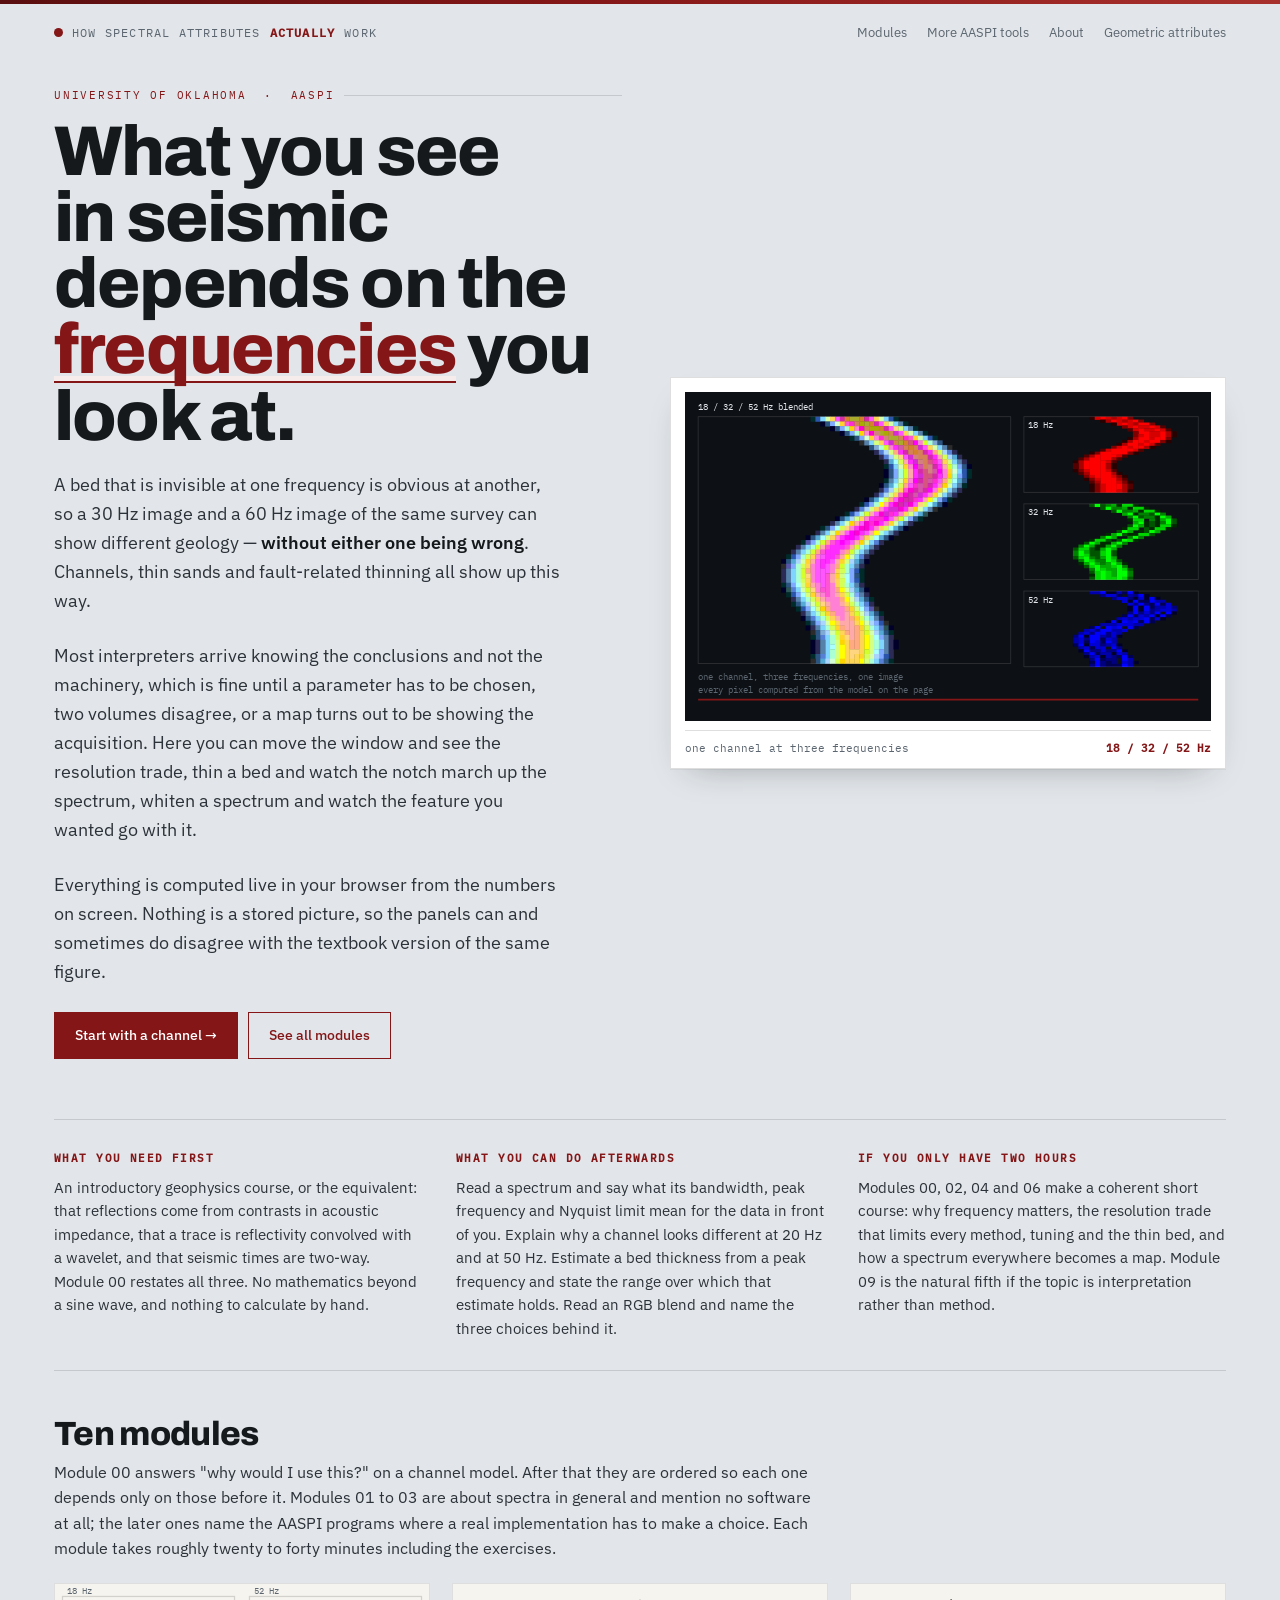
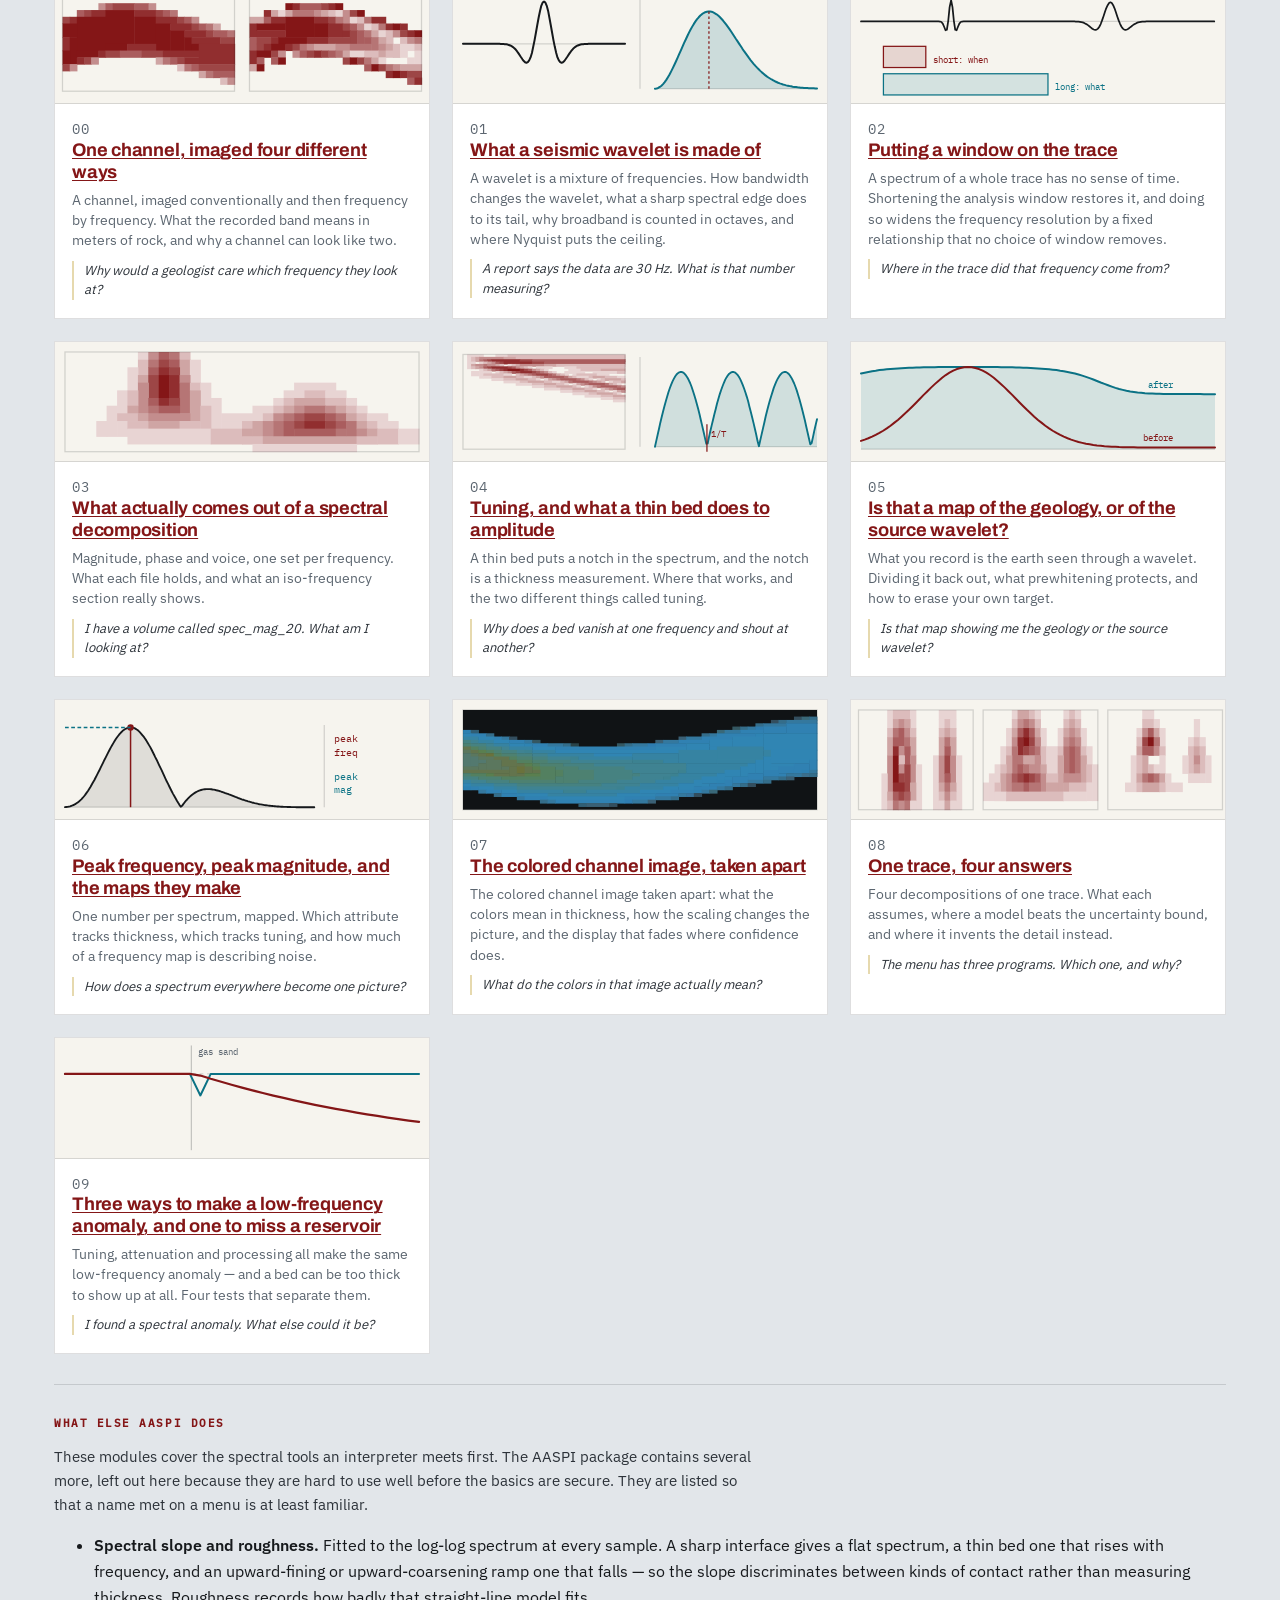
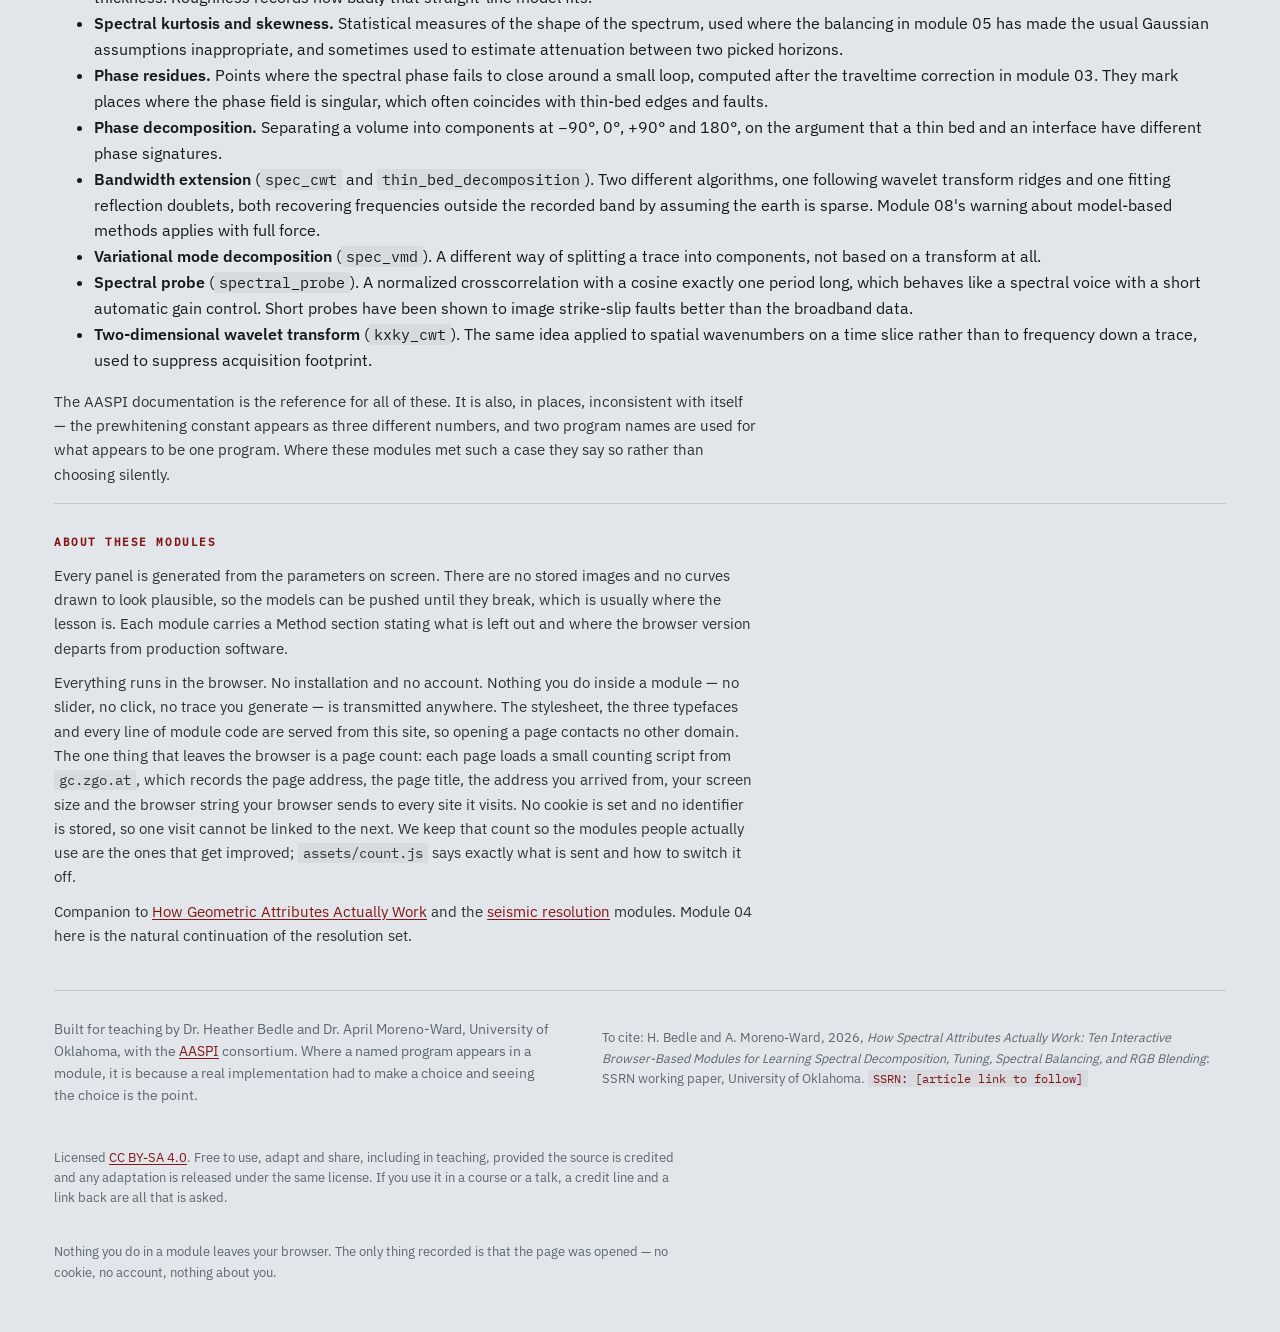
<file: index.html>
<!DOCTYPE html>
<html lang="en">
<head>
<meta charset="utf-8">
<meta name="viewport" content="width=device-width, initial-scale=1">
<title>How Spectral Attributes Actually Work</title>
<meta name="description" content="Interactive teaching modules on spectral decomposition and spectral attributes: what a spectrum is, why time and frequency trade against each other, tuning, spectral balancing, peak frequency, blending, and where a spectral attribute goes wrong. Starts with why frequency matters for mapping a channel.">
<link rel="stylesheet" href="assets/fonts.css">
<link rel="stylesheet" href="assets/style.css">
</head>
<body>

<div class="wrap">
  <header class="masthead">
    <a class="brand" href="index.html"><span class="dot"></span>How spectral attributes <b>actually</b> work</a>
    <nav>
      <a href="#modules">Modules</a>
      <a href="#more">More AASPI tools</a>
      <a href="#about">About</a>
      <a href="https://hbedle-subsurface.github.io/geometric-attributes/">Geometric attributes</a>
    </nav>
  </header>

  <section class="hero">
    <div class="hero-grid">
      <div class="hero-copy">
        <p class="eyebrow">University of Oklahoma &nbsp;·&nbsp; AASPI</p>
        <h1 class="title">What you see in seismic depends on the <em>frequencies</em> you look at.</h1>
        <p class="lede">A bed that is invisible at one frequency is obvious at another, so a 30 Hz image
          and a 60 Hz image of the same survey can show different geology &mdash; <strong>without either
          one being wrong</strong>. Channels, thin sands and fault-related thinning all show up this
          way.</p>
        <p class="lede">Most interpreters arrive knowing the conclusions and not the machinery, which is
          fine until a parameter has to be chosen, two volumes disagree, or a map turns out to be showing
          the acquisition. Here you can move the window and see the resolution trade, thin a bed and watch
          the notch march up the spectrum, whiten a spectrum and watch the feature you wanted go with
          it.</p>
        <p class="lede">Everything is computed live in your browser from the numbers on screen. Nothing
          is a stored picture, so the panels can and sometimes do disagree with the textbook version of
          the same figure.</p>
        <div class="hero-cta">
          <a class="btn" href="modules/why.html">Start with a channel →</a>
          <a class="btn ghost" href="#modules">See all modules</a>
        </div>
      </div>
      <div class="hero-panel">
        <svg viewBox="0 0 640 400" xmlns="http://www.w3.org/2000/svg" role="img" aria-label="A channel imaged at three frequencies and the three combined as an RGB blend"><rect width="640" height="400" fill="#0d1014"/><rect x="152.6" y="30" width="6.3" height="6.2" fill="#002b2b"/><rect x="158.5" y="30" width="6.3" height="6.2" fill="#2b55aa"/><rect x="164.4" y="30" width="6.3" height="6.2" fill="#80d5ff"/><rect x="170.4" y="30" width="6.3" height="6.2" fill="#d5ffaa"/><rect x="176.3" y="30" width="6.3" height="6.2" fill="#ffd555"/><rect x="182.3" y="30" width="6.3" height="6.2" fill="#ff55ff"/><rect x="188.2" y="30" width="6.3" height="6.2" fill="#d52baa"/><rect x="194.1" y="30" width="6.3" height="6.2" fill="#d5802b"/><rect x="200.1" y="30" width="12.3" height="6.2" fill="#aaaa2b"/><rect x="211.9" y="30" width="6.3" height="6.2" fill="#d5802b"/><rect x="217.9" y="30" width="6.3" height="6.2" fill="#d52baa"/><rect x="223.8" y="30" width="6.3" height="6.2" fill="#ff55ff"/><rect x="229.8" y="30" width="6.3" height="6.2" fill="#ffd555"/><rect x="235.7" y="30" width="6.3" height="6.2" fill="#d5ffaa"/><rect x="241.6" y="30" width="6.3" height="6.2" fill="#80d5ff"/><rect x="247.6" y="30" width="6.3" height="6.2" fill="#2b55aa"/><rect x="253.5" y="30" width="6.3" height="6.2" fill="#002b2b"/><rect x="164.4" y="35.8" width="6.3" height="6.2" fill="#00002b"/><rect x="170.4" y="35.8" width="6.3" height="6.2" fill="#2b5580"/><rect x="176.3" y="35.8" width="6.3" height="6.2" fill="#80aaff"/><rect x="182.3" y="35.8" width="6.3" height="6.2" fill="#d5ffd5"/><rect x="188.2" y="35.8" width="6.3" height="6.2" fill="#ffd52b"/><rect x="194.1" y="35.8" width="6.3" height="6.2" fill="#ff55d5"/><rect x="200.1" y="35.8" width="6.3" height="6.2" fill="#ff2bd5"/><rect x="206" y="35.8" width="6.3" height="6.2" fill="#d58055"/><rect x="211.9" y="35.8" width="6.3" height="6.2" fill="#aaaa00"/><rect x="217.9" y="35.8" width="6.3" height="6.2" fill="#aaaa2b"/><rect x="223.8" y="35.8" width="6.3" height="6.2" fill="#d5802b"/><rect x="229.8" y="35.8" width="6.3" height="6.2" fill="#d52baa"/><rect x="235.7" y="35.8" width="6.3" height="6.2" fill="#ff55ff"/><rect x="241.6" y="35.8" width="6.3" height="6.2" fill="#ffd555"/><rect x="247.6" y="35.8" width="6.3" height="6.2" fill="#d5ffaa"/><rect x="253.5" y="35.8" width="6.3" height="6.2" fill="#80d5ff"/><rect x="259.4" y="35.8" width="6.3" height="6.2" fill="#5580aa"/><rect x="265.4" y="35.8" width="6.3" height="6.2" fill="#002b2b"/><rect x="176.3" y="41.5" width="6.3" height="6.2" fill="#00002b"/><rect x="182.3" y="41.5" width="6.3" height="6.2" fill="#2b5580"/><rect x="188.2" y="41.5" width="6.3" height="6.2" fill="#80aaff"/><rect x="194.1" y="41.5" width="6.3" height="6.2" fill="#aaffd5"/><rect x="200.1" y="41.5" width="6.3" height="6.2" fill="#ffd500"/><rect x="206" y="41.5" width="6.3" height="6.2" fill="#ff80d5"/><rect x="211.9" y="41.5" width="6.3" height="6.2" fill="#ff00d5"/><rect x="217.9" y="41.5" width="6.3" height="6.2" fill="#d58055"/><rect x="223.8" y="41.5" width="12.3" height="6.2" fill="#aaaa00"/><rect x="235.7" y="41.5" width="6.3" height="6.2" fill="#d5802b"/><rect x="241.6" y="41.5" width="6.3" height="6.2" fill="#d52baa"/><rect x="247.6" y="41.5" width="6.3" height="6.2" fill="#ff55ff"/><rect x="253.5" y="41.5" width="6.3" height="6.2" fill="#ffd580"/><rect x="259.4" y="41.5" width="6.3" height="6.2" fill="#d5ff80"/><rect x="265.4" y="41.5" width="6.3" height="6.2" fill="#80d5ff"/><rect x="271.3" y="41.5" width="6.3" height="6.2" fill="#5580aa"/><rect x="277.3" y="41.5" width="6.3" height="6.2" fill="#002b2b"/><rect x="188.2" y="47.3" width="6.3" height="6.2" fill="#00002b"/><rect x="194.1" y="47.3" width="6.3" height="6.2" fill="#2b5580"/><rect x="200.1" y="47.3" width="6.3" height="6.2" fill="#80aaff"/><rect x="206" y="47.3" width="6.3" height="6.2" fill="#aaffd5"/><rect x="211.9" y="47.3" width="6.3" height="6.2" fill="#ffd500"/><rect x="217.9" y="47.3" width="6.3" height="6.2" fill="#ff80d5"/><rect x="223.8" y="47.3" width="6.3" height="6.2" fill="#ff00d5"/><rect x="229.8" y="47.3" width="6.3" height="6.2" fill="#d58080"/><rect x="235.7" y="47.3" width="6.3" height="6.2" fill="#aaaa2b"/><rect x="241.6" y="47.3" width="6.3" height="6.2" fill="#aaaa00"/><rect x="247.6" y="47.3" width="6.3" height="6.2" fill="#d58055"/><rect x="253.5" y="47.3" width="6.3" height="6.2" fill="#d52bd5"/><rect x="259.4" y="47.3" width="6.3" height="6.2" fill="#ff55ff"/><rect x="265.4" y="47.3" width="6.3" height="6.2" fill="#ffd555"/><rect x="271.3" y="47.3" width="6.3" height="6.2" fill="#d5ffaa"/><rect x="277.3" y="47.3" width="6.3" height="6.2" fill="#80d5ff"/><rect x="283.2" y="47.3" width="6.3" height="6.2" fill="#5580aa"/><rect x="289.1" y="47.3" width="6.3" height="6.2" fill="#002b2b"/><rect x="200.1" y="53.1" width="6.3" height="6.2" fill="#002b2b"/><rect x="206" y="53.1" width="6.3" height="6.2" fill="#2b5580"/><rect x="211.9" y="53.1" width="6.3" height="6.2" fill="#80aaff"/><rect x="217.9" y="53.1" width="6.3" height="6.2" fill="#d5ffd5"/><rect x="223.8" y="53.1" width="6.3" height="6.2" fill="#ffd52b"/><rect x="229.8" y="53.1" width="6.3" height="6.2" fill="#ff80d5"/><rect x="235.7" y="53.1" width="6.3" height="6.2" fill="#ff2bd5"/><rect x="241.6" y="53.1" width="6.3" height="6.2" fill="#d58080"/><rect x="247.6" y="53.1" width="12.3" height="6.2" fill="#aaaa2b"/><rect x="259.4" y="53.1" width="6.3" height="6.2" fill="#d58055"/><rect x="265.4" y="53.1" width="6.3" height="6.2" fill="#ff2bd5"/><rect x="271.3" y="53.1" width="6.3" height="6.2" fill="#ff55d5"/><rect x="277.3" y="53.1" width="6.3" height="6.2" fill="#ffd52b"/><rect x="283.2" y="53.1" width="6.3" height="6.2" fill="#d5ffaa"/><rect x="289.1" y="53.1" width="6.3" height="6.2" fill="#80d5ff"/><rect x="295.1" y="53.1" width="6.3" height="6.2" fill="#2b55aa"/><rect x="301" y="53.1" width="6.3" height="6.2" fill="#002b2b"/><rect x="211.9" y="58.8" width="6.3" height="6.2" fill="#2b2b2b"/><rect x="217.9" y="58.8" width="6.3" height="6.2" fill="#5580aa"/><rect x="223.8" y="58.8" width="6.3" height="6.2" fill="#80d5ff"/><rect x="229.8" y="58.8" width="6.3" height="6.2" fill="#d5ff80"/><rect x="235.7" y="58.8" width="6.3" height="6.2" fill="#ffd555"/><rect x="241.6" y="58.8" width="6.3" height="6.2" fill="#ff55ff"/><rect x="247.6" y="58.8" width="6.3" height="6.2" fill="#d52bd5"/><rect x="253.5" y="58.8" width="6.3" height="6.2" fill="#d58055"/><rect x="259.4" y="58.8" width="6.3" height="6.2" fill="#aaaa2b"/><rect x="265.4" y="58.8" width="6.3" height="6.2" fill="#d5802b"/><rect x="271.3" y="58.8" width="6.3" height="6.2" fill="#d55580"/><rect x="277.3" y="58.8" width="6.3" height="6.2" fill="#ff00ff"/><rect x="283.2" y="58.8" width="6.3" height="6.2" fill="#ff80d5"/><rect x="289.1" y="58.8" width="6.3" height="6.2" fill="#d5ff2b"/><rect x="295.1" y="58.8" width="6.3" height="6.2" fill="#aaffd5"/><rect x="301" y="58.8" width="6.3" height="6.2" fill="#80aad5"/><rect x="306.9" y="58.8" width="6.3" height="6.2" fill="#2b5580"/><rect x="223.8" y="64.6" width="6.3" height="6.2" fill="#2b5580"/><rect x="229.8" y="64.6" width="6.3" height="6.2" fill="#80aad5"/><rect x="235.7" y="64.6" width="6.3" height="6.2" fill="#aaffd5"/><rect x="241.6" y="64.6" width="6.3" height="6.2" fill="#d5ff2b"/><rect x="247.6" y="64.6" width="6.3" height="6.2" fill="#ff80d5"/><rect x="253.5" y="64.6" width="6.3" height="6.2" fill="#ff2bff"/><rect x="259.4" y="64.6" width="6.3" height="6.2" fill="#d555aa"/><rect x="265.4" y="64.6" width="6.3" height="6.2" fill="#d58055"/><rect x="271.3" y="64.6" width="6.3" height="6.2" fill="#d5802b"/><rect x="277.3" y="64.6" width="6.3" height="6.2" fill="#d58055"/><rect x="283.2" y="64.6" width="6.3" height="6.2" fill="#d52bd5"/><rect x="289.1" y="64.6" width="6.3" height="6.2" fill="#ff55ff"/><rect x="295.1" y="64.6" width="6.3" height="6.2" fill="#ffd555"/><rect x="301" y="64.6" width="6.3" height="6.2" fill="#d5ffaa"/><rect x="306.9" y="64.6" width="6.3" height="6.2" fill="#80d5ff"/><rect x="312.9" y="64.6" width="6.3" height="6.2" fill="#5580aa"/><rect x="318.8" y="64.6" width="6.3" height="6.2" fill="#2b2b2b"/><rect x="229.8" y="70.4" width="6.3" height="6.2" fill="#2b2b55"/><rect x="235.7" y="70.4" width="6.3" height="6.2" fill="#5580d5"/><rect x="241.6" y="70.4" width="6.3" height="6.2" fill="#aad5ff"/><rect x="247.6" y="70.4" width="6.3" height="6.2" fill="#d5ff80"/><rect x="253.5" y="70.4" width="6.3" height="6.2" fill="#ffaa80"/><rect x="259.4" y="70.4" width="6.3" height="6.2" fill="#ff2bff"/><rect x="265.4" y="70.4" width="6.3" height="6.2" fill="#d52baa"/><rect x="271.3" y="70.4" width="6.3" height="6.2" fill="#d58055"/><rect x="277.3" y="70.4" width="6.3" height="6.2" fill="#d5802b"/><rect x="283.2" y="70.4" width="6.3" height="11.9" fill="#d58055"/><rect x="289.1" y="70.4" width="6.3" height="6.2" fill="#d52baa"/><rect x="295.1" y="70.4" width="6.3" height="6.2" fill="#ff2bff"/><rect x="301" y="70.4" width="6.3" height="6.2" fill="#ffaa80"/><rect x="306.9" y="70.4" width="6.3" height="6.2" fill="#d5ff55"/><rect x="312.9" y="70.4" width="6.3" height="6.2" fill="#aad5ff"/><rect x="318.8" y="70.4" width="6.3" height="6.2" fill="#5580d5"/><rect x="324.8" y="70.4" width="6.3" height="6.2" fill="#2b2b55"/><rect x="235.7" y="76.2" width="6.3" height="6.2" fill="#2b2b55"/><rect x="241.6" y="76.2" width="6.3" height="6.2" fill="#5580d5"/><rect x="247.6" y="76.2" width="6.3" height="6.2" fill="#aad5ff"/><rect x="253.5" y="76.2" width="6.3" height="6.2" fill="#d5ff80"/><rect x="259.4" y="76.2" width="6.3" height="6.2" fill="#ffd580"/><rect x="265.4" y="76.2" width="6.3" height="6.2" fill="#ff55ff"/><rect x="271.3" y="76.2" width="6.3" height="6.2" fill="#d52bd5"/><rect x="277.3" y="76.2" width="6.3" height="6.2" fill="#d58080"/><rect x="289.1" y="76.2" width="6.3" height="17.7" fill="#d58055"/><rect x="295.1" y="76.2" width="6.3" height="6.2" fill="#d52baa"/><rect x="301" y="76.2" width="6.3" height="6.2" fill="#ff2bff"/><rect x="306.9" y="76.2" width="6.3" height="6.2" fill="#ffaaaa"/><rect x="312.9" y="76.2" width="6.3" height="6.2" fill="#d5ff55"/><rect x="318.8" y="76.2" width="6.3" height="6.2" fill="#aad5ff"/><rect x="324.8" y="76.2" width="6.3" height="6.2" fill="#55aad5"/><rect x="330.7" y="76.2" width="6.3" height="6.2" fill="#2b2b55"/><rect x="241.6" y="81.9" width="6.3" height="6.2" fill="#2b2b55"/><rect x="247.6" y="81.9" width="6.3" height="6.2" fill="#55aad5"/><rect x="253.5" y="81.9" width="6.3" height="6.2" fill="#aaffff"/><rect x="259.4" y="81.9" width="6.3" height="6.2" fill="#d5ff55"/><rect x="265.4" y="81.9" width="6.3" height="6.2" fill="#ffaaaa"/><rect x="271.3" y="81.9" width="6.3" height="6.2" fill="#ff2bff"/><rect x="277.3" y="81.9" width="6.3" height="6.2" fill="#d52bd5"/><rect x="283.2" y="81.9" width="6.3" height="6.2" fill="#d58080"/><rect x="295.1" y="81.9" width="6.3" height="6.2" fill="#d55580"/><rect x="301" y="81.9" width="6.3" height="6.2" fill="#ff2bd5"/><rect x="306.9" y="81.9" width="6.3" height="6.2" fill="#ff55ff"/><rect x="312.9" y="81.9" width="6.3" height="6.2" fill="#ffd555"/><rect x="318.8" y="81.9" width="6.3" height="6.2" fill="#d5ff80"/><rect x="324.8" y="81.9" width="6.3" height="6.2" fill="#80d5ff"/><rect x="330.7" y="81.9" width="6.3" height="6.2" fill="#5580aa"/><rect x="336.6" y="81.9" width="6.3" height="6.2" fill="#2b2b55"/><rect x="241.6" y="87.7" width="6.3" height="6.2" fill="#002b2b"/><rect x="247.6" y="87.7" width="6.3" height="6.2" fill="#2b55aa"/><rect x="253.5" y="87.7" width="6.3" height="6.2" fill="#80d5ff"/><rect x="259.4" y="87.7" width="6.3" height="6.2" fill="#d5ffaa"/><rect x="265.4" y="87.7" width="6.3" height="6.2" fill="#ffd52b"/><rect x="271.3" y="87.7" width="6.3" height="6.2" fill="#ff80d5"/><rect x="277.3" y="87.7" width="6.3" height="6.2" fill="#ff00ff"/><rect x="283.2" y="87.7" width="6.3" height="6.2" fill="#d555aa"/><rect x="295.1" y="87.7" width="6.3" height="11.9" fill="#d58080"/><rect x="301" y="87.7" width="6.3" height="6.2" fill="#d52baa"/><rect x="306.9" y="87.7" width="6.3" height="6.2" fill="#ff2bff"/><rect x="312.9" y="87.7" width="6.3" height="6.2" fill="#ffaaaa"/><rect x="318.8" y="87.7" width="6.3" height="6.2" fill="#d5ff2b"/><rect x="324.8" y="87.7" width="6.3" height="6.2" fill="#aaffd5"/><rect x="330.7" y="87.7" width="6.3" height="6.2" fill="#80aaff"/><rect x="336.6" y="87.7" width="6.3" height="6.2" fill="#2b5580"/><rect x="342.6" y="87.7" width="6.3" height="6.2" fill="#00002b"/><rect x="241.6" y="93.5" width="6.3" height="11.9" fill="#00002b"/><rect x="247.6" y="93.5" width="6.3" height="11.9" fill="#2b5580"/><rect x="253.5" y="93.5" width="6.3" height="11.9" fill="#80aaff"/><rect x="259.4" y="93.5" width="6.3" height="11.9" fill="#aaffd5"/><rect x="265.4" y="93.5" width="6.3" height="11.9" fill="#d5ff2b"/><rect x="271.3" y="93.5" width="6.3" height="11.9" fill="#ffaaaa"/><rect x="277.3" y="93.5" width="6.3" height="11.9" fill="#ff2bff"/><rect x="283.2" y="93.5" width="6.3" height="6.2" fill="#d52baa"/><rect x="289.1" y="93.5" width="6.3" height="23.5" fill="#d55580"/><rect x="301" y="93.5" width="6.3" height="6.2" fill="#d555aa"/><rect x="306.9" y="93.5" width="6.3" height="6.2" fill="#ff00ff"/><rect x="312.9" y="93.5" width="6.3" height="11.9" fill="#ff80d5"/><rect x="318.8" y="93.5" width="6.3" height="6.2" fill="#ffd52b"/><rect x="324.8" y="93.5" width="6.3" height="6.2" fill="#d5ffd5"/><rect x="330.7" y="93.5" width="6.3" height="6.2" fill="#80d5ff"/><rect x="336.6" y="93.5" width="6.3" height="11.9" fill="#2b55aa"/><rect x="342.6" y="93.5" width="6.3" height="11.9" fill="#002b2b"/><rect x="283.2" y="99.2" width="6.3" height="6.2" fill="#d52bd5"/><rect x="295.1" y="99.2" width="6.3" height="6.2" fill="#d55580"/><rect x="301" y="99.2" width="6.3" height="6.2" fill="#d52baa"/><rect x="306.9" y="99.2" width="6.3" height="6.2" fill="#ff2bff"/><rect x="318.8" y="99.2" width="6.3" height="6.2" fill="#ffd500"/><rect x="324.8" y="99.2" width="6.3" height="6.2" fill="#aaffd5"/><rect x="330.7" y="99.2" width="6.3" height="6.2" fill="#80aaff"/><rect x="241.6" y="105" width="6.3" height="6.2" fill="#002b2b"/><rect x="247.6" y="105" width="6.3" height="6.2" fill="#5580aa"/><rect x="253.5" y="105" width="6.3" height="6.2" fill="#80d5ff"/><rect x="259.4" y="105" width="6.3" height="6.2" fill="#d5ffaa"/><rect x="265.4" y="105" width="6.3" height="6.2" fill="#ffd52b"/><rect x="271.3" y="105" width="6.3" height="6.2" fill="#ff80d5"/><rect x="277.3" y="105" width="6.3" height="6.2" fill="#ff00ff"/><rect x="283.2" y="105" width="6.3" height="6.2" fill="#d52baa"/><rect x="295.1" y="105" width="6.3" height="6.2" fill="#d555aa"/><rect x="301" y="105" width="6.3" height="6.2" fill="#ff2bd5"/><rect x="306.9" y="105" width="6.3" height="6.2" fill="#ff55ff"/><rect x="312.9" y="105" width="6.3" height="6.2" fill="#ffaa80"/><rect x="318.8" y="105" width="6.3" height="6.2" fill="#d5ff55"/><rect x="324.8" y="105" width="6.3" height="6.2" fill="#aaffff"/><rect x="330.7" y="105" width="6.3" height="6.2" fill="#55aad5"/><rect x="336.6" y="105" width="6.3" height="6.2" fill="#2b5580"/><rect x="235.7" y="110.8" width="6.3" height="6.2" fill="#00002b"/><rect x="241.6" y="110.8" width="6.3" height="6.2" fill="#2b5580"/><rect x="247.6" y="110.8" width="6.3" height="6.2" fill="#55aad5"/><rect x="253.5" y="110.8" width="6.3" height="6.2" fill="#aaffff"/><rect x="259.4" y="110.8" width="6.3" height="6.2" fill="#d5ff55"/><rect x="265.4" y="110.8" width="6.3" height="6.2" fill="#ffaa80"/><rect x="271.3" y="110.8" width="6.3" height="6.2" fill="#ff55ff"/><rect x="277.3" y="110.8" width="6.3" height="6.2" fill="#ff2bd5"/><rect x="283.2" y="110.8" width="6.3" height="11.9" fill="#d555aa"/><rect x="295.1" y="110.8" width="6.3" height="6.2" fill="#d52baa"/><rect x="301" y="110.8" width="6.3" height="6.2" fill="#ff2bff"/><rect x="306.9" y="110.8" width="6.3" height="6.2" fill="#ff80d5"/><rect x="312.9" y="110.8" width="6.3" height="6.2" fill="#ffd500"/><rect x="318.8" y="110.8" width="6.3" height="6.2" fill="#d5ffaa"/><rect x="324.8" y="110.8" width="6.3" height="6.2" fill="#80d5ff"/><rect x="330.7" y="110.8" width="6.3" height="6.2" fill="#5580aa"/><rect x="336.6" y="110.8" width="6.3" height="6.2" fill="#002b2b"/><rect x="235.7" y="116.5" width="6.3" height="6.2" fill="#2b2b55"/><rect x="241.6" y="116.5" width="6.3" height="6.2" fill="#5580d5"/><rect x="247.6" y="116.5" width="6.3" height="6.2" fill="#aad5ff"/><rect x="253.5" y="116.5" width="6.3" height="6.2" fill="#d5ff80"/><rect x="259.4" y="116.5" width="6.3" height="6.2" fill="#ffd555"/><rect x="265.4" y="116.5" width="6.3" height="6.2" fill="#ff55d5"/><rect x="271.3" y="116.5" width="6.3" height="6.2" fill="#ff00d5"/><rect x="277.3" y="116.5" width="6.3" height="6.2" fill="#d52baa"/><rect x="289.1" y="116.5" width="6.3" height="6.2" fill="#d52baa"/><rect x="295.1" y="116.5" width="6.3" height="6.2" fill="#ff00ff"/><rect x="301" y="116.5" width="6.3" height="6.2" fill="#ff80d5"/><rect x="306.9" y="116.5" width="6.3" height="6.2" fill="#ffd52b"/><rect x="312.9" y="116.5" width="6.3" height="6.2" fill="#d5ffaa"/><rect x="318.8" y="116.5" width="6.3" height="6.2" fill="#80d5ff"/><rect x="324.8" y="116.5" width="6.3" height="6.2" fill="#5580aa"/><rect x="330.7" y="116.5" width="6.3" height="6.2" fill="#2b2b55"/><rect x="229.8" y="122.3" width="6.3" height="6.2" fill="#2b2b55"/><rect x="235.7" y="122.3" width="6.3" height="6.2" fill="#5580d5"/><rect x="241.6" y="122.3" width="6.3" height="6.2" fill="#aad5ff"/><rect x="247.6" y="122.3" width="6.3" height="6.2" fill="#d5ff80"/><rect x="253.5" y="122.3" width="6.3" height="6.2" fill="#ffd555"/><rect x="259.4" y="122.3" width="6.3" height="6.2" fill="#ff55d5"/><rect x="265.4" y="122.3" width="6.3" height="6.2" fill="#ff00d5"/><rect x="271.3" y="122.3" width="6.3" height="11.9" fill="#d52baa"/><rect x="277.3" y="122.3" width="6.3" height="6.2" fill="#d555aa"/><rect x="283.2" y="122.3" width="6.3" height="6.2" fill="#d52bd5"/><rect x="289.1" y="122.3" width="6.3" height="6.2" fill="#ff2bff"/><rect x="295.1" y="122.3" width="6.3" height="6.2" fill="#ff80d5"/><rect x="301" y="122.3" width="6.3" height="6.2" fill="#ffd52b"/><rect x="306.9" y="122.3" width="6.3" height="6.2" fill="#d5ffaa"/><rect x="312.9" y="122.3" width="6.3" height="6.2" fill="#80d5ff"/><rect x="318.8" y="122.3" width="6.3" height="6.2" fill="#5580aa"/><rect x="324.8" y="122.3" width="6.3" height="6.2" fill="#2b2b55"/><rect x="217.9" y="128.1" width="6.3" height="6.2" fill="#00002b"/><rect x="223.8" y="128.1" width="6.3" height="6.2" fill="#2b5580"/><rect x="229.8" y="128.1" width="6.3" height="6.2" fill="#55aad5"/><rect x="235.7" y="128.1" width="6.3" height="6.2" fill="#aaffff"/><rect x="241.6" y="128.1" width="6.3" height="6.2" fill="#d5ff55"/><rect x="247.6" y="128.1" width="6.3" height="6.2" fill="#ffaa80"/><rect x="253.5" y="128.1" width="6.3" height="6.2" fill="#ff55ff"/><rect x="259.4" y="128.1" width="6.3" height="6.2" fill="#ff00d5"/><rect x="265.4" y="128.1" width="6.3" height="6.2" fill="#d52baa"/><rect x="277.3" y="128.1" width="6.3" height="6.2" fill="#ff2bd5"/><rect x="283.2" y="128.1" width="6.3" height="6.2" fill="#ff2bff"/><rect x="289.1" y="128.1" width="6.3" height="6.2" fill="#ffaaaa"/><rect x="295.1" y="128.1" width="6.3" height="6.2" fill="#ffff00"/><rect x="301" y="128.1" width="6.3" height="6.2" fill="#aaffd5"/><rect x="306.9" y="128.1" width="6.3" height="6.2" fill="#80aaff"/><rect x="312.9" y="128.1" width="6.3" height="6.2" fill="#2b55aa"/><rect x="318.8" y="128.1" width="6.3" height="6.2" fill="#002b2b"/><rect x="211.9" y="133.8" width="6.3" height="6.2" fill="#002b2b"/><rect x="217.9" y="133.8" width="6.3" height="6.2" fill="#2b55aa"/><rect x="223.8" y="133.8" width="6.3" height="6.2" fill="#80aaff"/><rect x="229.8" y="133.8" width="6.3" height="6.2" fill="#aaffd5"/><rect x="235.7" y="133.8" width="6.3" height="6.2" fill="#ffff00"/><rect x="241.6" y="133.8" width="6.3" height="6.2" fill="#ffaaaa"/><rect x="247.6" y="133.8" width="6.3" height="6.2" fill="#ff2bff"/><rect x="253.5" y="133.8" width="6.3" height="6.2" fill="#ff00d5"/><rect x="259.4" y="133.8" width="6.3" height="6.2" fill="#d52baa"/><rect x="265.4" y="133.8" width="6.3" height="6.2" fill="#d52bd5"/><rect x="271.3" y="133.8" width="6.3" height="6.2" fill="#ff00d5"/><rect x="277.3" y="133.8" width="6.3" height="6.2" fill="#ff55ff"/><rect x="283.2" y="133.8" width="6.3" height="6.2" fill="#ffd580"/><rect x="289.1" y="133.8" width="6.3" height="6.2" fill="#d5ff55"/><rect x="295.1" y="133.8" width="6.3" height="6.2" fill="#aaffff"/><rect x="301" y="133.8" width="6.3" height="6.2" fill="#55aad5"/><rect x="306.9" y="133.8" width="6.3" height="6.2" fill="#2b5580"/><rect x="312.9" y="133.8" width="6.3" height="6.2" fill="#00002b"/><rect x="206" y="139.6" width="6.3" height="6.2" fill="#2b2b55"/><rect x="211.9" y="139.6" width="6.3" height="6.2" fill="#5580d5"/><rect x="217.9" y="139.6" width="6.3" height="6.2" fill="#aad5ff"/><rect x="223.8" y="139.6" width="6.3" height="6.2" fill="#d5ff80"/><rect x="229.8" y="139.6" width="6.3" height="6.2" fill="#ffd555"/><rect x="235.7" y="139.6" width="6.3" height="6.2" fill="#ff80d5"/><rect x="241.6" y="139.6" width="6.3" height="6.2" fill="#ff2bff"/><rect x="247.6" y="139.6" width="12.3" height="6.2" fill="#d52bd5"/><rect x="259.4" y="139.6" width="6.3" height="6.2" fill="#ff00d5"/><rect x="265.4" y="139.6" width="6.3" height="6.2" fill="#ff2bff"/><rect x="271.3" y="139.6" width="6.3" height="6.2" fill="#ffaaaa"/><rect x="277.3" y="139.6" width="6.3" height="6.2" fill="#ffd500"/><rect x="283.2" y="139.6" width="6.3" height="6.2" fill="#d5ffaa"/><rect x="289.1" y="139.6" width="6.3" height="6.2" fill="#80d5ff"/><rect x="295.1" y="139.6" width="6.3" height="6.2" fill="#5580aa"/><rect x="301" y="139.6" width="6.3" height="6.2" fill="#2b2b2b"/><rect x="194.1" y="145.4" width="6.3" height="6.2" fill="#002b2b"/><rect x="200.1" y="145.4" width="6.3" height="6.2" fill="#2b55aa"/><rect x="206" y="145.4" width="6.3" height="6.2" fill="#80aaff"/><rect x="211.9" y="145.4" width="6.3" height="6.2" fill="#aaffd5"/><rect x="217.9" y="145.4" width="6.3" height="6.2" fill="#d5ff2b"/><rect x="223.8" y="145.4" width="6.3" height="6.2" fill="#ffaaaa"/><rect x="229.8" y="145.4" width="6.3" height="6.2" fill="#ff55ff"/><rect x="235.7" y="145.4" width="6.3" height="6.2" fill="#ff00d5"/><rect x="241.6" y="145.4" width="6.3" height="6.2" fill="#d52bd5"/><rect x="247.6" y="145.4" width="6.3" height="6.2" fill="#ff2bd5"/><rect x="253.5" y="145.4" width="6.3" height="6.2" fill="#ff2bff"/><rect x="259.4" y="145.4" width="6.3" height="6.2" fill="#ff80d5"/><rect x="265.4" y="145.4" width="6.3" height="6.2" fill="#ffd555"/><rect x="271.3" y="145.4" width="6.3" height="6.2" fill="#d5ff80"/><rect x="277.3" y="145.4" width="6.3" height="6.2" fill="#aad5ff"/><rect x="283.2" y="145.4" width="6.3" height="6.2" fill="#55aad5"/><rect x="289.1" y="145.4" width="6.3" height="6.2" fill="#2b5555"/><rect x="182.3" y="151.2" width="6.3" height="6.2" fill="#00002b"/><rect x="188.2" y="151.2" width="6.3" height="6.2" fill="#2b5580"/><rect x="194.1" y="151.2" width="6.3" height="6.2" fill="#55aad5"/><rect x="200.1" y="151.2" width="6.3" height="6.2" fill="#aad5ff"/><rect x="206" y="151.2" width="6.3" height="6.2" fill="#d5ff80"/><rect x="211.9" y="151.2" width="6.3" height="6.2" fill="#ffd555"/><rect x="217.9" y="151.2" width="6.3" height="6.2" fill="#ff80d5"/><rect x="223.8" y="151.2" width="6.3" height="6.2" fill="#ff2bff"/><rect x="229.8" y="151.2" width="12.3" height="6.2" fill="#ff2bd5"/><rect x="241.6" y="151.2" width="6.3" height="6.2" fill="#ff00ff"/><rect x="247.6" y="151.2" width="6.3" height="6.2" fill="#ff55ff"/><rect x="253.5" y="151.2" width="6.3" height="6.2" fill="#ffaaaa"/><rect x="259.4" y="151.2" width="6.3" height="6.2" fill="#d5ff2b"/><rect x="265.4" y="151.2" width="6.3" height="6.2" fill="#aaffd5"/><rect x="271.3" y="151.2" width="6.3" height="6.2" fill="#80aaff"/><rect x="277.3" y="151.2" width="6.3" height="6.2" fill="#2b5580"/><rect x="283.2" y="151.2" width="6.3" height="6.2" fill="#002b2b"/><rect x="176.3" y="156.9" width="6.3" height="6.2" fill="#2b2b55"/><rect x="182.3" y="156.9" width="6.3" height="6.2" fill="#5580aa"/><rect x="188.2" y="156.9" width="6.3" height="6.2" fill="#80d5ff"/><rect x="194.1" y="156.9" width="6.3" height="6.2" fill="#d5ffaa"/><rect x="200.1" y="156.9" width="6.3" height="6.2" fill="#ffd500"/><rect x="206" y="156.9" width="6.3" height="6.2" fill="#ffaaaa"/><rect x="211.9" y="156.9" width="6.3" height="6.2" fill="#ff55ff"/><rect x="217.9" y="156.9" width="6.3" height="11.9" fill="#ff00d5"/><rect x="223.8" y="156.9" width="6.3" height="6.2" fill="#ff2bd5"/><rect x="229.8" y="156.9" width="6.3" height="6.2" fill="#ff00d5"/><rect x="235.7" y="156.9" width="6.3" height="6.2" fill="#ff2bff"/><rect x="241.6" y="156.9" width="6.3" height="6.2" fill="#ff80d5"/><rect x="247.6" y="156.9" width="6.3" height="6.2" fill="#ffd52b"/><rect x="253.5" y="156.9" width="6.3" height="6.2" fill="#d5ffaa"/><rect x="259.4" y="156.9" width="6.3" height="6.2" fill="#80d5ff"/><rect x="265.4" y="156.9" width="6.3" height="6.2" fill="#5580aa"/><rect x="271.3" y="156.9" width="6.3" height="6.2" fill="#2b2b55"/><rect x="164.4" y="162.7" width="6.3" height="6.2" fill="#002b2b"/><rect x="170.4" y="162.7" width="6.3" height="6.2" fill="#2b5580"/><rect x="176.3" y="162.7" width="6.3" height="6.2" fill="#80aaff"/><rect x="182.3" y="162.7" width="6.3" height="6.2" fill="#aaffff"/><rect x="188.2" y="162.7" width="6.3" height="6.2" fill="#d5ff55"/><rect x="194.1" y="162.7" width="6.3" height="6.2" fill="#ffd580"/><rect x="200.1" y="162.7" width="6.3" height="6.2" fill="#ff80d5"/><rect x="206" y="162.7" width="6.3" height="6.2" fill="#ff2bff"/><rect x="211.9" y="162.7" width="6.3" height="6.2" fill="#ff00d5"/><rect x="223.8" y="162.7" width="6.3" height="6.2" fill="#ff2bff"/><rect x="229.8" y="162.7" width="6.3" height="6.2" fill="#ff80d5"/><rect x="235.7" y="162.7" width="6.3" height="6.2" fill="#ffd555"/><rect x="241.6" y="162.7" width="6.3" height="6.2" fill="#d5ff55"/><rect x="247.6" y="162.7" width="6.3" height="6.2" fill="#aaffff"/><rect x="253.5" y="162.7" width="6.3" height="6.2" fill="#55aad5"/><rect x="259.4" y="162.7" width="6.3" height="6.2" fill="#2b5580"/><rect x="265.4" y="162.7" width="6.3" height="6.2" fill="#00002b"/><rect x="158.5" y="168.5" width="6.3" height="6.2" fill="#2b2b55"/><rect x="164.4" y="168.5" width="6.3" height="6.2" fill="#5580aa"/><rect x="170.4" y="168.5" width="6.3" height="6.2" fill="#80d5ff"/><rect x="176.3" y="168.5" width="6.3" height="6.2" fill="#d5ffaa"/><rect x="182.3" y="168.5" width="6.3" height="6.2" fill="#ffd500"/><rect x="188.2" y="168.5" width="6.3" height="6.2" fill="#ffaaaa"/><rect x="194.1" y="168.5" width="6.3" height="6.2" fill="#ff55ff"/><rect x="200.1" y="168.5" width="6.3" height="11.9" fill="#ff00ff"/><rect x="206" y="168.5" width="6.3" height="6.2" fill="#ff00d5"/><rect x="211.9" y="168.5" width="6.3" height="6.2" fill="#ff2bff"/><rect x="217.9" y="168.5" width="6.3" height="6.2" fill="#ff55ff"/><rect x="223.8" y="168.5" width="6.3" height="6.2" fill="#ffaaaa"/><rect x="229.8" y="168.5" width="6.3" height="6.2" fill="#ffff00"/><rect x="235.7" y="168.5" width="6.3" height="6.2" fill="#aaffd5"/><rect x="241.6" y="168.5" width="6.3" height="6.2" fill="#80d5ff"/><rect x="247.6" y="168.5" width="6.3" height="6.2" fill="#5580aa"/><rect x="253.5" y="168.5" width="6.3" height="6.2" fill="#2b2b55"/><rect x="146.6" y="174.2" width="6.3" height="6.2" fill="#00002b"/><rect x="152.6" y="174.2" width="6.3" height="6.2" fill="#2b5580"/><rect x="158.5" y="174.2" width="6.3" height="6.2" fill="#55aad5"/><rect x="164.4" y="174.2" width="6.3" height="6.2" fill="#aaffff"/><rect x="170.4" y="174.2" width="6.3" height="6.2" fill="#d5ff80"/><rect x="176.3" y="174.2" width="6.3" height="6.2" fill="#ffd555"/><rect x="182.3" y="174.2" width="6.3" height="6.2" fill="#ff80d5"/><rect x="188.2" y="174.2" width="6.3" height="6.2" fill="#ff2bff"/><rect x="194.1" y="174.2" width="6.3" height="6.2" fill="#ff00ff"/><rect x="206" y="174.2" width="6.3" height="6.2" fill="#ff2bff"/><rect x="211.9" y="174.2" width="6.3" height="6.2" fill="#ff80d5"/><rect x="217.9" y="174.2" width="6.3" height="6.2" fill="#ffd555"/><rect x="223.8" y="174.2" width="6.3" height="6.2" fill="#d5ff80"/><rect x="229.8" y="174.2" width="6.3" height="6.2" fill="#aaffff"/><rect x="235.7" y="174.2" width="6.3" height="6.2" fill="#55aad5"/><rect x="241.6" y="174.2" width="6.3" height="6.2" fill="#2b5580"/><rect x="247.6" y="174.2" width="6.3" height="6.2" fill="#00002b"/><rect x="140.7" y="180" width="6.3" height="6.2" fill="#002b2b"/><rect x="146.6" y="180" width="6.3" height="6.2" fill="#5555aa"/><rect x="152.6" y="180" width="6.3" height="6.2" fill="#80aaff"/><rect x="158.5" y="180" width="6.3" height="6.2" fill="#aaffd5"/><rect x="164.4" y="180" width="6.3" height="6.2" fill="#d5ff2b"/><rect x="170.4" y="180" width="6.3" height="6.2" fill="#ffaa80"/><rect x="176.3" y="180" width="6.3" height="6.2" fill="#ff55d5"/><rect x="182.3" y="180" width="6.3" height="17.7" fill="#ff2bff"/><rect x="188.2" y="180" width="6.3" height="6.2" fill="#ff00ff"/><rect x="194.1" y="180" width="6.3" height="6.2" fill="#ff2bff"/><rect x="200.1" y="180" width="6.3" height="6.2" fill="#ff55ff"/><rect x="206" y="180" width="6.3" height="6.2" fill="#ffaaaa"/><rect x="211.9" y="180" width="6.3" height="6.2" fill="#ffd500"/><rect x="217.9" y="180" width="6.3" height="6.2" fill="#d5ffaa"/><rect x="223.8" y="180" width="6.3" height="6.2" fill="#80d5ff"/><rect x="229.8" y="180" width="6.3" height="6.2" fill="#5580d5"/><rect x="235.7" y="180" width="6.3" height="6.2" fill="#2b2b55"/><rect x="134.8" y="185.8" width="6.3" height="6.2" fill="#2b2b55"/><rect x="140.7" y="185.8" width="6.3" height="6.2" fill="#5580aa"/><rect x="146.6" y="185.8" width="6.3" height="6.2" fill="#80d5ff"/><rect x="152.6" y="185.8" width="6.3" height="6.2" fill="#aaffd5"/><rect x="158.5" y="185.8" width="6.3" height="6.2" fill="#d5ff2b"/><rect x="164.4" y="185.8" width="6.3" height="6.2" fill="#ffaaaa"/><rect x="170.4" y="185.8" width="6.3" height="6.2" fill="#ff55d5"/><rect x="176.3" y="185.8" width="6.3" height="17.7" fill="#ff2bff"/><rect x="188.2" y="185.8" width="6.3" height="6.2" fill="#ff2bff"/><rect x="194.1" y="185.8" width="6.3" height="6.2" fill="#ff55d5"/><rect x="200.1" y="185.8" width="6.3" height="6.2" fill="#ffaaaa"/><rect x="206" y="185.8" width="6.3" height="6.2" fill="#d5ff2b"/><rect x="211.9" y="185.8" width="6.3" height="6.2" fill="#aaffd5"/><rect x="217.9" y="185.8" width="6.3" height="6.2" fill="#80d5ff"/><rect x="223.8" y="185.8" width="6.3" height="6.2" fill="#5580aa"/><rect x="229.8" y="185.8" width="6.3" height="6.2" fill="#2b2b55"/><rect x="128.8" y="191.5" width="6.3" height="6.2" fill="#2b2b55"/><rect x="134.8" y="191.5" width="6.3" height="6.2" fill="#5580aa"/><rect x="140.7" y="191.5" width="6.3" height="6.2" fill="#80d5ff"/><rect x="146.6" y="191.5" width="6.3" height="6.2" fill="#aaffd5"/><rect x="152.6" y="191.5" width="6.3" height="6.2" fill="#d5ff2b"/><rect x="158.5" y="191.5" width="6.3" height="6.2" fill="#ffaa80"/><rect x="164.4" y="191.5" width="6.3" height="6.2" fill="#ff55d5"/><rect x="170.4" y="191.5" width="6.3" height="17.7" fill="#ff2bff"/><rect x="188.2" y="191.5" width="6.3" height="6.2" fill="#ff80d5"/><rect x="194.1" y="191.5" width="6.3" height="6.2" fill="#ffaa80"/><rect x="200.1" y="191.5" width="6.3" height="6.2" fill="#d5ff2b"/><rect x="206" y="191.5" width="6.3" height="6.2" fill="#aaffd5"/><rect x="211.9" y="191.5" width="6.3" height="6.2" fill="#80d5ff"/><rect x="217.9" y="191.5" width="6.3" height="6.2" fill="#5580aa"/><rect x="223.8" y="191.5" width="6.3" height="6.2" fill="#2b2b55"/><rect x="122.9" y="197.3" width="6.3" height="6.2" fill="#002b2b"/><rect x="128.8" y="197.3" width="6.3" height="6.2" fill="#2b55aa"/><rect x="134.8" y="197.3" width="6.3" height="6.2" fill="#80aaff"/><rect x="140.7" y="197.3" width="6.3" height="6.2" fill="#aaffd5"/><rect x="146.6" y="197.3" width="6.3" height="6.2" fill="#d5ff55"/><rect x="152.6" y="197.3" width="6.3" height="6.2" fill="#ffd555"/><rect x="158.5" y="197.3" width="6.3" height="6.2" fill="#ff80d5"/><rect x="164.4" y="197.3" width="6.3" height="6.2" fill="#ff55ff"/><rect x="182.3" y="197.3" width="6.3" height="6.2" fill="#ff55d5"/><rect x="188.2" y="197.3" width="6.3" height="6.2" fill="#ffaaaa"/><rect x="194.1" y="197.3" width="6.3" height="6.2" fill="#ffff00"/><rect x="200.1" y="197.3" width="6.3" height="6.2" fill="#d5ffaa"/><rect x="206" y="197.3" width="6.3" height="6.2" fill="#80d5ff"/><rect x="211.9" y="197.3" width="6.3" height="6.2" fill="#5580d5"/><rect x="217.9" y="197.3" width="6.3" height="6.2" fill="#2b2b55"/><rect x="116.9" y="203.1" width="6.3" height="6.2" fill="#00002b"/><rect x="122.9" y="203.1" width="6.3" height="6.2" fill="#2b5580"/><rect x="128.8" y="203.1" width="6.3" height="6.2" fill="#55aad5"/><rect x="134.8" y="203.1" width="6.3" height="6.2" fill="#aad5ff"/><rect x="140.7" y="203.1" width="6.3" height="6.2" fill="#d5ffaa"/><rect x="146.6" y="203.1" width="6.3" height="6.2" fill="#ffd52b"/><rect x="152.6" y="203.1" width="6.3" height="6.2" fill="#ffaaaa"/><rect x="158.5" y="203.1" width="6.3" height="29.2" fill="#ff55ff"/><rect x="164.4" y="203.1" width="6.3" height="11.9" fill="#ff2bff"/><rect x="176.3" y="203.1" width="6.3" height="6.2" fill="#ff55ff"/><rect x="182.3" y="203.1" width="6.3" height="6.2" fill="#ffaaaa"/><rect x="188.2" y="203.1" width="6.3" height="6.2" fill="#ffd52b"/><rect x="194.1" y="203.1" width="6.3" height="6.2" fill="#d5ff80"/><rect x="200.1" y="203.1" width="6.3" height="6.2" fill="#aad5ff"/><rect x="206" y="203.1" width="6.3" height="6.2" fill="#55aad5"/><rect x="211.9" y="203.1" width="6.3" height="6.2" fill="#2b5580"/><rect x="217.9" y="203.1" width="6.3" height="6.2" fill="#00002b"/><rect x="116.9" y="208.8" width="6.3" height="6.2" fill="#2b2b2b"/><rect x="122.9" y="208.8" width="6.3" height="6.2" fill="#5555aa"/><rect x="128.8" y="208.8" width="6.3" height="6.2" fill="#80aaff"/><rect x="134.8" y="208.8" width="6.3" height="23.5" fill="#aaffd5"/><rect x="140.7" y="208.8" width="6.3" height="6.2" fill="#d5ff55"/><rect x="146.6" y="208.8" width="6.3" height="6.2" fill="#ffd555"/><rect x="152.6" y="208.8" width="6.3" height="23.5" fill="#ff80d5"/><rect x="170.4" y="208.8" width="6.3" height="11.9" fill="#ff55ff"/><rect x="176.3" y="208.8" width="6.3" height="11.9" fill="#ff80d5"/><rect x="182.3" y="208.8" width="6.3" height="6.2" fill="#ffaa80"/><rect x="188.2" y="208.8" width="6.3" height="6.2" fill="#d5ff2b"/><rect x="194.1" y="208.8" width="6.3" height="11.9" fill="#aaffd5"/><rect x="200.1" y="208.8" width="6.3" height="6.2" fill="#80d5ff"/><rect x="206" y="208.8" width="6.3" height="6.2" fill="#5580aa"/><rect x="211.9" y="208.8" width="6.3" height="6.2" fill="#2b2b55"/><rect x="116.9" y="214.6" width="6.3" height="17.7" fill="#2b2b55"/><rect x="122.9" y="214.6" width="6.3" height="17.7" fill="#5580aa"/><rect x="128.8" y="214.6" width="6.3" height="17.7" fill="#80d5ff"/><rect x="140.7" y="214.6" width="6.3" height="11.9" fill="#d5ff2b"/><rect x="146.6" y="214.6" width="6.3" height="6.2" fill="#ffaa80"/><rect x="164.4" y="214.6" width="6.3" height="23.5" fill="#ff55ff"/><rect x="182.3" y="214.6" width="6.3" height="6.2" fill="#ffd555"/><rect x="188.2" y="214.6" width="6.3" height="6.2" fill="#d5ff55"/><rect x="200.1" y="214.6" width="6.3" height="17.7" fill="#80aaff"/><rect x="206" y="214.6" width="6.3" height="6.2" fill="#2b55aa"/><rect x="211.9" y="214.6" width="6.3" height="17.7" fill="#002b2b"/><rect x="146.6" y="220.4" width="6.3" height="6.2" fill="#ffd580"/><rect x="170.4" y="220.4" width="6.3" height="29.2" fill="#ff55d5"/><rect x="176.3" y="220.4" width="6.3" height="11.9" fill="#ffaaaa"/><rect x="182.3" y="220.4" width="6.3" height="6.2" fill="#ffd52b"/><rect x="188.2" y="220.4" width="6.3" height="6.2" fill="#d5ff80"/><rect x="194.1" y="220.4" width="6.3" height="11.9" fill="#aaffff"/><rect x="206" y="220.4" width="6.3" height="6.2" fill="#2b5580"/><rect x="140.7" y="226.2" width="6.3" height="6.2" fill="#d5ff55"/><rect x="146.6" y="226.2" width="6.3" height="6.2" fill="#ffd555"/><rect x="182.3" y="226.2" width="6.3" height="11.9" fill="#ffd555"/><rect x="188.2" y="226.2" width="6.3" height="11.9" fill="#d5ff55"/><rect x="206" y="226.2" width="6.3" height="6.2" fill="#2b55aa"/><rect x="116.9" y="231.9" width="6.3" height="6.2" fill="#002b2b"/><rect x="122.9" y="231.9" width="6.3" height="6.2" fill="#2b5580"/><rect x="128.8" y="231.9" width="6.3" height="6.2" fill="#80aaff"/><rect x="134.8" y="231.9" width="6.3" height="6.2" fill="#aaffff"/><rect x="140.7" y="231.9" width="6.3" height="6.2" fill="#d5ff80"/><rect x="146.6" y="231.9" width="6.3" height="6.2" fill="#ffd52b"/><rect x="152.6" y="231.9" width="6.3" height="6.2" fill="#ffaaaa"/><rect x="158.5" y="231.9" width="6.3" height="11.9" fill="#ff80d5"/><rect x="176.3" y="231.9" width="6.3" height="35" fill="#ff80d5"/><rect x="194.1" y="231.9" width="6.3" height="6.2" fill="#aaffd5"/><rect x="200.1" y="231.9" width="6.3" height="6.2" fill="#80d5ff"/><rect x="206" y="231.9" width="6.3" height="6.2" fill="#5580aa"/><rect x="211.9" y="231.9" width="6.3" height="6.2" fill="#2b2b55"/><rect x="116.9" y="237.7" width="6.3" height="6.2" fill="#00002b"/><rect x="122.9" y="237.7" width="6.3" height="6.2" fill="#2b5555"/><rect x="128.8" y="237.7" width="6.3" height="6.2" fill="#5580d5"/><rect x="134.8" y="237.7" width="6.3" height="6.2" fill="#80d5ff"/><rect x="140.7" y="237.7" width="6.3" height="6.2" fill="#d5ffaa"/><rect x="146.6" y="237.7" width="6.3" height="6.2" fill="#d5ff2b"/><rect x="152.6" y="237.7" width="6.3" height="6.2" fill="#ffd580"/><rect x="164.4" y="237.7" width="6.3" height="6.2" fill="#ff55d5"/><rect x="182.3" y="237.7" width="6.3" height="6.2" fill="#ffaa80"/><rect x="188.2" y="237.7" width="6.3" height="6.2" fill="#ffff00"/><rect x="194.1" y="237.7" width="6.3" height="6.2" fill="#d5ffaa"/><rect x="200.1" y="237.7" width="6.3" height="6.2" fill="#aad5ff"/><rect x="206" y="237.7" width="6.3" height="6.2" fill="#55aad5"/><rect x="211.9" y="237.7" width="6.3" height="6.2" fill="#2b5580"/><rect x="217.9" y="237.7" width="6.3" height="6.2" fill="#00002b"/><rect x="122.9" y="243.5" width="6.3" height="6.2" fill="#002b2b"/><rect x="128.8" y="243.5" width="6.3" height="6.2" fill="#2b55aa"/><rect x="134.8" y="243.5" width="6.3" height="6.2" fill="#80aaff"/><rect x="140.7" y="243.5" width="6.3" height="6.2" fill="#aaffff"/><rect x="146.6" y="243.5" width="6.3" height="6.2" fill="#d5ff80"/><rect x="152.6" y="243.5" width="6.3" height="6.2" fill="#ffd52b"/><rect x="158.5" y="243.5" width="6.3" height="6.2" fill="#ffaaaa"/><rect x="164.4" y="243.5" width="6.3" height="6.2" fill="#ff80d5"/><rect x="182.3" y="243.5" width="6.3" height="6.2" fill="#ffaaaa"/><rect x="188.2" y="243.5" width="6.3" height="6.2" fill="#ffd555"/><rect x="194.1" y="243.5" width="6.3" height="6.2" fill="#d5ff55"/><rect x="200.1" y="243.5" width="6.3" height="6.2" fill="#aaffd5"/><rect x="206" y="243.5" width="6.3" height="6.2" fill="#80aaff"/><rect x="211.9" y="243.5" width="6.3" height="6.2" fill="#5580aa"/><rect x="217.9" y="243.5" width="6.3" height="6.2" fill="#2b2b55"/><rect x="128.8" y="249.2" width="6.3" height="6.2" fill="#2b2b55"/><rect x="134.8" y="249.2" width="6.3" height="6.2" fill="#5580aa"/><rect x="140.7" y="249.2" width="6.3" height="6.2" fill="#80d5ff"/><rect x="146.6" y="249.2" width="6.3" height="6.2" fill="#aaffd5"/><rect x="152.6" y="249.2" width="6.3" height="6.2" fill="#d5ff55"/><rect x="158.5" y="249.2" width="6.3" height="6.2" fill="#ffd555"/><rect x="164.4" y="249.2" width="6.3" height="6.2" fill="#ffaaaa"/><rect x="170.4" y="249.2" width="6.3" height="6.2" fill="#ff80d5"/><rect x="182.3" y="249.2" width="6.3" height="23.5" fill="#ff80d5"/><rect x="188.2" y="249.2" width="6.3" height="6.2" fill="#ffaa80"/><rect x="194.1" y="249.2" width="6.3" height="6.2" fill="#ffff00"/><rect x="200.1" y="249.2" width="6.3" height="6.2" fill="#d5ffaa"/><rect x="206" y="249.2" width="6.3" height="6.2" fill="#aad5ff"/><rect x="211.9" y="249.2" width="6.3" height="6.2" fill="#55aad5"/><rect x="217.9" y="249.2" width="6.3" height="6.2" fill="#2b5580"/><rect x="223.8" y="249.2" width="6.3" height="6.2" fill="#002b2b"/><rect x="128.8" y="255" width="6.3" height="6.2" fill="#002b2b"/><rect x="134.8" y="255" width="6.3" height="6.2" fill="#2b5580"/><rect x="140.7" y="255" width="6.3" height="6.2" fill="#55aad5"/><rect x="146.6" y="255" width="6.3" height="6.2" fill="#aad5ff"/><rect x="152.6" y="255" width="6.3" height="6.2" fill="#d5ffaa"/><rect x="158.5" y="255" width="6.3" height="6.2" fill="#d5ff2b"/><rect x="164.4" y="255" width="6.3" height="6.2" fill="#ffd580"/><rect x="170.4" y="255" width="6.3" height="6.2" fill="#ffaaaa"/><rect x="188.2" y="255" width="6.3" height="6.2" fill="#ffaaaa"/><rect x="194.1" y="255" width="6.3" height="6.2" fill="#ffd555"/><rect x="200.1" y="255" width="6.3" height="6.2" fill="#d5ff55"/><rect x="206" y="255" width="6.3" height="6.2" fill="#aaffd5"/><rect x="211.9" y="255" width="6.3" height="6.2" fill="#80d5ff"/><rect x="217.9" y="255" width="6.3" height="6.2" fill="#5580d5"/><rect x="223.8" y="255" width="6.3" height="6.2" fill="#2b2b55"/><rect x="134.8" y="260.8" width="6.3" height="6.2" fill="#002b2b"/><rect x="140.7" y="260.8" width="6.3" height="6.2" fill="#2b55aa"/><rect x="146.6" y="260.8" width="6.3" height="6.2" fill="#80aaff"/><rect x="152.6" y="260.8" width="6.3" height="6.2" fill="#aaffff"/><rect x="158.5" y="260.8" width="6.3" height="6.2" fill="#d5ff80"/><rect x="164.4" y="260.8" width="6.3" height="6.2" fill="#ffd500"/><rect x="170.4" y="260.8" width="6.3" height="6.2" fill="#ffaa80"/><rect x="188.2" y="260.8" width="6.3" height="17.7" fill="#ff80d5"/><rect x="194.1" y="260.8" width="6.3" height="6.2" fill="#ffaa80"/><rect x="200.1" y="260.8" width="6.3" height="6.2" fill="#ffd52b"/><rect x="206" y="260.8" width="6.3" height="6.2" fill="#d5ff80"/><rect x="211.9" y="260.8" width="6.3" height="6.2" fill="#aaffff"/><rect x="217.9" y="260.8" width="6.3" height="6.2" fill="#80aaff"/><rect x="223.8" y="260.8" width="6.3" height="6.2" fill="#5555aa"/><rect x="229.8" y="260.8" width="6.3" height="6.2" fill="#2b2b2b"/><rect x="140.7" y="266.5" width="6.3" height="6.2" fill="#2b2b55"/><rect x="146.6" y="266.5" width="6.3" height="6.2" fill="#5580aa"/><rect x="152.6" y="266.5" width="6.3" height="6.2" fill="#80d5ff"/><rect x="158.5" y="266.5" width="6.3" height="6.2" fill="#aaffd5"/><rect x="164.4" y="266.5" width="6.3" height="6.2" fill="#d5ff55"/><rect x="170.4" y="266.5" width="6.3" height="6.2" fill="#ffd52b"/><rect x="176.3" y="266.5" width="6.3" height="6.2" fill="#ffaa80"/><rect x="194.1" y="266.5" width="6.3" height="23.5" fill="#ffaaaa"/><rect x="200.1" y="266.5" width="6.3" height="6.2" fill="#ffd555"/><rect x="206" y="266.5" width="6.3" height="6.2" fill="#d5ff2b"/><rect x="211.9" y="266.5" width="6.3" height="6.2" fill="#d5ffaa"/><rect x="217.9" y="266.5" width="6.3" height="6.2" fill="#aad5ff"/><rect x="223.8" y="266.5" width="6.3" height="6.2" fill="#55aad5"/><rect x="229.8" y="266.5" width="6.3" height="6.2" fill="#2b5580"/><rect x="235.7" y="266.5" width="6.3" height="6.2" fill="#002b2b"/><rect x="140.7" y="272.3" width="6.3" height="6.2" fill="#00002b"/><rect x="146.6" y="272.3" width="6.3" height="6.2" fill="#2b5580"/><rect x="152.6" y="272.3" width="6.3" height="6.2" fill="#5580d5"/><rect x="158.5" y="272.3" width="6.3" height="6.2" fill="#80d5ff"/><rect x="164.4" y="272.3" width="6.3" height="6.2" fill="#aaffd5"/><rect x="170.4" y="272.3" width="6.3" height="6.2" fill="#d5ff55"/><rect x="176.3" y="272.3" width="6.3" height="6.2" fill="#ffd555"/><rect x="182.3" y="272.3" width="6.3" height="6.2" fill="#ffaaaa"/><rect x="200.1" y="272.3" width="6.3" height="6.2" fill="#ffaa80"/><rect x="206" y="272.3" width="6.3" height="6.2" fill="#ffd52b"/><rect x="211.9" y="272.3" width="6.3" height="6.2" fill="#d5ff55"/><rect x="217.9" y="272.3" width="6.3" height="6.2" fill="#aaffd5"/><rect x="223.8" y="272.3" width="6.3" height="6.2" fill="#80d5ff"/><rect x="229.8" y="272.3" width="6.3" height="6.2" fill="#5580aa"/><rect x="235.7" y="272.3" width="6.3" height="6.2" fill="#2b2b55"/><rect x="146.6" y="278.1" width="6.3" height="6.2" fill="#002b2b"/><rect x="152.6" y="278.1" width="6.3" height="6.2" fill="#2b5580"/><rect x="158.5" y="278.1" width="6.3" height="6.2" fill="#80aaff"/><rect x="164.4" y="278.1" width="6.3" height="6.2" fill="#aad5ff"/><rect x="170.4" y="278.1" width="6.3" height="6.2" fill="#d5ffaa"/><rect x="176.3" y="278.1" width="6.3" height="6.2" fill="#ffff00"/><rect x="182.3" y="278.1" width="6.3" height="6.2" fill="#ffd555"/><rect x="188.2" y="278.1" width="6.3" height="6.2" fill="#ffaaaa"/><rect x="200.1" y="278.1" width="6.3" height="23.5" fill="#ffaaaa"/><rect x="206" y="278.1" width="6.3" height="6.2" fill="#ffd555"/><rect x="211.9" y="278.1" width="6.3" height="6.2" fill="#ffff00"/><rect x="217.9" y="278.1" width="6.3" height="6.2" fill="#d5ffaa"/><rect x="223.8" y="278.1" width="6.3" height="6.2" fill="#aad5ff"/><rect x="229.8" y="278.1" width="6.3" height="6.2" fill="#80aaff"/><rect x="235.7" y="278.1" width="6.3" height="6.2" fill="#2b55aa"/><rect x="241.6" y="278.1" width="6.3" height="6.2" fill="#2b2b2b"/><rect x="146.6" y="283.8" width="6.3" height="6.2" fill="#00002b"/><rect x="152.6" y="283.8" width="6.3" height="6.2" fill="#2b2b55"/><rect x="158.5" y="283.8" width="6.3" height="6.2" fill="#5580aa"/><rect x="164.4" y="283.8" width="6.3" height="6.2" fill="#80d5ff"/><rect x="170.4" y="283.8" width="6.3" height="6.2" fill="#aaffd5"/><rect x="176.3" y="283.8" width="6.3" height="6.2" fill="#d5ff55"/><rect x="182.3" y="283.8" width="6.3" height="6.2" fill="#ffd52b"/><rect x="188.2" y="283.8" width="6.3" height="6.2" fill="#ffaa80"/><rect x="206" y="283.8" width="6.3" height="29.2" fill="#ffaa80"/><rect x="211.9" y="283.8" width="6.3" height="6.2" fill="#ffd52b"/><rect x="217.9" y="283.8" width="6.3" height="6.2" fill="#d5ff55"/><rect x="223.8" y="283.8" width="6.3" height="6.2" fill="#aaffd5"/><rect x="229.8" y="283.8" width="6.3" height="6.2" fill="#80d5ff"/><rect x="235.7" y="283.8" width="6.3" height="6.2" fill="#5580d5"/><rect x="241.6" y="283.8" width="6.3" height="6.2" fill="#2b5555"/><rect x="247.6" y="283.8" width="6.3" height="6.2" fill="#00002b"/><rect x="152.6" y="289.6" width="6.3" height="6.2" fill="#2b2b2b"/><rect x="158.5" y="289.6" width="6.3" height="11.9" fill="#2b5580"/><rect x="164.4" y="289.6" width="6.3" height="6.2" fill="#80aad5"/><rect x="170.4" y="289.6" width="6.3" height="6.2" fill="#aad5ff"/><rect x="176.3" y="289.6" width="6.3" height="6.2" fill="#d5ffaa"/><rect x="182.3" y="289.6" width="6.3" height="6.2" fill="#d5ff2b"/><rect x="188.2" y="289.6" width="6.3" height="6.2" fill="#ffd555"/><rect x="194.1" y="289.6" width="6.3" height="6.2" fill="#ffaa80"/><rect x="211.9" y="289.6" width="6.3" height="29.2" fill="#ffd555"/><rect x="217.9" y="289.6" width="6.3" height="6.2" fill="#d5ff2b"/><rect x="223.8" y="289.6" width="6.3" height="6.2" fill="#d5ffaa"/><rect x="229.8" y="289.6" width="6.3" height="6.2" fill="#aad5ff"/><rect x="235.7" y="289.6" width="6.3" height="6.2" fill="#55aad5"/><rect x="241.6" y="289.6" width="6.3" height="6.2" fill="#2b5580"/><rect x="247.6" y="289.6" width="6.3" height="6.2" fill="#002b2b"/><rect x="152.6" y="295.4" width="6.3" height="6.2" fill="#002b2b"/><rect x="164.4" y="295.4" width="6.3" height="6.2" fill="#5580d5"/><rect x="170.4" y="295.4" width="6.3" height="29.2" fill="#80d5ff"/><rect x="176.3" y="295.4" width="6.3" height="11.9" fill="#aaffd5"/><rect x="182.3" y="295.4" width="6.3" height="6.2" fill="#d5ff55"/><rect x="188.2" y="295.4" width="6.3" height="6.2" fill="#ffd52b"/><rect x="194.1" y="295.4" width="6.3" height="6.2" fill="#ffd580"/><rect x="217.9" y="295.4" width="6.3" height="17.7" fill="#ffff00"/><rect x="223.8" y="295.4" width="6.3" height="23.5" fill="#d5ff80"/><rect x="229.8" y="295.4" width="6.3" height="6.2" fill="#aaffff"/><rect x="235.7" y="295.4" width="6.3" height="6.2" fill="#80aaff"/><rect x="241.6" y="295.4" width="6.3" height="23.5" fill="#5580aa"/><rect x="247.6" y="295.4" width="6.3" height="29.2" fill="#2b2b55"/><rect x="152.6" y="301.2" width="6.3" height="17.7" fill="#00002b"/><rect x="158.5" y="301.2" width="6.3" height="17.7" fill="#2b2b55"/><rect x="164.4" y="301.2" width="6.3" height="17.7" fill="#5580aa"/><rect x="182.3" y="301.2" width="6.3" height="23.5" fill="#d5ff80"/><rect x="188.2" y="301.2" width="6.3" height="6.2" fill="#ffd500"/><rect x="194.1" y="301.2" width="6.3" height="29.2" fill="#ffd555"/><rect x="200.1" y="301.2" width="6.3" height="11.9" fill="#ffaa80"/><rect x="229.8" y="301.2" width="6.3" height="11.9" fill="#aaffd5"/><rect x="235.7" y="301.2" width="6.3" height="11.9" fill="#80d5ff"/><rect x="253.5" y="301.2" width="6.3" height="11.9" fill="#00002b"/><rect x="176.3" y="306.9" width="6.3" height="6.2" fill="#aaffff"/><rect x="188.2" y="306.9" width="6.3" height="17.7" fill="#ffff00"/><rect x="176.3" y="312.7" width="6.3" height="11.9" fill="#aaffd5"/><rect x="200.1" y="312.7" width="12.3" height="6.2" fill="#ffd580"/><rect x="217.9" y="312.7" width="6.3" height="6.2" fill="#d5ff2b"/><rect x="229.8" y="312.7" width="6.3" height="6.2" fill="#aaffff"/><rect x="235.7" y="312.7" width="6.3" height="11.9" fill="#80aaff"/><rect x="152.6" y="318.5" width="6.3" height="6.2" fill="#002b2b"/><rect x="158.5" y="318.5" width="6.3" height="11.9" fill="#2b5580"/><rect x="164.4" y="318.5" width="6.3" height="6.2" fill="#5580d5"/><rect x="200.1" y="318.5" width="6.3" height="6.2" fill="#ffd580"/><rect x="206" y="318.5" width="6.3" height="11.9" fill="#ffd555"/><rect x="211.9" y="318.5" width="6.3" height="6.2" fill="#ffd52b"/><rect x="217.9" y="318.5" width="6.3" height="6.2" fill="#d5ff55"/><rect x="223.8" y="318.5" width="6.3" height="6.2" fill="#d5ffaa"/><rect x="229.8" y="318.5" width="6.3" height="6.2" fill="#aad5ff"/><rect x="241.6" y="318.5" width="6.3" height="6.2" fill="#2b55aa"/><rect x="152.6" y="324.2" width="6.3" height="6.2" fill="#2b2b2b"/><rect x="164.4" y="324.2" width="6.3" height="6.2" fill="#55aad5"/><rect x="170.4" y="324.2" width="6.3" height="6.2" fill="#aad5ff"/><rect x="176.3" y="324.2" width="6.3" height="6.2" fill="#d5ffd5"/><rect x="182.3" y="324.2" width="6.3" height="6.2" fill="#d5ff55"/><rect x="188.2" y="324.2" width="6.3" height="6.2" fill="#ffd500"/><rect x="200.1" y="324.2" width="6.3" height="6.2" fill="#ffd555"/><rect x="211.9" y="324.2" width="6.3" height="6.2" fill="#ffff00"/><rect x="217.9" y="324.2" width="6.3" height="6.2" fill="#d5ff80"/><rect x="223.8" y="324.2" width="6.3" height="6.2" fill="#aaffd5"/><rect x="229.8" y="324.2" width="6.3" height="6.2" fill="#80d5ff"/><rect x="235.7" y="324.2" width="6.3" height="6.2" fill="#5580d5"/><rect x="241.6" y="324.2" width="6.3" height="6.2" fill="#2b5580"/><rect x="247.6" y="324.2" width="6.3" height="6.2" fill="#002b2b"/><rect x="16" y="30" width="380" height="300" fill="none" stroke="rgba(255,255,255,.14)"/><text x="16" y="22" font-family="IBM Plex Mono, monospace" font-size="11" fill="#E2E6EA">18 / 32 / 52 Hz blended</text><rect x="491.5" y="30" width="7" height="3.9" fill="#2b0000"/><rect x="498.1" y="30" width="7" height="3.9" fill="#d50000"/><rect x="504.8" y="30" width="7" height="3.9" fill="#ff0000"/><rect x="511.4" y="30" width="7" height="3.9" fill="#d50000"/><rect x="518" y="30" width="7" height="3.9" fill="#aa0000"/><rect x="524.6" y="30" width="7" height="11" fill="#d50000"/><rect x="531.3" y="30" width="7" height="3.9" fill="#ff0000"/><rect x="537.9" y="30" width="7" height="3.9" fill="#800000"/><rect x="504.8" y="33.5" width="7" height="3.9" fill="#2b0000"/><rect x="511.4" y="33.5" width="7" height="3.9" fill="#aa0000"/><rect x="518" y="33.5" width="7" height="3.9" fill="#ff0000"/><rect x="531.3" y="33.5" width="7" height="3.9" fill="#aa0000"/><rect x="537.9" y="33.5" width="7" height="11" fill="#d50000"/><rect x="544.5" y="33.5" width="7" height="3.9" fill="#ff0000"/><rect x="551.1" y="33.5" width="7" height="3.9" fill="#800000"/><rect x="518" y="37.1" width="7" height="3.9" fill="#2b0000"/><rect x="531.3" y="37.1" width="7" height="3.9" fill="#ff0000"/><rect x="544.5" y="37.1" width="7" height="3.9" fill="#aa0000"/><rect x="551.1" y="37.1" width="13.7" height="3.9" fill="#ff0000"/><rect x="564.4" y="37.1" width="7" height="3.9" fill="#800000"/><rect x="531.3" y="40.6" width="7" height="3.9" fill="#800000"/><rect x="544.5" y="40.6" width="7" height="3.9" fill="#ff0000"/><rect x="551.1" y="40.6" width="13.7" height="3.9" fill="#d50000"/><rect x="564.4" y="40.6" width="7" height="3.9" fill="#ff0000"/><rect x="571" y="40.6" width="7" height="3.9" fill="#d50000"/><rect x="577.6" y="40.6" width="7" height="3.9" fill="#550000"/><rect x="537.9" y="44.2" width="7" height="3.9" fill="#550000"/><rect x="544.5" y="44.2" width="7" height="3.9" fill="#d50000"/><rect x="551.1" y="44.2" width="7" height="7.5" fill="#ff0000"/><rect x="557.8" y="44.2" width="13.7" height="3.9" fill="#d50000"/><rect x="571" y="44.2" width="7" height="3.9" fill="#ff0000"/><rect x="577.6" y="44.2" width="7" height="3.9" fill="#d50000"/><rect x="584.3" y="44.2" width="7" height="3.9" fill="#550000"/><rect x="544.5" y="47.7" width="7" height="7.5" fill="#800000"/><rect x="557.8" y="47.7" width="7" height="11" fill="#ff0000"/><rect x="564.4" y="47.7" width="13.7" height="7.5" fill="#d50000"/><rect x="577.6" y="47.7" width="7" height="11" fill="#ff0000"/><rect x="584.3" y="47.7" width="7" height="7.5" fill="#aa0000"/><rect x="590.9" y="47.7" width="7" height="7.5" fill="#2b0000"/><rect x="551.1" y="51.2" width="7" height="3.9" fill="#d50000"/><rect x="537.9" y="54.8" width="7" height="3.9" fill="#2b0000"/><rect x="544.5" y="54.8" width="7" height="3.9" fill="#aa0000"/><rect x="551.1" y="54.8" width="7" height="7.5" fill="#ff0000"/><rect x="564.4" y="54.8" width="7" height="3.9" fill="#d50000"/><rect x="571" y="54.8" width="7" height="7.5" fill="#ff0000"/><rect x="584.3" y="54.8" width="7" height="3.9" fill="#800000"/><rect x="531.3" y="58.3" width="7" height="3.9" fill="#2b0000"/><rect x="537.9" y="58.3" width="7" height="3.9" fill="#aa0000"/><rect x="544.5" y="58.3" width="7" height="11" fill="#ff0000"/><rect x="557.8" y="58.3" width="7" height="3.9" fill="#d50000"/><rect x="564.4" y="58.3" width="7" height="3.9" fill="#ff0000"/><rect x="577.6" y="58.3" width="7" height="3.9" fill="#800000"/><rect x="584.3" y="58.3" width="7" height="3.9" fill="#2b0000"/><rect x="524.6" y="61.8" width="7" height="3.9" fill="#2b0000"/><rect x="531.3" y="61.8" width="7" height="3.9" fill="#aa0000"/><rect x="537.9" y="61.8" width="7" height="3.9" fill="#ff0000"/><rect x="551.1" y="61.8" width="7" height="3.9" fill="#d50000"/><rect x="557.8" y="61.8" width="7" height="3.9" fill="#ff0000"/><rect x="564.4" y="61.8" width="7" height="3.9" fill="#d50000"/><rect x="571" y="61.8" width="7" height="3.9" fill="#550000"/><rect x="518" y="65.4" width="7" height="3.9" fill="#800000"/><rect x="524.6" y="65.4" width="7" height="3.9" fill="#d50000"/><rect x="531.3" y="65.4" width="7" height="11" fill="#ff0000"/><rect x="537.9" y="65.4" width="7" height="3.9" fill="#d50000"/><rect x="551.1" y="65.4" width="7" height="3.9" fill="#ff0000"/><rect x="557.8" y="65.4" width="7" height="3.9" fill="#aa0000"/><rect x="564.4" y="65.4" width="7" height="3.9" fill="#2b0000"/><rect x="504.8" y="68.9" width="7" height="3.9" fill="#550000"/><rect x="511.4" y="68.9" width="7" height="3.9" fill="#d50000"/><rect x="518" y="68.9" width="13.7" height="7.5" fill="#ff0000"/><rect x="537.9" y="68.9" width="7" height="3.9" fill="#ff0000"/><rect x="544.5" y="68.9" width="7" height="3.9" fill="#d50000"/><rect x="551.1" y="68.9" width="7" height="3.9" fill="#550000"/><rect x="491.5" y="72.5" width="7" height="3.9" fill="#2b0000"/><rect x="498.1" y="72.5" width="7" height="3.9" fill="#800000"/><rect x="504.8" y="72.5" width="13.7" height="11" fill="#ff0000"/><rect x="537.9" y="72.5" width="7" height="3.9" fill="#800000"/><rect x="544.5" y="72.5" width="7" height="3.9" fill="#2b0000"/><rect x="484.9" y="76" width="7" height="3.9" fill="#550000"/><rect x="491.5" y="76" width="7" height="3.9" fill="#aa0000"/><rect x="498.1" y="76" width="7" height="28.7" fill="#ff0000"/><rect x="518" y="76" width="7" height="3.9" fill="#ff0000"/><rect x="524.6" y="76" width="7" height="3.9" fill="#d50000"/><rect x="531.3" y="76" width="7" height="3.9" fill="#550000"/><rect x="478.3" y="79.5" width="7" height="3.9" fill="#550000"/><rect x="484.9" y="79.5" width="7" height="3.9" fill="#aa0000"/><rect x="491.5" y="79.5" width="7" height="21.6" fill="#ff0000"/><rect x="518" y="79.5" width="7" height="3.9" fill="#aa0000"/><rect x="524.6" y="79.5" width="7" height="3.9" fill="#550000"/><rect x="471.6" y="83.1" width="7" height="3.9" fill="#2b0000"/><rect x="478.3" y="83.1" width="7" height="11" fill="#aa0000"/><rect x="484.9" y="83.1" width="7" height="11" fill="#ff0000"/><rect x="504.8" y="83.1" width="7" height="28.7" fill="#ff0000"/><rect x="511.4" y="83.1" width="7" height="3.9" fill="#d50000"/><rect x="518" y="83.1" width="7" height="3.9" fill="#550000"/><rect x="471.6" y="86.6" width="7" height="7.5" fill="#550000"/><rect x="511.4" y="86.6" width="7" height="7.5" fill="#aa0000"/><rect x="518" y="86.6" width="7" height="7.5" fill="#2b0000"/><rect x="471.6" y="93.7" width="7" height="3.9" fill="#2b0000"/><rect x="478.3" y="93.7" width="7" height="3.9" fill="#800000"/><rect x="484.9" y="93.7" width="7" height="3.9" fill="#d50000"/><rect x="511.4" y="93.7" width="7" height="3.9" fill="#d50000"/><rect x="518" y="93.7" width="7" height="3.9" fill="#550000"/><rect x="478.3" y="97.2" width="7" height="3.9" fill="#550000"/><rect x="484.9" y="97.2" width="7" height="3.9" fill="#aa0000"/><rect x="511.4" y="97.2" width="7" height="25.2" fill="#ff0000"/><rect x="518" y="97.2" width="7" height="3.9" fill="#aa0000"/><rect x="524.6" y="97.2" width="7" height="3.9" fill="#2b0000"/><rect x="484.9" y="100.8" width="7" height="3.9" fill="#800000"/><rect x="491.5" y="100.8" width="7" height="3.9" fill="#d50000"/><rect x="518" y="100.8" width="7" height="3.9" fill="#d50000"/><rect x="524.6" y="100.8" width="7" height="3.9" fill="#800000"/><rect x="531.3" y="100.8" width="7" height="3.9" fill="#2b0000"/><rect x="484.9" y="104.3" width="7" height="3.9" fill="#2b0000"/><rect x="491.5" y="104.3" width="7" height="3.9" fill="#800000"/><rect x="498.1" y="104.3" width="7" height="3.9" fill="#d50000"/><rect x="518" y="104.3" width="7" height="18.1" fill="#ff0000"/><rect x="524.6" y="104.3" width="7" height="3.9" fill="#aa0000"/><rect x="531.3" y="104.3" width="7" height="3.9" fill="#550000"/><rect x="491.5" y="107.8" width="7" height="3.9" fill="#550000"/><rect x="498.1" y="107.8" width="7" height="3.9" fill="#aa0000"/><rect x="524.6" y="107.8" width="7" height="3.9" fill="#d50000"/><rect x="531.3" y="107.8" width="7" height="3.9" fill="#800000"/><rect x="537.9" y="107.8" width="7" height="3.9" fill="#2b0000"/><rect x="491.5" y="111.4" width="7" height="11" fill="#2b0000"/><rect x="498.1" y="111.4" width="7" height="11" fill="#800000"/><rect x="504.8" y="111.4" width="7" height="11" fill="#d50000"/><rect x="524.6" y="111.4" width="7" height="7.5" fill="#ff0000"/><rect x="531.3" y="111.4" width="7" height="11" fill="#aa0000"/><rect x="537.9" y="111.4" width="7" height="7.5" fill="#550000"/><rect x="524.6" y="118.5" width="7" height="3.9" fill="#d50000"/><rect x="537.9" y="118.5" width="7" height="3.9" fill="#2b0000"/><rect x="412" y="30" width="212" height="92" fill="none" stroke="rgba(255,255,255,.14)"/><text x="417" y="44" font-family="IBM Plex Mono, monospace" font-size="11" fill="#E2E6EA">18 Hz</text><rect x="491.5" y="136" width="7" height="3.9" fill="#005500"/><rect x="498.1" y="136" width="7" height="3.9" fill="#00ff00"/><rect x="504.8" y="136" width="7" height="7.5" fill="#005500"/><rect x="511.4" y="136" width="7" height="3.9" fill="#008000"/><rect x="518" y="136" width="7" height="3.9" fill="#00aa00"/><rect x="524.6" y="136" width="7" height="3.9" fill="#002b00"/><rect x="531.3" y="136" width="13.7" height="3.9" fill="#00d500"/><rect x="544.5" y="136" width="7" height="3.9" fill="#002b00"/><rect x="511.4" y="139.5" width="7" height="3.9" fill="#00ff00"/><rect x="518" y="139.5" width="13.7" height="3.9" fill="#008000"/><rect x="531.3" y="139.5" width="7" height="3.9" fill="#00aa00"/><rect x="537.9" y="139.5" width="7" height="3.9" fill="#002b00"/><rect x="544.5" y="139.5" width="13.7" height="3.9" fill="#00d500"/><rect x="557.8" y="139.5" width="7" height="3.9" fill="#002b00"/><rect x="518" y="143.1" width="7" height="3.9" fill="#005500"/><rect x="524.6" y="143.1" width="7" height="3.9" fill="#00ff00"/><rect x="531.3" y="143.1" width="13.7" height="3.9" fill="#008000"/><rect x="544.5" y="143.1" width="7" height="3.9" fill="#00aa00"/><rect x="551.1" y="143.1" width="7" height="3.9" fill="#002b00"/><rect x="557.8" y="143.1" width="13.7" height="3.9" fill="#00d500"/><rect x="571" y="143.1" width="7" height="3.9" fill="#002b00"/><rect x="531.3" y="146.6" width="7" height="3.9" fill="#00aa00"/><rect x="537.9" y="146.6" width="7" height="3.9" fill="#00ff00"/><rect x="544.5" y="146.6" width="7" height="3.9" fill="#002b00"/><rect x="551.1" y="146.6" width="13.7" height="3.9" fill="#008000"/><rect x="564.4" y="146.6" width="7" height="3.9" fill="#005500"/><rect x="571" y="146.6" width="7" height="3.9" fill="#00ff00"/><rect x="577.6" y="146.6" width="7" height="3.9" fill="#008000"/><rect x="537.9" y="150.2" width="7" height="3.9" fill="#008000"/><rect x="544.5" y="150.2" width="7" height="3.9" fill="#00ff00"/><rect x="551.1" y="150.2" width="7" height="3.9" fill="#005500"/><rect x="557.8" y="150.2" width="13.7" height="3.9" fill="#008000"/><rect x="571" y="150.2" width="7" height="14.6" fill="#002b00"/><rect x="577.6" y="150.2" width="7" height="3.9" fill="#00ff00"/><rect x="584.3" y="150.2" width="7" height="3.9" fill="#00aa00"/><rect x="537.9" y="153.7" width="7" height="3.9" fill="#002b00"/><rect x="544.5" y="153.7" width="13.7" height="3.9" fill="#00d500"/><rect x="564.4" y="153.7" width="7" height="3.9" fill="#008000"/><rect x="577.6" y="153.7" width="7" height="3.9" fill="#00aa00"/><rect x="584.3" y="153.7" width="7" height="7.5" fill="#00ff00"/><rect x="590.9" y="153.7" width="7" height="7.5" fill="#005500"/><rect x="544.5" y="157.2" width="7" height="3.9" fill="#00aa00"/><rect x="551.1" y="157.2" width="7" height="3.9" fill="#00ff00"/><rect x="557.8" y="157.2" width="7" height="7.5" fill="#002b00"/><rect x="564.4" y="157.2" width="7" height="7.5" fill="#005500"/><rect x="577.6" y="157.2" width="7" height="3.9" fill="#008000"/><rect x="537.9" y="160.8" width="7" height="3.9" fill="#005500"/><rect x="544.5" y="160.8" width="7" height="3.9" fill="#00ff00"/><rect x="551.1" y="160.8" width="7" height="3.9" fill="#00aa00"/><rect x="577.6" y="160.8" width="13.7" height="3.9" fill="#00d500"/><rect x="590.9" y="160.8" width="7" height="3.9" fill="#002b00"/><rect x="531.3" y="164.3" width="7" height="3.9" fill="#002b00"/><rect x="537.9" y="164.3" width="13.7" height="3.9" fill="#00d500"/><rect x="557.8" y="164.3" width="7" height="7.5" fill="#005500"/><rect x="564.4" y="164.3" width="7" height="3.9" fill="#002b00"/><rect x="571" y="164.3" width="13.7" height="3.9" fill="#00d500"/><rect x="584.3" y="164.3" width="7" height="3.9" fill="#002b00"/><rect x="524.6" y="167.8" width="7" height="3.9" fill="#005500"/><rect x="531.3" y="167.8" width="7" height="3.9" fill="#00ff00"/><rect x="537.9" y="167.8" width="7" height="3.9" fill="#00aa00"/><rect x="551.1" y="167.8" width="7" height="3.9" fill="#002b00"/><rect x="564.4" y="167.8" width="7" height="3.9" fill="#00ff00"/><rect x="571" y="167.8" width="7" height="3.9" fill="#00aa00"/><rect x="511.4" y="171.4" width="7" height="3.9" fill="#002b00"/><rect x="518" y="171.4" width="7" height="7.5" fill="#00aa00"/><rect x="524.6" y="171.4" width="7" height="3.9" fill="#00ff00"/><rect x="531.3" y="171.4" width="7" height="3.9" fill="#005500"/><rect x="537.9" y="171.4" width="13.7" height="3.9" fill="#002b00"/><rect x="551.1" y="171.4" width="13.7" height="3.9" fill="#00d500"/><rect x="564.4" y="171.4" width="7" height="3.9" fill="#005500"/><rect x="504.8" y="174.9" width="7" height="3.9" fill="#008000"/><rect x="511.4" y="174.9" width="7" height="3.9" fill="#00ff00"/><rect x="537.9" y="174.9" width="7" height="3.9" fill="#008000"/><rect x="544.5" y="174.9" width="7" height="3.9" fill="#00ff00"/><rect x="551.1" y="174.9" width="7" height="3.9" fill="#008000"/><rect x="491.5" y="178.5" width="7" height="3.9" fill="#002b00"/><rect x="498.1" y="178.5" width="13.7" height="3.9" fill="#00d500"/><rect x="511.4" y="178.5" width="7" height="3.9" fill="#005500"/><rect x="524.6" y="178.5" width="7" height="3.9" fill="#005500"/><rect x="531.3" y="178.5" width="7" height="3.9" fill="#00ff00"/><rect x="537.9" y="178.5" width="7" height="3.9" fill="#00d500"/><rect x="544.5" y="178.5" width="7" height="3.9" fill="#002b00"/><rect x="484.9" y="182" width="7" height="3.9" fill="#005500"/><rect x="491.5" y="182" width="7" height="3.9" fill="#00ff00"/><rect x="498.1" y="182" width="7" height="3.9" fill="#00aa00"/><rect x="504.8" y="182" width="13.7" height="3.9" fill="#002b00"/><rect x="518" y="182" width="7" height="3.9" fill="#00aa00"/><rect x="524.6" y="182" width="7" height="3.9" fill="#00ff00"/><rect x="531.3" y="182" width="7" height="3.9" fill="#008000"/><rect x="478.3" y="185.5" width="7" height="3.9" fill="#008000"/><rect x="484.9" y="185.5" width="7" height="3.9" fill="#00ff00"/><rect x="491.5" y="185.5" width="7" height="3.9" fill="#00aa00"/><rect x="498.1" y="185.5" width="13.7" height="3.9" fill="#002b00"/><rect x="511.4" y="185.5" width="7" height="3.9" fill="#00aa00"/><rect x="518" y="185.5" width="7" height="3.9" fill="#00ff00"/><rect x="524.6" y="185.5" width="7" height="3.9" fill="#008000"/><rect x="471.6" y="189.1" width="7" height="3.9" fill="#005500"/><rect x="478.3" y="189.1" width="13.7" height="3.9" fill="#00d500"/><rect x="491.5" y="189.1" width="7" height="11" fill="#005500"/><rect x="498.1" y="189.1" width="7" height="3.9" fill="#002b00"/><rect x="504.8" y="189.1" width="7" height="3.9" fill="#00aa00"/><rect x="511.4" y="189.1" width="7" height="18.1" fill="#00ff00"/><rect x="518" y="189.1" width="7" height="3.9" fill="#00aa00"/><rect x="471.6" y="192.6" width="7" height="7.5" fill="#008000"/><rect x="478.3" y="192.6" width="7" height="7.5" fill="#00ff00"/><rect x="484.9" y="192.6" width="7" height="3.9" fill="#00aa00"/><rect x="498.1" y="192.6" width="7" height="11" fill="#005500"/><rect x="504.8" y="192.6" width="7" height="7.5" fill="#00d500"/><rect x="518" y="192.6" width="7" height="7.5" fill="#005500"/><rect x="484.9" y="196.2" width="7" height="3.9" fill="#00d500"/><rect x="471.6" y="199.7" width="7" height="3.9" fill="#005500"/><rect x="478.3" y="199.7" width="7" height="3.9" fill="#00d500"/><rect x="484.9" y="199.7" width="7" height="7.5" fill="#00ff00"/><rect x="491.5" y="199.7" width="7" height="3.9" fill="#008000"/><rect x="504.8" y="199.7" width="7" height="3.9" fill="#00aa00"/><rect x="518" y="199.7" width="7" height="3.9" fill="#00aa00"/><rect x="478.3" y="203.2" width="7" height="3.9" fill="#008000"/><rect x="491.5" y="203.2" width="7" height="3.9" fill="#00d500"/><rect x="498.1" y="203.2" width="13.7" height="3.9" fill="#008000"/><rect x="518" y="203.2" width="7" height="3.9" fill="#00d500"/><rect x="524.6" y="203.2" width="7" height="3.9" fill="#005500"/><rect x="478.3" y="206.8" width="7" height="3.9" fill="#002b00"/><rect x="484.9" y="206.8" width="7" height="3.9" fill="#00aa00"/><rect x="491.5" y="206.8" width="7" height="3.9" fill="#00ff00"/><rect x="498.1" y="206.8" width="7" height="3.9" fill="#00aa00"/><rect x="504.8" y="206.8" width="7" height="3.9" fill="#008000"/><rect x="511.4" y="206.8" width="7" height="11" fill="#00aa00"/><rect x="518" y="206.8" width="7" height="3.9" fill="#00ff00"/><rect x="524.6" y="206.8" width="7" height="3.9" fill="#00aa00"/><rect x="531.3" y="206.8" width="7" height="3.9" fill="#002b00"/><rect x="484.9" y="210.3" width="7" height="3.9" fill="#005500"/><rect x="491.5" y="210.3" width="7" height="3.9" fill="#00d500"/><rect x="498.1" y="210.3" width="7" height="7.5" fill="#00ff00"/><rect x="504.8" y="210.3" width="7" height="3.9" fill="#00aa00"/><rect x="518" y="210.3" width="7" height="3.9" fill="#00d500"/><rect x="524.6" y="210.3" width="7" height="18.1" fill="#00ff00"/><rect x="531.3" y="210.3" width="7" height="3.9" fill="#008000"/><rect x="491.5" y="213.8" width="7" height="3.9" fill="#008000"/><rect x="504.8" y="213.8" width="7" height="3.9" fill="#00d500"/><rect x="518" y="213.8" width="7" height="11" fill="#00aa00"/><rect x="531.3" y="213.8" width="7" height="3.9" fill="#00d500"/><rect x="537.9" y="213.8" width="7" height="3.9" fill="#005500"/><rect x="491.5" y="217.4" width="7" height="3.9" fill="#005500"/><rect x="498.1" y="217.4" width="7" height="11" fill="#00d500"/><rect x="504.8" y="217.4" width="7" height="11" fill="#00ff00"/><rect x="511.4" y="217.4" width="7" height="11" fill="#00d500"/><rect x="531.3" y="217.4" width="7" height="7.5" fill="#00ff00"/><rect x="537.9" y="217.4" width="7" height="7.5" fill="#008000"/><rect x="491.5" y="220.9" width="7" height="3.9" fill="#002b00"/><rect x="491.5" y="224.5" width="7" height="3.9" fill="#005500"/><rect x="518" y="224.5" width="7" height="3.9" fill="#00d500"/><rect x="531.3" y="224.5" width="7" height="3.9" fill="#00d500"/><rect x="537.9" y="224.5" width="7" height="3.9" fill="#005500"/><rect x="412" y="136" width="212" height="92" fill="none" stroke="rgba(255,255,255,.14)"/><text x="417" y="150" font-family="IBM Plex Mono, monospace" font-size="11" fill="#E2E6EA">32 Hz</text><rect x="491.5" y="242" width="13.7" height="3.9" fill="#0000aa"/><rect x="504.8" y="242" width="7" height="3.9" fill="#0000ff"/><rect x="511.4" y="242" width="13.7" height="3.9" fill="#00002b"/><rect x="524.6" y="242" width="7" height="3.9" fill="#0000aa"/><rect x="531.3" y="242" width="7" height="3.9" fill="#000055"/><rect x="537.9" y="242" width="7" height="3.9" fill="#0000ff"/><rect x="544.5" y="242" width="7" height="3.9" fill="#00002b"/><rect x="504.8" y="245.5" width="7" height="3.9" fill="#000080"/><rect x="511.4" y="245.5" width="13.7" height="3.9" fill="#0000d5"/><rect x="524.6" y="245.5" width="7" height="3.9" fill="#000055"/><rect x="537.9" y="245.5" width="7" height="3.9" fill="#0000aa"/><rect x="544.5" y="245.5" width="7" height="3.9" fill="#000080"/><rect x="551.1" y="245.5" width="7" height="3.9" fill="#0000ff"/><rect x="557.8" y="245.5" width="7" height="7.5" fill="#00002b"/><rect x="518" y="249.1" width="7" height="3.9" fill="#000080"/><rect x="524.6" y="249.1" width="13.7" height="3.9" fill="#0000d5"/><rect x="537.9" y="249.1" width="7" height="3.9" fill="#000080"/><rect x="544.5" y="249.1" width="7" height="3.9" fill="#00002b"/><rect x="551.1" y="249.1" width="7" height="3.9" fill="#0000d5"/><rect x="564.4" y="249.1" width="7" height="7.5" fill="#0000ff"/><rect x="571" y="249.1" width="7" height="3.9" fill="#00002b"/><rect x="531.3" y="252.6" width="7" height="3.9" fill="#0000d5"/><rect x="537.9" y="252.6" width="7" height="3.9" fill="#00002b"/><rect x="544.5" y="252.6" width="7" height="3.9" fill="#0000ff"/><rect x="551.1" y="252.6" width="13.7" height="3.9" fill="#000055"/><rect x="571" y="252.6" width="13.7" height="3.9" fill="#0000aa"/><rect x="537.9" y="256.2" width="7" height="3.9" fill="#0000d5"/><rect x="544.5" y="256.2" width="7" height="3.9" fill="#000080"/><rect x="551.1" y="256.2" width="7" height="3.9" fill="#0000ff"/><rect x="557.8" y="256.2" width="7" height="3.9" fill="#000080"/><rect x="564.4" y="256.2" width="7" height="7.5" fill="#000055"/><rect x="571" y="256.2" width="7" height="3.9" fill="#0000ff"/><rect x="577.6" y="256.2" width="7" height="3.9" fill="#000055"/><rect x="584.3" y="256.2" width="7" height="11" fill="#0000d5"/><rect x="537.9" y="259.7" width="7" height="7.5" fill="#00002b"/><rect x="544.5" y="259.7" width="7" height="11" fill="#0000ff"/><rect x="551.1" y="259.7" width="7" height="7.5" fill="#00002b"/><rect x="557.8" y="259.7" width="7" height="7.5" fill="#0000ff"/><rect x="571" y="259.7" width="13.7" height="3.9" fill="#0000aa"/><rect x="590.9" y="259.7" width="7" height="3.9" fill="#000080"/><rect x="564.4" y="263.2" width="7" height="7.5" fill="#000080"/><rect x="571" y="263.2" width="7" height="3.9" fill="#0000aa"/><rect x="577.6" y="263.2" width="7" height="3.9" fill="#0000d5"/><rect x="590.9" y="263.2" width="7" height="3.9" fill="#0000aa"/><rect x="537.9" y="266.8" width="7" height="3.9" fill="#000080"/><rect x="551.1" y="266.8" width="7" height="3.9" fill="#000080"/><rect x="557.8" y="266.8" width="7" height="3.9" fill="#0000d5"/><rect x="571" y="266.8" width="7" height="3.9" fill="#0000ff"/><rect x="584.3" y="266.8" width="7" height="3.9" fill="#0000ff"/><rect x="590.9" y="266.8" width="7" height="3.9" fill="#00002b"/><rect x="531.3" y="270.3" width="7" height="3.9" fill="#000055"/><rect x="537.9" y="270.3" width="7" height="3.9" fill="#0000ff"/><rect x="544.5" y="270.3" width="7" height="3.9" fill="#000055"/><rect x="551.1" y="270.3" width="7" height="7.5" fill="#0000d5"/><rect x="557.8" y="270.3" width="7" height="3.9" fill="#0000aa"/><rect x="564.4" y="270.3" width="7" height="3.9" fill="#0000ff"/><rect x="571" y="270.3" width="7" height="3.9" fill="#00002b"/><rect x="577.6" y="270.3" width="7" height="3.9" fill="#0000ff"/><rect x="584.3" y="270.3" width="7" height="3.9" fill="#000055"/><rect x="524.6" y="273.8" width="7" height="3.9" fill="#0000aa"/><rect x="531.3" y="273.8" width="7" height="3.9" fill="#0000d5"/><rect x="537.9" y="273.8" width="7" height="3.9" fill="#0000aa"/><rect x="544.5" y="273.8" width="7" height="3.9" fill="#0000d5"/><rect x="557.8" y="273.8" width="7" height="7.5" fill="#0000ff"/><rect x="564.4" y="273.8" width="7" height="7.5" fill="#000055"/><rect x="571" y="273.8" width="7" height="3.9" fill="#0000d5"/><rect x="577.6" y="273.8" width="7" height="3.9" fill="#00002b"/><rect x="511.4" y="277.4" width="7" height="3.9" fill="#00002b"/><rect x="518" y="277.4" width="7" height="3.9" fill="#0000ff"/><rect x="524.6" y="277.4" width="7" height="3.9" fill="#00002b"/><rect x="531.3" y="277.4" width="7" height="3.9" fill="#0000ff"/><rect x="537.9" y="277.4" width="7" height="7.5" fill="#0000d5"/><rect x="544.5" y="277.4" width="7" height="3.9" fill="#0000ff"/><rect x="551.1" y="277.4" width="7" height="3.9" fill="#000055"/><rect x="504.8" y="280.9" width="20.3" height="3.9" fill="#0000aa"/><rect x="524.6" y="280.9" width="13.7" height="3.9" fill="#0000d5"/><rect x="544.5" y="280.9" width="13.7" height="3.9" fill="#0000aa"/><rect x="491.5" y="284.5" width="7" height="3.9" fill="#000055"/><rect x="498.1" y="284.5" width="7" height="3.9" fill="#0000ff"/><rect x="511.4" y="284.5" width="7" height="7.5" fill="#0000ff"/><rect x="518" y="284.5" width="7" height="3.9" fill="#0000d5"/><rect x="524.6" y="284.5" width="7" height="3.9" fill="#0000ff"/><rect x="537.9" y="284.5" width="7" height="3.9" fill="#0000ff"/><rect x="544.5" y="284.5" width="7" height="3.9" fill="#000055"/><rect x="484.9" y="288" width="7" height="3.9" fill="#0000aa"/><rect x="491.5" y="288" width="7" height="3.9" fill="#0000d5"/><rect x="498.1" y="288" width="7" height="3.9" fill="#000080"/><rect x="504.8" y="288" width="7" height="7.5" fill="#0000ff"/><rect x="518" y="288" width="13.7" height="3.9" fill="#0000aa"/><rect x="531.3" y="288" width="7" height="3.9" fill="#0000d5"/><rect x="478.3" y="291.5" width="7" height="3.9" fill="#0000aa"/><rect x="484.9" y="291.5" width="7" height="3.9" fill="#0000d5"/><rect x="491.5" y="291.5" width="7" height="3.9" fill="#000080"/><rect x="498.1" y="291.5" width="7" height="11" fill="#0000ff"/><rect x="511.4" y="291.5" width="7" height="7.5" fill="#000080"/><rect x="518" y="291.5" width="7" height="7.5" fill="#0000d5"/><rect x="524.6" y="291.5" width="7" height="3.9" fill="#0000aa"/><rect x="471.6" y="295.1" width="7" height="3.9" fill="#000080"/><rect x="478.3" y="295.1" width="7" height="3.9" fill="#0000ff"/><rect x="484.9" y="295.1" width="7" height="3.9" fill="#00002b"/><rect x="491.5" y="295.1" width="7" height="11" fill="#0000ff"/><rect x="504.8" y="295.1" width="7" height="3.9" fill="#0000aa"/><rect x="524.6" y="295.1" width="7" height="3.9" fill="#00002b"/><rect x="471.6" y="298.6" width="7" height="7.5" fill="#0000aa"/><rect x="478.3" y="298.6" width="7" height="7.5" fill="#0000d5"/><rect x="484.9" y="298.6" width="7" height="3.9" fill="#000080"/><rect x="504.8" y="298.6" width="7" height="7.5" fill="#000055"/><rect x="511.4" y="298.6" width="7" height="3.9" fill="#0000d5"/><rect x="518" y="298.6" width="7" height="7.5" fill="#0000aa"/><rect x="484.9" y="302.2" width="7" height="3.9" fill="#000055"/><rect x="498.1" y="302.2" width="7" height="11" fill="#0000d5"/><rect x="511.4" y="302.2" width="7" height="3.9" fill="#0000ff"/><rect x="471.6" y="305.7" width="7" height="3.9" fill="#000055"/><rect x="478.3" y="305.7" width="7" height="3.9" fill="#0000ff"/><rect x="484.9" y="305.7" width="7" height="3.9" fill="#00002b"/><rect x="491.5" y="305.7" width="7" height="3.9" fill="#0000d5"/><rect x="504.8" y="305.7" width="7" height="3.9" fill="#000080"/><rect x="511.4" y="305.7" width="7" height="3.9" fill="#0000aa"/><rect x="518" y="305.7" width="7" height="3.9" fill="#0000d5"/><rect x="524.6" y="305.7" width="7" height="3.9" fill="#00002b"/><rect x="478.3" y="309.2" width="7" height="3.9" fill="#0000aa"/><rect x="484.9" y="309.2" width="7" height="3.9" fill="#0000d5"/><rect x="491.5" y="309.2" width="7" height="3.9" fill="#000055"/><rect x="504.8" y="309.2" width="7" height="7.5" fill="#0000d5"/><rect x="518" y="309.2" width="7" height="3.9" fill="#0000ff"/><rect x="524.6" y="309.2" width="7" height="3.9" fill="#000080"/><rect x="478.3" y="312.8" width="7" height="3.9" fill="#00002b"/><rect x="484.9" y="312.8" width="7" height="3.9" fill="#0000ff"/><rect x="491.5" y="312.8" width="13.7" height="3.9" fill="#000080"/><rect x="511.4" y="312.8" width="13.7" height="3.9" fill="#000080"/><rect x="524.6" y="312.8" width="7" height="3.9" fill="#0000ff"/><rect x="531.3" y="312.8" width="7" height="3.9" fill="#00002b"/><rect x="484.9" y="316.3" width="7" height="3.9" fill="#000080"/><rect x="491.5" y="316.3" width="7" height="3.9" fill="#0000ff"/><rect x="498.1" y="316.3" width="7" height="3.9" fill="#000055"/><rect x="504.8" y="316.3" width="13.7" height="3.9" fill="#0000aa"/><rect x="518" y="316.3" width="7" height="3.9" fill="#00002b"/><rect x="524.6" y="316.3" width="7" height="3.9" fill="#0000d5"/><rect x="531.3" y="316.3" width="7" height="3.9" fill="#0000aa"/><rect x="484.9" y="319.8" width="7" height="3.9" fill="#00002b"/><rect x="491.5" y="319.8" width="7" height="3.9" fill="#0000aa"/><rect x="498.1" y="319.8" width="7" height="3.9" fill="#0000d5"/><rect x="504.8" y="319.8" width="7" height="3.9" fill="#00002b"/><rect x="511.4" y="319.8" width="7" height="3.9" fill="#0000aa"/><rect x="518" y="319.8" width="7" height="11" fill="#000080"/><rect x="524.6" y="319.8" width="7" height="3.9" fill="#000055"/><rect x="531.3" y="319.8" width="7" height="7.5" fill="#0000ff"/><rect x="537.9" y="319.8" width="7" height="3.9" fill="#000055"/><rect x="491.5" y="323.4" width="7" height="3.9" fill="#000080"/><rect x="498.1" y="323.4" width="7" height="11" fill="#0000ff"/><rect x="504.8" y="323.4" width="7" height="3.9" fill="#000055"/><rect x="511.4" y="323.4" width="7" height="3.9" fill="#000080"/><rect x="537.9" y="323.4" width="7" height="11" fill="#0000aa"/><rect x="491.5" y="326.9" width="7" height="3.9" fill="#000055"/><rect x="504.8" y="326.9" width="7" height="7.5" fill="#000080"/><rect x="511.4" y="326.9" width="7" height="7.5" fill="#000055"/><rect x="531.3" y="326.9" width="7" height="3.9" fill="#0000d5"/><rect x="544.5" y="326.9" width="7" height="3.9" fill="#00002b"/><rect x="491.5" y="330.5" width="7" height="3.9" fill="#000080"/><rect x="518" y="330.5" width="13.7" height="3.9" fill="#000055"/><rect x="531.3" y="330.5" width="7" height="3.9" fill="#0000ff"/><rect x="412" y="242" width="212" height="92" fill="none" stroke="rgba(255,255,255,.14)"/><text x="417" y="256" font-family="IBM Plex Mono, monospace" font-size="11" fill="#E2E6EA">52 Hz</text><text x="16" y="350" font-family="IBM Plex Mono, monospace" font-size="11" fill="#5C6670">one channel, three frequencies, one image</text><text x="16" y="366" font-family="IBM Plex Mono, monospace" font-size="11" fill="#5C6670">every pixel computed from the model on the page</text><line x1="16" y1="374" x2="624" y2="374" stroke="#841617" stroke-width="2"/></svg>
        <div class="hero-cap"><span>one channel at three frequencies</span><b>18 / 32 / 52 Hz</b></div>
      </div>
    </div>
  </section>

  <!-- =============================== THE PREMISE ============================ -->
  <section class="primer">
    <div class="primer-grid">
      <div>
        <h3>What you need first</h3>
        <p>An introductory geophysics course, or the equivalent: that reflections come from contrasts in
          acoustic impedance, that a trace is reflectivity convolved with a wavelet, and that seismic
          times are two-way. Module 00 restates all three. No mathematics beyond a sine wave, and
          nothing to calculate by hand.</p>
      </div>
      <div>
        <h3>What you can do afterwards</h3>
        <p>Read a spectrum and say what its bandwidth, peak frequency and Nyquist limit mean for the data
          in front of you. Explain why a channel looks different at 20 Hz and at 50 Hz. Estimate a bed
          thickness from a peak frequency and state the range over which that estimate holds. Read an RGB
          blend and name the three choices behind it.</p>
      </div>
      <div>
        <h3>If you only have two hours</h3>
        <p>Modules 00, 02, 04 and 06 make a coherent short course: why frequency matters, the resolution
          trade that limits every method, tuning and the thin bed, and how a spectrum everywhere becomes
          a map. Module 09 is the natural fifth if the topic is interpretation rather than method.</p>
      </div>
    </div>
  </section>

  <section class="modules" id="modules">
    <div class="sec-head">
      <h2>Ten modules</h2>
      <p>Module 00 answers "why would I use this?" on a channel model. After that they are ordered so
        each one depends only on those before it. Modules 01 to 03 are about spectra in general and
        mention no software at all; the later ones name the AASPI programs where a real implementation has
        to make a choice. Each module takes roughly twenty to forty minutes including the exercises.</p>
    </div>

    <div class="card-grid">

      <article class="card">
        <div class="thumb"><svg viewBox="0 0 300 96" xmlns="http://www.w3.org/2000/svg" role="img" aria-hidden="true" focusable="false"><rect width="300" height="96" fill="#F6F4EE"/><rect x="34.8" y="15.4" width="6.2" height="5.8" fill="#c38d8d"/><rect x="40.5" y="15.4" width="6.2" height="5.8" fill="#aa5d5e"/><rect x="46.3" y="15.4" width="17.7" height="5.8" fill="#9d4646"/><rect x="63.5" y="15.4" width="11.9" height="5.8" fill="#aa5d5e"/><rect x="75" y="15.4" width="6.2" height="5.8" fill="#c38d8d"/><rect x="17.5" y="20.9" width="6.2" height="5.8" fill="#aa5d5e"/><rect x="23.3" y="20.9" width="6.2" height="5.8" fill="#9d4646"/><rect x="29" y="20.9" width="11.9" height="5.8" fill="#912e2f"/><rect x="40.5" y="20.9" width="23.4" height="27.5" fill="#841617"/><rect x="63.5" y="20.9" width="17.7" height="5.8" fill="#912e2f"/><rect x="80.8" y="20.9" width="6.2" height="5.8" fill="#9d4646"/><rect x="86.5" y="20.9" width="6.2" height="5.8" fill="#aa5d5e"/><rect x="92.3" y="20.9" width="6.2" height="5.8" fill="#b67575"/><rect x="6" y="26.3" width="6.2" height="5.8" fill="#9d4646"/><rect x="11.8" y="26.3" width="6.2" height="5.8" fill="#912e2f"/><rect x="17.5" y="26.3" width="23.4" height="27.5" fill="#841617"/><rect x="63.5" y="26.3" width="17.7" height="22.1" fill="#841617"/><rect x="80.8" y="26.3" width="17.7" height="5.8" fill="#912e2f"/><rect x="98" y="26.3" width="6.2" height="5.8" fill="#9d4646"/><rect x="103.8" y="26.3" width="6.2" height="5.8" fill="#aa5d5e"/><rect x="109.5" y="26.3" width="6.2" height="5.8" fill="#c38d8d"/><rect x="6" y="31.7" width="11.9" height="11.3" fill="#841617"/><rect x="80.8" y="31.7" width="11.9" height="22.1" fill="#841617"/><rect x="92.3" y="31.7" width="17.7" height="5.8" fill="#912e2f"/><rect x="109.5" y="31.7" width="6.2" height="5.8" fill="#9d4646"/><rect x="115.3" y="31.7" width="6.2" height="5.8" fill="#aa5d5e"/><rect x="121" y="31.7" width="6.2" height="5.8" fill="#b67575"/><rect x="126.8" y="31.7" width="6.2" height="5.8" fill="#cfa5a4"/><rect x="92.3" y="37.1" width="11.9" height="16.7" fill="#841617"/><rect x="103.8" y="37.1" width="17.7" height="5.8" fill="#912e2f"/><rect x="121" y="37.1" width="6.2" height="5.8" fill="#9d4646"/><rect x="126.8" y="37.1" width="11.9" height="5.8" fill="#aa5d5e"/><rect x="138.3" y="37.1" width="6.2" height="5.8" fill="#b67575"/><rect x="6" y="42.6" width="6.2" height="11.3" fill="#912e2f"/><rect x="11.8" y="42.6" width="6.2" height="22.1" fill="#841617"/><rect x="103.8" y="42.6" width="6.2" height="11.3" fill="#841617"/><rect x="109.5" y="42.6" width="23.4" height="5.8" fill="#912e2f"/><rect x="132.5" y="42.6" width="11.9" height="5.8" fill="#9d4646"/><rect x="40.5" y="48" width="17.7" height="5.8" fill="#841617"/><rect x="57.8" y="48" width="23.4" height="5.8" fill="#912e2f"/><rect x="109.5" y="48" width="6.2" height="5.8" fill="#841617"/><rect x="115.3" y="48" width="29.2" height="16.7" fill="#912e2f"/><rect x="6" y="53.4" width="6.2" height="11.3" fill="#841617"/><rect x="17.5" y="53.4" width="17.7" height="5.8" fill="#841617"/><rect x="34.8" y="53.4" width="6.2" height="5.8" fill="#912e2f"/><rect x="40.5" y="53.4" width="11.9" height="5.8" fill="#9d4646"/><rect x="52" y="53.4" width="17.7" height="5.8" fill="#aa5d5e"/><rect x="69.3" y="53.4" width="17.7" height="5.8" fill="#9d4646"/><rect x="86.5" y="53.4" width="29.2" height="5.8" fill="#912e2f"/><rect x="17.5" y="58.9" width="6.2" height="5.8" fill="#912e2f"/><rect x="23.3" y="58.9" width="6.2" height="5.8" fill="#9d4646"/><rect x="29" y="58.9" width="6.2" height="5.8" fill="#c38d8d"/><rect x="80.8" y="58.9" width="6.2" height="5.8" fill="#cfa5a4"/><rect x="86.5" y="58.9" width="6.2" height="5.8" fill="#b67575"/><rect x="92.3" y="58.9" width="6.2" height="5.8" fill="#aa5d5e"/><rect x="98" y="58.9" width="6.2" height="5.8" fill="#9d4646"/><rect x="103.8" y="58.9" width="11.9" height="5.8" fill="#912e2f"/><rect x="6" y="64.3" width="6.2" height="5.8" fill="#9d4646"/><rect x="11.8" y="64.3" width="6.2" height="5.8" fill="#c38d8d"/><rect x="98" y="64.3" width="6.2" height="5.8" fill="#dcbcbc"/><rect x="103.8" y="64.3" width="6.2" height="5.8" fill="#b67575"/><rect x="109.5" y="64.3" width="6.2" height="5.8" fill="#aa5d5e"/><rect x="115.3" y="64.3" width="29.2" height="5.8" fill="#9d4646"/><rect x="115.3" y="69.7" width="6.2" height="5.8" fill="#cfa5a4"/><rect x="121" y="69.7" width="6.2" height="5.8" fill="#b67575"/><rect x="126.8" y="69.7" width="17.7" height="5.8" fill="#aa5d5e"/><rect x="132.5" y="75.1" width="6.2" height="5.8" fill="#dcbcbc"/><rect x="138.3" y="75.1" width="6.2" height="5.8" fill="#c38d8d"/><rect x="184.8" y="15.4" width="6.2" height="5.8" fill="#841617"/><rect x="190.5" y="15.4" width="6.2" height="5.8" fill="#912e2f"/><rect x="196.3" y="15.4" width="17.7" height="5.8" fill="#aa5d5e"/><rect x="213.5" y="15.4" width="6.2" height="5.8" fill="#9d4646"/><rect x="219.3" y="15.4" width="6.2" height="5.8" fill="#912e2f"/><rect x="225" y="15.4" width="6.2" height="5.8" fill="#841617"/><rect x="167.5" y="20.9" width="6.2" height="5.8" fill="#912e2f"/><rect x="173.3" y="20.9" width="6.2" height="5.8" fill="#cfa5a4"/><rect x="179" y="20.9" width="6.2" height="5.8" fill="#e8d4d3"/><rect x="184.8" y="20.9" width="6.2" height="5.8" fill="#cfa5a4"/><rect x="190.5" y="20.9" width="17.7" height="5.8" fill="#b67575"/><rect x="207.8" y="20.9" width="6.2" height="5.8" fill="#c38d8d"/><rect x="213.5" y="20.9" width="6.2" height="5.8" fill="#cfa5a4"/><rect x="219.3" y="20.9" width="6.2" height="5.8" fill="#dcbcbc"/><rect x="225" y="20.9" width="6.2" height="5.8" fill="#e8d4d3"/><rect x="230.8" y="20.9" width="6.2" height="11.3" fill="#c38d8d"/><rect x="236.5" y="20.9" width="6.2" height="5.8" fill="#9d4646"/><rect x="242.3" y="20.9" width="6.2" height="5.8" fill="#841617"/><rect x="156" y="26.3" width="11.9" height="5.8" fill="#cfa5a4"/><rect x="167.5" y="26.3" width="6.2" height="5.8" fill="#aa5d5e"/><rect x="173.3" y="26.3" width="11.9" height="5.8" fill="#912e2f"/><rect x="184.8" y="26.3" width="23.4" height="16.7" fill="#841617"/><rect x="207.8" y="26.3" width="11.9" height="5.8" fill="#912e2f"/><rect x="219.3" y="26.3" width="6.2" height="5.8" fill="#9d4646"/><rect x="225" y="26.3" width="6.2" height="5.8" fill="#b67575"/><rect x="236.5" y="26.3" width="6.2" height="5.8" fill="#e8d4d3"/><rect x="242.3" y="26.3" width="6.2" height="5.8" fill="#dcbcbc"/><rect x="248" y="26.3" width="6.2" height="5.8" fill="#b67575"/><rect x="253.8" y="26.3" width="11.9" height="5.8" fill="#912e2f"/><rect x="156" y="31.7" width="6.2" height="11.3" fill="#912e2f"/><rect x="161.8" y="31.7" width="23.4" height="5.8" fill="#841617"/><rect x="207.8" y="31.7" width="11.9" height="11.3" fill="#841617"/><rect x="219.3" y="31.7" width="11.9" height="11.3" fill="#912e2f"/><rect x="230.8" y="31.7" width="6.2" height="5.8" fill="#9d4646"/><rect x="236.5" y="31.7" width="6.2" height="5.8" fill="#aa5d5e"/><rect x="242.3" y="31.7" width="6.2" height="5.8" fill="#c38d8d"/><rect x="248" y="31.7" width="6.2" height="5.8" fill="#e8d4d3"/><rect x="253.8" y="31.7" width="6.2" height="5.8" fill="#dcbcbc"/><rect x="259.5" y="31.7" width="6.2" height="5.8" fill="#b67575"/><rect x="265.3" y="31.7" width="6.2" height="5.8" fill="#912e2f"/><rect x="271" y="31.7" width="6.2" height="5.8" fill="#841617"/><rect x="276.8" y="31.7" width="6.2" height="5.8" fill="#912e2f"/><rect x="161.8" y="37.1" width="23.4" height="5.8" fill="#912e2f"/><rect x="230.8" y="37.1" width="6.2" height="5.8" fill="#912e2f"/><rect x="236.5" y="37.1" width="6.2" height="11.3" fill="#9d4646"/><rect x="242.3" y="37.1" width="6.2" height="11.3" fill="#aa5d5e"/><rect x="248" y="37.1" width="6.2" height="5.8" fill="#b67575"/><rect x="253.8" y="37.1" width="6.2" height="5.8" fill="#cfa5a4"/><rect x="259.5" y="37.1" width="6.2" height="5.8" fill="#e8d4d3"/><rect x="265.3" y="37.1" width="6.2" height="11.3" fill="#dcbcbc"/><rect x="271" y="37.1" width="6.2" height="5.8" fill="#c38d8d"/><rect x="276.8" y="37.1" width="6.2" height="5.8" fill="#9d4646"/><rect x="282.5" y="37.1" width="6.2" height="5.8" fill="#912e2f"/><rect x="288.3" y="37.1" width="6.2" height="5.8" fill="#841617"/><rect x="156" y="42.6" width="6.2" height="11.3" fill="#aa5d5e"/><rect x="161.8" y="42.6" width="11.9" height="5.8" fill="#9d4646"/><rect x="173.3" y="42.6" width="6.2" height="5.8" fill="#912e2f"/><rect x="179" y="42.6" width="23.4" height="5.8" fill="#841617"/><rect x="202" y="42.6" width="17.7" height="5.8" fill="#912e2f"/><rect x="219.3" y="42.6" width="17.7" height="5.8" fill="#9d4646"/><rect x="248" y="42.6" width="6.2" height="5.8" fill="#aa5d5e"/><rect x="253.8" y="42.6" width="6.2" height="11.3" fill="#b67575"/><rect x="259.5" y="42.6" width="6.2" height="5.8" fill="#cfa5a4"/><rect x="276.8" y="42.6" width="6.2" height="5.8" fill="#dcbcbc"/><rect x="282.5" y="42.6" width="6.2" height="5.8" fill="#c38d8d"/><rect x="288.3" y="42.6" width="6.2" height="5.8" fill="#b67575"/><rect x="161.8" y="48" width="6.2" height="5.8" fill="#9d4646"/><rect x="167.5" y="48" width="6.2" height="5.8" fill="#912e2f"/><rect x="173.3" y="48" width="11.9" height="5.8" fill="#841617"/><rect x="184.8" y="48" width="6.2" height="5.8" fill="#912e2f"/><rect x="190.5" y="48" width="6.2" height="5.8" fill="#9d4646"/><rect x="196.3" y="48" width="6.2" height="5.8" fill="#b67575"/><rect x="202" y="48" width="6.2" height="5.8" fill="#c38d8d"/><rect x="207.8" y="48" width="17.7" height="5.8" fill="#cfa5a4"/><rect x="225" y="48" width="11.9" height="5.8" fill="#c38d8d"/><rect x="236.5" y="48" width="17.7" height="5.8" fill="#b67575"/><rect x="259.5" y="48" width="6.2" height="5.8" fill="#c38d8d"/><rect x="265.3" y="48" width="6.2" height="5.8" fill="#cfa5a4"/><rect x="271" y="48" width="6.2" height="11.3" fill="#dcbcbc"/><rect x="276.8" y="48" width="11.9" height="5.8" fill="#e8d4d3"/><rect x="288.3" y="48" width="6.2" height="5.8" fill="#dcbcbc"/><rect x="156" y="53.4" width="6.2" height="11.3" fill="#912e2f"/><rect x="161.8" y="53.4" width="11.9" height="5.8" fill="#841617"/><rect x="173.3" y="53.4" width="6.2" height="5.8" fill="#9d4646"/><rect x="179" y="53.4" width="6.2" height="5.8" fill="#c38d8d"/><rect x="190.5" y="53.4" width="6.2" height="5.8" fill="#c38d8d"/><rect x="196.3" y="53.4" width="6.2" height="5.8" fill="#aa5d5e"/><rect x="202" y="53.4" width="6.2" height="5.8" fill="#9d4646"/><rect x="207.8" y="53.4" width="6.2" height="5.8" fill="#912e2f"/><rect x="213.5" y="53.4" width="6.2" height="5.8" fill="#9d4646"/><rect x="219.3" y="53.4" width="6.2" height="5.8" fill="#aa5d5e"/><rect x="225" y="53.4" width="6.2" height="5.8" fill="#b67575"/><rect x="230.8" y="53.4" width="6.2" height="5.8" fill="#cfa5a4"/><rect x="236.5" y="53.4" width="11.9" height="5.8" fill="#e8d4d3"/><rect x="248" y="53.4" width="11.9" height="5.8" fill="#dcbcbc"/><rect x="259.5" y="53.4" width="6.2" height="5.8" fill="#cfa5a4"/><rect x="265.3" y="53.4" width="6.2" height="5.8" fill="#dcbcbc"/><rect x="276.8" y="53.4" width="6.2" height="5.8" fill="#e8d4d3"/><rect x="288.3" y="53.4" width="6.2" height="11.3" fill="#e8d4d3"/><rect x="161.8" y="58.9" width="6.2" height="5.8" fill="#aa5d5e"/><rect x="173.3" y="58.9" width="6.2" height="5.8" fill="#aa5d5e"/><rect x="179" y="58.9" width="6.2" height="5.8" fill="#841617"/><rect x="230.8" y="58.9" width="6.2" height="5.8" fill="#9d4646"/><rect x="236.5" y="58.9" width="6.2" height="5.8" fill="#841617"/><rect x="242.3" y="58.9" width="6.2" height="5.8" fill="#9d4646"/><rect x="248" y="58.9" width="6.2" height="5.8" fill="#b67575"/><rect x="253.8" y="58.9" width="6.2" height="5.8" fill="#cfa5a4"/><rect x="259.5" y="58.9" width="6.2" height="5.8" fill="#e8d4d3"/><rect x="282.5" y="58.9" width="6.2" height="5.8" fill="#e8d4d3"/><rect x="156" y="64.3" width="6.2" height="5.8" fill="#cfa5a4"/><rect x="161.8" y="64.3" width="6.2" height="5.8" fill="#841617"/><rect x="248" y="64.3" width="6.2" height="5.8" fill="#aa5d5e"/><rect x="253.8" y="64.3" width="6.2" height="5.8" fill="#841617"/><rect x="259.5" y="64.3" width="6.2" height="5.8" fill="#9d4646"/><rect x="265.3" y="64.3" width="6.2" height="5.8" fill="#b67575"/><rect x="271" y="64.3" width="6.2" height="5.8" fill="#c38d8d"/><rect x="276.8" y="64.3" width="17.7" height="5.8" fill="#cfa5a4"/><rect x="265.3" y="69.7" width="6.2" height="5.8" fill="#912e2f"/><rect x="271" y="69.7" width="6.2" height="5.8" fill="#841617"/><rect x="276.8" y="69.7" width="6.2" height="5.8" fill="#912e2f"/><rect x="282.5" y="69.7" width="11.9" height="5.8" fill="#9d4646"/><rect x="282.5" y="75.1" width="6.2" height="5.8" fill="#aa5d5e"/><rect x="288.3" y="75.1" width="6.2" height="5.8" fill="#912e2f"/><rect x="6" y="10" width="138" height="76" fill="none" stroke="rgba(22,25,28,.16)"/><rect x="156" y="10" width="138" height="76" fill="none" stroke="rgba(22,25,28,.16)"/><text x="10" y="8" font-family="IBM Plex Mono, monospace" font-size="7.5" fill="#5C6670">18 Hz</text><text x="160" y="8" font-family="IBM Plex Mono, monospace" font-size="7.5" fill="#5C6670">52 Hz</text></svg></div>
        <div class="card-body">
          <p class="card-no">00</p>
          <h3><a href="modules/why.html">One channel, imaged four different ways</a></h3>
          <p>A channel, imaged conventionally and then frequency by frequency. What the recorded band
            means in meters of rock, and why a channel can look like two.</p>
          <p class="q">Why would a geologist care which frequency they look at?</p>
        </div>
      </article>

      <article class="card">
        <div class="thumb"><svg viewBox="0 0 300 96" xmlns="http://www.w3.org/2000/svg" role="img" aria-hidden="true" focusable="false"><rect width="300" height="96" fill="#F6F4EE"/><line x1="8" y1="48" x2="138" y2="48" stroke="rgba(22,25,28,.16)" stroke-width="1"/><path d="M8 48 L9.1 48 L10.2 48 L11.3 48 L12.3 48 L13.4 48 L14.5 48 L15.6 48 L16.7 48 L17.8 48 L18.8 48 L19.9 48 L21 48 L22.1 48 L23.2 48 L24.3 48 L25.3 48 L26.4 48 L27.5 48 L28.6 48 L29.7 48 L30.8 48 L31.8 48 L32.9 48 L34 48 L35.1 48 L36.2 48 L37.3 48 L38.3 48.1 L39.4 48.1 L40.5 48.2 L41.6 48.3 L42.7 48.4 L43.8 48.6 L44.8 48.9 L45.9 49.3 L47 49.9 L48.1 50.6 L49.2 51.5 L50.3 52.6 L51.3 53.9 L52.4 55.5 L53.5 57.1 L54.6 58.8 L55.7 60.4 L56.8 61.8 L57.8 62.8 L58.9 63.2 L60 62.7 L61.1 61.3 L62.2 58.9 L63.3 55.3 L64.3 50.6 L65.4 45.2 L66.5 39.1 L67.6 32.9 L68.7 26.9 L69.8 21.6 L70.8 17.5 L71.9 14.9 L73 14 L74.1 14.9 L75.2 17.5 L76.3 21.6 L77.3 26.9 L78.4 32.9 L79.5 39.1 L80.6 45.2 L81.7 50.6 L82.8 55.3 L83.8 58.9 L84.9 61.3 L86 62.7 L87.1 63.2 L88.2 62.8 L89.3 61.8 L90.3 60.4 L91.4 58.8 L92.5 57.1 L93.6 55.5 L94.7 53.9 L95.8 52.6 L96.8 51.5 L97.9 50.6 L99 49.9 L100.1 49.3 L101.2 48.9 L102.3 48.6 L103.3 48.4 L104.4 48.3 L105.5 48.2 L106.6 48.1 L107.7 48.1 L108.8 48 L109.8 48 L110.9 48 L112 48 L113.1 48 L114.2 48 L115.3 48 L116.3 48 L117.4 48 L118.5 48 L119.6 48 L120.7 48 L121.8 48 L122.8 48 L123.9 48 L125 48 L126.1 48 L127.2 48 L128.3 48 L129.3 48 L130.4 48 L131.5 48 L132.6 48 L133.7 48 L134.8 48 L135.8 48 L136.9 48 L138 48" fill="none" stroke="#16191C" stroke-width="1.6" stroke-linejoin="round" stroke-linecap="round"/><line x1="162" y1="84" x2="292" y2="84" stroke="rgba(22,25,28,.16)" stroke-width="1"/><path d="M162 84 L163.3 83.8 L164.6 83.4 L165.9 82.6 L167.2 81.6 L168.5 80.3 L169.8 78.7 L171.1 76.9 L172.4 74.8 L173.7 72.6 L175 70.1 L176.3 67.5 L177.6 64.8 L178.9 62 L180.2 59.1 L181.5 56.1 L182.8 53.2 L184.1 50.2 L185.4 47.3 L186.7 44.5 L188 41.7 L189.3 39 L190.6 36.5 L191.9 34.2 L193.2 32 L194.5 30 L195.8 28.2 L197.1 26.7 L198.4 25.3 L199.7 24.2 L201 23.3 L202.3 22.6 L203.6 22.2 L204.9 22 L206.2 22.1 L207.5 22.3 L208.8 22.8 L210.1 23.5 L211.4 24.3 L212.7 25.3 L214 26.5 L215.3 27.9 L216.6 29.3 L217.9 30.9 L219.2 32.6 L220.5 34.4 L221.8 36.2 L223.1 38.1 L224.4 40.1 L225.7 42.1 L227 44.1 L228.3 46 L229.6 48 L230.9 50 L232.2 52 L233.5 53.9 L234.8 55.7 L236.1 57.5 L237.4 59.3 L238.7 61 L240 62.6 L241.3 64.2 L242.6 65.7 L243.9 67.1 L245.2 68.4 L246.5 69.7 L247.8 70.9 L249.1 72 L250.4 73.1 L251.7 74.1 L253 75 L254.3 75.8 L255.6 76.6 L256.9 77.3 L258.2 78 L259.5 78.6 L260.8 79.2 L262.1 79.7 L263.4 80.1 L264.7 80.6 L266 80.9 L267.3 81.3 L268.6 81.6 L269.9 81.9 L271.2 82.1 L272.5 82.4 L273.8 82.6 L275.1 82.7 L276.4 82.9 L277.7 83 L279 83.2 L280.3 83.3 L281.6 83.4 L282.9 83.5 L284.2 83.5 L285.5 83.6 L286.8 83.7 L288.1 83.7 L289.4 83.7 L290.7 83.8 L292 83.8 L292 84 L162 84 Z" fill="rgba(11,114,133,.18)" stroke="none"/><path d="M162 84 L163.3 83.8 L164.6 83.4 L165.9 82.6 L167.2 81.6 L168.5 80.3 L169.8 78.7 L171.1 76.9 L172.4 74.8 L173.7 72.6 L175 70.1 L176.3 67.5 L177.6 64.8 L178.9 62 L180.2 59.1 L181.5 56.1 L182.8 53.2 L184.1 50.2 L185.4 47.3 L186.7 44.5 L188 41.7 L189.3 39 L190.6 36.5 L191.9 34.2 L193.2 32 L194.5 30 L195.8 28.2 L197.1 26.7 L198.4 25.3 L199.7 24.2 L201 23.3 L202.3 22.6 L203.6 22.2 L204.9 22 L206.2 22.1 L207.5 22.3 L208.8 22.8 L210.1 23.5 L211.4 24.3 L212.7 25.3 L214 26.5 L215.3 27.9 L216.6 29.3 L217.9 30.9 L219.2 32.6 L220.5 34.4 L221.8 36.2 L223.1 38.1 L224.4 40.1 L225.7 42.1 L227 44.1 L228.3 46 L229.6 48 L230.9 50 L232.2 52 L233.5 53.9 L234.8 55.7 L236.1 57.5 L237.4 59.3 L238.7 61 L240 62.6 L241.3 64.2 L242.6 65.7 L243.9 67.1 L245.2 68.4 L246.5 69.7 L247.8 70.9 L249.1 72 L250.4 73.1 L251.7 74.1 L253 75 L254.3 75.8 L255.6 76.6 L256.9 77.3 L258.2 78 L259.5 78.6 L260.8 79.2 L262.1 79.7 L263.4 80.1 L264.7 80.6 L266 80.9 L267.3 81.3 L268.6 81.6 L269.9 81.9 L271.2 82.1 L272.5 82.4 L273.8 82.6 L275.1 82.7 L276.4 82.9 L277.7 83 L279 83.2 L280.3 83.3 L281.6 83.4 L282.9 83.5 L284.2 83.5 L285.5 83.6 L286.8 83.7 L288.1 83.7 L289.4 83.7 L290.7 83.8 L292 83.8" fill="none" stroke="#0B7285" stroke-width="1.6" stroke-linejoin="round" stroke-linecap="round"/><line x1="205.3" y1="22" x2="205.3" y2="84" stroke="#841617" stroke-width="1" stroke-dasharray="2 2"/><line x1="150" y1="12" x2="150" y2="84" stroke="rgba(22,25,28,.16)" stroke-width="1"/></svg></div>
        <div class="card-body">
          <p class="card-no">01</p>
          <h3><a href="modules/spectrum.html">What a seismic wavelet is made of</a></h3>
          <p>A wavelet is a mixture of frequencies. How bandwidth changes the wavelet, what a sharp spectral edge does to its tail,
            why broadband is counted in octaves, and where Nyquist puts the ceiling.</p>
          <p class="q">A report says the data are 30 Hz. What is that number measuring?</p>
        </div>
      </article>

      <article class="card">
        <div class="thumb"><svg viewBox="0 0 300 96" xmlns="http://www.w3.org/2000/svg" role="img" aria-hidden="true" focusable="false"><rect width="300" height="96" fill="#F6F4EE"/><line x1="8" y1="30" x2="292" y2="30" stroke="rgba(22,25,28,.16)"/><path d="M8 30 L9.1 30 L10.2 30 L11.3 30 L12.4 30 L13.6 30 L14.7 30 L15.8 30 L16.9 30 L18 30 L19.1 30 L20.2 30 L21.3 30 L22.5 30 L23.6 30 L24.7 30 L25.8 30 L26.9 30 L28 30 L29.1 30 L30.2 30 L31.3 30 L32.5 30 L33.6 30 L34.7 30 L35.8 30 L36.9 30 L38 30 L39.1 30 L40.2 30 L41.3 30 L42.5 30 L43.6 30 L44.7 30 L45.8 30 L46.9 30 L48 30 L49.1 30 L50.2 30 L51.4 30 L52.5 30 L53.6 30 L54.7 30 L55.8 30 L56.9 30 L58 30 L59.1 30 L60.2 30 L61.4 30 L62.5 30 L63.6 30 L64.7 30 L65.8 30 L66.9 30 L68 30 L69.1 30 L70.2 30 L71.4 30.1 L72.5 30.5 L73.6 31.8 L74.7 34.3 L75.8 37.1 L76.9 36.7 L78 29.5 L79.1 18.5 L80.3 13 L81.4 18.5 L82.5 29.5 L83.6 36.7 L84.7 37.1 L85.8 34.3 L86.9 31.8 L88 30.5 L89.1 30.1 L90.3 30 L91.4 30 L92.5 30 L93.6 30 L94.7 30 L95.8 30 L96.9 30 L98 30 L99.1 30 L100.3 30 L101.4 30 L102.5 30 L103.6 30 L104.7 30 L105.8 30 L106.9 30 L108 30 L109.2 30 L110.3 30 L111.4 30 L112.5 30 L113.6 30 L114.7 30 L115.8 30 L116.9 30 L118 30 L119.2 30 L120.3 30 L121.4 30 L122.5 30 L123.6 30 L124.7 30 L125.8 30 L126.9 30 L128 30 L129.2 30 L130.3 30 L131.4 30 L132.5 30 L133.6 30 L134.7 30 L135.8 30 L136.9 30 L138.1 30 L139.2 30 L140.3 30 L141.4 30 L142.5 30 L143.6 30 L144.7 30 L145.8 30 L146.9 30 L148.1 30 L149.2 30 L150.3 30 L151.4 30 L152.5 30 L153.6 30 L154.7 30 L155.8 30 L156.9 30 L158.1 30 L159.2 30 L160.3 30 L161.4 30 L162.5 30 L163.6 30 L164.7 30 L165.8 30 L167 30 L168.1 30 L169.2 30 L170.3 30 L171.4 30 L172.5 30 L173.6 30 L174.7 30 L175.8 30 L177 30 L178.1 30 L179.2 30 L180.3 30.1 L181.4 30.1 L182.5 30.2 L183.6 30.4 L184.7 30.6 L185.8 30.8 L187 31.2 L188.1 31.8 L189.2 32.4 L190.3 33.2 L191.4 34.1 L192.5 35 L193.6 35.9 L194.7 36.5 L195.9 36.8 L197 36.6 L198.1 35.8 L199.2 34.3 L200.3 32.1 L201.4 29.2 L202.5 26 L203.6 22.6 L204.7 19.5 L205.9 17 L207 15.3 L208.1 14.7 L209.2 15.3 L210.3 17 L211.4 19.5 L212.5 22.6 L213.6 26 L214.7 29.2 L215.9 32.1 L217 34.3 L218.1 35.8 L219.2 36.6 L220.3 36.8 L221.4 36.5 L222.5 35.9 L223.6 35 L224.8 34.1 L225.9 33.2 L227 32.4 L228.1 31.8 L229.2 31.2 L230.3 30.8 L231.4 30.6 L232.5 30.4 L233.6 30.2 L234.8 30.1 L235.9 30.1 L237 30 L238.1 30 L239.2 30 L240.3 30 L241.4 30 L242.5 30 L243.6 30 L244.8 30 L245.9 30 L247 30 L248.1 30 L249.2 30 L250.3 30 L251.4 30 L252.5 30 L253.7 30 L254.8 30 L255.9 30 L257 30 L258.1 30 L259.2 30 L260.3 30 L261.4 30 L262.5 30 L263.7 30 L264.8 30 L265.9 30 L267 30 L268.1 30 L269.2 30 L270.3 30 L271.4 30 L272.5 30 L273.7 30 L274.8 30 L275.9 30 L277 30 L278.1 30 L279.2 30 L280.3 30 L281.4 30 L282.6 30 L283.7 30 L284.8 30 L285.9 30 L287 30 L288.1 30 L289.2 30 L290.3 30 L291.4 30" fill="none" stroke="#16191C" stroke-width="1.4" stroke-linejoin="round" stroke-linecap="round"/><rect x="26" y="50" width="34" height="17" fill="rgba(132,22,23,.14)" stroke="#841617" stroke-width="1"/><text x="66" y="63" font-family="IBM Plex Mono, monospace" font-size="7.5" fill="#841617">short: when</text><rect x="26" y="72" width="132" height="17" fill="rgba(11,114,133,.14)" stroke="#0B7285" stroke-width="1"/><text x="164" y="85" font-family="IBM Plex Mono, monospace" font-size="7.5" fill="#0B7285">long: what</text></svg></div>
        <div class="card-body">
          <p class="card-no">02</p>
          <h3><a href="modules/windows.html">Putting a window on the trace</a></h3>
          <p>A spectrum of a whole trace has no sense of time. Shortening the analysis window restores it, and doing so widens the frequency resolution by a fixed relationship that no choice of window removes.</p>
          <p class="q">Where in the trace did that frequency come from?</p>
        </div>
      </article>

      <article class="card">
        <div class="thumb"><svg viewBox="0 0 300 96" xmlns="http://www.w3.org/2000/svg" role="img" aria-hidden="true" focusable="false"><rect width="300" height="96" fill="#F6F4EE"/><rect x="66.5" y="8" width="8.8" height="6.6" fill="#e8d4d3"/><rect x="74.8" y="8" width="8.8" height="6.6" fill="#c38d8d"/><rect x="83.2" y="8" width="8.8" height="6.6" fill="#aa5d5e"/><rect x="91.5" y="8" width="8.8" height="6.6" fill="#b67575"/><rect x="99.9" y="8" width="8.8" height="6.6" fill="#dcbcbc"/><rect x="66.5" y="14.2" width="8.8" height="12.7" fill="#dcbcbc"/><rect x="74.8" y="14.2" width="8.8" height="6.6" fill="#b67575"/><rect x="83.2" y="14.2" width="8.8" height="6.6" fill="#9d4646"/><rect x="91.5" y="14.2" width="8.8" height="6.6" fill="#aa5d5e"/><rect x="99.9" y="14.2" width="8.8" height="12.7" fill="#cfa5a4"/><rect x="108.2" y="14.2" width="8.8" height="18.9" fill="#e8d4d3"/><rect x="58.1" y="20.3" width="8.8" height="18.9" fill="#e8d4d3"/><rect x="74.8" y="20.3" width="8.8" height="6.6" fill="#aa5d5e"/><rect x="83.2" y="20.3" width="8.8" height="6.6" fill="#912e2f"/><rect x="91.5" y="20.3" width="8.8" height="6.6" fill="#9d4646"/><rect x="66.5" y="26.5" width="8.8" height="6.6" fill="#cfa5a4"/><rect x="74.8" y="26.5" width="8.8" height="18.9" fill="#9d4646"/><rect x="83.2" y="26.5" width="8.8" height="18.9" fill="#841617"/><rect x="91.5" y="26.5" width="8.8" height="18.9" fill="#912e2f"/><rect x="99.9" y="26.5" width="8.8" height="6.6" fill="#c38d8d"/><rect x="66.5" y="32.6" width="8.8" height="25" fill="#c38d8d"/><rect x="99.9" y="32.6" width="8.8" height="25" fill="#b67575"/><rect x="108.2" y="32.6" width="8.8" height="6.6" fill="#dcbcbc"/><rect x="116.6" y="32.6" width="8.8" height="18.9" fill="#e8d4d3"/><rect x="191.8" y="32.6" width="33.8" height="6.6" fill="#e8d4d3"/><rect x="49.8" y="38.8" width="8.8" height="18.9" fill="#e8d4d3"/><rect x="58.1" y="38.8" width="8.8" height="12.7" fill="#dcbcbc"/><rect x="108.2" y="38.8" width="8.8" height="25" fill="#cfa5a4"/><rect x="183.4" y="38.8" width="17.1" height="6.6" fill="#e8d4d3"/><rect x="200.1" y="38.8" width="17.1" height="6.6" fill="#dcbcbc"/><rect x="216.8" y="38.8" width="17.1" height="6.6" fill="#e8d4d3"/><rect x="74.8" y="44.9" width="8.8" height="6.6" fill="#aa5d5e"/><rect x="83.2" y="44.9" width="8.8" height="6.6" fill="#912e2f"/><rect x="91.5" y="44.9" width="8.8" height="6.6" fill="#9d4646"/><rect x="124.9" y="44.9" width="8.8" height="25" fill="#e8d4d3"/><rect x="175.1" y="44.9" width="8.8" height="6.6" fill="#e8d4d3"/><rect x="183.4" y="44.9" width="8.8" height="6.6" fill="#dcbcbc"/><rect x="191.8" y="44.9" width="25.5" height="6.6" fill="#cfa5a4"/><rect x="216.8" y="44.9" width="17.1" height="6.6" fill="#dcbcbc"/><rect x="233.5" y="44.9" width="8.8" height="6.6" fill="#e8d4d3"/><rect x="41.4" y="51.1" width="8.8" height="25" fill="#e8d4d3"/><rect x="58.1" y="51.1" width="8.8" height="6.6" fill="#cfa5a4"/><rect x="74.8" y="51.1" width="8.8" height="6.6" fill="#b67575"/><rect x="83.2" y="51.1" width="17.1" height="6.6" fill="#aa5d5e"/><rect x="116.6" y="51.1" width="8.8" height="18.9" fill="#dcbcbc"/><rect x="158.4" y="51.1" width="17.1" height="6.6" fill="#e8d4d3"/><rect x="175.1" y="51.1" width="8.8" height="6.6" fill="#dcbcbc"/><rect x="183.4" y="51.1" width="8.8" height="6.6" fill="#cfa5a4"/><rect x="191.8" y="51.1" width="8.8" height="6.6" fill="#c38d8d"/><rect x="200.1" y="51.1" width="17.1" height="6.6" fill="#b67575"/><rect x="216.8" y="51.1" width="8.8" height="6.6" fill="#c38d8d"/><rect x="225.2" y="51.1" width="8.8" height="6.6" fill="#cfa5a4"/><rect x="233.5" y="51.1" width="8.8" height="6.6" fill="#dcbcbc"/><rect x="241.9" y="51.1" width="8.8" height="6.6" fill="#e8d4d3"/><rect x="49.8" y="57.2" width="17.1" height="6.6" fill="#dcbcbc"/><rect x="66.5" y="57.2" width="8.8" height="6.6" fill="#cfa5a4"/><rect x="74.8" y="57.2" width="33.8" height="6.6" fill="#c38d8d"/><rect x="133.3" y="57.2" width="33.8" height="6.6" fill="#e8d4d3"/><rect x="166.7" y="57.2" width="8.8" height="6.6" fill="#dcbcbc"/><rect x="175.1" y="57.2" width="8.8" height="6.6" fill="#c38d8d"/><rect x="183.4" y="57.2" width="8.8" height="6.6" fill="#b67575"/><rect x="191.8" y="57.2" width="8.8" height="6.6" fill="#aa5d5e"/><rect x="200.1" y="57.2" width="17.1" height="6.6" fill="#9d4646"/><rect x="216.8" y="57.2" width="8.8" height="6.6" fill="#aa5d5e"/><rect x="225.2" y="57.2" width="8.8" height="6.6" fill="#b67575"/><rect x="233.5" y="57.2" width="8.8" height="6.6" fill="#cfa5a4"/><rect x="241.9" y="57.2" width="8.8" height="6.6" fill="#dcbcbc"/><rect x="250.2" y="57.2" width="17.1" height="6.6" fill="#e8d4d3"/><rect x="33.1" y="63.4" width="8.8" height="12.7" fill="#e8d4d3"/><rect x="49.8" y="63.4" width="8.8" height="12.7" fill="#e8d4d3"/><rect x="58.1" y="63.4" width="17.1" height="6.6" fill="#dcbcbc"/><rect x="74.8" y="63.4" width="25.5" height="6.6" fill="#cfa5a4"/><rect x="99.9" y="63.4" width="17.1" height="6.6" fill="#dcbcbc"/><rect x="133.3" y="63.4" width="17.1" height="6.6" fill="#e8d4d3"/><rect x="150" y="63.4" width="8.8" height="6.6" fill="#dcbcbc"/><rect x="158.4" y="63.4" width="8.8" height="12.7" fill="#cfa5a4"/><rect x="166.7" y="63.4" width="8.8" height="12.7" fill="#c38d8d"/><rect x="175.1" y="63.4" width="8.8" height="12.7" fill="#b67575"/><rect x="183.4" y="63.4" width="8.8" height="12.7" fill="#aa5d5e"/><rect x="191.8" y="63.4" width="8.8" height="6.6" fill="#9d4646"/><rect x="200.1" y="63.4" width="17.1" height="6.6" fill="#912e2f"/><rect x="216.8" y="63.4" width="8.8" height="6.6" fill="#9d4646"/><rect x="225.2" y="63.4" width="8.8" height="6.6" fill="#aa5d5e"/><rect x="233.5" y="63.4" width="8.8" height="12.7" fill="#b67575"/><rect x="241.9" y="63.4" width="8.8" height="6.6" fill="#cfa5a4"/><rect x="250.2" y="63.4" width="8.8" height="6.6" fill="#dcbcbc"/><rect x="258.6" y="63.4" width="17.1" height="6.6" fill="#e8d4d3"/><rect x="58.1" y="69.5" width="67.2" height="12.7" fill="#e8d4d3"/><rect x="124.9" y="69.5" width="25.5" height="12.7" fill="#dcbcbc"/><rect x="150" y="69.5" width="8.8" height="6.6" fill="#cfa5a4"/><rect x="191.8" y="69.5" width="33.8" height="6.6" fill="#aa5d5e"/><rect x="225.2" y="69.5" width="8.8" height="6.6" fill="#b67575"/><rect x="241.9" y="69.5" width="8.8" height="6.6" fill="#c38d8d"/><rect x="250.2" y="69.5" width="8.8" height="6.6" fill="#cfa5a4"/><rect x="258.6" y="69.5" width="17.1" height="12.7" fill="#dcbcbc"/><rect x="275.3" y="69.5" width="17.1" height="12.7" fill="#e8d4d3"/><rect x="150" y="75.7" width="17.1" height="6.6" fill="#dcbcbc"/><rect x="166.7" y="75.7" width="75.6" height="6.6" fill="#cfa5a4"/><rect x="241.9" y="75.7" width="17.1" height="6.6" fill="#dcbcbc"/><rect x="158.4" y="81.8" width="83.9" height="6.6" fill="#e8d4d3"/><rect x="8" y="8" width="284" height="80" fill="none" stroke="rgba(22,25,28,.16)"/></svg></div>
        <div class="card-body">
          <p class="card-no">03</p>
          <h3><a href="modules/components.html">What actually comes out of a spectral decomposition</a></h3>
          <p>Magnitude, phase and voice, one set per frequency. What each file holds, and what an iso-frequency section really shows.</p>
          <p class="q">I have a volume called spec_mag_20. What am I looking at?</p>
        </div>
      </article>

      <article class="card">
        <div class="thumb"><svg viewBox="0 0 300 96" xmlns="http://www.w3.org/2000/svg" role="img" aria-hidden="true" focusable="false"><rect width="300" height="96" fill="#F6F4EE"/><rect x="11.3" y="10" width="13.4" height="2.3" fill="#e8d4d3"/><rect x="34" y="10" width="10.2" height="2.3" fill="#e8d4d3"/><rect x="43.8" y="10" width="94.7" height="2.3" fill="#dcbcbc"/><rect x="11.3" y="11.9" width="3.7" height="9.9" fill="#e8d4d3"/><rect x="14.5" y="11.9" width="3.7" height="4.2" fill="#dcbcbc"/><rect x="17.8" y="11.9" width="3.7" height="4.2" fill="#cfa5a4"/><rect x="21" y="11.9" width="19.9" height="2.3" fill="#c38d8d"/><rect x="40.5" y="11.9" width="10.2" height="2.3" fill="#cfa5a4"/><rect x="50.3" y="11.9" width="88.2" height="2.3" fill="#dcbcbc"/><rect x="21" y="13.8" width="3.7" height="2.3" fill="#b67575"/><rect x="24.3" y="13.8" width="3.7" height="2.3" fill="#aa5d5e"/><rect x="27.5" y="13.8" width="3.7" height="2.3" fill="#9d4646"/><rect x="30.8" y="13.8" width="23.2" height="2.3" fill="#912e2f"/><rect x="53.5" y="13.8" width="10.2" height="2.3" fill="#9d4646"/><rect x="63.3" y="13.8" width="75.2" height="2.3" fill="#aa5d5e"/><rect x="14.5" y="15.7" width="3.7" height="2.3" fill="#e8d4d3"/><rect x="21" y="15.7" width="3.7" height="2.3" fill="#e8d4d3"/><rect x="24.3" y="15.7" width="3.7" height="2.3" fill="#dcbcbc"/><rect x="27.5" y="15.7" width="3.7" height="2.3" fill="#cfa5a4"/><rect x="30.8" y="15.7" width="3.7" height="4.2" fill="#c38d8d"/><rect x="34" y="15.7" width="3.7" height="2.3" fill="#aa5d5e"/><rect x="37.3" y="15.7" width="3.7" height="2.3" fill="#9d4646"/><rect x="40.5" y="15.7" width="23.2" height="2.3" fill="#912e2f"/><rect x="63.3" y="15.7" width="10.2" height="2.3" fill="#9d4646"/><rect x="73" y="15.7" width="65.4" height="2.3" fill="#aa5d5e"/><rect x="14.5" y="17.6" width="3.7" height="2.3" fill="#cfa5a4"/><rect x="17.8" y="17.6" width="6.9" height="2.3" fill="#c38d8d"/><rect x="24.3" y="17.6" width="3.7" height="2.3" fill="#b67575"/><rect x="27.5" y="17.6" width="3.7" height="2.3" fill="#c38d8d"/><rect x="34" y="17.6" width="3.7" height="2.3" fill="#cfa5a4"/><rect x="37.3" y="17.6" width="3.7" height="2.3" fill="#dcbcbc"/><rect x="43.8" y="17.6" width="3.7" height="2.3" fill="#e8d4d3"/><rect x="47" y="17.6" width="3.7" height="2.3" fill="#dcbcbc"/><rect x="50.3" y="17.6" width="3.7" height="2.3" fill="#cfa5a4"/><rect x="53.5" y="17.6" width="19.9" height="2.3" fill="#c38d8d"/><rect x="73" y="17.6" width="10.2" height="2.3" fill="#cfa5a4"/><rect x="82.8" y="17.6" width="55.7" height="2.3" fill="#dcbcbc"/><rect x="14.5" y="19.5" width="3.7" height="2.3" fill="#dcbcbc"/><rect x="17.8" y="19.5" width="3.7" height="2.3" fill="#cfa5a4"/><rect x="21" y="19.5" width="3.7" height="2.3" fill="#c38d8d"/><rect x="24.3" y="19.5" width="3.7" height="2.3" fill="#aa5d5e"/><rect x="27.5" y="19.5" width="3.7" height="2.3" fill="#9d4646"/><rect x="30.8" y="19.5" width="13.4" height="2.3" fill="#912e2f"/><rect x="43.8" y="19.5" width="3.7" height="2.3" fill="#9d4646"/><rect x="47" y="19.5" width="3.7" height="2.3" fill="#aa5d5e"/><rect x="50.3" y="19.5" width="3.7" height="2.3" fill="#c38d8d"/><rect x="53.5" y="19.5" width="3.7" height="2.3" fill="#cfa5a4"/><rect x="56.8" y="19.5" width="3.7" height="2.3" fill="#dcbcbc"/><rect x="60" y="19.5" width="3.7" height="2.3" fill="#e8d4d3"/><rect x="66.5" y="19.5" width="13.4" height="2.3" fill="#e8d4d3"/><rect x="89.3" y="19.5" width="10.2" height="2.3" fill="#e8d4d3"/><rect x="99" y="19.5" width="39.4" height="2.3" fill="#dcbcbc"/><rect x="21" y="21.4" width="3.7" height="8" fill="#e8d4d3"/><rect x="24.3" y="21.4" width="3.7" height="2.3" fill="#dcbcbc"/><rect x="27.5" y="21.4" width="3.7" height="2.3" fill="#cfa5a4"/><rect x="30.8" y="21.4" width="3.7" height="2.3" fill="#b67575"/><rect x="34" y="21.4" width="3.7" height="2.3" fill="#aa5d5e"/><rect x="37.3" y="21.4" width="3.7" height="2.3" fill="#9d4646"/><rect x="40.5" y="21.4" width="3.7" height="2.3" fill="#912e2f"/><rect x="43.8" y="21.4" width="10.2" height="2.3" fill="#841617"/><rect x="53.5" y="21.4" width="3.7" height="4.2" fill="#912e2f"/><rect x="56.8" y="21.4" width="3.7" height="2.3" fill="#9d4646"/><rect x="60" y="21.4" width="3.7" height="2.3" fill="#aa5d5e"/><rect x="63.3" y="21.4" width="3.7" height="2.3" fill="#c38d8d"/><rect x="66.5" y="21.4" width="3.7" height="2.3" fill="#cfa5a4"/><rect x="69.8" y="21.4" width="3.7" height="2.3" fill="#dcbcbc"/><rect x="73" y="21.4" width="3.7" height="2.3" fill="#e8d4d3"/><rect x="92.5" y="21.4" width="10.2" height="4.2" fill="#e8d4d3"/><rect x="102.3" y="21.4" width="16.7" height="2.3" fill="#dcbcbc"/><rect x="118.5" y="21.4" width="19.9" height="2.3" fill="#cfa5a4"/><rect x="14.5" y="23.3" width="6.9" height="4.2" fill="#e8d4d3"/><rect x="24.3" y="23.3" width="6.9" height="2.3" fill="#e8d4d3"/><rect x="34" y="23.3" width="3.7" height="2.3" fill="#e8d4d3"/><rect x="37.3" y="23.3" width="3.7" height="6.1" fill="#dcbcbc"/><rect x="40.5" y="23.3" width="3.7" height="2.3" fill="#cfa5a4"/><rect x="43.8" y="23.3" width="3.7" height="2.3" fill="#c38d8d"/><rect x="47" y="23.3" width="3.7" height="2.3" fill="#aa5d5e"/><rect x="50.3" y="23.3" width="3.7" height="2.3" fill="#9d4646"/><rect x="56.8" y="23.3" width="6.9" height="2.3" fill="#912e2f"/><rect x="63.3" y="23.3" width="3.7" height="2.3" fill="#9d4646"/><rect x="66.5" y="23.3" width="3.7" height="2.3" fill="#aa5d5e"/><rect x="69.8" y="23.3" width="3.7" height="2.3" fill="#b67575"/><rect x="73" y="23.3" width="3.7" height="2.3" fill="#c38d8d"/><rect x="76.3" y="23.3" width="3.7" height="2.3" fill="#dcbcbc"/><rect x="79.5" y="23.3" width="3.7" height="2.3" fill="#e8d4d3"/><rect x="89.3" y="23.3" width="3.7" height="4.2" fill="#e8d4d3"/><rect x="102.3" y="23.3" width="3.7" height="2.3" fill="#e8d4d3"/><rect x="112" y="23.3" width="19.9" height="2.3" fill="#e8d4d3"/><rect x="131.5" y="23.3" width="6.9" height="2.3" fill="#dcbcbc"/><rect x="24.3" y="25.2" width="13.4" height="2.3" fill="#dcbcbc"/><rect x="40.5" y="25.2" width="6.9" height="2.3" fill="#e8d4d3"/><rect x="50.3" y="25.2" width="3.7" height="4.2" fill="#dcbcbc"/><rect x="53.5" y="25.2" width="3.7" height="2.3" fill="#cfa5a4"/><rect x="56.8" y="25.2" width="3.7" height="2.3" fill="#c38d8d"/><rect x="60" y="25.2" width="3.7" height="2.3" fill="#b67575"/><rect x="63.3" y="25.2" width="3.7" height="2.3" fill="#aa5d5e"/><rect x="66.5" y="25.2" width="10.2" height="2.3" fill="#9d4646"/><rect x="76.3" y="25.2" width="3.7" height="4.2" fill="#aa5d5e"/><rect x="79.5" y="25.2" width="3.7" height="2.3" fill="#b67575"/><rect x="82.8" y="25.2" width="3.7" height="2.3" fill="#cfa5a4"/><rect x="86" y="25.2" width="3.7" height="2.3" fill="#dcbcbc"/><rect x="95.8" y="25.2" width="3.7" height="2.3" fill="#e8d4d3"/><rect x="99" y="25.2" width="16.7" height="2.3" fill="#dcbcbc"/><rect x="115.3" y="25.2" width="10.2" height="2.3" fill="#e8d4d3"/><rect x="24.3" y="27.1" width="6.9" height="2.3" fill="#e8d4d3"/><rect x="30.8" y="27.1" width="6.9" height="2.3" fill="#dcbcbc"/><rect x="40.5" y="27.1" width="10.2" height="2.3" fill="#cfa5a4"/><rect x="53.5" y="27.1" width="3.7" height="2.3" fill="#dcbcbc"/><rect x="56.8" y="27.1" width="6.9" height="2.3" fill="#e8d4d3"/><rect x="63.3" y="27.1" width="3.7" height="4.2" fill="#dcbcbc"/><rect x="66.5" y="27.1" width="3.7" height="2.3" fill="#cfa5a4"/><rect x="69.8" y="27.1" width="3.7" height="2.3" fill="#c38d8d"/><rect x="73" y="27.1" width="3.7" height="2.3" fill="#aa5d5e"/><rect x="79.5" y="27.1" width="10.2" height="2.3" fill="#aa5d5e"/><rect x="89.3" y="27.1" width="3.7" height="2.3" fill="#b67575"/><rect x="92.5" y="27.1" width="3.7" height="2.3" fill="#cfa5a4"/><rect x="95.8" y="27.1" width="3.7" height="2.3" fill="#dcbcbc"/><rect x="99" y="27.1" width="10.2" height="2.3" fill="#e8d4d3"/><rect x="108.8" y="27.1" width="3.7" height="2.3" fill="#dcbcbc"/><rect x="112" y="27.1" width="10.2" height="2.3" fill="#cfa5a4"/><rect x="121.8" y="27.1" width="10.2" height="2.3" fill="#dcbcbc"/><rect x="131.5" y="27.1" width="6.9" height="2.3" fill="#e8d4d3"/><rect x="30.8" y="29" width="10.2" height="2.3" fill="#e8d4d3"/><rect x="40.5" y="29" width="10.2" height="2.3" fill="#dcbcbc"/><rect x="50.3" y="29" width="10.2" height="2.3" fill="#cfa5a4"/><rect x="60" y="29" width="3.7" height="2.3" fill="#dcbcbc"/><rect x="66.5" y="29" width="3.7" height="2.3" fill="#e8d4d3"/><rect x="73" y="29" width="3.7" height="2.3" fill="#e8d4d3"/><rect x="76.3" y="29" width="3.7" height="2.3" fill="#cfa5a4"/><rect x="79.5" y="29" width="3.7" height="2.3" fill="#c38d8d"/><rect x="82.8" y="29" width="3.7" height="2.3" fill="#b67575"/><rect x="86" y="29" width="13.4" height="2.3" fill="#aa5d5e"/><rect x="99" y="29" width="3.7" height="2.3" fill="#b67575"/><rect x="102.3" y="29" width="3.7" height="2.3" fill="#c38d8d"/><rect x="105.5" y="29" width="3.7" height="2.3" fill="#dcbcbc"/><rect x="108.8" y="29" width="3.7" height="2.3" fill="#e8d4d3"/><rect x="115.3" y="29" width="3.7" height="2.3" fill="#e8d4d3"/><rect x="118.5" y="29" width="3.7" height="4.2" fill="#dcbcbc"/><rect x="121.8" y="29" width="13.4" height="2.3" fill="#cfa5a4"/><rect x="134.8" y="29" width="3.7" height="2.3" fill="#dcbcbc"/><rect x="40.5" y="30.9" width="13.4" height="2.3" fill="#e8d4d3"/><rect x="53.5" y="30.9" width="6.9" height="2.3" fill="#dcbcbc"/><rect x="60" y="30.9" width="13.4" height="2.3" fill="#cfa5a4"/><rect x="73" y="30.9" width="6.9" height="2.3" fill="#dcbcbc"/><rect x="79.5" y="30.9" width="6.9" height="2.3" fill="#e8d4d3"/><rect x="86" y="30.9" width="3.7" height="4.2" fill="#dcbcbc"/><rect x="89.3" y="30.9" width="3.7" height="2.3" fill="#cfa5a4"/><rect x="92.5" y="30.9" width="3.7" height="2.3" fill="#b67575"/><rect x="95.8" y="30.9" width="13.4" height="2.3" fill="#aa5d5e"/><rect x="108.8" y="30.9" width="3.7" height="2.3" fill="#b67575"/><rect x="112" y="30.9" width="3.7" height="2.3" fill="#c38d8d"/><rect x="115.3" y="30.9" width="3.7" height="2.3" fill="#cfa5a4"/><rect x="125" y="30.9" width="3.7" height="2.3" fill="#e8d4d3"/><rect x="128.3" y="30.9" width="6.9" height="2.3" fill="#dcbcbc"/><rect x="134.8" y="30.9" width="3.7" height="2.3" fill="#cfa5a4"/><rect x="50.3" y="32.8" width="13.4" height="2.3" fill="#e8d4d3"/><rect x="63.3" y="32.8" width="10.2" height="2.3" fill="#dcbcbc"/><rect x="73" y="32.8" width="10.2" height="2.3" fill="#cfa5a4"/><rect x="82.8" y="32.8" width="3.7" height="2.3" fill="#dcbcbc"/><rect x="89.3" y="32.8" width="3.7" height="2.3" fill="#e8d4d3"/><rect x="95.8" y="32.8" width="3.7" height="2.3" fill="#e8d4d3"/><rect x="99" y="32.8" width="3.7" height="2.3" fill="#cfa5a4"/><rect x="102.3" y="32.8" width="3.7" height="2.3" fill="#c38d8d"/><rect x="105.5" y="32.8" width="3.7" height="2.3" fill="#b67575"/><rect x="108.8" y="32.8" width="13.4" height="2.3" fill="#aa5d5e"/><rect x="121.8" y="32.8" width="3.7" height="2.3" fill="#b67575"/><rect x="125" y="32.8" width="3.7" height="2.3" fill="#cfa5a4"/><rect x="128.3" y="32.8" width="3.7" height="2.3" fill="#dcbcbc"/><rect x="131.5" y="32.8" width="3.7" height="2.3" fill="#e8d4d3"/><rect x="63.3" y="34.7" width="10.2" height="2.3" fill="#e8d4d3"/><rect x="73" y="34.7" width="10.2" height="2.3" fill="#dcbcbc"/><rect x="82.8" y="34.7" width="13.4" height="2.3" fill="#cfa5a4"/><rect x="95.8" y="34.7" width="3.7" height="2.3" fill="#dcbcbc"/><rect x="99" y="34.7" width="3.7" height="2.3" fill="#e8d4d3"/><rect x="105.5" y="34.7" width="3.7" height="2.3" fill="#e8d4d3"/><rect x="108.8" y="34.7" width="3.7" height="4.2" fill="#dcbcbc"/><rect x="112" y="34.7" width="3.7" height="2.3" fill="#c38d8d"/><rect x="115.3" y="34.7" width="3.7" height="2.3" fill="#b67575"/><rect x="118.5" y="34.7" width="13.4" height="2.3" fill="#aa5d5e"/><rect x="131.5" y="34.7" width="3.7" height="2.3" fill="#b67575"/><rect x="134.8" y="34.7" width="3.7" height="2.3" fill="#c38d8d"/><rect x="73" y="36.6" width="13.4" height="2.3" fill="#e8d4d3"/><rect x="86" y="36.6" width="10.2" height="2.3" fill="#dcbcbc"/><rect x="95.8" y="36.6" width="10.2" height="2.3" fill="#cfa5a4"/><rect x="105.5" y="36.6" width="3.7" height="2.3" fill="#dcbcbc"/><rect x="112" y="36.6" width="3.7" height="2.3" fill="#e8d4d3"/><rect x="118.5" y="36.6" width="3.7" height="4.2" fill="#dcbcbc"/><rect x="121.8" y="36.6" width="3.7" height="2.3" fill="#cfa5a4"/><rect x="125" y="36.6" width="3.7" height="2.3" fill="#c38d8d"/><rect x="128.3" y="36.6" width="3.7" height="2.3" fill="#b67575"/><rect x="131.5" y="36.6" width="6.9" height="2.3" fill="#aa5d5e"/><rect x="86" y="38.5" width="10.2" height="2.3" fill="#e8d4d3"/><rect x="95.8" y="38.5" width="10.2" height="2.3" fill="#dcbcbc"/><rect x="105.5" y="38.5" width="10.2" height="2.3" fill="#cfa5a4"/><rect x="115.3" y="38.5" width="3.7" height="2.3" fill="#dcbcbc"/><rect x="121.8" y="38.5" width="3.7" height="2.3" fill="#e8d4d3"/><rect x="128.3" y="38.5" width="3.7" height="2.3" fill="#e8d4d3"/><rect x="131.5" y="38.5" width="3.7" height="2.3" fill="#cfa5a4"/><rect x="134.8" y="38.5" width="3.7" height="2.3" fill="#c38d8d"/><rect x="95.8" y="40.4" width="13.4" height="2.3" fill="#e8d4d3"/><rect x="108.8" y="40.4" width="6.9" height="2.3" fill="#dcbcbc"/><rect x="115.3" y="40.4" width="13.4" height="2.3" fill="#cfa5a4"/><rect x="128.3" y="40.4" width="3.7" height="2.3" fill="#dcbcbc"/><rect x="131.5" y="40.4" width="3.7" height="2.3" fill="#e8d4d3"/><rect x="105.5" y="42.3" width="13.4" height="2.3" fill="#e8d4d3"/><rect x="118.5" y="42.3" width="10.2" height="2.3" fill="#dcbcbc"/><rect x="128.3" y="42.3" width="10.2" height="2.3" fill="#cfa5a4"/><rect x="118.5" y="44.2" width="10.2" height="2.3" fill="#e8d4d3"/><rect x="128.3" y="44.2" width="10.2" height="2.3" fill="#dcbcbc"/><rect x="128.3" y="46.1" width="10.2" height="2.3" fill="#e8d4d3"/><rect x="8" y="10" width="130" height="76" fill="none" stroke="rgba(22,25,28,.16)"/><line x1="162" y1="84" x2="292" y2="84" stroke="rgba(22,25,28,.16)"/><path d="M162 84 L163.1 79.1 L164.2 74.2 L165.3 69.4 L166.3 64.7 L167.4 60.2 L168.5 55.8 L169.6 51.5 L170.7 47.5 L171.8 43.8 L172.8 40.3 L173.9 37.1 L175 34.2 L176.1 31.6 L177.2 29.4 L178.3 27.5 L179.3 26.1 L180.4 25 L181.5 24.3 L182.6 24 L183.7 24.1 L184.8 24.6 L185.8 25.5 L186.9 26.8 L188 28.5 L189.1 30.5 L190.2 32.9 L191.3 35.7 L192.3 38.7 L193.4 42.1 L194.5 45.8 L195.6 49.7 L196.7 53.8 L197.8 58.1 L198.8 62.6 L199.9 67.3 L201 72 L202.1 76.9 L203.2 81.7 L204.3 81.4 L205.3 76.5 L206.4 71.6 L207.5 66.9 L208.6 62.3 L209.7 57.8 L210.8 53.5 L211.8 49.3 L212.9 45.5 L214 41.8 L215.1 38.5 L216.2 35.5 L217.3 32.7 L218.3 30.4 L219.4 28.4 L220.5 26.7 L221.6 25.4 L222.7 24.6 L223.8 24.1 L224.8 24 L225.9 24.3 L227 25.1 L228.1 26.2 L229.2 27.7 L230.3 29.6 L231.3 31.8 L232.4 34.4 L233.5 37.3 L234.6 40.5 L235.7 44 L236.8 47.8 L237.8 51.9 L238.9 56.1 L240 60.5 L241.1 65.1 L242.2 69.8 L243.3 74.6 L244.3 79.5 L245.4 83.6 L246.5 78.7 L247.6 73.9 L248.7 69.1 L249.8 64.4 L250.8 59.8 L251.9 55.4 L253 51.2 L254.1 47.2 L255.2 43.5 L256.3 40 L257.3 36.8 L258.4 34 L259.5 31.4 L260.6 29.2 L261.7 27.4 L262.8 26 L263.8 24.9 L264.9 24.3 L266 24 L267.1 24.1 L268.2 24.7 L269.3 25.6 L270.3 26.9 L271.4 28.6 L272.5 30.7 L273.6 33.1 L274.7 35.9 L275.8 39 L276.8 42.4 L277.9 46 L279 50 L280.1 54.1 L281.2 58.5 L282.3 63 L283.3 67.6 L284.4 72.4 L285.5 77.2 L286.6 82.1 L287.7 81 L288.8 76.1 L289.8 71.3 L290.9 66.5 L292 61.9 L292 84 L162 84 Z" fill="rgba(11,114,133,.16)" stroke="none"/><path d="M162 84 L163.1 79.1 L164.2 74.2 L165.3 69.4 L166.3 64.7 L167.4 60.2 L168.5 55.8 L169.6 51.5 L170.7 47.5 L171.8 43.8 L172.8 40.3 L173.9 37.1 L175 34.2 L176.1 31.6 L177.2 29.4 L178.3 27.5 L179.3 26.1 L180.4 25 L181.5 24.3 L182.6 24 L183.7 24.1 L184.8 24.6 L185.8 25.5 L186.9 26.8 L188 28.5 L189.1 30.5 L190.2 32.9 L191.3 35.7 L192.3 38.7 L193.4 42.1 L194.5 45.8 L195.6 49.7 L196.7 53.8 L197.8 58.1 L198.8 62.6 L199.9 67.3 L201 72 L202.1 76.9 L203.2 81.7 L204.3 81.4 L205.3 76.5 L206.4 71.6 L207.5 66.9 L208.6 62.3 L209.7 57.8 L210.8 53.5 L211.8 49.3 L212.9 45.5 L214 41.8 L215.1 38.5 L216.2 35.5 L217.3 32.7 L218.3 30.4 L219.4 28.4 L220.5 26.7 L221.6 25.4 L222.7 24.6 L223.8 24.1 L224.8 24 L225.9 24.3 L227 25.1 L228.1 26.2 L229.2 27.7 L230.3 29.6 L231.3 31.8 L232.4 34.4 L233.5 37.3 L234.6 40.5 L235.7 44 L236.8 47.8 L237.8 51.9 L238.9 56.1 L240 60.5 L241.1 65.1 L242.2 69.8 L243.3 74.6 L244.3 79.5 L245.4 83.6 L246.5 78.7 L247.6 73.9 L248.7 69.1 L249.8 64.4 L250.8 59.8 L251.9 55.4 L253 51.2 L254.1 47.2 L255.2 43.5 L256.3 40 L257.3 36.8 L258.4 34 L259.5 31.4 L260.6 29.2 L261.7 27.4 L262.8 26 L263.8 24.9 L264.9 24.3 L266 24 L267.1 24.1 L268.2 24.7 L269.3 25.6 L270.3 26.9 L271.4 28.6 L272.5 30.7 L273.6 33.1 L274.7 35.9 L275.8 39 L276.8 42.4 L277.9 46 L279 50 L280.1 54.1 L281.2 58.5 L282.3 63 L283.3 67.6 L284.4 72.4 L285.5 77.2 L286.6 82.1 L287.7 81 L288.8 76.1 L289.8 71.3 L290.9 66.5 L292 61.9" fill="none" stroke="#0B7285" stroke-width="1.5" stroke-linejoin="round" stroke-linecap="round"/><line x1="203.7" y1="66" x2="203.7" y2="88" stroke="#841617" stroke-width="1"/><text x="206.7" y="76" font-family="IBM Plex Mono, monospace" font-size="7.5" fill="#841617">1/T</text><line x1="150" y1="12" x2="150" y2="84" stroke="rgba(22,25,28,.16)"/></svg></div>
        <div class="card-body">
          <p class="card-no">04</p>
          <h3><a href="modules/tuning.html">Tuning, and what a thin bed does to amplitude</a></h3>
          <p>A thin bed puts a notch in the spectrum, and the notch is a thickness measurement. Where that works, and the two different things called tuning.</p>
          <p class="q">Why does a bed vanish at one frequency and shout at another?</p>
        </div>
      </article>

      <article class="card">
        <div class="thumb"><svg viewBox="0 0 300 96" xmlns="http://www.w3.org/2000/svg" role="img" aria-hidden="true" focusable="false"><rect width="300" height="96" fill="#F6F4EE"/><line x1="8" y1="86" x2="292" y2="86" stroke="rgba(22,25,28,.16)"/><path d="M8 25.3 L11 24.6 L13.9 24 L16.9 23.4 L19.8 23 L22.8 22.5 L25.8 22.2 L28.7 21.9 L31.7 21.6 L34.6 21.4 L37.6 21.2 L40.5 21 L43.5 20.8 L46.5 20.7 L49.4 20.6 L52.4 20.5 L55.3 20.4 L58.3 20.3 L61.3 20.3 L64.2 20.2 L67.2 20.2 L70.1 20.1 L73.1 20.1 L76 20.1 L79 20 L82 20 L84.9 20 L87.9 20 L90.8 20 L93.8 20 L96.8 20 L99.7 20 L102.7 20 L105.6 20 L108.6 20 L111.5 20.1 L114.5 20.1 L117.5 20.1 L120.4 20.2 L123.4 20.2 L126.3 20.3 L129.3 20.3 L132.3 20.4 L135.2 20.5 L138.2 20.6 L141.1 20.7 L144.1 20.8 L147 21 L150 21.2 L153 21.4 L155.9 21.6 L158.9 21.9 L161.8 22.2 L164.8 22.5 L167.8 23 L170.7 23.4 L173.7 24 L176.6 24.6 L179.6 25.3 L182.5 26.1 L185.5 27 L188.5 28 L191.4 29 L194.4 30.1 L197.3 31.3 L200.3 32.5 L203.3 33.6 L206.2 34.7 L209.2 35.8 L212.1 36.8 L215.1 37.7 L218 38.4 L221 39.1 L224 39.7 L226.9 40.1 L229.9 40.5 L232.8 40.8 L235.8 41.1 L238.8 41.3 L241.7 41.4 L244.7 41.5 L247.6 41.6 L250.6 41.7 L253.5 41.7 L256.5 41.8 L259.5 41.8 L262.4 41.8 L265.4 41.8 L268.3 41.8 L271.3 41.8 L274.3 41.8 L277.2 41.8 L280.2 41.8 L283.1 41.9 L286.1 41.9 L289 41.9 L292 41.9 L292 86 L8 86 Z" fill="rgba(11,114,133,.14)" stroke="none"/><path d="M8 25.3 L11 24.6 L13.9 24 L16.9 23.4 L19.8 23 L22.8 22.5 L25.8 22.2 L28.7 21.9 L31.7 21.6 L34.6 21.4 L37.6 21.2 L40.5 21 L43.5 20.8 L46.5 20.7 L49.4 20.6 L52.4 20.5 L55.3 20.4 L58.3 20.3 L61.3 20.3 L64.2 20.2 L67.2 20.2 L70.1 20.1 L73.1 20.1 L76 20.1 L79 20 L82 20 L84.9 20 L87.9 20 L90.8 20 L93.8 20 L96.8 20 L99.7 20 L102.7 20 L105.6 20 L108.6 20 L111.5 20.1 L114.5 20.1 L117.5 20.1 L120.4 20.2 L123.4 20.2 L126.3 20.3 L129.3 20.3 L132.3 20.4 L135.2 20.5 L138.2 20.6 L141.1 20.7 L144.1 20.8 L147 21 L150 21.2 L153 21.4 L155.9 21.6 L158.9 21.9 L161.8 22.2 L164.8 22.5 L167.8 23 L170.7 23.4 L173.7 24 L176.6 24.6 L179.6 25.3 L182.5 26.1 L185.5 27 L188.5 28 L191.4 29 L194.4 30.1 L197.3 31.3 L200.3 32.5 L203.3 33.6 L206.2 34.7 L209.2 35.8 L212.1 36.8 L215.1 37.7 L218 38.4 L221 39.1 L224 39.7 L226.9 40.1 L229.9 40.5 L232.8 40.8 L235.8 41.1 L238.8 41.3 L241.7 41.4 L244.7 41.5 L247.6 41.6 L250.6 41.7 L253.5 41.7 L256.5 41.8 L259.5 41.8 L262.4 41.8 L265.4 41.8 L268.3 41.8 L271.3 41.8 L274.3 41.8 L277.2 41.8 L280.2 41.8 L283.1 41.9 L286.1 41.9 L289 41.9 L292 41.9" fill="none" stroke="#0B7285" stroke-width="1.6" stroke-linejoin="round" stroke-linecap="round"/><path d="M8 79.3 L11 78.3 L13.9 77.2 L16.9 75.9 L19.8 74.5 L22.8 72.9 L25.8 71.2 L28.7 69.3 L31.7 67.2 L34.6 64.9 L37.6 62.5 L40.5 59.9 L43.5 57.2 L46.5 54.4 L49.4 51.5 L52.4 48.5 L55.3 45.5 L58.3 42.4 L61.3 39.5 L64.2 36.6 L67.2 33.8 L70.1 31.2 L73.1 28.7 L76 26.5 L79 24.6 L82 23 L84.9 21.7 L87.9 20.8 L90.8 20.2 L93.8 20 L96.8 20.2 L99.7 20.8 L102.7 21.7 L105.6 23 L108.6 24.6 L111.5 26.5 L114.5 28.7 L117.5 31.2 L120.4 33.8 L123.4 36.6 L126.3 39.5 L129.3 42.4 L132.3 45.5 L135.2 48.5 L138.2 51.5 L141.1 54.4 L144.1 57.2 L147 59.9 L150 62.5 L153 64.9 L155.9 67.2 L158.9 69.3 L161.8 71.2 L164.8 72.9 L167.8 74.5 L170.7 75.9 L173.7 77.2 L176.6 78.3 L179.6 79.3 L182.5 80.2 L185.5 80.9 L188.5 81.6 L191.4 82.1 L194.4 82.6 L197.3 83 L200.3 83.3 L203.3 83.6 L206.2 83.8 L209.2 84 L212.1 84.1 L215.1 84.3 L218 84.4 L221 84.4 L224 84.5 L226.9 84.5 L229.9 84.6 L232.8 84.6 L235.8 84.6 L238.8 84.7 L241.7 84.7 L244.7 84.7 L247.6 84.7 L250.6 84.7 L253.5 84.7 L256.5 84.7 L259.5 84.7 L262.4 84.7 L265.4 84.7 L268.3 84.7 L271.3 84.7 L274.3 84.7 L277.2 84.7 L280.2 84.7 L283.1 84.7 L286.1 84.7 L289 84.7 L292 84.7" fill="none" stroke="#841617" stroke-width="1.6" stroke-linejoin="round" stroke-linecap="round"/><text x="238" y="36.9" font-family="IBM Plex Mono, monospace" font-size="7.5" fill="#0B7285">after</text><text x="234" y="79.7" font-family="IBM Plex Mono, monospace" font-size="7.5" fill="#841617">before</text></svg></div>
        <div class="card-body">
          <p class="card-no">05</p>
          <h3><a href="modules/balancing.html">Is that a map of the geology, or of the source wavelet?</a></h3>
          <p>What you record is the earth seen through a wavelet. Dividing it back out, what prewhitening protects, and how to erase your own target.</p>
          <p class="q">Is that map showing me the geology or the source wavelet?</p>
        </div>
      </article>

      <article class="card">
        <div class="thumb"><svg viewBox="0 0 300 96" xmlns="http://www.w3.org/2000/svg" role="img" aria-hidden="true" focusable="false"><rect width="300" height="96" fill="#F6F4EE"/><line x1="8" y1="86" x2="208" y2="86" stroke="rgba(22,25,28,.16)"/><path d="M8 85.9 L9 85.8 L10 85.7 L11.1 85.5 L12.1 85.3 L13.1 84.9 L14.1 84.6 L15.1 84.1 L16.2 83.6 L17.2 82.9 L18.2 82.2 L19.2 81.4 L20.2 80.5 L21.3 79.5 L22.3 78.4 L23.3 77.2 L24.3 75.9 L25.3 74.5 L26.4 73 L27.4 71.4 L28.4 69.8 L29.4 68 L30.4 66.2 L31.5 64.4 L32.5 62.4 L33.5 60.5 L34.5 58.5 L35.6 56.4 L36.6 54.3 L37.6 52.3 L38.6 50.2 L39.6 48.1 L40.7 46 L41.7 44 L42.7 42 L43.7 40.1 L44.7 38.2 L45.8 36.3 L46.8 34.6 L47.8 32.9 L48.8 31.3 L49.8 29.9 L50.9 28.5 L51.9 27.2 L52.9 26.1 L53.9 25.1 L54.9 24.2 L56 23.5 L57 22.9 L58 22.5 L59 22.2 L60 22 L61.1 22 L62.1 22.1 L63.1 22.4 L64.1 22.8 L65.1 23.4 L66.2 24.1 L67.2 25 L68.2 26 L69.2 27.1 L70.2 28.3 L71.3 29.6 L72.3 31.1 L73.3 32.6 L74.3 34.3 L75.3 36 L76.4 37.8 L77.4 39.7 L78.4 41.7 L79.4 43.7 L80.4 45.8 L81.5 47.9 L82.5 50 L83.5 52.2 L84.5 54.3 L85.6 56.5 L86.6 58.7 L87.6 60.9 L88.6 63 L89.6 65.2 L90.7 67.3 L91.7 69.4 L92.7 71.4 L93.7 73.4 L94.7 75.3 L95.8 77.2 L96.8 79 L97.8 80.8 L98.8 82.5 L99.8 84.1 L100.9 85.6 L101.9 84.9 L102.9 83.5 L103.9 82.2 L104.9 80.9 L106 79.8 L107 78.7 L108 77.7 L109 76.8 L110 76 L111.1 75.2 L112.1 74.5 L113.1 73.9 L114.1 73.4 L115.1 72.9 L116.2 72.5 L117.2 72.2 L118.2 71.9 L119.2 71.7 L120.2 71.6 L121.3 71.5 L122.3 71.5 L123.3 71.5 L124.3 71.5 L125.3 71.6 L126.4 71.8 L127.4 71.9 L128.4 72.1 L129.4 72.4 L130.4 72.6 L131.5 72.9 L132.5 73.2 L133.5 73.6 L134.5 73.9 L135.6 74.3 L136.6 74.7 L137.6 75 L138.6 75.4 L139.6 75.8 L140.7 76.2 L141.7 76.6 L142.7 77 L143.7 77.4 L144.7 77.8 L145.8 78.2 L146.8 78.6 L147.8 78.9 L148.8 79.3 L149.8 79.7 L150.9 80 L151.9 80.4 L152.9 80.7 L153.9 81 L154.9 81.3 L156 81.6 L157 81.9 L158 82.2 L159 82.4 L160 82.7 L161.1 82.9 L162.1 83.1 L163.1 83.4 L164.1 83.6 L165.1 83.7 L166.2 83.9 L167.2 84.1 L168.2 84.3 L169.2 84.4 L170.2 84.5 L171.3 84.7 L172.3 84.8 L173.3 84.9 L174.3 85 L175.3 85.1 L176.4 85.2 L177.4 85.3 L178.4 85.4 L179.4 85.4 L180.4 85.5 L181.5 85.6 L182.5 85.6 L183.5 85.7 L184.5 85.7 L185.6 85.7 L186.6 85.8 L187.6 85.8 L188.6 85.8 L189.6 85.9 L190.7 85.9 L191.7 85.9 L192.7 85.9 L193.7 86 L194.7 86 L195.8 86 L196.8 86 L197.8 86 L198.8 86 L199.8 86 L200.9 86 L201.9 86 L202.9 86 L203.9 86 L204.9 86 L206 86 L207 86 L208 86 L208 86 L8 86 Z" fill="rgba(22,25,28,.10)" stroke="none"/><path d="M8 85.9 L9 85.8 L10 85.7 L11.1 85.5 L12.1 85.3 L13.1 84.9 L14.1 84.6 L15.1 84.1 L16.2 83.6 L17.2 82.9 L18.2 82.2 L19.2 81.4 L20.2 80.5 L21.3 79.5 L22.3 78.4 L23.3 77.2 L24.3 75.9 L25.3 74.5 L26.4 73 L27.4 71.4 L28.4 69.8 L29.4 68 L30.4 66.2 L31.5 64.4 L32.5 62.4 L33.5 60.5 L34.5 58.5 L35.6 56.4 L36.6 54.3 L37.6 52.3 L38.6 50.2 L39.6 48.1 L40.7 46 L41.7 44 L42.7 42 L43.7 40.1 L44.7 38.2 L45.8 36.3 L46.8 34.6 L47.8 32.9 L48.8 31.3 L49.8 29.9 L50.9 28.5 L51.9 27.2 L52.9 26.1 L53.9 25.1 L54.9 24.2 L56 23.5 L57 22.9 L58 22.5 L59 22.2 L60 22 L61.1 22 L62.1 22.1 L63.1 22.4 L64.1 22.8 L65.1 23.4 L66.2 24.1 L67.2 25 L68.2 26 L69.2 27.1 L70.2 28.3 L71.3 29.6 L72.3 31.1 L73.3 32.6 L74.3 34.3 L75.3 36 L76.4 37.8 L77.4 39.7 L78.4 41.7 L79.4 43.7 L80.4 45.8 L81.5 47.9 L82.5 50 L83.5 52.2 L84.5 54.3 L85.6 56.5 L86.6 58.7 L87.6 60.9 L88.6 63 L89.6 65.2 L90.7 67.3 L91.7 69.4 L92.7 71.4 L93.7 73.4 L94.7 75.3 L95.8 77.2 L96.8 79 L97.8 80.8 L98.8 82.5 L99.8 84.1 L100.9 85.6 L101.9 84.9 L102.9 83.5 L103.9 82.2 L104.9 80.9 L106 79.8 L107 78.7 L108 77.7 L109 76.8 L110 76 L111.1 75.2 L112.1 74.5 L113.1 73.9 L114.1 73.4 L115.1 72.9 L116.2 72.5 L117.2 72.2 L118.2 71.9 L119.2 71.7 L120.2 71.6 L121.3 71.5 L122.3 71.5 L123.3 71.5 L124.3 71.5 L125.3 71.6 L126.4 71.8 L127.4 71.9 L128.4 72.1 L129.4 72.4 L130.4 72.6 L131.5 72.9 L132.5 73.2 L133.5 73.6 L134.5 73.9 L135.6 74.3 L136.6 74.7 L137.6 75 L138.6 75.4 L139.6 75.8 L140.7 76.2 L141.7 76.6 L142.7 77 L143.7 77.4 L144.7 77.8 L145.8 78.2 L146.8 78.6 L147.8 78.9 L148.8 79.3 L149.8 79.7 L150.9 80 L151.9 80.4 L152.9 80.7 L153.9 81 L154.9 81.3 L156 81.6 L157 81.9 L158 82.2 L159 82.4 L160 82.7 L161.1 82.9 L162.1 83.1 L163.1 83.4 L164.1 83.6 L165.1 83.7 L166.2 83.9 L167.2 84.1 L168.2 84.3 L169.2 84.4 L170.2 84.5 L171.3 84.7 L172.3 84.8 L173.3 84.9 L174.3 85 L175.3 85.1 L176.4 85.2 L177.4 85.3 L178.4 85.4 L179.4 85.4 L180.4 85.5 L181.5 85.6 L182.5 85.6 L183.5 85.7 L184.5 85.7 L185.6 85.7 L186.6 85.8 L187.6 85.8 L188.6 85.8 L189.6 85.9 L190.7 85.9 L191.7 85.9 L192.7 85.9 L193.7 86 L194.7 86 L195.8 86 L196.8 86 L197.8 86 L198.8 86 L199.8 86 L200.9 86 L201.9 86 L202.9 86 L203.9 86 L204.9 86 L206 86 L207 86 L208 86" fill="none" stroke="#16191C" stroke-width="1.5" stroke-linejoin="round" stroke-linecap="round"/><line x1="60.6" y1="22" x2="60.6" y2="86" stroke="#841617" stroke-width="1.2"/><circle cx="60.6" cy="22" r="2.6" fill="#841617"/><line x1="8" y1="22" x2="60.6" y2="22" stroke="#0B7285" stroke-width="1.2" stroke-dasharray="3 2"/><line x1="216" y1="20" x2="216" y2="86" stroke="rgba(22,25,28,.16)"/><text x="224" y="34" font-family="IBM Plex Mono, monospace" font-size="8" fill="#841617">peak</text><text x="224" y="45" font-family="IBM Plex Mono, monospace" font-size="8" fill="#841617">freq</text><text x="224" y="64" font-family="IBM Plex Mono, monospace" font-size="8" fill="#0B7285">peak</text><text x="224" y="75" font-family="IBM Plex Mono, monospace" font-size="8" fill="#0B7285">mag</text></svg></div>
        <div class="card-body">
          <p class="card-no">06</p>
          <h3><a href="modules/attributes.html">Peak frequency, peak magnitude, and the maps they make</a></h3>
          <p>One number per spectrum, mapped. Which attribute tracks thickness, which tracks tuning, and how much of a frequency map is describing noise.</p>
          <p class="q">How does a spectrum everywhere become one picture?</p>
        </div>
      </article>

      <article class="card">
        <div class="thumb"><svg viewBox="0 0 300 96" xmlns="http://www.w3.org/2000/svg" role="img" aria-hidden="true" focusable="false"><rect width="300" height="96" fill="#F6F4EE"/><rect x="8" y="8" width="284" height="80" fill="#101315"/><rect x="273.5" y="13.3" width="6.6" height="3.1" fill="#334e5e"/><rect x="279.7" y="13.3" width="6.6" height="3.1" fill="#396878"/><rect x="285.8" y="13.3" width="6.6" height="3.1" fill="#346d8a"/><rect x="255" y="16" width="6.6" height="3.1" fill="#334e5e"/><rect x="261.1" y="16" width="6.6" height="3.1" fill="#346d8a"/><rect x="267.3" y="16" width="25.1" height="3.1" fill="#34789e"/><rect x="242.6" y="18.7" width="6.6" height="3.1" fill="#346d8a"/><rect x="248.8" y="18.7" width="18.9" height="3.1" fill="#34789e"/><rect x="267.3" y="18.7" width="25.1" height="8.4" fill="#3081b2"/><rect x="224.1" y="21.3" width="6.6" height="3.1" fill="#345761"/><rect x="230.3" y="21.3" width="6.6" height="3.1" fill="#346d8a"/><rect x="236.4" y="21.3" width="6.6" height="3.1" fill="#34789e"/><rect x="242.6" y="21.3" width="6.6" height="3.1" fill="#2e7cb0"/><rect x="248.8" y="21.3" width="18.9" height="5.7" fill="#3081b2"/><rect x="8" y="24" width="6.6" height="3.1" fill="#2d80b1"/><rect x="14.2" y="24" width="6.6" height="3.1" fill="#315e74"/><rect x="211.7" y="24" width="6.6" height="3.1" fill="#396878"/><rect x="217.9" y="24" width="12.7" height="3.1" fill="#34789e"/><rect x="230.3" y="24" width="18.9" height="3.1" fill="#3081b2"/><rect x="8" y="26.7" width="6.6" height="3.1" fill="#3085b3"/><rect x="14.2" y="26.7" width="12.7" height="3.1" fill="#3081b2"/><rect x="26.5" y="26.7" width="6.6" height="3.1" fill="#346d8a"/><rect x="199.4" y="26.7" width="6.6" height="3.1" fill="#346d8a"/><rect x="205.6" y="26.7" width="6.6" height="3.1" fill="#34789e"/><rect x="211.7" y="26.7" width="31.3" height="3.1" fill="#3081b2"/><rect x="242.6" y="26.7" width="6.6" height="3.1" fill="#2e84b3"/><rect x="248.8" y="26.7" width="43.6" height="13.7" fill="#3085b3"/><rect x="8" y="29.3" width="12.7" height="3.1" fill="#3683a2"/><rect x="20.3" y="29.3" width="12.7" height="3.1" fill="#3085b3"/><rect x="32.7" y="29.3" width="6.6" height="3.1" fill="#3081b2"/><rect x="38.9" y="29.3" width="6.6" height="3.1" fill="#34789e"/><rect x="45" y="29.3" width="6.6" height="3.1" fill="#334e5e"/><rect x="180.9" y="29.3" width="6.6" height="3.1" fill="#3a6075"/><rect x="187" y="29.3" width="12.7" height="3.1" fill="#34789e"/><rect x="199.4" y="29.3" width="25.1" height="3.1" fill="#3081b2"/><rect x="224.1" y="29.3" width="25.1" height="8.4" fill="#3085b3"/><rect x="8" y="32" width="6.6" height="3.1" fill="#468281"/><rect x="14.2" y="32" width="6.6" height="3.1" fill="#3f8392"/><rect x="20.3" y="32" width="12.7" height="3.1" fill="#3683a2"/><rect x="32.7" y="32" width="12.7" height="3.1" fill="#3085b3"/><rect x="45" y="32" width="12.7" height="3.1" fill="#3081b2"/><rect x="57.4" y="32" width="6.6" height="3.1" fill="#34789e"/><rect x="63.6" y="32" width="6.6" height="3.1" fill="#345761"/><rect x="162.3" y="32" width="6.6" height="3.1" fill="#3a6075"/><rect x="168.5" y="32" width="12.7" height="3.1" fill="#34789e"/><rect x="180.9" y="32" width="25.1" height="3.1" fill="#3081b2"/><rect x="205.6" y="32" width="18.9" height="5.7" fill="#3085b3"/><rect x="8" y="34.7" width="6.6" height="3.1" fill="#4d8171"/><rect x="14.2" y="34.7" width="12.7" height="3.1" fill="#468281"/><rect x="26.5" y="34.7" width="6.6" height="3.1" fill="#3f8392"/><rect x="32.7" y="34.7" width="12.7" height="3.1" fill="#3683a2"/><rect x="45" y="34.7" width="12.7" height="3.1" fill="#3085b3"/><rect x="57.4" y="34.7" width="6.6" height="3.1" fill="#2e84b3"/><rect x="63.6" y="34.7" width="12.7" height="3.1" fill="#3081b2"/><rect x="75.9" y="34.7" width="12.7" height="3.1" fill="#34789e"/><rect x="88.3" y="34.7" width="6.6" height="3.1" fill="#346d8a"/><rect x="94.4" y="34.7" width="6.6" height="3.1" fill="#294349"/><rect x="131.5" y="34.7" width="6.6" height="3.1" fill="#345761"/><rect x="137.7" y="34.7" width="6.6" height="3.1" fill="#346d8a"/><rect x="143.8" y="34.7" width="12.7" height="3.1" fill="#34789e"/><rect x="156.2" y="34.7" width="6.6" height="3.1" fill="#2e7cb0"/><rect x="162.3" y="34.7" width="25.1" height="3.1" fill="#3081b2"/><rect x="187" y="34.7" width="18.9" height="5.7" fill="#3085b3"/><rect x="8" y="37.3" width="6.6" height="3.1" fill="#63744d"/><rect x="14.2" y="37.3" width="6.6" height="3.1" fill="#538060"/><rect x="20.3" y="37.3" width="6.6" height="3.1" fill="#4d8171"/><rect x="26.5" y="37.3" width="12.7" height="3.1" fill="#468281"/><rect x="38.9" y="37.3" width="6.6" height="3.1" fill="#3f8392"/><rect x="45" y="37.3" width="18.9" height="3.1" fill="#3683a2"/><rect x="63.6" y="37.3" width="18.9" height="3.1" fill="#3085b3"/><rect x="82.1" y="37.3" width="80.7" height="3.1" fill="#3081b2"/><rect x="162.3" y="37.3" width="25.1" height="3.1" fill="#3085b3"/><rect x="205.6" y="37.3" width="6.6" height="3.1" fill="#3085b3"/><rect x="211.7" y="37.3" width="37.4" height="11.1" fill="#3683a2"/><rect x="8" y="40" width="6.6" height="3.1" fill="#5b775e"/><rect x="14.2" y="40" width="6.6" height="3.1" fill="#63744d"/><rect x="20.3" y="40" width="6.6" height="3.1" fill="#5a7f4f"/><rect x="26.5" y="40" width="6.6" height="3.1" fill="#538060"/><rect x="32.7" y="40" width="6.6" height="3.1" fill="#4d8171"/><rect x="38.9" y="40" width="12.7" height="3.1" fill="#468281"/><rect x="51.2" y="40" width="6.6" height="3.1" fill="#3f8392"/><rect x="57.4" y="40" width="6.6" height="3.1" fill="#3c8291"/><rect x="63.6" y="40" width="18.9" height="3.1" fill="#3683a2"/><rect x="82.1" y="40" width="99.2" height="3.1" fill="#3085b3"/><rect x="180.9" y="40" width="31.3" height="11.1" fill="#3683a2"/><rect x="248.8" y="40" width="6.6" height="5.7" fill="#3683a2"/><rect x="255" y="40" width="37.4" height="8.4" fill="#3085b3"/><rect x="8" y="42.7" width="6.6" height="11.1" fill="#53796f"/><rect x="14.2" y="42.7" width="6.6" height="3.1" fill="#5b775e"/><rect x="20.3" y="42.7" width="6.6" height="3.1" fill="#63744d"/><rect x="26.5" y="42.7" width="6.6" height="3.1" fill="#6a723c"/><rect x="32.7" y="42.7" width="6.6" height="3.1" fill="#538060"/><rect x="38.9" y="42.7" width="12.7" height="3.1" fill="#4d8171"/><rect x="51.2" y="42.7" width="12.7" height="3.1" fill="#468281"/><rect x="63.6" y="42.7" width="12.7" height="3.1" fill="#3f8392"/><rect x="75.9" y="42.7" width="37.4" height="3.1" fill="#3683a2"/><rect x="113" y="42.7" width="31.3" height="3.1" fill="#3085b3"/><rect x="143.8" y="42.7" width="37.4" height="5.7" fill="#3683a2"/><rect x="14.2" y="45.3" width="6.6" height="8.4" fill="#53796f"/><rect x="20.3" y="45.3" width="12.7" height="3.1" fill="#5b775e"/><rect x="32.7" y="45.3" width="12.7" height="3.1" fill="#63744d"/><rect x="45" y="45.3" width="6.6" height="3.1" fill="#538060"/><rect x="51.2" y="45.3" width="12.7" height="3.1" fill="#4d8171"/><rect x="63.6" y="45.3" width="12.7" height="3.1" fill="#468281"/><rect x="75.9" y="45.3" width="18.9" height="3.1" fill="#3f8392"/><rect x="94.4" y="45.3" width="6.6" height="3.1" fill="#3c8291"/><rect x="100.6" y="45.3" width="43.6" height="3.1" fill="#3683a2"/><rect x="248.8" y="45.3" width="6.6" height="11.1" fill="#3085b3"/><rect x="20.3" y="48" width="6.6" height="3.1" fill="#53796f"/><rect x="26.5" y="48" width="12.7" height="8.4" fill="#5b775e"/><rect x="38.9" y="48" width="12.7" height="5.7" fill="#63744d"/><rect x="51.2" y="48" width="12.7" height="3.1" fill="#538060"/><rect x="63.6" y="48" width="12.7" height="3.1" fill="#4d8171"/><rect x="75.9" y="48" width="18.9" height="3.1" fill="#468281"/><rect x="94.4" y="48" width="49.8" height="3.1" fill="#3f8392"/><rect x="143.8" y="48" width="25.1" height="3.1" fill="#3c8291"/><rect x="168.5" y="48" width="12.7" height="3.1" fill="#3683a2"/><rect x="211.7" y="48" width="31.3" height="3.1" fill="#3683a2"/><rect x="242.6" y="48" width="6.6" height="11.1" fill="#3085b3"/><rect x="255" y="48" width="31.3" height="3.1" fill="#3085b3"/><rect x="285.8" y="48" width="6.6" height="8.4" fill="#3081b2"/><rect x="20.3" y="50.7" width="6.6" height="5.7" fill="#5b775e"/><rect x="51.2" y="50.7" width="6.6" height="3.1" fill="#63744d"/><rect x="57.4" y="50.7" width="6.6" height="3.1" fill="#5a7f4f"/><rect x="63.6" y="50.7" width="6.6" height="3.1" fill="#538060"/><rect x="69.7" y="50.7" width="18.9" height="3.1" fill="#4d8171"/><rect x="88.3" y="50.7" width="25.1" height="3.1" fill="#468281"/><rect x="113" y="50.7" width="74.5" height="3.1" fill="#3f8392"/><rect x="187" y="50.7" width="49.8" height="3.1" fill="#3683a2"/><rect x="236.4" y="50.7" width="6.6" height="8.4" fill="#3085b3"/><rect x="255" y="50.7" width="18.9" height="3.1" fill="#3085b3"/><rect x="273.5" y="50.7" width="12.7" height="5.7" fill="#3081b2"/><rect x="8" y="53.3" width="12.7" height="3.1" fill="#5b775e"/><rect x="38.9" y="53.3" width="6.6" height="3.1" fill="#5b775e"/><rect x="45" y="53.3" width="6.6" height="8.4" fill="#63744d"/><rect x="51.2" y="53.3" width="6.6" height="5.7" fill="#6a723c"/><rect x="57.4" y="53.3" width="6.6" height="5.7" fill="#63744d"/><rect x="63.6" y="53.3" width="6.6" height="3.1" fill="#5a7f4f"/><rect x="69.7" y="53.3" width="12.7" height="11.1" fill="#538060"/><rect x="82.1" y="53.3" width="18.9" height="3.1" fill="#4d8171"/><rect x="100.6" y="53.3" width="37.4" height="3.1" fill="#468281"/><rect x="137.7" y="53.3" width="49.8" height="3.1" fill="#3f8392"/><rect x="187" y="53.3" width="43.6" height="3.1" fill="#3683a2"/><rect x="230.3" y="53.3" width="6.6" height="8.4" fill="#3085b3"/><rect x="255" y="53.3" width="6.6" height="3.1" fill="#3085b3"/><rect x="261.1" y="53.3" width="12.7" height="5.7" fill="#3081b2"/><rect x="8" y="56" width="37.4" height="3.1" fill="#63744d"/><rect x="63.6" y="56" width="6.6" height="3.1" fill="#63744d"/><rect x="82.1" y="56" width="6.6" height="5.7" fill="#538060"/><rect x="88.3" y="56" width="25.1" height="8.4" fill="#4d8171"/><rect x="113" y="56" width="31.3" height="8.4" fill="#468281"/><rect x="143.8" y="56" width="37.4" height="3.1" fill="#3f8392"/><rect x="180.9" y="56" width="6.6" height="3.1" fill="#3c8291"/><rect x="187" y="56" width="31.3" height="3.1" fill="#3683a2"/><rect x="217.9" y="56" width="12.7" height="5.7" fill="#3085b3"/><rect x="248.8" y="56" width="12.7" height="5.7" fill="#3081b2"/><rect x="273.5" y="56" width="6.6" height="3.1" fill="#3081b2"/><rect x="279.7" y="56" width="6.6" height="3.1" fill="#2d80b1"/><rect x="285.8" y="56" width="6.6" height="3.1" fill="#34789e"/><rect x="8" y="58.7" width="6.6" height="3.1" fill="#4d8171"/><rect x="14.2" y="58.7" width="12.7" height="3.1" fill="#538060"/><rect x="26.5" y="58.7" width="6.6" height="3.1" fill="#5a7f4f"/><rect x="32.7" y="58.7" width="12.7" height="3.1" fill="#63744d"/><rect x="51.2" y="58.7" width="6.6" height="3.1" fill="#63744d"/><rect x="57.4" y="58.7" width="12.7" height="3.1" fill="#5a7f4f"/><rect x="143.8" y="58.7" width="6.6" height="3.1" fill="#468281"/><rect x="150" y="58.7" width="25.1" height="3.1" fill="#3f8392"/><rect x="174.7" y="58.7" width="6.6" height="3.1" fill="#3c8291"/><rect x="180.9" y="58.7" width="31.3" height="3.1" fill="#3683a2"/><rect x="211.7" y="58.7" width="6.6" height="5.7" fill="#3085b3"/><rect x="236.4" y="58.7" width="12.7" height="5.7" fill="#3081b2"/><rect x="261.1" y="58.7" width="6.6" height="3.1" fill="#3081b2"/><rect x="267.3" y="58.7" width="12.7" height="3.1" fill="#34789e"/><rect x="279.7" y="58.7" width="6.6" height="3.1" fill="#3b6e8b"/><rect x="285.8" y="58.7" width="6.6" height="3.1" fill="#346d8a"/><rect x="8" y="61.3" width="12.7" height="3.1" fill="#468281"/><rect x="20.3" y="61.3" width="18.9" height="3.1" fill="#4d8171"/><rect x="38.9" y="61.3" width="31.3" height="3.1" fill="#538060"/><rect x="82.1" y="61.3" width="6.6" height="5.7" fill="#4d8171"/><rect x="143.8" y="61.3" width="25.1" height="3.1" fill="#3f8392"/><rect x="168.5" y="61.3" width="6.6" height="3.1" fill="#3c8291"/><rect x="174.7" y="61.3" width="25.1" height="3.1" fill="#3683a2"/><rect x="199.4" y="61.3" width="12.7" height="5.7" fill="#3085b3"/><rect x="217.9" y="61.3" width="6.6" height="3.1" fill="#3085b3"/><rect x="224.1" y="61.3" width="12.7" height="5.7" fill="#3081b2"/><rect x="248.8" y="61.3" width="12.7" height="3.1" fill="#34789e"/><rect x="261.1" y="61.3" width="6.6" height="3.1" fill="#346d8a"/><rect x="267.3" y="61.3" width="6.6" height="3.1" fill="#3a6075"/><rect x="8" y="64" width="6.6" height="3.1" fill="#3683a2"/><rect x="14.2" y="64" width="12.7" height="3.1" fill="#3f8392"/><rect x="26.5" y="64" width="18.9" height="3.1" fill="#468281"/><rect x="45" y="64" width="37.4" height="3.1" fill="#4d8171"/><rect x="88.3" y="64" width="12.7" height="3.1" fill="#4d8171"/><rect x="100.6" y="64" width="31.3" height="3.1" fill="#468281"/><rect x="131.5" y="64" width="31.3" height="3.1" fill="#3f8392"/><rect x="162.3" y="64" width="31.3" height="3.1" fill="#3683a2"/><rect x="193.2" y="64" width="6.6" height="5.7" fill="#3085b3"/><rect x="211.7" y="64" width="6.6" height="3.1" fill="#2e84b3"/><rect x="217.9" y="64" width="6.6" height="5.7" fill="#3081b2"/><rect x="236.4" y="64" width="12.7" height="3.1" fill="#34789e"/><rect x="248.8" y="64" width="6.6" height="3.1" fill="#346d8a"/><rect x="8" y="66.7" width="6.6" height="3.1" fill="#3085b3"/><rect x="14.2" y="66.7" width="18.9" height="3.1" fill="#3683a2"/><rect x="32.7" y="66.7" width="18.9" height="3.1" fill="#3f8392"/><rect x="51.2" y="66.7" width="68.3" height="3.1" fill="#468281"/><rect x="119.1" y="66.7" width="31.3" height="3.1" fill="#3f8392"/><rect x="150" y="66.7" width="31.3" height="3.1" fill="#3683a2"/><rect x="180.9" y="66.7" width="12.7" height="5.7" fill="#3085b3"/><rect x="199.4" y="66.7" width="6.6" height="3.1" fill="#3085b3"/><rect x="205.6" y="66.7" width="12.7" height="3.1" fill="#3081b2"/><rect x="224.1" y="66.7" width="6.6" height="3.1" fill="#34789e"/><rect x="230.3" y="66.7" width="6.6" height="3.1" fill="#346d8a"/><rect x="236.4" y="66.7" width="6.6" height="3.1" fill="#334e5e"/><rect x="8" y="69.3" width="6.6" height="3.1" fill="#2d80b1"/><rect x="14.2" y="69.3" width="6.6" height="3.1" fill="#3081b2"/><rect x="20.3" y="69.3" width="12.7" height="3.1" fill="#3085b3"/><rect x="32.7" y="69.3" width="18.9" height="3.1" fill="#3683a2"/><rect x="51.2" y="69.3" width="80.7" height="3.1" fill="#3f8392"/><rect x="131.5" y="69.3" width="6.6" height="3.1" fill="#3c8291"/><rect x="137.7" y="69.3" width="31.3" height="3.1" fill="#3683a2"/><rect x="168.5" y="69.3" width="12.7" height="3.1" fill="#3085b3"/><rect x="193.2" y="69.3" width="18.9" height="3.1" fill="#3081b2"/><rect x="211.7" y="69.3" width="6.6" height="3.1" fill="#34789e"/><rect x="217.9" y="69.3" width="6.6" height="3.1" fill="#346d8a"/><rect x="20.3" y="72" width="6.6" height="3.1" fill="#34789e"/><rect x="26.5" y="72" width="12.7" height="3.1" fill="#3081b2"/><rect x="38.9" y="72" width="12.7" height="3.1" fill="#3085b3"/><rect x="51.2" y="72" width="37.4" height="3.1" fill="#3683a2"/><rect x="88.3" y="72" width="18.9" height="3.1" fill="#3c8291"/><rect x="106.8" y="72" width="43.6" height="3.1" fill="#3683a2"/><rect x="150" y="72" width="25.1" height="3.1" fill="#3085b3"/><rect x="174.7" y="72" width="18.9" height="3.1" fill="#3081b2"/><rect x="193.2" y="72" width="6.6" height="3.1" fill="#2d80b1"/><rect x="199.4" y="72" width="6.6" height="3.1" fill="#34789e"/><rect x="205.6" y="72" width="6.6" height="3.1" fill="#396878"/><rect x="32.7" y="74.7" width="6.6" height="3.1" fill="#346d8a"/><rect x="38.9" y="74.7" width="12.7" height="3.1" fill="#3081b2"/><rect x="51.2" y="74.7" width="6.6" height="3.1" fill="#2e84b3"/><rect x="57.4" y="74.7" width="18.9" height="3.1" fill="#3085b3"/><rect x="75.9" y="74.7" width="56" height="3.1" fill="#3683a2"/><rect x="131.5" y="74.7" width="31.3" height="3.1" fill="#3085b3"/><rect x="162.3" y="74.7" width="18.9" height="3.1" fill="#3081b2"/><rect x="180.9" y="74.7" width="6.6" height="3.1" fill="#34789e"/><rect x="187" y="74.7" width="6.6" height="3.1" fill="#35739d"/><rect x="193.2" y="74.7" width="6.6" height="3.1" fill="#334e5e"/><rect x="51.2" y="77.3" width="6.6" height="3.1" fill="#34789e"/><rect x="57.4" y="77.3" width="18.9" height="3.1" fill="#3081b2"/><rect x="75.9" y="77.3" width="62.1" height="3.1" fill="#3085b3"/><rect x="137.7" y="77.3" width="25.1" height="3.1" fill="#3081b2"/><rect x="162.3" y="77.3" width="12.7" height="3.1" fill="#34789e"/><rect x="174.7" y="77.3" width="6.6" height="3.1" fill="#346d8a"/><rect x="69.7" y="80" width="6.6" height="3.1" fill="#346d8a"/><rect x="75.9" y="80" width="6.6" height="3.1" fill="#34789e"/><rect x="82.1" y="80" width="56" height="3.1" fill="#3081b2"/><rect x="137.7" y="80" width="6.6" height="3.1" fill="#2e7cb0"/><rect x="143.8" y="80" width="12.7" height="3.1" fill="#34789e"/><rect x="156.2" y="80" width="6.6" height="3.1" fill="#3a6075"/><rect x="100.6" y="82.7" width="6.6" height="3.1" fill="#315e74"/><rect x="106.8" y="82.7" width="18.9" height="3.1" fill="#3a6075"/><rect x="125.3" y="82.7" width="6.6" height="3.1" fill="#334e5e"/><rect x="8" y="8" width="284" height="80" fill="none" stroke="rgba(22,25,28,.16)"/></svg></div>
        <div class="card-body">
          <p class="card-no">07</p>
          <h3><a href="modules/blending.html">The colored channel image, taken apart</a></h3>
          <p>The colored channel image taken apart: what the colors mean in thickness, how the scaling changes the picture, and the display that fades where confidence does.</p>
          <p class="q">What do the colors in that image actually mean?</p>
        </div>
      </article>

      <article class="card">
        <div class="thumb"><svg viewBox="0 0 300 96" xmlns="http://www.w3.org/2000/svg" role="img" aria-hidden="true" focusable="false"><rect width="300" height="96" fill="#F6F4EE"/><rect x="29" y="8" width="5" height="14.9" fill="#e8d4d3"/><rect x="33.6" y="8" width="14.2" height="7.7" fill="#dcbcbc"/><rect x="47.4" y="8" width="5" height="14.9" fill="#e8d4d3"/><rect x="70.4" y="8" width="14.2" height="7.7" fill="#e8d4d3"/><rect x="33.6" y="15.3" width="5" height="7.7" fill="#cfa5a4"/><rect x="38.2" y="15.3" width="5" height="7.7" fill="#c38d8d"/><rect x="42.8" y="15.3" width="5" height="7.7" fill="#cfa5a4"/><rect x="70.4" y="15.3" width="5" height="7.7" fill="#e8d4d3"/><rect x="75" y="15.3" width="5" height="7.7" fill="#dcbcbc"/><rect x="79.6" y="15.3" width="5" height="7.7" fill="#e8d4d3"/><rect x="29" y="22.5" width="5" height="7.7" fill="#dcbcbc"/><rect x="33.6" y="22.5" width="5" height="7.7" fill="#b67575"/><rect x="38.2" y="22.5" width="5" height="14.9" fill="#aa5d5e"/><rect x="42.8" y="22.5" width="5" height="7.7" fill="#c38d8d"/><rect x="47.4" y="22.5" width="5" height="7.7" fill="#dcbcbc"/><rect x="70.4" y="22.5" width="5" height="7.7" fill="#dcbcbc"/><rect x="75" y="22.5" width="5" height="7.7" fill="#cfa5a4"/><rect x="79.6" y="22.5" width="5" height="7.7" fill="#dcbcbc"/><rect x="29" y="29.8" width="5" height="14.9" fill="#cfa5a4"/><rect x="33.6" y="29.8" width="5" height="7.7" fill="#aa5d5e"/><rect x="42.8" y="29.8" width="5" height="7.7" fill="#b67575"/><rect x="47.4" y="29.8" width="5" height="14.9" fill="#cfa5a4"/><rect x="70.4" y="29.8" width="5" height="14.9" fill="#cfa5a4"/><rect x="75" y="29.8" width="5" height="7.7" fill="#b67575"/><rect x="79.6" y="29.8" width="5" height="14.9" fill="#cfa5a4"/><rect x="33.6" y="37.1" width="5" height="7.7" fill="#912e2f"/><rect x="38.2" y="37.1" width="5" height="7.7" fill="#c38d8d"/><rect x="42.8" y="37.1" width="5" height="14.9" fill="#aa5d5e"/><rect x="75" y="37.1" width="5" height="7.7" fill="#aa5d5e"/><rect x="29" y="44.4" width="5" height="29.5" fill="#c38d8d"/><rect x="33.6" y="44.4" width="5" height="22.2" fill="#841617"/><rect x="38.2" y="44.4" width="5" height="7.7" fill="#dcbcbc"/><rect x="47.4" y="44.4" width="5" height="22.2" fill="#c38d8d"/><rect x="65.8" y="44.4" width="5" height="44" fill="#e8d4d3"/><rect x="70.4" y="44.4" width="5" height="22.2" fill="#c38d8d"/><rect x="75" y="44.4" width="5" height="14.9" fill="#9d4646"/><rect x="79.6" y="44.4" width="5" height="22.2" fill="#c38d8d"/><rect x="84.2" y="44.4" width="5" height="44" fill="#e8d4d3"/><rect x="38.2" y="51.6" width="5" height="7.7" fill="#c38d8d"/><rect x="42.8" y="51.6" width="5" height="22.2" fill="#9d4646"/><rect x="52" y="51.6" width="5" height="36.8" fill="#e8d4d3"/><rect x="24.4" y="58.9" width="5" height="29.5" fill="#e8d4d3"/><rect x="38.2" y="58.9" width="5" height="7.7" fill="#9d4646"/><rect x="75" y="58.9" width="5" height="7.7" fill="#aa5d5e"/><rect x="33.6" y="66.2" width="9.6" height="7.7" fill="#912e2f"/><rect x="47.4" y="66.2" width="5" height="14.9" fill="#cfa5a4"/><rect x="70.4" y="66.2" width="5" height="7.7" fill="#cfa5a4"/><rect x="75" y="66.2" width="5" height="7.7" fill="#b67575"/><rect x="79.6" y="66.2" width="5" height="7.7" fill="#cfa5a4"/><rect x="29" y="73.5" width="5" height="7.7" fill="#cfa5a4"/><rect x="33.6" y="73.5" width="5" height="7.7" fill="#aa5d5e"/><rect x="38.2" y="73.5" width="5" height="7.7" fill="#9d4646"/><rect x="42.8" y="73.5" width="5" height="7.7" fill="#aa5d5e"/><rect x="70.4" y="73.5" width="5" height="7.7" fill="#dcbcbc"/><rect x="75" y="73.5" width="5" height="7.7" fill="#c38d8d"/><rect x="79.6" y="73.5" width="5" height="7.7" fill="#dcbcbc"/><rect x="29" y="80.7" width="5" height="7.7" fill="#dcbcbc"/><rect x="33.6" y="80.7" width="5" height="7.7" fill="#b67575"/><rect x="38.2" y="80.7" width="5" height="7.7" fill="#c38d8d"/><rect x="42.8" y="80.7" width="5" height="7.7" fill="#b67575"/><rect x="47.4" y="80.7" width="5" height="7.7" fill="#e8d4d3"/><rect x="70.4" y="80.7" width="5" height="7.7" fill="#e8d4d3"/><rect x="75" y="80.7" width="5" height="7.7" fill="#cfa5a4"/><rect x="79.6" y="80.7" width="5" height="7.7" fill="#e8d4d3"/><rect x="6" y="8" width="92" height="80" fill="none" stroke="rgba(22,25,28,.16)"/><rect x="129" y="8" width="5" height="7.7" fill="#e8d4d3"/><rect x="133.6" y="8" width="9.6" height="7.7" fill="#cfa5a4"/><rect x="142.8" y="8" width="5" height="7.7" fill="#dcbcbc"/><rect x="147.4" y="8" width="5" height="7.7" fill="#e8d4d3"/><rect x="170.4" y="8" width="5" height="7.7" fill="#e8d4d3"/><rect x="175" y="8" width="5" height="7.7" fill="#dcbcbc"/><rect x="179.6" y="8" width="5" height="7.7" fill="#e8d4d3"/><rect x="129" y="15.3" width="5" height="7.7" fill="#dcbcbc"/><rect x="133.6" y="15.3" width="5" height="7.7" fill="#c38d8d"/><rect x="138.2" y="15.3" width="5" height="7.7" fill="#b67575"/><rect x="142.8" y="15.3" width="5" height="7.7" fill="#c38d8d"/><rect x="147.4" y="15.3" width="5" height="7.7" fill="#dcbcbc"/><rect x="170.4" y="15.3" width="5" height="7.7" fill="#dcbcbc"/><rect x="175" y="15.3" width="5" height="7.7" fill="#cfa5a4"/><rect x="179.6" y="15.3" width="5" height="7.7" fill="#dcbcbc"/><rect x="124.4" y="22.5" width="5" height="14.9" fill="#e8d4d3"/><rect x="129" y="22.5" width="5" height="7.7" fill="#cfa5a4"/><rect x="133.6" y="22.5" width="5" height="7.7" fill="#aa5d5e"/><rect x="138.2" y="22.5" width="5" height="7.7" fill="#912e2f"/><rect x="142.8" y="22.5" width="5" height="7.7" fill="#aa5d5e"/><rect x="147.4" y="22.5" width="5" height="7.7" fill="#cfa5a4"/><rect x="152" y="22.5" width="5" height="14.9" fill="#e8d4d3"/><rect x="165.8" y="22.5" width="5" height="14.9" fill="#e8d4d3"/><rect x="170.4" y="22.5" width="5" height="7.7" fill="#cfa5a4"/><rect x="175" y="22.5" width="5" height="7.7" fill="#c38d8d"/><rect x="179.6" y="22.5" width="5" height="7.7" fill="#cfa5a4"/><rect x="184.2" y="22.5" width="5" height="14.9" fill="#e8d4d3"/><rect x="129" y="29.8" width="5" height="7.7" fill="#c38d8d"/><rect x="133.6" y="29.8" width="5" height="14.9" fill="#912e2f"/><rect x="138.2" y="29.8" width="5" height="7.7" fill="#841617"/><rect x="142.8" y="29.8" width="5" height="7.7" fill="#9d4646"/><rect x="147.4" y="29.8" width="5" height="7.7" fill="#c38d8d"/><rect x="170.4" y="29.8" width="5" height="7.7" fill="#c38d8d"/><rect x="175" y="29.8" width="5" height="7.7" fill="#b67575"/><rect x="179.6" y="29.8" width="5" height="7.7" fill="#c38d8d"/><rect x="119.8" y="37.1" width="5" height="14.9" fill="#e8d4d3"/><rect x="124.4" y="37.1" width="5" height="7.7" fill="#dcbcbc"/><rect x="129" y="37.1" width="5" height="22.2" fill="#b67575"/><rect x="138.2" y="37.1" width="5" height="7.7" fill="#9d4646"/><rect x="142.8" y="37.1" width="5" height="7.7" fill="#aa5d5e"/><rect x="147.4" y="37.1" width="5" height="7.7" fill="#b67575"/><rect x="152" y="37.1" width="5" height="14.9" fill="#dcbcbc"/><rect x="156.6" y="37.1" width="9.6" height="22.2" fill="#e8d4d3"/><rect x="165.8" y="37.1" width="5" height="7.7" fill="#dcbcbc"/><rect x="170.4" y="37.1" width="5" height="22.2" fill="#b67575"/><rect x="175" y="37.1" width="5" height="22.2" fill="#aa5d5e"/><rect x="179.6" y="37.1" width="5" height="22.2" fill="#b67575"/><rect x="184.2" y="37.1" width="5" height="7.7" fill="#dcbcbc"/><rect x="188.8" y="37.1" width="5" height="14.9" fill="#e8d4d3"/><rect x="124.4" y="44.4" width="5" height="14.9" fill="#cfa5a4"/><rect x="133.6" y="44.4" width="5" height="7.7" fill="#b67575"/><rect x="138.2" y="44.4" width="9.6" height="7.7" fill="#cfa5a4"/><rect x="147.4" y="44.4" width="5" height="14.9" fill="#c38d8d"/><rect x="165.8" y="44.4" width="5" height="29.5" fill="#cfa5a4"/><rect x="184.2" y="44.4" width="5" height="22.2" fill="#cfa5a4"/><rect x="115.2" y="51.6" width="5" height="14.9" fill="#e8d4d3"/><rect x="119.8" y="51.6" width="5" height="7.7" fill="#dcbcbc"/><rect x="133.6" y="51.6" width="5" height="7.7" fill="#aa5d5e"/><rect x="138.2" y="51.6" width="5" height="7.7" fill="#b67575"/><rect x="142.8" y="51.6" width="5" height="7.7" fill="#c38d8d"/><rect x="152" y="51.6" width="5" height="7.7" fill="#cfa5a4"/><rect x="188.8" y="51.6" width="5" height="14.9" fill="#dcbcbc"/><rect x="193.4" y="51.6" width="5" height="29.5" fill="#e8d4d3"/><rect x="110.6" y="58.9" width="5" height="22.2" fill="#e8d4d3"/><rect x="119.8" y="58.9" width="5" height="14.9" fill="#cfa5a4"/><rect x="124.4" y="58.9" width="5" height="14.9" fill="#c38d8d"/><rect x="129" y="58.9" width="5" height="7.7" fill="#aa5d5e"/><rect x="133.6" y="58.9" width="5" height="7.7" fill="#9d4646"/><rect x="138.2" y="58.9" width="5" height="7.7" fill="#912e2f"/><rect x="142.8" y="58.9" width="5" height="7.7" fill="#9d4646"/><rect x="147.4" y="58.9" width="5" height="7.7" fill="#aa5d5e"/><rect x="152" y="58.9" width="5" height="14.9" fill="#c38d8d"/><rect x="156.6" y="58.9" width="9.6" height="7.7" fill="#dcbcbc"/><rect x="170.4" y="58.9" width="14.2" height="7.7" fill="#c38d8d"/><rect x="106" y="66.2" width="5" height="14.9" fill="#e8d4d3"/><rect x="115.2" y="66.2" width="5" height="7.7" fill="#dcbcbc"/><rect x="129" y="66.2" width="9.6" height="7.7" fill="#b67575"/><rect x="138.2" y="66.2" width="5" height="7.7" fill="#aa5d5e"/><rect x="142.8" y="66.2" width="9.6" height="7.7" fill="#b67575"/><rect x="156.6" y="66.2" width="9.6" height="7.7" fill="#cfa5a4"/><rect x="170.4" y="66.2" width="5" height="7.7" fill="#cfa5a4"/><rect x="175" y="66.2" width="14.2" height="7.7" fill="#dcbcbc"/><rect x="188.8" y="66.2" width="5" height="14.9" fill="#e8d4d3"/><rect x="115.2" y="73.5" width="9.6" height="7.7" fill="#e8d4d3"/><rect x="124.4" y="73.5" width="46.4" height="7.7" fill="#dcbcbc"/><rect x="170.4" y="73.5" width="18.8" height="7.7" fill="#e8d4d3"/><rect x="106" y="8" width="92" height="80" fill="none" stroke="rgba(22,25,28,.16)"/><rect x="233.6" y="8" width="9.6" height="7.7" fill="#e8d4d3"/><rect x="233.6" y="15.3" width="9.6" height="7.7" fill="#dcbcbc"/><rect x="242.8" y="15.3" width="5" height="7.7" fill="#e8d4d3"/><rect x="275" y="15.3" width="5" height="14.9" fill="#e8d4d3"/><rect x="229" y="22.5" width="5" height="7.7" fill="#e8d4d3"/><rect x="233.6" y="22.5" width="5" height="7.7" fill="#c38d8d"/><rect x="238.2" y="22.5" width="5" height="7.7" fill="#aa5d5e"/><rect x="242.8" y="22.5" width="5" height="7.7" fill="#cfa5a4"/><rect x="247.4" y="22.5" width="5" height="14.9" fill="#e8d4d3"/><rect x="229" y="29.8" width="5" height="7.7" fill="#dcbcbc"/><rect x="233.6" y="29.8" width="5" height="7.7" fill="#9d4646"/><rect x="238.2" y="29.8" width="5" height="7.7" fill="#841617"/><rect x="242.8" y="29.8" width="5" height="7.7" fill="#b67575"/><rect x="270.4" y="29.8" width="5" height="7.7" fill="#e8d4d3"/><rect x="275" y="29.8" width="5" height="7.7" fill="#dcbcbc"/><rect x="279.6" y="29.8" width="5" height="7.7" fill="#e8d4d3"/><rect x="229" y="37.1" width="5" height="7.7" fill="#cfa5a4"/><rect x="233.6" y="37.1" width="9.6" height="7.7" fill="#aa5d5e"/><rect x="242.8" y="37.1" width="5" height="7.7" fill="#c38d8d"/><rect x="247.4" y="37.1" width="5" height="7.7" fill="#dcbcbc"/><rect x="270.4" y="37.1" width="5" height="22.2" fill="#dcbcbc"/><rect x="275" y="37.1" width="5" height="7.7" fill="#cfa5a4"/><rect x="279.6" y="37.1" width="5" height="22.2" fill="#dcbcbc"/><rect x="224.4" y="44.4" width="5" height="29.5" fill="#e8d4d3"/><rect x="229" y="44.4" width="5" height="14.9" fill="#dcbcbc"/><rect x="233.6" y="44.4" width="5" height="14.9" fill="#cfa5a4"/><rect x="247.4" y="44.4" width="5" height="14.9" fill="#e8d4d3"/><rect x="265.8" y="44.4" width="5" height="14.9" fill="#e8d4d3"/><rect x="275" y="44.4" width="5" height="7.7" fill="#c38d8d"/><rect x="284.2" y="44.4" width="5" height="22.2" fill="#e8d4d3"/><rect x="238.2" y="51.6" width="5" height="7.7" fill="#dcbcbc"/><rect x="242.8" y="51.6" width="5" height="7.7" fill="#e8d4d3"/><rect x="275" y="51.6" width="5" height="7.7" fill="#cfa5a4"/><rect x="229" y="58.9" width="5" height="7.7" fill="#cfa5a4"/><rect x="233.6" y="58.9" width="5" height="7.7" fill="#b67575"/><rect x="238.2" y="58.9" width="5" height="7.7" fill="#aa5d5e"/><rect x="242.8" y="58.9" width="5" height="7.7" fill="#b67575"/><rect x="247.4" y="58.9" width="5" height="7.7" fill="#cfa5a4"/><rect x="252" y="58.9" width="5" height="14.9" fill="#e8d4d3"/><rect x="270.4" y="58.9" width="14.2" height="7.7" fill="#e8d4d3"/><rect x="219.8" y="66.2" width="5" height="7.7" fill="#e8d4d3"/><rect x="229" y="66.2" width="5" height="7.7" fill="#dcbcbc"/><rect x="233.6" y="66.2" width="14.2" height="7.7" fill="#cfa5a4"/><rect x="247.4" y="66.2" width="5" height="7.7" fill="#dcbcbc"/><rect x="256.6" y="66.2" width="9.6" height="7.7" fill="#e8d4d3"/><rect x="206" y="8" width="92" height="80" fill="none" stroke="rgba(22,25,28,.16)"/></svg></div>
        <div class="card-body">
          <p class="card-no">08</p>
          <h3><a href="modules/methods.html">One trace, four answers</a></h3>
          <p>Four decompositions of one trace. What each assumes, where a model beats the uncertainty bound, and where it invents the detail instead.</p>
          <p class="q">The menu has three programs. Which one, and why?</p>
        </div>
      </article>

      <article class="card">
        <div class="thumb"><svg viewBox="0 0 300 96" xmlns="http://www.w3.org/2000/svg" role="img" aria-hidden="true" focusable="false"><rect width="300" height="96" fill="#F6F4EE"/><line x1="8" y1="28.8" x2="292" y2="28.8" stroke="rgba(22,25,28,.16)" stroke-dasharray="3 3"/><line x1="109.4" y1="6" x2="109.4" y2="90" stroke="rgba(22,25,28,.22)"/><path d="M8 28.8 L16.4 28.8 L24.7 28.8 L33.1 28.8 L41.4 28.8 L49.8 28.8 L58.1 28.8 L66.5 28.8 L74.8 28.8 L83.2 28.8 L91.5 28.8 L99.9 28.8 L108.2 28.8 L116.6 46.1 L124.9 28.8 L133.3 28.8 L141.6 28.8 L150 28.8 L158.4 28.8 L166.7 28.8 L175.1 28.8 L183.4 28.8 L191.8 28.8 L200.1 28.8 L208.5 28.8 L216.8 28.8 L225.2 28.8 L233.5 28.8 L241.9 28.8 L250.2 28.8 L258.6 28.8 L266.9 28.8 L275.3 28.8 L283.6 28.8 L292 28.8" fill="none" stroke="#0B7285" stroke-width="1.6" stroke-linejoin="round" stroke-linecap="round"/><path d="M8 28.8 L16.4 28.8 L24.7 28.8 L33.1 28.8 L41.4 28.8 L49.8 28.8 L58.1 28.8 L66.5 28.8 L74.8 28.8 L83.2 28.8 L91.5 28.8 L99.9 28.8 L108.2 28.8 L116.6 30.1 L124.9 32.7 L133.3 35.1 L141.6 37.5 L150 39.8 L158.4 42 L166.7 44.1 L175.1 46.2 L183.4 48.1 L191.8 50 L200.1 51.8 L208.5 53.6 L216.8 55.2 L225.2 56.8 L233.5 58.3 L241.9 59.8 L250.2 61.2 L258.6 62.5 L266.9 63.8 L275.3 65 L283.6 66.2 L292 67.3" fill="none" stroke="#841617" stroke-width="1.8" stroke-linejoin="round" stroke-linecap="round"/><text x="114.4" y="14" font-family="IBM Plex Mono, monospace" font-size="7.5" fill="#5C6670">gas sand</text></svg></div>
        <div class="card-body">
          <p class="card-no">09</p>
          <h3><a href="modules/shadows.html">Three ways to make a low-frequency anomaly, and one to miss a reservoir</a></h3>
          <p>Tuning, attenuation and processing all make the same low-frequency anomaly — and a bed can be too thick to show up at all. Four tests that separate them.</p>
          <p class="q">I found a spectral anomaly. What else could it be?</p>
        </div>
      </article>

    </div>
  </section>


  <section class="about" id="more">
    <h2>What else AASPI does</h2>
    <p>These modules cover the spectral tools an interpreter meets first. The AASPI package contains
      several more, left out here because they are hard to use well before the basics are secure. They are
      listed so that a name met on a menu is at least familiar.</p>
    <ul>
      <li><b>Spectral slope and roughness.</b> Fitted to the log-log spectrum at every sample. A sharp
        interface gives a flat spectrum, a thin bed one that rises with frequency, and an upward-fining or
        upward-coarsening ramp one that falls — so the slope discriminates between kinds of contact rather
        than measuring thickness. Roughness records how badly that straight-line model fits.</li>
      <li><b>Spectral kurtosis and skewness.</b> Statistical measures of the shape of the spectrum, used
        where the balancing in module 05 has made the usual Gaussian assumptions inappropriate, and
        sometimes used to estimate attenuation between two picked horizons.</li>
      <li><b>Phase residues.</b> Points where the spectral phase fails to close around a small loop,
        computed after the traveltime correction in module 03. They mark places where the phase field is
        singular, which often coincides with thin-bed edges and faults.</li>
      <li><b>Phase decomposition.</b> Separating a volume into components at &minus;90°, 0°, +90° and
        180°, on the argument that a thin bed and an interface have different phase signatures.</li>
      <li><b>Bandwidth extension</b> (<span class="k">spec_cwt</span> and
        <span class="k">thin_bed_decomposition</span>). Two different algorithms, one following wavelet
        transform ridges and one fitting reflection doublets, both recovering frequencies outside the
        recorded band by assuming the earth is sparse. Module 08's warning about model-based methods
        applies with full force.</li>
      <li><b>Variational mode decomposition</b> (<span class="k">spec_vmd</span>). A different way of
        splitting a trace into components, not based on a transform at all.</li>
      <li><b>Spectral probe</b> (<span class="k">spectral_probe</span>). A normalized crosscorrelation
        with a cosine exactly one period long, which behaves like a spectral voice with a short automatic
        gain control. Short probes have been shown to image strike-slip faults better than the broadband
        data.</li>
      <li><b>Two-dimensional wavelet transform</b> (<span class="k">kxky_cwt</span>). The same idea applied
        to spatial wavenumbers on a time slice rather than to frequency down a trace, used to suppress
        acquisition footprint.</li>
    </ul>
    <p>The AASPI documentation is the reference for all of these. It is also, in places, inconsistent with
      itself — the prewhitening constant appears as three different numbers, and two program names are
      used for what appears to be one program. Where these modules met such a case they say so rather than
      choosing silently.</p>
  </section>

  <section class="about" id="about">
    <h2>About these modules</h2>
    <p>Every panel is generated from the parameters on screen. There are no stored images and no curves
      drawn to look plausible, so the models can be pushed until they break, which is usually where the
      lesson is. Each module carries a Method section stating what is left out and where the browser
      version departs from production software.</p>
    <p>Everything runs in the browser. No installation and no account. Nothing you do inside a module
      &mdash; no slider, no click, no trace you generate &mdash; is transmitted anywhere. The stylesheet,
      the three typefaces and every line of module code are served from this site, so opening a page
      contacts no other domain. The one thing that leaves the browser is a page count: each
      page loads a small counting script from <code>gc.zgo.at</code>, which records the page address, the
      page title, the address you arrived from, your screen size and the browser string your browser
      sends to every site it visits. No cookie is set and no identifier is stored, so one visit cannot be
      linked to the next. We keep that count so the modules people actually use are the ones that get
      improved; <code>assets/count.js</code> says exactly what is sent and how to switch it off.</p>
    <p>Companion to <a href="https://hbedle-subsurface.github.io/geometric-attributes/">How Geometric
      Attributes Actually Work</a> and the <a href="https://hbedle-subsurface.github.io/seismic_resolution/">seismic
      resolution</a> modules. Module 04 here is the natural continuation of the resolution set.</p>
  </section>

  <footer>
    <div class="foot-grid">
      <p>Built for teaching by Dr. Heather Bedle and Dr. April Moreno-Ward, University of Oklahoma, with
        the <a href="https://www.ou.edu/mcee/labs/aaspi">AASPI</a> consortium. Where a named program
        appears in a module, it is because a real implementation had to make a choice and seeing the
        choice is the point.</p>
      <p class="lic">To cite: H. Bedle and A. Moreno-Ward, 2026, <i>How Spectral Attributes Actually
        Work: Ten Interactive Browser-Based Modules for Learning Spectral Decomposition, Tuning, Spectral Balancing, and RGB Blending</i>: SSRN working paper, University of Oklahoma.
        <span class="k">SSRN: [article link to follow]</span></p>
      <p class="lic">Licensed <a href="https://creativecommons.org/licenses/by-sa/4.0/">CC BY-SA 4.0</a>.
        Free to use, adapt and share, including in teaching, provided the source is credited and any
        adaptation is released under the same license. If you use it in a course or a talk, a credit line
        and a link back are all that is asked.</p>
      <p class="lic">Nothing you do in a module leaves your browser. The only thing recorded is that the
        page was opened &mdash; no cookie, no account, nothing about you.</p>
    </div>
  </footer>
</div>

<script src="assets/count.js"></script>
</body>
</html>
</file>
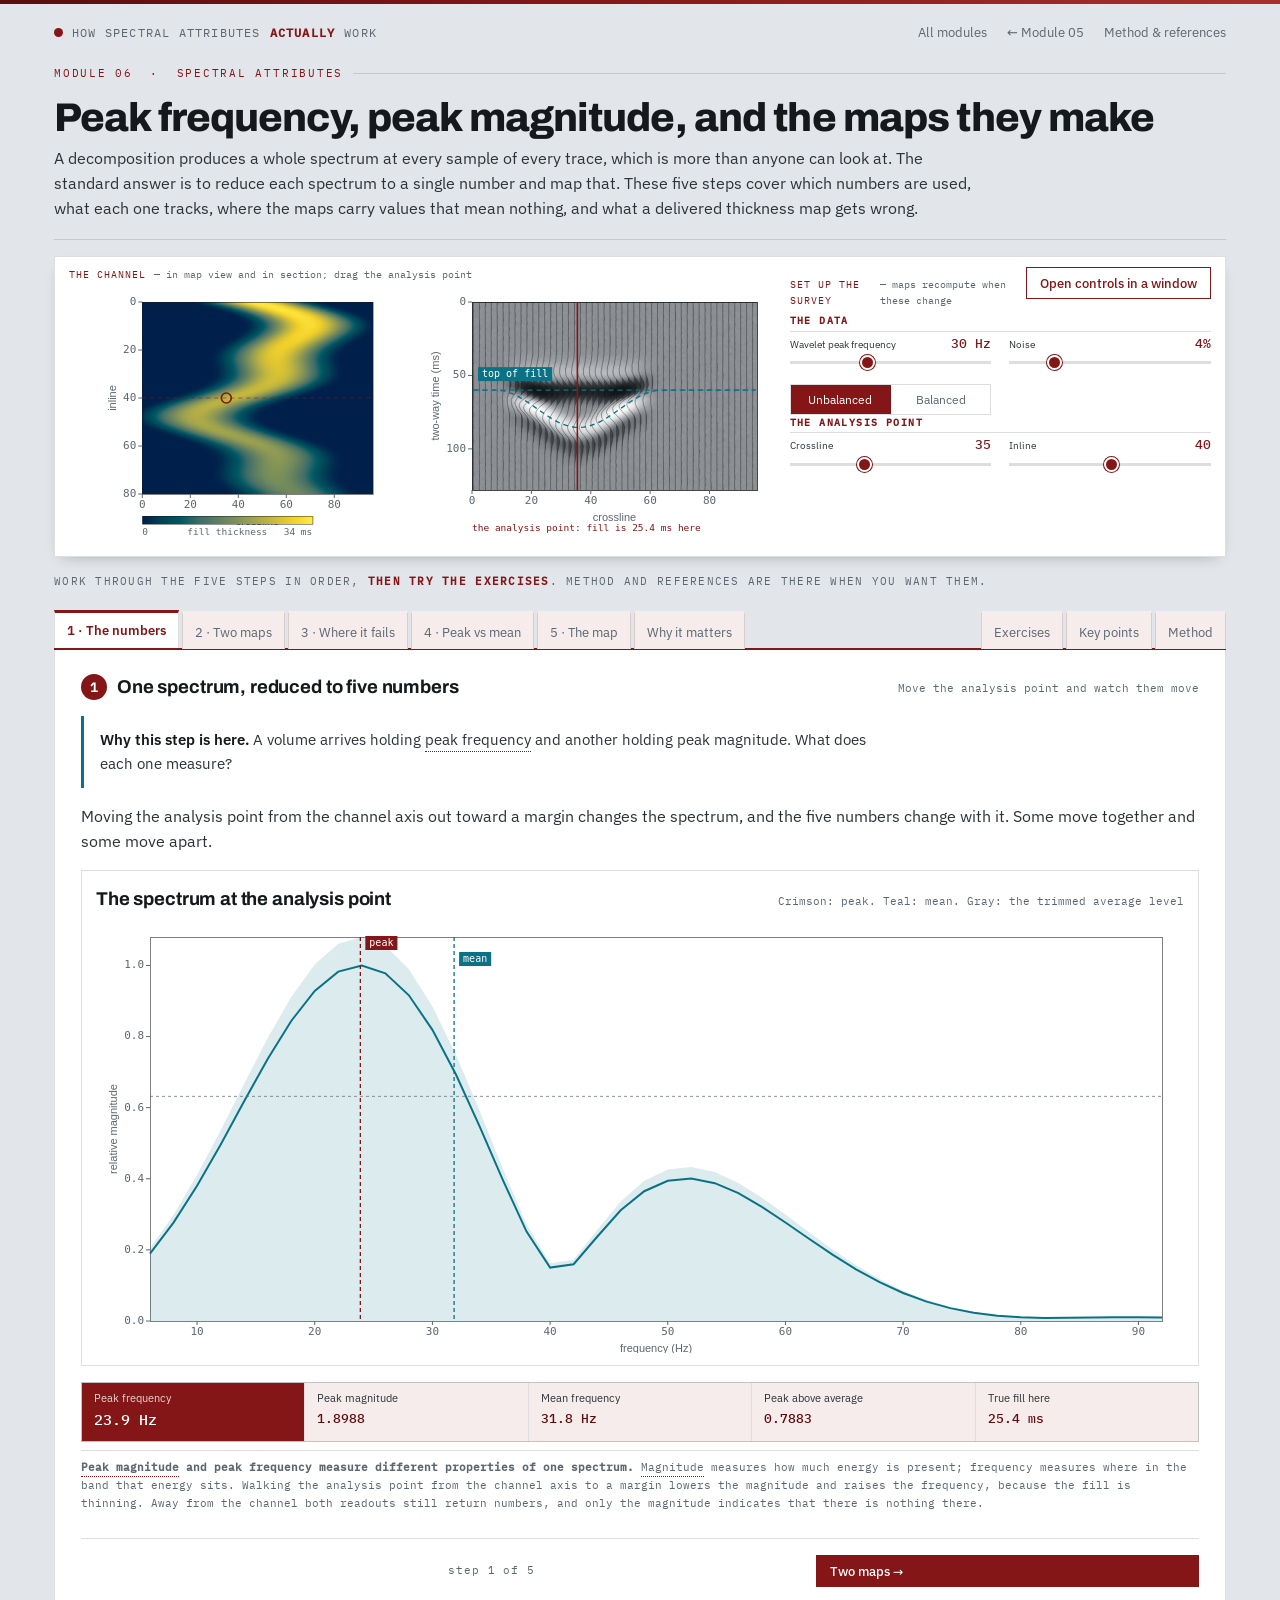
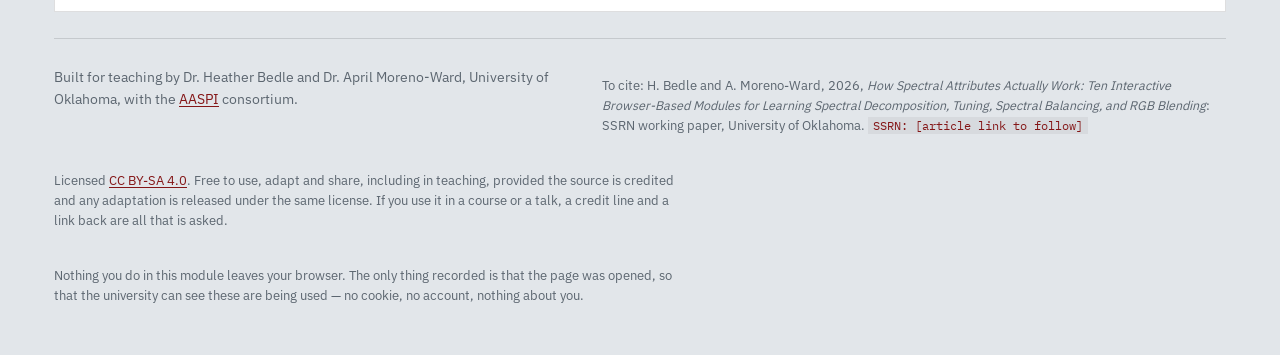
<file: modules/attributes.html>
<!DOCTYPE html>
<html lang="en">
<head>
<meta charset="utf-8">
<meta name="viewport" content="width=device-width, initial-scale=1">
<title>Peak frequency, peak magnitude, and the maps they make | How Spectral Attributes Actually Work</title>
<meta name="description" content="Turning a spectrum at every sample into a map: peak frequency, peak magnitude, mean frequency and peak magnitude above average, what each one shows on a channel, and why a peak frequency map is meaningless where the magnitude is small.">
<link rel="stylesheet" href="../assets/fonts.css">
<link rel="stylesheet" href="../assets/style.css">
</head>
<body>

<div class="wrap">
  <header class="masthead">
    <a class="brand" href="../index.html"><span class="dot"></span>How spectral attributes <b>actually</b> work</a>
    <nav>
      <a href="../index.html">All modules</a>
      <a href="balancing.html">← Module 05</a>
      <a href="#notes">Method &amp; references</a>
    </nav>
  </header>

  <div class="mod-head">
    <p class="eyebrow">Module 06 &nbsp;·&nbsp; Spectral attributes</p>
    <h1>Peak frequency, peak magnitude, and the maps they make</h1>
    <p class="sub">A decomposition produces a whole spectrum at every sample of every trace, which is more than anyone can look at. The standard answer is to reduce each spectrum to a single number and map that. These five steps cover which numbers are used, what each one tracks, where the maps carry values that mean nothing, and what a delivered thickness map gets wrong.</p>
  </div>

  <div class="labhead">
    <div class="labgrid">
      <div>
        <p class="cap">The channel <span>&mdash; in map view and in section; drag the analysis point</span></p>
        <div class="headpair">
          <div><canvas id="cHead" aria-label="Thickness map of the channel model, with a draggable analysis point"></canvas></div>
          <div><canvas id="cHeadSec" aria-label="Seismic section along the inline through the analysis point"></canvas></div>
        </div>
      </div>
      <div>
        <p class="cap">Set up the survey <span>&mdash; maps recompute when these change</span></p>
        <div class="controls" id="winControls">
          <div class="ctl-col">
            <h2>The data</h2>
            <div class="ctl">
              <label for="fd">Wavelet peak frequency <span class="val" id="fdV">30 Hz</span></label>
              <input type="range" data-key="fd" id="fd" min="18" max="50" step="2" value="30">
            </div>
            <div class="ctl">
              <label for="noise">Noise <span class="val" id="noiseV">4%</span></label>
              <input type="range" data-key="noise" id="noise" min="0" max="20" step="1" value="4">
            </div>
            <div class="seg" id="segBal" role="group" aria-label="Balancing">
              <button type="button" data-b="raw">Unbalanced</button>
              <button type="button" data-b="bal">Balanced</button>
            </div>
          </div>
          <div class="ctl-col">
            <h2>The analysis point</h2>
            <div class="ctl">
              <label for="px">Crossline <span class="val" id="pxV">60</span></label>
              <input type="range" data-key="px" id="px" min="2" max="93" step="1" value="35">
            </div>
            <div class="ctl">
              <label for="py">Inline <span class="val" id="pyV">40</span></label>
              <input type="range" data-key="py" id="py" min="2" max="77" step="1" value="40">
            </div>
          </div>
        </div>
      </div>
    </div>
  </div>

  <p class="tabhint">Work through the five steps in order, <b>then try the exercises</b>.
    Method and references are there when you want them.</p>
  <nav class="tabs" id="tabs" role="tablist" aria-label="Module steps">
    <button role="tab" data-tab="p1" aria-selected="false">1 · The numbers</button>
    <button role="tab" data-tab="p2" aria-selected="false">2 · Two maps</button>
    <button role="tab" data-tab="p3" aria-selected="false">3 · Where it fails</button>
    <button role="tab" data-tab="p4" aria-selected="false">4 · Peak vs mean</button>
    <button role="tab" data-tab="p5" aria-selected="false">5 · The map</button>
    <button role="tab" data-tab="pw" aria-selected="false">Why it matters</button>
    <span class="gap"></span>
    <button role="tab" data-tab="pe" aria-selected="false">Exercises</button>
    <button role="tab" data-tab="pk" aria-selected="false">Key points</button>
    <button role="tab" data-tab="pm" aria-selected="false">Method</button>
  </nav>

  <!-- =============================== STEP 1 =============================== -->
  <section class="tabpane" id="p1" role="tabpanel" hidden>
    <div class="plot-head" style="margin-bottom:14px">
      <h3><span class="stepno">1</span>One spectrum, reduced to five numbers</h3>
      <span class="hint">Move the analysis point and watch them move</span>
    </div>
    <p class="qbox"><b>Why this step is here.</b> A volume arrives holding peak frequency and another holding peak magnitude. What does each one measure?</p>
    <p class="lede">Moving the analysis point from the channel axis out toward a margin changes the spectrum, and the five numbers change with it. Some move together and some move apart.</p>

    <div class="plot">
      <div class="plot-head">
        <h3>The spectrum at the analysis point</h3>
        <span class="hint">Crimson: peak. Teal: mean. Gray: the trimmed average level</span>
      </div>
      <canvas id="c1" aria-label="Spectrum at the analysis point with peak, mean and trimmed mean marked"></canvas>
    </div>
    <div class="stats">
      <div class="stat key"><span>Peak frequency</span><b id="s1pf">—</b></div>
      <div class="stat"><span>Peak magnitude</span><b id="s1pm">—</b></div>
      <div class="stat"><span>Mean frequency</span><b id="s1mf">—</b></div>
      <div class="stat"><span>Peak above average</span><b id="s1pa">—</b></div>
      <div class="stat"><span>True fill here</span><b id="s1true">—</b></div>
    </div>
    <div class="legend prose">
      <span><b>Peak magnitude and peak frequency measure different properties of one spectrum.</b> Magnitude measures how much energy is present; frequency measures where in the band that energy sits. Walking the analysis point from the channel axis to a margin lowers the magnitude and raises the frequency, because the fill is thinning. Away from the channel both readouts still return numbers, and only the magnitude indicates that there is nothing there.</span>
    </div>
  </section>

  <!-- =============================== STEP 2 =============================== -->
  <section class="tabpane" id="p2" role="tabpanel" hidden>
    <div class="plot-head" style="margin-bottom:14px">
      <h3><span class="stepno">2</span>The same reduction, everywhere</h3>
      <span class="hint">Two volumes out of one decomposition</span>
    </div>
    <p class="qbox"><b>Why this step is here.</b> A peak frequency map of a channel looks like a thickness map. Is it one?</p>
    <p class="lede">The section in the header is cut along the inline through the analysis point, and
      the point is the crimson line on it. Every number on this page was measured on a trace like the
      ones drawn there, in a window around the top of the fill. The maps are a reduction of those
      traces to one number each, and the section is what was reduced.</p>

    <p class="lede">The workflow that makes one of these a thickness map runs as follows. The channel fill has a top and a base, so it returns two reflections separated by the fill thickness. Those two interfere, putting a peak in the spectrum at 1/(2T). Measuring where that peak sits therefore measures T. Every step has to hold for the map to mean a thickness.</p>
    <p class="lede">Peak magnitude rests on no such sequence. It measures how much energy is present, which depends on the size of the impedance contrasts, on how close the fill is to tuning, and on the local noise. It is useful for locating a feature, and its value cannot be inverted for a thickness the way peak frequency can.</p>

    <p class="lede"><b>Where the workflow breaks in real rock.</b> Each step is an assumption about the
      geology, and each one fails in a recognizable setting. A single top and base require the fill to be
      one acoustic unit; an incised valley with three stacked fills separated by flooding surfaces
      returns six reflections rather than two, and the spectrum holds the spacing of all of them. The
      interference peak has to be the lowest strong maximum; where a thin bed sits directly above the
      target, its own peak can be the taller one. And the peak has to lie inside the recorded band,
      which fails once the fill is thick enough to put 1/(2<i>T</i>) below the low cut. A peak frequency
      map over an amalgamated valley fill 60 ms thick is measuring something, and it is not the
      thickness of the fill.</p>

    <div class="sec-row">
      <div class="panel-col">
        <p class="sublabel"><b>Peak frequency</b> <span class="note">high where the fill is thin</span></p>
        <canvas id="c2a" aria-label="Peak frequency map of the channel"></canvas>
      </div>
      <div class="panel-col">
        <p class="sublabel"><b>Peak magnitude</b> <span class="note">high where the reflection is strong</span></p>
        <canvas id="c2b" aria-label="Peak magnitude map of the channel"></canvas>
      </div>
    </div>
    <div class="stats">
      <div class="stat key"><span>Peak frequency, thalweg</span><b id="s2ft">—</b></div>
      <div class="stat"><span>Peak frequency, margin</span><b id="s2fm">—</b></div>
      <div class="stat"><span>Correlation with thickness</span><b id="s2cf">—</b></div>
      <div class="stat"><span>Magnitude correlation</span><b id="s2cm">—</b></div>
    </div>
    <div class="legend prose">
      <span><b>Peak frequency tracks thickness; peak magnitude does not.</b> Measured against the true fill over the whole channel, peak frequency correlates at &minus;0.99 and peak magnitude at 0.21. The sign on the first is negative because thicker fill tunes lower. The second is near zero because magnitude is brightest at the tuning thickness and falls away on both sides of it, so one magnitude value corresponds to two thicknesses.</span>
    </div>
  </section>

  <!-- =============================== STEP 3 =============================== -->
  <section class="tabpane" id="p3" role="tabpanel" hidden>
    <div class="plot-head" style="margin-bottom:14px">
      <h3><span class="stepno">3</span>Where a peak frequency map has no signal</h3>
      <span class="hint">Off the channel there is nothing to measure</span>
    </div>
    <p class="qbox"><b>Why this step is here.</b> A peak frequency map has a value at every point on the survey, including where there is no reflection. What are those values?</p>
    <p class="lede">The left map is peak frequency as computed. The right map is the same thing with every point below a magnitude threshold blanked. The difference between them is how much of the first map was describing nothing.</p>

    <p class="lede"><b>Both halves of this have a geological consequence.</b> Left ungated, the floodplain
      either side of the channel carries frequencies drawn from whatever noise is present, and those
      values contour smoothly and form patterns. Interpreters have mapped crevasse splays and levee
      wedges out of them. Gated hard, the parts of the body with the weakest reflection disappear, and
      those are the margins and the downstream thin reach: the very parts a stratigrapher wants in order
      to place the channel edge, judge connectivity to the next body, and decide whether a splay is
      attached. Raising the threshold from 10% to 40% here takes the on-channel share of the surviving
      map from 88% to 100% and removes a fifth of what was kept.</p>

    <p class="lede">The threshold is therefore a mapping decision rather than a display setting, and the
      map's outline moves with it. Two interpreters given the same volume and different thresholds will
      draw different channel margins. Module 07 shows the display that avoids choosing a threshold at
      all.</p>

    <div class="ctl" style="max-width:460px;margin:0 0 12px">
      <label for="gate">Magnitude threshold <span class="val" id="gateV">20%</span></label>
      <input type="range" id="gate" min="0" max="60" step="2" value="20">
    </div>
    <div class="sec-row">
      <div class="panel-col">
        <p class="sublabel"><b>Peak frequency, as computed</b> <span class="note">every point has a value</span></p>
        <canvas id="c3a" aria-label="Raw peak frequency map"></canvas>
      </div>
      <div class="panel-col">
        <p class="sublabel"><b>Blanked below the threshold</b> <span class="note">what is left</span></p>
        <canvas id="c3b" aria-label="Peak frequency map with low magnitude blanked"></canvas>
      </div>
    </div>
    <div class="stats">
      <div class="stat key"><span>Map area kept</span><b id="s3keep">—</b></div>
      <div class="stat"><span>Of the kept area, on channel</span><b id="s3on">—</b></div>
      <div class="stat"><span>Off-channel error, raw</span><b id="s3raw">—</b></div>
      <div class="stat"><span>Off-channel error, gated</span><b id="s3gate">—</b></div>
    </div>
    <div class="legend prose">
      <span><b>Most of an ungated peak frequency map describes noise.</b> With no threshold the map covers 100% of its area and only 45% of that area has any channel under it. The remaining 55% carries frequency values computed from whatever was in the window, and they are as colorful and as smooth as the real ones. Modulating frequency by magnitude, which is the standard display, is how that area is made visibly absent rather than invisibly wrong.</span>
    </div>
  </section>

  <!-- =============================== STEP 4 =============================== -->
  <section class="tabpane" id="p4" role="tabpanel" hidden>
    <div class="plot-head" style="margin-bottom:14px">
      <h3><span class="stepno">4</span>Peak, mean, and peak above average</h3>
      <span class="hint">Three statistics, three maps, one dataset</span>
    </div>
    <p class="qbox"><b>Why this step is here.</b> Three volumes of the same data report different frequencies at the same point. Which is correct?</p>
    <p class="lede">The three maps below are one dataset reduced three ways. They disagree, and none of them is wrong.</p>

    <p class="lede">The crimson circle on each map is the analysis point, which can be dragged on the
      header map or set with the sliders. It marks the same place on all three panels, and the spectrum
      that place produced is the curve drawn in step 1 with these same statistics marked on it. Moving
      the point along the channel axis and then out onto the floodplain shows where the three agree and
      where they part company.</p>

    <div class="plot">
      <div class="plot-head">
        <h3>Peak frequency, mean frequency, and peak above average</h3>
        <span class="hint">Same decomposition, three reductions</span>
      </div>
      <canvas id="c4" aria-label="Peak frequency, mean frequency and peak-above-average maps side by side"></canvas>
    </div>
    <div class="stats">
      <div class="stat key"><span>Peak / mean at the analysis point</span><b id="s4pt">—</b></div>
      <div class="stat"><span>Peak vs mean, mean difference</span><b id="s4diff">—</b></div>
      <div class="stat"><span>Peak, correlation with thickness</span><b id="s4cp">—</b></div>
      <div class="stat"><span>Mean, correlation with thickness</span><b id="s4cm">—</b></div>
      <div class="stat"><span>Peak above average, correlation</span><b id="s4ca">—</b></div>
    </div>
    <div class="legend prose">
      <span><b>Mean frequency reads above peak frequency almost everywhere, by 4.2 Hz on average here.</b> A seismic spectrum has a longer tail on the high side than on the low, so the amplitude-weighted average is pulled above the mode. That is the same 1.128 ratio module 01 measured on a Ricker, appearing on real spectra. Mean frequency is steadier under noise because it uses the whole spectrum; peak frequency is sharper on a clean tuned bed because it uses only the mode.</span>
    </div>
  </section>

  <!-- =============================== STEP 5 =============================== -->
  <section class="tabpane" id="p5" role="tabpanel" hidden>
    <div class="plot-head" style="margin-bottom:14px">
      <h3><span class="stepno">5</span>The delivered thickness map, and its error</h3>
      <span class="hint">Peak frequency, inverted, gated, compared with the truth</span>
    </div>
    <p class="qbox"><b>Why this step is here.</b> A thickness map is delivered from peak frequency. How wrong is it, and is it wrong in a pattern?</p>
    <p class="lede">The left panel is that map. The right panel is its error against the truth, which would not be available on real data and which is the reason for testing on a model where it is.</p>

    <p class="lede"><b>The error has a shape, and the shape follows the body.</b> It is not scattered.
      With a 30 Hz wavelet the map is 4.2 ms out on average and is at its best around 16 ms of fill,
      within 0.6 ms of the truth. It is at its worst on the thinnest fill, 9.3 ms out at 4 ms, where the
      interference peak has moved above the recorded band. Changing the wavelet moves the good part of
      the map rather than improving it: at 40 Hz the best thickness becomes 12 ms and the worst becomes
      the thick fill, 20.8 ms out at 32 ms of fill.</p>

    <p class="lede">For an interpretation this matters more than the average error does. A thickness map
      whose error is organized like the channel will place its own thickest values slightly off the
      thalweg, and will taper differently from the way the body tapers. Contoured and handed on, it
      produces a geologically plausible picture whose relief is partly the wavelet. The one check that
      is always available is to remake the map from a different wavelet or a different frequency and see
      which parts of it move.</p>

    <div class="sec-row">
      <div class="panel-col">
        <p class="sublabel"><b>Thickness from peak frequency</b> <span class="note">gated, in ms</span></p>
        <canvas id="c5a" aria-label="Thickness map derived from peak frequency"></canvas>
      </div>
      <div class="panel-col">
        <p class="sublabel"><b>Error against the truth</b> <span class="note">estimated minus true</span></p>
        <canvas id="c5b" aria-label="Error of the derived thickness map"></canvas>
      </div>
    </div>
    <div class="stats">
      <div class="stat key"><span>Mean absolute error</span><b id="s5err">—</b></div>
      <div class="stat"><span>Bias</span><b id="s5bias">—</b></div>
      <div class="stat"><span>Best where fill is</span><b id="s5best">—</b></div>
      <div class="stat"><span>Worst where fill is</span><b id="s5worst">—</b></div>
    </div>
    <div class="legend prose">
      <span><b>The error is a bias with a pattern rather than scatter.</b> With a 30 Hz wavelet the map is 4.2 ms out on average, and that average conceals the structure: thick fill reads too thin and thin fill reads too thick, because both ends fall outside the working range module 04 measured. A map of the error would show the channel axis and the margins in opposite senses, which is a pattern an interpreter could easily read as geology.</span>
    </div>
  </section>

  <!-- ============================ WHY IT MATTERS =========================== -->
  <section class="tabpane" id="pw" role="tabpanel" hidden>
    <div class="plot-head" style="margin-bottom:14px">
      <h3>Why it matters</h3>
      <span class="hint">What these maps are used for</span>
    </div>
    <p class="lede">Peak frequency and peak magnitude are the two most commonly delivered spectral attributes. Most of the errors made with them come from treating one as though it answered the other's question.</p>
    <ul class="lede" style="padding-left:20px">
      <li><b>Reservoir thickness mapping.</b> Peak frequency inverted through 1/(2<i>f</i>), tied to a
        well, is the standard route to a thickness map for a bed too thin to pick.</li>
      <li><b>Finding a feature versus measuring it.</b> Magnitude finds the channel because it responds to
        reflection strength; frequency measures the fill because it responds to thickness. Using
        magnitude as a thickness proxy is a common error, and it carries into any volume estimate built on the map.</li>
      <li><b>Deciding where a map can be interpreted.</b> Step 3 is the whole argument for displaying
        frequency modulated by magnitude rather than on its own.</li>
      <li><b>Reading someone else's volume.</b> Peak and mean frequency maps look alike and read
        differently by several hertz, which is several milliseconds of inferred thickness.</li>
      <li><b>Quality control on a decomposition.</b> A peak frequency map that is flat at the wavelet's
        own peak over most of the survey means the balancing in module 05 was not done, or not done well.
        Balancing is not automatically an improvement either — on data with one stationary wavelet it
        reduces accuracy rather than adding it, as the toggle in step 2 shows.</li>
    </ul>
    <p class="lede"><b>How a peak frequency map gets over-read.</b> The commonest error is interpreting it where the peak magnitude is near zero, which produces a confident-looking value computed from noise. The second is inverting it to a thickness outside the working range, where the answer is biased rather than absent. Both produce maps that look like geology.</p>
    <div class="legend prose">
      <span>The first question to ask of a spectral attribute map is what was done about the low-magnitude areas. If nothing was, most of the map's area is describing whatever was in the window.</span>
    </div>
  </section>

  <!-- ============================== EXERCISES ============================= -->
  <section class="tabpane" id="pe" role="tabpanel" hidden>
    <div class="tryit" style="max-width:none">
      <h3>Exercises</h3>
      <ol>
        <li><b>Walk the analysis point off the channel.</b>
          <em class="point">Why: both readouts return a number off the channel, and only one of them shows that nothing is there.</em>
           In step 1, move the crossline slider from the
          channel axis out past the margin, watching peak magnitude and peak frequency.
          <em class="predict">Before moving it: off the channel entirely there is no reflection to measure. What should the peak frequency readout do?</em>
          <details class="reveal"><summary>Hint</summary><span class="ans">Magnitude falls steadily as the
            fill thins and the top and base reflections start cancelling each other. Peak frequency climbs
            as it should, tracking the thinning, and then off the channel it does not stop having a value
            — it jumps around, because there is no reflection left and the highest point of a noise
            spectrum is wherever the noise happens to be highest. That behavior is the whole of step 3.
            Notice how little warning there is on the readout itself: the frequency is reported to a tenth
            of a hertz whether or not there is anything to measure.</span></details></li>
        <li><b>Check which map tracks the geology.</b>
          <em class="point">Why: the two attributes are routinely delivered together, and only one of them measures thickness.</em>
           In step 2, read the two correlation numbers, then
          change the wavelet frequency and read them again.
          <details class="reveal"><summary>Hint</summary><span class="ans">Peak frequency correlates
            &minus;0.99 with fill thickness — thin fill, high frequency — and holds at &minus;0.98 with a
            22 Hz wavelet. Peak magnitude runs +0.73, +0.21 and &minus;0.17 at 22, 30 and 40 Hz: weak, and
            not even stable in sign. With a low-frequency wavelet the thick axis is bright and the
            correlation is positive; with a high-frequency wavelet the margins are bright and it
            flips. A magnitude map is a picture of tuning, not of
            thickness, and its relationship to the geology is not even consistent in
            sign.</span></details></li>
        <li><b>Find how much of the map is noise.</b>
          <em class="point">Why: this is the fraction of a delivered map that should not be interpreted at all.</em>
           In step 3, take the magnitude threshold from zero
          upward and watch the two area readouts.
          <details class="reveal"><summary>Hint</summary><span class="ans">At a threshold of zero the map
            keeps 100% of its area and 45% of that is channel. At 10% it keeps 51% of the area and 88% is
            channel; at 20%, 48% and 94%; at 40%, 43% and 100%. Almost all of the area thrown away in the
            first step was noise, which is why the on-channel share jumps so far for so little lost. The
            spread readouts make the same point: 10.3 ms of scatter off the channel ungated, 3.1 ms among
            the points that survive. Gating removes bad values rather than improving them. There is no
            correct threshold — too high removes the thin margins, which are usually the part of
            most interest — but there is no case for zero.</span></details></li>
        <li><b>Compare the three reductions under noise.</b>
          <em class="point">Why: the choice between peak and mean frequency is a choice about noise, not about correctness.</em>
           In step 4, read the three correlations with
          no noise, then at the maximum noise setting.
          <details class="reveal"><summary>Hint</summary><span class="ans">Peak frequency correlates
            &minus;0.99 with clean data and &minus;0.98 at 20% noise. Mean frequency manages &minus;0.81
            and &minus;0.77 over the same range. The usual argument for mean frequency is that it averages
            over the band and should therefore be steadier in noise, and on this model that advantage
            does not appear: peak frequency stays ahead throughout, and both degrade by about the same
            small amount. The reason is that mean frequency's averaging includes the parts of the band
            that carry no thickness information at all, and that degrades the estimate more than the noise does. The gap
            between mean and peak also widens slightly with noise, from 4.1 to 4.9 Hz, so a mean frequency
            map read as a peak frequency map gets worse on worse data.</span></details></li>
        <li><b>Give one dark patch three explanations.</b>
          <em class="point">Why: a dark patch on a magnitude map has several causes, and naming one without testing the others is the error this module exists to prevent.</em>
           In step 2, find a place where the peak
          magnitude map is dark, then work out what could put it there.
          <details class="reveal"><summary>Hint</summary><span class="ans">Dark on a magnitude map means
            little energy at the frequency that was strongest, and several things produce that. Off the
            channel there is no reflection at all. Over the thalweg the fill is too thick to tune with the
            wavelet, so the two reflections are separating and neither is reinforced. At the very margins
            the fill is so thin that the top and base reflections nearly cancel. On real data add two
            more: a sand whose impedance happens to match the shale gives a small reflection coefficient
            whatever its thickness, and an absorbing body above the target removes the high frequencies
            before they arrive. Five causes, one appearance. The peak frequency map distinguishes some of
            them — thick fill reads low, thin fill reads high, and no reflection reads noise — which is
            the practical reason the two maps are interpreted together rather than separately.</span></details></li>
        <li><b>See the working range in map form.</b>
          <em class="point">Why: module 04's working range appears here as a spatial pattern in the error, which reads as geology.</em>
           In step 5, look at where the error map is worst and
          compare with the best and worst fill readouts.
          <details class="reveal"><summary>Hint</summary><span class="ans">With a 30 Hz wavelet the best
            fill thickness is 16 ms, where the map is 0.6 ms out, and the worst is 4 ms, where it is 9.3
            ms out. At 40 Hz the sweet spot moves to 12 ms and the worst case becomes 32 ms fill at 20.8
            ms out. The error is small over a band of fill thicknesses and grows at both ends — thick fill
            where 1/(2f) has dropped below the recorded band, and thin fill where it has climbed out of
            the top. That is module 04's working
            range, seen from above instead of in profile. Two consequences for a real deliverable. The
            error is a bias rather than scatter, so it does not average away with more traces. And a
            single-point well tie corrects it only near the thickness of that well, which is why thickness
            maps calibrated at a thick well tend to be wrong at the thin edge of the same
            body.</span></details></li>
      </ol>
    </div>
  </section>

  <!-- ============================= KEY POINTS ============================= -->
  <section class="tabpane" id="pk" role="tabpanel" hidden>
    <div class="takeaway">
      <h3>Key points</h3>
      <ul>
        <li><b>Each attribute reduces a whole spectrum to one number,</b> and which number decides what
          the map can show. Peak frequency, peak magnitude, mean frequency and peak-above-average are
          four different questions asked of the same data.</li>
        <li><b>Peak frequency tracks thickness; peak magnitude tracks tuning.</b> Magnitude finds the
          feature, frequency measures it, and using magnitude as a thickness proxy fails in a way that is
          not even consistent in sign.</li>
        <li><b>A peak frequency map has a value everywhere, including where there is no signal.</b> Off
          the feature it reports the highest point of a noise spectrum, to a tenth of a hertz, with no
          indication that anything is wrong.</li>
        <li><b>Frequency should be displayed modulated by magnitude,</b> or at least gated by it. There is
          no correct threshold, and there is no case for none at all.</li>
        <li><b>Mean frequency reads about 4 Hz higher than peak frequency</b> here, because seismic
          spectra have a longer tail on the high side. The two maps look alike and imply thicknesses
          around 2 ms apart, everywhere and in the same direction.</li>
        <li><b>Thickness error from a peak frequency map is a bias, not scatter.</b> It grows at both ends
          of the working range, does not average away, and is only partly fixed by a single-well
          calibration.</li>
      </ul>
    </div>
    <div class="takeaway" style="margin-top:18px">
      <h3>Words introduced here</h3>
      <dl class="terms">
        <dt>peak frequency</dt>
        <dd>The frequency at which the spectrum is highest, computed at every sample. Tracks bed
          thickness through 1/(2T), within the working range of module 04.</dd>
        <dt>peak magnitude</dt>
        <dd>The height of that peak. Measures how much energy is present, and is brightest at the tuning
          thickness rather than at the greatest thickness.</dd>
        <dt>mean frequency</dt>
        <dd>The amplitude-weighted average across the spectrum. Reads about 4 Hz above peak frequency on
          these data, and is steadier under noise.</dd>
        <dt>peak above average</dt>
        <dd>How far the peak stands above the mean level of its own spectrum. A measure of how sharply
          tuned a spectrum is rather than of where it is tuned.</dd>
        <dt>magnitude gating, or blanking</dt>
        <dd>Removing points where the magnitude is too low for the frequency to mean anything. Without
          it, most of a map's area is computed from noise.</dd>
        <dt>modulated display</dt>
        <dd>Showing frequency as color and magnitude as brightness in one image, so low-magnitude areas
          go dark instead of showing a confident color.</dd>
        <dt>bias</dt>
        <dd>An error with a pattern rather than scatter. The thickness error here is a bias, and it has
          the shape of the channel.</dd>
      </dl>
    </div>

  </section>

  <!-- =============================== METHOD =============================== -->
  <section class="tabpane" id="pm" role="tabpanel" hidden>
    <div class="plot-head" style="margin-bottom:14px">
      <h3 id="notes">Method</h3>
      <span class="hint">What is computed, and what is left out</span>
    </div>
    <p class="lede"><b>The model</b> is the channel from module 00 on a 96 by 80 grid: a sinuous axis, a
      cosine cross section thinning to zero at the margins, and a downstream taper. At each grid point the
      fill is a pair of reflection coefficients convolved with a zero-phase Ricker, plus band-limited
      noise scaled to the local reflection strength.</p>
    <p class="lede"><b>The spectra</b> are direct discrete Fourier transforms of a Hann-tapered window
      around the channel interval, computed at every grid point. The cosine and sine tables are built once
      per frequency and reused across all points, which is what makes seven thousand spectra per redraw
      practical in a browser.</p>
        <p class="lede"><b>A convention used throughout this set.</b> A tuned bed produces maxima in its
      spectrum at 1/(2<i>T</i>), 3/(2<i>T</i>), 5/(2<i>T</i>) and so on, all of similar height once the
      wavelet has been divided out. Taking the tallest of them makes a thickness estimate jump between
      lobes as the bed changes. Every module here that picks a peak frequency therefore takes the
      lowest-frequency maximum that reaches 70% of the tallest, which is the one that inverts to the
      correct thickness. Production software achieves the same thing by asking for a frequency search
      range.</p>
    <p class="lede"><b>The statistics</b> follow the definitions in the AASPI documentation. Peak
      frequency is the mode, refined by fitting a parabola through the three samples around it. Mean
      frequency is the magnitude-weighted average over the band. The range-trimmed mean is the average
      magnitude between the 15th and 85th percentiles of the cumulative spectrum, and peak magnitude above
      average is the peak minus that. Correlations are ordinary Pearson coefficients between an attribute
      and the true fill thickness, computed over points where fill exists.</p>
    <p class="lede"><b>Balancing</b>, when switched on, averages the power spectrum over all grid points
      and applies the same operator everywhere, with the prewhitening and band taper from module 05. It is
      stationary — one operator for the whole map — where production balancing is time-variant.</p>
    <p class="lede"><b>Simplifications, stated plainly.</b> The channel is flat, so the extraction window
      is the same everywhere and the interval is known exactly; in real work the extraction geometry is
      usually the largest source of error and it is absent here entirely. The fill has one uniform
      impedance, which makes every point a clean two-reflector bed. There is no dip, no compaction and no
      lateral velocity change. The error map in step 5 uses a truth that no real survey has.</p>
    <p class="lede"><b>Where this departs from production software.</b> AASPI computes these attributes
      from a wavelet transform or matching pursuit at every sample of a 3D volume, then extracts along an
      interpreted horizon or within a stratal slab; here the analysis window is fixed by the model. AASPI
      also computes peak phase, spectral bandwidth, slope, roughness, skewness and kurtosis from the same
      spectra, none of which are shown here — the landing page lists them.</p>
    <details class="reveal">
      <summary>References</summary>
      <ul class="lede" style="padding-left:20px">
        <li>Partyka, G., J. Gridley, and J. Lopez, 1999, Interpretational applications of spectral
          decomposition in reservoir characterization: <em>The Leading Edge</em>, <b>18</b>,
          353&ndash;360.</li>
        <li>Marfurt, K. J., and R. L. Kirlin, 2001, Narrow-band spectral analysis and thin-bed tuning:
          <em>Geophysics</em>, <b>66</b>, 1274&ndash;1283.</li>
        <li>Chopra, S., and K. J. Marfurt, 2007, <em>Seismic Attributes for Prospect Identification and
          Reservoir Characterization</em>: SEG Geophysical Development Series, 11.</li>
        <li>AASPI, <em>Spectral Attributes: Programs spec_cwt and spec_cmp</em>, University of Oklahoma —
          for the peak, mean, trimmed-mean and peak-above-average definitions.</li>
      </ul>
    </details>
  </section>

  <section class="nextup" id="nextup" hidden>
    <p class="eyebrow">Next up</p>
    <h3>07 · The colored channel image, taken apart</h3>
    <p>Three of these maps at once, in color — including the display that modulates peak frequency by
      peak magnitude, which is step 3's problem solved properly.</p>
    <a class="btn ghost" href="blending.html">Module 07 →</a>
  </section>

  <div class="pager" id="pager" hidden>
    <a class="btn ghost" href="balancing.html">← Module 05: spectral balancing</a>
    <a class="btn ghost" href="../index.html">All modules</a>
    <a class="btn ghost" href="blending.html">Module 07: blending, and its traps →</a>
  </div>

  <footer>
    <div class="foot-grid">
      <p>Built for teaching by Dr. Heather Bedle and Dr. April Moreno-Ward, University of Oklahoma, with
        the <a href="https://www.ou.edu/mcee/labs/aaspi">AASPI</a> consortium.</p>
      <p class="lic">To cite: H. Bedle and A. Moreno-Ward, 2026, <i>How Spectral Attributes Actually
        Work: Ten Interactive Browser-Based Modules for Learning Spectral Decomposition, Tuning, Spectral Balancing, and RGB Blending</i>: SSRN working paper, University of Oklahoma.
        <span class="k">SSRN: [article link to follow]</span></p>
      <p class="lic">Licensed <a href="https://creativecommons.org/licenses/by-sa/4.0/">CC BY-SA 4.0</a>.
        Free to use, adapt and share, including in teaching, provided the source is credited and any
        adaptation is released under the same license. If you use it in a course or a talk, a credit line
        and a link back are all that is asked.</p>
      <p class="lic">Nothing you do in this module leaves your browser. The only thing recorded is that
        the page was opened, so that the university can see these are being used &mdash; no cookie, no
        account, nothing about you.</p>
    </div>
  </footer>
</div>

<script src="../assets/count.js"></script>
<script src="../assets/popout.js"></script>
<script src="../assets/panelout.js"></script>
<script src="../assets/glossary.js"></script>
<script src="../assets/seismic.js"></script>
<script src="../assets/spectral.js"></script>
<script>
(function () {
  'use strict';

  if (typeof SEIS === 'undefined' || typeof SPEC === 'undefined') {
    const missing = [];
    if (typeof SEIS === 'undefined') missing.push('assets/seismic.js');
    if (typeof SPEC === 'undefined') missing.push('assets/spectral.js');
    const el = document.createElement('div');
    el.setAttribute('style', 'background:#841617;color:#fff;padding:14px 18px;margin:16px 0;' +
      'font:13px/1.6 ui-monospace,Menlo,monospace');
    el.textContent = 'This page could not load ' + missing.join(' and ') +
      '. It expects them one directory up, at ../assets/, and file names are ' +
      'case-sensitive on GitHub Pages.';
    const w = document.querySelector('.wrap');
    (w || document.body).insertBefore(el, w ? w.firstChild : null);
    return;
  }

  const $ = (id) => document.getElementById(id);
  const clamp = (v, a, b) => Math.max(a, Math.min(b, v));
  const visible = (id) => { const el = $(id); return el && !el.hidden; };
  const CRIM = '#841617', TEAL = '#0B7285', SLATE = '#5C6670';

  const NXG = 96, NYG = 80;
  const DT = 0.001;
  const T0 = 0.060;
  const RTOP = 0.1, RBOT = -0.1;
  const THALWEG = 34, WIDE = 56, TAPER = 50;     // the channel, fixed here
  const NW = 128;                                // analysis window, samples
  const FREQS = [];
  for (let f = 6; f <= 92; f += 2) FREQS.push(f);
  const NF = FREQS.length;

  /* The analysis point starts on the channel axis. It used to start at
     (60, 40), which is off the channel at that inline: the fill there is 0.9 ms,
     the spectrum is noise, and the first panel a reader saw was a measurement
     of nothing. */
  const DEF = { fd: 30, noise: 4, px: 35, py: 40, gate: 20, bal: 'raw', tab: 'p1' };
  let S = SEIS.readState(DEF);
  if (S.bal !== 'raw' && S.bal !== 'bal') S.bal = 'raw';

  const CAN_LINK = location.protocol !== 'file:';
  const saveState = () => {
    if (!CAN_LINK) return;
    try { SEIS.writeState(S, DEF); } catch (e) { /* nothing shareable */ }
  };

  /* The Hann window and the transform tables, built once. Rebuilding the trig
     inside the point loop turns seven thousand spectra from a fifth of a second
     into something visible on screen. */
  const HANN = new Float64Array(NW);
  const COS = [], SIN = [];
  (function () {
    for (let k = 0; k < NW; k++) HANN[k] = 0.5 * (1 - Math.cos(2 * Math.PI * k / (NW - 1)));
    for (let j = 0; j < NF; j++) {
      const c = new Float64Array(NW), s = new Float64Array(NW);
      for (let k = 0; k < NW; k++) {
        const a = 2 * Math.PI * FREQS[j] * k * DT;
        c[k] = Math.cos(a); s[k] = Math.sin(a);
      }
      COS.push(c); SIN.push(s);
    }
  })();

  /* ------------------------------------------------------------ the model */
  let THICK = null;
  function thickness() {
    if (THICK) return THICK;
    const g = new Float64Array(NXG * NYG);
    const halfW = WIDE / 2;
    for (let iy = 0; iy < NYG; iy++) {
      const axis = NXG / 2 + 18 * Math.sin(2 * Math.PI * iy / 63) + 8 * Math.sin(2 * Math.PI * iy / 27);
      const down = 1 - (TAPER / 100) * (iy / (NYG - 1));
      for (let ix = 0; ix < NXG; ix++) {
        const d = Math.abs(ix - axis) / halfW;
        g[iy * NXG + ix] = d >= 1 ? 0 : (THALWEG / 1000) * down * 0.5 * (1 + Math.cos(Math.PI * d));
      }
    }
    THICK = g;
    return THICK;
  }

  /* The trace at one point of the grid. The noise generator is seeded from the
     point rather than run once across the whole survey, so the trace drawn in a
     section is the same trace the map's spectrum was measured on. Run as one
     sequence, the noise at a point depended on the order the grid happened to
     be visited in, and a section could not be reproduced from it. */
  function traceAt(i, out) {
    const g = thickness();
    const wav = SEIS.makeWavelet({ type: 'ricker', f: S.fd });
    const T = g[i];
    const tr = out || new Float64Array(NW);
    for (let k = 0; k < NW; k++) {
      const t = k * DT;
      tr[k] = RTOP * wav.fn(t - T0) +
        (T > 0 ? RBOT * wav.fn(t - (T0 + T)) : -RTOP * wav.fn(t - T0));
    }
    if (S.noise > 0) {
      const rnd = SEIS.mulberry32(4242 + i * 7919);
      const amp = (S.noise / 100) * Math.abs(RTOP);
      let prev = 0;
      for (let k = 0; k < NW; k++) {
        const r = rnd() * 2 - 1;
        const v = 0.5 * (r + prev); prev = r;
        tr[k] += amp * v;
      }
    }
    return tr;
  }

  /* ------------------------------------------- spectra and the attributes */
  let ATTR = null, AKEY = '';
  function attributes() {
    const key = [S.fd, S.noise, S.bal].join('|');
    if (ATTR && AKEY === key) return ATTR;
    const g = thickness();
    const n = NXG * NYG;
    const spec = new Float64Array(n * NF);
    const tr = new Float64Array(NW);
    const win = new Float64Array(NW);

    for (let i = 0; i < n; i++) {
      traceAt(i, tr);
      for (let k = 0; k < NW; k++) win[k] = tr[k] * HANN[k];
      for (let j = 0; j < NF; j++) {
        const c = COS[j], s = SIN[j];
        let re = 0, im = 0;
        for (let k = 0; k < NW; k++) { re += win[k] * c[k]; im -= win[k] * s[k]; }
        spec[i * NF + j] = Math.hypot(re, im);
      }
    }

    /* Balancing, when asked for: one operator from the average of every
       spectrum on the map, exactly as module 05 builds it. */
    if (S.bal === 'bal') {
      const avg = new Float64Array(NF);
      for (let i = 0; i < n; i++) for (let j = 0; j < NF; j++) avg[j] += spec[i * NF + j] / n;
      const op = SPEC.balanceOperator(avg, FREQS, { alpha: 0.01, beta: 0 });
      let pk = 0;
      for (const v of avg) pk = Math.max(pk, v);
      for (let j = 0; j < NF; j++) if (avg[j] < 0.03 * pk) op[j] = 0;
      for (let i = 0; i < n; i++) for (let j = 0; j < NF; j++) spec[i * NF + j] *= op[j];
    }

    const pf = new Float64Array(n), pm = new Float64Array(n);
    const mf = new Float64Array(n), pa = new Float64Array(n);
    const buf = new Float64Array(NF);
    for (let i = 0; i < n; i++) {
      for (let j = 0; j < NF; j++) buf[j] = spec[i * NF + j];
      // peak, taking the lowest strong lobe as module 05 does
      let gmx = 0;
      for (const v of buf) gmx = Math.max(gmx, v);
      let jp = 0;
      for (let j = 1; j < NF - 1; j++) {
        if (buf[j] >= buf[j - 1] && buf[j] > buf[j + 1] && buf[j] > 0.7 * gmx) { jp = j; break; }
      }
      if (!jp) { for (let j = 1; j < NF; j++) if (buf[j] > buf[jp]) jp = j; }
      let f = FREQS[jp];
      if (jp > 0 && jp < NF - 1) {
        const y0 = buf[jp - 1], y1 = buf[jp], y2 = buf[jp + 1];
        const den = y0 - 2 * y1 + y2;
        if (Math.abs(den) > 1e-18) f += 0.5 * ((y0 - y2) / den) * 2;
      }
      pf[i] = f; pm[i] = buf[jp];
      let sum = 0, fs = 0;
      for (let j = 0; j < NF; j++) { sum += buf[j]; fs += buf[j] * FREQS[j]; }
      mf[i] = sum > 0 ? fs / sum : 0;
      // range-trimmed mean between the 15th and 85th percentiles
      let run = 0, jlo = 0, jhi = NF - 1;
      const tot = sum || 1;
      for (let j = 0; j < NF; j++) { run += buf[j]; if (run / tot >= 0.15) { jlo = j; break; } }
      run = 0;
      for (let j = 0; j < NF; j++) { run += buf[j]; if (run / tot > 0.85) { jhi = j; break; } }
      let rs = 0, rn = 0;
      for (let j = jlo; j <= jhi; j++) { rs += buf[j]; rn++; }
      pa[i] = pm[i] - (rn ? rs / rn : 0);
    }
    ATTR = { pf, pm, mf, pa, spec };
    AKEY = key;
    return ATTR;
  }

  function specAt(i) {
    const a = attributes();
    const out = new Float64Array(NF);
    for (let j = 0; j < NF; j++) out[j] = a.spec[i * NF + j];
    return out;
  }
  const idx = () => clamp(Math.round(S.py), 0, NYG - 1) * NXG + clamp(Math.round(S.px), 0, NXG - 1);
  const maxOf = (a) => { let m = 0; for (const v of a) m = Math.max(m, v); return m; };

  function pearson(a, b, mask) {
    let n = 0, sa = 0, sb = 0;
    for (let i = 0; i < a.length; i++) { if (!mask(i)) continue; sa += a[i]; sb += b[i]; n++; }
    if (n < 3) return NaN;
    const ma = sa / n, mb = sb / n;
    let num = 0, da = 0, db = 0;
    for (let i = 0; i < a.length; i++) {
      if (!mask(i)) continue;
      const x = a[i] - ma, y = b[i] - mb;
      num += x * y; da += x * x; db += y * y;
    }
    return (da > 0 && db > 0) ? num / Math.sqrt(da * db) : NaN;
  }
  const onChannel = (i) => thickness()[i] > 0.003;

  /* =====================================================================
     DRAWING
     ===================================================================== */
  const M = { l: 46, r: 14, t: 14, b: 32 };
  function contentWidth(el) {
    const p = el.parentElement || el;
    const cs = getComputedStyle(p);
    return Math.max(240, p.clientWidth - parseFloat(cs.paddingLeft) - parseFloat(cs.paddingRight));
  }
  /* Canvas height that lets a map fill the width it has been given. The maps are
     aspect-locked to the grid, so passing a fixed canvas height left them
     floating in the middle of a much wider panel with empty space either side —
     278 px of map in a 560 px panel. maxH caps the result so a very wide panel
     does not produce an absurdly tall canvas. */
  function mapHeight(w, maxH) {
    const availW = w - M.l - M.r;
    const h = availW * (NYG / NXG) + M.t + M.b + 22;
    return Math.round(Math.min(h, maxH || 440));
  }

  function mapBox(w, h) {
    const availW = w - M.l - M.r, availH = h - M.t - M.b - 22;
    const aspect = NYG / NXG;
    let bw = availW, bh = bw * aspect;
    if (bh > availH) { bh = availH; bw = bh / aspect; }
    return { x: M.l + (availW - bw) / 2, y: M.t, w: bw, h: bh };
  }
  function drawField(ctx, rect, get, cmap) {
    const off = document.createElement('canvas');
    off.width = NXG; off.height = NYG;
    const octx = off.getContext('2d');
    const img = octx.createImageData(NXG, NYG);
    for (let iy = 0; iy < NYG; iy++) {
      for (let ix = 0; ix < NXG; ix++) {
        const v = get(ix, iy);
        const o = (iy * NXG + ix) * 4;
        if (v === null) {
          img.data[o] = 246; img.data[o + 1] = 245; img.data[o + 2] = 241;
        } else {
          const c = cmap(v);
          img.data[o] = c[0]; img.data[o + 1] = c[1]; img.data[o + 2] = c[2];
        }
        img.data[o + 3] = 255;
      }
    }
    octx.putImageData(img, 0, 0);
    ctx.save();
    ctx.imageSmoothingEnabled = true;
    ctx.drawImage(off, rect.x, rect.y, rect.w, rect.h);
    ctx.restore();
    SEIS.frame(ctx, rect);
  }
  function bar(ctx, rect, cmap, lo, hi, label) {
    const n = Math.max(2, Math.round(rect.w));
    for (let i = 0; i < n; i++) {
      const c = cmap(i / (n - 1));
      ctx.fillStyle = 'rgb(' + c[0] + ',' + c[1] + ',' + c[2] + ')';
      ctx.fillRect(rect.x + i * (rect.w / n), rect.y, rect.w / n + 1, rect.h);
    }
    ctx.save();
    ctx.strokeStyle = 'rgba(22,25,28,.45)'; ctx.lineWidth = 1;
    ctx.strokeRect(rect.x + 0.5, rect.y + 0.5, rect.w, rect.h);
    ctx.font = '9.5px "IBM Plex Mono", monospace';
    ctx.fillStyle = SLATE; ctx.textBaseline = 'top';
    ctx.textAlign = 'left'; ctx.fillText(lo, rect.x, rect.y + rect.h + 4);
    ctx.textAlign = 'right'; ctx.fillText(hi, rect.x + rect.w, rect.y + rect.h + 4);
    ctx.textAlign = 'center'; ctx.fillText(label, rect.x + rect.w / 2, rect.y + rect.h + 4);
    ctx.restore();
  }
  /* Every map on this page carries a color bar with its real range on it, so
     that two maps drawn side by side can be compared rather than guessed at. */
  function drawMap(el, get, cmap, lo, hi, label, h, mark) {
    const w = contentWidth(el);
    const ctx = SEIS.fitCanvas(el, w, h);
    ctx.clearRect(0, 0, w, h);
    const rect = mapBox(w, h);
    drawField(ctx, rect, get, cmap);
    SEIS.axisBottom(ctx, rect, 0, NXG, 'crossline', (v) => v.toFixed(0), { ticks: 5 });
    SEIS.axisLeft(ctx, rect, 0, NYG, 'inline', (v) => v.toFixed(0), { ticks: 4, down: true });
    bar(ctx, { x: rect.x, y: rect.y + rect.h + 22, w: Math.min(170, rect.w), h: 8 },
      cmap, lo, hi, label);
    if (mark) {
      const X = rect.x + (S.px / NXG) * rect.w, Y = rect.y + (S.py / NYG) * rect.h;
      ctx.save();
      ctx.strokeStyle = CRIM; ctx.lineWidth = 1.6;
      ctx.beginPath(); ctx.arc(X, Y, 5, 0, Math.PI * 2); ctx.stroke();
      ctx.restore();
    }
    return { ctx, rect };
  }
  function series(ctx, rect, xs, ys, x0, x1, y0, y1, color, width) {
    ctx.save();
    ctx.beginPath();
    ctx.lineWidth = width || 1.8;
    ctx.strokeStyle = color;
    let st = false;
    for (let i = 0; i < xs.length; i++) {
      if (xs[i] < x0 || xs[i] > x1) { st = false; continue; }
      const X = rect.x + ((xs[i] - x0) / (x1 - x0)) * rect.w;
      const Y = rect.y + rect.h - ((clamp(ys[i], y0, y1) - y0) / (y1 - y0)) * rect.h;
      if (!st) { ctx.moveTo(X, Y); st = true; } else ctx.lineTo(X, Y);
    }
    ctx.stroke();
    ctx.restore();
  }

  const FLO = 6, FHI = 92;
  const pfCol = SEIS.SEQMAPS.structure, pmCol = SEIS.SEQMAPS.viridis;

  /* ------------------------------------------------------------- header */
  let HEADRECT = null;

  function drawHeader() {
    const el = $('cHead');
    if (!el) return;
    const g = thickness();
    const mx = maxOf(g) || 1;
    const r = drawMap(el, (ix, iy) => g[iy * NXG + ix] / mx, SEIS.SEQMAPS.cividis,
      '0', (mx * 1000).toFixed(0) + ' ms', 'fill thickness', 260, true);
    HEADRECT = r.rect;
    /* the inline the section beside this map is cut along */
    const Y = r.rect.y + (S.py / NYG) * r.rect.h;
    const ctx = r.ctx;
    ctx.save();
    ctx.strokeStyle = 'rgba(132,22,23,0.55)'; ctx.lineWidth = 1;
    ctx.setLineDash([4, 4]);
    ctx.beginPath();
    ctx.moveTo(r.rect.x, Y); ctx.lineTo(r.rect.x + r.rect.w, Y);
    ctx.stroke();
    ctx.restore();
  }

  /* The seismic along the inline through the analysis point. Every panel in
     this module is a map, and a map of a frequency is two steps away from
     anything a reader has picked before: the section is what the numbers were
     measured on. */
  function drawHeaderSection() {
    const el = $('cHeadSec');
    if (!el) return;
    const w = contentWidth(el), h = 260;
    const ctx = SEIS.fitCanvas(el, w, h);
    ctx.clearRect(0, 0, w, h);
    const rect = { x: M.l, y: M.t, w: w - M.l - M.r, h: h - M.t - M.b - 26 };

    const iy = clamp(Math.round(S.py), 0, NYG - 1);
    const g = thickness();
    const traces = [];
    let clip = 0;
    for (let ix = 0; ix < NXG; ix++) {
      const tr = traceAt(iy * NXG + ix);
      traces.push(tr);
      for (let k = 0; k < NW; k++) clip = Math.max(clip, Math.abs(tr[k]));
    }
    clip = clip || 1;
    SEIS.drawSectionPanel(ctx, traces, rect, { i0: 0, i1: NW, clip: clip });
    SEIS.frame(ctx, rect);
    SEIS.axisLeft(ctx, rect, 0, NW * DT * 1000, 'two-way time (ms)', (v) => v.toFixed(0),
      { ticks: 4, down: true });
    SEIS.axisBottom(ctx, rect, 0, NXG, 'crossline', (v) => v.toFixed(0), { ticks: 5 });

    /* top and base of the fill, and the trace the readouts come from */
    const yOf = (t) => rect.y + (t / (NW * DT)) * rect.h;
    ctx.save();
    ctx.strokeStyle = TEAL; ctx.lineWidth = 1.4; ctx.setLineDash([5, 4]);
    for (const which of [0, 1]) {
      ctx.beginPath();
      let started = false;
      for (let ix = 0; ix < NXG; ix++) {
        const T = g[iy * NXG + ix];
        const t = which === 0 ? T0 : T0 + T;
        const X = rect.x + ((ix + 0.5) / NXG) * rect.w;
        started ? ctx.lineTo(X, yOf(t)) : (ctx.moveTo(X, yOf(t)), started = true);
      }
      ctx.stroke();
    }
    ctx.restore();
    SEIS.tag(ctx, rect.x + 6, yOf(T0) - 16, 'top of fill', TEAL);

    const ix = clamp(Math.round(S.px), 0, NXG - 1);
    const XP = rect.x + ((ix + 0.5) / NXG) * rect.w;
    ctx.save();
    ctx.strokeStyle = CRIM; ctx.lineWidth = 1.6;
    ctx.beginPath(); ctx.moveTo(XP, rect.y); ctx.lineTo(XP, rect.y + rect.h); ctx.stroke();
    ctx.font = '9.5px "IBM Plex Mono", monospace';
    ctx.fillStyle = CRIM; ctx.textAlign = 'left'; ctx.textBaseline = 'top';
    /* wrapped inside the panel width, which is half the page on this step */
    SEIS.captionLine(ctx, 'the analysis point: fill is ' +
      (g[iy * NXG + ix] * 1000).toFixed(1) + ' ms here',
      rect.x, rect.y + rect.h + 34, rect.w, { lineHeight: 11.5 });
    ctx.restore();
  }

  /* Dragging the analysis point straight on the header map, so that the
     circle on the map, the line on the section and every readout below move
     together. */
  function pickPoint(ev) {
    const el = $('cHead');
    if (!el || !HEADRECT) return;
    const r = el.getBoundingClientRect();
    if (!r.width || !r.height) return;
    const x = (ev.clientX - r.left) * (el.clientWidth / r.width);
    const y = (ev.clientY - r.top) * (el.clientHeight / r.height);
    const px = clamp(Math.round(((x - HEADRECT.x) / HEADRECT.w) * NXG), 0, NXG - 1);
    const py = clamp(Math.round(((y - HEADRECT.y) / HEADRECT.h) * NYG), 0, NYG - 1);
    if (px === S.px && py === S.py) return;
    S.px = px; S.py = py;
    const a = $('px'), b = $('py');
    if (a) a.value = String(px);
    if (b) b.value = String(py);
    syncLabels(); drawAll(); saveState();
  }
  (function () {
    const el = $('cHead');
    if (!el) return;
    el.style.cursor = 'crosshair';
    el.style.touchAction = 'none';
    let down = false;
    el.addEventListener('pointerdown', (ev) => { down = true; pickPoint(ev); });
    el.addEventListener('pointermove', (ev) => { if (down || ev.buttons === 1) pickPoint(ev); });
    el.addEventListener('pointerup', () => { down = false; });
    el.addEventListener('pointerleave', () => { down = false; });
    el.addEventListener('mousedown', (ev) => { down = true; pickPoint(ev); });
    el.addEventListener('mousemove', (ev) => { if (ev.buttons === 1) pickPoint(ev); });
    el.addEventListener('mouseup', () => { down = false; });
  })();

  /* ------------------------------------------------------------- step 1 */
  function drawStep1() {
    const el = $('c1');
    if (!el) return;
    const w = contentWidth(el), h = mapHeight(w, 430);
    const ctx = SEIS.fitCanvas(el, w, h);
    ctx.clearRect(0, 0, w, h);
    const rect = { x: M.l + 8, y: M.t, w: w - M.l - M.r - 16, h: h - M.t - M.b };
    const a = attributes(), i = idx();
    const sp = specAt(i);
    const mx = maxOf(sp) || 1;
    SEIS.frame(ctx, rect);
    ctx.save();
    ctx.beginPath();
    ctx.moveTo(rect.x, rect.y + rect.h);
    for (let j = 0; j < NF; j++) {
      ctx.lineTo(rect.x + ((FREQS[j] - FLO) / (FHI - FLO)) * rect.w,
        rect.y + rect.h - (sp[j] / mx) * rect.h);
    }
    ctx.lineTo(rect.x + rect.w, rect.y + rect.h);
    ctx.closePath();
    ctx.fillStyle = 'rgba(11,114,133,0.14)'; ctx.fill();
    ctx.restore();
    series(ctx, rect, FREQS, Array.from(sp, (v) => v / mx), FLO, FHI, 0, 1.08, TEAL, 2);
    SEIS.axisBottom(ctx, rect, FLO, FHI, 'frequency (Hz)', (v) => v.toFixed(0), { ticks: 6 });
    SEIS.axisLeft(ctx, rect, 0, 1.08, 'relative magnitude', (v) => v.toFixed(1), { ticks: 5 });

    const mark = (f, col, lab, up) => {
      const X = rect.x + ((f - FLO) / (FHI - FLO)) * rect.w;
      if (X < rect.x || X > rect.x + rect.w) return;
      SEIS.dashedLine(ctx, X, rect.y, X, rect.y + rect.h, col, [4, 3], 1.3);
      SEIS.tag(ctx, X + 5, rect.y + (up ? 6 : 22), lab, col);
    };
    mark(a.pf[i], CRIM, 'peak', true);
    mark(a.mf[i], TEAL, 'mean', false);
    const rtmLevel = (a.pm[i] - a.pa[i]) / mx;
    const Yr = rect.y + rect.h - rtmLevel * rect.h;
    SEIS.dashedLine(ctx, rect.x, Yr, rect.x + rect.w, Yr, 'rgba(92,102,112,0.6)', [3, 3], 1.2);

    $('s1pf').textContent = a.pf[i].toFixed(1) + ' Hz';
    $('s1pm').textContent = a.pm[i].toFixed(4);
    $('s1mf').textContent = a.mf[i].toFixed(1) + ' Hz';
    $('s1pa').textContent = a.pa[i].toFixed(4);
    $('s1true').textContent = (thickness()[i] * 1000).toFixed(1) + ' ms';
  }

  /* ------------------------------------------------------------- step 2 */
  function drawStep2() {
    const A = $('c2a'), B = $('c2b');
    if (!A || !B) return;
    const a = attributes(), g = thickness();
    drawMap(A, (ix, iy) => clamp((a.pf[iy * NXG + ix] - FLO) / (FHI - FLO), 0, 1), pfCol,
      FLO + ' Hz', FHI + ' Hz', 'peak frequency', 300, true);
    const mm = maxOf(a.pm) || 1;
    drawMap(B, (ix, iy) => a.pm[iy * NXG + ix] / mm, pmCol, '0', 'max', 'peak magnitude', 300, true);

    // thalweg and a margin on the middle inline
    const iy = Math.round(NYG / 2);
    let bt = 0, bi = 0, mi = -1, mt = Infinity;
    for (let ix = 0; ix < NXG; ix++) {
      const v = g[iy * NXG + ix];
      if (v > bt) { bt = v; bi = ix; }
      if (v > 0.003 && v < mt) { mt = v; mi = ix; }
    }
    $('s2ft').textContent = a.pf[iy * NXG + bi].toFixed(1) + ' Hz';
    $('s2fm').textContent = mi >= 0 ? a.pf[iy * NXG + mi].toFixed(1) + ' Hz' : '—';
    $('s2cf').textContent = pearson(a.pf, g, onChannel).toFixed(2);
    $('s2cm').textContent = pearson(a.pm, g, onChannel).toFixed(2);
  }

  /* ------------------------------------------------------------- step 3 */
  function drawStep3() {
    const A = $('c3a'), B = $('c3b');
    if (!A || !B) return;
    const a = attributes(), g = thickness();
    const mm = maxOf(a.pm) || 1;
    const thr = (S.gate / 100) * mm;
    drawMap(A, (ix, iy) => clamp((a.pf[iy * NXG + ix] - FLO) / (FHI - FLO), 0, 1), pfCol,
      FLO + ' Hz', FHI + ' Hz', 'peak frequency', 290, true);
    drawMap(B, (ix, iy) => {
      const i = iy * NXG + ix;
      return a.pm[i] < thr ? null : clamp((a.pf[i] - FLO) / (FHI - FLO), 0, 1);
    }, pfCol, FLO + ' Hz', FHI + ' Hz', 'peak frequency, gated', 290, false);

    let kept = 0, keptOn = 0, offN = 0, offErr = 0, offKeptN = 0, offKeptErr = 0;
    const ref = 1000 / (2 * S.fd);          // what a value would imply, in ms
    for (let i = 0; i < g.length; i++) {
      const on = g[i] > 0.003;
      const keep = a.pm[i] >= thr;
      if (keep) { kept++; if (on) keptOn++; }
      if (!on) {
        // off the channel there is no right answer; measure the spread instead
        offN++; offErr += Math.abs(1000 / (2 * a.pf[i]) - ref);
        if (keep) { offKeptN++; offKeptErr += Math.abs(1000 / (2 * a.pf[i]) - ref); }
      }
    }
    $('s3keep').textContent = (100 * kept / g.length).toFixed(0) + '%';
    $('s3on').textContent = kept ? (100 * keptOn / kept).toFixed(0) + '%' : '—';
    $('s3raw').textContent = offN ? (offErr / offN).toFixed(1) + ' ms' : '—';
    $('s3gate').textContent = offKeptN ? (offKeptErr / offKeptN).toFixed(1) + ' ms' : 'none kept';
  }

  /* ------------------------------------------------------------- step 4 */
  function drawStep4() {
    const el = $('c4');
    if (!el) return;
    const w = contentWidth(el), h = mapHeight(w, 450);
    const ctx = SEIS.fitCanvas(el, w, h);
    ctx.clearRect(0, 0, w, h);
    const a = attributes(), g = thickness();
    const gap = 16;
    const bw = (w - M.l - M.r - 2 * gap) / 3;
    const bh = Math.min(h - M.t - M.b - 22, bw * NYG / NXG);
    const pmx = maxOf(a.pa) || 1;
    const panes = [
      { d: a.pf, cmap: pfCol, lab: 'peak frequency', f: (v) => clamp((v - FLO) / (FHI - FLO), 0, 1) },
      { d: a.mf, cmap: pfCol, lab: 'mean frequency', f: (v) => clamp((v - FLO) / (FHI - FLO), 0, 1) },
      { d: a.pa, cmap: pmCol, lab: 'peak above avg', f: (v) => clamp(v / pmx, 0, 1) },
    ];
    panes.forEach((p, k) => {
      const rect = { x: M.l + k * (bw + gap), y: M.t, w: bw, h: bh };
      drawField(ctx, rect, (ix, iy) => p.f(p.d[iy * NXG + ix]), p.cmap);
      SEIS.tag(ctx, rect.x + 6, rect.y + 6, p.lab, k === 2 ? TEAL : CRIM);
      SEIS.axisBottom(ctx, rect, 0, NXG, k === 1 ? 'crossline' : '', (v) => v.toFixed(0), { ticks: 3 });
      if (k === 0) SEIS.axisLeft(ctx, rect, 0, NYG, 'inline', (v) => v.toFixed(0), { ticks: 4, down: true });
      /* the analysis point, on every panel: the three maps disagree at one
         place, and the place has to be visible on all three for that to be
         checkable */
      const X = rect.x + (S.px / NXG) * rect.w, Y = rect.y + (S.py / NYG) * rect.h;
      ctx.save();
      ctx.strokeStyle = '#ffffff'; ctx.lineWidth = 2.6;
      ctx.beginPath(); ctx.arc(X, Y, 5, 0, Math.PI * 2); ctx.stroke();
      ctx.strokeStyle = CRIM; ctx.lineWidth = 1.5;
      ctx.beginPath(); ctx.arc(X, Y, 5, 0, Math.PI * 2); ctx.stroke();
      ctx.restore();
    });
    bar(ctx, { x: M.l, y: M.t + bh + 22, w: Math.min(170, bw), h: 8 }, pfCol,
      FLO + ' Hz', FHI + ' Hz', 'frequency');

    let d = 0, n = 0;
    for (let i = 0; i < g.length; i++) {
      if (!onChannel(i)) continue;
      d += a.mf[i] - a.pf[i]; n++;
    }
    const ipt = idx();
    $('s4pt').textContent = a.pf[ipt].toFixed(1) + ' / ' + a.mf[ipt].toFixed(1) + ' Hz';
    $('s4diff').textContent = n ? (d / n).toFixed(1) + ' Hz' : '—';
    $('s4cp').textContent = pearson(a.pf, g, onChannel).toFixed(2);
    $('s4cm').textContent = pearson(a.mf, g, onChannel).toFixed(2);
    $('s4ca').textContent = pearson(a.pa, g, onChannel).toFixed(2);
  }

  /* ------------------------------------------------------------- step 5 */
  function drawStep5() {
    const A = $('c5a'), B = $('c5b');
    if (!A || !B) return;
    const a = attributes(), g = thickness();
    const mm = maxOf(a.pm) || 1;
    const thr = 0.2 * mm;
    const est = new Float64Array(g.length);
    for (let i = 0; i < g.length; i++) est[i] = 1000 / (2 * a.pf[i]);

    drawMap(A, (ix, iy) => {
      const i = iy * NXG + ix;
      return a.pm[i] < thr ? null : clamp(est[i] / 40, 0, 1);
    }, SEIS.SEQMAPS.cividis, '0', '40 ms', 'thickness from peak f', 290, false);

    drawMap(B, (ix, iy) => {
      const i = iy * NXG + ix;
      if (a.pm[i] < thr || !onChannel(i)) return null;
      return clamp(0.5 + (est[i] - g[i] * 1000) / 40, 0, 1);
    }, SEIS.COLORMAPS.bwr, '\u221220 ms', '+20 ms', 'error', 290, false);

    let err = 0, bias = 0, n = 0;
    const bins = {}, cnt = {};
    for (let i = 0; i < g.length; i++) {
      if (!onChannel(i) || a.pm[i] < thr) continue;
      const t = g[i] * 1000, e = est[i] - t;
      err += Math.abs(e); bias += e; n++;
      const b = Math.round(t / 4) * 4;
      bins[b] = (bins[b] || 0) + Math.abs(e); cnt[b] = (cnt[b] || 0) + 1;
    }
    let best = null, worst = null;
    for (const b of Object.keys(bins)) {
      if (cnt[b] < 20) continue;
      const m = bins[b] / cnt[b];
      if (best === null || m < best.m) best = { t: b, m };
      if (worst === null || m > worst.m) worst = { t: b, m };
    }
    $('s5err').textContent = n ? (err / n).toFixed(1) + ' ms' : '—';
    $('s5bias').textContent = n ? (bias / n >= 0 ? '+' : '') + (bias / n).toFixed(1) + ' ms' : '—';
    $('s5best').textContent = best ? best.t + ' ms (' + best.m.toFixed(1) + ' off)' : '—';
    $('s5worst').textContent = worst ? worst.t + ' ms (' + worst.m.toFixed(1) + ' off)' : '—';
  }

  /* =====================================================================
     PLUMBING
     ===================================================================== */
  function syncLabels() {
    $('fdV').textContent = S.fd + ' Hz';
    $('noiseV').textContent = S.noise === 0 ? 'none' : S.noise + '%';
    $('pxV').textContent = String(S.px);
    $('pyV').textContent = String(S.py);
    $('gateV').textContent = S.gate + '%';
    document.querySelectorAll('#segBal button').forEach((b) => {
      b.setAttribute('aria-pressed', b.dataset.b === S.bal);
      b.classList.toggle('on', b.dataset.b === S.bal);
    });
    ['fd', 'noise', 'px', 'py', 'gate'].forEach((k) => {
      const el = $(k);
      if (el && String(S[k]) !== el.value) el.value = S[k];
    });
  }
  function drawAll() {
    const lab = document.querySelector('.labhead');
    if (lab && !lab.hidden) { drawHeader(); drawHeaderSection(); }
    if (visible('p1')) drawStep1();
    if (visible('p2')) drawStep2();
    if (visible('p3')) drawStep3();
    if (visible('p4')) drawStep4();
    if (visible('p5')) drawStep5();
  }

  const PANES = ['p1', 'p2', 'p3', 'p4', 'p5', 'pw', 'pe', 'pk', 'pm'];
  const STEPNAMES = {
    p1: 'The numbers', p2: 'Two maps', p3: 'Where it fails', p4: 'Peak vs mean',
    p5: 'Thickness map', pw: 'Why it matters', pe: 'Exercises', pk: 'Key points', pm: 'Method',
  };
  function buildStepNav() {
    PANES.forEach((id, i) => {
      const pane = $(id);
      if (!pane || pane.querySelector('.stepnav')) return;
      const prev = PANES[i - 1], next = PANES[i + 1];
      const nav = document.createElement('div');
      nav.className = 'stepnav';
      const mk = (target, text, ghost) => {
        const b = document.createElement('button');
        b.type = 'button';
        b.className = 'btn' + (ghost ? ' ghost' : '') + ' small';
        b.textContent = text;
        b.addEventListener('click', () => {
          showTab(target);
          const t = document.querySelector('.tabhint');
          if (t && t.scrollIntoView) t.scrollIntoView({ behavior: 'smooth', block: 'start' });
        });
        return b;
      };
      nav.appendChild(prev ? mk(prev, '\u2190 ' + STEPNAMES[prev], true)
                           : document.createElement('span'));
      const where = document.createElement('span');
      where.className = 'where';
      where.textContent = i < 5 ? 'step ' + (i + 1) + ' of 5' : STEPNAMES[id];
      nav.appendChild(where);
      nav.appendChild(next ? mk(next, STEPNAMES[next] + ' \u2192')
                           : document.createElement('span'));
      pane.appendChild(nav);
    });
  }
  function showTab(id) {
    PANES.forEach((q) => { const el = $(q); if (el) el.hidden = q !== id; });
    document.querySelectorAll('#tabs button').forEach((b) => {
      b.setAttribute('aria-selected', b.dataset.tab === id);
    });
    const lab = document.querySelector('.labhead');
    if (lab) lab.hidden = (id === 'pw' || id === 'pe' || id === 'pk' || id === 'pm');
    /* The forward link lives on the pager. Show it once the reader has reached
       the exercises, not only on the two reference tabs — a student who works
       the exercises and stops used to have no way on to the next module. */
    const done = (id === 'pe' || id === 'pk' || id === 'pm');
    if ($('nextup')) $('nextup').hidden = !(id === 'pk' || id === 'pm');
    if ($('pager')) $('pager').hidden = !done;
    S.tab = id;
    drawAll();
    saveState();
  }
  document.querySelectorAll('#tabs button').forEach((b) => {
    b.addEventListener('click', () => showTab(b.dataset.tab));
  });
  document.querySelectorAll('#segBal button').forEach((b) => {
    b.addEventListener('click', () => { S.bal = b.dataset.b; syncLabels(); drawAll(); saveState(); });
  });
  document.addEventListener('input', (ev) => {
    const t = ev.target;
    if (!t || t.tagName !== 'INPUT') return;
    const id = t.id;
    if (!(id in DEF)) return;
    S[id] = parseFloat(t.value);
    syncLabels(); drawAll(); saveState();
  });
  let rt;
  window.addEventListener('resize', () => { clearTimeout(rt); rt = setTimeout(drawAll, 140); });

  buildStepNav();
  syncLabels();
  showTab(PANES.indexOf(S.tab) >= 0 ? S.tab : 'p1');
})();
</script>
</body>
</html>
</file>
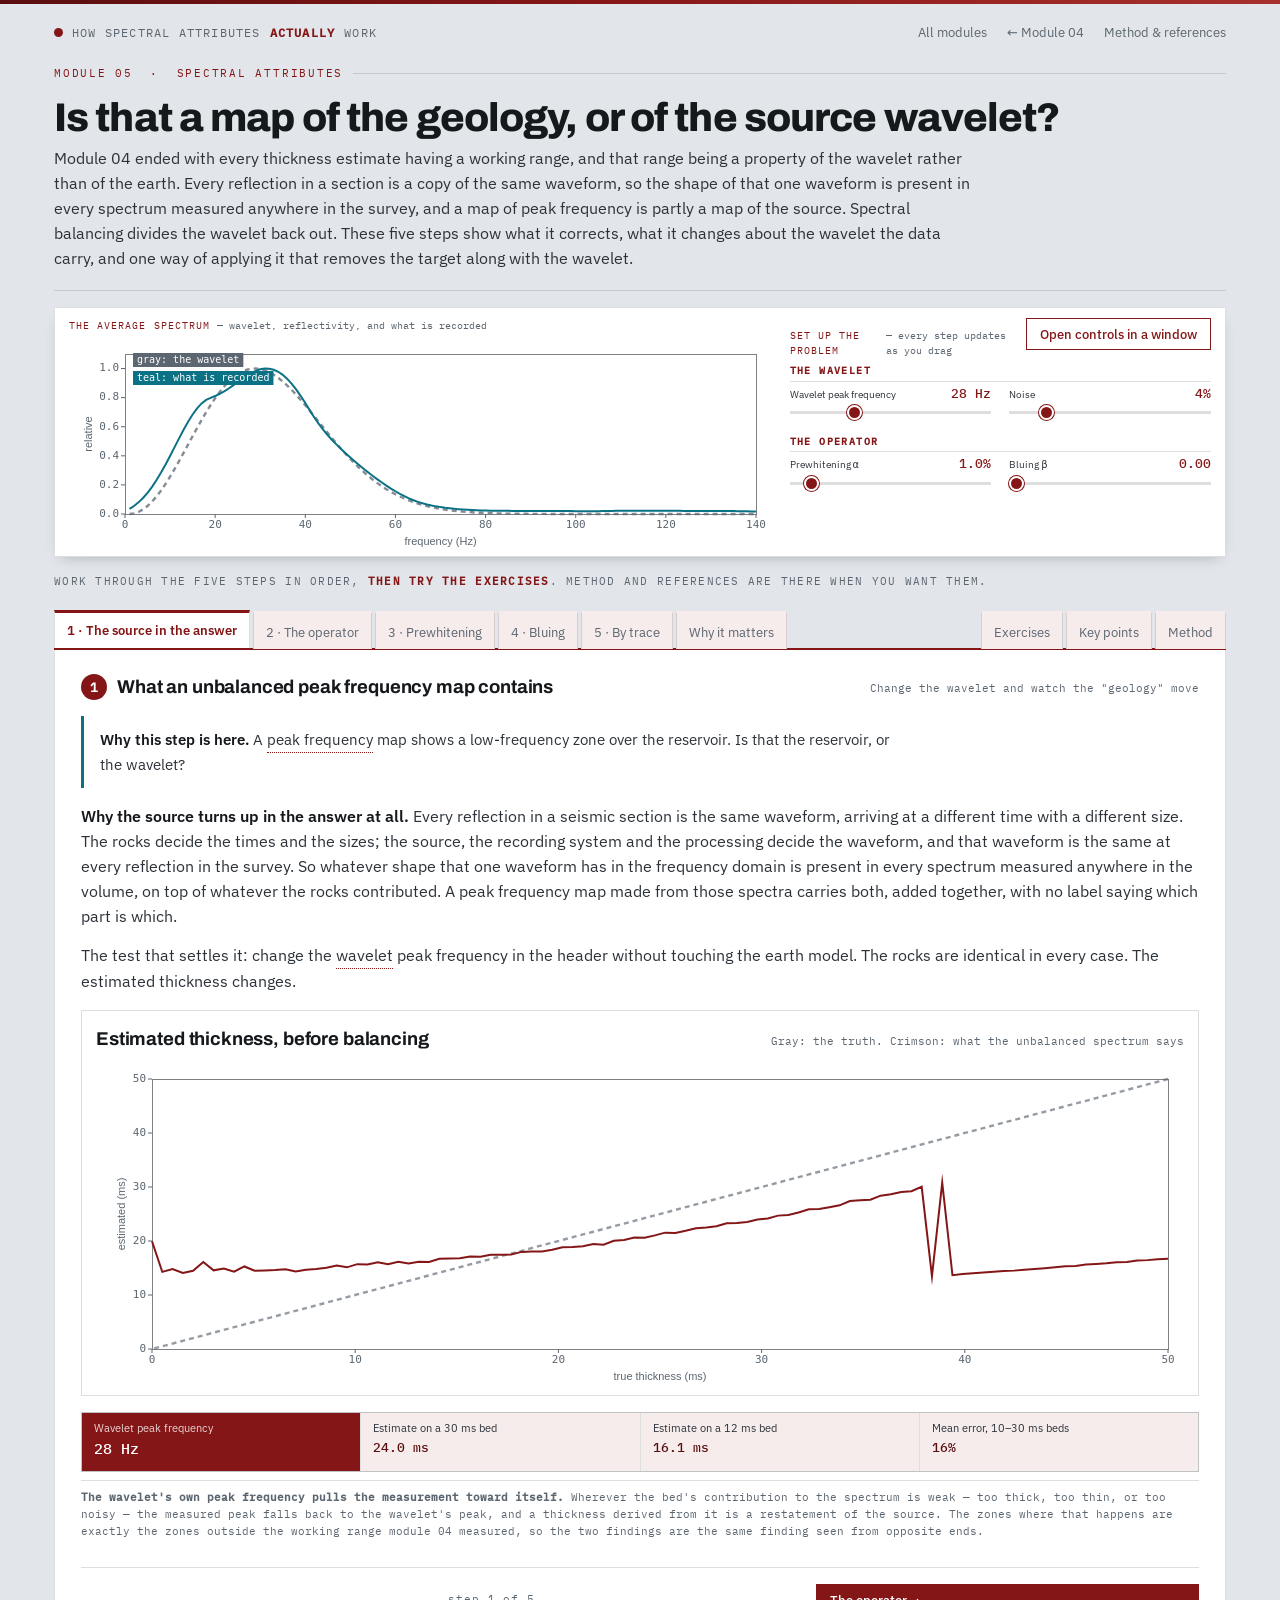
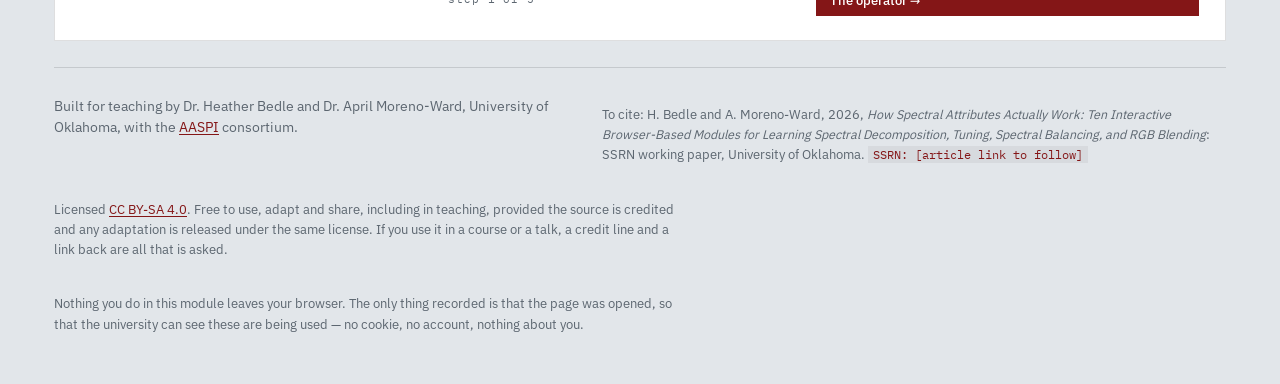
<file: modules/balancing.html>
<!DOCTYPE html>
<html lang="en">
<head>
<meta charset="utf-8">
<meta name="viewport" content="width=device-width, initial-scale=1">
<title>Is that a map of the geology, or of the source wavelet? | How Spectral Attributes Actually Work</title>
<meta name="description" content="Why a peak frequency map made on unbalanced data is mostly a map of the source wavelet, what the balancing operator does, what prewhitening protects against, why bluing exists, and how trace-by-trace whitening can erase the anomaly it was run to find.">
<link rel="stylesheet" href="../assets/fonts.css">
<link rel="stylesheet" href="../assets/style.css">
</head>
<body>

<div class="wrap">
  <header class="masthead">
    <a class="brand" href="../index.html"><span class="dot"></span>How spectral attributes <b>actually</b> work</a>
    <nav>
      <a href="../index.html">All modules</a>
      <a href="tuning.html">← Module 04</a>
      <a href="#notes">Method &amp; references</a>
    </nav>
  </header>

  <div class="mod-head">
    <p class="eyebrow">Module 05 &nbsp;·&nbsp; Spectral attributes</p>
    <h1>Is that a map of the geology, or of the source wavelet?</h1>
    <p class="sub">Module 04 ended with every thickness estimate having a working range, and that range being a property of the wavelet rather than of the earth. Every reflection in a section is a copy of the same waveform, so the shape of that one waveform is present in every spectrum measured anywhere in the survey, and a map of peak frequency is partly a map of the source. Spectral balancing divides the wavelet back out. These five steps show what it corrects, what it changes about the wavelet the data carry, and one way of applying it that removes the target along with the wavelet.</p>
  </div>

  <div class="labhead">
    <div class="labgrid">
      <div>
        <p class="cap">The average spectrum <span>&mdash; wavelet, reflectivity, and what is recorded</span></p>
        <canvas id="cHead" aria-label="Average amplitude spectra of the reflectivity, the wavelet and the recorded data"></canvas>
      </div>
      <div>
        <p class="cap">Set up the problem <span>&mdash; every step updates as you drag</span></p>
        <div class="controls" id="winControls">
          <div class="ctl-col">
            <h2>The wavelet</h2>
            <div class="ctl">
              <label for="fd">Wavelet peak frequency <span class="val" id="fdV">28 Hz</span></label>
              <input type="range" data-key="fd" id="fd" min="16" max="55" step="1" value="28">
            </div>
            <div class="ctl">
              <label for="noise">Noise <span class="val" id="noiseV">4%</span></label>
              <input type="range" data-key="noise" id="noise" min="0" max="25" step="1" value="4">
            </div>
          </div>
          <div class="ctl-col">
            <h2>The operator</h2>
            <div class="ctl">
              <label for="alpha">Prewhitening α <span class="val" id="alphaV">1.0%</span></label>
              <input type="range" data-key="alpha" id="alpha" min="1" max="120" step="1" value="10">
            </div>
            <div class="ctl">
              <label for="beta">Bluing β <span class="val" id="betaV">0.00</span></label>
              <input type="range" data-key="beta" id="beta" min="0" max="80" step="2" value="0">
            </div>
          </div>
        </div>
      </div>
    </div>
  </div>

  <p class="tabhint">Work through the five steps in order, <b>then try the exercises</b>.
    Method and references are there when you want them.</p>
  <nav class="tabs" id="tabs" role="tablist" aria-label="Module steps">
    <button role="tab" data-tab="p1" aria-selected="false">1 · The source in the answer</button>
    <button role="tab" data-tab="p2" aria-selected="false">2 · The operator</button>
    <button role="tab" data-tab="p3" aria-selected="false">3 · Prewhitening</button>
    <button role="tab" data-tab="p4" aria-selected="false">4 · Bluing</button>
    <button role="tab" data-tab="p5" aria-selected="false">5 · By trace</button>
    <button role="tab" data-tab="pw" aria-selected="false">Why it matters</button>
    <span class="gap"></span>
    <button role="tab" data-tab="pe" aria-selected="false">Exercises</button>
    <button role="tab" data-tab="pk" aria-selected="false">Key points</button>
    <button role="tab" data-tab="pm" aria-selected="false">Method</button>
  </nav>

  <!-- =============================== STEP 1 =============================== -->
  <section class="tabpane" id="p1" role="tabpanel" hidden>
    <div class="plot-head" style="margin-bottom:14px">
      <h3><span class="stepno">1</span>What an unbalanced peak frequency map contains</h3>
      <span class="hint">Change the wavelet and watch the "geology" move</span>
    </div>
    <p class="qbox"><b>Why this step is here.</b> A peak frequency map shows a low-frequency zone over the reservoir. Is that the reservoir, or the wavelet?</p>
    <p class="lede"><b>Why the source turns up in the answer at all.</b> Every reflection in a seismic
      section is the same waveform, arriving at a different time with a different size. The rocks
      decide the times and the sizes; the source, the recording system and the processing decide the
      waveform, and that waveform is the same at every reflection in the survey. So whatever shape that
      one waveform has in the frequency domain is present in every spectrum measured anywhere in the
      volume, on top of whatever the rocks contributed. A peak frequency map made from those spectra
      carries both, added together, with no label saying which part is which.</p>

    <p class="lede">The test that settles it: change the wavelet peak frequency in the header without touching the earth model. The rocks are identical in every case. The estimated thickness changes.</p>

    <div class="plot">
      <div class="plot-head">
        <h3>Estimated thickness, before balancing</h3>
        <span class="hint">Gray: the truth. Crimson: what the unbalanced spectrum says</span>
      </div>
      <canvas id="c1" aria-label="Thickness estimated from unbalanced data against the truth"></canvas>
    </div>
    <div class="stats">
      <div class="stat key"><span>Wavelet peak frequency</span><b id="s1f">—</b></div>
      <div class="stat"><span>Estimate on a 30 ms bed</span><b id="s1e30">—</b></div>
      <div class="stat"><span>Estimate on a 12 ms bed</span><b id="s1e12">—</b></div>
      <div class="stat"><span>Mean error, 10&ndash;30 ms beds</span><b id="s1sat">—</b></div>
    </div>
    <div class="legend prose">
      <span><b>The wavelet's own peak frequency pulls the measurement toward itself.</b> Wherever the bed's contribution to the spectrum is weak — too thick, too thin, or too noisy — the measured peak falls back to the wavelet's peak, and a thickness derived from it is a restatement of the source. The zones where that happens are exactly the zones outside the working range module 04 measured, so the two findings are the same finding seen from opposite ends.</span>
    </div>
  </section>

  <!-- =============================== STEP 2 =============================== -->
  <section class="tabpane" id="p2" role="tabpanel" hidden>
    <div class="plot-head" style="margin-bottom:14px">
      <h3><span class="stepno">2</span>The balancing operator</h3>
      <span class="hint">Divide the wavelet back out</span>
    </div>
    <p class="qbox"><b>Why this step is here.</b> If the recorded spectrum is the earth times the wavelet, and only the product was recorded, how can the wavelet be separated out?</p>
    <p class="lede"><b>What an operator is.</b> The word sounds like a piece of mathematics and it is a
      list of numbers. There is one number for each frequency, and applying the operator means
      multiplying the amplitude at that frequency by the number beside it. The operator that balances
      data is a list that is large at the frequencies the wavelet made weak and small at the
      frequencies the wavelet made strong, so that after the multiplication every frequency in the band
      comes out at about the same amplitude. A gain curve does the same thing to a trace against time;
      this one works against frequency instead.</p>

    <p class="lede">The panels below show the average spectrum, the operator built from it, and the result of applying it. The operator is not simply one over the average, for the reason step 3 takes up.</p>
    <p class="lede">One consequence is worth stating first. A tuned bed has maxima at 1/(2T), 3/(2T), 5/(2T) and so on, all the same height. On unbalanced data the wavelet suppresses the higher ones, so only the first is visible. Balancing restores them, and a spectrum that previously showed one peak now shows several. That is the correct answer and it looks like new structure appearing.</p>

    <div class="sec-row">
      <div class="panel-col">
        <p class="sublabel"><b>Average spectrum and operator</b> <span class="note">teal: data, crimson: operator</span></p>
        <canvas id="c2a" aria-label="The average spectrum and the balancing operator built from it"></canvas>
      </div>
      <div class="panel-col">
        <p class="sublabel"><b>Before and after</b> <span class="note">the same average, balanced</span></p>
        <canvas id="c2b" aria-label="The average spectrum before and after balancing"></canvas>
      </div>
    </div>
    <p class="lede"><b>The same wedge through three different sources.</b> Nothing in the rock changes
      between the columns below. The top row is one wedge recorded with a 20, a 30 and a 45 Hz wavelet.
      The bottom row is those same three after balancing. All six panels are drawn on one amplitude
      scale, because scaling each to its own peak would make balancing appear to do nothing.</p>

    <div class="plot">
      <div class="plot-head">
        <h3>One wedge, three sources, before and after balancing</h3>
        <span class="hint">Thickest bed at the left, pinching out to the right</span>
      </div>
      <canvas id="c2c" aria-label="One wedge of thin beds recorded with three different wavelets, shown before and after spectral balancing"></canvas>
    </div>
    <div class="stats">
      <div class="stat key"><span>Thinnest measurable, as recorded</span><b id="s2rawset">—</b></div>
      <div class="stat"><span>The same, after balancing</span><b id="s2balset">—</b></div>
      <div class="stat"><span>Spread across the three, recorded</span><b id="s2spreadr">—</b></div>
      <div class="stat"><span>Spread across the three, balanced</span><b id="s2spreadb">—</b></div>
    </div>

    <div class="legend prose">
      <span><b>Reading the six panels.</b> The top row is three pictures of one geology, and they
      disagree about where the wedge stops being two separable events: with the noise slider at zero
      they give 17.7, 11.1 and 6.6 ms. That disagreement is the source, not the rock. After balancing
      the three read 12.6, 7.6 and 4.5 ms, so every one of them resolves a thinner bed than it did,
      because flattening the spectrum shortens the wavelet the data are carrying.

      The three do not become the same, and that is the limit worth carrying forward. Balancing
      reshapes the spectrum within the band that was recorded. It cannot supply frequencies that were
      never recorded: a 20 Hz source returns very little above 40 Hz, and no list of multipliers puts
      energy where there is none. The spread across the three narrows from 11.1 ms to 8.1 ms rather
      than closing. Balancing makes a spectral measurement comparable in kind between surveys; it does
      not make two surveys equal in resolution.</span>
    </div>

    <div class="stats">
      <div class="stat key"><span>Flatness before</span><b id="s2b4">—</b></div>
      <div class="stat"><span>Flatness after</span><b id="s2after">—</b></div>
      <div class="stat"><span>Estimate on a 12 ms bed now</span><b id="s2e12">—</b></div>
      <div class="stat"><span>Mean error, 10&ndash;30 ms beds</span><b id="s2range">—</b></div>
    </div>
    <div class="legend prose">
      <span><b>Balancing makes module 04's arithmetic usable.</b> Flattening the spectrum adds no information: the notches and the tuning peak were present in the recorded data, weighted by the wavelet. What balancing removes is that weighting. The measurement that follows is of the bed rather than of the source.</span>
    </div>
  </section>

  <!-- =============================== STEP 3 =============================== -->
  <section class="tabpane" id="p3" role="tabpanel" hidden>
    <div class="plot-head" style="margin-bottom:14px">
      <h3><span class="stepno">3</span>Prewhitening</h3>
      <span class="hint">Take α to its smallest and watch the edges</span>
    </div>
    <p class="qbox"><b>Why this step is here.</b> Dividing by the average spectrum works where the spectrum has energy. What happens at the edges of the band, where it has almost none?</p>
    <p class="lede">The operator is therefore not 1/<i>A</i> but closer to 1/(<i>A</i> + α), where α is a small fraction of the spectrum's peak. That α is <b>prewhitening</b>, and it sets how hard the balancing pushes at the edges of the band.</p>

    <div class="sec-row">
      <div class="panel-col">
        <p class="sublabel"><b>The balanced spectrum</b> <span class="note">fixed axes</span></p>
        <canvas id="c3a" aria-label="The balanced average spectrum at the chosen prewhitening"></canvas>
      </div>
      <div class="panel-col">
        <p class="sublabel"><b>A balanced trace</b> <span class="note">signal, and what got amplified</span></p>
        <canvas id="c3b" aria-label="A trace after balancing at the chosen prewhitening"></canvas>
      </div>
    </div>
    <p class="lede" style="margin-top:22px">The same two states shown as seismic. The wedge model is
      the one from module 04: a bed that thins from 50 ms at the left edge to zero at the right, between
      a positive reflection coefficient at its top and a negative one at its base. On the left is the
      recorded section, on the right the same section after balancing at the chosen α. Both use the same
      amplitude scale, so a change in brightness between them is a real change.</p>
    <div class="sec-row">
      <div class="panel-col">
        <p class="sublabel"><b>Recorded section</b> <span class="note">the wedge as acquired</span></p>
        <canvas id="c3c" aria-label="The wedge model as a seismic section before balancing"></canvas>
      </div>
      <div class="panel-col">
        <p class="sublabel"><b>After balancing</b> <span class="note">same amplitude scale</span></p>
        <canvas id="c3d" aria-label="The same wedge section after spectral balancing"></canvas>
      </div>
    </div>
    <div class="stats">
      <div class="stat key"><span>Prewhitening α</span><b id="s3a">—</b></div>
      <div class="stat"><span>Largest operator gain</span><b id="s3g">—</b></div>
      <div class="stat"><span>Flatness in band</span><b id="s3flat">—</b></div>
      <div class="stat"><span>Noise amplification</span><b id="s3noise">—</b></div>
      <div class="stat"><span>Events on the section</span><b id="s3ev">—</b></div>
    </div>
    <div class="legend prose">
      <span><b>Balancing at a small α adds events to the section.</b> One trace a quarter of the way
      along the wedge crosses 6 separate events on the recorded section. After balancing at α = 0.1% it
      crosses 10. The extra four are the sidelobes of the sharpened wavelet, and on the section they
      appear above and below each real reflector as events of the same character. At α = 4% the same
      trace crosses 4 after balancing, fewer than the recorded section, because the gentler operator has
      not sharpened the wavelet enough to separate the top and base of the thinning bed. Neither count
      matches the two reflection coefficients the model contains.</span>
    </div>
    <div class="legend prose">
      <span><b>Raising α flattens the spectrum less and applies less gain.</b> At α = 0.1% the operator's largest gain is 32.8× and the
      balanced spectrum's flatness is 0.005 — very flat, and every bit of that 32.8× is applied where the
      recorded spectrum was near zero, which is to say to noise. At α = 12% the largest gain is 6.6× and
      the flatness is 0.231: quieter, and less corrected. Neither end is right, which is why it is a
      parameter and not a constant.
      A note for anyone comparing these numbers with the AASPI documentation: it gives this value as 1% in
      one program and 2% in another, and the interface text suggests 4% would be more conservative. Those
      are three different numbers for the same symbol in the same equation, so do not read too much into
      any particular default.</span>
    </div>
  </section>

  <!-- =============================== STEP 4 =============================== -->
  <section class="tabpane" id="p4" role="tabpanel" hidden>
    <div class="plot-head" style="margin-bottom:14px">
      <h3><span class="stepno">4</span>Bluing, and why flat is not the target</h3>
      <span class="hint">The earth is not white</span>
    </div>
    <p class="qbox"><b>Why this step is here.</b> Whitening assumes the earth's reflectivity spectrum is flat. Is it?</p>
    <p class="lede"><b>Bluing</b> corrects for that: after whitening, the spectrum is tilted back up by <i>f</i><sup>β</sup>. Raising β from zero tilts the balanced spectrum, and changes the wavelet alongside it.</p>

    <div class="sec-row">
      <div class="panel-col">
        <p class="sublabel"><b>Balanced spectrum</b> <span class="note">with the bluing tilt applied</span></p>
        <canvas id="c4a" aria-label="The balanced spectrum with bluing"></canvas>
      </div>
      <div class="panel-col">
        <p class="sublabel"><b>The resulting wavelet</b> <span class="note">what the data now carry</span></p>
        <canvas id="c4b" aria-label="The effective wavelet after balancing and bluing"></canvas>
      </div>
    </div>
    <div class="stats">
      <div class="stat key"><span>Bluing β</span><b id="s4b">—</b></div>
      <div class="stat"><span>Spectrum tilt, 50 Hz / 20 Hz</span><b id="s4tilt">—</b></div>
      <div class="stat"><span>Effective peak frequency</span><b id="s4pk">—</b></div>
      <div class="stat"><span>Wavelet sidelobe</span><b id="s4side">—</b></div>
    </div>

    <p class="lede">The two panels above are the spectrum and the wavelet. The three below are the same
      wedge of thin beds put through those wavelets, so that the change can be read where an
      interpretation is actually made. Every panel is drawn on one amplitude scale, and the horizontal
      axis is bed thickness, thickest on the left and pinching out on the right.</p>

    <p class="lede"><b>What each panel is.</b> The first is the wedge as recorded, carrying the source
      wavelet. The second is the same wedge after whitening, with &beta; held at zero. The third is the
      same wedge after balancing with the bluing exponent on the header slider. The readouts beneath
      give the thinnest bed on each panel whose thickness the section still reports correctly: above that
      thickness the time between the peak at the top of the bed and the trough at its base equals the
      true thickness, and below it that spacing stops changing while the bed goes on thinning.</p>

    <div class="tri-row">
      <div class="panel-col">
        <p class="sublabel"><b>As recorded</b> <span class="note">the source wavelet</span></p>
        <canvas id="c4c" aria-label="The wedge of thin beds as recorded"></canvas>
      </div>
      <div class="panel-col">
        <p class="sublabel"><b>Whitened</b> <span class="note">flat spectrum, &beta; = 0</span></p>
        <canvas id="c4d" aria-label="The same wedge after whitening to a flat spectrum"></canvas>
      </div>
      <div class="panel-col">
        <p class="sublabel"><b>Blued</b> <span class="note">at the &beta; on the slider</span></p>
        <canvas id="c4e" aria-label="The same wedge after balancing with bluing"></canvas>
      </div>
    </div>
    <div class="stats">
      <div class="stat key"><span>Thinnest bed still measurable</span><b id="s4sepA">—</b></div>
      <div class="stat"><span>After whitening</span><b id="s4sepB">—</b></div>
      <div class="stat"><span>After bluing</span><b id="s4sepC">—</b></div>
      <div class="stat"><span>Events on one trace, recorded &rarr; blued</span><b id="s4ev">—</b></div>
    </div>

    <div class="legend prose">
      <span><b>Balancing moves the thickness at which a bed stops being measurable.</b> On the default
      28 Hz wedge the recorded section reports the correct thickness down to 12.1 ms and no further.
      After whitening the same wedge reports it down to 7.6 ms, so about 5 ms of section that carried no
      usable thickness before now does. Nothing was added to the model. Bluing at &beta; = 0.8 takes the
      effective peak frequency from 31.4 Hz to 64.3 Hz and the wavelet sidelobe from 0.074 to 0.146,
      while the thinnest measurable bed stays at 7.6 ms: past a point the extra tilt is adding
      oscillation rather than resolution. The event count on the third panel rises from 6 to 14 at the
      default 4% noise; taking the noise slider to zero returns it to 6, which identifies those extra
      events as amplified noise rather than as sidelobes.</span>
    </div>

    <p class="lede"><b>What this changes for stratigraphy.</b> A pinch-out, an onlap, and a package of
      stacked thin sands are all read from where reflections separate and where they merge. That
      thickness belongs to the wavelet the data are carrying, and balancing replaces the wavelet.
      Two volumes over the same ground, one balanced and one not, will therefore place the same
      pinch-out at different points, and the geology has not moved between them. A bed count made on a
      balanced volume and a bed count made on the delivered stack are two different numbers, and the
      difference is not an error in either.</p>

    <p class="lede">This is also why spectral work is not only a channel-mapping technique. Thickness
      is what these panels measure, and thickness is the quantity a stratigrapher is usually after,
      whether it is held in a channel fill, a shoreface parasequence, a carbonate buildup or a
      progradational wedge. The channel in module 00 is the easiest case to draw, not the only one the
      argument applies to.</p>

    <div class="legend prose">
      <span><b>Every step of this changes the wavelet being interpreted.</b> Balancing is not an adjustment to a display. It convolves the data with a new wavelet, and every amplitude, every tuning thickness and every apparent bed thickness measured afterwards belongs to that new wavelet rather than to the recorded one.</span>
    </div>
  </section>

  <!-- =============================== STEP 5 =============================== -->
  <section class="tabpane" id="p5" role="tabpanel" hidden>
    <div class="plot-head" style="margin-bottom:14px">
      <h3><span class="stepno">5</span>Balancing each trace on its own</h3>
      <span class="hint">Watch the target disappear</span>
    </div>
    <p class="qbox"><b>Why this step is here.</b> Every trace has its own spectrum. Why not give every trace its own balancing operator?</p>
    <p class="lede">It also removes the measurement. A tuned bed's whole signature is a notch — a hole in that trace's spectrum. Whitening that trace on its own is, by definition, filling the hole in.</p>

    <div class="seg" id="segMode" role="group" aria-label="Balancing mode" style="margin-bottom:14px">
      <button type="button" data-m="survey">Survey average</button>
      <button type="button" data-m="trace">By trace</button>
    </div>
    <div class="sec-row">
      <div class="panel-col">
        <p class="sublabel"><b>One trace's spectrum, balanced</b> <span class="note">is the notch still there?</span></p>
        <canvas id="c5a" aria-label="A single trace spectrum after balancing in the chosen mode"></canvas>
      </div>
      <div class="panel-col">
        <p class="sublabel"><b>Thickness estimate</b> <span class="note">gray: truth</span></p>
        <canvas id="c5b" aria-label="Thickness estimated after balancing in the chosen mode"></canvas>
      </div>
    </div>
    <div class="stats">
      <div class="stat key"><span>Mode</span><b id="s5m">—</b></div>
      <div class="stat"><span>Notch depth retained</span><b id="s5notch">—</b></div>
      <div class="stat"><span>Notch estimate, 20 ms bed</span><b id="s5e20">—</b></div>
      <div class="stat"><span>Traces with a usable notch</span><b id="s5err">—</b></div>
    </div>
    <div class="legend prose">
      <span><b>Trace-by-trace whitening removes the geology along with the wavelet.</b> The survey-average
      operator leaves 82% of the notch depth intact and a notch-based thickness estimate works on 97% of
      the traces. Give every trace its own operator and the notch retains 13% of its depth, the estimate on
      the 20 ms bed cannot be made at all, and the number of usable traces falls to 1%. The operator cannot
      tell a dip caused by the source from a dip caused by a 20 ms bed, because on one trace they look
      identical. The result is a smooth, flat, professional-looking spectrum with the measurement gone
      out of it. This is why <span class="k">spec_cwt</span> and <span class="k">spec_cmp</span>
      compute one operator from a survey average, and why the AASPI documentation warns against the
      trace-by-trace program for exactly this reason. The averaging is not a computational shortcut. It
      is what protects the signal.</span>
    </div>
  </section>

  <!-- ============================ WHY IT MATTERS =========================== -->
  <section class="tabpane" id="pw" role="tabpanel" hidden>
    <div class="plot-head" style="margin-bottom:14px">
      <h3>Why it matters</h3>
      <span class="hint">Where this shows up in real work</span>
    </div>
    <p class="lede">Balancing is the step between running a spectral decomposition and being able to interpret the result. Skipping it does not produce an obviously broken answer; it produces a plausible one that is partly about the source.</p>
    <ul class="lede" style="padding-left:20px">
      <li><b>Before any thickness estimate.</b> Module 04's arithmetic assumes the measured peak is the
        bed's. On unbalanced data it is largely the wavelet's, and the resulting map is smooth, plausible
        and wrong.</li>
      <li><b>Before comparing two surveys, or two parts of one.</b> Different vintages have different
        source signatures, and an unbalanced peak frequency map will show the survey boundary as a
        geological feature.</li>
      <li><b>Before comparing shallow with deep.</b> The wavelet is not the same at 1 s and 3 s, so an
        unbalanced attribute has a depth trend built into it that has nothing to do with rocks.</li>
      <li><b>When a volume arrives described as "whitened".</b> Ask what α was, whether any bluing was
        applied, and whether it was done trace by trace. All three change what the volume means, and the
        third can have removed the target.</li>
      <li><b>When a balanced section suddenly has more reflectors.</b> Step 4 is the reason to suspect the
        new ones are sidelobes.</li>
    </ul>
    <p class="lede"><b>What balancing is blamed and credited for.</b> The first error is believing it adds resolution. It removes a bias and adds nothing. The second is applying it without deciding what the reflectivity spectrum is assumed to be, since a fully whitened volume has been corrected for a wavelet that was partly the earth.</p>
    <div class="legend prose">
      <span>An attribute that changes when the acquisition or the processing changes, and the earth does not, is measuring the acquisition. Step 1 is that test, run on a model where the answer is known.</span>
    </div>
  </section>

  <!-- ============================== EXERCISES ============================= -->
  <section class="tabpane" id="pe" role="tabpanel" hidden>
    <div class="tryit" style="max-width:none">
      <h3>Exercises</h3>
      <ol>
        <li><b>Change the source and watch the geology move.</b>
          <em class="point">Why: if an attribute moves when the source changes and the rocks do not, the attribute is measuring the source.</em>
           In step 1, take the wavelet peak
          frequency from 16 Hz to 55 Hz, reading the estimate on a 12 ms bed each time.
          <em class="predict">Before changing anything: the earth model does not change at all. Should the estimated thickness change? Decide first, then find out.</em>
          <details class="reveal"><summary>Hint</summary><span class="ans">The bed never changes and the
            estimate does: 25.8 ms at 16 Hz, 16.1 at 28, 12.1 at 40, 10.5 at 55, for a bed that is 12 ms
            throughout. It follows the wavelet, because wherever the bed's own peak is weak the measured
            peak reverts to the source's. That is the diagnostic: an attribute that
            moves when the acquisition changes is reporting the acquisition. Now do the same thing in
            step 2, with balancing switched on, and the estimate stops following the wavelet: it settles
            between 18 and 20 ms across the whole range of sources. Read that carefully, because it is
            not the same as being right. The bed is 12 ms thick, which is below the working range module
            04 measured for these wavelets, so the estimate is still several milliseconds out. What
            balancing has removed is the part of the error that came from the source. The part that comes
            from the bed sitting outside the band remains, and no operator applied to the spectrum will
            reach it. Nothing about the earth was different in either case; the difference is entirely
            whether the wavelet was divided out first.</span></details></li>
        <li><b>Measure how much balancing is worth.</b>
          <em class="point">Why: this is the size of the correction, measured against a model where the true answer is known.</em>
           Compare the mean error in step 1 with the
          same readout in step 2, at each wavelet frequency.
          <details class="reveal"><summary>Hint</summary><span class="ans">50% down to 19% at 16 Hz,
            42% down to 27% at 55 Hz, and 16% down to 14% at 28 Hz. Balancing helps most where the wavelet
            was worst, and barely at all where it was already reasonable. So the answer to "do I need to
            do this?" depends on how far the wavelet is from flat, and the flatness readout in step 2
            reports that before the decomposition is run. It also never becomes perfect. The recorded
            bandwidth still sets hard limits at both ends, and no operator recovers a notch that was
            never recorded. What balancing removes is the <em>bias</em> toward the wavelet's own tuning
            thickness, not the bandwidth limit.</span></details></li>
        <li><b>Measure what a small α does to the sidelobes.</b>
          <em class="point">Why: prewhitening trades flatness against gain applied to noise, and neither end of the slider is the right answer.</em>
           In step 3, take the prewhitening from its largest value down
          to its smallest, watching the operator gain and the noise readout.
          <details class="reveal"><summary>Hint</summary><span class="ans">The operator's maximum gain
            climbs from 6.6× at α = 12% to 32.8× at α = 0.1%, while the flatness improves from 0.231 to
            0.005. α is what stops the division blowing up where the spectrum is near zero. All that gain is applied at the edges of the band, where there was no signal
            recorded — so what it amplifies is noise, and the noise readout climbs with it. The balanced
            spectrum does get flatter and wider, which looks like an improvement, and it is useful being
            clear about why it is not: a flat spectrum built from amplified noise contains no more
            information about the earth than the recorded one, but it looks like it
            does.</span></details></li>
        <li><b>Watch the wavelet change as β rises.</b>
          <em class="point">Why: balancing convolves the data with a new wavelet, so every amplitude measured afterwards belongs to that wavelet.</em>
           In step 4, take β from 0 to its maximum and watch
          the effective wavelet.
          <details class="reveal"><summary>Hint</summary><span class="ans">The effective peak frequency
            climbs from 31.4 Hz to 64.3 Hz and the sidelobe doubles from 0.074 to 0.146, exactly as module
            01's step 3 said would happen when a spectrum is widened at its high end. The practical consequence is that a balanced section will have
            events on it that the unbalanced section did not, sitting symmetrically above and below the
            strong reflectors. They are not thin beds. Anyone interpreting a heavily balanced volume for
            thin-bed work needs to know the sidelobe level of the wavelet they created, which is why it is
            worth looking at the wavelet rather than only at the spectrum.</span></details></li>
        <li><b>Remove the target by whitening it.</b>
          <em class="point">Why: trace-by-trace whitening fills in the notch that carries the thickness measurement.</em>
           In step 5, switch from survey average to trace by trace and
          compare the notch depth and the thickness estimate.
          <details class="reveal"><summary>Hint</summary><span class="ans">The notch keeps 82% of its
            depth on the survey-average operator and 13% trace by trace, and the number of traces where a
            thickness can still be read from a notch falls from 97% to 1%. The reason: a survey-average operator asks "what shape is common to every trace here?", and a
            bed that varies laterally is not common to every trace, so it survives. A trace-by-trace
            operator asks "what shape does this trace have?", and the answer includes the notch, so the
            notch is removed. The two are not different accuracies of the same thing — they are different
            questions, and only one of them protects what the survey was run to
            measure.</span></details></li>
              <li><b>Give one frequency difference between two surveys three explanations.</b>
          <em class="point">Why: a frequency difference between surveys has several possible causes, and the acquisition is usually the first to check.</em>
           Two vintages
          over the same field give different peak frequency maps at the same horizon. Use steps 1 and 5
          to list what could be responsible.
          <details class="reveal"><summary>Hint</summary><span class="ans">Step 1 is the first
            and most likely: different source wavelets, so the two peak frequency maps are partly maps
            of two different sources, and neither is a map of the rock. Step 5 gives the second: if one
            vintage was balanced trace by trace and the other was not, the balanced one may have had the
            notch — the thing carrying the thickness information — whitened away. A third is the
            processing sequence in general, since deconvolution, filtering and migration all change the
            spectrum. Only after those three have been ruled out does a real geological difference, such
            as fluid change or compaction between surveys, become the leading explanation. The order
            matters: the acquisition and processing causes are common and can be checked against the data already in hand, and the geological one is rare and cannot be confirmed without further information.</span></details></li>
</ol>
    </div>
  </section>

  <!-- ============================= KEY POINTS ============================= -->
  <section class="tabpane" id="pk" role="tabpanel" hidden>
    <div class="takeaway">
      <h3>Key points</h3>
      <ul>
        <li><b>An unbalanced peak frequency map is substantially a map of the source wavelet.</b> Where
          the bed's contribution is weak, the measured peak falls back on the wavelet's peak — the same
          value everywhere, which is why the resulting map looks smooth and plausible.</li>
        <li><b>Balancing divides out an average spectrum,</b> computed over many traces so that the
          reflectivity's own variation averages away and the wavelet is what remains.</li>
        <li><b>It removes a bias rather than adding information.</b> The notches and the tuning peak were
          always in the data; balancing stops the wavelet from drowning them.</li>
        <li><b>Prewhitening α stops the division blowing up</b> where there is no signal. Small α gives a
          flatter, wider spectrum and amplified noise at the band edges; there is no correct value, and
          the AASPI documentation quotes three different ones.</li>
        <li><b>Bluing β exists because reflectivity is generally not white.</b> Well-log studies find
          more high frequency than a flat spectrum, so fully whitened data are over-corrected in a known
          direction.</li>
        <li><b>Trace-by-trace whitening can erase the target.</b> A tuned bed's signature is a notch in
          that trace's spectrum, and whitening that trace alone is an instruction to fill it in.</li>
      </ul>
    </div>
    <div class="takeaway" style="margin-top:18px">
      <h3>Words introduced here</h3>
      <dl class="terms">
        <dt>spectral balancing</dt>
        <dd>Dividing the recorded spectrum by an estimate of the wavelet's spectrum, so that what remains
          is mostly the earth's reflectivity.</dd>
        <dt>whitening</dt>
        <dd>Balancing carried to a flat spectrum. Assumes the reflectivity spectrum is itself flat.</dd>
        <dt>the balancing operator</dt>
        <dd>The gain curve that does it, built from the average spectrum over many traces.</dd>
        <dt>prewhitening, α</dt>
        <dd>A small constant added to the average spectrum before dividing, so the operator does not
          divide by something close to zero at the edges of the band.</dd>
        <dt>bluing, β</dt>
        <dd>Tilting the balanced spectrum back up by <i>f</i><sup>β</sup>, because well-log reflectivity
          spectra rise with frequency rather than being flat.</dd>
        <dt>flatness</dt>
        <dd>How close a spectrum is to level, measured here as its standard deviation divided by its
          mean over a fixed band.</dd>
        <dt>survey-average operator</dt>
        <dd>One operator for all traces. Preserves the notch that carries the thickness measurement.</dd>
        <dt>trace-by-trace whitening</dt>
        <dd>A separate operator for each trace. Fills the notch in, and removes the measurement with
          it.</dd>
      </dl>
    </div>

  </section>

  <!-- =============================== METHOD =============================== -->
  <section class="tabpane" id="pm" role="tabpanel" hidden>
    <div class="plot-head" style="margin-bottom:14px">
      <h3 id="notes">Method</h3>
      <span class="hint">What is computed, and what is left out</span>
    </div>
    <p class="lede"><b>The model</b> is the wedge from module 04 — reflection coefficients of +0.1 and
      &minus;0.1 with a linearly thinning separation — convolved with a zero-phase Ricker, plus
      band-limited noise. Reflection times are analytic rather than rounded to the sample grid.</p>
    <p class="lede"><b>The operator</b> follows the form used by AASPI's spectral programs: the power
      spectrum is averaged over all the traces, and each spectrum is then multiplied by the square root of
      the peak average power divided by the sum of the square root of the average power and α times that
      same peak. Bluing multiplies the result by (<i>f</i>/<i>f</i><sub>max</sub>)<sup>β</sup>. Both are
      the same functions the library uses elsewhere in this set, so the arithmetic here is the arithmetic
      that was verified against known answers rather than a re-implementation.</p>
    <p class="lede"><b>The flatness numbers</b> are the standard deviation of the spectrum divided by its
      mean, measured over a fixed band rather than the whole axis — outside the recorded band a spectrum
      is not supposed to be flat, and including that region makes every operator look bad. Working range
      is measured exactly as in module 04: the thickest and thinnest beds for which the estimate is within
      20% of the truth.</p>
    <p class="lede"><b>Simplifications, stated plainly.</b> The balancing here is applied to spectra, not
      by filtering the traces and re-transforming, which is what production code does; the difference does
      not matter for what is being shown but it means the "balanced trace" in step 3 is reconstructed
      rather than genuinely re-processed. Balancing is also stationary — one operator for the whole
      record — where real spectral balancing is time-variant, applied in overlapping windows down the
      trace, precisely because the wavelet changes with depth. That time variation is a large part of why
      balancing matters and it is not shown here. The wavelet is zero phase throughout, so nothing here
      addresses phase, and no attempt is made to correct one.</p>
    <p class="lede"><b>Where this departs from production software.</b> AASPI computes its average
      spectrum over a running window in time as well as over traces, so the operator adapts with depth.
      Its <span class="k">spectral_balance</span> program does offer the trace-by-trace mode shown in step
      5, and the documentation warns against it in the same terms used here. The reflectivity in this
      model is a single wedge rather than a full series, so the "average spectrum" is much closer to the
      wavelet than a real survey average would be, and the balancing consequently looks cleaner here than
      it will on real data.</p>
    <details class="reveal">
      <summary>References</summary>
      <ul class="lede" style="padding-left:20px">
        <li>Walden, A. T., and J. W. J. Hosken, 1985, An investigation of the spectral properties of
          primary reflection coefficients: <em>Geophysical Prospecting</em>, <b>33</b>,
          400&ndash;435.</li>
        <li>Yilmaz, Ö., 2001, <em>Seismic Data Analysis</em>: SEG Investigations in Geophysics 10.</li>
        <li>AASPI, <em>Spectral Attributes: Programs spec_cwt and spec_cmp</em>, University of Oklahoma —
          for the balancing operator, the prewhitening constant and the warning about trace-by-trace
          balancing.</li>
      </ul>
    </details>
  </section>

  <section class="nextup" id="nextup" hidden>
    <p class="eyebrow">Next up</p>
    <h3>06 · Peak frequency, peak magnitude, and the maps they make</h3>
    <p>With the wavelet dealt with, a spectrum at every sample can finally become a map. Which statistic
      of that spectrum is mapped, and where the numbers stop meaning anything.</p>
    <a class="btn ghost" href="attributes.html">Module 06 →</a>
  </section>

  <div class="pager" id="pager" hidden>
    <a class="btn ghost" href="tuning.html">← Module 04: tuning and the thin bed</a>
    <a class="btn ghost" href="../index.html">All modules</a>
    <a class="btn ghost" href="attributes.html">Module 06: peak frequency and peak magnitude →</a>
  </div>

  <footer>
    <div class="foot-grid">
      <p>Built for teaching by Dr. Heather Bedle and Dr. April Moreno-Ward, University of Oklahoma, with
        the <a href="https://www.ou.edu/mcee/labs/aaspi">AASPI</a> consortium.</p>
      <p class="lic">To cite: H. Bedle and A. Moreno-Ward, 2026, <i>How Spectral Attributes Actually
        Work: Ten Interactive Browser-Based Modules for Learning Spectral Decomposition, Tuning, Spectral Balancing, and RGB Blending</i>: SSRN working paper, University of Oklahoma.
        <span class="k">SSRN: [article link to follow]</span></p>
      <p class="lic">Licensed <a href="https://creativecommons.org/licenses/by-sa/4.0/">CC BY-SA 4.0</a>.
        Free to use, adapt and share, including in teaching, provided the source is credited and any
        adaptation is released under the same license. If you use it in a course or a talk, a credit line
        and a link back are all that is asked.</p>
      <p class="lic">Nothing you do in this module leaves your browser. The only thing recorded is that
        the page was opened, so that the university can see these are being used &mdash; no cookie, no
        account, nothing about you.</p>
    </div>
  </footer>
</div>

<script src="../assets/count.js"></script>
<script src="../assets/popout.js"></script>
<script src="../assets/panelout.js"></script>
<script src="../assets/glossary.js"></script>
<script src="../assets/seismic.js"></script>
<script src="../assets/spectral.js"></script>
<script>
(function () {
  'use strict';

  if (typeof SEIS === 'undefined' || typeof SPEC === 'undefined') {
    const missing = [];
    if (typeof SEIS === 'undefined') missing.push('assets/seismic.js');
    if (typeof SPEC === 'undefined') missing.push('assets/spectral.js');
    const el = document.createElement('div');
    el.setAttribute('style', 'background:#841617;color:#fff;padding:14px 18px;margin:16px 0;' +
      'font:13px/1.6 ui-monospace,Menlo,monospace');
    el.textContent = 'This module could not load ' + missing.join(' and ') +
      '. It expects them one directory up, at ../assets/, and file names are ' +
      'case-sensitive on GitHub Pages.';
    const w = document.querySelector('.wrap');
    (w || document.body).insertBefore(el, w ? w.firstChild : null);
    return;
  }

  const $ = (id) => document.getElementById(id);
  const clamp = (v, a, b) => Math.max(a, Math.min(b, v));
  const visible = (id) => { const el = $(id); return el && !el.hidden; };
  const CRIM = '#841617', TEAL = '#0B7285', SLATE = '#5C6670';

  const DT = 0.0005, NT = 600, NX = 100;
  const T0 = 0.100, RTOP = 0.1, RBOT = -0.1;
  const TMAX = 50;                     // thickest bed, ms
  const FMAX = 140;
  const FREQS = [];
  for (let f = 1; f <= FMAX; f += 1) FREQS.push(f);
  const BAND = [8, 70];                // where flatness is judged

  const DEF = { fd: 28, noise: 4, alpha: 10, beta: 0, mode: 'survey', tab: 'p1' };
  let S = SEIS.readState(DEF);
  if (S.mode !== 'survey' && S.mode !== 'trace') S.mode = 'survey';

  const CAN_LINK = location.protocol !== 'file:';
  const saveState = () => {
    if (!CAN_LINK) return;
    try { SEIS.writeState(S, DEF); } catch (e) { /* nothing shareable */ }
  };

  const alphaOf = () => S.alpha / 1000;      // slider 1..120 -> 0.001..0.12
  const betaOf = () => S.beta / 100;

  /* =====================================================================
     THE MODEL
     ===================================================================== */
  let MODEL = null, MKEY = '';
  function model() {
    const key = [S.fd, S.noise].join('|');
    if (MODEL && MKEY === key) return MODEL;
    MODEL = buildModel(S.fd);
    MKEY = key;
    return MODEL;
  }

  /* The same wedge through a wavelet of any peak frequency. Step 2 needs three
     of them at once to show that the rock does not change when the source
     does. */
  function buildModel(fd) {
    const wav = SEIS.makeWavelet({ type: 'ricker', f: fd });
    const rnd = SEIS.mulberry32(90210);
    const traces = [], thick = new Float64Array(NX);
    for (let ix = 0; ix < NX; ix++) {
      const T = (1 - ix / (NX - 1)) * (TMAX / 1000);
      thick[ix] = T;
      const tr = new Float64Array(NT);
      for (let i = 0; i < NT; i++) {
        const t = i * DT;
        tr[i] = RTOP * wav.fn(t - T0) + RBOT * wav.fn(t - (T0 + T));
      }
      if (S.noise > 0) {
        const raw = new Float64Array(NT);
        for (let i = 0; i < NT; i++) raw[i] = rnd() * 2 - 1;
        const sm = new Float64Array(NT);
        for (let i = 1; i < NT - 1; i++) sm[i] = (raw[i - 1] + raw[i] + raw[i + 1]) / 3;
        let rms = 0;
        for (let i = 0; i < NT; i++) rms += sm[i] * sm[i];
        rms = Math.sqrt(rms / NT) || 1;
        const amp = (S.noise / 100) * Math.abs(RTOP);
        for (let i = 0; i < NT; i++) tr[i] += (amp / rms) * sm[i];
      }
      traces.push(tr);
    }
    return { traces, thick };
  }

  /* The balanced version of the whole section, in time rather than in the
     spectral domain. Each trace is transformed, its magnitude multiplied by the
     same operator used everywhere else in this module, and transformed back.
     Phase is left alone, so nothing moves; only the amplitude of each frequency
     changes. This is what the balancing does to the image an interpreter looks
     at, which the spectral plots alone do not show. */
  function balancedSection(op, traces) {
    const md = traces || model().traces;
    const n = 1024;                       // >= NT, power of two for the FFT
    const out = [];
    for (let ix = 0; ix < NX; ix++) {
      const re = new Float64Array(n), im = new Float64Array(n);
      re.set(md[ix].subarray(0, Math.min(NT, n)));
      SEIS.fft(re, im, false);
      for (let k = 0; k <= n / 2; k++) {
        const f = k / (n * DT);
        // the operator is tabulated on FREQS (1 Hz spacing); interpolate
        let g;
        if (f <= FREQS[0]) g = op[0];
        else if (f >= FREQS[FREQS.length - 1]) g = op[FREQS.length - 1];
        else {
          const j = Math.floor(f - FREQS[0]);
          const t = (f - FREQS[j]) / (FREQS[j + 1] - FREQS[j]);
          g = op[j] * (1 - t) + op[j + 1] * t;
        }
        re[k] *= g; im[k] *= g;
        if (k > 0 && k < n / 2) {         // keep the spectrum conjugate-symmetric
          re[n - k] *= g; im[n - k] *= g;
        }
      }
      SEIS.fft(re, im, true);
      out.push(re.slice(0, NT));
    }
    return out;
  }

  /* How many separate events a vertical trace crosses, counted as sign changes
     that clear a threshold. It is the quantity a student is really asking about
     when they ask whether balancing "added reflectors". */
  function eventCount(traces, i0, i1) {
    let peak = 0;
    for (let ix = 0; ix < NX; ix++) {
      for (let i = i0; i < i1; i++) peak = Math.max(peak, Math.abs(traces[ix][i]));
    }
    const thr = 0.15 * (peak || 1);
    const tr = traces[Math.round(NX * 0.25)];   // a quarter of the way along
    let n = 0, was = 0;
    for (let i = i0; i < i1; i++) {
      const v = tr[i];
      if (Math.abs(v) < thr) continue;
      const sgn = v > 0 ? 1 : -1;
      if (sgn !== was) { n++; was = sgn; }
    }
    return n;
  }

  function winIdx() {
    const pad = 1.6 / S.fd;
    return [Math.max(0, Math.round((T0 - pad) / DT)),
            Math.min(NT, Math.round((T0 + TMAX / 1000 + pad) / DT))];
  }

  function spectrumOf(tr) {
    const [a, b] = winIdx();
    const n = b - a;
    const w = new Float64Array(n);
    let wsum = 0;
    for (let k = 0; k < n; k++) { w[k] = 0.5 * (1 - Math.cos(2 * Math.PI * k / (n - 1))); wsum += w[k]; }
    const norm = wsum > 0 ? 2 / wsum : 0;
    const out = new Float64Array(FREQS.length);
    for (let j = 0; j < FREQS.length; j++) {
      const f = FREQS[j];
      let re = 0, im = 0;
      for (let k = 0; k < n; k++) {
        const t = (a + k) * DT;
        const v = tr[a + k] * w[k];
        const ang = 2 * Math.PI * f * t;
        re += v * Math.cos(ang); im -= v * Math.sin(ang);
      }
      out[j] = Math.hypot(re, im) * norm;
    }
    return out;
  }

  /* Every trace's spectrum, and the survey average of them. Cached: almost
     every step needs both. */
  let SPECS = null, SKEY = '';
  function specs() {
    const key = [S.fd, S.noise].join('|');
    if (SPECS && SKEY === key) return SPECS;
    SPECS = specsOf(model().traces);
    SKEY = key;
    return SPECS;
  }

  function specsOf(traces) {
    const all = [], avg = new Float64Array(FREQS.length);
    for (let ix = 0; ix < NX; ix++) {
      const sp = spectrumOf(traces[ix]);
      all.push(sp);
      for (let j = 0; j < FREQS.length; j++) avg[j] += sp[j] / NX;
    }
    return { all, avg };
  }

  /* A cosine taper that is 1 where the average spectrum has real energy and 0
     where it does not. Without it the operator happily multiplies the empty top
     of the band by fifty, the peak-frequency search finds that amplified noise,
     and balancing appears to make the estimate dramatically worse. Production
     code applies Ormsby corners for exactly this reason. */
  function bandMask(avg) {
    let pk = 0;
    for (const v of avg) pk = Math.max(pk, v);
    const thr = 0.03 * pk;
    let lo = 0, hi = FREQS.length - 1;
    for (let j = 0; j < FREQS.length; j++) if (avg[j] >= thr) { lo = j; break; }
    for (let j = FREQS.length - 1; j >= 0; j--) if (avg[j] >= thr) { hi = j; break; }
    const roll = Math.max(4, Math.round(0.15 * (hi - lo)));
    const m = new Float64Array(FREQS.length);
    for (let j = 0; j < FREQS.length; j++) {
      if (j < lo - roll || j > hi + roll) m[j] = 0;
      else if (j < lo) m[j] = 0.5 * (1 - Math.cos(Math.PI * (j - (lo - roll)) / roll));
      else if (j > hi) m[j] = 0.5 * (1 - Math.cos(Math.PI * ((hi + roll) - j) / roll));
      else m[j] = 1;
    }
    return m;
  }

  function operatorAt(avg, beta) {
    const op = SPEC.balanceOperator(avg, FREQS, { alpha: alphaOf(), beta: beta });
    const mask = bandMask(avg);
    const out = new Float64Array(FREQS.length);
    for (let j = 0; j < FREQS.length; j++) out[j] = op[j] * mask[j];
    return out;
  }
  function operatorFrom(avg) { return operatorAt(avg, betaOf()); }

  /* The thinnest bed on a section whose top and base are still two separate
     events of opposite polarity. Below that thickness the wedge shows one
     composite event, and the thickness cannot be read from the picture. The
     traces run from thick to thin, so the scan runs from the thin end back. */
  /* The thinnest bed whose thickness can still be measured off the section.

     Above tuning, the time between the peak at the top of the bed and the
     trough at its base equals the true thickness. Below tuning that spacing
     stops shrinking: the top and base have merged into one composite waveform
     whose shape no longer follows the bed. The thickness at which the two part
     company is a property of the wavelet the data are carrying, which is
     exactly what balancing and bluing change.

     The scan runs from the thin end upward and requires three consecutive
     thicknesses to agree, so that one noisy trace does not decide the answer.  */
  function thinnestMeasurable(traces, i0, i1, clip, thick) {
    const md = { thick: thick || model().thick };
    const thr = 0.20 * (clip || 1);
    let run = 0, first = null;
    for (let ix = NX - 1; ix >= 0; ix--) {
      const tr = traces[ix];
      let iP = -1, iN = -1, vP = 0, vN = 0;
      for (let i = i0; i < i1; i++) {
        const v = tr[i];
        if (v > vP) { vP = v; iP = i; }
        if (v < vN) { vN = v; iN = i; }
      }
      const tru = md.thick[ix] * 1000;
      const ok = iP >= 0 && iN >= 0 && vP >= thr && -vN >= thr &&
                 Math.abs(Math.abs(iN - iP) * DT * 1000 - tru) <= 1.5;
      if (ok) {
        if (run === 0) first = tru;
        if (++run >= 3) return first;
      } else {
        run = 0; first = null;
      }
    }
    return null;
  }


  /* The lowest genuinely deep notch, as in module 04: scan upward and take the
     first local minimum well below both flanking maxima. */
  function firstNotch(mag) {
    let gmax = 0;
    for (const v of mag) gmax = Math.max(gmax, v);
    if (gmax <= 0) return null;
    for (let k = 2; k < mag.length - 2; k++) {
      if (!(mag[k] < mag[k - 1] && mag[k] <= mag[k + 1])) continue;
      let lo = mag[k], hi = mag[k];
      for (let j = k - 1; j >= 0; j--) { if (mag[j] < mag[j + 1]) break; lo = mag[j]; }
      for (let j = k + 1; j < mag.length; j++) { if (mag[j] < mag[j - 1]) break; hi = mag[j]; }
      const flank = Math.min(lo, hi);
      if (flank < 0.12 * gmax) continue;
      if (mag[k] < 0.35 * flank) return FREQS[k];
    }
    return null;
  }

  /* Peak frequency, taking the LOWEST strong maximum rather than the global one.

     This matters more after balancing than before it, and the reason is worth
     understanding. A tuned bed's comb has maxima at 1/(2T), 3/(2T), 5/(2T) and
     so on, all of the same height. On unbalanced data the wavelet's envelope
     picks one of them out — usually the one nearest the wavelet's own peak — so
     the global maximum is unambiguous. Whitening removes that envelope, which
     is exactly what it was asked to do, and the lobes become equal. The global
     maximum then hops between lobes as the bed thins and the thickness estimate
     jumps by a factor of three.

     So a balanced peak-frequency estimate needs a rule for which lobe to take,
     and taking the lowest is the one that inverts to the right thickness. This
     is why every spectral program asks for a frequency search range: it is not
     a display convenience, it is what stops this. */
  function peakFreqOf(mag) {
    let g = 0;
    for (const v of mag) g = Math.max(g, v);
    if (g <= 0) return FREQS[0];
    for (let k = 1; k < mag.length - 1; k++) {
      if (mag[k] >= mag[k - 1] && mag[k] > mag[k + 1] && mag[k] > 0.7 * g) {
        const y0 = mag[k - 1], y1 = mag[k], y2 = mag[k + 1];
        const den = y0 - 2 * y1 + y2;
        return Math.abs(den) > 1e-16 ? FREQS[k] + 0.5 * (y0 - y2) / den : FREQS[k];
      }
    }
    let j = 0;
    for (let k = 1; k < mag.length; k++) if (mag[k] > mag[j]) j = k;
    return FREQS[j];
  }

  /* Thickness estimates down the wedge, in one of three states. */
  function estimates(mode) {
    const sp = specs();
    const out = [];
    const op = mode === 'survey' ? operatorFrom(sp.avg) : null;
    for (let ix = 0; ix < NX; ix++) {
      let mag = sp.all[ix];
      if (mode === 'survey') mag = SPEC.applyBalance(mag, op);
      else if (mode === 'trace') mag = SPEC.applyBalance(mag, operatorFrom(sp.all[ix]));
      const f = peakFreqOf(mag);
      out.push(f > 0 ? 1000 / (2 * f) : NaN);
    }
    return out;
  }

  function workingRange(est, thick) {
    let thin = NaN, thick0 = NaN;
    for (let k = NX - 1; k >= 0; k--) {
      const t = thick[k] * 1000;
      if (t <= 0) continue;
      if (isFinite(est[k]) && Math.abs(est[k] - t) / t < 0.2) { thin = t; break; }
    }
    for (let k = 0; k < NX; k++) {
      const t = thick[k] * 1000;
      if (t <= 0) continue;
      if (isFinite(est[k]) && Math.abs(est[k] - t) / t < 0.2) { thick0 = t; break; }
    }
    return { thin, thick: thick0 };
  }

  /* Mean absolute error of a thickness estimate, over the band of thicknesses
     the method is supposed to cover. Measured over the whole wedge instead, it
     is dominated by the thick end, where 1/(2T) sits below the recorded band
     and no amount of balancing can help — which buries the effect being shown. */
  function meanError(est, thick, lo, hi) {
    let e = 0, n = 0;
    for (let k = 0; k < NX; k++) {
      const t = thick[k] * 1000;
      if (t < lo || t > hi || !isFinite(est[k])) continue;
      e += Math.abs(est[k] - t) / t; n++;
    }
    return n ? 100 * e / n : NaN;
  }

  function flatness(mag) {
    let s = 0, n = 0;
    for (let j = 0; j < FREQS.length; j++) {
      if (FREQS[j] < BAND[0] || FREQS[j] > BAND[1]) continue;
      s += mag[j]; n++;
    }
    const mean = n ? s / n : 0;
    if (mean <= 0) return 0;
    let v = 0;
    for (let j = 0; j < FREQS.length; j++) {
      if (FREQS[j] < BAND[0] || FREQS[j] > BAND[1]) continue;
      v += (mag[j] - mean) * (mag[j] - mean);
    }
    return Math.sqrt(v / n) / mean;
  }

  // the trace index whose bed is closest to a given thickness
  function ixFor(ms) {
    const m = model();
    let best = 0;
    for (let ix = 0; ix < NX; ix++) {
      if (Math.abs(m.thick[ix] * 1000 - ms) < Math.abs(m.thick[best] * 1000 - ms)) best = ix;
    }
    return best;
  }

  /* =====================================================================
     DRAWING
     ===================================================================== */
  const M = { l: 56, r: 16, t: 16, b: 34 };
  function boxOf(w, h) { return { x: M.l, y: M.t, w: w - M.l - M.r, h: h - M.t - M.b }; }
  function contentWidth(el) {
    const p = el.parentElement || el;
    const cs = getComputedStyle(p);
    return Math.max(240, p.clientWidth - parseFloat(cs.paddingLeft) - parseFloat(cs.paddingRight));
  }
  /* An estimate outside the plotted range is not a reading. series() clamps to
     the axis, which would draw a wild value as though it were exactly 0 or
     exactly TMAX and produce the flat-topped spikes that used to reach the
     frame. Gapping the line says "no answer here", which is the truth. */
  function onScale(ys, lo, hi) {
    return ys.map((v) => (isFinite(v) && v >= lo && v <= hi ? v : NaN));
  }
  function series(ctx, rect, xs, ys, x0, x1, y0, y1, color, width, dash) {
    ctx.save();
    ctx.beginPath();
    ctx.lineWidth = width || 1.7;
    ctx.strokeStyle = color;
    if (dash) ctx.setLineDash(dash);
    let started = false;
    for (let i = 0; i < xs.length; i++) {
      if (!isFinite(ys[i]) || xs[i] < x0 || xs[i] > x1) { started = false; continue; }
      const X = rect.x + ((xs[i] - x0) / (x1 - x0)) * rect.w;
      const Y = rect.y + rect.h - ((clamp(ys[i], y0, y1) - y0) / (y1 - y0)) * rect.h;
      if (!started) { ctx.moveTo(X, Y); started = true; } else ctx.lineTo(X, Y);
    }
    ctx.stroke();
    ctx.restore();
  }
  function specPlot(ctx, rect, curves, top, ylabel) {
    SEIS.frame(ctx, rect);
    for (const c of curves) {
      series(ctx, rect, FREQS, c.y, 0, FMAX, 0, top, c.color, c.width || 1.8, c.dash);
    }
    SEIS.axisBottom(ctx, rect, 0, FMAX, 'frequency (Hz)', (v) => v.toFixed(0), { ticks: 7 });
    SEIS.axisLeft(ctx, rect, 0, top, ylabel || 'relative amplitude', (v) => v.toFixed(1), { ticks: 5 });
  }
  function estPlot(ctx, rect, est, thick) {
    const xs = [];
    for (let ix = 0; ix < NX; ix++) xs.push(thick[ix] * 1000);
    SEIS.frame(ctx, rect);
    series(ctx, rect, xs, xs, 0, TMAX, 0, TMAX, 'rgba(92,102,112,0.65)', 2.4, [5, 4]);
    series(ctx, rect, xs, onScale(est, 0, TMAX), 0, TMAX, 0, TMAX, CRIM, 2);
    SEIS.axisBottom(ctx, rect, 0, TMAX, 'true thickness (ms)', (v) => v.toFixed(0), { ticks: 6 });
    SEIS.axisLeft(ctx, rect, 0, TMAX, 'estimated (ms)', (v) => v.toFixed(0), { ticks: 5 });
  }
  const norm = (a) => {
    let mx = 0;
    for (const v of a) mx = Math.max(mx, v);
    return Array.from(a, (v) => v / (mx || 1));
  };

  /* ------------------------------------------------------------- header */
  function drawHeader() {
    const el = $('cHead');
    if (!el) return;
    const w = contentWidth(el), h = 210;
    const ctx = SEIS.fitCanvas(el, w, h);
    ctx.clearRect(0, 0, w, h);
    const rect = boxOf(w, h);
    const sp = specs();
    const wav = SEIS.makeWavelet({ type: 'ricker', f: S.fd });
    const wsp = SEIS.spectrum(wav, DT, FREQS.length, FMAX).map((p) => p.a);
    specPlot(ctx, rect, [
      { y: norm(wsp), color: 'rgba(92,102,112,0.75)', width: 2.4, dash: [5, 4] },
      { y: norm(sp.avg), color: TEAL, width: 2 },
    ], 1.1, 'relative');
    SEIS.tag(ctx, rect.x + 8, rect.y + 6, 'gray: the wavelet', SLATE);
    SEIS.tag(ctx, rect.x + 8, rect.y + 24, 'teal: what is recorded', TEAL);
  }

  /* ------------------------------------------------------------- step 1 */
  function drawStep1() {
    const el = $('c1');
    if (!el) return;
    const w = contentWidth(el), h = 320;
    const ctx = SEIS.fitCanvas(el, w, h);
    ctx.clearRect(0, 0, w, h);
    const m = model();
    const est = estimates('raw');
    estPlot(ctx, boxOf(w, h), est, m.thick);

    $('s1f').textContent = S.fd.toFixed(0) + ' Hz';
    $('s1e30').textContent = est[ixFor(30)].toFixed(1) + ' ms';
    $('s1e12').textContent = est[ixFor(12)].toFixed(1) + ' ms';
    $('s1sat').textContent = meanError(est, m.thick, 10, 30).toFixed(0) + '%';
  }

  /* ------------------------------------------------------------- step 2 */
  /* Three sources over one wedge, recorded and balanced. Cached, because six
     hundred transforms is more than a slider drag should ask for. */
  const DEMO_FD = [20, 30, 45];
  let DEMO = null, DKEY = '';
  function threeSourceDemo() {
    const key = [S.noise, S.alpha].join('|');
    if (DEMO && DKEY === key) return DEMO;
    const cols = [];
    for (const fd of DEMO_FD) {
      const md = buildModel(fd);
      const sp = specsOf(md.traces);
      /* beta held at zero: this panel is about balancing, and bluing is
         step 4's subject */
      const bal = balancedSection(operatorAt(sp.avg, 0), md.traces);
      cols.push({ fd: fd, raw: md.traces, bal: bal, thick: md.thick });
    }
    DEMO = cols;
    DKEY = key;
    return DEMO;
  }

  function drawThreeSource() {
    const el = $('c2c');
    if (!el) return;
    const cols = threeSourceDemo();
    const [i0, i1] = winIdx();
    const w = contentWidth(el);
    const gap = 16, labW = 74;
    const panW = (w - labW - 2 * gap - M.r) / 3;
    const panH = 150;
    const h = M.t + 18 + panH + 26 + 18 + panH + 40;
    const ctx = SEIS.fitCanvas(el, w, h);
    ctx.clearRect(0, 0, w, h);

    /* One amplitude scale for all six panels. Scaled panel by panel, balancing
       would appear to change nothing, because each picture would be stretched
       to fill its own box. */
    let clip = 0;
    for (const c of cols) {
      for (const set of [c.raw, c.bal]) {
        for (let ix = 0; ix < NX; ix++) {
          for (let i = i0; i < i1; i++) clip = Math.max(clip, Math.abs(set[ix][i]));
        }
      }
    }
    clip = clip || 1;

    const rawT = [], balT = [];
    ctx.save();
    ctx.font = '10px "IBM Plex Mono", monospace';
    for (let k = 0; k < cols.length; k++) {
      const c = cols[k];
      const x = labW + k * (panW + gap);
      ctx.fillStyle = CRIM;
      ctx.textAlign = 'center'; ctx.textBaseline = 'top';
      ctx.fillText(c.fd + ' Hz wavelet', x + panW / 2, M.t);
      const rows = [
        { y: M.t + 18, set: c.raw },
        { y: M.t + 18 + panH + 26 + 18, set: c.bal },
      ];
      for (const r of rows) {
        const rect = { x: x, y: r.y, w: panW, h: panH };
        SEIS.drawSectionPanel(ctx, r.set, rect, { i0: i0, i1: i1, clip: clip });
        SEIS.frame(ctx, rect);
      }
      rawT.push(thinnestMeasurable(c.raw, i0, i1, clip, c.thick));
      balT.push(thinnestMeasurable(c.bal, i0, i1, clip, c.thick));
    }
    ctx.fillStyle = SLATE;
    ctx.textAlign = 'right'; ctx.textBaseline = 'middle';
    ctx.fillText('as recorded', labW - 12, M.t + 18 + panH / 2);
    ctx.fillText('balanced', labW - 12, M.t + 18 + panH + 26 + 18 + panH / 2);
    ctx.textAlign = 'left'; ctx.textBaseline = 'top';
    /* wrapped inside the three panels it sits beneath, rather than running
       off the right edge of the canvas in a narrow window */
    SEIS.captionLine(ctx, 'bed thickness: ' + TMAX +
      ' ms at the left, pinching out at the right',
      labW, h - 26, w - labW - M.r, { lineHeight: 12 });
    ctx.restore();

    const fmt = (v) => (v === null ? 'none' : v.toFixed(1) + ' ms');
    const spread = (a) => {
      const ok = a.filter((v) => v !== null);
      return ok.length < 2 ? 'not measurable' : (Math.max(...ok) - Math.min(...ok)).toFixed(1) + ' ms';
    };
    $('s2rawset').textContent = rawT.map(fmt).join(' / ');
    $('s2balset').textContent = balT.map(fmt).join(' / ');
    $('s2spreadr').textContent = spread(rawT);
    $('s2spreadb').textContent = spread(balT);
  }

  function drawStep2() {
    const a = $('c2a'), b = $('c2b');
    if (!a || !b) return;
    drawThreeSource();
    const sp = specs(), m = model();
    const op = operatorFrom(sp.avg);
    const bal = SPEC.applyBalance(sp.avg, op);
    const h = 260;

    const wA = contentWidth(a);
    const cA = SEIS.fitCanvas(a, wA, h);
    cA.clearRect(0, 0, wA, h);
    specPlot(cA, boxOf(wA, h), [
      { y: norm(sp.avg), color: TEAL, width: 2 },
      { y: norm(op), color: CRIM, width: 1.8, dash: [4, 3] },
    ], 1.1, 'relative');

    const wB = contentWidth(b);
    const cB = SEIS.fitCanvas(b, wB, h);
    cB.clearRect(0, 0, wB, h);
    specPlot(cB, boxOf(wB, h), [
      { y: norm(sp.avg), color: 'rgba(92,102,112,0.7)', width: 2, dash: [5, 4] },
      { y: norm(bal), color: CRIM, width: 2 },
    ], 1.1, 'relative');

    const est = estimates('survey');
    $('s2b4').textContent = flatness(sp.avg).toFixed(3);
    $('s2after').textContent = flatness(bal).toFixed(3);
    $('s2e12').textContent = est[ixFor(12)].toFixed(1) + ' ms';
    $('s2range').textContent = meanError(est, m.thick, 10, 30).toFixed(0) + '%';
  }

  /* ------------------------------------------------------------- step 3 */
  function drawStep3() {
    const a = $('c3a'), b = $('c3b');
    if (!a || !b) return;
    const sp = specs();
    const op = operatorFrom(sp.avg);
    const bal = SPEC.applyBalance(sp.avg, op);
    const h = 260;

    const wA = contentWidth(a);
    const cA = SEIS.fitCanvas(a, wA, h);
    cA.clearRect(0, 0, wA, h);
    specPlot(cA, boxOf(wA, h), [{ y: norm(bal), color: CRIM, width: 2 }], 1.1, 'relative');

    // the balanced version of one trace, back in time
    const ix = ixFor(20);
    const raw = sp.all[ix];
    const balTr = SPEC.applyBalance(raw, op);
    const wB = contentWidth(b);
    const cB = SEIS.fitCanvas(b, wB, h);
    cB.clearRect(0, 0, wB, h);
    specPlot(cB, boxOf(wB, h), [
      { y: norm(raw), color: 'rgba(92,102,112,0.7)', width: 2, dash: [5, 4] },
      { y: norm(balTr), color: TEAL, width: 2 },
    ], 1.1, 'relative');

    let gmax = 0;
    for (const v of op) gmax = Math.max(gmax, v);
    // how much the operator lifts the part of the band with no signal in it
    let inb = 0, outb = 0, nin = 0, nout = 0;
    for (let j = 0; j < FREQS.length; j++) {
      if (FREQS[j] >= BAND[0] && FREQS[j] <= BAND[1]) { inb += op[j]; nin++; }
      else if (FREQS[j] > BAND[1]) { outb += op[j]; nout++; }
    }
    $('s3a').textContent = (100 * alphaOf()).toFixed(1) + '%';
    $('s3g').textContent = gmax.toFixed(1) + '×';
    $('s3flat').textContent = flatness(bal).toFixed(3);
    $('s3noise').textContent = nin && nout
      ? ((outb / nout) / (inb / nin)).toFixed(2) + '×' : '—';

    /* the same two states as seismic sections, on a shared amplitude scale */
    const secA = $('c3c'), secB = $('c3d');
    if (secA && secB) {
      const md = model();
      const balSec = balancedSection(op);
      const [i0, i1] = winIdx();
      const hs = 250;
      const wS = contentWidth(secA);
      const ctxA = SEIS.fitCanvas(secA, wS, hs);
      ctxA.clearRect(0, 0, wS, hs);
      const clip = SEIS.drawSectionPanel(ctxA, md.traces, boxOf(wS, hs), {
        i0, i1, dt: DT, xlabel: 'bed thickness (ms)', xmin: TMAX, xmax: 0,
      });
      const wT = contentWidth(secB);
      const ctxB = SEIS.fitCanvas(secB, wT, hs);
      ctxB.clearRect(0, 0, wT, hs);
      SEIS.drawSectionPanel(ctxB, balSec, boxOf(wT, hs), {
        i0, i1, dt: DT, clip, xlabel: 'bed thickness (ms)', xmin: TMAX, xmax: 0,
      });
      $('s3ev').textContent = eventCount(md.traces, i0, i1) + ' → ' +
        eventCount(balSec, i0, i1);
    }
  }

  /* ------------------------------------------------------------- step 4 */
  function drawStep4() {
    const a = $('c4a'), b = $('c4b');
    if (!a || !b) return;
    const sp = specs();
    const bal = SPEC.applyBalance(sp.avg, operatorFrom(sp.avg));
    const h = 260;

    const wA = contentWidth(a);
    const cA = SEIS.fitCanvas(a, wA, h);
    cA.clearRect(0, 0, wA, h);
    specPlot(cA, boxOf(wA, h), [{ y: norm(bal), color: CRIM, width: 2 }], 1.1, 'relative');

    /* The wavelet the balanced data now carry: take the balanced average
       spectrum back to time as a zero-phase wavelet. */
    const n = 512;
    const re = new Float64Array(n), im = new Float64Array(n);
    for (let j = 0; j < FREQS.length; j++) {
      const k = Math.round(FREQS[j] * n * DT);
      if (k > 0 && k < n / 2) { re[k] = bal[j]; re[n - k] = bal[j]; }
    }
    SPEC.analytic;                       // (kept explicit: we only need the FFT below)
    const rr = Float64Array.from(re), ii = Float64Array.from(im);
    SEIS.fft(rr, ii, true);
    const wv = new Float64Array(n);
    for (let i = 0; i < n; i++) wv[i] = rr[(i + n / 2) % n];
    let mx = 0;
    for (const v of wv) mx = Math.max(mx, Math.abs(v));
    mx = mx || 1;

    const wB = contentWidth(b);
    const cB = SEIS.fitCanvas(b, wB, h);
    cB.clearRect(0, 0, wB, h);
    const rB = boxOf(wB, h);
    const xs = [], ys = [];
    for (let i = 0; i < n; i++) { xs.push((i - n / 2) * DT * 1000); ys.push(wv[i] / mx); }
    SEIS.frame(cB, rB);
    const Y0 = rB.y + rB.h / 2;
    SEIS.dashedLine(cB, rB.x, Y0, rB.x + rB.w, Y0, 'rgba(92,102,112,0.45)', [3, 3], 1);
    series(cB, rB, xs, ys, -60, 60, -1.1, 1.1, CRIM, 2);
    SEIS.axisBottom(cB, rB, -60, 60, 'time (ms)', (v) => v.toFixed(0), { ticks: 6 });
    SEIS.axisLeft(cB, rB, -1.1, 1.1, 'amplitude', (v) => v.toFixed(1), { ticks: 5 });

    // sidelobe: the largest positive bump after the first trough
    const c0 = n / 2;
    let seen = false, side = 0;
    for (let i = c0 + 1; i < n - 1; i++) {
      const v = wv[i] / mx;
      if (v < wv[i - 1] / mx && v < wv[i + 1] / mx) seen = true;
      if (seen && v > 0) side = Math.max(side, v);
    }
    const j20 = FREQS.indexOf(20), j50 = FREQS.indexOf(50);
    $('s4b').textContent = betaOf().toFixed(2);
    $('s4tilt').textContent = (bal[j50] / (bal[j20] || 1)).toFixed(2) + '×';
    $('s4pk').textContent = peakFreqOf(bal).toFixed(1) + ' Hz';
    $('s4side').textContent = side.toFixed(3);

    /* The same wedge through three wavelets. The spectrum and the wavelet above
       say what balancing does arithmetically; these panels say what it does to
       the picture a bed is picked on. */
    const cs = [$('c4c'), $('c4d'), $('c4e')];
    if (cs[0] && cs[1] && cs[2]) {
      const md = model();
      const secW = balancedSection(operatorAt(sp.avg, 0));
      const secB = balancedSection(operatorAt(sp.avg, betaOf()));
      const [i0, i1] = winIdx();
      const hs = 260;
      const sets = [md.traces, secW, secB];
      let clip = 0;
      const ctxs = [];
      for (let k = 0; k < 3; k++) {
        const wS = contentWidth(cs[k]);
        const cx = SEIS.fitCanvas(cs[k], wS, hs);
        cx.clearRect(0, 0, wS, hs);
        ctxs.push({ cx, rect: boxOf(wS, hs) });
      }
      /* One amplitude scale across all three, or the panels cannot be compared:
         balancing changes the amplitude as well as the shape. */
      for (const set of sets) {
        for (let ix = 0; ix < NX; ix++) {
          for (let i = i0; i < i1; i++) clip = Math.max(clip, Math.abs(set[ix][i]));
        }
      }
      for (let k = 0; k < 3; k++) {
        SEIS.drawSectionPanel(ctxs[k].cx, sets[k], ctxs[k].rect, {
          i0, i1, dt: DT, clip, xlabel: 'bed thickness (ms)', xmin: TMAX, xmax: 0,
        });
      }
      const fmt = (v) => (v === null ? 'none in range' : v.toFixed(1) + ' ms');
      $('s4sepA').textContent = fmt(thinnestMeasurable(md.traces, i0, i1, clip));
      $('s4sepB').textContent = fmt(thinnestMeasurable(secW, i0, i1, clip));
      $('s4sepC').textContent = fmt(thinnestMeasurable(secB, i0, i1, clip));
      /* How many events a single trace a quarter of the way along the wedge
         crosses, before and after. Two is a top and a base; more than two are
         oscillations the balancing put there. */
      $('s4ev').textContent = eventCount(md.traces, i0, i1) + ' → ' +
        eventCount(secB, i0, i1);
    }
  }

  /* ------------------------------------------------------------- step 5 */
  function drawStep5() {
    const a = $('c5a'), b = $('c5b');
    if (!a || !b) return;
    const sp = specs(), m = model();
    const ix = ixFor(20);
    const op = S.mode === 'survey' ? operatorFrom(sp.avg) : operatorFrom(sp.all[ix]);
    const bal = SPEC.applyBalance(sp.all[ix], op);
    const h = 260;

    const wA = contentWidth(a);
    const cA = SEIS.fitCanvas(a, wA, h);
    cA.clearRect(0, 0, wA, h);
    const rA = boxOf(wA, h);
    specPlot(cA, rA, [
      { y: norm(sp.all[ix]), color: 'rgba(92,102,112,0.7)', width: 2, dash: [5, 4] },
      { y: norm(bal), color: TEAL, width: 2 },
    ], 1.1, 'relative');
    // where the notch should be, for a 20 ms bed
    const T = m.thick[ix];
    if (T > 0) {
      const f = 1 / T;
      const X = rA.x + (f / FMAX) * rA.w;
      if (X < rA.x + rA.w) {
        SEIS.dashedLine(cA, X, rA.y, X, rA.y + rA.h, CRIM, [4, 3], 1.3);
        SEIS.tag(cA, X + 5, rA.y + 6, 'notch', CRIM);
      }
    }

    /* Thickness from the NOTCH, not from the peak. The balancing operator is
       monotonic in amplitude, so applying a trace's own operator to that trace
       compresses its spectrum without moving the maximum — the peak-frequency
       estimate survives trace-by-trace whitening almost untouched, which makes
       it useless for showing what has been lost. The notch is what is lost. */
    const sp2 = specs();
    const est = [];
    const opS = operatorFrom(sp2.avg);
    for (let k = 0; k < NX; k++) {
      const opk = S.mode === 'survey' ? opS : operatorFrom(sp2.all[k]);
      const bk = SPEC.applyBalance(sp2.all[k], opk);
      const fn = firstNotch(bk);
      est.push(fn ? 1000 / fn : NaN);
    }
    const wB = contentWidth(b);
    const cB = SEIS.fitCanvas(b, wB, h);
    cB.clearRect(0, 0, wB, h);
    estPlot(cB, boxOf(wB, h), est, m.thick);

    /* Notch depth, measured directly: how far below the surrounding band does
       the spectrum dip at the frequency the notch is supposed to be at. An
       earlier version hunted for the flanking local maxima and walked outward
       from them, which returned zero in every mode and told us nothing. */
    const nb = norm(bal);
    const fn = 1 / T;
    let dip = Infinity;
    for (let j = 0; j < FREQS.length; j++) {
      if (Math.abs(FREQS[j] - fn) <= 6) dip = Math.min(dip, nb[j]);
    }
    let ref = 0, nref = 0;
    for (let j = 0; j < FREQS.length; j++) {
      if (FREQS[j] < BAND[0] || FREQS[j] > BAND[1]) continue;
      if (Math.abs(FREQS[j] - fn) <= 6) continue;
      ref += nb[j]; nref++;
    }
    ref = nref ? ref / nref : 1;
    const depth = ref > 0 ? 1 - dip / ref : 0;

    let usable = 0, tot = 0;
    for (let k = 0; k < NX; k++) {
      const t = m.thick[k] * 1000;
      if (t < 14 || t > TMAX - 2) continue;
      tot++;
      if (isFinite(est[k]) && Math.abs(est[k] - t) / t < 0.25) usable++;
    }
    $('s5m').textContent = S.mode === 'survey' ? 'survey average' : 'trace by trace';
    $('s5notch').textContent = (100 * clamp(depth, 0, 1)).toFixed(0) + '%';
    $('s5e20').textContent = isFinite(est[ix]) ? est[ix].toFixed(1) + ' ms' : 'no notch';
    $('s5err').textContent = tot ? Math.round(100 * usable / tot) + '%' : '—';
  }

  /* =====================================================================
     PLUMBING
     ===================================================================== */
  function syncLabels() {
    $('fdV').textContent = S.fd + ' Hz';
    $('noiseV').textContent = S.noise === 0 ? 'none' : S.noise + '%';
    $('alphaV').textContent = (100 * alphaOf()).toFixed(1) + '%';
    $('betaV').textContent = betaOf().toFixed(2);
    document.querySelectorAll('#segMode button').forEach((b) => {
      b.setAttribute('aria-pressed', b.dataset.m === S.mode);
      b.classList.toggle('on', b.dataset.m === S.mode);
    });
    ['fd', 'noise', 'alpha', 'beta'].forEach((k) => {
      const el = $(k);
      if (el && String(S[k]) !== el.value) el.value = S[k];
    });
  }

  function drawAll() {
    const lab = document.querySelector('.labhead');
    if (lab && !lab.hidden) drawHeader();
    if (visible('p1')) drawStep1();
    if (visible('p2')) drawStep2();
    if (visible('p3')) drawStep3();
    if (visible('p4')) drawStep4();
    if (visible('p5')) drawStep5();
  }

  const PANES = ['p1', 'p2', 'p3', 'p4', 'p5', 'pw', 'pe', 'pk', 'pm'];
  const STEPNAMES = {
    p1: 'The source in the answer', p2: 'The operator', p3: 'Prewhitening', p4: 'Bluing',
    p5: 'By trace', pw: 'Why it matters', pe: 'Exercises', pk: 'Key points', pm: 'Method',
  };

  function buildStepNav() {
    PANES.forEach((id, i) => {
      const pane = $(id);
      if (!pane || pane.querySelector('.stepnav')) return;
      const prev = PANES[i - 1], next = PANES[i + 1];
      const nav = document.createElement('div');
      nav.className = 'stepnav';
      const mk = (target, text, ghost) => {
        const b = document.createElement('button');
        b.type = 'button';
        b.className = 'btn' + (ghost ? ' ghost' : '') + ' small';
        b.textContent = text;
        b.addEventListener('click', () => {
          showTab(target);
          const t = document.querySelector('.tabhint');
          if (t && t.scrollIntoView) t.scrollIntoView({ behavior: 'smooth', block: 'start' });
        });
        return b;
      };
      nav.appendChild(prev ? mk(prev, '\u2190 ' + STEPNAMES[prev], true)
                           : document.createElement('span'));
      const where = document.createElement('span');
      where.className = 'where';
      where.textContent = i < 5 ? 'step ' + (i + 1) + ' of 5' : STEPNAMES[id];
      nav.appendChild(where);
      nav.appendChild(next ? mk(next, STEPNAMES[next] + ' \u2192')
                           : document.createElement('span'));
      pane.appendChild(nav);
    });
  }

  function showTab(id) {
    PANES.forEach((q) => { const el = $(q); if (el) el.hidden = q !== id; });
    document.querySelectorAll('#tabs button').forEach((b) => {
      b.setAttribute('aria-selected', b.dataset.tab === id);
    });
    const lab = document.querySelector('.labhead');
    if (lab) lab.hidden = (id === 'pw' || id === 'pe' || id === 'pk' || id === 'pm');
    /* The forward link lives on the pager. Show it once the reader has reached
       the exercises, not only on the two reference tabs — a student who works
       the exercises and stops used to have no way on to the next module. */
    const done = (id === 'pe' || id === 'pk' || id === 'pm');
    if ($('nextup')) $('nextup').hidden = !(id === 'pk' || id === 'pm');
    if ($('pager')) $('pager').hidden = !done;
    S.tab = id;
    drawAll();
    saveState();
  }
  document.querySelectorAll('#tabs button').forEach((b) => {
    b.addEventListener('click', () => showTab(b.dataset.tab));
  });

  document.querySelectorAll('#segMode button').forEach((b) => {
    b.addEventListener('click', () => {
      S.mode = b.dataset.m;
      syncLabels(); drawAll(); saveState();
    });
  });

  document.addEventListener('input', (ev) => {
    const t = ev.target;
    if (!t || t.tagName !== 'INPUT') return;
    const id = t.id;
    if (!(id in DEF)) return;
    S[id] = parseFloat(t.value);
    syncLabels(); drawAll(); saveState();
  });

  let rt;
  window.addEventListener('resize', () => { clearTimeout(rt); rt = setTimeout(drawAll, 140); });

  buildStepNav();
  syncLabels();
  showTab(PANES.indexOf(S.tab) >= 0 ? S.tab : 'p1');
})();
</script>
</body>
</html>
</file>
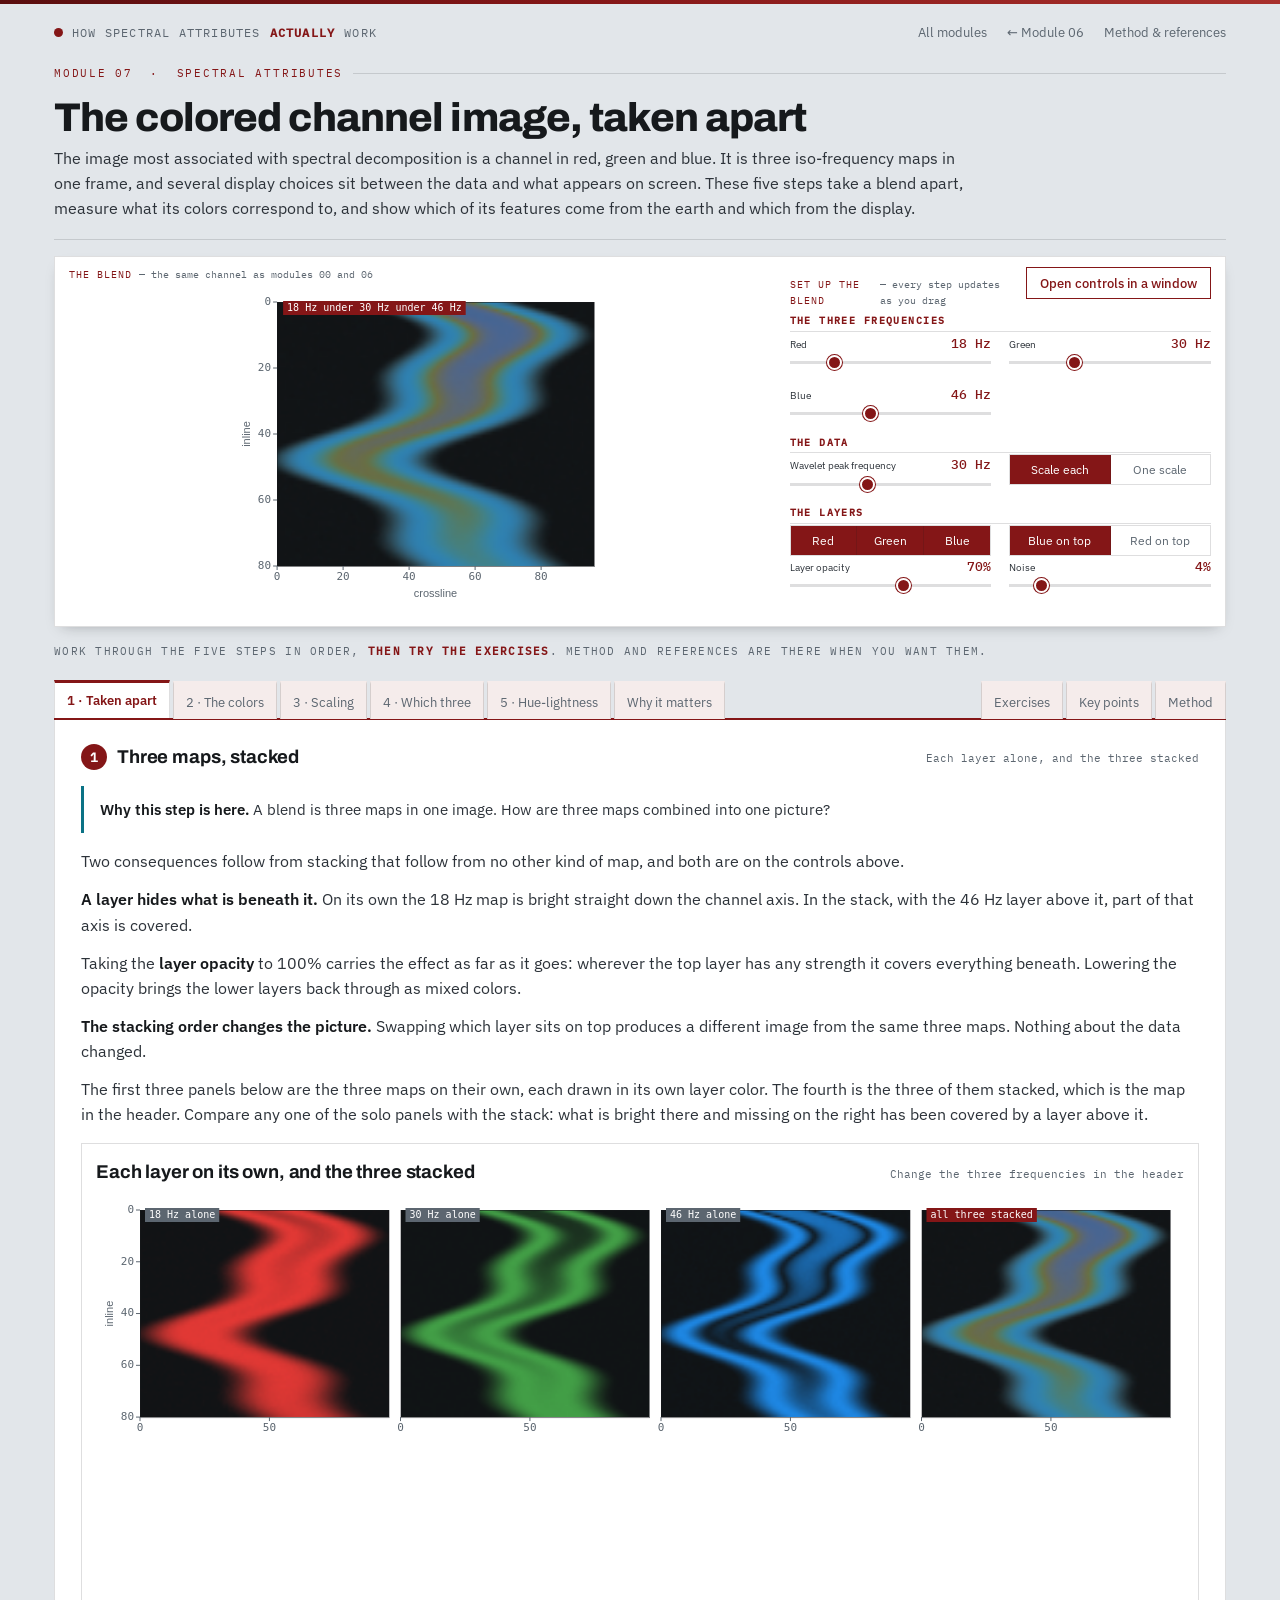
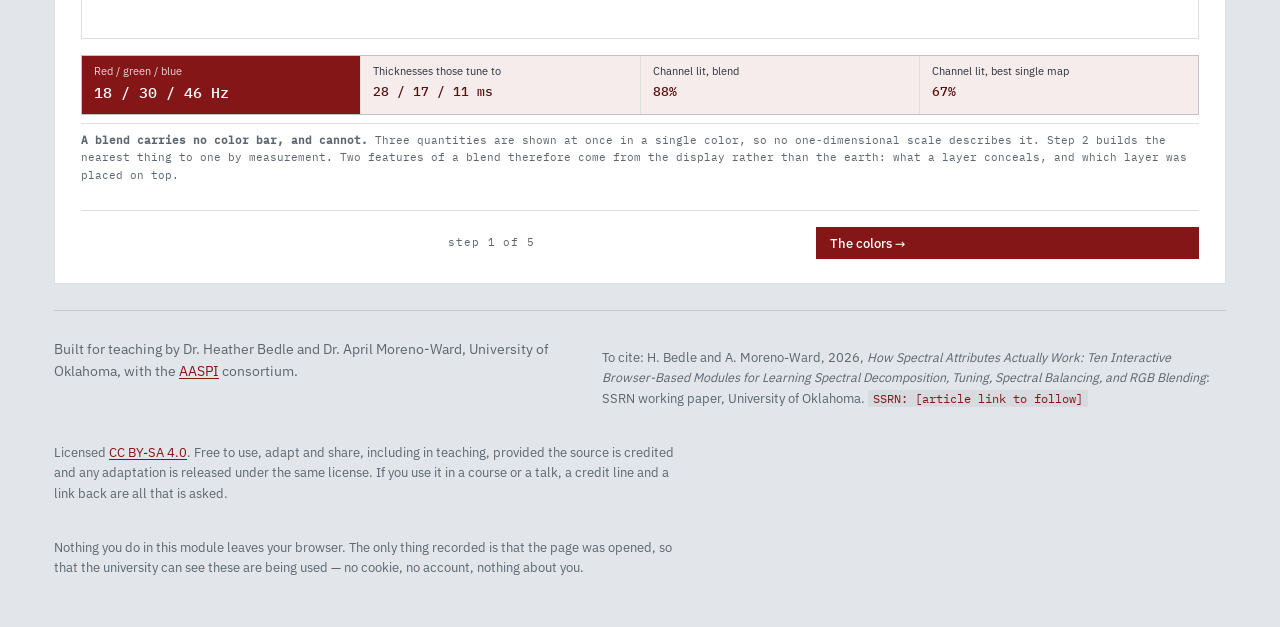
<file: modules/blending.html>
<!DOCTYPE html>
<html lang="en">
<head>
<meta charset="utf-8">
<meta name="viewport" content="width=device-width, initial-scale=1">
<title>The colored channel image, taken apart | How Spectral Attributes Actually Work</title>
<meta name="description" content="How an RGB frequency blend is made, what its colors mean in thickness, how independent scaling of the three channels changes the apparent geology, and the hue-lightness display that shows peak frequency only where there is magnitude to support it.">
<link rel="stylesheet" href="../assets/fonts.css">
<link rel="stylesheet" href="../assets/style.css">
</head>
<body>

<div class="wrap">
  <header class="masthead">
    <a class="brand" href="../index.html"><span class="dot"></span>How spectral attributes <b>actually</b> work</a>
    <nav>
      <a href="../index.html">All modules</a>
      <a href="attributes.html">← Module 06</a>
      <a href="#notes">Method &amp; references</a>
    </nav>
  </header>

  <div class="mod-head">
    <p class="eyebrow">Module 07 &nbsp;·&nbsp; Spectral attributes</p>
    <h1>The colored channel image, taken apart</h1>
    <p class="sub">The image most associated with spectral decomposition is a channel in red, green and blue. It is three iso-frequency maps in one frame, and several display choices sit between the data and what appears on screen. These five steps take a blend apart, measure what its colors correspond to, and show which of its features come from the earth and which from the display.</p>
  </div>

  <div class="labhead">
    <div class="labgrid">
      <div>
        <p class="cap">The blend <span>&mdash; the same channel as modules 00 and 06</span></p>
        <canvas id="cHead" aria-label="Three iso-frequency maps overlaid as colored layers"></canvas>
      </div>
      <div>
        <p class="cap">Set up the blend <span>&mdash; every step updates as you drag</span></p>
        <div class="controls" id="winControls">
          <div class="ctl-col">
            <h2>The three frequencies</h2>
            <div class="ctl">
              <label for="fr">Red <span class="val" id="frV">18 Hz</span></label>
              <input type="range" data-key="fr" id="fr" min="10" max="50" step="2" value="18">
            </div>
            <div class="ctl">
              <label for="fg">Green <span class="val" id="fgV">30 Hz</span></label>
              <input type="range" data-key="fg" id="fg" min="14" max="66" step="2" value="30">
            </div>
            <div class="ctl">
              <label for="fb">Blue <span class="val" id="fbV">46 Hz</span></label>
              <input type="range" data-key="fb" id="fb" min="20" max="86" step="2" value="46">
            </div>
          </div>
          <div class="ctl-col">
            <h2>The data</h2>
            <div class="ctl">
              <label for="fd">Wavelet peak frequency <span class="val" id="fdV">30 Hz</span></label>
              <input type="range" data-key="fd" id="fd" min="18" max="50" step="2" value="30">
            </div>
            <div class="seg" id="segScale" role="group" aria-label="Layer scaling">
              <button type="button" data-s="ind">Scale each</button>
              <button type="button" data-s="common">One scale</button>
            </div>
          </div>
          <div class="ctl-col">
            <h2>The layers</h2>
            <div class="seg multi" id="segLayers" role="group" aria-label="Which layers are shown">
              <button type="button" data-l="r" aria-pressed="true">Red</button>
              <button type="button" data-l="g" aria-pressed="true">Green</button>
              <button type="button" data-l="b" aria-pressed="true">Blue</button>
            </div>
            <div class="seg" id="segOrder" role="group" aria-label="Which layer is on top">
              <button type="button" data-o="rgb">Blue on top</button>
              <button type="button" data-o="bgr">Red on top</button>
            </div>
            <div class="ctl">
              <label for="op">Layer opacity <span class="val" id="opV">70%</span></label>
              <input type="range" data-key="op" id="op" min="30" max="100" step="5" value="70">
            </div>
            <div class="ctl">
              <label for="noise">Noise <span class="val" id="noiseV">4%</span></label>
              <input type="range" data-key="noise" id="noise" min="0" max="30" step="2" value="4">
            </div>
          </div>
        </div>
      </div>
    </div>
  </div>

  <p class="tabhint">Work through the five steps in order, <b>then try the exercises</b>.
    Method and references are there when you want them.</p>
  <nav class="tabs" id="tabs" role="tablist" aria-label="Module steps">
    <button role="tab" data-tab="p1" aria-selected="false">1 · Taken apart</button>
    <button role="tab" data-tab="p2" aria-selected="false">2 · The colors</button>
    <button role="tab" data-tab="p3" aria-selected="false">3 · Scaling</button>
    <button role="tab" data-tab="p4" aria-selected="false">4 · Which three</button>
    <button role="tab" data-tab="p5" aria-selected="false">5 · Hue-lightness</button>
    <button role="tab" data-tab="pw" aria-selected="false">Why it matters</button>
    <span class="gap"></span>
    <button role="tab" data-tab="pe" aria-selected="false">Exercises</button>
    <button role="tab" data-tab="pk" aria-selected="false">Key points</button>
    <button role="tab" data-tab="pm" aria-selected="false">Method</button>
  </nav>

  <!-- =============================== STEP 1 =============================== -->
  <section class="tabpane" id="p1" role="tabpanel" hidden>
    <div class="plot-head" style="margin-bottom:14px">
      <h3><span class="stepno">1</span>Three maps, stacked</h3>
      <span class="hint">Each layer alone, and the three stacked</span>
    </div>
    <p class="qbox"><b>Why this step is here.</b> A blend is three maps in one image. How are three maps combined into one picture?</p>
    <p class="lede">Two consequences follow from stacking that follow from no other kind of map, and both are on the controls above.</p>
    <p class="lede"><b>A layer hides what is beneath it.</b> On its own the 18 Hz map is bright straight down the channel axis. In the stack, with the 46 Hz layer above it, part of that axis is covered.</p>
    <p class="lede">Taking the <b>layer opacity</b> to 100% carries the effect as far as it goes: wherever the top layer has any strength it covers everything beneath. Lowering the opacity brings the lower layers back through as mixed colors.</p>
    <p class="lede"><b>The stacking order changes the picture.</b> Swapping which layer sits on top produces a different image from the same three maps. Nothing about the data changed.</p>
    <p class="lede">The first three panels below are the three maps on their own, each drawn in its own
      layer color. The fourth is the three of them stacked, which is the map in the header. Compare any
      one of the solo panels with the stack: what is bright there and missing on the right has been
      covered by a layer above it.</p>

    <div class="plot">
      <div class="plot-head">
        <h3>Each layer on its own, and the three stacked</h3>
        <span class="hint">Change the three frequencies in the header</span>
      </div>
      <canvas id="c1" aria-label="RGB blend beside its three separate frequency maps"></canvas>
    </div>
    <div class="stats">
      <div class="stat key"><span>Red / green / blue</span><b id="s1f">—</b></div>
      <div class="stat"><span>Thicknesses those tune to</span><b id="s1t">—</b></div>
      <div class="stat"><span>Channel lit, blend</span><b id="s1blend">—</b></div>
      <div class="stat"><span>Channel lit, best single map</span><b id="s1best">—</b></div>
    </div>
    <div class="legend prose">
      <span><b>A blend carries no color bar, and cannot.</b> Three quantities are shown at once in a single color, so no one-dimensional scale describes it. Step 2 builds the nearest thing to one by measurement. Two features of a blend therefore come from the display rather than the earth: what a layer conceals, and which layer was placed on top.</span>
    </div>
  </section>

  <!-- =============================== STEP 2 =============================== -->
  <section class="tabpane" id="p2" role="tabpanel" hidden>
    <div class="plot-head" style="margin-bottom:14px">
      <h3><span class="stepno">2</span>What the colors mean</h3>
      <span class="hint">A legend, built from the model and measured off it</span>
    </div>
    <p class="qbox"><b>Why this step is here.</b> A blend is red in one place and blue in another. What thickness does each color correspond to?</p>
    <p class="lede">The panel below builds the legend by measurement: for each fill thickness present in the model, it reads the average color the blend assigns to it.</p>

    <p class="lede"><b>How a blend is read stratigraphically.</b> Because color runs with thickness, a
      change of hue along a body is a change of thickness along it and nothing else. A ribbon that runs
      red down its axis and grades to blue at its edges is a body thickest in the middle and thinning
      outward, which is what a channel fill or a levee does. A ribbon that stays one color along its
      length is uniform in thickness, which is what a fault-bounded or an erosionally truncated edge
      tends to look like. Two ribbons that meet and change color at the junction are two bodies of
      different thickness, and the junction is a contact rather than a continuous fill.</p>

    <p class="lede">The legend is set by the wavelet and by the three frequencies chosen, so it is not
      transferable. With components at 18, 30 and 46 Hz the model reads reddest at 22.5 ms of fill and
      bluest at 11.5 ms; moving them to 14, 26 and 50 Hz moves those to 26.5 ms and 10.5 ms. The same
      channel changes color without changing. A blend from one survey and a blend from the next cannot
      be compared by hue, and a hue quoted without the three frequencies behind it is not a
      measurement.</p>

    <div class="plot">
      <div class="plot-head">
        <h3>Color against fill thickness</h3>
        <span class="hint">Measured off the blend, thickness by thickness</span>
      </div>
      <canvas id="c2" aria-label="The color the blend assigns to each fill thickness"></canvas>
    </div>
    <div class="stats">
      <div class="stat key"><span>Reddest at fill</span><b id="s2r">—</b></div>
      <div class="stat"><span>Greenest at fill</span><b id="s2g">—</b></div>
      <div class="stat"><span>Bluest at fill</span><b id="s2b">—</b></div>
      <div class="stat"><span>Thicknesses reading black</span><b id="s2dark">—</b></div>
    </div>
    <div class="legend prose">
      <span><b>The color-to-thickness relation is neither linear nor absolute.</b> With components at 18, 30 and 46 Hz the blend is reddest on 22.5 ms of fill, greenest on 15.5 ms and bluest on 11.5 ms, close to 1/(2<i>f</i>) for each. Between those thicknesses the color runs through the mixtures rather than stepping. Changing any of the three frequencies moves the whole mapping, so a color read off one blend means nothing on another.</span>
    </div>
  </section>

  <!-- =============================== STEP 3 =============================== -->
  <section class="tabpane" id="p3" role="tabpanel" hidden>
    <div class="plot-head" style="margin-bottom:14px">
      <h3><span class="stepno">3</span>Scaling the three maps</h3>
      <span class="hint">Same data, same frequencies, different picture</span>
    </div>
    <p class="qbox"><b>Why this step is here.</b> Two blends of the same data look different. One shows a strong high-frequency signal and the other barely any. Which is right?</p>
    <p class="lede">Both scalings are defensible. They produce different images of the same earth, and the difference is large.</p>

    <div class="sec-row">
      <div class="panel-col">
        <p class="sublabel"><b>Each channel scaled to itself</b> <span class="note">the usual default</span></p>
        <canvas id="c3a" aria-label="Blend with each channel scaled independently"></canvas>
      </div>
      <div class="panel-col">
        <p class="sublabel"><b>One scale for all three</b> <span class="note">relative energy preserved</span></p>
        <canvas id="c3b" aria-label="Blend with all channels on a common scale"></canvas>
      </div>
    </div>
    <div class="stats">
      <div class="stat key"><span>Raw energy, red : green : blue</span><b id="s3raw">—</b></div>
      <div class="stat"><span>After scaling each</span><b id="s3ind">—</b></div>
      <div class="stat"><span>Channel lit, scale each</span><b id="s3li">—</b></div>
      <div class="stat"><span>Channel lit, one scale</span><b id="s3lc">—</b></div>
    </div>
    <div class="legend prose">
      <span><b>Independent scaling promotes the weakest frequency to equal billing.</b> At 12, 30 and 70 Hz the raw energies of the three components stand at 0.39 : 1.00 : 0.10. Scaled independently, all three reach full brightness somewhere, and the 70 Hz layer contributes as strongly as the 30 Hz one despite carrying a tenth of the energy. On a common scale the 70 Hz layer is almost invisible, which is what the data support. The first is a contrast stretch applied per color, and it is the default in most software.</span>
    </div>
  </section>

  <!-- =============================== STEP 4 =============================== -->
  <section class="tabpane" id="p4" role="tabpanel" hidden>
    <div class="plot-head" style="margin-bottom:14px">
      <h3><span class="stepno">4</span>Choosing the three frequencies</h3>
      <span class="hint">There is no default worth trusting</span>
    </div>
    <p class="qbox"><b>Why this step is here.</b> Software offers three evenly spaced frequencies by default. Is that a good choice?</p>
    <p class="lede">The curve below is what each single frequency is worth on its own: how much of the true channel that one component covers. The three markers are the current choices.</p>

    <p class="lede">Read as geology, the curve is the thickness distribution of the body seen through
      the wavelet. Each frequency covers the part of the body near its own responding thickness, so a
      body with a narrow range of thicknesses has a sharply peaked curve and a body with a wide range
      has a broad one. Choosing three frequencies is therefore choosing which three thicknesses to
      image, and the choice belongs to the target: a channel that deepens and thins along its length
      needs them spread, while an amalgamated sheet of nearly constant thickness gains little from
      spreading them at all. On this model the three bunched at 26, 30 and 34 Hz cover 71% of the
      channel and the same three spread to 12, 34 and 78 Hz cover 88%, against 67% for the best single
      map.</p>

    <div class="plot">
      <div class="plot-head">
        <h3>Coverage against frequency, with the three current choices marked</h3>
        <span class="hint">Where the curve is high, that frequency shows a lot of channel</span>
      </div>
      <canvas id="c4" aria-label="Fraction of channel lit, against frequency, with the three selected frequencies marked"></canvas>
    </div>
    <div class="stats">
      <div class="stat key"><span>Best single frequency</span><b id="s4best">—</b></div>
      <div class="stat"><span>Coverage there</span><b id="s4bestv">—</b></div>
      <div class="stat"><span>The three combined</span><b id="s4yours">—</b></div>
      <div class="stat"><span>Evenly spaced across the band</span><b id="s4even">—</b></div>
    </div>
    <div class="legend prose">
      <span><b>Three frequencies cover far more than one, and their spread matters more than their center.</b> The best single frequency here covers 68% of the channel; three together cover 88%. Moving all three together up or down the band changes the total little. Bringing them close together drops it sharply, because three nearly identical maps cover what one map covers. Even spacing across the usable band is a reasonable default for that reason rather than by convention.</span>
    </div>
  </section>

  <!-- =============================== STEP 5 =============================== -->
  <section class="tabpane" id="p5" role="tabpanel" hidden>
    <div class="plot-head" style="margin-bottom:14px">
      <h3><span class="stepno">5</span>Frequency on hue, magnitude on lightness</h3>
      <span class="hint">Module 06's problem, solved properly</span>
    </div>
    <p class="qbox"><b>Why this step is here.</b> Blanking a peak frequency map below a magnitude threshold draws a hard edge that is not in the data. Is there an alternative?</p>
    <p class="lede">The alternative puts peak frequency on hue and peak magnitude on lightness. Where there is energy the color reports the frequency; where there is none the display goes dark. No threshold is chosen and no boundary is drawn.</p>

    <p class="lede"><b>Why this is the display to map an edge on.</b> Where a body thins toward its
      margin the reflection weakens, so the frequency estimate becomes unreliable exactly at the point
      the margin has to be drawn. A blanked map puts a hard line there, at a position set by the
      threshold rather than by the rock, and that line is very easy to pick as the edge of the body. A
      modulated display fades instead, so the picture shows the estimate becoming untrustworthy rather
      than showing a boundary. On this model the colored part of the modulated display is 96% on
      channel; the unmodulated map is colored everywhere and is 45% on channel.</p>

    <p class="lede">A fade cannot be contoured, which is the honest consequence: the edge of a thinning
      body is not sharply located by this method, and a display that draws it sharply is adding
      information the data do not hold. Placing that edge takes something else — a well, an inversion,
      or the geometry of the system the body belongs to.</p>

    <div class="sec-row">
      <div class="panel-col">
        <p class="sublabel"><b>Peak frequency alone</b> <span class="note">every pixel has a color</span></p>
        <canvas id="c5a" aria-label="Peak frequency map with no magnitude modulation"></canvas>
      </div>
      <div class="panel-col">
        <p class="sublabel"><b>Hue by frequency, lightness by magnitude</b> <span class="note">the hlplot scheme</span></p>
        <canvas id="c5b" aria-label="Peak frequency modulated by peak magnitude"></canvas>
      </div>
    </div>
    <div class="stats">
      <div class="stat key"><span>Visibly colored area</span><b id="s5area">—</b></div>
      <div class="stat"><span>Of that, on channel</span><b id="s5on">—</b></div>
      <div class="stat"><span>Same for the unmodulated map</span><b id="s5raw">—</b></div>
      <div class="stat"><span>Off-channel pixels made dark</span><b id="s5dark">—</b></div>
    </div>
    <div class="legend prose">
      <span><b>Modulating by magnitude removes the noise without drawing a boundary.</b> The unmodulated map is colored over 100% of its area, and 45% of that area has any channel beneath it. Modulated, the areas with no signal are dark rather than confidently colored, and the transition follows the data instead of a chosen cutoff.</span>
    </div>
  </section>

  <!-- ============================ WHY IT MATTERS =========================== -->
  <section class="tabpane" id="pw" role="tabpanel" hidden>
    <div class="plot-head" style="margin-bottom:14px">
      <h3>Why it matters</h3>
      <span class="hint">Reading and making these images</span>
    </div>
    <p class="lede">Blends are the form in which spectral decomposition usually reaches an audience, and much of what makes them persuasive is display rather than data.</p>
    <ul class="lede" style="padding-left:20px">
      <li><b>Presenting a channel or a fan.</b> The blend shows more of a body than one map, and the color
        carries a thickness ordering that a grayscale map cannot.</li>
      <li><b>Reading someone else's blend.</b> Three questions, none of them usually answered on the
        slide: which frequencies, how were the channels scaled, and was the data balanced first.</li>
      <li><b>Deciding whether a color difference is geology.</b> A color change means one component grew
        relative to another. On independently scaled channels, that can happen from a change in overall
        amplitude rather than a change in frequency content.</li>
      <li><b>Not over-reading a dark area.</b> Dark can mean no reflection, or fill outside the range the
        three frequencies cover.</li>
      <li><b>Displaying peak frequency at all.</b> Hue and lightness together is the right default, and
        peak frequency on its own is almost never appropriate.</li>
    </ul>
    <p class="lede"><b>Why a good-looking blend can be wrong.</b> The most damaging error is treating a blend as quantitative. It has no color bar, its color-to-thickness mapping moves with the three frequencies chosen, and its scaling is usually a per-color contrast stretch. The second error is reading a dark area as absence, when a layer above it, the scaling, or a fill thickness outside all three components can each produce one.</p>
    <div class="legend prose">
      <span>A blend in a report carries as much display choice as data. Its three frequencies and its scaling choice are part of what it reports, in the same way a seismic section carries its polarity convention.</span>
    </div>
  </section>

  <!-- ============================== EXERCISES ============================= -->
  <section class="tabpane" id="pe" role="tabpanel" hidden>
    <div class="tryit" style="max-width:none">
      <h3>Exercises</h3>
      <ol>
        <li><b>Take the blend apart and put it back.</b>
          <em class="point">Why: a combined RGB image cannot be read backwards into the three maps that made it.</em>
           In step 1, set all three frequencies close
          together, then spread them wide, watching the coverage readouts.
          <em class="predict">Before spreading them: three frequencies close together are nearly the same measurement three times. How much more of the channel should that show than one map?</em>
          <details class="reveal"><summary>Hint</summary><span class="ans">Bunched at 26, 30 and 34 Hz
            the three maps are nearly the same map, the blend is gray everywhere it is bright, and it
            covers 71% of the channel against 67% for the best single map — almost nothing gained. Spread
            to 18, 30 and 46 Hz it reaches 88%. Spread apart the colors separate and the coverage climbs,
            because each component now lights a different part of the channel. Spread too far and the
            outer two land where the wavelet has little energy, so they contribute noise rather than
            channel. The useful spread is set by the range of fill thicknesses present, which is a
            geological question rather than a display one.</span></details></li>
        <li><b>Build the color legend.</b>
          <em class="point">Why: a blend has no color bar, and this is the nearest thing to one that can be measured.</em>
           In step 2, read the three thicknesses at which the blend is
          reddest, greenest and bluest.
          <details class="reveal"><summary>Hint</summary><span class="ans">With 18, 30 and 46 Hz the
            peaks are at 22.5, 15.5 and 11.5 ms against tuning thicknesses of 27.8, 16.7 and 10.9 — the
            middle and high ones land close, and the low one falls short because this channel has almost
            no fill that thick. So the color sequence red to green to blue does map to thick through thin
            and can be read that way qualitatively. What it cannot give is a number: the mapping is
            nonlinear, the spacing depends entirely on which frequencies were picked, a component tuned
            outside the range present peaks at the thickest fill there is instead of announcing that it
            is out of range, and everything beyond the covered range comes out the same
            dark.</span></details></li>
        <li><b>Change the picture without changing the earth.</b>
          <em class="point">Why: scaling and stacking order are display choices that change what a blend appears to show.</em>
           In step 3, switch between the two
          scaling modes and compare the two coverage readouts and the energy ratios.
          <details class="reveal"><summary>Hint</summary><span class="ans">At 12, 30 and 70 Hz the raw
            energies stand at 0.39 : 1.00 : 0.10, and independent scaling rewrites them as 1.00 : 1.00 :
            1.00. Coverage goes from 61% common to 93% independent on identical data. The visible result
            is that a weak high-frequency component becomes a confident blue feature. Under common
            scaling the same feature is dim or absent. Neither image is a lie,
            but only one of them shows whether the blue is worth believing, and it is not the one
            that gets used. If a blend is showing something surprising at the high-frequency end, look at
            that channel on its own, unscaled, before building anything on it.</span></details></li>
        <li><b>Choose the three frequencies on purpose.</b>
          <em class="point">Why: the three frequencies are the most consequential choice in the display, and software picks them by default.</em>
           In step 4, find the peak of the coverage
          curve, then compare the three current choices with the evenly spaced default.
          <details class="reveal"><summary>Hint</summary><span class="ans">The best single frequency is
            22 Hz at 68% coverage, and any sensible three beat it by a wide margin — 88% for 18, 30 and
            46 Hz. The surprise is that the evenly spaced default of 14, 46 and 78 Hz scores 91%, and at
            a 40 Hz wavelet it reaches 98% against 89%. That looks like an argument for the default until
            step 3 applies here: coverage is counted after each channel is stretched to its own maximum,
            and the widest spread gains most from that stretch because its outer components carry the
            least energy. What the wide default really does is amplify two weak components until they
            look like data. So the answer is not "spread as wide as possible" — it is to pick frequencies
            whose tuning thicknesses straddle the expected thickness range, and to check the components
            at their own amplitudes before trusting a coverage number.</span></details></li>
        <li><b>Compare the two ways of showing peak frequency.</b>
          <em class="point">Why: blanking draws an edge that is not in the data; modulating by magnitude does not.</em>
           In step 5, read the two on-channel
          percentages.
          <details class="reveal"><summary>Hint</summary><span class="ans">The unmodulated map is colored
            over 100% of its area and 45% of that has channel beneath it. The hue-lightness version shows
            color over 47% of the area, and 96% of that is channel, with 97% of the off-channel pixels
            fading to dark unprompted. The rest has
            gone dark rather than been cut off at a contour, so there is no artificial boundary and no
            threshold to defend. This is why AASPI displays peak frequency this way and why a peak
            frequency map on its own, with a full color range applied to every pixel, should be treated as
            a work in progress, not a result.</span></details></li>
              <li><b>Give one dark area on a blend three explanations.</b>
          <em class="point">Why: a dark area has several causes, and only one of them is absence of the feature.</em>
           In step 4, find a dark region
          inside the channel outline, then move the three frequencies and watch whether it fills in.
          <details class="reveal"><summary>Hint</summary><span class="ans">Dark on a blend means all
            three components are weak there, and that happens for several distinct reasons. The fill may
            be thicker than the lowest component can tune, which is the case in the thalweg on a
            high-frequency blend. It may be thinner than the highest component can tune, which is the
            case at the margins and downstream. There may be no channel there at all. Or the three
            frequencies may simply have been chosen badly, leaving a gap in thickness coverage between
            them. The first two and the fourth all fill in when the frequencies move; the third does
            not. That test takes one drag of a slider and it is the reason a blend should never be
            interpreted from a single choice of three frequencies.</span></details></li>
        <li><b>Show that a layer hides what is under it.</b>
          <em class="point">Why: concealment is a property of the display, and it is invisible unless it is looked for.</em>
           In step 1, leave all three layers on and
          find a place inside the channel that looks plain blue. Now switch the blue layer off with the
          button in the header.
          <em class="predict">Before doing so: is that pixel blue because the low and middle frequencies
          are absent there, or because they are covered up?</em>
          <details class="reveal"><summary>Hint</summary><span class="ans">Both happen, in different
            places, and the blend does not distinguish them. Out on the thin margins the red and green
            layers really are nearly empty, so switching blue off leaves almost nothing behind. Closer in,
            where the fill passes through more than one component's range, removing blue reveals green
            underneath that was there the whole time and simply covered. This is the difference between
            "nothing at that frequency" and "something, hidden," and no single blended image separates
            them. Then swap the stacking order with the Red on top button and watch the picture change
            without a single number in the data changing. Anything that survives both orderings is a
            property of the earth; anything that does not is a property of the display.</span></details></li>
</ol>
    </div>
  </section>

  <!-- ============================= KEY POINTS ============================= -->
  <section class="tabpane" id="pk" role="tabpanel" hidden>
    <div class="takeaway">
      <h3>Key points</h3>
      <ul>
        <li><b>A blend is three iso-frequency maps stacked as layers.</b> Each has a color and an
          opacity that follows its own magnitude. Nothing is computed by combining them, so a blend
          shows three maps at once and is not a fourth measurement.</li>
        <li><b>A layer covers what is under it, and the stacking order changes the picture.</b> Where
          the top layer is opaque the layers beneath contribute nothing to that pixel, so a color can
          mean "only this frequency is present here" or "the others are hidden," and the image does not
          say which. Reordering the layers gives a different picture from identical data. Anything that
          survives a reordering belongs to the earth; anything that does not belongs to the display.</li>
        <li><b>It covers more of a body than any single map,</b> because three tuning thicknesses span
          more of the thickness range than one. It adds coverage, not resolution.</li>
        <li><b>Color maps to thickness, but not linearly and not absolutely.</b> The reddest, greenest
          and bluest thicknesses are the tuning thicknesses of the three frequencies — except where the
          body has no fill that thick, in which case the component peaks at the thickest fill present and
          gives no sign that it is out of range. Everything beyond the covered range is the same dark.</li>
        <li><b>Independent channel scaling is a contrast stretch per color</b> that promotes a weak
          component to equal brightness. It changes which features look convincing and it is almost never
          reported.</li>
        <li><b>Three frequencies beat one by a wide margin</b> — 88% coverage against 67% here — but a
          coverage score measured on independently scaled channels rewards wide spreads whether or not
          the data support them.</li>
        <li><b>Peak frequency should be shown with magnitude on lightness,</b> so the color fades where
          the confidence does, rather than being cut off at a threshold or shown everywhere.</li>
      </ul>
    </div>
    <div class="takeaway" style="margin-top:18px">
      <h3>Words introduced here</h3>
      <dl class="terms">
        <dt>RGB blend</dt>
        <dd>Three iso-frequency maps shown as one image, conventionally a low frequency in red, a middle
          one in green and a high one in blue.</dd>
        <dt>layer, and stacking order</dt>
        <dd>Each map is painted over the ones before it. Which map goes on top changes the image, and a
          layer conceals what lies beneath it.</dd>
        <dt>opacity</dt>
        <dd>How much of the layer beneath shows through. At 100% the top layer covers everything it
          touches.</dd>
        <dt>independent scaling</dt>
        <dd>Normalizing each map by its own maximum, so all three reach full brightness somewhere. A
          contrast stretch applied per color, and the default in most software.</dd>
        <dt>common scaling</dt>
        <dd>Normalizing all three by one maximum, so a weak component stays weak on screen.</dd>
        <dt>coverage</dt>
        <dd>The fraction of the true feature a map lights above a fixed threshold. Used here to compare
          one frequency against three.</dd>
        <dt>hue and lightness display</dt>
        <dd>Peak frequency shown as color and peak magnitude as brightness, so areas with no signal go
          dark without a threshold being chosen.</dd>
        <dt>corender</dt>
        <dd>The general name for showing two or more attributes in one image by giving each a different
          visual property.</dd>
      </dl>
    </div>

  </section>

  <!-- =============================== METHOD =============================== -->
  <section class="tabpane" id="pm" role="tabpanel" hidden>
    <div class="plot-head" style="margin-bottom:14px">
      <h3 id="notes">Method</h3>
      <span class="hint">What is computed, and what is left out</span>
    </div>
    <p class="lede"><b>The model</b> is the channel from modules 00 and 06 on a 96 by 80 grid, with the
      same sinuous axis, cosine cross section and downstream taper. At every grid point the fill is two
      reflection coefficients convolved with a zero-phase Ricker, plus band-limited noise.</p>
    <p class="lede"><b>How the blend is composited, and the other convention.</b> Each of the three
      maps is normalized to 0&ndash;1 the way step 3 describes, then painted as a layer over an ink
      background with an opacity equal to that normalized value:
      <span class="k">out = out (1 &minus; a) + color &times; a</span>, with
      <span class="k">a</span> the layer's own value times the opacity set in the header. Layers are
      painted in the order set there too, so the last one painted sits on top. This is what a co-render
      does, and it is why the order control changes the picture. The opacity defaults to 70% rather than
      100% because at full opacity the top layer covers the others wherever it has any strength at all,
      which on this channel means almost everywhere; the solo panels in step 1 are always drawn opaque,
      since each is a map rather than a layer in a stack.</p>
    <p class="lede">The other convention in common use writes the three maps straight into the display's
      red, green and blue channels. That model is purely additive: the contributions add, stacking order
      is irrelevant, and a pixel strong in all three comes out white instead of taking the color of
      whichever layer is on top. Neither is more correct and interpretation packages differ, but the two
      do not produce the same image from the same three volumes, which is a practical reason to say
      which one a figure came from. The shared library carries both:
      <span class="k">SPEC.overlayBlend</span> for the layered version used here, and
      <span class="k">SPEC.rgbBlend</span> for the additive one.</p>
    <p class="lede"><b>The maps</b> are computed at every point rather than interpolated from a few: each
      iso-frequency map is a direct discrete Fourier transform of the Hann-tapered channel window,
      evaluated at that one frequency. The peak frequency and peak magnitude maps in step 5 use the full
      spectrum and the same definitions as module 06, including the lowest-strong-lobe rule.</p>
        <p class="lede"><b>A convention used from module 05 onward.</b> A tuned bed produces maxima in its
      spectrum at 1/(2<i>T</i>), 3/(2<i>T</i>), 5/(2<i>T</i>) and so on, all of similar height once the
      wavelet has been divided out. Taking the tallest of them makes a thickness estimate jump between
      lobes as the bed changes. Modules 05 through 09 therefore take the lowest-frequency maximum that
      reaches 70% of the tallest, which is the one that inverts to the correct thickness. Production
      software achieves the same thing by asking for a frequency search range. Module 04 is deliberately
      the exception: it takes the tallest maximum wherever it falls, so that the estimator can be watched
      failing at both ends of its working range, which is the point of that module's third step.</p>
    <p class="lede"><b>The color legend in step 2</b> is measured, not drawn. Fill thicknesses are
      binned in 1 ms steps, and for every bin the average red, green and blue of all the pixels in that
      bin is accumulated. The strip is that average, bin by bin, so it is the mapping this particular
      blend actually produces rather than an idealization of what a blend does.</p>
    <p class="lede"><b>Coverage</b> counts the fraction of the true channel where a map exceeds 70% of its
      own maximum, with the same threshold and denominator everywhere on the page so the numbers can be
      compared with each other. For the blend, a pixel counts if any of the three channels exceeds it.
      Hue-lightness uses the conversion in <span class="k">assets/spectral.js</span>, with hue running
      from magenta through red as frequency rises and lightness proportional to peak magnitude.</p>
    <p class="lede"><b>Simplifications, stated plainly.</b> No balancing is applied, so the relative
      energy of the three components carries the wavelet's shape, which step 3 relies on and which would
      need module 05's treatment before any of this was quantitative. The channel is flat, so the
      extraction window is identical everywhere; in real work the extraction is usually the dominant
      source of error. There is no opacity or corendering with a structural attribute, which is how most
      production blends are actually displayed.</p>
    <p class="lede"><b>Where this departs from production software.</b> AASPI's <span class="k">corender</span>
      and <span class="k">hlplot</span> work on 3D volumes along interpreted horizons and offer more
      control than the two scaling modes here — including separate clip percentiles per channel, which is
      independent scaling with more parameters rather than a different idea. Production blends are also
      commonly made from balanced volumes and often from more than three components using principal
      component reduction, which this module does not cover.</p>
    <details class="reveal">
      <summary>References</summary>
      <ul class="lede" style="padding-left:20px">
        <li>Partyka, G., J. Gridley, and J. Lopez, 1999, Interpretational applications of spectral
          decomposition in reservoir characterization: <em>The Leading Edge</em>, <b>18</b>,
          353&ndash;360.</li>
        <li>Guo, H., K. J. Marfurt, and J. Liu, 2009, Principal component spectral analysis:
          <em>Geophysics</em>, <b>74</b>, P35&ndash;P43.</li>
        <li>Chopra, S., and K. J. Marfurt, 2007, <em>Seismic Attributes for Prospect Identification and
          Reservoir Characterization</em>: SEG Geophysical Development Series, 11.</li>
        <li>Brewer, C. A., 1994, Color use guidelines for mapping and visualization, in
          <em>Visualization in Modern Cartography</em>: Pergamon, 123&ndash;147.</li>
        <li>AASPI, <em>Spectral Attributes: Programs corender and hlplot</em>, University of Oklahoma.</li>
      </ul>
    </details>
  </section>

  <section class="nextup" id="nextup" hidden>
    <p class="eyebrow">Next up</p>
    <h3>08 · One trace, four answers</h3>
    <p>Every map in the last three modules came out of one decomposition. The software offers three, they
      disagree, and the disagreement is informative.</p>
    <a class="btn ghost" href="methods.html">Module 08 →</a>
  </section>

  <div class="pager" id="pager" hidden>
    <a class="btn ghost" href="attributes.html">← Module 06: peak frequency and peak magnitude</a>
    <a class="btn ghost" href="../index.html">All modules</a>
    <a class="btn ghost" href="methods.html">Module 08: why there is more than one program →</a>
  </div>

  <footer>
    <div class="foot-grid">
      <p>Built for teaching by Dr. Heather Bedle and Dr. April Moreno-Ward, University of Oklahoma, with
        the <a href="https://www.ou.edu/mcee/labs/aaspi">AASPI</a> consortium.</p>
      <p class="lic">To cite: H. Bedle and A. Moreno-Ward, 2026, <i>How Spectral Attributes Actually
        Work: Ten Interactive Browser-Based Modules for Learning Spectral Decomposition, Tuning, Spectral Balancing, and RGB Blending</i>: SSRN working paper, University of Oklahoma.
        <span class="k">SSRN: [article link to follow]</span></p>
      <p class="lic">Licensed <a href="https://creativecommons.org/licenses/by-sa/4.0/">CC BY-SA 4.0</a>.
        Free to use, adapt and share, including in teaching, provided the source is credited and any
        adaptation is released under the same license. If you use it in a course or a talk, a credit line
        and a link back are all that is asked.</p>
      <p class="lic">Nothing you do in this module leaves your browser. The only thing recorded is that
        the page was opened, so that the university can see these are being used &mdash; no cookie, no
        account, nothing about you.</p>
    </div>
  </footer>
</div>

<script src="../assets/count.js"></script>
<script src="../assets/popout.js"></script>
<script src="../assets/panelout.js"></script>
<script src="../assets/glossary.js"></script>
<script src="../assets/seismic.js"></script>
<script src="../assets/spectral.js"></script>
<script>
(function () {
  'use strict';

  if (typeof SEIS === 'undefined' || typeof SPEC === 'undefined') {
    const missing = [];
    if (typeof SEIS === 'undefined') missing.push('assets/seismic.js');
    if (typeof SPEC === 'undefined') missing.push('assets/spectral.js');
    const el = document.createElement('div');
    el.setAttribute('style', 'background:#841617;color:#fff;padding:14px 18px;margin:16px 0;' +
      'font:13px/1.6 ui-monospace,Menlo,monospace');
    el.textContent = 'This page could not load ' + missing.join(' and ') +
      '. It expects them one directory up, at ../assets/, and file names are ' +
      'case-sensitive on GitHub Pages.';
    const w = document.querySelector('.wrap');
    (w || document.body).insertBefore(el, w ? w.firstChild : null);
    return;
  }

  const $ = (id) => document.getElementById(id);
  const clamp = (v, a, b) => Math.max(a, Math.min(b, v));
  const visible = (id) => { const el = $(id); return el && !el.hidden; };
  const CRIM = '#841617', TEAL = '#0B7285', SLATE = '#5C6670';

  const NXG = 96, NYG = 80;
  const DT = 0.001, NW = 128, T0 = 0.060;
  const RTOP = 0.1, RBOT = -0.1;
  const THALWEG = 34, WIDE = 56, TAPER = 50;
  /* Noise was a fixed 4% here, applied to every trace and not exposed. It is
     now a control, because a blend of narrow-band components behaves very
     differently under noise from a full-bandwidth map and a student should be
     able to see that rather than be told it. The default is the old constant,
     so an existing shared link renders as it did. */
  const LIT = 0.7;                                // the coverage threshold

  const DEF = { fr: 18, fg: 30, fb: 46, fd: 30, scale: 'ind', order: 'rgb',
    lr: 1, lg: 1, lb: 1, op: 70, noise: 4, tab: 'p1' };
  let S = SEIS.readState(DEF);
  if (S.scale !== 'ind' && S.scale !== 'common') S.scale = 'ind';
  if (S.order !== 'rgb' && S.order !== 'bgr') S.order = 'rgb';
  ['lr', 'lg', 'lb'].forEach((k) => { S[k] = (Number(S[k]) === 0) ? 0 : 1; });
  /* All three off leaves an empty frame and no way back except the URL. */
  if (!S.lr && !S.lg && !S.lb) { S.lr = S.lg = S.lb = 1; }

  const CAN_LINK = location.protocol !== 'file:';
  const saveState = () => {
    if (!CAN_LINK) return;
    try { SEIS.writeState(S, DEF); } catch (e) { /* nothing shareable */ }
  };

  const HANN = new Float64Array(NW);
  (function () { for (let k = 0; k < NW; k++) HANN[k] = 0.5 * (1 - Math.cos(2 * Math.PI * k / (NW - 1))); })();

  let THICK = null;
  function thickness() {
    if (THICK) return THICK;
    const g = new Float64Array(NXG * NYG);
    const halfW = WIDE / 2;
    for (let iy = 0; iy < NYG; iy++) {
      const axis = NXG / 2 + 18 * Math.sin(2 * Math.PI * iy / 63) + 8 * Math.sin(2 * Math.PI * iy / 27);
      const down = 1 - (TAPER / 100) * (iy / (NYG - 1));
      for (let ix = 0; ix < NXG; ix++) {
        const d = Math.abs(ix - axis) / halfW;
        g[iy * NXG + ix] = d >= 1 ? 0 : (THALWEG / 1000) * down * 0.5 * (1 + Math.cos(Math.PI * d));
      }
    }
    THICK = g;
    return THICK;
  }
  const onChannel = (i) => thickness()[i] > 0.003;

  /* The trace at one grid point, windowed and tapered. Noise is seeded from the
     point index so that it is the same every redraw — a blend that reshuffles
     its own noise every time a slider moves cannot be compared with itself. */
  function traceAt(i, wav) {
    const T = thickness()[i];
    const rnd = SEIS.mulberry32(1000 + i);
    const tr = new Float64Array(NW);
    const amp = (S.noise / 100) * Math.abs(RTOP);
    let prev = 0;
    for (let k = 0; k < NW; k++) {
      const t = k * DT;
      let v = RTOP * wav.fn(t - T0);
      v += (T > 0 ? RBOT * wav.fn(t - (T0 + T)) : -RTOP * wav.fn(t - T0));
      const r = rnd() * 2 - 1;
      v += amp * 0.5 * (r + prev); prev = r;
      tr[k] = v * HANN[k];
    }
    return tr;
  }

  const CACHE = {};
  function isoMap(f) {
    const key = 'iso|' + f + '|' + S.fd + '|' + S.noise;
    if (CACHE[key]) return CACHE[key];
    const wav = SEIS.makeWavelet({ type: 'ricker', f: S.fd });
    const cos = new Float64Array(NW), sin = new Float64Array(NW);
    for (let k = 0; k < NW; k++) {
      const a = 2 * Math.PI * f * k * DT;
      cos[k] = Math.cos(a); sin[k] = Math.sin(a);
    }
    const out = new Float64Array(NXG * NYG);
    for (let i = 0; i < out.length; i++) {
      const tr = traceAt(i, wav);
      let re = 0, im = 0;
      for (let k = 0; k < NW; k++) { re += tr[k] * cos[k]; im -= tr[k] * sin[k]; }
      out[i] = Math.hypot(re, im);
    }
    const keys = Object.keys(CACHE).filter((k) => k.startsWith('iso'));
    if (keys.length > 40) delete CACHE[keys[0]];
    CACHE[key] = out;
    return out;
  }

  /* Peak frequency and peak magnitude, for step 5 — the same definitions as
     module 06, including taking the lowest strong lobe. */
  let PEAK = null, PKEY = '';
  function peaks() {
    if (PEAK && PKEY === String(S.fd)) return PEAK;
    const fs = [];
    for (let f = 8; f <= 90; f += 2) fs.push(f);
    const maps = fs.map((f) => isoMap(f));
    const n = NXG * NYG;
    const pf = new Float64Array(n), pm = new Float64Array(n);
    for (let i = 0; i < n; i++) {
      let gmx = 0;
      for (let j = 0; j < fs.length; j++) gmx = Math.max(gmx, maps[j][i]);
      let jp = 0;
      for (let j = 1; j < fs.length - 1; j++) {
        if (maps[j][i] >= maps[j - 1][i] && maps[j][i] > maps[j + 1][i] && maps[j][i] > 0.7 * gmx) {
          jp = j; break;
        }
      }
      if (!jp) for (let j = 1; j < fs.length; j++) if (maps[j][i] > maps[jp][i]) jp = j;
      pf[i] = fs[jp]; pm[i] = maps[jp][i];
    }
    PEAK = { pf, pm, fs };
    PKEY = String(S.fd);
    return PEAK;
  }

  const maxOf = (a) => { let m = 0; for (const v of a) m = Math.max(m, v); return m; };
  function coverage(map) {
    const mx = maxOf(map) || 1;
    let lit = 0, tot = 0;
    for (let i = 0; i < map.length; i++) {
      if (!onChannel(i)) continue;
      tot++;
      if (map[i] > LIT * mx) lit++;
    }
    return tot ? 100 * lit / tot : 0;
  }

  /* The three channels, scaled the chosen way. */
  function channels() {
    const r = isoMap(S.fr), g = isoMap(S.fg), b = isoMap(S.fb);
    const mr = maxOf(r) || 1, mg = maxOf(g) || 1, mb = maxOf(b) || 1;
    const common = Math.max(mr, mg, mb);
    const dr = S.scale === 'ind' ? mr : common;
    const dg = S.scale === 'ind' ? mg : common;
    const db = S.scale === 'ind' ? mb : common;
    return { r, g, b, mr, mg, mb, dr, dg, db };
  }

  /* =====================================================================
     DRAWING
     ===================================================================== */
  const M = { l: 44, r: 14, t: 14, b: 32 };
  function contentWidth(el) {
    const p = el.parentElement || el;
    const cs = getComputedStyle(p);
    return Math.max(240, p.clientWidth - parseFloat(cs.paddingLeft) - parseFloat(cs.paddingRight));
  }
  /* Canvas height that lets a map fill the width it has been given. The maps are
     aspect-locked to the grid, so passing a fixed canvas height left them
     floating in the middle of a much wider panel with empty space either side —
     278 px of map in a 560 px panel. maxH caps the result so a very wide panel
     does not produce an absurdly tall canvas. */
  function mapHeight(w, maxH) {
    const availW = w - M.l - M.r;
    const h = availW * (NYG / NXG) + M.t + M.b + 22;
    return Math.round(Math.min(h, maxH || 440));
  }

  function mapBox(w, h) {
    const availW = w - M.l - M.r, availH = h - M.t - M.b - 20;
    const aspect = NYG / NXG;
    let bw = availW, bh = bw * aspect;
    if (bh > availH) { bh = availH; bw = bh / aspect; }
    return { x: M.l + (availW - bw) / 2, y: M.t, w: bw, h: bh };
  }
  function paint(ctx, rect, rgb) {
    const off = document.createElement('canvas');
    off.width = NXG; off.height = NYG;
    const octx = off.getContext('2d');
    const img = octx.createImageData(NXG, NYG);
    for (let i = 0; i < NXG * NYG; i++) {
      const c = rgb(i);
      img.data[i * 4] = c[0]; img.data[i * 4 + 1] = c[1];
      img.data[i * 4 + 2] = c[2]; img.data[i * 4 + 3] = 255;
    }
    octx.putImageData(img, 0, 0);
    ctx.save();
    ctx.imageSmoothingEnabled = true;
    ctx.drawImage(off, rect.x, rect.y, rect.w, rect.h);
    ctx.restore();
    SEIS.frame(ctx, rect);
  }
  function axes(ctx, rect, showX) {
    SEIS.axisBottom(ctx, rect, 0, NXG, showX ? 'crossline' : '', (v) => v.toFixed(0), { ticks: 4 });
    SEIS.axisLeft(ctx, rect, 0, NYG, 'inline', (v) => v.toFixed(0), { ticks: 4, down: true });
  }
  /* The three layer colors, and the ink the stack sits on. Pure 255,0,0 is
     harsh and, more to the point, makes it hard to see that a layer is
     partly transparent, so the layers use the display palette. */
  const LAYER = {
    r: [229, 57, 53],
    g: [67, 160, 71],
    b: [30, 136, 229],
  };
  const INK = [16, 19, 21];

  /* Normalized value of each layer at pixel i, in the fixed order r, g, b. */
  function layerValues(ch) {
    return (i) => [
      clamp(ch.r[i] / ch.dr, 0, 1),
      clamp(ch.g[i] / ch.dg, 0, 1),
      clamp(ch.b[i] / ch.db, 0, 1),
    ];
  }

  /* Which layers are drawn, and in what order. 'rgb' paints red first and blue
     last, so blue ends up on top. */
  function stack() {
    const on = [!!S.lr, !!S.lg, !!S.lb];
    const order = S.order === 'bgr' ? [2, 1, 0] : [0, 1, 2];
    return { on, order };
  }

  /* An OVERLAY, not an additive blend. Each map is a layer painted over the
     ones before it with an opacity equal to its own normalized magnitude, so a
     layer is transparent where its frequency has nothing and covers what is
     underneath where it is strong. See SPEC.overlayPixel for the arithmetic and
     for why the two models differ. */
  function blendOverlay(ch, opts) {
    const o = opts || {};
    const vals = layerValues(ch);
    const st = stack();
    const on = o.on || st.on;
    const order = o.order || st.order;
    const cols = [LAYER.r, LAYER.g, LAYER.b];
    const buf = [{ value: 0, color: null, on: true }, { value: 0, color: null, on: true },
      { value: 0, color: null, on: true }];
    return (i) => {
      const v = vals(i);
      const a = (o.opacity == null ? S.op / 100 : o.opacity);
      order.forEach((k, j) => {
        buf[j].value = v[k]; buf[j].color = cols[k]; buf[j].on = on[k]; buf[j].opacity = a;
      });
      return SPEC.overlayPixel(buf, INK);
    };
  }

  /* One layer on its own, over the same ink, so a single map and the same map
     inside the stack are drawn by identical code. */
  function soloLayer(ch, k) {
    const vals = layerValues(ch);
    const cols = [LAYER.r, LAYER.g, LAYER.b];
    /* A solo panel is drawn opaque whatever the stack opacity is, because it
       is the map itself, not a layer in a stack. */
    return (i) => SPEC.overlayPixel([{ value: vals(i)[k], color: cols[k], opacity: 1 }], INK);
  }

  /* ------------------------------------------------------------- header */
  function drawHeader() {
    const el = $('cHead');
    if (!el) return;
    const w = contentWidth(el), h = mapHeight(w, 330);
    const ctx = SEIS.fitCanvas(el, w, h);
    ctx.clearRect(0, 0, w, h);
    const rect = mapBox(w, h);
    paint(ctx, rect, blendOverlay(channels()));
    axes(ctx, rect, true);
    const st = stack();
    const names = ['r', 'g', 'b'], freqs = [S.fr, S.fg, S.fb];
    const shown = st.order.filter((k) => st.on[k]).map((k) => freqs[k] + ' Hz');
    SEIS.tag(ctx, rect.x + 6, rect.y + 6,
      shown.length ? shown.join(' under ') : 'no layers shown', CRIM);
  }

  /* ------------------------------------------------------------- step 1 */
  function drawStep1() {
    const el = $('c1');
    if (!el) return;
    const w = contentWidth(el), h = mapHeight(w, 430);
    const ctx = SEIS.fitCanvas(el, w, h);
    ctx.clearRect(0, 0, w, h);
    const ch = channels();
    const gap = 12;
    const bw = (w - M.l - M.r - 3 * gap) / 4;
    const bh = Math.min(h - M.t - M.b, bw * NYG / NXG);
    /* Each layer ALONE, then the three stacked. An earlier version showed the
       stack accumulating — layer one, then one plus two, then all three — and
       it read wrong: the second panel is labelled with the middle frequency but
       has the low-frequency layer showing through it, so it looks like the
       30 Hz map has red in it. The three solo panels are the three maps, full
       stop. What the stack hides is then visible by comparing a solo panel with
       the fourth, which is the same comparison but the right way round. */
    const st1 = stack();
    const freqs = [S.fr, S.fg, S.fb];
    const shown = st1.order.filter((k) => st1.on[k]).map((k) => freqs[k]);
    const panes = [
      { lab: S.fr + ' Hz alone', rgb: soloLayer(ch, 0) },
      { lab: S.fg + ' Hz alone', rgb: soloLayer(ch, 1) },
      { lab: S.fb + ' Hz alone', rgb: soloLayer(ch, 2) },
      { lab: shown.length === 3 ? 'all three stacked'
        : shown.length ? shown.join(' + ') + ' Hz only' : 'no layers shown',
        rgb: blendOverlay(ch) },
    ];
    panes.forEach((p, k) => {
      const rect = { x: M.l + k * (bw + gap), y: M.t, w: bw, h: bh };
      paint(ctx, rect, p.rgb);
      SEIS.tag(ctx, rect.x + 5, rect.y + 5, p.lab, k === 3 ? CRIM : SLATE);
      SEIS.axisBottom(ctx, rect, 0, NXG, '', (v) => v.toFixed(0), { ticks: 2 });
      if (k === 0) SEIS.axisLeft(ctx, rect, 0, NYG, 'inline', (v) => v.toFixed(0), { ticks: 4, down: true });
    });

    const covs = [coverage(ch.r), coverage(ch.g), coverage(ch.b)];
    let lit = 0, tot = 0;
    for (let i = 0; i < ch.r.length; i++) {
      if (!onChannel(i)) continue;
      tot++;
      if (ch.r[i] > LIT * ch.mr || ch.g[i] > LIT * ch.mg || ch.b[i] > LIT * ch.mb) lit++;
    }
    $('s1f').textContent = S.fr + ' / ' + S.fg + ' / ' + S.fb + ' Hz';
    $('s1t').textContent = (1000 / (2 * S.fr)).toFixed(0) + ' / ' + (1000 / (2 * S.fg)).toFixed(0) +
      ' / ' + (1000 / (2 * S.fb)).toFixed(0) + ' ms';
    $('s1blend').textContent = tot ? (100 * lit / tot).toFixed(0) + '%' : '—';
    $('s1best').textContent = Math.max.apply(null, covs).toFixed(0) + '%';
  }

  /* ------------------------------------------------------------- step 2 */
  function colorByThickness() {
    const ch = channels(), g = thickness();
    const bins = 40;
    const acc = [];
    for (let b = 0; b < bins; b++) acc.push({ r: 0, g: 0, b: 0, n: 0 });
    for (let i = 0; i < g.length; i++) {
      const t = g[i] * 1000;
      if (t <= 0.5) continue;
      const b = Math.min(bins - 1, Math.floor(t));
      acc[b].r += clamp(ch.r[i] / ch.dr, 0, 1);
      acc[b].g += clamp(ch.g[i] / ch.dg, 0, 1);
      acc[b].b += clamp(ch.b[i] / ch.db, 0, 1);
      acc[b].n++;
    }
    return acc.map((a) => a.n ? { r: a.r / a.n, g: a.g / a.n, b: a.b / a.n, n: a.n } : null);
  }

  function drawStep2() {
    const el = $('c2');
    if (!el) return;
    const w = contentWidth(el), h = mapHeight(w, 450);
    const ctx = SEIS.fitCanvas(el, w, h);
    ctx.clearRect(0, 0, w, h);
    const rect = { x: M.l + 8, y: M.t, w: w - M.l - M.r - 16, h: h - M.t - M.b - 40 };
    const cb = colorByThickness();
    const bins = cb.length;
    SEIS.frame(ctx, rect);
    const xs = [], rr = [], gg = [], bb = [];
    for (let b = 0; b < bins; b++) {
      if (!cb[b]) continue;
      xs.push(b + 0.5); rr.push(cb[b].r); gg.push(cb[b].g); bb.push(cb[b].b);
    }
    const line = (ys, col) => {
      ctx.save();
      ctx.beginPath(); ctx.lineWidth = 2; ctx.strokeStyle = col;
      xs.forEach((x, k) => {
        const X = rect.x + (x / bins) * rect.w;
        const Y = rect.y + rect.h - clamp(ys[k], 0, 1.05) / 1.05 * rect.h;
        k ? ctx.lineTo(X, Y) : ctx.moveTo(X, Y);
      });
      ctx.stroke(); ctx.restore();
    };
    line(rr, '#c62828'); line(gg, '#2e7d32'); line(bb, '#1565c0');
    SEIS.axisBottom(ctx, rect, 0, bins, 'fill thickness (ms)', (v) => v.toFixed(0), { ticks: 6 });
    SEIS.axisLeft(ctx, rect, 0, 1.05, 'channel value', (v) => v.toFixed(1), { ticks: 5 });

    // the measured color strip: what this blend gives each thickness
    const strip = { x: rect.x, y: rect.y + rect.h + 30, w: rect.w, h: 14 };
    for (let b = 0; b < bins; b++) {
      const c = cb[b];
      ctx.fillStyle = c ? 'rgb(' + Math.round(255 * c.r) + ',' + Math.round(255 * c.g) + ',' +
        Math.round(255 * c.b) + ')' : '#f6f5f1';
      ctx.fillRect(strip.x + (b / bins) * strip.w, strip.y, strip.w / bins + 1, strip.h);
    }
    ctx.save();
    ctx.strokeStyle = 'rgba(22,25,28,.45)'; ctx.lineWidth = 1;
    ctx.strokeRect(strip.x + 0.5, strip.y + 0.5, strip.w, strip.h);
    ctx.restore();

    /* Only bins with a real population count. The thickest bins hold a few
       pixels on the upstream thalweg and nowhere else, and their average color
       is dominated by whatever the noise did there. */
    const MINN = 40;
    const pop = xs.map((x) => cb[Math.floor(x)].n);
    const argmax = (ys) => {
      let k = -1;
      for (let j = 0; j < ys.length; j++) {
        if (pop[j] < MINN) continue;
        if (k < 0 || ys[j] > ys[k]) k = j;
      }
      return k < 0 ? NaN : xs[k];
    };
    let dark = 0, tot = 0;
    for (let b = 0; b < bins; b++) {
      if (!cb[b]) continue;
      tot++;
      if (Math.max(cb[b].r, cb[b].g, cb[b].b) < 0.35) dark++;
    }
    $('s2r').textContent = argmax(rr).toFixed(1) + ' ms';
    $('s2g').textContent = argmax(gg).toFixed(1) + ' ms';
    $('s2b').textContent = argmax(bb).toFixed(1) + ' ms';
    $('s2dark').textContent = tot ? (100 * dark / tot).toFixed(0) + '% of bins' : '—';
  }

  /* ------------------------------------------------------------- step 3 */
  function drawStep3() {
    const A = $('c3a'), B = $('c3b');
    if (!A || !B) return;
    const r = isoMap(S.fr), g = isoMap(S.fg), b = isoMap(S.fb);
    const mr = maxOf(r) || 1, mg = maxOf(g) || 1, mb = maxOf(b) || 1;
    const common = Math.max(mr, mg, mb);
    const draw = (el, dr, dg, db) => {
      const w = contentWidth(el), h = mapHeight(w, 420);
      const ctx = SEIS.fitCanvas(el, w, h);
      ctx.clearRect(0, 0, w, h);
      const rect = mapBox(w, h);
      paint(ctx, rect, (i) => [255 * clamp(r[i] / dr, 0, 1), 255 * clamp(g[i] / dg, 0, 1),
        255 * clamp(b[i] / db, 0, 1)]);
      axes(ctx, rect, true);
      return { r, g, b, dr, dg, db };
    };
    draw(A, mr, mg, mb);
    draw(B, common, common, common);

    const cov = (dr, dg, db) => {
      let lit = 0, tot = 0;
      for (let i = 0; i < r.length; i++) {
        if (!onChannel(i)) continue;
        tot++;
        if (r[i] > LIT * dr || g[i] > LIT * dg || b[i] > LIT * db) lit++;
      }
      return tot ? 100 * lit / tot : 0;
    };
    const norm3 = (a, bb2, c) => {
      const m = Math.max(a, bb2, c);
      return (a / m).toFixed(2) + ' : ' + (bb2 / m).toFixed(2) + ' : ' + (c / m).toFixed(2);
    };
    $('s3raw').textContent = norm3(mr, mg, mb);
    $('s3ind').textContent = '1.00 : 1.00 : 1.00';
    $('s3li').textContent = cov(mr, mg, mb).toFixed(0) + '%';
    $('s3lc').textContent = cov(common, common, common).toFixed(0) + '%';
  }

  /* ------------------------------------------------------------- step 4 */
  function coverageCurve() {
    const key = 'curve|' + S.fd + '|' + S.noise;
    if (CACHE[key]) return CACHE[key];
    const fs = [], cs = [];
    for (let f = 10; f <= 86; f += 4) { fs.push(f); cs.push(coverage(isoMap(f))); }
    CACHE[key] = { fs, cs };
    return CACHE[key];
  }

  function drawStep4() {
    const el = $('c4');
    if (!el) return;
    const w = contentWidth(el), h = mapHeight(w, 430);
    const ctx = SEIS.fitCanvas(el, w, h);
    ctx.clearRect(0, 0, w, h);
    const rect = { x: M.l + 12, y: M.t, w: w - M.l - M.r - 24, h: h - M.t - M.b };
    const cc = coverageCurve();
    SEIS.frame(ctx, rect);
    ctx.save();
    ctx.beginPath(); ctx.lineWidth = 2.2; ctx.strokeStyle = TEAL;
    cc.fs.forEach((f, k) => {
      const X = rect.x + ((f - 10) / 76) * rect.w;
      const Y = rect.y + rect.h - clamp(cc.cs[k] / 100, 0, 1) * rect.h;
      k ? ctx.lineTo(X, Y) : ctx.moveTo(X, Y);
    });
    ctx.stroke(); ctx.restore();
    SEIS.axisBottom(ctx, rect, 10, 86, 'frequency (Hz)', (v) => v.toFixed(0), { ticks: 6 });
    SEIS.axisLeft(ctx, rect, 0, 100, 'channel lit (%)', (v) => v.toFixed(0), { ticks: 5 });
    [[S.fr, '#c62828'], [S.fg, '#2e7d32'], [S.fb, '#1565c0']].forEach(([f, col]) => {
      const X = rect.x + ((f - 10) / 76) * rect.w;
      if (X >= rect.x && X <= rect.x + rect.w) {
        SEIS.dashedLine(ctx, X, rect.y, X, rect.y + rect.h, col, [4, 3], 1.6);
      }
    });

    let bk = 0;
    for (let k = 1; k < cc.cs.length; k++) if (cc.cs[k] > cc.cs[bk]) bk = k;
    const combo = (a, b2, c) => {
      const ra = isoMap(a), rb = isoMap(b2), rc = isoMap(c);
      const ma = maxOf(ra) || 1, mb2 = maxOf(rb) || 1, mc = maxOf(rc) || 1;
      let lit = 0, tot = 0;
      for (let i = 0; i < ra.length; i++) {
        if (!onChannel(i)) continue;
        tot++;
        if (ra[i] > LIT * ma || rb[i] > LIT * mb2 || rc[i] > LIT * mc) lit++;
      }
      return tot ? 100 * lit / tot : 0;
    };
    $('s4best').textContent = cc.fs[bk] + ' Hz';
    $('s4bestv').textContent = cc.cs[bk].toFixed(0) + '%';
    $('s4yours').textContent = combo(S.fr, S.fg, S.fb).toFixed(0) + '%';
    $('s4even').textContent = combo(14, 46, 78).toFixed(0) + '%';
  }

  /* ------------------------------------------------------------- step 5 */
  function drawStep5() {
    const A = $('c5a'), B = $('c5b');
    if (!A || !B) return;
    const pk = peaks();
    const mm = maxOf(pk.pm) || 1;
    const FLO = 8, FHI = 90;

    const drawA = () => {
      const w = contentWidth(A), h = mapHeight(w, 420);
      const ctx = SEIS.fitCanvas(A, w, h);
      ctx.clearRect(0, 0, w, h);
      const rect = mapBox(w, h);
      paint(ctx, rect, (i) => SEIS.SEQMAPS.structure(clamp((pk.pf[i] - FLO) / (FHI - FLO), 0, 1)));
      axes(ctx, rect, true);
    };
    const drawB = () => {
      const w = contentWidth(B), h = mapHeight(w, 420);
      const ctx = SEIS.fitCanvas(B, w, h);
      ctx.clearRect(0, 0, w, h);
      const rect = mapBox(w, h);
      paint(ctx, rect, (i) => {
        const u = clamp((pk.pf[i] - FLO) / (FHI - FLO), 0, 1);
        const l = 0.08 + 0.62 * clamp(pk.pm[i] / mm, 0, 1);
        return SPEC.hslToRgb(300 + (0 - 300) * u, 0.78, l);
      });
      axes(ctx, rect, true);
    };
    drawA(); drawB();

    let vis = 0, visOn = 0, dark = 0, offTot = 0;
    for (let i = 0; i < pk.pf.length; i++) {
      const l = pk.pm[i] / mm;
      if (!onChannel(i)) { offTot++; if (l < 0.25) dark++; }
      if (l >= 0.25) { vis++; if (onChannel(i)) visOn++; }
    }
    let rawOn = 0;
    for (let i = 0; i < pk.pf.length; i++) if (onChannel(i)) rawOn++;
    $('s5area').textContent = (100 * vis / pk.pf.length).toFixed(0) + '%';
    $('s5on').textContent = vis ? (100 * visOn / vis).toFixed(0) + '%' : '—';
    $('s5raw').textContent = (100 * rawOn / pk.pf.length).toFixed(0) + '%';
    $('s5dark').textContent = offTot ? (100 * dark / offTot).toFixed(0) + '%' : '—';
  }

  /* =====================================================================
     PLUMBING
     ===================================================================== */
  function syncLabels() {
    $('frV').textContent = S.fr + ' Hz';
    $('fgV').textContent = S.fg + ' Hz';
    $('fbV').textContent = S.fb + ' Hz';
    $('fdV').textContent = S.fd + ' Hz';
    $('opV').textContent = S.op + '%';
    $('noiseV').textContent = S.noise === 0 ? 'none' : S.noise + '%';
    document.querySelectorAll('#segScale button').forEach((b) => {
      b.setAttribute('aria-pressed', b.dataset.s === S.scale);
      b.classList.toggle('on', b.dataset.s === S.scale);
    });
    document.querySelectorAll('#segOrder button').forEach((b) => {
      b.setAttribute('aria-pressed', b.dataset.o === S.order);
      b.classList.toggle('on', b.dataset.o === S.order);
    });
    document.querySelectorAll('#segLayers button').forEach((b) => {
      const lit = !!S['l' + b.dataset.l];
      b.setAttribute('aria-pressed', String(lit));
      b.classList.toggle('on', lit);
    });
    ['fr', 'fg', 'fb', 'fd', 'op', 'noise'].forEach((k) => {
      const el = $(k);
      if (el && String(S[k]) !== el.value) el.value = S[k];
    });
  }
  function drawAll() {
    const lab = document.querySelector('.labhead');
    if (lab && !lab.hidden) drawHeader();
    if (visible('p1')) drawStep1();
    if (visible('p2')) drawStep2();
    if (visible('p3')) drawStep3();
    if (visible('p4')) drawStep4();
    if (visible('p5')) drawStep5();
  }

  const PANES = ['p1', 'p2', 'p3', 'p4', 'p5', 'pw', 'pe', 'pk', 'pm'];
  const STEPNAMES = {
    p1: 'Taken apart', p2: 'The colors', p3: 'Scaling', p4: 'Which three',
    p5: 'Hue-lightness', pw: 'Why it matters', pe: 'Exercises', pk: 'Key points', pm: 'Method',
  };
  function buildStepNav() {
    PANES.forEach((id, i) => {
      const pane = $(id);
      if (!pane || pane.querySelector('.stepnav')) return;
      const prev = PANES[i - 1], next = PANES[i + 1];
      const nav = document.createElement('div');
      nav.className = 'stepnav';
      const mk = (target, text, ghost) => {
        const b = document.createElement('button');
        b.type = 'button';
        b.className = 'btn' + (ghost ? ' ghost' : '') + ' small';
        b.textContent = text;
        b.addEventListener('click', () => {
          showTab(target);
          const t = document.querySelector('.tabhint');
          if (t && t.scrollIntoView) t.scrollIntoView({ behavior: 'smooth', block: 'start' });
        });
        return b;
      };
      nav.appendChild(prev ? mk(prev, '\u2190 ' + STEPNAMES[prev], true)
                           : document.createElement('span'));
      const where = document.createElement('span');
      where.className = 'where';
      where.textContent = i < 5 ? 'step ' + (i + 1) + ' of 5' : STEPNAMES[id];
      nav.appendChild(where);
      nav.appendChild(next ? mk(next, STEPNAMES[next] + ' \u2192')
                           : document.createElement('span'));
      pane.appendChild(nav);
    });
  }
  function showTab(id) {
    PANES.forEach((q) => { const el = $(q); if (el) el.hidden = q !== id; });
    document.querySelectorAll('#tabs button').forEach((b) => {
      b.setAttribute('aria-selected', b.dataset.tab === id);
    });
    const lab = document.querySelector('.labhead');
    // step 5 is about peak frequency, not the three-frequency blend
    if (lab) lab.hidden = !(id === 'p1' || id === 'p2' || id === 'p3' || id === 'p4' || id === 'p5');
    /* The forward link lives on the pager. Show it once the reader has reached
       the exercises, not only on the two reference tabs — a student who works
       the exercises and stops used to have no way on to the next module. */
    const done = (id === 'pe' || id === 'pk' || id === 'pm');
    if ($('nextup')) $('nextup').hidden = !(id === 'pk' || id === 'pm');
    if ($('pager')) $('pager').hidden = !done;
    S.tab = id;
    drawAll();
    saveState();
  }
  document.querySelectorAll('#tabs button').forEach((b) => {
    b.addEventListener('click', () => showTab(b.dataset.tab));
  });
  document.querySelectorAll('#segScale button').forEach((b) => {
    b.addEventListener('click', () => { S.scale = b.dataset.s; syncLabels(); drawAll(); saveState(); });
  });
  document.querySelectorAll('#segOrder button').forEach((b) => {
    b.addEventListener('click', () => { S.order = b.dataset.o; syncLabels(); drawAll(); saveState(); });
  });
  document.querySelectorAll('#segLayers button').forEach((b) => {
    b.addEventListener('click', () => {
      const key = 'l' + b.dataset.l;
      /* Turning the last one off leaves a blank frame with no way back short of
         reloading, so the last layer standing refuses to switch off. */
      const others = ['lr', 'lg', 'lb'].filter((k) => k !== key).some((k) => S[k]);
      if (S[key] && !others) return;
      S[key] = S[key] ? 0 : 1;
      syncLabels(); drawAll(); saveState();
    });
  });
  document.addEventListener('input', (ev) => {
    const t = ev.target;
    if (!t || t.tagName !== 'INPUT') return;
    const id = t.id;
    if (!(id in DEF)) return;
    S[id] = parseFloat(t.value);
    syncLabels(); drawAll(); saveState();
  });
  let rt;
  window.addEventListener('resize', () => { clearTimeout(rt); rt = setTimeout(drawAll, 140); });

  buildStepNav();
  syncLabels();
  showTab(PANES.indexOf(S.tab) >= 0 ? S.tab : 'p1');
})();
</script>
</body>
</html>
</file>
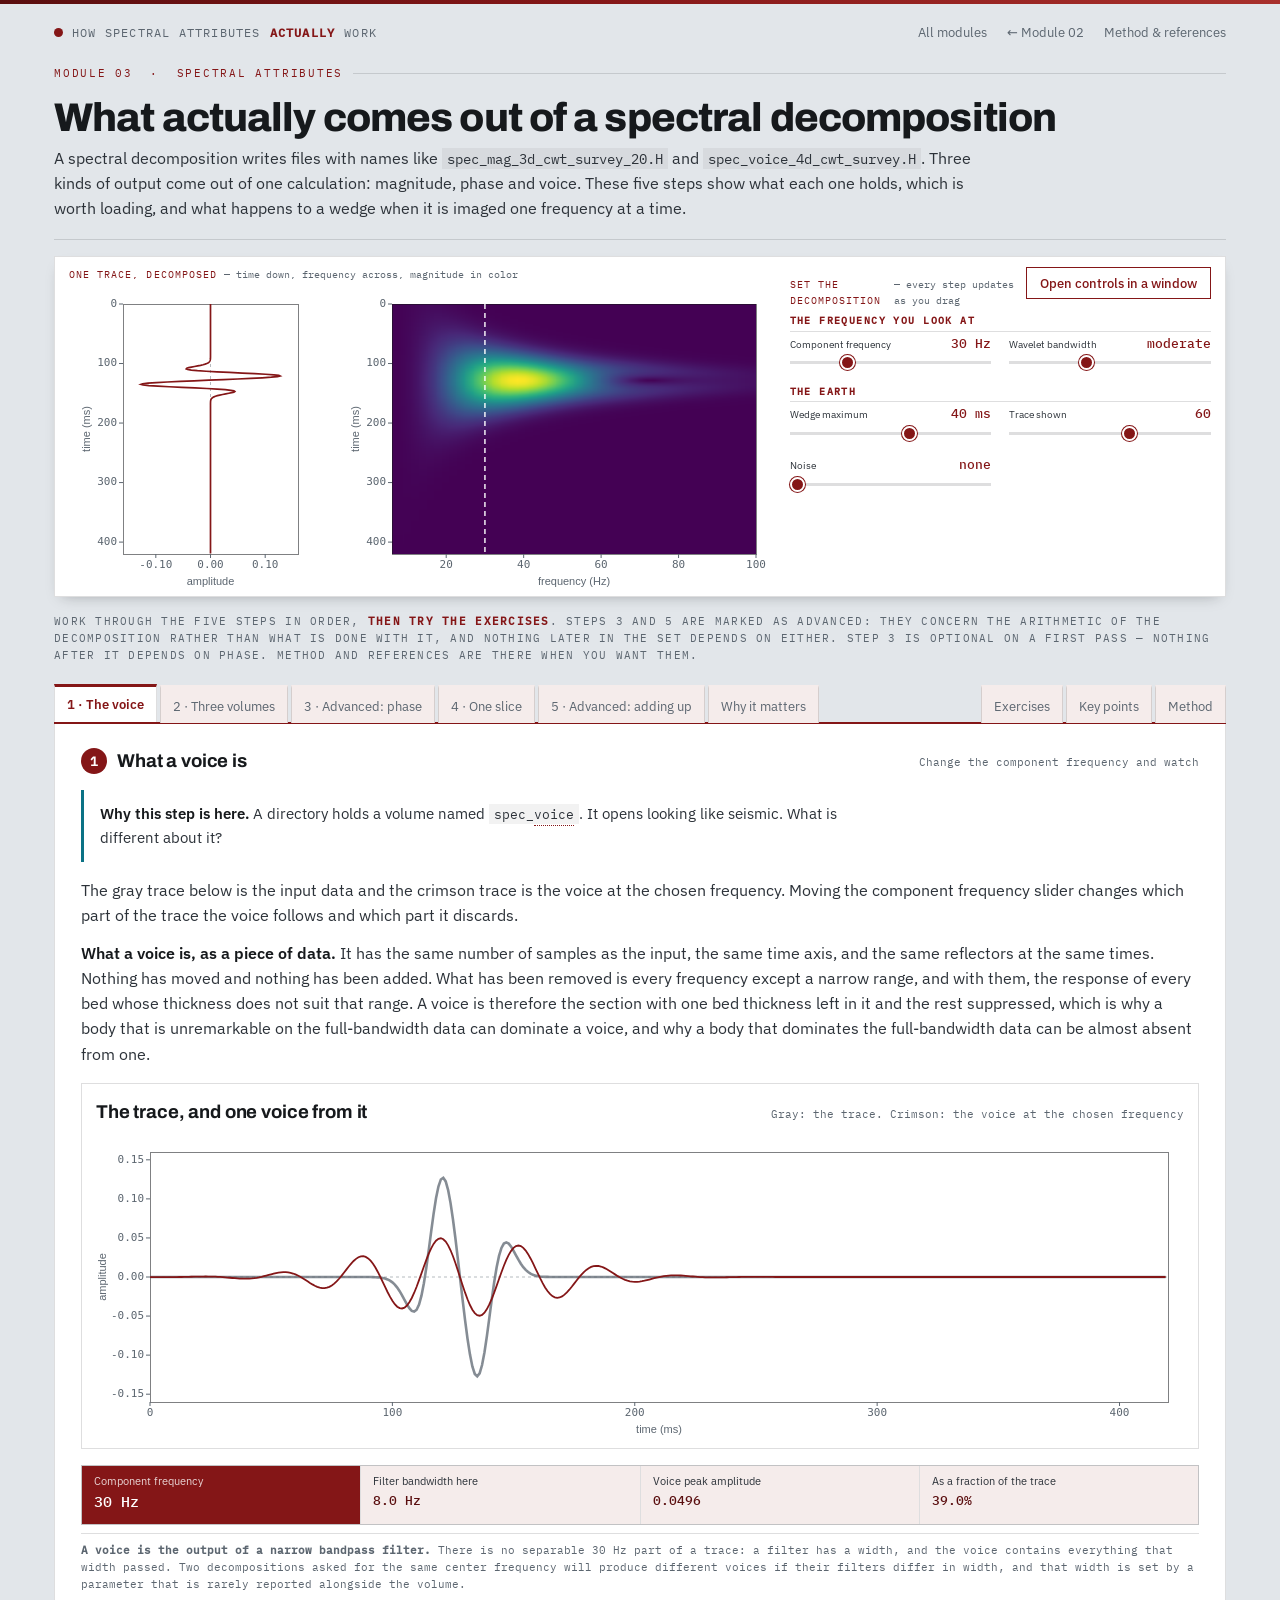
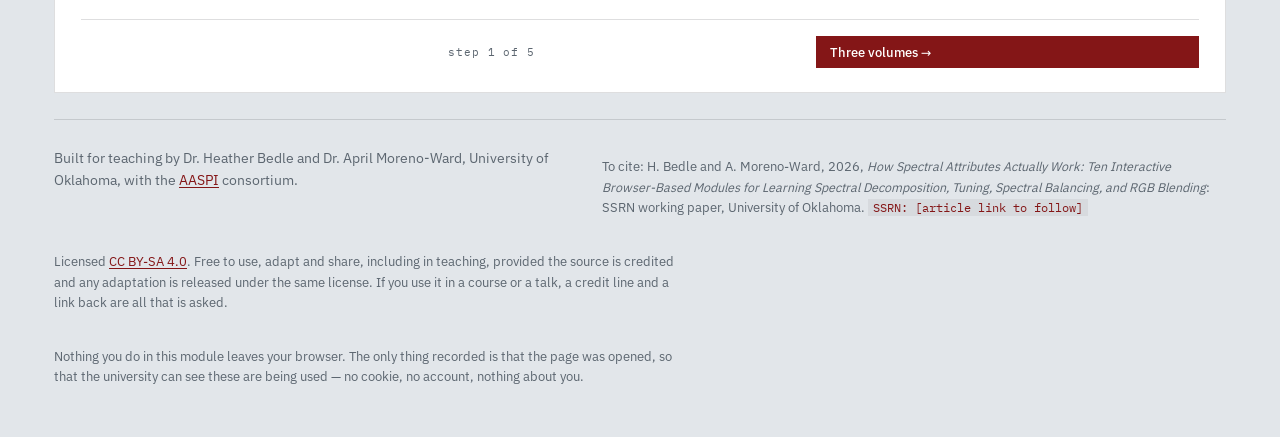
<file: modules/components.html>
<!DOCTYPE html>
<html lang="en">
<head>
<meta charset="utf-8">
<meta name="viewport" content="width=device-width, initial-scale=1">
<title>What actually comes out of a spectral decomposition | How Spectral Attributes Actually Work</title>
<meta name="description" content="Spectral decomposition hands you volumes called magnitude, phase and voice, one set per frequency. What each of them is, why a voice is a narrow bandpass of the data, why spectral phase needs a traveltime correction to be readable, and what an iso-frequency slice actually shows.">
<link rel="stylesheet" href="../assets/fonts.css">
<link rel="stylesheet" href="../assets/style.css">
</head>
<body>

<div class="wrap">
  <header class="masthead">
    <a class="brand" href="../index.html"><span class="dot"></span>How spectral attributes <b>actually</b> work</a>
    <nav>
      <a href="../index.html">All modules</a>
      <a href="windows.html">← Module 02</a>
      <a href="#notes">Method &amp; references</a>
    </nav>
  </header>

  <div class="mod-head">
    <p class="eyebrow">Module 03 &nbsp;·&nbsp; Spectral attributes</p>
    <h1>What actually comes out of a spectral decomposition</h1>
    <p class="sub">A spectral decomposition writes files with names like <span class="k">spec_mag_3d_cwt_survey_20.H</span> and <span class="k">spec_voice_4d_cwt_survey.H</span>. Three kinds of output come out of one calculation: magnitude, phase and voice. These five steps show what each one holds, which is worth loading, and what happens to a wedge when it is imaged one frequency at a time.</p>
  </div>

  <div class="labhead">
    <div class="labgrid">
      <div>
        <p class="cap">One trace, decomposed <span>&mdash; time down, frequency across, magnitude in color</span></p>
        <canvas id="cHead" aria-label="A trace beside its time-frequency magnitude"></canvas>
      </div>
      <div>
        <p class="cap">Set the decomposition <span>&mdash; every step updates as you drag</span></p>
        <div class="controls" id="winControls">
          <div class="ctl-col">
            <h2>The frequency you look at</h2>
            <div class="ctl">
              <label for="fc">Component frequency <span class="val" id="fcV">30 Hz</span></label>
              <input type="range" data-key="fc" id="fc" min="8" max="90" step="1" value="30">
            </div>
            <div class="ctl">
              <label for="sig">Wavelet bandwidth <span class="val" id="sigV">moderate</span></label>
              <input type="range" data-key="sig" id="sig" min="40" max="200" step="10" value="100">
            </div>
          </div>
          <div class="ctl-col">
            <h2>The earth</h2>
            <div class="ctl">
              <label for="thick">Wedge maximum <span class="val" id="thickV">40 ms</span></label>
              <input type="range" data-key="thick" id="thick" min="10" max="60" step="2" value="40">
            </div>
            <div class="ctl">
              <label for="ix">Trace shown <span class="val" id="ixV">60</span></label>
              <input type="range" data-key="ix" id="ix" min="0" max="99" step="1" value="60">
            </div>
            <div class="ctl">
              <label for="noise">Noise <span class="val" id="noiseV">none</span></label>
              <input type="range" data-key="noise" id="noise" min="0" max="40" step="2" value="0">
            </div>
          </div>
        </div>
      </div>
    </div>
  </div>

  <p class="tabhint">Work through the five steps in order, <b>then try the exercises</b>. Steps 3 and 5
    are marked as advanced: they concern the arithmetic of the decomposition rather than what is done
    with it, and nothing later in the set depends on either.
    Step 3 is optional on a first pass — nothing after it depends on phase.
    Method and references are there when you want them.</p>
  <nav class="tabs" id="tabs" role="tablist" aria-label="Module steps">
    <button role="tab" data-tab="p1" aria-selected="false">1 · The voice</button>
    <button role="tab" data-tab="p2" aria-selected="false">2 · Three volumes</button>
    <button role="tab" data-tab="p3" aria-selected="false">3 · Advanced: phase</button>
    <button role="tab" data-tab="p4" aria-selected="false">4 · One slice</button>
    <button role="tab" data-tab="p5" aria-selected="false">5 · Advanced: adding up</button>
    <button role="tab" data-tab="pw" aria-selected="false">Why it matters</button>
    <span class="gap"></span>
    <button role="tab" data-tab="pe" aria-selected="false">Exercises</button>
    <button role="tab" data-tab="pk" aria-selected="false">Key points</button>
    <button role="tab" data-tab="pm" aria-selected="false">Method</button>
  </nav>

  <!-- =============================== STEP 1 =============================== -->
  <section class="tabpane" id="p1" role="tabpanel" hidden>
    <div class="plot-head" style="margin-bottom:14px">
      <h3><span class="stepno">1</span>What a voice is</h3>
      <span class="hint">Change the component frequency and watch</span>
    </div>
    <p class="qbox"><b>Why this step is here.</b> A directory holds a volume named <span class="k">spec_voice</span>. It opens looking like seismic. What is different about it?</p>
    <p class="lede">The gray trace below is the input data and the crimson trace is the voice at the chosen frequency. Moving the component frequency slider changes which part of the trace the voice follows and which part it discards.</p>

    <p class="lede"><b>What a voice is, as a piece of data.</b> It has the same number of samples as the
      input, the same time axis, and the same reflectors at the same times. Nothing has moved and
      nothing has been added. What has been removed is every frequency except a narrow range, and with
      them, the response of every bed whose thickness does not suit that range. A voice is therefore the
      section with one bed thickness left in it and the rest suppressed, which is why a body that is
      unremarkable on the full-bandwidth data can dominate a voice, and why a body that dominates the
      full-bandwidth data can be almost absent from one.</p>

    <div class="plot">
      <div class="plot-head">
        <h3>The trace, and one voice from it</h3>
        <span class="hint">Gray: the trace. Crimson: the voice at the chosen frequency</span>
      </div>
      <canvas id="c1" aria-label="A seismic trace with one spectral voice overlaid"></canvas>
    </div>
    <div class="stats">
      <div class="stat key"><span>Component frequency</span><b id="s1f">—</b></div>
      <div class="stat"><span>Filter bandwidth here</span><b id="s1bw">—</b></div>
      <div class="stat"><span>Voice peak amplitude</span><b id="s1amp">—</b></div>
      <div class="stat"><span>As a fraction of the trace</span><b id="s1frac">—</b></div>
    </div>
    <div class="legend prose">
      <span><b>A voice is the output of a narrow bandpass filter.</b> There is no separable 30 Hz part of a trace: a filter has a width, and the voice contains everything that width passed. Two decompositions asked for the same center frequency will produce different voices if their filters differ in width, and that width is set by a parameter that is rarely reported alongside the volume.</span>
    </div>
  </section>

  <!-- =============================== STEP 2 =============================== -->
  <section class="tabpane" id="p2" role="tabpanel" hidden>
    <div class="plot-head" style="margin-bottom:14px">
      <h3><span class="stepno">2</span>Magnitude, phase and voice</h3>
      <span class="hint">The same decomposition, written down three ways</span>
    </div>
    <p class="qbox"><b>Why this step is here.</b> Three volumes came out of one run. Are they three measurements or three views of one?</p>
    <p class="lede"><b>Magnitude is the same quantity modules 01 and 02 called the amplitude
      spectrum.</b> Nothing new is being introduced here. AASPI and most interpretation software label
      the file <i>magnitude</i>; textbooks and processing reports usually say <i>amplitude spectrum</i>.
      Both names are in normal use and both turn up, sometimes on the same screen. This set uses
      "amplitude spectrum" when it is talking about the shape of a spectrum and "magnitude" when it is
      talking about the file or the attribute, which is roughly how the two words divide in practice.</p>
    <p class="lede">Each panel below is the whole time-frequency plane for this trace: time down the side, frequency across, and the quantity in color. They are three views of one complex number at every point.</p>

    <p class="lede"><b>What separates the two panels.</b> Magnitude is a size and carries no sign. It
      states how much energy the trace holds at that frequency at that time and says nothing about
      which way the wave was pointing. The voice keeps the sign. It is the waveform of that one
      frequency: what would be left of the trace if every other frequency were filtered out of it, and
      like any waveform it swings positive and negative as it passes.</p>

    <p class="lede"><b>Red and blue on the voice panel are the sign.</b> Red is a positive value and
      blue a negative one, the same convention a seismic section uses for a peak and a trough. Reading
      down the panel at one frequency, the alternation from red to blue and back is that filtered
      waveform oscillating in time. Where the magnitude panel shows a single smooth bright patch, the
      voice panel shows several stripes inside the same patch, because one burst of energy is several
      cycles long. Both panels are drawn from the same numbers.</p>

    <p class="lede">Which one is used follows from that. A thickness map is made from magnitude, because
      thickness sets how much energy returns at a frequency and not its sign. A voice volume is what is
      used to look at the data as seismic at one frequency: it can be displayed as a section, picked
      like any other section, and added back to the other voices to return the original trace, which is
      what step 5 does. Magnitude cannot be added back into anything, because the sign that would be
      needed has been discarded.</p>

    <div class="sec-row">
      <div class="panel-col">
        <p class="sublabel"><b>Magnitude</b> <span class="note">how much, always positive</span></p>
        <canvas id="c2a" aria-label="Time-frequency magnitude"></canvas>
      </div>
      <div class="panel-col">
        <p class="sublabel"><b>Voice</b> <span class="note">magnitude × cos(phase)</span></p>
        <canvas id="c2b" aria-label="Time-frequency voice"></canvas>
      </div>
    </div>
    <div class="stats">
      <div class="stat key"><span>Magnitude at the marker</span><b id="s2mag">—</b></div>
      <div class="stat"><span>Phase there</span><b id="s2ph">—</b></div>
      <div class="stat"><span>Voice there</span><b id="s2v">—</b></div>
      <div class="stat"><span>mag × cos(phase)</span><b id="s2chk">—</b></div>
    </div>
    <div class="legend prose">
      <span><b>Magnitude is smooth and the voice oscillates, which decides what each is used for.</b> Magnitude answers how much energy sits at a frequency at a time, and every spectral attribute in the modules ahead is computed from it. A voice answers what the data look like through that filter, and is for display and for interpretation on a section. Loading a voice volume to compute an attribute from it reintroduces the oscillation that the magnitude had already removed.</span>
    </div>
  </section>

  <!-- =============================== STEP 3 =============================== -->
  <section class="tabpane" id="p3" role="tabpanel" hidden>
    <div class="plot-head" style="margin-bottom:14px">
      <h3><span class="stepno">3</span>Advanced concept: correcting spectral phase</h3>
      <span class="hint">And the one correction that fixes it</span>
    </div>
    <div class="legend prose" style="margin-bottom:16px">
      <span><b>This step is optional on a first pass.</b> It is the hardest page in the set, and nothing
      later depends on it: modules 04 through 09 are built entirely on magnitude. If phase is new to
      you, read the first paragraph, skip to step 4, and come back to this once the rest of the set
      makes sense. It is here because the third file in a project directory has to be explained by
      somebody, and because a phase panel that has not been corrected is unreadable in a way that looks
      like a software fault.</span>
    </div>
    <p class="qbox"><b>Why this step is here.</b> A spectral phase volume opens as a field of stripes with no obvious relation to the geology. Is anything in it?</p>
    <p class="lede">The correction is one line of arithmetic: subtract 2π<i>ft</i> from the phase at every sample, removing the rotation that traveltime alone produces. What remains is the phase of the reflection.</p>

    <p class="lede"><b>Most of both panels is not a measurement.</b> Phase is the angle of a complex
      number, and the arithmetic returns an angle wherever that number is not exactly zero, including
      the large parts of the plane where the magnitude panel in step 2 is almost black. In those
      regions the angle is the angle of a very small number, it takes any value between −180° and
      +180°, and it draws as fine stripes. Nothing there corresponds to anything in the trace. The
      panels are drawn without that region masked because masking it is a display choice that the
      reader should make knowingly, and because a phase volume opened in interpretation software
      arrives in exactly this state.</p>

    <p class="lede"><b>So the two panels are read only where the magnitude is strong</b>: the band
      around the reflection, at the frequencies the wavelet carries. There the raw panel stripes
      steadily downward, because a fixed frequency accumulates 2π<i>ft</i> of rotation as time
      increases, and the higher the frequency the faster it turns. That is the rotation the correction
      removes, and the readouts count it: the raw wraps per 100 ms fall to near zero after correction,
      and the corrected value at the top of the wedge settles on a number that describes the
      reflection rather than its arrival time.</p>

    <p class="lede">The behavior toward the edges of the corrected panel follows from the same thing.
      At the low-frequency end the correction 2π<i>ft</i> is small, so little changes; at the
      high-frequency end it is large and turns rapidly with both frequency and time, so a region with
      no signal in it goes from one pattern of stripes to another. Neither is a fault in the
      correction. The stripes are the phase of noise before and after, rearranged.</p>

    <div class="sec-row">
      <div class="panel-col">
        <p class="sublabel"><b>Raw phase</b> <span class="note">stripes from the clock</span></p>
        <canvas id="c3a" aria-label="Raw spectral phase"></canvas>
      </div>
      <div class="panel-col">
        <p class="sublabel"><b>Corrected phase</b> <span class="note">2πft removed</span></p>
        <canvas id="c3b" aria-label="Spectral phase with the traveltime rotation removed"></canvas>
      </div>
    </div>
    <div class="stats">
      <div class="stat"><span>Component frequency</span><b id="s3f">—</b></div>
      <div class="stat key"><span>Raw phase wraps per 100 ms</span><b id="s3wrap">—</b></div>
      <div class="stat"><span>Corrected wraps per 100 ms</span><b id="s3wrapc">—</b></div>
      <div class="stat"><span>Corrected phase at the wedge top</span><b id="s3top">—</b></div>
    </div>
    <div class="legend prose">
      <span><b>The correction makes phase comparable between frequencies.</b> Uncorrected, a 60 Hz panel carries three times as many stripes as a 20 Hz panel, and the difference is entirely the clock rather than the rocks. After the correction the two panels can be laid against each other, and a phase that varies with frequency at one place is describing something about that place.</span>
    </div>
  </section>

  <!-- =============================== STEP 4 =============================== -->
  <section class="tabpane" id="p4" role="tabpanel" hidden>
    <div class="plot-head" style="margin-bottom:14px">
      <h3><span class="stepno">4</span>One frequency, across a whole line</h3>
      <span class="hint">Where this stops being an exercise</span>
    </div>
    <p class="qbox"><b>Why this step is here.</b> An iso-frequency section is bright over one part of a bed and dark over another. Did the rock change?</p>
    <p class="lede">The top panel is the seismic line. Below it is the magnitude of a single frequency component across the same line — an iso-frequency section, which is the form an interpreter usually receives.</p>

    <p class="lede"><b>What a brightening along one bed means.</b> The iso-frequency section brightens
      and dims along a reflector that is continuous and unremarkable on the seismic above it. Nothing
      about that pattern requires the rock to change. A prograding shoreface sand thickens seaward and
      thins landward over a few kilometers, and one component brightens across the reach where the sand
      is near the thickness that component responds to and dims on either side of it. The lithology, the
      porosity and the pore fluid can be identical along the whole body.</p>

    <p class="lede">A second cause produces the same pattern and is not thickness at all. The impedance
      contrast at the top of the bed can change laterally while the thickness stays constant, and that
      brightens the component too. The two are separated by looking at a second component rather than by
      looking harder at the first. A thickness change puts the bright patch somewhere else at a
      different frequency; a contrast change brightens the same place at every frequency. That test
      needs only one more volume, and it is the reason iso-frequency volumes are delivered as a set.</p>

    <div class="plot">
      <div class="plot-head">
        <h3>The line, and one frequency of it</h3>
        <span class="hint">The wedge thins to the right</span>
      </div>
      <canvas id="c4" aria-label="A wedge seismic line above the magnitude of one frequency component"></canvas>
    </div>
    <div class="stats">
      <div class="stat key"><span>Component frequency</span><b id="s4f">—</b></div>
      <div class="stat"><span>Brightest at trace</span><b id="s4tr">—</b></div>
      <div class="stat"><span>Bed thickness there</span><b id="s4th">—</b></div>
      <div class="stat"><span>1/(2 × frequency)</span><b id="s4pred">—</b></div>
    </div>
    <div class="legend prose">
      <span><b>Each frequency is brightest over a different part of the same wedge.</b> Nothing about the model changes between one iso-frequency section and the next. What changes is the bed thickness that the filter responds to, so a bright zone marks where the bed suits the frequency rather than where the rock is different. Module 04 puts numbers on which thickness goes with which frequency.</span>
    </div>
  </section>

  <!-- =============================== STEP 5 =============================== -->
  <section class="tabpane" id="p5" role="tabpanel" hidden>
    <div class="plot-head" style="margin-bottom:14px">
      <h3><span class="stepno">5</span>Advanced concept: adding the voices back together</h3>
      <span class="hint">Yes — but only on the right frequency grid</span>
    </div>
    <p class="qbox"><b>Why this step is here.</b> If the voices are slices of the data, adding them all back should return the data. Does it?</p>
    <p class="lede">The choice is how to space the requested frequencies. Equally spaced — every 2 Hz, say — is the default in most software. A fixed number per octave spaces them more closely at the low end and more widely at the high end. The two look interchangeable in a parameter dialog and are not.</p>

    <p class="lede">The choice has a stratigraphic consequence as well as an arithmetic one. Equal
      spacing in hertz samples thin beds finely and thick beds coarsely: components at 60 and 62 Hz
      respond to thicknesses about a quarter of a millisecond apart, while components at 10 and 12 Hz
      respond to thicknesses more than eight milliseconds apart. A section of stacked thin sands is well
      described on that grid. A section of thick amalgamated channel fills, or a carbonate platform with
      tens of milliseconds between its bounding surfaces, is described by only a handful of the
      components requested. Per-octave spacing distributes the components evenly across thickness
      instead, leaving fewer of them at the high end.</p>

    <div class="seg" id="segGrid" role="group" aria-label="Frequency spacing" style="margin-bottom:14px">
      <button type="button" data-g="linear">Equally spaced</button>
      <button type="button" data-g="log">Per octave</button>
    </div>
    <div class="sec-row">
      <div class="panel-col">
        <p class="sublabel"><b>Original and reconstruction</b> <span class="note">gray then crimson</span></p>
        <canvas id="c5a" aria-label="The trace and the sum of its voices"></canvas>
      </div>
      <div class="panel-col">
        <p class="sublabel"><b>Gain of the whole filter bank</b> <span class="note">flat means it works</span></p>
        <canvas id="c5b" aria-label="Summed gain of the filter bank against frequency"></canvas>
      </div>
    </div>
    <div class="stats">
      <div class="stat key"><span>Frequency spacing</span><b id="s5g">—</b></div>
      <div class="stat"><span>Components used</span><b id="s5n">—</b></div>
      <div class="stat"><span>Bank gain ripple</span><b id="s5rip">—</b></div>
      <div class="stat"><span>Match to the original</span><b id="s5fit">—</b></div>
    </div>
    <div class="legend prose">
      <span><b>Equally spaced frequencies do not reconstruct; per-octave frequencies do.</b> Each filter in this family is proportionally wide, so its width grows with its center frequency. On an equally spaced grid the high frequencies are therefore sampled more densely relative to their own width than the low ones, the summed gain rises with frequency, and the reconstruction comes back tilted toward the high end. On a per-octave grid the summed gain is flat and one scalar restores the trace.</span>
    </div>
  </section>

  <!-- ============================ WHY IT MATTERS =========================== -->
  <section class="tabpane" id="pw" role="tabpanel" hidden>
    <div class="plot-head" style="margin-bottom:14px">
      <h3>Why it matters</h3>
      <span class="hint">Where this shows up in real work</span>
    </div>
    <p class="lede">This module is what turns a directory of unfamiliar files into volumes that can be opened with an expectation of what is in them.</p>
    <ul class="lede" style="padding-left:20px">
      <li><b>Choosing what to load.</b> Magnitude for anything that will be interpreted as an attribute
        or blend in color; voice when you want something that still reads as seismic and can be picked;
        phase only if you have checked whether the traveltime correction was applied.</li>
      <li><b>Not filling the disk.</b> Asking for magnitude, phase and voice at every 1 Hz over a whole
        survey is three volumes per frequency and will fill a drive. Deciding what you actually need
        starts with knowing what each one is.</li>
      <li><b>Reading someone else's iso-frequency section.</b> A 20 Hz section and a 50 Hz section of the
        same survey showing different features is normal and expected, not a sign that one is wrong.</li>
      <li><b>Setting the frequency range and increment.</b> Every program asks. Step 5 is the reason the
        answer is not "as fine as I can afford."</li>
      <li><b>Knowing when reconstruction is safe.</b> Any workflow that decomposes, modifies and
        recombines — spectral balancing in module 05, bandwidth extension later — depends on the
        reconstruction actually working.</li>
    </ul>
    <p class="lede"><b>Where an iso-frequency section gets misread.</b> The commonest error is treating it as the geology that exists at that frequency. It shows which parts of the section suit that filter, and a part that suits a different filter is not absent from the earth. The second error is comparing two iso-frequency sections without knowing the filter widths behind them, since a wider filter produces a smoother, brighter section for reasons that have nothing to do with the rocks.</p>
    <div class="legend prose">
      <span>Three things determine what a spectral volume can be used for: which quantity it holds, which frequencies were requested and how they were spaced, and whether the data were balanced first.</span>
    </div>
  </section>

  <!-- ============================== EXERCISES ============================= -->
  <section class="tabpane" id="pe" role="tabpanel" hidden>
    <div class="tryit" style="max-width:none">
      <h3>Exercises</h3>
      <ol>
        <li><b>Watch a voice lose its data.</b>
          <em class="point">Why: a voice is a filter output, so what it drops is decided by a parameter rather than by the earth.</em>
           In step 1, take the component frequency from 8 Hz to 90 Hz
          and watch the fraction readout.
          <em class="predict">Before you drag it: at a component frequency the trace barely contains, will the voice come back wrong, or come back small? They are different failures.</em>
          <details class="reveal"><summary>Hint</summary><span class="ans">The voice is only ever a
            fraction of the trace, and the fraction peaks where the component frequency matches what the
            trace actually contains. Away from that the voice becomes small, which
            faithfully reports that there is very little of that frequency present. This is worth
            internalizing before module 06: a spectral attribute computed where the magnitude is tiny is
            describing rounding error. Note that the filter bandwidth readout grows as you raise the
            frequency — 5.3 Hz at 20 Hz, 10.6 at 40, 21.2 at 80 — so the high-frequency voices are
            averaging over a wider slice of the spectrum than the low-frequency ones. On the default
            wedge trace the voice peaks at about 46% of the trace amplitude near 35 Hz, which is the
            frequency the section was made with, and falls to 1.5% at 10 Hz and 4.8% at 80 Hz.</span></details></li>
        <li><b>Check that the three outputs really are one object.</b>
          <em class="point">Why: three volumes on disk are one calculation, and knowing that decides which is worth loading.</em>
           In step 2, move the trace slider and
          compare the last two readouts at several positions.
          <details class="reveal"><summary>Hint</summary><span class="ans">They agree everywhere, to the
            last digit shown, because the voice is not computed independently — it is magnitude times the
            cosine of phase, by definition. Which means the three volumes the software wrote are
            redundant: any one of them can be rebuilt from the other two, which matters when disk space
            is the constraint, and it is also why the voice volumes are the ones most often skipped
            in practice, even though they are the easiest to look at.</span></details></li>
        <li><b>Show why phase needs correcting.</b>
          <em class="point">Why: an uncorrected phase panel is mostly a picture of the clock, and it is often discarded on that basis.</em>
           In step 3, set the component frequency to 20 Hz and
          read the wrap counts, then set it to 60 Hz and read them again.
          <details class="reveal"><summary>Hint</summary><span class="ans">The raw phase wraps 2.2 times per
            100 ms at 20 Hz, 4.2 times at 40 Hz and 5.1 times at 60 Hz — tracking the frequency itself,
            because that is essentially all it is measuring. It runs slightly under at the top of the
            band, and that is worth understanding rather than ignoring: the filter at 60 Hz is 16 Hz wide
            and this trace has far more energy below 60 Hz than above it, so the energy that actually gets
            through rotates a little slower than the label on the filter. The corrected panel drops to 0.0
            wraps at 20 and 40 Hz and 1.0 at 60 Hz, and what is left is structure rather than clock. The
            practical consequence: two raw phase panels at different frequencies cannot be compared at
            all, and a raw phase volume corendered with seismic shows stripes that track two-way time
            rather than geology. If a phase display looks like a barcode, this is why.</span></details></li>
        <li><b>Make each frequency find its own bed.</b>
          <em class="point">Why: this is the effect every later module rests on, seen here on a section rather than a map.</em>
           In step 4, step the component frequency through
          15, 25, 40 and 60 Hz, reading which trace is brightest and how thick the bed is there.
          <details class="reveal"><summary>Hint</summary><span class="ans">The bright zone marches from
            the thick end of the wedge toward the thin end as the frequency rises, and the thickness where
            it peaks tracks 1/(2f) closely: 31.5 ms against a predicted 33.3 at 15 Hz, 19.4 against 20.0
            at 25 Hz, 12.9 against 12.5 at 40 Hz, and 9.3 against 8.3 at 60 Hz. The bright zone marches
            from trace 21 to trace 76 as you go. That relationship is the whole of module 04, and it is
            the basis of every thickness estimate ever made from a spectral volume. For now the point is narrower and more important: no single
            iso-frequency section shows you the wedge. Each one shows you the part of the wedge that
            happens to suit it, which is why software offers you fifty of them.</span></details></li>
        <li><b>Break the reconstruction, then fix it.</b>
          <em class="point">Why: the frequency spacing is a parameter that looks cosmetic in a dialog and decides whether the voices sum back to the data.</em>
           In step 5, switch between the two frequency
          spacings and compare the ripple and match readouts.
          <details class="reveal"><summary>Hint</summary><span class="ans">On the equally spaced grid the
            bank gain climbs steadily with frequency — 106% variation across the middle of the band — so
            the sum of the voices is the trace with its high frequencies exaggerated, and the match comes
            out at 75.7%: recognizable, but not the data. On the per-octave grid the ripple falls to 4%
            and the match reaches 99.2% after a single scale factor, using 33 components instead of 48. Both
            grids are offered by the same programs with no guidance, and the answer depends on what you
            are doing: if you only want to look at individual components, equal spacing is fine and easier
            to think about, but the moment anything gets summed, balanced or reconstructed, the spacing
            stops being cosmetic.</span></details></li>
              <li><b>Give one dim patch on an iso-frequency section three explanations.</b>
          <em class="point">Why: a dim patch has several possible causes, and an interpretation that names only one has not been tested.</em>
           In step 4,
          find a place on the 40 Hz section where the magnitude is low, then change the component
          frequency and the wedge maximum.
          <details class="reveal"><summary>Hint</summary><span class="ans">Low magnitude on a single
            iso-frequency section means "there is little energy at this frequency here," and that has
            several causes which the section itself cannot separate. The bed may be the wrong thickness,
            so the interference notch for this bed sits at the frequency being displayed. There may
            be no reflector at all, so there is nothing at any frequency. The reflection coefficients may
            be small, so the event is weak across the whole band. Or the frequency you asked for may be
            outside what the wavelet carried, in which case every trace on the section is dim for a
            reason that has nothing to do with the earth. The first three are told apart by looking at
            other frequencies; the fourth is told apart by looking at the wavelet spectrum in module 01.
            This is why interpreters load several components rather than one.</span></details></li>
</ol>
    </div>
  </section>

  <!-- ============================= KEY POINTS ============================= -->
  <section class="tabpane" id="pk" role="tabpanel" hidden>
    <div class="takeaway">
      <h3>Key points</h3>
      <ul>
        <li><b>Magnitude, phase and voice are one complex number written three ways.</b> Voice equals
          magnitude times the cosine of phase, so any one file can be rebuilt from the other two.</li>
        <li><b>A voice is the data through a narrow bandpass filter,</b> not "the 30 Hz that was in the
          ground." The filter has to have width, and in a wavelet transform that width grows with
          frequency.</li>
        <li><b>Magnitude is what attributes are built from</b> because it is smooth and single-signed.
          Voices are what you display when the result should still read as a seismic section.</li>
        <li><b>Raw spectral phase mostly measures the clock.</b> Subtracting 2πft leaves the phase of the
          reflection, and only the corrected version can be compared between frequencies.</li>
        <li><b>An iso-frequency section shows which parts of the earth suit that filter,</b> so different
          frequencies light up different geology and none of them is the right one.</li>
        <li><b>Voices only sum back to the data on a per-octave frequency grid.</b> On an evenly spaced
          grid the filter bank's gain climbs with frequency and the reconstruction comes back blued.</li>
      </ul>
    </div>
    <div class="takeaway" style="margin-top:18px">
      <h3>Words introduced here</h3>
      <dl class="terms">
        <dt>voice</dt>
        <dd>The data passed through one narrow filter. Looks like seismic, and is what a
          <span class="k">spec_voice</span> volume holds.</dd>
        <dt>magnitude</dt>
        <dd>How much energy sits at each frequency at each time. The amplitude spectrum of modules 01
          and 02, computed everywhere. Every spectral attribute is built from it.</dd>
        <dt>spectral phase</dt>
        <dd>The angle of the same complex number. Unreadable until the traveltime rotation is removed.</dd>
        <dt>iso-frequency section</dt>
        <dd>Magnitude at one frequency, displayed across a line or a volume. The usual form an
          interpreter receives.</dd>
        <dt>continuous wavelet transform</dt>
        <dd>The decomposition used here and by <span class="k">spec_cwt</span>: a filter whose width is
          proportional to its center frequency.</dd>
        <dt>filter bandwidth</dt>
        <dd>How wide each of those filters is. Rarely reported with the volume, and it decides how much
          two decompositions of the same data will differ.</dd>
        <dt>octave</dt>
        <dd>A doubling of frequency. Spacing the requested frequencies per octave rather than evenly is
          what lets the voices sum back to the data.</dd>
        <dt>reconstruction</dt>
        <dd>Adding the voices back together to recover the input trace.</dd>
      </dl>
    </div>

  </section>

  <!-- =============================== METHOD =============================== -->
  <section class="tabpane" id="pm" role="tabpanel" hidden>
    <div class="plot-head" style="margin-bottom:14px">
      <h3 id="notes">Method</h3>
      <span class="hint">What is computed, and what is left out</span>
    </div>
    <p class="lede"><b>The decomposition</b> is a continuous wavelet transform from
      <span class="k">assets/spectral.js</span>, built the way AASPI's <span class="k">spec_cwt</span>
      builds it: a complex Morlet mother wavelet centered at 1 Hz inside a Gaussian window, scaled to
      reach every other frequency. Because the whole family is scaled from one shape, every filter has the
      same ratio of center frequency to bandwidth, which is why the bandwidth readout in step 1 grows in
      proportion to the frequency. It is implemented as a multiplication in the frequency domain, which
      the documentation notes is equivalent to convolving the trace with the scaled wavelet.</p>
    <p class="lede"><b>The earth model</b> is a wedge: two reflection coefficients of opposite sign, the
      upper one fixed and the lower one moving down linearly across a hundred traces, convolved with a
      zero-phase Ricker. The model is built from reflection coefficients and a source wavelet; module 00 explains both, and the two-way time convention, if those are unfamiliar. Thicknesses throughout are in milliseconds of two-way time. Times are computed analytically rather than rounded to the sample grid, so the
      thinning is smooth instead of stair-stepped.</p>
    <p class="lede"><b>The phase correction</b> in step 3 subtracts 2πft from the phase at every sample
      and wraps the result back into ±π. This is what AASPI's programs apply on output, and their
      documentation states it explicitly. The wrap counts in the readout are counted rather than derived:
      the code walks down the trace and tallies how many times the phase jumps by more than π.</p>
    <p class="lede"><b>The bandwidth quoted in step 1</b> is the full half-power width of the analysis
      filter, computed in closed form as 0.2651 divided by the Gaussian width and scaled to the component
      frequency. A note for anyone checking this against the AASPI documentation: the quantity that
      documentation labels as a half-bandwidth is numerically the full half-power bandwidth, and its
      Figures 4 and 5 pair their bandwidth values with the opposite variances. The arithmetic here follows
      the numbers rather than the captions.</p>
    <p class="lede"><b>Two conventions for "bandwidth," and where each is used.</b> There is more than
      one place to measure the width of a spectrum, and the number you get depends on which you pick.
      Modules 00, 01 and 04 measure between the <b>half-amplitude</b> points, the frequencies at which
      the curve has fallen to half its peak height. This module and module 08 quote the analysis
      filter's <b>half-power</b> width, the points at which the squared amplitude has halved, which is
      the −3 dB width engineers normally mean and is the narrower of the two. Neither is more correct.
      They are just different definitions, so a bandwidth quoted without one is incomplete — which is
      also why the AASPI programs do not all agree with each other on the number.</p>
    <p class="lede"><b>Normalization, and why absolute numbers here do not match AASPI.</b> Every filter
      in this module has unit gain at its own center frequency, so a cosine of amplitude A at the
      analysis frequency comes back with magnitude A. That makes the readouts mean something without a
      scale factor. AASPI does not normalize this way. Shapes, ratios and the position of everything are
      comparable; absolute magnitudes are not.</p>
    <p class="lede"><b>Simplifications, stated plainly.</b> There is no noise, no attenuation, no
      multiples and no propagation — the wedge response is a convolution, nothing more. The trace is
      analysed on its own rather than as part of a 3D volume, so nothing here involves the spatial dimensions, which is where the storage and run time of a real spectral volume are set. Reconstruction in step 5 compares against a
      single scale factor rather than performing the full inverse transform, which needs an admissibility
      integral this module does not need to introduce. And the wedge is symmetric and zero phase, which
      real wedges are not.</p>
    <p class="lede"><b>Where this departs from production software.</b> AASPI writes magnitude, phase and
      voice as separate volumes, either one per frequency or as a single 4D cube; here they are computed
      on demand and never stored, so the disk-space problem that shapes so much real practice is invisible
      in this module. The reconstruction test in step 5 is also a cleaner comparison than production ever
      gets, because the input has no noise in it.</p>
    <details class="reveal">
      <summary>References</summary>
      <ul class="lede" style="padding-left:20px">
        <li>Grossmann, A., and J. Morlet, 1984, Decomposition of Hardy functions into square integrable
          wavelets of constant shape: <em>SIAM Journal on Mathematical Analysis</em>, <b>15</b>,
          723&ndash;736.</li>
        <li>Sinha, S., P. Routh, P. Anno, and J. Castagna, 2005, Spectral decomposition of seismic data
          with continuous-wavelet transform: <em>Geophysics</em>, <b>70</b>, P19&ndash;P25.</li>
        <li>Partyka, G., J. Gridley, and J. Lopez, 1999, Interpretational applications of spectral
          decomposition in reservoir characterization: <em>The Leading Edge</em>, <b>18</b>,
          353&ndash;360.</li>
        <li>Mallat, S., 2009, <em>A Wavelet Tour of Signal Processing</em>, 3rd ed.: Academic Press.</li>
        <li>AASPI, <em>Spectral Attributes: Program spec_cwt</em>, University of Oklahoma — for the Morlet
          parameterization, the voice definition and the 2πft phase correction.</li>
      </ul>
    </details>
  </section>

  <section class="nextup" id="nextup" hidden>
    <p class="eyebrow">Next up</p>
    <h3>04 · Tuning, and what a thin bed does to amplitude</h3>
    <p>You have already seen it: the frequency that lights up a bed tracks its thickness. Time to find out
      where that relationship comes from, how far it can be trusted, and how to read a thickness off a
      spectrum.</p>
    <a class="btn ghost" href="tuning.html">Module 04 →</a>
  </section>

  <div class="pager" id="pager" hidden>
    <a class="btn ghost" href="windows.html">← Module 02: why one spectrum isn't enough</a>
    <a class="btn ghost" href="../index.html">All modules</a>
    <a class="btn ghost" href="tuning.html">Module 04: tuning and the thin bed →</a>
  </div>

  <footer>
    <div class="foot-grid">
      <p>Built for teaching by Dr. Heather Bedle and Dr. April Moreno-Ward, University of Oklahoma, with
        the <a href="https://www.ou.edu/mcee/labs/aaspi">AASPI</a> consortium.</p>
      <p class="lic">To cite: H. Bedle and A. Moreno-Ward, 2026, <i>How Spectral Attributes Actually
        Work: Ten Interactive Browser-Based Modules for Learning Spectral Decomposition, Tuning, Spectral Balancing, and RGB Blending</i>: SSRN working paper, University of Oklahoma.
        <span class="k">SSRN: [article link to follow]</span></p>
      <p class="lic">Licensed <a href="https://creativecommons.org/licenses/by-sa/4.0/">CC BY-SA 4.0</a>.
        Free to use, adapt and share, including in teaching, provided the source is credited and any
        adaptation is released under the same license. If you use it in a course or a talk, a credit line
        and a link back are all that is asked.</p>
      <p class="lic">Nothing you do in this module leaves your browser. The only thing recorded is that
        the page was opened, so that the university can see these are being used &mdash; no cookie, no
        account, nothing about you.</p>
    </div>
  </footer>
</div>

<script src="../assets/count.js"></script>
<script src="../assets/popout.js"></script>
<script src="../assets/panelout.js"></script>
<script src="../assets/glossary.js"></script>
<script src="../assets/seismic.js"></script>
<script src="../assets/spectral.js"></script>
<script>
(function () {
  'use strict';

  if (typeof SEIS === 'undefined' || typeof SPEC === 'undefined') {
    const missing = [];
    if (typeof SEIS === 'undefined') missing.push('assets/seismic.js');
    if (typeof SPEC === 'undefined') missing.push('assets/spectral.js');
    const el = document.createElement('div');
    el.setAttribute('style', 'background:#841617;color:#fff;padding:14px 18px;margin:16px 0;' +
      'font:13px/1.6 ui-monospace,Menlo,monospace');
    el.textContent = 'This module could not load ' + missing.join(' and ') +
      '. It expects them one directory up, at ../assets/, and file names are ' +
      'case-sensitive on GitHub Pages.';
    const w = document.querySelector('.wrap');
    (w || document.body).insertBefore(el, w ? w.firstChild : null);
    return;
  }

  const $ = (id) => document.getElementById(id);
  const clamp = (v, a, b) => Math.max(a, Math.min(b, v));
  const visible = (id) => { const el = $(id); return el && !el.hidden; };
  const CRIM = '#841617', TEAL = '#0B7285', SLATE = '#5C6670';

  const DT = 0.001;
  const NT = 420;                    // 420 ms of record
  const NX = 100;                    // traces across the wedge
  const T0 = 0.120;                  // the top of the wedge, fixed
  const FDOM = 35;                   // the wavelet that made the section
  const FMAX = 100;

  // the frequency axis used for the time-frequency panels
  const TFREQS = [];
  for (let f = 6; f <= FMAX; f += 2) TFREQS.push(f);

  const DEF = { fc: 30, sig: 100, thick: 40, ix: 60, noise: 0, grid: 'linear', tab: 'p1' };
  let S = SEIS.readState(DEF);
  if (S.grid !== 'linear' && S.grid !== 'log') S.grid = 'linear';

  const CAN_LINK = location.protocol !== 'file:';
  const saveState = () => {
    if (!CAN_LINK) return;
    try { SEIS.writeState(S, DEF); } catch (e) { /* nothing shareable */ }
  };

  const sigma = () => S.sig / 100;         // the Gaussian width of the mother wavelet

  /* =====================================================================
     THE WEDGE
     Two reflection coefficients of opposite sign; the lower one walks down
     across the line. Timing is analytic, so the thinning is smooth.
     ===================================================================== */
  let LINE = null, LINEKEY = '';
  function buildLine() {
    const key = [S.thick, S.noise].join('|');
    if (LINE && LINEKEY === key) return LINE;
    const wav = SEIS.makeWavelet({ type: 'ricker', f: FDOM });
    const traces = [], thick = new Float64Array(NX);
    for (let ix = 0; ix < NX; ix++) {
      // thick on the left, thin on the right
      const T = (1 - ix / (NX - 1)) * (S.thick / 1000);
      thick[ix] = T;
      const tr = new Float64Array(NT);
      for (let i = 0; i < NT; i++) {
        const t = i * DT;
        tr[i] = 0.1 * wav.fn(t - T0) - 0.1 * wav.fn(t - (T0 + T));
      }
      /* Band-limited noise, seeded from the trace number so the field varies
         along the line rather than repeating, and so the same slider setting
         always gives the same picture. Amplitude is a percentage of the
         reflection coefficient the model contains. */
      if (S.noise > 0) {
        const rnd = SEIS.mulberry32((1013904223 + ix * 1664525) >>> 0);
        const raw = new Float64Array(NT), sm = new Float64Array(NT);
        for (let i = 0; i < NT; i++) raw[i] = rnd() * 2 - 1;
        for (let i = 1; i < NT - 1; i++) sm[i] = (raw[i - 1] + raw[i] + raw[i + 1]) / 3;
        let rms = 0;
        for (let i = 0; i < NT; i++) rms += sm[i] * sm[i];
        rms = Math.sqrt(rms / NT) || 1;
        const amp = (S.noise / 100) * 0.1 / rms;
        for (let i = 0; i < NT; i++) tr[i] += amp * sm[i];
      }
      traces.push(tr);
    }
    LINE = { traces, thick };
    LINEKEY = key;
    return LINE;
  }
  function currentTrace() { return buildLine().traces[clamp(Math.round(S.ix), 0, NX - 1)]; }

  /* The time-frequency transform of the displayed trace, cached. */
  let TFC = null, TFKEY = '';
  function tfOf() {
    const key = [S.thick, S.ix, S.sig].join('|');
    if (TFC && TFKEY === key) return TFC;
    TFC = SPEC.cwt(currentTrace(), DT, TFREQS, { sigma: sigma(), t0: 0 });
    TFKEY = key;
    return TFC;
  }

  /* One component of the displayed trace, at exactly the chosen frequency. */
  function componentOf(freq) {
    return SPEC.cwt(currentTrace(), DT, [freq], { sigma: sigma(), t0: 0 });
  }

  /* =====================================================================
     DRAWING
     ===================================================================== */
  const M = { l: 54, r: 16, t: 16, b: 34 };
  function boxOf(w, h) { return { x: M.l, y: M.t, w: w - M.l - M.r, h: h - M.t - M.b }; }
  function contentWidth(el) {
    const p = el.parentElement || el;
    const cs = getComputedStyle(p);
    return Math.max(240, p.clientWidth - parseFloat(cs.paddingLeft) - parseFloat(cs.paddingRight));
  }

  function series(ctx, rect, xs, ys, x0, x1, y0, y1, color, width) {
    ctx.save();
    ctx.beginPath();
    ctx.lineWidth = width || 1.6;
    ctx.strokeStyle = color;
    let started = false;
    for (let i = 0; i < xs.length; i++) {
      if (xs[i] < x0 || xs[i] > x1) { started = false; continue; }
      const X = rect.x + ((xs[i] - x0) / (x1 - x0)) * rect.w;
      const Y = rect.y + rect.h - ((clamp(ys[i], y0, y1) - y0) / (y1 - y0)) * rect.h;
      if (!started) { ctx.moveTo(X, Y); started = true; } else ctx.lineTo(X, Y);
    }
    ctx.stroke();
    ctx.restore();
  }

  function drawField(ctx, rect, get, nx, ny, cmap) {
    const off = document.createElement('canvas');
    off.width = nx; off.height = ny;
    const octx = off.getContext('2d');
    const img = octx.createImageData(nx, ny);
    for (let iy = 0; iy < ny; iy++) {
      for (let ix = 0; ix < nx; ix++) {
        const c = cmap(get(ix, iy));
        const o = (iy * nx + ix) * 4;
        img.data[o] = c[0]; img.data[o + 1] = c[1]; img.data[o + 2] = c[2]; img.data[o + 3] = 255;
      }
    }
    octx.putImageData(img, 0, 0);
    ctx.save();
    ctx.imageSmoothingEnabled = true;
    ctx.drawImage(off, rect.x, rect.y, rect.w, rect.h);
    ctx.restore();
    SEIS.frame(ctx, rect);
  }

  function seqBar(ctx, rect, cmap, lo, hi, label) {
    const n = Math.max(2, Math.round(rect.w));
    for (let i = 0; i < n; i++) {
      const c = cmap(i / (n - 1));
      ctx.fillStyle = 'rgb(' + c[0] + ',' + c[1] + ',' + c[2] + ')';
      ctx.fillRect(rect.x + i * (rect.w / n), rect.y, rect.w / n + 1, rect.h);
    }
    ctx.save();
    ctx.strokeStyle = 'rgba(22,25,28,.45)'; ctx.lineWidth = 1;
    ctx.strokeRect(rect.x + 0.5, rect.y + 0.5, rect.w, rect.h);
    ctx.font = '9.5px "IBM Plex Mono", monospace';
    ctx.fillStyle = SLATE; ctx.textBaseline = 'top';
    ctx.textAlign = 'left'; ctx.fillText(lo, rect.x, rect.y + rect.h + 4);
    ctx.textAlign = 'right'; ctx.fillText(hi, rect.x + rect.w, rect.y + rect.h + 4);
    ctx.textAlign = 'center'; ctx.fillText(label, rect.x + rect.w / 2, rect.y + rect.h + 4);
    ctx.restore();
  }

  /* A time-frequency panel: time DOWN the side, frequency across. Every one of
     these carries a color bar, because a reader should never have to guess
     whether bright means high or low. */
  /* BAR_GAP clears the axis label beneath the panel. The color bar used to sit
     26 px below the frame, and the frequency label is written 22 px below it
     and is about 13 px tall, so the two were printed on top of one another. */
  const BAR_GAP = 46;

  function drawTF(el, get, cmap, label, lo, hi) {
    const w = contentWidth(el), h = 324;
    const ctx = SEIS.fitCanvas(el, w, h);
    ctx.clearRect(0, 0, w, h);
    const rect = { x: M.l, y: M.t, w: w - M.l - M.r, h: h - M.t - M.b - BAR_GAP };
    drawField(ctx, rect, get, TFREQS.length, NT, cmap);
    SEIS.axisBottom(ctx, rect, TFREQS[0], FMAX, 'frequency (Hz)', (v) => v.toFixed(0), { ticks: 5 });
    SEIS.axisLeft(ctx, rect, 0, NT * DT * 1000, 'time (ms)', (v) => v.toFixed(0), { ticks: 5, down: true });
    seqBar(ctx, { x: rect.x, y: rect.y + rect.h + BAR_GAP, w: Math.min(200, rect.w), h: 9 }, cmap, lo, hi, label);
    return ctx;
  }

  /* A trace with time down the side, so that it can be set beside a
     time-frequency panel and read against the same axis, and so that it looks
     like the seismic displays the rest of the work is done on. */
  function drawTraceVert(ctx, rect, curves, opts) {
    const o = opts || {};
    const amp = o.amp || 0.16;
    const t0 = o.t0 === undefined ? 0 : o.t0;
    const t1 = o.t1 === undefined ? NT * DT * 1000 : o.t1;
    SEIS.frame(ctx, rect);
    const X0 = rect.x + rect.w / 2;
    SEIS.dashedLine(ctx, X0, rect.y, X0, rect.y + rect.h, 'rgba(92,102,112,0.45)', [3, 3], 1);
    for (const c of curves) {
      ctx.save();
      ctx.beginPath();
      ctx.rect(rect.x, rect.y, rect.w, rect.h);
      ctx.clip();
      ctx.beginPath();
      ctx.strokeStyle = c.color || CRIM;
      ctx.lineWidth = c.width || 1.7;
      let started = false;
      for (let i = 0; i < NT; i++) {
        const tms = i * DT * 1000;
        if (tms < t0 || tms > t1) continue;
        const Y = rect.y + ((tms - t0) / (t1 - t0)) * rect.h;
        const X = X0 + clamp(c.tr[i] / amp, -1, 1) * (rect.w / 2);
        started ? ctx.lineTo(X, Y) : (ctx.moveTo(X, Y), started = true);
      }
      ctx.stroke();
      ctx.restore();
    }
    SEIS.axisLeft(ctx, rect, t0, t1, 'time (ms)', (v) => v.toFixed(0), { ticks: 5, down: true });
    SEIS.axisBottom(ctx, rect, -amp, amp, 'amplitude', (v) => v.toFixed(2), { ticks: 3 });
  }

  function drawTraceInto(ctx, rect, tr, opts) {
    const o = opts || {};
    const xs = [], ys = [];
    for (let i = 0; i < NT; i++) { xs.push(i * DT * 1000); ys.push(tr[i]); }
    SEIS.frame(ctx, rect);
    const Y0 = rect.y + rect.h / 2;
    SEIS.dashedLine(ctx, rect.x, Y0, rect.x + rect.w, Y0, 'rgba(92,102,112,0.45)', [3, 3], 1);
    const amp = o.amp || 0.16;
    series(ctx, rect, xs, ys, 0, NT * DT * 1000, -amp, amp, o.color || CRIM, o.width || 1.7);
    if (!o.noAxes) {
      SEIS.axisBottom(ctx, rect, 0, NT * DT * 1000, 'time (ms)', (v) => v.toFixed(0), { ticks: 6 });
      SEIS.axisLeft(ctx, rect, -amp, amp, 'amplitude', (v) => v.toFixed(2), { ticks: 5 });
    }
  }

  /* ------------------------------------------------------------- header */
  function drawHeader() {
    const el = $('cHead');
    if (!el) return;
    const w = contentWidth(el), h = 300;
    const ctx = SEIS.fitCanvas(el, w, h);
    ctx.clearRect(0, 0, w, h);
    /* The trace is drawn with time down so that it and the time-frequency
       panel beside it share one time axis and can be read across. */
    const gap = 30, split = Math.round(w * 0.34);
    const rA = { x: M.l, y: M.t, w: split - M.l - 10, h: h - M.t - M.b };
    const rB = { x: split + gap + M.l, y: M.t, w: w - split - gap - M.l - M.r, h: h - M.t - M.b };
    drawTraceVert(ctx, rA, [{ tr: currentTrace(), color: CRIM, width: 1.7 }]);

    const tf = tfOf();
    let mx = 0;
    for (let j = 0; j < TFREQS.length; j++) {
      for (let i = 0; i < NT; i++) mx = Math.max(mx, tf.mag[j][i]);
    }
    mx = mx || 1;
    drawField(ctx, rB, (ix, iy) => tf.mag[ix][iy] / mx, TFREQS.length, NT, SEIS.SEQMAPS.viridis);
    SEIS.axisBottom(ctx, rB, TFREQS[0], FMAX, 'frequency (Hz)', (v) => v.toFixed(0), { ticks: 5 });
    SEIS.axisLeft(ctx, rB, 0, NT * DT * 1000, 'time (ms)', (v) => v.toFixed(0), { ticks: 5, down: true });
    // where the component slider currently sits
    const X = rB.x + ((S.fc - TFREQS[0]) / (FMAX - TFREQS[0])) * rB.w;
    if (X >= rB.x && X <= rB.x + rB.w) {
      SEIS.dashedLine(ctx, X, rB.y, X, rB.y + rB.h, '#ffffff', [5, 4], 1.4);
    }
  }

  /* ------------------------------------------------------------- step 1 */
  function drawStep1() {
    const el = $('c1');
    if (!el) return;
    const w = contentWidth(el), h = 300;
    const ctx = SEIS.fitCanvas(el, w, h);
    ctx.clearRect(0, 0, w, h);
    const rect = boxOf(w, h);
    const tr = currentTrace();
    const cp = componentOf(S.fc);

    drawTraceInto(ctx, rect, tr, { color: 'rgba(92,102,112,0.75)', width: 2.6 });
    const xs = [], ys = [];
    for (let i = 0; i < NT; i++) { xs.push(i * DT * 1000); ys.push(cp.voice[0][i]); }
    series(ctx, rect, xs, ys, 0, NT * DT * 1000, -0.16, 0.16, CRIM, 1.8);

    let mv = 0, mt = 0;
    for (let i = 0; i < NT; i++) {
      mv = Math.max(mv, Math.abs(cp.voice[0][i]));
      mt = Math.max(mt, Math.abs(tr[i]));
    }
    $('s1f').textContent = S.fc.toFixed(0) + ' Hz';
    $('s1bw').textContent = (SPEC.morletBandwidth(sigma()) * S.fc).toFixed(1) + ' Hz';
    $('s1amp').textContent = mv.toFixed(4);
    $('s1frac').textContent = (100 * mv / (mt || 1)).toFixed(1) + '%';
  }

  /* ------------------------------------------------------------- step 2 */
  function drawStep2() {
    const a = $('c2a'), b = $('c2b');
    if (!a || !b) return;
    const tf = tfOf();
    let mx = 0;
    for (let j = 0; j < TFREQS.length; j++) {
      for (let i = 0; i < NT; i++) mx = Math.max(mx, tf.mag[j][i]);
    }
    mx = mx || 1;
    drawTF(a, (ix, iy) => tf.mag[ix][iy] / mx, SEIS.SEQMAPS.viridis, 'magnitude', '0', 'max');
    drawTF(b, (ix, iy) => 0.5 + 0.5 * clamp(tf.voice[ix][iy] / mx, -1, 1),
      SEIS.SEQMAPS.structure, 'voice', '\u2212', '+');

    // the marker: the chosen frequency at the top of the wedge
    const j = Math.max(0, Math.round((S.fc - TFREQS[0]) / 2));
    const i = Math.round(T0 / DT);
    const m = tf.mag[Math.min(j, TFREQS.length - 1)][i];
    const ph = tf.phase[Math.min(j, TFREQS.length - 1)][i];
    const v = tf.voice[Math.min(j, TFREQS.length - 1)][i];
    $('s2mag').textContent = m.toFixed(4);
    $('s2ph').textContent = (ph * 180 / Math.PI).toFixed(1) + '°';
    $('s2v').textContent = v.toFixed(4);
    $('s2chk').textContent = (m * Math.cos(ph)).toFixed(4);
  }

  /* ------------------------------------------------------------- step 3 */
  /* Count wraps only where there is something to have a phase. Away from the
     events the magnitude is essentially zero and the phase is whatever the
     rounding error says, which does not advance at the signal's rate and drags
     the count below the frequency it should equal. Gate on magnitude, and
     divide by the time actually counted rather than the whole record. */
  function wrapsPer100ms(phase, mag) {
    let mx = 0;
    for (let i = 0; i < NT; i++) mx = Math.max(mx, mag[i]);
    const gate = 0.1 * mx;
    let n = 0, counted = 0;
    for (let i = 1; i < NT; i++) {
      if (mag[i] < gate || mag[i - 1] < gate) continue;
      counted++;
      if (Math.abs(phase[i] - phase[i - 1]) > Math.PI) n++;
    }
    return counted > 0 ? n / (counted * DT * 10) : 0;
  }

  function drawStep3() {
    const a = $('c3a'), b = $('c3b');
    if (!a || !b) return;
    const tf = tfOf();
    const cyc = SEIS.COLORMAPS.bwr;
    drawTF(a, (ix, iy) => tf.phase[ix][iy] / Math.PI, cyc, 'raw phase', '\u2212180°', '+180°');
    drawTF(b, (ix, iy) => tf.phaseCorr[ix][iy] / Math.PI, cyc, 'corrected', '\u2212180°', '+180°');

    const j = clamp(Math.round((S.fc - TFREQS[0]) / 2), 0, TFREQS.length - 1);
    $('s3f').textContent = TFREQS[j].toFixed(0) + ' Hz';
    $('s3wrap').textContent = wrapsPer100ms(tf.phase[j], tf.mag[j]).toFixed(1);
    $('s3wrapc').textContent = wrapsPer100ms(tf.phaseCorr[j], tf.mag[j]).toFixed(1);
    $('s3top').textContent =
      (tf.phaseCorr[j][Math.round(T0 / DT)] * 180 / Math.PI).toFixed(0) + '°';
  }

  /* ------------------------------------------------------------- step 4 */
  let ISO = null, ISOKEY = '';
  function isoSection() {
    const key = [S.thick, S.sig, S.fc].join('|');
    if (ISO && ISOKEY === key) return ISO;
    const line = buildLine();
    const mag = [];
    for (let ix = 0; ix < NX; ix++) {
      const c = SPEC.cwt(line.traces[ix], DT, [S.fc], { sigma: sigma(), t0: 0 });
      mag.push(c.mag[0]);
    }
    ISO = { mag };
    ISOKEY = key;
    return ISO;
  }

  function drawStep4() {
    const el = $('c4');
    if (!el) return;
    const w = contentWidth(el), h = 470;
    const ctx = SEIS.fitCanvas(el, w, h);
    ctx.clearRect(0, 0, w, h);
    const line = buildLine();
    const iso = isoSection();
    /* The record runs to 420 ms; the wedge top is at 120 ms and its thickest
       base plus the tail of the wavelet is inside 260. The bottom third held
       nothing and made both panels shorter than they needed to be. */
    const NTS = 300;
    const paneH = (h - M.t - M.b - 104) / 2;
    const r1 = { x: M.l, y: M.t, w: w - M.l - M.r, h: paneH };
    const r2 = { x: M.l, y: M.t + paneH + 44, w: w - M.l - M.r, h: paneH };

    let mxA = 0;
    for (let ix = 0; ix < NX; ix++) {
      for (let i = 0; i < NT; i++) mxA = Math.max(mxA, Math.abs(line.traces[ix][i]));
    }
    mxA = mxA || 1;
    drawField(ctx, r1, (ix, iy) => 0.5 + 0.5 * clamp(line.traces[ix][iy] / mxA, -1, 1),
      NX, NTS, SEIS.COLORMAPS.gray);
    SEIS.axisLeft(ctx, r1, 0, NTS * DT * 1000, 'time (ms)', (v) => v.toFixed(0), { ticks: 4, down: true });
    SEIS.tag(ctx, r1.x + 6, r1.y + 6, 'seismic', SLATE);

    let mxM = 0;
    for (let ix = 0; ix < NX; ix++) {
      for (let i = 0; i < NT; i++) mxM = Math.max(mxM, iso.mag[ix][i]);
    }
    mxM = mxM || 1;
    drawField(ctx, r2, (ix, iy) => iso.mag[ix][iy] / mxM, NX, NTS, SEIS.SEQMAPS.viridis);
    SEIS.axisBottom(ctx, r2, 0, NX - 1, 'trace', (v) => v.toFixed(0), { ticks: 6 });
    SEIS.axisLeft(ctx, r2, 0, NTS * DT * 1000, 'time (ms)', (v) => v.toFixed(0), { ticks: 4, down: true });
    SEIS.tag(ctx, r2.x + 6, r2.y + 6, S.fc.toFixed(0) + ' Hz magnitude', CRIM);
    seqBar(ctx, { x: r2.x, y: r2.y + r2.h + BAR_GAP, w: Math.min(200, r2.w), h: 9 },
      SEIS.SEQMAPS.viridis, '0', 'max', 'magnitude');

    /* Brightness of every trace, summed down the wedge interval. */
    const i0 = Math.round((T0 - 0.02) / DT), i1 = Math.round((T0 + S.thick / 1000 + 0.02) / DT);
    const bright = new Float64Array(NX);
    for (let ix = 0; ix < NX; ix++) {
      let acc = 0;
      for (let i = Math.max(0, i0); i < Math.min(NT, i1); i++) acc += iso.mag[ix][i];
      bright[ix] = acc;
    }
    // three-point smoothing, so a single ragged sample cannot win
    const sm = new Float64Array(NX);
    for (let ix = 0; ix < NX; ix++) {
      const a = bright[Math.max(0, ix - 1)], b = bright[ix], c = bright[Math.min(NX - 1, ix + 1)];
      sm[ix] = (a + 2 * b + c) / 4;
    }
    let gmax = 0;
    for (let ix = 0; ix < NX; ix++) gmax = Math.max(gmax, sm[ix]);
    /* Take the FIRST maximum scanning in from the thin end. A wedge tunes
       wherever |sin(pi f T)| = 1, so there is a second, equally bright zone at
       three times the thickness, and a fourth at five times. Picking the global
       maximum lets the module hop between lobes as the frequency changes, which
       is true to the physics and useless as a demonstration. Module 04 takes
       the higher lobes seriously. */
    let bestIx = 0;
    for (let ix = NX - 2; ix >= 1; ix--) {
      if (sm[ix] >= sm[ix + 1] && sm[ix] > sm[ix - 1] && sm[ix] > 0.5 * gmax) { bestIx = ix; break; }
    }
    if (!bestIx) {
      for (let ix = 0; ix < NX; ix++) if (sm[ix] === gmax) bestIx = ix;
    }
    $('s4f').textContent = S.fc.toFixed(0) + ' Hz';
    $('s4tr').textContent = String(bestIx);
    $('s4th').textContent = (line.thick[bestIx] * 1000).toFixed(1) + ' ms';
    $('s4pred').textContent = (1000 / (2 * S.fc)).toFixed(1) + ' ms';
  }

  /* ------------------------------------------------------------- step 5 */
  function gridFreqs() {
    const out = [];
    if (S.grid === 'log') {
      for (let f = 6; f <= FMAX; f *= Math.pow(2, 1 / 8)) out.push(f);
    } else {
      for (let f = 6; f <= FMAX; f += 2) out.push(f);
    }
    return out;
  }

  function drawStep5() {
    const a = $('c5a'), b = $('c5b');
    if (!a || !b) return;
    const tr = currentTrace();
    const freqs = gridFreqs();
    const tf = SPEC.cwt(tr, DT, freqs, { sigma: sigma(), t0: 0 });
    const sum = SPEC.voiceSum(tf);

    // one scale factor is allowed; the shape is what is being tested
    let num = 0, den = 0;
    for (let i = 0; i < NT; i++) { num += sum[i] * tr[i]; den += sum[i] * sum[i]; }
    const k = den > 0 ? num / den : 0;
    let err = 0, pk = 0;
    for (let i = 0; i < NT; i++) {
      err = Math.max(err, Math.abs(k * sum[i] - tr[i]));
      pk = Math.max(pk, Math.abs(tr[i]));
    }

    const h = 340;
    const wA = contentWidth(a);
    const cA = SEIS.fitCanvas(a, wA, h);
    cA.clearRect(0, 0, wA, h);
    const rA = boxOf(wA, h);
    const scaled = new Float64Array(NT);
    for (let i = 0; i < NT; i++) scaled[i] = k * sum[i];
    drawTraceVert(cA, rA, [
      { tr: tr, color: 'rgba(92,102,112,0.75)', width: 2.8 },
      { tr: scaled, color: CRIM, width: 1.6 },
    ]);

    /* Bank gain measured over the INTERIOR of the family, 20-70 Hz, on a fixed
       axis. Measured out to the ends instead, both grids look bad, because a
       filter bank is not expected to be flat where it has run out of filters. */
    const axis = [];
    for (let f = 20; f <= 70; f += 1) axis.push(f);
    const gain = SPEC.filterBankSum(freqs, sigma(), axis);
    let mn = Infinity, mxg = -Infinity;
    for (const v of gain) { mn = Math.min(mn, v); mxg = Math.max(mxg, v); }
    const ripple = (mxg - mn) / ((mxg + mn) / 2);

    const wB = contentWidth(b);
    const cB = SEIS.fitCanvas(b, wB, h);
    cB.clearRect(0, 0, wB, h);
    const rB = boxOf(wB, h);
    SEIS.frame(cB, rB);
    series(cB, rB, axis, gain.map((v) => v / (mxg || 1)), 20, 70, 0, 1.15, TEAL, 2);
    SEIS.axisBottom(cB, rB, 20, 70, 'frequency (Hz)', (v) => v.toFixed(0), { ticks: 6 });
    SEIS.axisLeft(cB, rB, 0, 1.15, 'relative gain', (v) => v.toFixed(1), { ticks: 5 });

    $('s5g').textContent = S.grid === 'log' ? '8 per octave' : 'every 2 Hz';
    $('s5n').textContent = String(freqs.length);
    $('s5rip').textContent = (100 * ripple).toFixed(0) + '%';
    $('s5fit').textContent = (100 * (1 - err / (pk || 1))).toFixed(1) + '%';
  }

  /* =====================================================================
     PLUMBING
     ===================================================================== */
  function syncLabels() {
    $('fcV').textContent = S.fc + ' Hz';
    const sg = sigma();
    $('sigV').textContent = sg < 0.7 ? 'broad' : (sg > 1.4 ? 'narrow' : 'moderate');
    $('thickV').textContent = S.thick + ' ms';
    $('ixV').textContent = String(S.ix);
    $('noiseV').textContent = S.noise === 0 ? 'none' : S.noise + '%';
    document.querySelectorAll('#segGrid button').forEach((b) => {
      b.setAttribute('aria-pressed', b.dataset.g === S.grid);
      b.classList.toggle('on', b.dataset.g === S.grid);
    });
    ['fc', 'sig', 'thick', 'ix', 'noise'].forEach((k) => {
      const el = $(k);
      if (el && String(S[k]) !== el.value) el.value = S[k];
    });
  }

  function drawAll() {
    const lab = document.querySelector('.labhead');
    if (lab && !lab.hidden) drawHeader();
    if (visible('p1')) drawStep1();
    if (visible('p2')) drawStep2();
    if (visible('p3')) drawStep3();
    if (visible('p4')) drawStep4();
    if (visible('p5')) drawStep5();
  }

  const PANES = ['p1', 'p2', 'p3', 'p4', 'p5', 'pw', 'pe', 'pk', 'pm'];
  const STEPNAMES = {
    p1: 'The voice', p2: 'Three volumes', p3: 'Phase', p4: 'One slice',
    p5: 'Adding up', pw: 'Why it matters', pe: 'Exercises', pk: 'Key points', pm: 'Method',
  };

  function buildStepNav() {
    PANES.forEach((id, i) => {
      const pane = $(id);
      if (!pane || pane.querySelector('.stepnav')) return;
      const prev = PANES[i - 1], next = PANES[i + 1];
      const nav = document.createElement('div');
      nav.className = 'stepnav';
      const mk = (target, text, ghost) => {
        const b = document.createElement('button');
        b.type = 'button';
        b.className = 'btn' + (ghost ? ' ghost' : '') + ' small';
        b.textContent = text;
        b.addEventListener('click', () => {
          showTab(target);
          const t = document.querySelector('.tabhint');
          if (t && t.scrollIntoView) t.scrollIntoView({ behavior: 'smooth', block: 'start' });
        });
        return b;
      };
      nav.appendChild(prev ? mk(prev, '\u2190 ' + STEPNAMES[prev], true)
                           : document.createElement('span'));
      const where = document.createElement('span');
      where.className = 'where';
      where.textContent = i < 5 ? 'step ' + (i + 1) + ' of 5' : STEPNAMES[id];
      nav.appendChild(where);
      nav.appendChild(next ? mk(next, STEPNAMES[next] + ' \u2192')
                           : document.createElement('span'));
      pane.appendChild(nav);
    });
  }

  function showTab(id) {
    PANES.forEach((q) => { const el = $(q); if (el) el.hidden = q !== id; });
    document.querySelectorAll('#tabs button').forEach((b) => {
      b.setAttribute('aria-selected', b.dataset.tab === id);
    });
    const lab = document.querySelector('.labhead');
    // step 4 shows the whole line, so a single-trace header would only distract
    if (lab) lab.hidden = !(id === 'p1' || id === 'p2' || id === 'p3' || id === 'p4' || id === 'p5');
    /* The forward link lives on the pager. Show it once the reader has reached
       the exercises, not only on the two reference tabs — a student who works
       the exercises and stops used to have no way on to the next module. */
    const done = (id === 'pe' || id === 'pk' || id === 'pm');
    if ($('nextup')) $('nextup').hidden = !(id === 'pk' || id === 'pm');
    if ($('pager')) $('pager').hidden = !done;
    S.tab = id;
    drawAll();
    saveState();
  }
  document.querySelectorAll('#tabs button').forEach((b) => {
    b.addEventListener('click', () => showTab(b.dataset.tab));
  });

  document.querySelectorAll('#segGrid button').forEach((b) => {
    b.addEventListener('click', () => {
      S.grid = b.dataset.g;
      syncLabels(); drawAll(); saveState();
    });
  });

  document.addEventListener('input', (ev) => {
    const t = ev.target;
    if (!t || t.tagName !== 'INPUT') return;
    const id = t.id;
    if (!(id in DEF)) return;
    S[id] = parseFloat(t.value);
    syncLabels(); drawAll(); saveState();
  });

  let rt;
  window.addEventListener('resize', () => { clearTimeout(rt); rt = setTimeout(drawAll, 140); });

  buildStepNav();
  syncLabels();
  showTab(PANES.indexOf(S.tab) >= 0 ? S.tab : 'p1');
})();
</script>
</body>
</html>
</file>
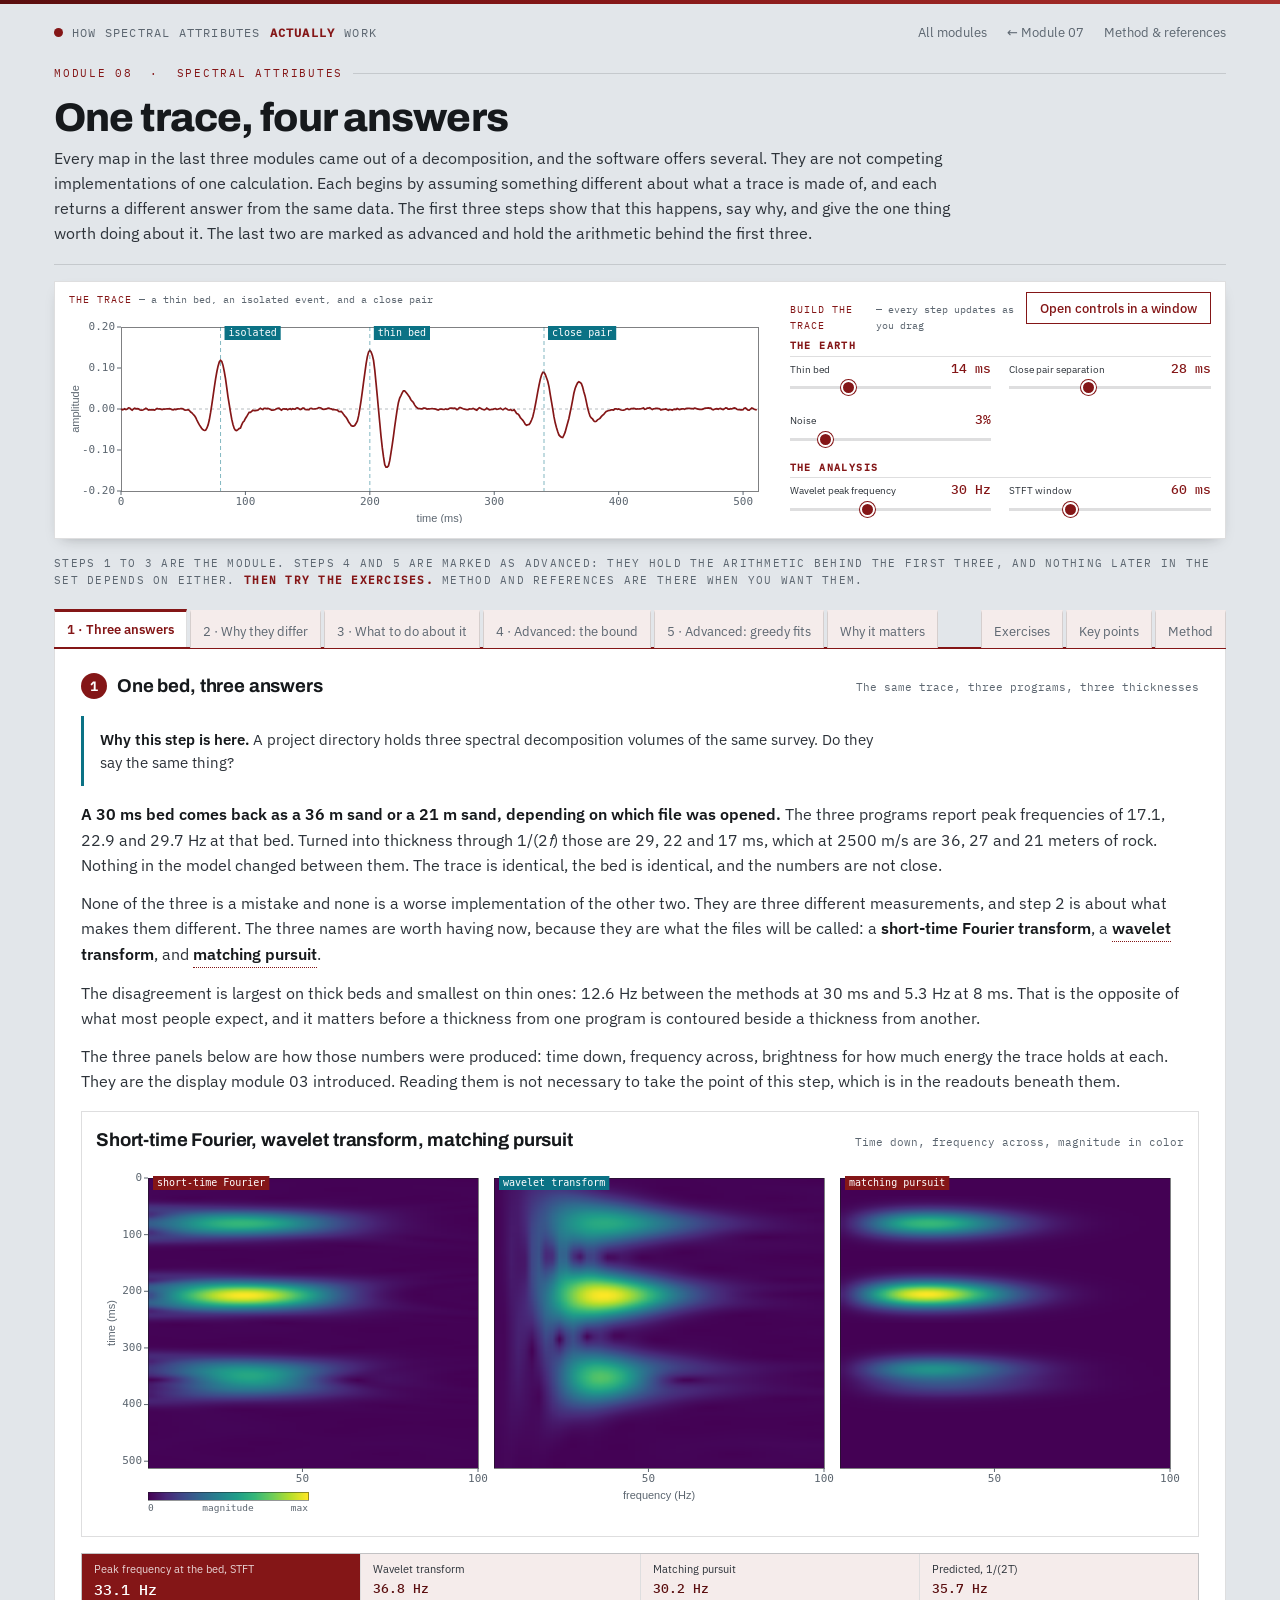
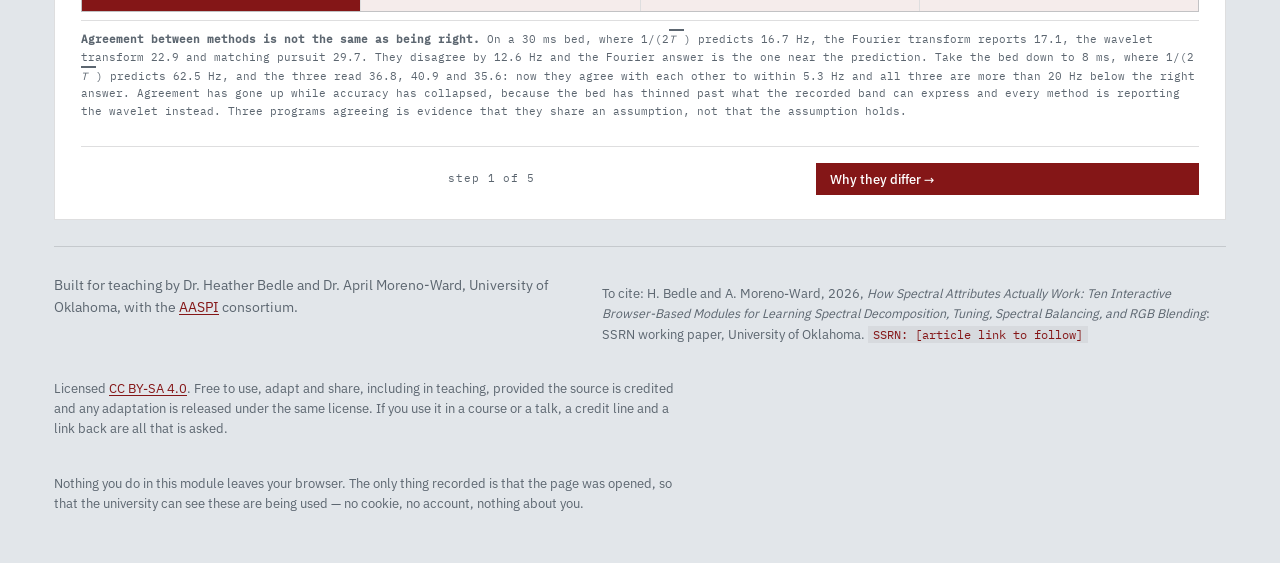
<file: modules/methods.html>
<!DOCTYPE html>
<html lang="en">
<head>
<meta charset="utf-8">
<meta name="viewport" content="width=device-width, initial-scale=1">
<title>One trace, four answers | How Spectral Attributes Actually Work</title>
<meta name="description" content="The short-time Fourier transform, the continuous wavelet transform, matching pursuit and a sparse inversion, run on the same trace. What each one assumes, where a model-based method beats the uncertainty bound, and where it invents structure instead.">
<link rel="stylesheet" href="../assets/fonts.css">
<link rel="stylesheet" href="../assets/style.css">
</head>
<body>

<div class="wrap">
  <header class="masthead">
    <a class="brand" href="../index.html"><span class="dot"></span>How spectral attributes <b>actually</b> work</a>
    <nav>
      <a href="../index.html">All modules</a>
      <a href="blending.html">← Module 07</a>
      <a href="#notes">Method &amp; references</a>
    </nav>
  </header>

  <div class="mod-head">
    <p class="eyebrow">Module 08 &nbsp;·&nbsp; Spectral attributes</p>
    <h1>One trace, four answers</h1>
    <p class="sub">Every map in the last three modules came out of a decomposition, and the software offers several. They are not competing implementations of one calculation. Each begins by assuming something different about what a trace is made of, and each returns a different answer from the same data. The first three steps show that this happens, say why, and give the one thing worth doing about it. The last two are marked as advanced and hold the arithmetic behind the first three.</p>
  </div>

  <div class="labhead">
    <div class="labgrid">
      <div>
        <p class="cap">The trace <span>&mdash; a thin bed, an isolated event, and a close pair</span></p>
        <canvas id="cHead" aria-label="The synthetic trace used throughout this module"></canvas>
      </div>
      <div>
        <p class="cap">Build the trace <span>&mdash; every step updates as you drag</span></p>
        <div class="controls" id="winControls">
          <div class="ctl-col">
            <h2>The earth</h2>
            <div class="ctl">
              <label for="bed">Thin bed <span class="val" id="bedV">14 ms</span></label>
              <input type="range" data-key="bed" id="bed" min="4" max="40" step="2" value="14">
            </div>
            <div class="ctl">
              <label for="sep">Close pair separation <span class="val" id="sepV">28 ms</span></label>
              <input type="range" data-key="sep" id="sep" min="8" max="60" step="2" value="28">
            </div>
            <div class="ctl">
              <label for="noise">Noise <span class="val" id="noiseV">3%</span></label>
              <input type="range" data-key="noise" id="noise" min="0" max="20" step="1" value="3">
            </div>
          </div>
          <div class="ctl-col">
            <h2>The analysis</h2>
            <div class="ctl">
              <label for="fd">Wavelet peak frequency <span class="val" id="fdV">30 Hz</span></label>
              <input type="range" data-key="fd" id="fd" min="18" max="50" step="2" value="30">
            </div>
            <div class="ctl">
              <label for="win">STFT window <span class="val" id="winV">60 ms</span></label>
              <input type="range" data-key="win" id="win" min="20" max="160" step="10" value="60">
            </div>
          </div>
        </div>
      </div>
    </div>
  </div>

  <p class="tabhint">Steps 1 to 3 are the module. Steps 4 and 5 are marked as advanced: they hold the
    arithmetic behind the first three, and nothing later in the set depends on either. <b>Then try the
    exercises.</b>
    Method and references are there when you want them.</p>
  <nav class="tabs" id="tabs" role="tablist" aria-label="Module steps">
    <button role="tab" data-tab="p1" aria-selected="false">1 · Three answers</button>
    <button role="tab" data-tab="p2" aria-selected="false">2 · Why they differ</button>
    <button role="tab" data-tab="p5" aria-selected="false">3 · What to do about it</button>
    <button role="tab" data-tab="p3" aria-selected="false">4 · Advanced: the bound</button>
    <button role="tab" data-tab="p4" aria-selected="false">5 · Advanced: greedy fits</button>
    <button role="tab" data-tab="pw" aria-selected="false">Why it matters</button>
    <span class="gap"></span>
    <button role="tab" data-tab="pe" aria-selected="false">Exercises</button>
    <button role="tab" data-tab="pk" aria-selected="false">Key points</button>
    <button role="tab" data-tab="pm" aria-selected="false">Method</button>
  </nav>

  <!-- =============================== STEP 1 =============================== -->
  <section class="tabpane" id="p1" role="tabpanel" hidden>
    <div class="plot-head" style="margin-bottom:14px">
      <h3><span class="stepno">1</span>One bed, three answers</h3>
      <span class="hint">The same trace, three programs, three thicknesses</span>
    </div>
    <p class="qbox"><b>Why this step is here.</b> A project directory holds three spectral decomposition volumes of the same survey. Do they say the same thing?</p>

    <p class="lede"><b>A 30 ms bed comes back as a 36 m sand or a 21 m sand, depending on which
      file was opened.</b> The three programs report peak frequencies of 17.1, 22.9 and 29.7 Hz at that
      bed. Turned into thickness through 1/(2<i>f</i>) those are 29, 22 and 17 ms, which at 2500 m/s are
      36, 27 and 21 meters of rock. Nothing in the model changed between them. The trace is identical,
      the bed is identical, and the numbers are not close.</p>

    <p class="lede">None of the three is a mistake and none is a worse implementation of the other two.
      They are three different measurements, and step 2 is about what makes them different. The three
      names are worth having now, because they are what the files will be called: a <b>short-time
      Fourier transform</b>, a <b>wavelet transform</b>, and <b>matching pursuit</b>.</p>

    <p class="lede">The disagreement is largest on thick beds and smallest on thin ones: 12.6 Hz between
      the methods at 30 ms and 5.3 Hz at 8 ms. That is the opposite of what most people expect, and it
      matters before a thickness from one program is contoured beside a thickness from another.</p>

    <p class="lede">The three panels below are how those numbers were produced: time down, frequency
      across, brightness for how much energy the trace holds at each. They are the display module 03
      introduced. Reading them is not necessary to take the point of this step, which is in the
      readouts beneath them.</p>

    <div class="plot">
      <div class="plot-head">
        <h3>Short-time Fourier, wavelet transform, matching pursuit</h3>
        <span class="hint">Time down, frequency across, magnitude in color</span>
      </div>
      <canvas id="c1" aria-label="Three time-frequency panels of the same trace"></canvas>
    </div>
    <div class="stats">
      <div class="stat key"><span>Peak frequency at the bed, STFT</span><b id="s1a">—</b></div>
      <div class="stat"><span>Wavelet transform</span><b id="s1b">—</b></div>
      <div class="stat"><span>Matching pursuit</span><b id="s1c">—</b></div>
      <div class="stat"><span>Predicted, 1/(2T)</span><b id="s1p">—</b></div>
    </div>
    <div class="legend prose">
      <span><b>Agreement between methods is not the same as being right.</b> On a 30 ms bed, where
      1/(2<i>T</i>) predicts 16.7 Hz, the Fourier transform reports 17.1, the wavelet transform 22.9 and
      matching pursuit 29.7. They disagree by 12.6 Hz and the Fourier answer is the one near the
      prediction. Take the bed down to 8 ms, where 1/(2<i>T</i>) predicts 62.5 Hz, and the three read
      36.8, 40.9 and 35.6: now they agree with each other to within 5.3 Hz and all three are more than
      20 Hz below the right answer. Agreement has gone up while accuracy has collapsed, because the bed
      has thinned past what the recorded band can express and every method is reporting the wavelet
      instead. Three programs agreeing is evidence that they share an assumption, not that the
      assumption holds.</span>
    </div>
  </section>

  <!-- =============================== STEP 2 =============================== -->
  <section class="tabpane" id="p2" role="tabpanel" hidden>
    <div class="plot-head" style="margin-bottom:14px">
      <h3><span class="stepno">2</span>What each method assumes</h3>
      <span class="hint">The analysis element, drawn</span>
    </div>
    <p class="qbox"><b>Why this step is here.</b> Three methods analyze the same trace and disagree. What is each one assuming?</p>

    <p class="lede">To measure a frequency, a method has to look at a piece of trace. The three
      differ in which piece they look at, and that single choice is where the disagreement in step 1
      comes from. The panel below draws it: each row is one frequency, and the shaded box is the
      length of trace that method uses to measure it.</p>

    <p class="lede"><b>Fixed window.</b> The short-time Fourier transform uses the same length of trace
      at every frequency, set by one number the operator supplies. At 60 ms a 15 Hz component gets
      barely one cycle to be measured in, and a 60 Hz component gets almost four. The same window
      therefore treats the low end of the band much more coarsely than the high end.</p>

    <p class="lede"><b>Fixed cycles.</b> The wavelet transform holds the number of cycles constant
      instead, so its box is long at low frequency and short at high. Every frequency is measured over
      the same number of cycles, which means the length of rock it averages over is roughly the same
      at all of them. Time detail improves toward the high end and frequency detail toward the low.</p>

    <p class="lede"><b>No window.</b> Matching pursuit does not cut out a piece of trace at all. It
      holds one waveform, slides it along, and asks where in the trace that shape fits. The faint
      copies in the third column are the same shape at other positions. Because nothing is being cut,
      there is no window length to choose, and the assumption moves instead to the shape: whatever the
      method holds is what it will find.</p>

    <div class="plot">
      <div class="plot-head">
        <h3>What each method looks at, to measure one frequency</h3>
        <span class="hint">One row per frequency; the shaded box is the piece of trace used</span>
      </div>
      <canvas id="c2a" aria-label="The length of trace each method uses at three frequencies, drawn to scale"></canvas>
    </div>

    <div class="plot">
      <div class="plot-head">
        <h3>The same thing as a number, at every frequency</h3>
        <span class="hint">Crimson: fixed window. Teal: wavelet family</span>
      </div>
      <canvas id="c2b" aria-label="Analysis length against frequency for the fixed window and the wavelet family"></canvas>
    </div>
    <div class="stats">
      <div class="stat key"><span>STFT length, at 20 and 60 Hz</span><b id="s2s">—</b></div>
      <div class="stat"><span>Wavelet length, at 20 and 60 Hz</span><b id="s2w">—</b></div>
      <div class="stat"><span>STFT frequency resolution</span><b id="s2sf">—</b></div>
      <div class="stat"><span>Wavelet frequency resolution</span><b id="s2wf">—</b></div>
    </div>
    <div class="legend prose">
      <span><b>Neither choice is better, and the difference is not small.</b> At a 60 ms setting the
      fixed window is 60 ms at both 20 and 60 Hz. The wavelet family is 100 ms at 20 Hz and 33 ms at
      60 Hz, so at the low end it averages over three times as much section as the fixed window and at
      the high end over half as much. A target sitting low in the band is described by the two methods
      over lengths of rock that differ by a factor of three, which is why they can report different
      thicknesses for it. Which one suits a survey depends on where in the band the target sits, and
      that is a decision about the geology rather than about the software.</span>
    </div>
  </section>

  <!-- =============================== STEP 5 =============================== -->
  <section class="tabpane" id="p5" role="tabpanel" hidden>
    <div class="plot-head" style="margin-bottom:14px">
      <h3><span class="stepno">3</span>What to do about it</h3>
      <span class="hint">One wedge, measured three ways, across every thickness</span>
    </div>
    <p class="qbox"><b>Why this step is here.</b> Does the thickness extracted from a decomposition depend on which program produced it?</p>
    <p class="lede">The three curves below are the same wedge measured by the three methods. At a 30 Hz
      wavelet their mean errors are 25%, 35% and 37%, and at their worst they disagree with each other
      by 23.4 ms on a 34 ms bed — an interval about two thirds of the bed itself.</p>

    <p class="lede"><b>What to do with that in an interpretation.</b> Where the three agree, the
      thickness is a property of the data and can be carried forward. Where they disagree, the spread is
      a measurement of how much the answer depends on the assumption behind each method, and it belongs
      with the number rather than being resolved by picking a favorite. Running two programs and mapping
      the difference is a simpler uncertainty estimate than most, and it is the one thing the existence
      of three programs makes easy.</p>

    <p class="lede">Stated as a working rule: run the decomposition twice with different programs, map
      the two results, and subtract one from the other. Where the difference map is near zero the
      thickness is a property of the data. Where it is large, the number there depends on which
      assumption was made, and the size of the difference is how much. That map goes alongside the
      thickness map, not instead of it.</p>

    <p class="lede">Steps 4 and 5 are the arithmetic behind this and are marked as advanced. Nothing
      in the modules that follow depends on them.</p>


    <div class="plot">
      <div class="plot-head">
        <h3>Estimated thickness against true thickness</h3>
        <span class="hint">Gray: truth. Crimson: STFT. Teal: wavelet transform. Slate: matching pursuit</span>
      </div>
      <canvas id="c5" aria-label="Thickness estimated by three methods against the truth"></canvas>
    </div>
    <div class="stats">
      <div class="stat key"><span>Mean error, STFT</span><b id="s5a">—</b></div>
      <div class="stat"><span>Mean error, wavelet transform</span><b id="s5b">—</b></div>
      <div class="stat"><span>Mean error, matching pursuit</span><b id="s5c">—</b></div>
      <div class="stat"><span>Largest disagreement</span><b id="s5d">—</b></div>
    </div>
    <div class="legend prose">
      <span><b>All three are wrong by comparable amounts, in different places.</b> Over the whole wedge the mean errors are 25% for the Fourier transform, 35% for the wavelet transform and 37% for matching pursuit. No method is accurate where the others are not; each is accurate over a different part of the wedge. The spread between them at one thickness is therefore an estimate of the uncertainty, and it requires no information the interpreter does not already have, since the second estimate comes from the same data.</span>
    </div>
  </section>

  <!-- =============================== STEP 3 =============================== -->
  <section class="tabpane" id="p3" role="tabpanel" hidden>
    <div class="plot-head" style="margin-bottom:14px">
      <h3><span class="stepno">4</span>Advanced concept: resolving past the uncertainty bound</h3>
      <span class="hint">Two tones inside one short window</span>
    </div>
    <p class="qbox"><b>Why this step is here.</b> Module 02 measured a resolution bound that no window escapes. Some programs appear to beat it. How?</p>
    <p class="lede">A sparse inversion is not bound by it, because it is not transforming. It asks which few frequencies, if present, would produce the data being seen. That is a model rather than a measurement, and it resolves detail no window could.</p>

    <div class="ctl" style="max-width:460px;margin:0 0 12px">
      <label for="gap">Tone separation <span class="val" id="gapV">8 Hz</span></label>
      <input type="range" id="gap" min="2" max="30" step="1" value="8">
    </div>
    <div class="sec-row">
      <div class="panel-col">
        <p class="sublabel"><b>Two clean tones</b> <span class="note">a model the solver fits</span></p>
        <canvas id="c3a" aria-label="Spectrum of two tones by Fourier transform and by sparse inversion"></canvas>
      </div>
      <div class="panel-col">
        <p class="sublabel"><b>A broadband event</b> <span class="note">a model it does not fit</span></p>
        <canvas id="c3b" aria-label="Spectrum of a broadband wavelet by Fourier transform and by sparse inversion"></canvas>
      </div>
    </div>
    <div class="stats">
      <div class="stat key"><span>Fourier limit, 1/T</span><b id="s3lim">—</b></div>
      <div class="stat"><span>Fourier peaks found</span><b id="s3fp">—</b></div>
      <div class="stat"><span>Sparse peaks found</span><b id="s3sp">—</b></div>
      <div class="stat"><span>Sparse peaks on the broadband event</span><b id="s3bb">—</b></div>
    </div>
    <div class="legend prose">
      <span><b>The same behavior that resolves two tones splits one broad event into several.</b> In a 40 ms window the Fourier limit is 25 Hz, and two tones 8 Hz apart are one blob to the transform and two peaks to the inversion. Given a broadband wavelet instead, which is one event and not several, the inversion returns a set of narrow spikes. It answers the question it was asked — which few frequencies explain this — and the answer is wrong because the premise was.</span>
    </div>
  </section>

  <!-- =============================== STEP 4 =============================== -->
  <section class="tabpane" id="p4" role="tabpanel" hidden>
    <div class="plot-head" style="margin-bottom:14px">
      <h3><span class="stepno">5</span>Advanced concept: matching pursuit at a tuned bed</h3>
      <span class="hint">Fitting one event at a time to interfering events</span>
    </div>
    <p class="qbox"><b>Why this step is here.</b> Matching pursuit fits one event at a time and subtracts it. What happens when two events overlap?</p>
    <p class="lede">The panels show the fit and the residual. The bed thickness slider in the header is the control that matters: taking it from well above tuning down through it changes what the algorithm does.</p>

    <p class="lede"><b>What the residual panel is showing about the rock.</b> A dictionary of waveforms
      fitted one at a time reproduces a well-separated top and base with two or three atoms. As the bed
      thins through tuning the top and base stop being separable events, and the algorithm answers with
      more atoms rather than fewer: seven land near the bed at 20 ms against two or three above and
      below it. Those extra atoms have times and frequencies, they plot as points on a display, and none
      of them corresponds to an interface in the model.</p>

    <p class="lede">On real data the same thing happens wherever the section stops resembling the
      dictionary: at a fault plane, across a rugose unconformity, through a heterolithic interval with
      many closely spaced contrasts. The fit is forced, the residual stays small, and the excess atoms
      are delivered as structure. A sparse result that looks unusually detailed over a stratigraphically
      complicated interval is the case to check against the seismic rather than the case to trust.</p>

    <div class="sec-row">
      <div class="panel-col">
        <p class="sublabel"><b>Trace, model and residual</b> <span class="note">gray, crimson, teal</span></p>
        <canvas id="c4a" aria-label="The trace, the matching pursuit model and the residual"></canvas>
      </div>
      <div class="panel-col">
        <p class="sublabel"><b>Where the atoms landed</b> <span class="note">against the true reflections</span></p>
        <canvas id="c4b" aria-label="Fitted atom times and frequencies against the true reflection times"></canvas>
      </div>
    </div>
    <div class="stats">
      <div class="stat key"><span>Atoms fitted</span><b id="s4n">—</b></div>
      <div class="stat"><span>Residual energy</span><b id="s4r">—</b></div>
      <div class="stat"><span>Atoms near the bed</span><b id="s4b">—</b></div>
      <div class="stat"><span>First atom frequency</span><b id="s4f">—</b></div>
    </div>
    <div class="legend prose">
      <span><b>Below tuning the algorithm stops seeing the top and base as separate events.</b> On a 40 ms bed it places three atoms in the bed window and leaves 0.6% of the energy in the residual. The fit is excellent and the decomposition is wrong: the extra atoms are describing the interference pattern rather than reflectors. A small residual measures how well the model fits, not whether the model was the right one.</span>
    </div>
  </section>

  <!-- ============================ WHY IT MATTERS =========================== -->
  <section class="tabpane" id="pw" role="tabpanel" hidden>
    <div class="plot-head" style="margin-bottom:14px">
      <h3>Why it matters</h3>
      <span class="hint">Choosing, and reading someone else's choice</span>
    </div>
    <p class="lede">The program name in a file header states what was assumed, and belongs with the frequency list and the balancing parameters when a volume is described.</p>
    <ul class="lede" style="padding-left:20px">
      <li><b>Choosing for a target.</b> Thin, high-frequency targets favor the wavelet transform, whose
        time resolution improves where the target lives. A narrow-band question over a long interval
        favors a fixed window.</li>
      <li><b>Deciding whether extra detail is real.</b> A decomposition that resolves more than a
        transform of the same data has supplied the difference from its own assumptions.</li>
      <li><b>Interpreting near a tuned bed.</b> Matching pursuit's bias is largest exactly where thin-bed
        work happens, which matters before building a thickness map from it.</li>
      <li><b>Estimating uncertainty.</b> Two methods disagreeing gives an error bar that neither method provides on its own, and it requires no data beyond what has already been decomposed.</li>
      <li><b>Reading a paper or a report.</b> Results that hold under one decomposition and not another
        are results about the decomposition.</li>
    </ul>
    <p class="lede"><b>Mistakes made when choosing a method.</b> The most common is treating the sharpest picture as the most accurate. Sharpness in a time-frequency panel comes partly from the method's assumptions, and a model-based method returns sharp output whether or not its model fits. The second is reading agreement between two methods as confirmation, when methods agree wherever the data are simple enough for all of them.</p>
    <div class="legend prose">
      <span>The AASPI documentation describes <span class="k">spec_max_entropy</span> and <span class="k">spec_clssa</span> as though they were higher-resolution versions of the same measurement. They resolve detail a transform cannot, on the strength of an assumption about the data, and that assumption is what a reader should weigh.</span>
    </div>
  </section>

  <!-- ============================== EXERCISES ============================= -->
  <section class="tabpane" id="pe" role="tabpanel" hidden>
    <div class="tryit" style="max-width:none">
      <h3>Exercises</h3>
      <ol>
        <li><b>Find where the three pictures disagree.</b>
          <em class="point">Why: methods agree wherever the data are simple, so the disagreement is where the choice of method matters.</em>
           In step 1, read the three peak frequencies at
          the bed, then take the bed thickness down toward its minimum.
          <em class="predict">Before reading them: three methods, one trace, one true thickness. Should they agree? And if they converge as the bed thins, does that mean they are getting more reliable?</em>
          <details class="reveal"><summary>Hint</summary><span class="ans">The result is the opposite of
            what most people expect. On a 30 ms bed the three read 17.1, 22.9 and 29.7 Hz against a
            prediction of 16.7 — a spread of 12.6 Hz, with only the Fourier transform close. On an 8 ms
            bed they read 36.8, 40.9 and 35.6 against a prediction of 62.5 — a spread of only 5.3 Hz, and
            all three wrong by a wide margin. The methods converge on the thin bed because none of them
            can see the tuning peak any more, so all three fall back on the wavelet and give the same
            wrong answer. Close agreement between decompositions is not evidence that the answer is
            right; it can mean the measurement has failed the same way three times.</span></details></li>
        <li><b>Compare the two windows.</b>
          <em class="point">Why: a fixed-length window and a fixed-cycle window place the same resolution in different parts of the band.</em>
           In step 2, read the analysis length at 20 Hz and at 60 Hz for
          both methods, then change the STFT window slider.
          <details class="reveal"><summary>Hint</summary><span class="ans">At a 60 ms setting the Fourier
            window is 60 ms at both frequencies by construction, with 33.3 Hz of frequency resolution at
            each. The wavelet family runs 100 ms at 20 Hz and 33 ms at 60 Hz, with 5.3 Hz and 15.9 Hz of
            frequency resolution. The frequency resolution readouts show the consequence: the wavelet transform is much
            coarser in frequency at 60 Hz than the fixed window is. Neither is better in general. The
            wavelet distribution suits seismic because thin beds are brief and high-frequency, so the
            method spends its time resolution where the short events are and its frequency resolution
            where the long ones are.</span></details></li>
        <li><b>Beat the bound, then break it.</b>
          <em class="point">Why: a model-based method returns sharp output whether or not its model fits the data.</em>
           In step 4, bring the tone separation below 1/T and count
          the peaks each method finds. Then look at the right-hand panel.
          <details class="reveal"><summary>Hint</summary><span class="ans">Below the Fourier limit the
            transform reports one peak and the sparse solver reports two, in the right places. That is a
            real gain and not a trick: the solver has extra information, namely the assumption that only a
            few frequencies are present, and the data happen to satisfy it. The right-hand panel is the
            same solver on a broadband wavelet, where the assumption is false, and it produces several
            spikes where the truth is one smooth hump. A method cannot know which situation it is in, and
            neither can a picture.</span></details></li>
        <li><b>Break matching pursuit on a tuned bed.</b>
          <em class="point">Why: a small residual measures how well the model fits, not whether it was the right model.</em>
           In step 5, take the bed from 40 ms down to 4 ms,
          watching the atom count and the residual.
          <details class="reveal"><summary>Hint</summary><span class="ans">On a 40 ms bed it places
            three atoms in the bed window and leaves 0.6% of the energy behind. At 6 ms it places two and
            leaves 2.6%, and the strongest atom reads 36.8 Hz on data built with a 30 Hz wavelet. The top
            and base have merged into a single composite peak and a greedy algorithm sees one event. The residual stops falling, and the frequency of that single atom belongs to the
            composite rather than to either reflection. Everything downstream of that fit inherits the
            error. This is the documented weakness of the greedy approach and the reason
            <span class="k">spec_cmp</span> solves for its peaks simultaneously
            instead.</span></details></li>
        <li><b>Use the disagreement as an error bar.</b>
          <em class="point">Why: running a second program gives an uncertainty estimate for a thickness map without acquiring anything further.</em>
           In step 3, look at where the three curves
          separate and compare with where each one departs from the truth.
          <details class="reveal"><summary>Hint</summary><span class="ans">Mean errors of 25%, 35% and
            37% put the three methods within reach of each other, so none is simply better. Their largest
            disagreement is 23.4 ms and it sits at 34 ms of true thickness — the thick end, where the
            tuning peak has fallen toward the bottom of the band, rather than the thin end where attention
            usually goes. No single decomposition reports an uncertainty, and the temptation is to treat a
            smooth attribute map as a confident one.
            Computing the same attribute two ways and mapping the difference takes one extra run and gives
            something no single volume contains: a map of where the answer depends on the method,
            which is a map of where not to trust it.</span></details></li>
              <li><b>Give one disagreement between methods three explanations.</b>
          <em class="point">Why: a disagreement has several causes, and only one of them is that a method is broken.</em>
           In step 1, find a bed
          thickness where the three methods differ, then vary the noise and the wavelet.
          <details class="reveal"><summary>Hint</summary><span class="ans">Methods disagree for reasons
            that are not equally interesting. The signal may be outside the recorded band, in which case
            all three are reporting the wavelet and the disagreement is about how each one fails, not
            about the earth — that is what happens on the 8 ms bed. The events may be interfering, in
            which case matching pursuit is biased in the specific way step 5 shows and the transforms
            are not. The data may be noisy, in which case the model-based methods have more freedom to
            fit the noise. Or one method's assumption may genuinely fit the earth better than the others,
            which is the case worth acting on and the rarest of the four. Raising the noise separates the
            third from the rest; changing the wavelet separates the first. Disagreement is information
            about the measurement before it is information about the rock.</span></details></li>
</ol>
    </div>
  </section>

  <!-- ============================= KEY POINTS ============================= -->
  <section class="tabpane" id="pk" role="tabpanel" hidden>
    <div class="takeaway">
      <h3>Key points</h3>
      <ul>
        <li><b>The programs compute different things,</b> because each assumes something different about
          what a trace is made of: sines in a fixed window, scaled copies of one shape, a few discrete
          wavelets, or a spectrum with few frequencies in it.</li>
        <li><b>A fixed window spends its resolution evenly; a wavelet family spends it with
          frequency.</b> A fixed window length against a fixed number of cycles is the whole difference between the first
          two, and neither escapes module 02's product.</li>
        <li><b>A model-based method can beat the uncertainty bound</b> when the data fit its model, which
          is real and useful — two tones closer than 1/T come back separated.</li>
        <li><b>The same mechanism invents structure when the model is wrong.</b> A sparse solver given a
          broadband event returns spikes that were never in the data, and nothing in the output says so.</li>
        <li><b>Greedy matching pursuit is biased at tuning,</b> exactly where thin-bed work happens,
          because it fits the composite as one event. Simultaneous fitting reduces this and does not
          remove it.</li>
        <li><b>The disagreement between two methods is an error bar obtained from the data already in hand</b> — but note
          that agreement is not evidence of accuracy. Three methods converge on a bed too thin for any of
          them, and all three are wrong together.</li>
      </ul>
    </div>
    <div class="takeaway" style="margin-top:18px">
      <h3>Words introduced here</h3>
      <dl class="terms">
        <dt>short-time Fourier transform, STFT</dt>
        <dd>One window length used at every frequency. The method module 02 built by hand.</dd>
        <dt>continuous wavelet transform, CWT</dt>
        <dd>A family of filters each holding the same number of cycles, so the window is long at low
          frequency and short at high. What <span class="k">spec_cwt</span> uses.</dd>
        <dt>matching pursuit</dt>
        <dd>Fitting the largest event in the trace, subtracting it, and repeating on the remainder.</dd>
        <dt>atom</dt>
        <dd>One fitted wavelet in that process. Extra atoms at a tuned bed describe interference rather
          than reflectors.</dd>
        <dt>residual</dt>
        <dd>What is left after the fitted atoms are subtracted. A small residual means the model fits,
          not that the model was correct.</dd>
        <dt>sparse inversion</dt>
        <dd>Asking which few frequencies, if present, would produce the observed data. A model rather
          than a measurement, and not bound by the window limit.</dd>
        <dt>uncertainty bound</dt>
        <dd>The floor under the product of time width and frequency width, measured in module 02. It
          binds every fixed-window method and no model-based one.</dd>
        <dt>greedy algorithm</dt>
        <dd>One that takes the largest available fit at each step without revisiting earlier choices.
          The bias at tuning follows from that.</dd>
      </dl>
    </div>

  </section>

  <!-- =============================== METHOD =============================== -->
  <section class="tabpane" id="pm" role="tabpanel" hidden>
    <div class="plot-head" style="margin-bottom:14px">
      <h3 id="notes">Method</h3>
      <span class="hint">What is computed, and what is left out</span>
    </div>
    <p class="lede"><b>All four methods come from <span class="k">assets/spectral.js</span></b> and each
      was verified against a case with a known answer before this module was built: the Morlet family
      against the closed-form Gaussian bandwidth, the short-time transform against a pure tone and its
      window floor, matching pursuit against three planted atoms recovered to within 0.04 Hz, and the
      sparse solver against two tones separated by less than the Fourier limit.</p>
    <p class="lede"><b>The wavelet transform</b> uses a complex Morlet family built the way
      <span class="k">spec_cwt</span> builds it, scaled from a mother wavelet at 1 Hz so that the ratio of
      center frequency to bandwidth is constant. One departure from the documentation is worth recording:
      its Figures 4 and 5 pair their quoted bandwidths with the opposite variances, and the quantity it
      labels a half-bandwidth is numerically the full half-power bandwidth. The arithmetic here follows
      the numbers rather than the captions.</p>
    <p class="lede"><b>Matching pursuit</b> here is greedy — it locates envelope peaks above a threshold,
      takes the instantaneous frequency at each, fits a complex Ricker atom, subtracts it and repeats.
      <span class="k">spec_cmp</span> fits all peaks above its threshold simultaneously by solving a banded
      system, which reduces the tuned-bed bias that step 5 demonstrates. One correction was needed to make
      the documented recipe work: the instantaneous frequency at the envelope peak of a Ricker is 2/√π
      times its peak frequency, about 13% high, and taking the instruction literally fits every atom with
      a wavelet too short and leaves several percent of the input energy in the residual.</p>
    <p class="lede"><b>The sparse spectrum</b> stands in for <span class="k">spec_max_entropy</span>. It
      solves the same underdetermined problem with an iteratively reweighted model norm rather than the
      constrained least-squares formulation in the literature, which is a simpler solver reaching a
      similar answer. It is computed only in step 4, on single windows, because a solve at every sample is
      too slow for a page that redraws on a slider.</p>
    <p class="lede"><b>Simplifications, stated plainly.</b> Every transform here is normalized so that a
      cosine of amplitude A at the analysis frequency returns magnitude A, which AASPI does not do — so
      shapes and ratios are comparable with production output and absolute magnitudes are not. There is no
      balancing anywhere in this module, deliberately, so the comparison is between methods rather than
      between processing choices. The S-transform is not included: none of the AASPI programs use it, and
      it would be a fourth comparison point rather than a fourth program.</p>
    <details class="reveal">
      <summary>References</summary>
      <ul class="lede" style="padding-left:20px">
        <li>Mallat, S., and Z. Zhang, 1993, Matching pursuits with time-frequency dictionaries:
          <em>IEEE Transactions on Signal Processing</em>, <b>41</b>, 3397&ndash;3415.</li>
        <li>Sinha, S., P. Routh, P. Anno, and J. Castagna, 2005, Spectral decomposition of seismic data
          with continuous-wavelet transform: <em>Geophysics</em>, <b>70</b>, P19&ndash;P25.</li>
        <li>Portniaguine, O., and J. Castagna, 2004, Inverse spectral decomposition:
          <em>SEG Technical Program Expanded Abstracts</em>, 1786&ndash;1789.</li>
        <li>Castagna, J. P., and S. Sun, 2006, Comparison of spectral decomposition methods:
          <em>First Break</em>, <b>24</b>, 75&ndash;79.</li>
        <li>Liu, J., and K. J. Marfurt, 2007, Instantaneous spectral attributes to detect channels:
          <em>Geophysics</em>, <b>72</b>, P23&ndash;P31.</li>
        <li>AASPI, <em>Spectral Attributes: Programs spec_cwt, spec_cmp and spec_max_entropy</em>,
          University of Oklahoma.</li>
      </ul>
    </details>
  </section>

  <section class="nextup" id="nextup" hidden>
    <p class="eyebrow">Next up</p>
    <h3>09 · Three ways to make a low-frequency anomaly, and one to miss a reservoir</h3>
    <p>The last module in the set, and the one to read before presenting anything: the several things
      other than the target that produce a spectral anomaly, and how to tell them apart.</p>
    <a class="btn ghost" href="shadows.html">Module 09 →</a>
  </section>

  <div class="pager" id="pager" hidden>
    <a class="btn ghost" href="blending.html">← Module 07: blending, and its traps</a>
    <a class="btn ghost" href="../index.html">All modules</a>
    <a class="btn ghost" href="shadows.html">Module 09: when a change isn't the reservoir →</a>
  </div>

  <footer>
    <div class="foot-grid">
      <p>Built for teaching by Dr. Heather Bedle and Dr. April Moreno-Ward, University of Oklahoma, with
        the <a href="https://www.ou.edu/mcee/labs/aaspi">AASPI</a> consortium.</p>
      <p class="lic">To cite: H. Bedle and A. Moreno-Ward, 2026, <i>How Spectral Attributes Actually
        Work: Ten Interactive Browser-Based Modules for Learning Spectral Decomposition, Tuning, Spectral Balancing, and RGB Blending</i>: SSRN working paper, University of Oklahoma.
        <span class="k">SSRN: [article link to follow]</span></p>
      <p class="lic">Licensed <a href="https://creativecommons.org/licenses/by-sa/4.0/">CC BY-SA 4.0</a>.
        Free to use, adapt and share, including in teaching, provided the source is credited and any
        adaptation is released under the same license. If you use it in a course or a talk, a credit line
        and a link back are all that is asked.</p>
      <p class="lic">Nothing you do in this module leaves your browser. The only thing recorded is that
        the page was opened, so that the university can see these are being used &mdash; no cookie, no
        account, nothing about you.</p>
    </div>
  </footer>
</div>

<script src="../assets/count.js"></script>
<script src="../assets/popout.js"></script>
<script src="../assets/panelout.js"></script>
<script src="../assets/glossary.js"></script>
<script src="../assets/seismic.js"></script>
<script src="../assets/spectral.js"></script>
<script>
(function () {
  'use strict';

  if (typeof SEIS === 'undefined' || typeof SPEC === 'undefined') {
    const missing = [];
    if (typeof SEIS === 'undefined') missing.push('assets/seismic.js');
    if (typeof SPEC === 'undefined') missing.push('assets/spectral.js');
    const el = document.createElement('div');
    el.setAttribute('style', 'background:#841617;color:#fff;padding:14px 18px;margin:16px 0;' +
      'font:13px/1.6 ui-monospace,Menlo,monospace');
    el.textContent = 'This page could not load ' + missing.join(' and ') +
      '. It expects them one directory up, at ../assets/, and file names are ' +
      'case-sensitive on GitHub Pages.';
    const w = document.querySelector('.wrap');
    (w || document.body).insertBefore(el, w ? w.firstChild : null);
    return;
  }

  const $ = (id) => document.getElementById(id);
  const clamp = (v, a, b) => Math.max(a, Math.min(b, v));
  const visible = (id) => { const el = $(id); return el && !el.hidden; };
  const CRIM = '#841617', TEAL = '#0B7285', SLATE = '#5C6670';

  const DT = 0.001, NT = 512;
  const T_ISO = 0.080;                 // an isolated reflection
  const T_BED = 0.200;                 // the thin bed, top
  const T_PAIR = 0.340;                // the close pair, first event
  const FMAX = 100;
  const FREQS = [];
  for (let f = 6; f <= FMAX; f += 2) FREQS.push(f);

  const DEF = { bed: 14, sep: 28, noise: 3, fd: 30, win: 60, gap: 8, tab: 'p1' };
  let S = SEIS.readState(DEF);

  const CAN_LINK = location.protocol !== 'file:';
  const saveState = () => {
    if (!CAN_LINK) return;
    try { SEIS.writeState(S, DEF); } catch (e) { /* nothing shareable */ }
  };

  /* ------------------------------------------------------------ the trace */
  let TRACE = null, TKEY = '';
  function trace() {
    const key = [S.bed, S.sep, S.noise, S.fd].join('|');
    if (TRACE && TKEY === key) return TRACE;
    const wav = SEIS.makeWavelet({ type: 'ricker', f: S.fd });
    const T = S.bed / 1000, P = S.sep / 1000;
    const tr = new Float64Array(NT);
    for (let i = 0; i < NT; i++) {
      const t = i * DT;
      tr[i] = 0.12 * wav.fn(t - T_ISO)
            + 0.10 * wav.fn(t - T_BED) - 0.10 * wav.fn(t - (T_BED + T))
            + 0.09 * wav.fn(t - T_PAIR) + 0.07 * wav.fn(t - (T_PAIR + P));
    }
    if (S.noise > 0) {
      const rnd = SEIS.mulberry32(77);
      const amp = (S.noise / 100) * 0.12;
      let prev = 0;
      for (let i = 0; i < NT; i++) {
        const r = rnd() * 2 - 1;
        tr[i] += amp * 0.5 * (r + prev); prev = r;
      }
    }
    TRACE = tr;
    TKEY = key;
    return TRACE;
  }

  /* --------------------------------------------------- the decompositions */
  let PANELS = null, PKEY = '';
  function panels() {
    const key = [S.bed, S.sep, S.noise, S.fd, S.win].join('|');
    if (PANELS && PKEY === key) return PANELS;
    const tr = trace();
    const st = SPEC.stft(tr, DT, FREQS, { winLen: S.win / 1000, window: 'hann' });
    const cw = SPEC.cwt(tr, DT, FREQS, { sigma: 1.0, t0: 0 });
    const mp = SPEC.matchingPursuit(tr, DT, {
      fmin: 6, fmax: 100, beta: 0.35, maxIter: 10, freqs: FREQS,
    });
    PANELS = { st, cw, mp };
    PKEY = key;
    return PANELS;
  }

  /* Lowest strong lobe, as modules 05 and 06 use. A tuned bed's comb has maxima
     at 1/(2T), 3/(2T), 5/(2T), all much the same height, and taking the global
     maximum lets the answer jump between them — on a 30 ms bed the wavelet
     transform reported 47.5 Hz against a predicted 16.7, which is the second
     lobe rather than an error in the transform. */
  function peakAt(mag, iSample) {
    let g = 0;
    for (let j = 0; j < FREQS.length; j++) g = Math.max(g, mag[j][iSample]);
    let jb = -1;
    for (let j = 1; j < FREQS.length - 1; j++) {
      if (mag[j][iSample] >= mag[j - 1][iSample] && mag[j][iSample] > mag[j + 1][iSample]
          && mag[j][iSample] > 0.7 * g) { jb = j; break; }
    }
    if (jb < 0) { jb = 0; for (let j = 1; j < FREQS.length; j++) if (mag[j][iSample] > mag[jb][iSample]) jb = j; }
    if (jb > 0 && jb < FREQS.length - 1) {
      const y0 = mag[jb - 1][iSample], y1 = mag[jb][iSample], y2 = mag[jb + 1][iSample];
      const den = y0 - 2 * y1 + y2;
      if (Math.abs(den) > 1e-18) return FREQS[jb] + 0.5 * ((y0 - y2) / den) * 2;
    }
    return FREQS[jb];
  }

  /* =====================================================================
     DRAWING
     ===================================================================== */
  const M = { l: 52, r: 14, t: 14, b: 32 };
  function contentWidth(el) {
    const p = el.parentElement || el;
    const cs = getComputedStyle(p);
    return Math.max(240, p.clientWidth - parseFloat(cs.paddingLeft) - parseFloat(cs.paddingRight));
  }
  function boxOf(w, h) { return { x: M.l, y: M.t, w: w - M.l - M.r, h: h - M.t - M.b }; }
  /* A curve drawn with the vertical axis increasing downward: values across,
     time down. Used where a trace sits beside a panel that has time on its
     vertical axis, so the two read the same way. */
  function seriesDown(ctx, rect, vals, times, v0, v1, t0, t1, color, lw, dash) {
    ctx.save();
    ctx.strokeStyle = color; ctx.lineWidth = lw || 1.6;
    if (dash) ctx.setLineDash(dash);
    ctx.beginPath();
    let started = false;
    for (let i = 0; i < vals.length; i++) {
      const t = times[i];
      if (t < t0 || t > t1) continue;
      const X = rect.x + ((vals[i] - v0) / (v1 - v0)) * rect.w;
      const Y = rect.y + ((t - t0) / (t1 - t0)) * rect.h;
      started ? ctx.lineTo(X, Y) : ctx.moveTo(X, Y);
      started = true;
    }
    ctx.stroke();
    ctx.restore();
  }

  function series(ctx, rect, xs, ys, x0, x1, y0, y1, color, width, dash) {
    ctx.save();
    ctx.beginPath();
    ctx.lineWidth = width || 1.8;
    ctx.strokeStyle = color;
    if (dash) ctx.setLineDash(dash);
    let st = false;
    for (let i = 0; i < xs.length; i++) {
      if (!isFinite(ys[i]) || xs[i] < x0 || xs[i] > x1) { st = false; continue; }
      const X = rect.x + ((xs[i] - x0) / (x1 - x0)) * rect.w;
      const Y = rect.y + rect.h - ((clamp(ys[i], y0, y1) - y0) / (y1 - y0)) * rect.h;
      if (!st) { ctx.moveTo(X, Y); st = true; } else ctx.lineTo(X, Y);
    }
    ctx.stroke();
    ctx.restore();
  }
  function drawTF(ctx, rect, mag, mx, label, col) {
    const off = document.createElement('canvas');
    off.width = FREQS.length; off.height = NT;
    const octx = off.getContext('2d');
    const img = octx.createImageData(FREQS.length, NT);
    for (let i = 0; i < NT; i++) {
      for (let j = 0; j < FREQS.length; j++) {
        const c = SEIS.SEQMAPS.viridis(clamp(mag[j][i] / mx, 0, 1));
        const o = (i * FREQS.length + j) * 4;
        img.data[o] = c[0]; img.data[o + 1] = c[1]; img.data[o + 2] = c[2]; img.data[o + 3] = 255;
      }
    }
    octx.putImageData(img, 0, 0);
    ctx.save();
    ctx.imageSmoothingEnabled = true;
    ctx.drawImage(off, rect.x, rect.y, rect.w, rect.h);
    ctx.restore();
    SEIS.frame(ctx, rect);
    SEIS.tag(ctx, rect.x + 5, rect.y + 5, label, col || CRIM);
  }
  function seqBar(ctx, rect, lo, hi, label) {
    const n = Math.max(2, Math.round(rect.w));
    for (let i = 0; i < n; i++) {
      const c = SEIS.SEQMAPS.viridis(i / (n - 1));
      ctx.fillStyle = 'rgb(' + c[0] + ',' + c[1] + ',' + c[2] + ')';
      ctx.fillRect(rect.x + i * (rect.w / n), rect.y, rect.w / n + 1, rect.h);
    }
    ctx.save();
    ctx.strokeStyle = 'rgba(22,25,28,.45)'; ctx.lineWidth = 1;
    ctx.strokeRect(rect.x + 0.5, rect.y + 0.5, rect.w, rect.h);
    ctx.font = '9.5px "IBM Plex Mono", monospace';
    ctx.fillStyle = SLATE; ctx.textBaseline = 'top';
    ctx.textAlign = 'left'; ctx.fillText(lo, rect.x, rect.y + rect.h + 4);
    ctx.textAlign = 'right'; ctx.fillText(hi, rect.x + rect.w, rect.y + rect.h + 4);
    ctx.textAlign = 'center'; ctx.fillText(label, rect.x + rect.w / 2, rect.y + rect.h + 4);
    ctx.restore();
  }

  /* ------------------------------------------------------------- header */
  function drawHeader() {
    const el = $('cHead');
    if (!el) return;
    const w = contentWidth(el), h = 210;
    const ctx = SEIS.fitCanvas(el, w, h);
    ctx.clearRect(0, 0, w, h);
    const rect = boxOf(w, h);
    const tr = trace();
    const xs = [], ys = [];
    for (let i = 0; i < NT; i++) { xs.push(i * DT * 1000); ys.push(tr[i]); }
    SEIS.frame(ctx, rect);
    const Y0 = rect.y + rect.h / 2;
    SEIS.dashedLine(ctx, rect.x, Y0, rect.x + rect.w, Y0, 'rgba(92,102,112,0.45)', [3, 3], 1);
    series(ctx, rect, xs, ys, 0, NT * DT * 1000, -0.2, 0.2, CRIM, 1.7);
    SEIS.axisBottom(ctx, rect, 0, NT * DT * 1000, 'time (ms)', (v) => v.toFixed(0), { ticks: 6 });
    SEIS.axisLeft(ctx, rect, -0.2, 0.2, 'amplitude', (v) => v.toFixed(2), { ticks: 5 });
    [[T_ISO, 'isolated'], [T_BED, 'thin bed'], [T_PAIR, 'close pair']].forEach(([t, lab]) => {
      const X = rect.x + (t * 1000 / (NT * DT * 1000)) * rect.w;
      SEIS.dashedLine(ctx, X, rect.y, X, rect.y + rect.h, 'rgba(11,114,133,0.5)', [4, 3], 1);
      SEIS.tag(ctx, X + 4, rect.y + 6, lab, TEAL);
    });
  }

  /* ------------------------------------------------------------- step 1 */
  function drawStep1() {
    const el = $('c1');
    if (!el) return;
    const w = contentWidth(el), h = 360;
    const ctx = SEIS.fitCanvas(el, w, h);
    ctx.clearRect(0, 0, w, h);
    const p = panels();
    const gap = 16;
    const bw = (w - M.l - M.r - 2 * gap) / 3;
    const bh = h - M.t - M.b - 24;
    const mags = [p.st.mag, p.cw.mag, p.mp.tf ? p.mp.tf.mag : p.st.mag];
    const labs = ['short-time Fourier', 'wavelet transform', 'matching pursuit'];
    mags.forEach((mag, k) => {
      let mx = 0;
      for (let j = 0; j < FREQS.length; j++) for (let i = 0; i < NT; i++) mx = Math.max(mx, mag[j][i]);
      const rect = { x: M.l + k * (bw + gap), y: M.t, w: bw, h: bh };
      drawTF(ctx, rect, mag, mx || 1, labs[k], k === 1 ? TEAL : CRIM);
      SEIS.axisBottom(ctx, rect, FREQS[0], FMAX, k === 1 ? 'frequency (Hz)' : '',
        (v) => v.toFixed(0), { ticks: 3 });
      if (k === 0) SEIS.axisLeft(ctx, rect, 0, NT * DT * 1000, 'time (ms)', (v) => v.toFixed(0), { ticks: 5, down: true });
    });
    seqBar(ctx, { x: M.l, y: M.t + bh + 24, w: Math.min(160, bw), h: 8 }, '0', 'max', 'magnitude');

    const iBed = Math.round((T_BED + S.bed / 2000) / DT);
    $('s1a').textContent = peakAt(p.st.mag, iBed).toFixed(1) + ' Hz';
    $('s1b').textContent = peakAt(p.cw.mag, iBed).toFixed(1) + ' Hz';
    $('s1c').textContent = p.mp.tf ? peakAt(p.mp.tf.mag, iBed).toFixed(1) + ' Hz' : '—';
    $('s1p').textContent = (1000 / (2 * S.bed)).toFixed(1) + ' Hz';
  }

  /* ------------------------------------------------------------- step 2 */
  /* Step 2's main panel: the piece of trace each method looks at, drawn.

     This replaced a pair of resolution-against-frequency curves. Those are the
     right quantities and they are a signal processing display: a reader who has
     not met the uncertainty relation has no way to look at them and understand
     what the three programs are doing differently. A window is a length of
     trace, so it is drawn as a length of trace. */
  const F_ROWS = [15, 30, 60];
  const T_SPAN = 200;                    // ms across each column

  function drawStep2() {
    const A = $('c2a'), B = $('c2b');
    if (!A || !B) return;

    const fs = [];
    for (let f = 10; f <= 90; f += 2) fs.push(f);
    const stLen = fs.map(() => S.win);
    const cwLen = fs.map((f) => 1000 * 2 * 1.0 / f);        // +/- one sigma, in ms
    const stRes = fs.map(() => 2000 / S.win);               // about 2/T, from module 02
    const cwRes = fs.map((f) => SPEC.morletBandwidth(1.0) * f);

    /* ---------------------------------------------- the drawn comparison */
    const w = contentWidth(A);
    const rowH = 78, headH = 30, footH = 44;
    const h = headH + F_ROWS.length * rowH + footH;
    const ctx = SEIS.fitCanvas(A, w, h);
    ctx.clearRect(0, 0, w, h);

    const labW = 52, gap = 18;
    const colW = (w - labW - 2 * gap - 12) / 3;
    const cols = [
      { name: 'Fixed window', note: 'short-time Fourier', color: CRIM },
      { name: 'Fixed cycles', note: 'wavelet transform', color: TEAL },
      { name: 'No window', note: 'matching pursuit', color: SLATE },
    ];

    ctx.save();
    ctx.font = '10px "IBM Plex Mono", monospace';
    ctx.textAlign = 'center'; ctx.textBaseline = 'top';
    cols.forEach((c, k) => {
      const x = labW + k * (colW + gap);
      ctx.fillStyle = c.color;
      ctx.fillText(c.name.toUpperCase(), x + colW / 2, 2);
      ctx.fillStyle = SLATE;
      ctx.fillText(c.note, x + colW / 2, 15);
    });

    const ricker = (t, f) => {
      const a = Math.PI * Math.PI * f * f * t * t;
      return (1 - 2 * a) * Math.exp(-a);
    };

    F_ROWS.forEach((f, r) => {
      const yc = headH + r * rowH + rowH / 2;
      ctx.fillStyle = SLATE;
      ctx.textAlign = 'right'; ctx.textBaseline = 'middle';
      ctx.fillText(f + ' Hz', labW - 10, yc);

      cols.forEach((c, k) => {
        const x = labW + k * (colW + gap);
        const mid = x + colW / 2;
        const pxPerMs = colW / T_SPAN;
        const amp = rowH * 0.30;

        /* the shaded piece of trace each method uses */
        let half = 0;
        if (k === 0) half = (S.win / 2) * pxPerMs;
        else if (k === 1) half = (1000 / f) * pxPerMs;      // +/- one sigma
        if (half > 0) {
          ctx.fillStyle = k === 0 ? 'rgba(132,22,23,0.10)' : 'rgba(11,114,133,0.10)';
          ctx.fillRect(mid - half, yc - rowH * 0.40, 2 * half, rowH * 0.80);
          ctx.strokeStyle = k === 0 ? 'rgba(132,22,23,0.5)' : 'rgba(11,114,133,0.5)';
          ctx.lineWidth = 1;
          ctx.strokeRect(mid - half + 0.5, yc - rowH * 0.40 + 0.5, 2 * half - 1, rowH * 0.80);
        }

        /* what sits inside it */
        ctx.save();
        ctx.beginPath();
        ctx.rect(x, yc - rowH / 2, colW, rowH);
        ctx.clip();
        ctx.beginPath();
        ctx.strokeStyle = c.color;
        ctx.lineWidth = 1.4;
        for (let px = 0; px <= colW; px += 1) {
          const tms = (px / pxPerMs) - T_SPAN / 2;
          let v;
          if (k === 2) v = ricker(tms / 1000, f);
          else {
            const inside = Math.abs(px - colW / 2) <= half;
            v = inside ? Math.cos(2 * Math.PI * f * tms / 1000) : 0;
          }
          const X = x + px, Y = yc - v * amp;
          px === 0 ? ctx.moveTo(X, Y) : ctx.lineTo(X, Y);
        }
        ctx.stroke();

        /* matching pursuit does not window: the same shape is tried at every
           position, so two faint copies stand beside the solid one */
        if (k === 2) {
          ctx.strokeStyle = 'rgba(92,102,112,0.30)';
          ctx.lineWidth = 1.1;
          for (const shift of [-46, 46]) {
            ctx.beginPath();
            for (let px = 0; px <= colW; px += 1) {
              const tms = (px / pxPerMs) - T_SPAN / 2 - shift;
              const Y = yc - ricker(tms / 1000, f) * amp;
              px === 0 ? ctx.moveTo(x + px, Y) : ctx.lineTo(x + px, Y);
            }
            ctx.stroke();
          }
        }
        ctx.restore();
      });
    });

    /* one time scale, under the first column, in milliseconds of trace */
    const rulerY = headH + F_ROWS.length * rowH + 8;
    SEIS.axisBottom(ctx, { x: labW, y: rulerY, w: colW, h: 0 },
      -T_SPAN / 2, T_SPAN / 2, 'milliseconds of trace', (v) => v.toFixed(0), { ticks: 3 });
    ctx.restore();

    /* ------------------------------- the same thing as a number, per frequency */
    const wB = contentWidth(B), hB = 260;
    const cB = SEIS.fitCanvas(B, wB, hB);
    cB.clearRect(0, 0, wB, hB);
    const rB = boxOf(wB, hB);
    SEIS.frame(cB, rB);
    series(cB, rB, fs, stLen, 10, 90, 0, 220, CRIM, 2.2);
    series(cB, rB, fs, cwLen, 10, 90, 0, 220, TEAL, 2.2);
    SEIS.axisBottom(cB, rB, 10, 90, 'frequency (Hz)', (v) => v.toFixed(0), { ticks: 5 });
    SEIS.axisLeft(cB, rB, 0, 220, 'analysis length (ms)', (v) => v.toFixed(0), { ticks: 5 });
    SEIS.tag(cB, rB.x + 6, rB.y + 6, 'fixed window', CRIM);
    SEIS.tag(cB, rB.x + 6, rB.y + 24, 'wavelet family', TEAL);

    const at = (arr, f) => arr[fs.indexOf(f)];
    $('s2s').textContent = at(stLen, 20).toFixed(0) + ' and ' + at(stLen, 60).toFixed(0) + ' ms';
    $('s2w').textContent = at(cwLen, 20).toFixed(0) + ' and ' + at(cwLen, 60).toFixed(0) + ' ms';
    $('s2sf').textContent = at(stRes, 20).toFixed(1) + ' and ' + at(stRes, 60).toFixed(1) + ' Hz';
    $('s2wf').textContent = at(cwRes, 20).toFixed(1) + ' and ' + at(cwRes, 60).toFixed(1) + ' Hz';
  }

  /* ------------------------------------------------------------- step 3 */
  const SEG_MS = 40;
  function countPeaks(mag, thr) {
    let c = 0;
    for (let j = 1; j < mag.length - 1; j++) {
      if (mag[j] > mag[j - 1] && mag[j] >= mag[j + 1] && mag[j] > thr) c++;
    }
    return c;
  }
  function step3Data() {
    const n = SEG_MS + 1;
    const f1 = 30 - S.gap / 2, f2 = 30 + S.gap / 2;
    const seg = new Float64Array(n), bb = new Float64Array(n);
    const wav = SEIS.makeWavelet({ type: 'ricker', f: 30 });
    for (let i = 0; i < n; i++) {
      const t = (i - (n - 1) / 2) * DT;
      seg[i] = Math.cos(2 * Math.PI * f1 * t) + Math.cos(2 * Math.PI * f2 * t);
      bb[i] = wav.fn(t);
    }
    const fr = [];
    for (let f = 5; f <= 70; f += 0.5) fr.push(f);
    const dft = (x) => {
      const out = [];
      let wsum = 0;
      const w = new Float64Array(n);
      for (let k = 0; k < n; k++) { w[k] = 0.5 * (1 - Math.cos(2 * Math.PI * k / (n - 1))); wsum += w[k]; }
      for (const f of fr) {
        let re = 0, im = 0;
        for (let k = 0; k < n; k++) {
          const t = (k - (n - 1) / 2) * DT;
          const a = 2 * Math.PI * f * t;
          re += x[k] * w[k] * Math.cos(a); im -= x[k] * w[k] * Math.sin(a);
        }
        out.push(Math.hypot(re, im) * 2 / wsum);
      }
      return out;
    };
    return {
      fr, f1, f2,
      dSeg: dft(seg), sSeg: Array.from(SPEC.sparseSpectrum(seg, DT, fr, { iters: 8, alpha: 0.005 }).mag),
      dBB: dft(bb), sBB: Array.from(SPEC.sparseSpectrum(bb, DT, fr, { iters: 8, alpha: 0.005 }).mag),
    };
  }
  function drawStep3() {
    const A = $('c3a'), B = $('c3b');
    if (!A || !B) return;
    const d = step3Data();
    const h = 260;
    const draw = (el, dft, sp, marks) => {
      const w = contentWidth(el);
      const ctx = SEIS.fitCanvas(el, w, h);
      ctx.clearRect(0, 0, w, h);
      const rect = boxOf(w, h);
      const md = Math.max.apply(null, dft) || 1, ms = Math.max.apply(null, sp) || 1;
      SEIS.frame(ctx, rect);
      series(ctx, rect, d.fr, dft.map((v) => v / md), 5, 70, 0, 1.1, 'rgba(92,102,112,0.8)', 2.4);
      series(ctx, rect, d.fr, sp.map((v) => v / ms), 5, 70, 0, 1.1, CRIM, 1.9);
      (marks || []).forEach((f) => {
        const X = rect.x + ((f - 5) / 65) * rect.w;
        SEIS.dashedLine(ctx, X, rect.y, X, rect.y + rect.h, TEAL, [4, 3], 1.2);
      });
      SEIS.axisBottom(ctx, rect, 5, 70, 'frequency (Hz)', (v) => v.toFixed(0), { ticks: 6 });
      SEIS.axisLeft(ctx, rect, 0, 1.1, 'relative', (v) => v.toFixed(1), { ticks: 5 });
    };
    draw(A, d.dSeg, d.sSeg, [d.f1, d.f2]);
    draw(B, d.dBB, d.sBB, []);

    const md = Math.max.apply(null, d.dSeg) || 1, ms = Math.max.apply(null, d.sSeg) || 1;
    const mb = Math.max.apply(null, d.sBB) || 1;
    $('s3lim').textContent = (1000 / SEG_MS).toFixed(1) + ' Hz';
    $('s3fp').textContent = String(countPeaks(d.dSeg, 0.3 * md));
    $('s3sp').textContent = String(countPeaks(d.sSeg, 0.3 * ms));
    $('s3bb').textContent = String(countPeaks(d.sBB, 0.2 * mb));
  }

  /* ------------------------------------------------------------- step 4 */
  function drawStep4() {
    const A = $('c4a'), B = $('c4b');
    if (!A || !B) return;
    const tr = trace();
    const mp = SPEC.matchingPursuit(tr, DT, { fmin: 6, fmax: 100, beta: 0.35, maxIter: 10 });
    const h = 260;

    const wA = contentWidth(A);
    const cA = SEIS.fitCanvas(A, wA, h);
    cA.clearRect(0, 0, wA, h);
    const rA = boxOf(wA, h);
    const xs = [];
    for (let i = 0; i < NT; i++) xs.push(i * DT * 1000);
    SEIS.frame(cA, rA);
    const t1 = (T_BED - 0.06) * 1000, t2 = (T_BED + 0.10) * 1000;

    /* The trace is drawn vertically, time increasing downward, so that it runs
       the same way as the atom panel beside it and a reflection can be followed
       straight across from one to the other. Drawn horizontally it forced the
       reader to rotate one panel mentally before the two could be compared. */
    const Xz = rA.x + rA.w / 2;
    SEIS.dashedLine(cA, Xz, rA.y, Xz, rA.y + rA.h, 'rgba(92,102,112,0.45)', [3, 3], 1);
    seriesDown(cA, rA, Array.from(tr), xs, -0.2, 0.2, t1, t2, 'rgba(92,102,112,0.8)', 3);
    seriesDown(cA, rA, Array.from(mp.modeled), xs, -0.2, 0.2, t1, t2, CRIM, 1.8);
    seriesDown(cA, rA, Array.from(mp.residual), xs, -0.2, 0.2, t1, t2, TEAL, 1.6);
    SEIS.axisBottom(cA, rA, -0.2, 0.2, 'amplitude', (v) => v.toFixed(2), { ticks: 5 });
    SEIS.axisLeft(cA, rA, t1, t2, 'time (ms)', (v) => v.toFixed(0), { ticks: 5, down: true });

    /* the same two guide lines that mark the bed on the atom panel */
    [T_BED * 1000, (T_BED + S.bed / 1000) * 1000].forEach((t) => {
      const Y = rA.y + ((t - t1) / (t2 - t1)) * rA.h;
      if (Y >= rA.y && Y <= rA.y + rA.h) {
        SEIS.dashedLine(cA, rA.x, Y, rA.x + rA.w, Y, 'rgba(11,114,133,0.6)', [4, 3], 1.2);
      }
    });

    const wB = contentWidth(B);
    const cB = SEIS.fitCanvas(B, wB, h);
    cB.clearRect(0, 0, wB, h);
    const rB = boxOf(wB, h);
    SEIS.frame(cB, rB);
    // atoms, plotted as time against frequency, with the true reflections marked
    [T_BED * 1000, (T_BED + S.bed / 1000) * 1000].forEach((t) => {
      const Y = rB.y + ((t - t1) / (t2 - t1)) * rB.h;
      if (Y >= rB.y && Y <= rB.y + rB.h) {
        SEIS.dashedLine(cB, rB.x, Y, rB.x + rB.w, Y, 'rgba(11,114,133,0.6)', [4, 3], 1.2);
      }
    });
    cB.save();
    cB.fillStyle = CRIM;
    for (const a of mp.atoms) {
      const tm = a.t * 1000;
      if (tm < t1 || tm > t2) continue;
      const X = rB.x + ((a.f - FREQS[0]) / (FMAX - FREQS[0])) * rB.w;
      const Y = rB.y + ((tm - t1) / (t2 - t1)) * rB.h;
      cB.beginPath();
      cB.arc(X, Y, 3 + 9 * Math.min(1, a.amp / 0.12), 0, Math.PI * 2);
      cB.fill();
    }
    cB.restore();
    SEIS.axisBottom(cB, rB, FREQS[0], FMAX, 'atom frequency (Hz)', (v) => v.toFixed(0), { ticks: 5 });
    SEIS.axisLeft(cB, rB, t1, t2, 'time (ms)', (v) => v.toFixed(0), { ticks: 5, down: true });

    /* Residual measured over the bed window only. Over the whole trace it is
       dominated by the isolated event, which every setting fits perfectly, and
       the number stops responding to the thing the step is about. */
    const iA = Math.round((T_BED - 0.03) / DT), iB = Math.round((T_BED + S.bed / 1000 + 0.05) / DT);
    let r2 = 0, d2 = 0;
    for (let i = iA; i < Math.min(NT, iB); i++) {
      r2 += mp.residual[i] * mp.residual[i]; d2 += tr[i] * tr[i];
    }
    const near = mp.atoms.filter((a) => Math.abs(a.t - T_BED - S.bed / 2000) < 0.030);
    near.sort((a, b) => b.amp - a.amp);
    $('s4n').textContent = String(mp.atoms.length);
    $('s4r').textContent = (100 * r2 / (d2 || 1)).toFixed(1) + '%';
    $('s4b').textContent = String(near.length);
    $('s4f').textContent = near.length ? near[0].f.toFixed(1) + ' Hz' : '—';
  }

  /* ------------------------------------------------------------- step 5 */
  const NXW = 48, TMAXW = 44;
  let WEDGE = null, WKEY = '';
  function wedgeEstimates() {
    const key = [S.fd, S.noise, S.win].join('|');
    if (WEDGE && WKEY === key) return WEDGE;
    const wav = SEIS.makeWavelet({ type: 'ricker', f: S.fd });
    const nt = 256, t0 = 0.080;
    const th = [], a = [], b = [], c = [];
    const rnd = SEIS.mulberry32(31);
    for (let ix = 0; ix < NXW; ix++) {
      const T = (TMAXW - (TMAXW - 4) * ix / (NXW - 1)) / 1000;
      th.push(T * 1000);
      const tr = new Float64Array(nt);
      for (let i = 0; i < nt; i++) {
        const t = i * DT;
        tr[i] = 0.1 * wav.fn(t - t0) - 0.1 * wav.fn(t - (t0 + T));
      }
      if (S.noise > 0) {
        const amp = (S.noise / 100) * 0.1;
        let prev = 0;
        for (let i = 0; i < nt; i++) { const r = rnd() * 2 - 1; tr[i] += amp * 0.5 * (r + prev); prev = r; }
      }
      const iC = Math.round((t0 + T / 2) / DT);
      const st = SPEC.stft(tr, DT, FREQS, { winLen: S.win / 1000, window: 'hann' });
      const cw = SPEC.cwt(tr, DT, FREQS, { sigma: 1.0, t0: 0 });
      const mp = SPEC.matchingPursuit(tr, DT, { fmin: 6, fmax: 100, beta: 0.35, maxIter: 6, freqs: FREQS });
      const pk = (mag) => peakAt(mag, iC);
      a.push(1000 / (2 * pk(st.mag)));
      b.push(1000 / (2 * pk(cw.mag)));
      c.push(mp.tf ? 1000 / (2 * pk(mp.tf.mag)) : NaN);
    }
    WEDGE = { th, a, b, c };
    WKEY = key;
    return WEDGE;
  }
  function drawStep5() {
    const el = $('c5');
    if (!el) return;
    const w = contentWidth(el), h = 330;
    const ctx = SEIS.fitCanvas(el, w, h);
    ctx.clearRect(0, 0, w, h);
    const rect = boxOf(w, h);
    const d = wedgeEstimates();
    SEIS.frame(ctx, rect);
    series(ctx, rect, d.th, d.th, 0, TMAXW, 0, TMAXW, 'rgba(92,102,112,0.65)', 2.6, [5, 4]);
    series(ctx, rect, d.th, d.a, 0, TMAXW, 0, TMAXW, CRIM, 1.9);
    series(ctx, rect, d.th, d.b, 0, TMAXW, 0, TMAXW, TEAL, 1.9);
    series(ctx, rect, d.th, d.c, 0, TMAXW, 0, TMAXW, SLATE, 1.9);
    SEIS.axisBottom(ctx, rect, 0, TMAXW, 'true thickness (ms)', (v) => v.toFixed(0), { ticks: 6 });
    SEIS.axisLeft(ctx, rect, 0, TMAXW, 'estimated (ms)', (v) => v.toFixed(0), { ticks: 5 });

    const err = (arr) => {
      let e = 0, n = 0;
      for (let i = 0; i < arr.length; i++) {
        const t = d.th[i];
        if (t < 8 || t > TMAXW - 2 || !isFinite(arr[i])) continue;
        e += Math.abs(arr[i] - t) / t; n++;
      }
      return n ? 100 * e / n : NaN;
    };
    let spread = 0, at = 0;
    for (let i = 0; i < d.th.length; i++) {
      const vs = [d.a[i], d.b[i], d.c[i]].filter(isFinite);
      if (vs.length < 2) continue;
      const s = Math.max.apply(null, vs) - Math.min.apply(null, vs);
      if (s > spread) { spread = s; at = d.th[i]; }
    }
    $('s5a').textContent = err(d.a).toFixed(0) + '%';
    $('s5b').textContent = err(d.b).toFixed(0) + '%';
    $('s5c').textContent = err(d.c).toFixed(0) + '%';
    $('s5d').textContent = spread.toFixed(1) + ' ms at ' + at.toFixed(0) + ' ms';
  }

  /* =====================================================================
     PLUMBING
     ===================================================================== */
  function syncLabels() {
    $('bedV').textContent = S.bed + ' ms';
    $('sepV').textContent = S.sep + ' ms';
    $('noiseV').textContent = S.noise === 0 ? 'none' : S.noise + '%';
    $('fdV').textContent = S.fd + ' Hz';
    $('winV').textContent = S.win + ' ms';
    $('gapV').textContent = S.gap + ' Hz';
    ['bed', 'sep', 'noise', 'fd', 'win', 'gap'].forEach((k) => {
      const el = $(k);
      if (el && String(S[k]) !== el.value) el.value = S[k];
    });
  }
  function drawAll() {
    const lab = document.querySelector('.labhead');
    if (lab && !lab.hidden) drawHeader();
    if (visible('p1')) drawStep1();
    if (visible('p2')) drawStep2();
    if (visible('p3')) drawStep3();
    if (visible('p4')) drawStep4();
    if (visible('p5')) drawStep5();
  }

  /* Reading order, not id order. Steps 3 and 4 hold the arithmetic of the
     methods and are placed after the step that says what to do with them,
     because nothing in the set depends on either. */
  const PANES = ['p1', 'p2', 'p5', 'p3', 'p4', 'pw', 'pe', 'pk', 'pm'];
  const STEPNAMES = {
    p1: 'Three answers', p2: 'Why they differ', p5: 'What to do about it',
    p3: 'Advanced: the bound', p4: 'Advanced: greedy fits',
    pw: 'Why it matters', pe: 'Exercises', pk: 'Key points', pm: 'Method',
  };
  function buildStepNav() {
    PANES.forEach((id, i) => {
      const pane = $(id);
      if (!pane || pane.querySelector('.stepnav')) return;
      const prev = PANES[i - 1], next = PANES[i + 1];
      const nav = document.createElement('div');
      nav.className = 'stepnav';
      const mk = (target, text, ghost) => {
        const b = document.createElement('button');
        b.type = 'button';
        b.className = 'btn' + (ghost ? ' ghost' : '') + ' small';
        b.textContent = text;
        b.addEventListener('click', () => {
          showTab(target);
          const t = document.querySelector('.tabhint');
          if (t && t.scrollIntoView) t.scrollIntoView({ behavior: 'smooth', block: 'start' });
        });
        return b;
      };
      nav.appendChild(prev ? mk(prev, '\u2190 ' + STEPNAMES[prev], true)
                           : document.createElement('span'));
      const where = document.createElement('span');
      where.className = 'where';
      where.textContent = i < 5 ? 'step ' + (i + 1) + ' of 5' : STEPNAMES[id];
      nav.appendChild(where);
      nav.appendChild(next ? mk(next, STEPNAMES[next] + ' \u2192')
                           : document.createElement('span'));
      pane.appendChild(nav);
    });
  }
  function showTab(id) {
    PANES.forEach((q) => { const el = $(q); if (el) el.hidden = q !== id; });
    document.querySelectorAll('#tabs button').forEach((b) => {
      b.setAttribute('aria-selected', b.dataset.tab === id);
    });
    const lab = document.querySelector('.labhead');
    // steps 3 and 5 use their own signals, not the header trace
    if (lab) lab.hidden = !(id === 'p1' || id === 'p2' || id === 'p3' || id === 'p4' || id === 'p5');
    /* The forward link lives on the pager. Show it once the reader has reached
       the exercises, not only on the two reference tabs — a student who works
       the exercises and stops used to have no way on to the next module. */
    const done = (id === 'pe' || id === 'pk' || id === 'pm');
    if ($('nextup')) $('nextup').hidden = !(id === 'pk' || id === 'pm');
    if ($('pager')) $('pager').hidden = !done;
    S.tab = id;
    drawAll();
    saveState();
  }
  document.querySelectorAll('#tabs button').forEach((b) => {
    b.addEventListener('click', () => showTab(b.dataset.tab));
  });
  document.addEventListener('input', (ev) => {
    const t = ev.target;
    if (!t || t.tagName !== 'INPUT') return;
    const id = t.id;
    if (!(id in DEF)) return;
    S[id] = parseFloat(t.value);
    syncLabels(); drawAll(); saveState();
  });
  let rt;
  window.addEventListener('resize', () => { clearTimeout(rt); rt = setTimeout(drawAll, 140); });

  buildStepNav();
  syncLabels();
  showTab(PANES.indexOf(S.tab) >= 0 ? S.tab : 'p1');
})();
</script>
</body>
</html>
</file>
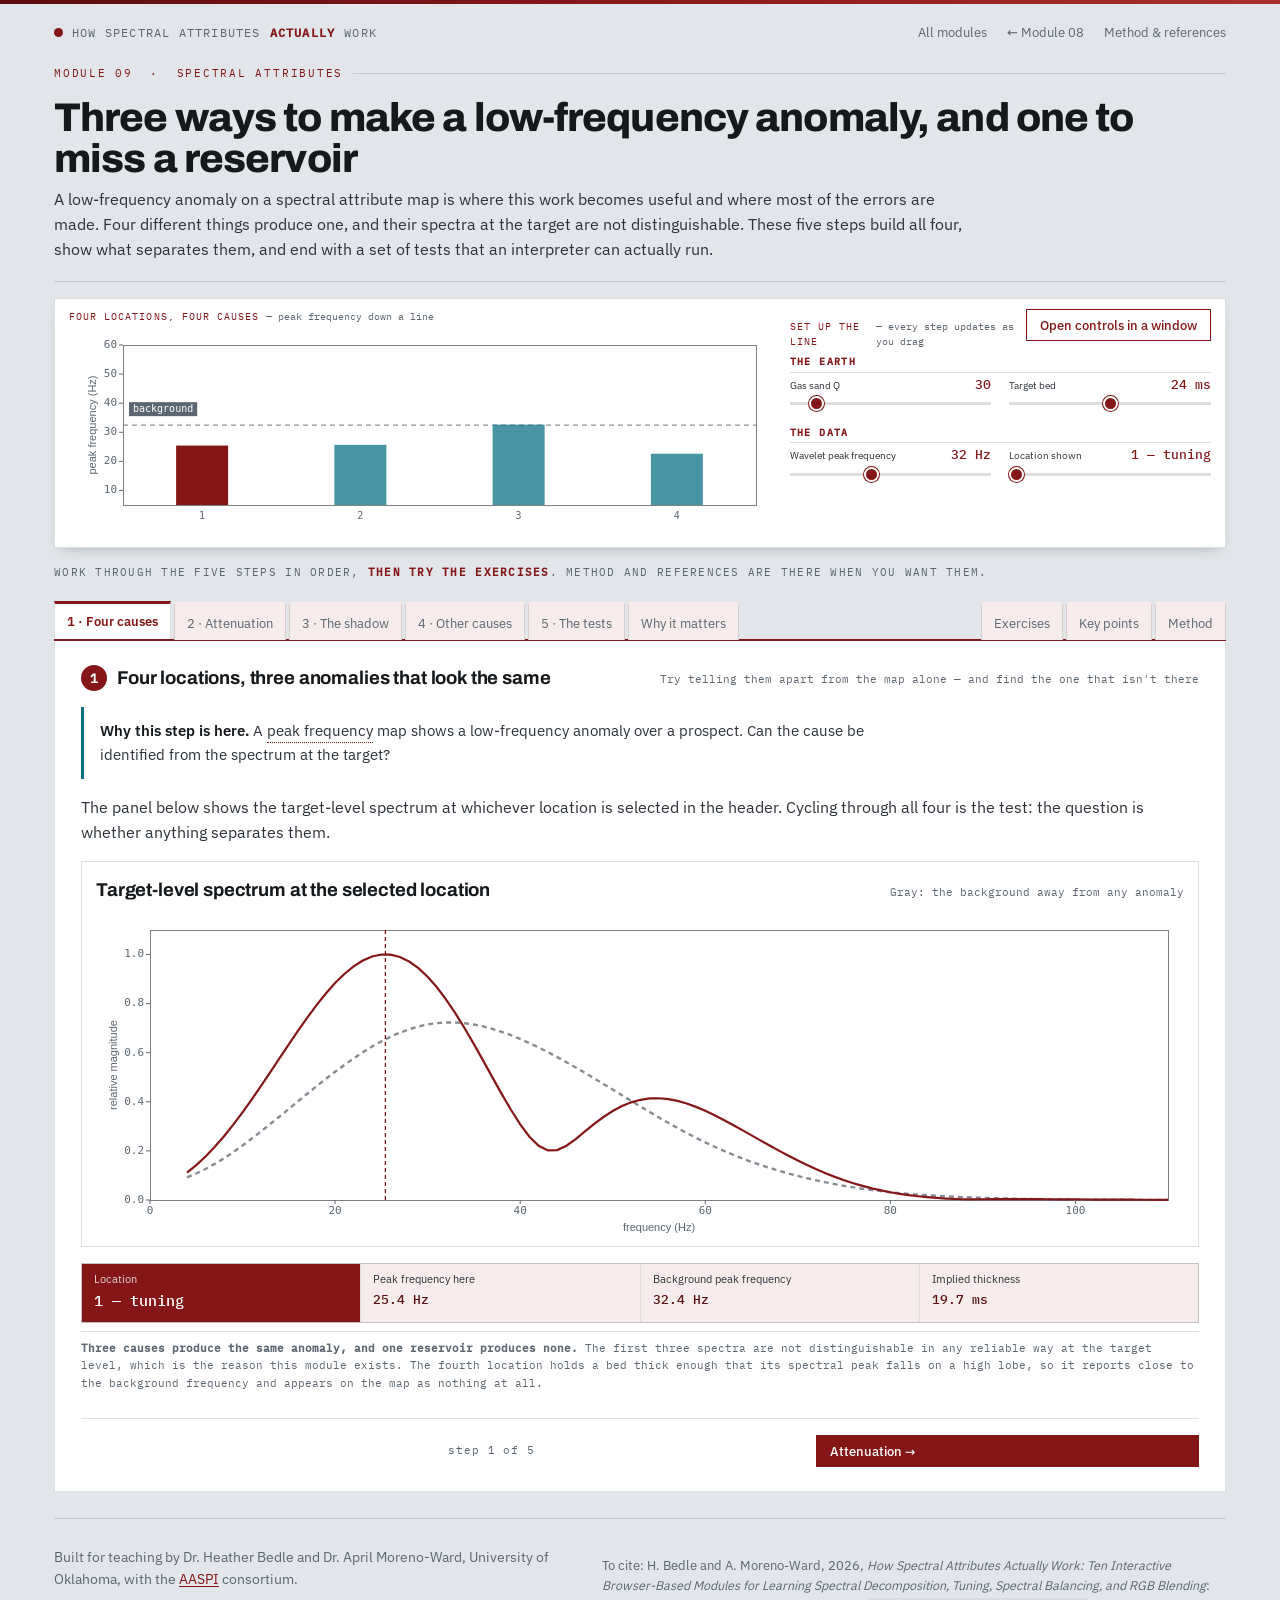
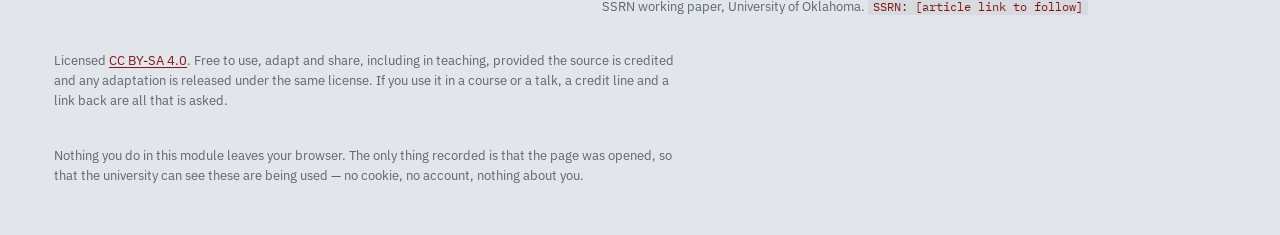
<file: modules/shadows.html>
<!DOCTYPE html>
<html lang="en">
<head>
<meta charset="utf-8">
<meta name="viewport" content="width=device-width, initial-scale=1">
<title>Three ways to make a low-frequency anomaly, and one to miss a reservoir | How Spectral Attributes Actually Work</title>
<meta name="description" content="Four different causes of a low-frequency anomaly — tuning, attenuation, a higher tuning lobe and processing — shown side by side on the same display, with the diagnostics that separate them.">
<link rel="stylesheet" href="../assets/fonts.css">
<link rel="stylesheet" href="../assets/style.css">
</head>
<body>

<div class="wrap">
  <header class="masthead">
    <a class="brand" href="../index.html"><span class="dot"></span>How spectral attributes <b>actually</b> work</a>
    <nav>
      <a href="../index.html">All modules</a>
      <a href="methods.html">← Module 08</a>
      <a href="#notes">Method &amp; references</a>
    </nav>
  </header>

  <div class="mod-head">
    <p class="eyebrow">Module 09 &nbsp;·&nbsp; Spectral attributes</p>
    <h1>Three ways to make a low-frequency anomaly, and one to miss a reservoir</h1>
    <p class="sub">A low-frequency anomaly on a spectral attribute map is where this work becomes useful and where most of the errors are made. Four different things produce one, and their spectra at the target are not distinguishable. These five steps build all four, show what separates them, and end with a set of tests that an interpreter can actually run.</p>
  </div>

  <div class="labhead">
    <div class="labgrid">
      <div>
        <p class="cap">Four locations, four causes <span>&mdash; peak frequency down a line</span></p>
        <canvas id="cHead" aria-label="Peak frequency along a line containing four different anomalies"></canvas>
      </div>
      <div>
        <p class="cap">Set up the line <span>&mdash; every step updates as you drag</span></p>
        <div class="controls" id="winControls">
          <div class="ctl-col">
            <h2>The earth</h2>
            <div class="ctl">
              <label for="q">Gas sand Q <span class="val" id="qV">30</span></label>
              <input type="range" data-key="q" id="q" min="10" max="200" step="5" value="30">
            </div>
            <div class="ctl">
              <label for="bed">Target bed <span class="val" id="bedV">24 ms</span></label>
              <input type="range" data-key="bed" id="bed" min="8" max="40" step="2" value="24">
            </div>
          </div>
          <div class="ctl-col">
            <h2>The data</h2>
            <div class="ctl">
              <label for="fd">Wavelet peak frequency <span class="val" id="fdV">32 Hz</span></label>
              <input type="range" data-key="fd" id="fd" min="20" max="50" step="2" value="32">
            </div>
            <div class="ctl">
              <label for="ix">Location shown <span class="val" id="ixV">1 — tuning</span></label>
              <input type="range" data-key="ix" id="ix" min="0" max="3" step="1" value="0">
            </div>
          </div>
        </div>
      </div>
    </div>
  </div>

  <p class="tabhint">Work through the five steps in order, <b>then try the exercises</b>.
    Method and references are there when you want them.</p>
  <nav class="tabs" id="tabs" role="tablist" aria-label="Module steps">
    <button role="tab" data-tab="p1" aria-selected="false">1 · Four causes</button>
    <button role="tab" data-tab="p2" aria-selected="false">2 · Attenuation</button>
    <button role="tab" data-tab="p3" aria-selected="false">3 · The shadow</button>
    <button role="tab" data-tab="p4" aria-selected="false">4 · Other causes</button>
    <button role="tab" data-tab="p5" aria-selected="false">5 · The tests</button>
    <button role="tab" data-tab="pw" aria-selected="false">Why it matters</button>
    <span class="gap"></span>
    <button role="tab" data-tab="pe" aria-selected="false">Exercises</button>
    <button role="tab" data-tab="pk" aria-selected="false">Key points</button>
    <button role="tab" data-tab="pm" aria-selected="false">Method</button>
  </nav>

  <!-- =============================== STEP 1 =============================== -->
  <section class="tabpane" id="p1" role="tabpanel" hidden>
    <div class="plot-head" style="margin-bottom:14px">
      <h3><span class="stepno">1</span>Four locations, three anomalies that look the same</h3>
      <span class="hint">Try telling them apart from the map alone &mdash; and find the one that isn't there</span>
    </div>
    <p class="qbox"><b>Why this step is here.</b> A peak frequency map shows a low-frequency anomaly over a prospect. Can the cause be identified from the spectrum at the target?</p>
    <p class="lede">The panel below shows the target-level spectrum at whichever location is selected in the header. Cycling through all four is the test: the question is whether anything separates them.</p>

    <div class="plot">
      <div class="plot-head">
        <h3>Target-level spectrum at the selected location</h3>
        <span class="hint">Gray: the background away from any anomaly</span>
      </div>
      <canvas id="c1" aria-label="Spectrum at the selected anomaly, against the background spectrum"></canvas>
    </div>
    <div class="stats">
      <div class="stat key"><span>Location</span><b id="s1loc">—</b></div>
      <div class="stat"><span>Peak frequency here</span><b id="s1pf">—</b></div>
      <div class="stat"><span>Background peak frequency</span><b id="s1bg">—</b></div>
      <div class="stat"><span>Implied thickness</span><b id="s1th">—</b></div>
    </div>
    <div class="legend prose">
      <span><b>Three causes produce the same anomaly, and one reservoir produces none.</b> The first three spectra are not distinguishable in any reliable way at the target level, which is the reason this module exists. The fourth location holds a bed thick enough that its spectral peak falls on a high lobe, so it reports close to the background frequency and appears on the map as nothing at all.</span>
    </div>
  </section>

  <!-- =============================== STEP 2 =============================== -->
  <section class="tabpane" id="p2" role="tabpanel" hidden>
    <div class="plot-head" style="margin-bottom:14px">
      <h3><span class="stepno">2</span>What attenuation does to a wavelet</h3>
      <span class="hint">A wavelet, propagated through absorbing rock</span>
    </div>
    <p class="qbox"><b>Why this step is here.</b> Absorbing rock is said to lower the frequency of what passes through it. By how much, and does it look like a thin bed?</p>
    <p class="lede">The quantity that describes how lossy a rock is is <b>Q</b>, the quality factor.
      High Q means low loss: a stiff, well-cemented, low-porosity rock might reach several hundred.
      Unconsolidated sands and shales, and rocks with mobile pore fluid, run much lower. Low Q over gas
      is widely reported, but the mechanism and the size of the effect are still argued over, so treat a
      low-Q zone as evidence worth following rather than as a fluid indicator on its own.</p>
    <p class="lede">The amplitude at frequency <i>f</i>, after travelling for time <i>t</i>, is
      multiplied by exp(&minus;π<i>ft</i>/<i>Q</i>). Because that factor depends on <i>f</i>, it changes
      the shape of the spectrum as well as its size, and the shape change is what moves the peak down.</p>
    <p class="lede">Below is a wavelet before and after propagation, with its spectrum. Lowering Q shows what a thickness estimate would make of the result.</p>

    <div class="sec-row">
      <div class="panel-col">
        <p class="sublabel"><b>The wavelet</b> <span class="note">before and after</span></p>
        <canvas id="c2a" aria-label="A wavelet before and after constant-Q attenuation"></canvas>
      </div>
      <div class="panel-col">
        <p class="sublabel"><b>Its spectrum</b> <span class="note">the peak moves down</span></p>
        <canvas id="c2b" aria-label="Spectrum of the wavelet before and after attenuation"></canvas>
      </div>
    </div>
    <div class="stats">
      <div class="stat key"><span>Peak frequency before</span><b id="s2b4">—</b></div>
      <div class="stat"><span>Peak frequency after</span><b id="s2af">—</b></div>
      <div class="stat"><span>Amplitude loss at 60 Hz</span><b id="s2loss">—</b></div>
      <div class="stat"><span>False thickness this implies</span><b id="s2th">—</b></div>
    </div>
    <div class="legend prose">
      <span><b>Attenuation produces exactly the signature a thin bed produces.</b> A 32.2 Hz wavelet
      propagated through 600 ms of rock comes back at 29.9 Hz for Q = 200, at 26.8 Hz for Q = 80, at
      20.2 Hz for Q = 30 and at 11.1 Hz for Q = 10. Fed through 1/(2<i>f</i>), those become thicknesses
      too large by 1.2, 3.1, 9.2 and 29.4 ms, with no bed involved anywhere. At Q = 30 the loss at 60 Hz
      is 98% — the high frequencies have not been cancelled by interference, they have been absorbed, and
      nothing about the spectrum at the target says which of the two happened.</span>
    </div>
  </section>

  <!-- =============================== STEP 3 =============================== -->
  <section class="tabpane" id="p3" role="tabpanel" hidden>
    <div class="plot-head" style="margin-bottom:14px">
      <h3><span class="stepno">3</span>The low-frequency shadow</h3>
      <span class="hint">The clue is below the reservoir, not at it</span>
    </div>
    <p class="qbox"><b>Why this step is here.</b> If the spectra at the target are identical, what else is different?</p>
    <p class="lede">Two effects stack here and are worth separating. Passing down through the gas sand and back up through it removes high frequencies twice, which is a fixed penalty applied to everything below. On top of that, the section beneath the sand is itself low-Q in this model, so the loss keeps building with depth. The first produces the step at the reservoir, the second the downward trend below it. Both are present on real data, and the trend is usually the larger.</p>
    <p class="lede">The section below is what this looks like on seismic. A gas sand sits at 150 ms,
      covering part of the line, with identical stratigraphy everywhere else. The traces that pass
      through the sand carry the loss; the traces either side of it do not. Widening or narrowing the
      body moves the edges of the shadow with it.</p>

    <p class="lede"><b>Why the shadow is the useful observation and the anomaly is not.</b> The spectrum
      at the target is the same for all four causes, so nothing measured there separates them. The
      shadow is a statement about the interval the wave passed through, and only one of the four causes
      involves passing through anything absorbing. It is also evidence about geometry: the shadow is as
      wide as the body above it, so its edges mark the lateral extent of whatever absorbed, and that
      outline can be compared with the outline mapped from amplitude. Where the two agree, the same body
      produced both. Where the shadow is wider than the amplitude anomaly, the amplitude has been
      limited by tuning rather than by the extent of the body.</p>
    <div class="controls" style="margin-bottom:14px">
      <div class="ctl-col">
        <div class="ctl">
          <label for="ext">Width of the gas sand <span class="val" id="extV">40% of the line</span></label>
          <input type="range" data-key="ext" id="ext" min="0" max="90" step="5" value="40">
        </div>
      </div>
      <div class="ctl-col">
        <div class="ctl">
          <label for="noise">Noise <span class="val" id="noiseV">none</span></label>
          <input type="range" data-key="noise" id="noise" min="0" max="40" step="2" value="0">
        </div>
      </div>
    </div>
    <div class="plot">
      <div class="plot-head">
        <h3>The shadow on a seismic section</h3>
        <span class="hint">Teal: the edges of the gas sand. Dashed: the target level</span>
      </div>
      <canvas id="c3s" aria-label="A seismic section with a gas sand and the low-frequency shadow beneath it"></canvas>
    </div>
    <div class="stats">
      <div class="stat key"><span>Peak frequency, off the body</span><b id="s3off">—</b></div>
      <div class="stat"><span>Peak frequency, under the body</span><b id="s3on">—</b></div>
      <div class="stat"><span>Shadow strength</span><b id="s3drop">—</b></div>
      <div class="stat"><span>Survives the noise?</span><b id="s3snr">—</b></div>
    </div>
    <div class="legend prose">
      <span><b>The shadow has the same edges as the body that caused it.</b> On clean data at Q = 30 the
      measurement level reads about 35 Hz off the body and 11.8 Hz under it, a drop of 23.5 Hz, which is
      5.7 times the trace-to-trace scatter of the measurement made off the body. Comparing against that
      scatter is the test, rather than against a fixed number of hertz. Taking the body to zero width
      removes the shadow, which is the control worth running.</span>
    </div>
    <div class="legend prose">
      <span><b>Noise takes the shadow zone before it takes the rest of the section.</b> Raising the noise
      to 10% does not weaken the shadow; it reverses it. The measurement under the body reads about
      12 Hz <em>higher</em> than off it. A shadow zone is dim by definition — the energy that made it
      low-frequency is energy it lost — so noise dominates there while the brighter section either side
      is still readable, and the peak frequency of noise is not low. On a real section this appears as a
      low-frequency anomaly that vanishes or inverts when the data are reprocessed with a different
      noise attenuation, and that behavior is itself the diagnostic.</span>
    </div>

    <p class="lede" style="margin-top:22px">The same information as a measurement. Peak frequency
      against time down the trace, at the attenuating location and at the tuning location.</p>

    <div class="plot">
      <div class="plot-head">
        <h3>Peak frequency against depth, at two locations</h3>
        <span class="hint">Crimson: through the gas sand. Teal: at the tuned bed</span>
      </div>
      <canvas id="c3" aria-label="Peak frequency against time beneath an attenuating body and a tuned bed"></canvas>
    </div>
    <div class="stats">
      <div class="stat key"><span>Above the target</span><b id="s3ab">—</b></div>
      <div class="stat"><span>At the target</span><b id="s3at">—</b></div>
      <div class="stat"><span>200 ms below</span><b id="s3bel">—</b></div>
      <div class="stat"><span>Recovery below the tuned bed</span><b id="s3rec">—</b></div>
    </div>
    <div class="legend prose">
      <span><b>Below the gas sand the frequency stays down; below the tuned bed it comes back.</b> At
      Q = 30 the line reads 28.3 Hz above the absorbing body, 25.8 Hz at the target, and
      <b>26.0 Hz two hundred milliseconds below it</b> — still well under the 28.3 Hz measured above.
      Take Q to 15 and the reading two hundred milliseconds below collapses to 5.0 Hz, while the value
      above the body barely moves at 27.7 Hz. Beneath the tuned bed the frequency recovers by 4.1 Hz, back toward the background.
      This is the low-frequency shadow: a shadow cast downward by something the energy passed through.
      It has two uses. A shadow is evidence about the body <em>above</em> it, so an anomaly with a
      shadow beneath it indicates that something absorbed. And an anomaly with no shadow beneath it
      cannot be attenuation, which removes one of the four causes from one further look at data that is
      already available.</span>
    </div>
  </section>

  <!-- =============================== STEP 4 =============================== -->
  <section class="tabpane" id="p4" role="tabpanel" hidden>
    <div class="plot-head" style="margin-bottom:14px">
      <h3><span class="stepno">4</span>Tuning lobes and the wavelet</h3>
      <span class="hint">A thicker bed, and a processing choice</span>
    </div>
    <p class="qbox"><b>Why this step is here.</b> Two more causes produce the same anomaly and are less often named. What are they?</p>
    <p class="lede">The panels show both. On the left, bed thickness is plotted against the peak frequency it produces, so a vertical line at one frequency shows every thickness that could have caused it. On the right, identical geology under two different wavelets. Frequency runs left to right on both, as it does on every spectrum in the set.</p>

    <p class="lede"><b>What the left panel means for a prospect.</b> One peak frequency is produced by
      more than one thickness, because the interference peaks repeat at 1/(2<i>T</i>), 3/(2<i>T</i>),
      5/(2<i>T</i>) and so on. A low peak frequency read as a thick gas-charged sand is equally
      consistent with a much thinner bed sitting on a higher lobe. Stratigraphic context is what settles
      it: a channel form of known scale, a well tie a few kilometers away, or the thickness the
      depositional system is capable of producing. The seismic alone does not.</p>

    <p class="lede">The right panel carries a different warning. Identical rock under two wavelets
      produces two spectra, so a spectral anomaly present in a reprocessed volume and absent in the
      original is a statement about the processing sequence. This is the cause most often missed,
      because a reprocessing is usually undertaken to improve something and the improvement is what gets
      examined, rather than the attributes computed afterward.</p>

    <div class="sec-row">
      <div class="panel-col">
        <p class="sublabel"><b>One bed, two lobes</b> <span class="note">thickness against peak frequency</span></p>
        <canvas id="c4a" aria-label="Peak frequency against bed thickness showing multiple tuning lobes"></canvas>
      </div>
      <div class="panel-col">
        <p class="sublabel"><b>One bed, two wavelets</b> <span class="note">the same rock, processed twice</span></p>
        <canvas id="c4b" aria-label="Spectra of the same bed under two different wavelets"></canvas>
      </div>
    </div>
    <div class="stats">
      <div class="stat key"><span>Bed thickness</span><b id="s4t">—</b></div>
      <div class="stat"><span>First lobe</span><b id="s4l1">—</b></div>
      <div class="stat"><span>Other beds giving the same peak</span><b id="s4l3">—</b></div>
      <div class="stat"><span>Same bed, 24 vs 44 Hz wavelet</span><b id="s4w">—</b></div>
    </div>
    <div class="legend prose">
      <span><b>Both are ambiguities rather than errors.</b> A bed tunes at 1/(2T), again at 3/(2T) and again at 5/(2T), so as it thickens the measured peak follows 1/(2T) down until the next lobe carries more energy and the reading jumps. Which lobe is measured depends on the wavelet, so the same bed under two different sources reports two different frequencies. Neither measurement is wrong; the map simply does not record which lobe it read.</span>
    </div>
  </section>

  <!-- =============================== STEP 5 =============================== -->
  <section class="tabpane" id="p5" role="tabpanel" hidden>
    <div class="plot-head" style="margin-bottom:14px">
      <h3><span class="stepno">5</span>Four tests that separate the causes</h3>
      <span class="hint">Four tests, run on all four anomalies</span>
    </div>
    <p class="qbox"><b>Why this step is here.</b> If no single spectrum identifies the cause, what does?</p>
    <ul class="lede" style="padding-left:20px">
      <li><b>Is there a shadow?</b> Compare the peak frequency well below the target with the background.
        Only attenuation casts one.</li>
      <li><b>Does the magnitude drop too?</b> Attenuation removes energy; tuning redistributes it.</li>
      <li><b>Does it move when the wavelet changes?</b> A processing artifact tracks the wavelet; geology
        does not.</li>
      <li><b>Is the notch spacing consistent?</b> A genuine thin bed has notches at 1/T, 2/T, 3/T; a bed
        on a higher lobe has them closer together than its peak suggests.</li>
    </ul>

    <p class="lede">None of the four is a spectral measurement at the target, and that is the point of
      the module. Three of them ask what is above, below or beside the anomaly, and the fourth asks what
      happens when the processing changes. A cause is established by the pattern across the four rather
      than by any one, which is the same standard applied to a direct hydrocarbon indicator: how many
      independent observations agree, not how strong the strongest one is.</p>

    <p class="lede">The failure this guards against is specific. Four causes produce the same anomaly,
      three of them are ordinary and one is a reservoir, so an anomaly taken at face value is one
      candidate out of four rather than a finding. The four tests run on data that are already on disk,
      and the outcome is either a shorter list of causes or an anomaly that has survived all four, which
      is a different thing from an anomaly that was never questioned.</p>

    <div class="plot">
      <div class="plot-head">
        <h3>The four tests at the four locations</h3>
        <span class="hint">Each bar is one test, at one location</span>
      </div>
      <canvas id="c5" aria-label="Four diagnostic tests evaluated at four anomaly locations"></canvas>
    </div>
    <div class="stats">
      <div class="stat key"><span>Shadow below</span><b id="s5sh">—</b></div>
      <div class="stat"><span>Changed above the body</span><b id="s5notch">—</b></div>
      <div class="stat"><span>Magnitude change</span><b id="s5mag">—</b></div>
      <div class="stat"><span>Moves with the wavelet</span><b id="s5wav">—</b></div>
    </div>
    <div class="legend prose">
      <span><b>The four tests together separate all four causes, and no single test does.</b> Attenuation changes the frequency 3.2 Hz below the target and the others do not, which is the shadow test. Tuning drops the magnitude with the frequency and attenuation does not. The lobe ambiguity moves when the wavelet changes and nothing else does. A processing difference shows a notch spacing inconsistent with any bed thickness. Running one test identifies nothing; running four leaves one cause standing.</span>
    </div>
  </section>

  <!-- ============================ WHY IT MATTERS =========================== -->
  <section class="tabpane" id="pw" role="tabpanel" hidden>
    <div class="plot-head" style="margin-bottom:14px">
      <h3>Why it matters</h3>
      <span class="hint">Before the anomaly goes on a slide</span>
    </div>
    <p class="lede">The low-frequency shadow has been used as a direct hydrocarbon indicator, published as one, and also shown to arise from several causes that have nothing to do with fluid. Both accounts are in the literature and neither settles it.</p>
    <ul class="lede" style="padding-left:20px">
      <li><b>Before calling an anomaly a reservoir.</b> Four causes and four tests, all of which run on data already in hand.</li>
      <li><b>When a thickness map has a bullseye in it.</b> A local thickening on a spectral thickness map
        is often a local attenuation, and the shadow test distinguishes them.</li>
      <li><b>When two surveys disagree.</b> Frequency differences across a survey boundary are processing
        until shown otherwise, and the boundary shape usually settles it.</li>
      <li><b>When a bed is thicker than assumed.</b> The lobe ambiguity means a thickness estimate has
        more than one answer, and the band decides whether they can be told apart.</li>
      <li><b>Reading the literature.</b> Shadows are reported both as reliable indicators and as
        artifacts, and papers that state which tests were run are the ones to trust.</li>
    </ul>
    <p class="lede"><b>The mistakes that carry the most consequence.</b> The most consequential is treating a low-frequency anomaly as a fluid indicator without checking whether it has a shadow beneath it, since the shadow is what distinguishes attenuation from tuning. The second is assuming the cause lies at the anomaly. Attenuation is cumulative, so the absorbing body can be far shallower than the level where the anomaly appears.</p>
    <div class="legend prose">
      <span>The AASPI documentation supplied with this module set contains no Q estimation program. This module therefore teaches what attenuation looks like and how to test for it, rather than how to measure Q. The tests in step 5 are ones an interpreter can run with the volumes they already have.</span>
    </div>
  </section>

  <!-- ============================== EXERCISES ============================= -->
  <section class="tabpane" id="pe" role="tabpanel" hidden>
    <div class="tryit" style="max-width:none">
      <h3>Exercises</h3>
      <ol>
        <li><b>Try to identify the cause from the target alone.</b>
          <em class="point">Why: this is the test that fails, and knowing it fails is what the rest of the module rests on.</em>
           In step 1, cycle through the four
          locations and compare the spectra.
          <em class="predict">Before cycling through them: the four spectra below have four different geological causes. How many should be distinguishable?</em>
          <details class="reveal"><summary>Hint</summary><span class="ans">Three of them look like a
            spectrum with its peak pulled down — 25.4, 25.7 and 22.6 Hz against a background of 32.4 —
            similar enough that a peak frequency map would contour them into one family of anomalies. The
            fourth reads 32.6 Hz, indistinguishable from the background, and it holds a 72 ms bed. A map
            of this line would show three anomalies and miss the largest body on it. Start from that position
            before reaching for the diagnostics: what separates these four causes is not in the picture
            that drew attention to them in the first place.</span></details></li>
        <li><b>Turn a gas sand into a thickness error.</b>
          <em class="point">Why: attenuation produces the same spectral signature as a thin bed, so a thickness map inherits it.</em>
           In step 2, take Q from 200 down to 10 and read
          the false thickness.
          <details class="reveal"><summary>Hint</summary><span class="ans">The peak falls from 29.9 Hz at
            Q = 200 to 26.8 at Q = 80, 20.2 at Q = 30 and 11.1 at Q = 10, and the thickness inferred from
            it is too large by 1.2, 3.1, 9.2 and 29.4 ms respectively, with no bed involved anywhere. The
            reason this matters more than it first appears is that attenuation increases with travel time,
            so on a real survey the effect is a systematic deepening trend on any thickness map made
            without correcting for it — not scatter, and not something more traces will
            average away.</span></details></li>
        <li><b>Find the shadow.</b>
          <em class="point">Why: the shadow beneath the anomaly is what separates attenuation from tuning, and it is the one test most often skipped.</em>
           In step 3, compare the frequency 200 ms below the target at the two
          locations.
          <details class="reveal"><summary>Hint</summary><span class="ans">At Q = 30 the line reads
            28.3 Hz above the body, 25.8 at the target and 26.0 two hundred milliseconds below, against
            28.3 above; at Q = 15 that figure below falls to 5.0 Hz while the one above holds at 27.7. Two things put it there. The wave crossed the gas sand
            twice, down and back up, which removes high frequencies once and for all. And the section
            below the sand is low-Q as well in this model, so the loss keeps building the deeper the
            reflection came from. Beneath the tuned bed the frequency recovers by 4.1 Hz toward the
            background, because a tuned bed changes its own reflection and nothing else. This one
            comparison rules attenuation in or out, it uses data already in hand, and it takes about a
            minute.</span></details></li>
        <li><b>Meet the lobe ambiguity.</b>
          <em class="point">Why: the same bed under two wavelets reports two frequencies, and the map does not record which lobe it read.</em>
           In step 4, read the thickness that would mimic the bed on its
          third lobe.
          <details class="reveal"><summary>Hint</summary><span class="ans">The measured peak does not
            keep falling as the bed thickens. It follows 1/(2T) down for a while and then jumps back up
            onto a higher lobe, because the wavelet has stopped illuminating the low one — a 24 ms bed
            reads 20.8 Hz and a 72 ms bed reads 32.6 Hz. So the thickness inverted from a peak frequency
            has more than one answer, and on a thick bed it returns the wrong one without any sign of
            trouble. What would separate them is notch spacing, since the notches sit at 1/T regardless of
            which lobe carries the peak — but that check needs bandwidth the data here does not have,
            which is why it is often unavailable exactly where it would help.</span></details></li>
        <li><b>Run the whole panel.</b>
          <em class="point">Why: no single test identifies a cause; four together leave one standing.</em>
           In step 5, look at which tests fire at which locations.
          <details class="reveal"><summary>Hint</summary><span class="ans">Attenuation shows 3.2 Hz of
            shadow below and 0.1 Hz above, with 59% of the magnitude gone. Processing shows a very
            similar 3.6 Hz below, but 28.3 Hz above — a different wavelet is different at every depth.
            The two shadows are nearly equal, so the shadow alone decides nothing; the reading above the
            body is what tells them apart. The thick bed fires neither depth test but shifts 10.0 Hz
            when the wavelet moves, because the wavelet decides which lobe gets measured. Tuning gives
            0.0, 0.0 and 1.4 Hz, so it is diagnosed by exclusion rather than by evidence. Say so when the
            conclusion is written down: "the other three were ruled out" is a weaker claim than "this is
            a tuned bed," and it is the one the data supports.</span></details></li>
      </ol>
    </div>
  </section>

  <!-- ============================= KEY POINTS ============================= -->
  <section class="tabpane" id="pk" role="tabpanel" hidden>
    <div class="takeaway">
      <h3>Key points</h3>
      <ul>
        <li><b>Three different things produce the same low-frequency anomaly:</b> a bed at tuning,
          attenuation above the target, and a processing difference. None can be identified from the
          target spectrum alone.</li>
        <li><b>A bed can also be too thick to see at all.</b> When the first tuning lobe falls below the
          recorded band the peak lands on a higher lobe, so a 72 ms bed reads at the background frequency
          and a peak frequency map shows nothing where the largest reservoir is.</li>
        <li><b>Attenuation reshapes the spectrum as well as weakening it,</b> losing amplitude as
          exp(&minus;π<i>ft</i>/<i>Q</i>) so that the peak moves down and a thickness inferred from it
          comes out too large.</li>
        <li><b>The shadow is the diagnostic.</b> Attenuation affects everything recorded beneath the
          absorbing body; tuning affects only its own reflection. Comparing frequency well below the
          target rules attenuation in or out.</li>
        <li><b>Attenuation is cumulative, so the cause may be far shallower</b> than the anomaly, and its
          effect on a thickness map is a depth trend rather than scatter.</li>
        <li><b>The wavelet decides which tuning lobe is measured,</b> so a thickness inverted from a
          peak frequency has more than one answer and returns the wrong one on thick beds without
          warning.</li>
        <li><b>An anomaly whose boundary follows a survey edge is processing,</b> and that is the most direct of the four to check.</li>
      </ul>
    </div>
    <div class="takeaway" style="margin-top:18px">
      <h3>Words introduced here</h3>
      <dl class="terms">
        <dt>low-frequency shadow</dt>
        <dd>A zone of reduced peak frequency beneath a body, produced by absorption on the way down and
          back. The diagnostic that separates attenuation from tuning.</dd>
        <dt>Q, the quality factor</dt>
        <dd>How lossy a rock is. High Q means low loss. Amplitude at frequency <i>f</i> after travelling
          for time <i>t</i> is multiplied by exp(&minus;π<i>ft</i>/Q).</dd>
        <dt>attenuation, or absorption</dt>
        <dd>The loss itself. It removes high frequencies faster than low ones, so it changes the shape of
          the spectrum as well as its size.</dd>
        <dt>cumulative</dt>
        <dd>Absorption accumulates with travel time, so the effect grows with depth below the body and
          the cause can be far shallower than the anomaly.</dd>
        <dt>tuning lobe</dt>
        <dd>A bed produces spectral maxima at 1/(2T), 3/(2T), 5/(2T) and so on. Which one carries the
          most energy depends on the wavelet.</dd>
        <dt>lobe ambiguity</dt>
        <dd>The same bed measured under two different wavelets reporting two different peak frequencies,
          because a different lobe dominated.</dd>
        <dt>direct hydrocarbon indicator</dt>
        <dd>An observation taken as evidence of hydrocarbons. The low-frequency shadow has been published
          both as one and as an artifact of several other causes.</dd>
      </dl>
    </div>

  </section>

  <!-- =============================== METHOD =============================== -->
  <section class="tabpane" id="pm" role="tabpanel" hidden>
    <div class="plot-head" style="margin-bottom:14px">
      <h3 id="notes">Method</h3>
      <span class="hint">What is computed, and what is left out</span>
    </div>
    <p class="lede"><b>Attenuation</b> is applied as a constant-Q filter in the frequency domain:
      amplitude multiplied by exp(&minus;π<i>ft</i>/<i>Q</i>), together with the velocity dispersion that
      must accompany it, referenced to 50 Hz. Dispersion means the higher frequencies travel slightly
      faster and so arrive slightly early; the effect is small at these values of Q and is included for
      correctness rather than because the module depends on it. The amplitude loss was checked against
      the closed form at 20, 40 and 60 Hz, and the direction of the dispersion against the exact power
      law, before this module was built.</p>
    <p class="lede"><b>How the absorbing location is built.</b> Everything below 150 ms at that
      location is given the chosen Q, and the loss applied to each reflection uses the two-way time
      accumulated between 150 ms and that reflection. So the shadow has two parts: a step at the
      absorbing body, from crossing it twice, and a downward trend below it, because the rock beneath is
      lossy too. A model in which only a thin gas sand absorbed would give the step and no trend. Real
      sections show both, and the trend is normally larger, which is why the module is built this way.</p>
    <p class="lede"><b>The four locations</b> are separate synthetic traces rather than positions in a
      lateral model, built with the same background wavelet: a bed at the chosen thickness, the same
      background beneath an absorbing layer, a bed three times thicker, and the background under a
      different wavelet. Building them separately keeps each cause isolated, which a real line would not
      do.</p>
        <p class="lede"><b>A convention used throughout this set.</b> A tuned bed produces maxima in its
      spectrum at 1/(2<i>T</i>), 3/(2<i>T</i>), 5/(2<i>T</i>) and so on, all of similar height once the
      wavelet has been divided out. Taking the tallest of them makes a thickness estimate jump between
      lobes as the bed changes. Every module here that picks a peak frequency therefore takes the
      lowest-frequency maximum that reaches 70% of the tallest, which is the one that inverts to the
      correct thickness. Production software achieves the same thing by asking for a frequency search
      range.</p>
    <p class="lede"><b>The diagnostics in step 5</b> are computed, not asserted. Shadow strength is
      the difference in peak frequency 200 ms below the target between that location and the background.
      Magnitude change is the ratio of peak magnitude at the target to the background's. The wavelet test
      recomputes each location with the wavelet peak moved by 10 Hz and reports how far the anomaly's peak
      frequency moved. The notch test finds the lowest genuine notch and compares 1/(notch frequency) with
      the thickness implied by the peak.</p>
    <p class="lede"><b>Simplifications, stated plainly.</b> There is no Q estimation here and none in the
      AASPI documentation this set was built against, so the module teaches recognition rather than
      measurement. Q is constant with frequency, which is the usual assumption and is known to be
      imperfect. The model has no multiples, no mode conversion, no anisotropy and no transmission losses
      other than the absorption itself, all of which change spectra in real data. And the four causes are
      shown one at a time, where a real anomaly will often have two or three of them at once — which makes
      the diagnostics weaker in practice than they look here.</p>
    <p class="lede"><b>Where this departs from production software.</b> Nothing in this module corresponds
      to an AASPI program. Spectral kurtosis and skewness are sometimes used to estimate Q between two
      picked horizons, and narrow-band wavelets have been used for the same purpose, but neither is a
      program in the documentation supplied and neither is implemented here.</p>
    <details class="reveal">
      <summary>References</summary>
      <ul class="lede" style="padding-left:20px">
        <li>Kjartansson, E., 1979, Constant Q wave propagation and attenuation: <em>Journal of Geophysical
          Research</em>, <b>84</b>, 4737&ndash;4748.</li>
        <li>Ebrom, D., 2004, The low-frequency gas shadow on seismic sections: <em>The Leading Edge</em>,
          <b>23</b>, 772.</li>
        <li>Castagna, J. P., S. Sun, and R. W. Siegfried, 2003, Instantaneous spectral analysis: detection
          of low-frequency shadows associated with hydrocarbons: <em>The Leading Edge</em>, <b>22</b>,
          120&ndash;127.</li>
        <li>Matheney, M. P., and R. L. Nowack, 1995, Seismic attenuation values obtained from
          instantaneous-frequency matching and spectral ratios: <em>Geophysical Journal International</em>,
          <b>123</b>, 1&ndash;15.</li>
        <li>Singleton, S., M. T. Taner, and S. Treitel, 2006, Q estimation using Gabor-Morlet joint
          time-frequency analysis techniques: <em>SEG Technical Program Expanded Abstracts</em>,
          1610&ndash;1614.</li>
      </ul>
    </details>
  </section>

  <section class="nextup" id="nextup" hidden>
    <p class="eyebrow">That is the set</p>
    <h3>Ten modules, from why to watch out</h3>
    <p>Starting at module 00, the set runs from a channel that looks different at every frequency,
      through what a spectrum is and how it is measured, to reading a thickness out of one and knowing the
      several ways it can mislead. The landing page lists the AASPI programs this set does not cover,
      for anyone going further.</p>
    <a class="btn ghost" href="../index.html">All modules</a>
  </section>

  <div class="pager" id="pager" hidden>
    <a class="btn ghost" href="methods.html">← Module 08: why there is more than one program</a>
    <a class="btn ghost" href="../index.html">All modules</a>
  </div>

  <footer>
    <div class="foot-grid">
      <p>Built for teaching by Dr. Heather Bedle and Dr. April Moreno-Ward, University of Oklahoma, with
        the <a href="https://www.ou.edu/mcee/labs/aaspi">AASPI</a> consortium.</p>
      <p class="lic">To cite: H. Bedle and A. Moreno-Ward, 2026, <i>How Spectral Attributes Actually
        Work: Ten Interactive Browser-Based Modules for Learning Spectral Decomposition, Tuning, Spectral Balancing, and RGB Blending</i>: SSRN working paper, University of Oklahoma.
        <span class="k">SSRN: [article link to follow]</span></p>
      <p class="lic">Licensed <a href="https://creativecommons.org/licenses/by-sa/4.0/">CC BY-SA 4.0</a>.
        Free to use, adapt and share, including in teaching, provided the source is credited and any
        adaptation is released under the same license. If you use it in a course or a talk, a credit line
        and a link back are all that is asked.</p>
      <p class="lic">Nothing you do in this module leaves your browser. The only thing recorded is that
        the page was opened, so that the university can see these are being used &mdash; no cookie, no
        account, nothing about you.</p>
    </div>
  </footer>
</div>

<script src="../assets/count.js"></script>
<script src="../assets/popout.js"></script>
<script src="../assets/panelout.js"></script>
<script src="../assets/glossary.js"></script>
<script src="../assets/seismic.js"></script>
<script src="../assets/strata.js"></script>
<script src="../assets/spectral.js"></script>
<script>
(function () {
  'use strict';

  if (typeof SEIS === 'undefined' || typeof SPEC === 'undefined') {
    const missing = [];
    if (typeof SEIS === 'undefined') missing.push('assets/seismic.js');
    if (typeof SPEC === 'undefined') missing.push('assets/spectral.js');
    const el = document.createElement('div');
    el.setAttribute('style', 'background:#841617;color:#fff;padding:14px 18px;margin:16px 0;' +
      'font:13px/1.6 ui-monospace,Menlo,monospace');
    el.textContent = 'This page could not load ' + missing.join(' and ') +
      '. It expects them one directory up, at ../assets/, and file names are ' +
      'case-sensitive on GitHub Pages.';
    const w = document.querySelector('.wrap');
    (w || document.body).insertBefore(el, w ? w.firstChild : null);
    return;
  }

  const $ = (id) => document.getElementById(id);
  const clamp = (v, a, b) => Math.max(a, Math.min(b, v));
  const visible = (id) => { const el = $(id); return el && !el.hidden; };
  const CRIM = '#841617', TEAL = '#0B7285', SLATE = '#5C6670';

  const DT = 0.001, NT = 900;
  const T_TARGET = 0.300;              // the level everything is measured at
  const T_ABS = 0.150;                 // the absorbing body sits here
  /* Where the shadow is measured on the section. Well below the body, because
     absorption accumulates with travel time and the effect an interpreter
     notices is not the one immediately under the reservoir. */
  const T_MEAS = 0.620;
  const FMAX = 110;
  const FREQS = [];
  for (let f = 4; f <= FMAX; f += 1) FREQS.push(f);
  /* Location 3 was built as a bed sitting on a higher tuning lobe, on the
   assumption that it would read low. It does not: with a 32 Hz wavelet the low
   lobes of a thick bed carry almost no energy, so the measured peak lands on a
   HIGH lobe and reports essentially the background frequency. A 72 ms bed is
   therefore invisible on a peak frequency map, which is a more useful trap than
   the one originally intended. */
const NAMES = ['1 — tuning', '2 — attenuation', '3 — thick bed', '4 — processing'];

  const DEF = { q: 30, bed: 24, fd: 32, ix: 0, ext: 40, noise: 0, tab: 'p1' };
  let S = SEIS.readState(DEF);

  const CAN_LINK = location.protocol !== 'file:';
  const saveState = () => {
    if (!CAN_LINK) return;
    try { SEIS.writeState(S, DEF); } catch (e) { /* nothing shareable */ }
  };

  /* =====================================================================
     THE FOUR LOCATIONS

     Separate traces rather than positions on a line, so each cause is
     isolated. A real line would have them overlapping, which is what makes
     the diagnostics weaker in practice than they look here.
     ===================================================================== */
  function baseTrace(fd, bedMs) {
    const wav = SEIS.makeWavelet({ type: 'ricker', f: fd });
    const T = bedMs / 1000;
    const tr = new Float64Array(NT);
    // a background of ordinary reflections, plus the target bed
    const rnd = SEIS.mulberry32(9);
    const spikes = [];
    for (let t = 0.06; t < 0.86; t += 0.035) {
      if (Math.abs(t - T_TARGET) < 0.05) continue;
      spikes.push({ t, r: 0.06 * (rnd() * 2 - 1) });
    }
    for (let i = 0; i < NT; i++) {
      const t = i * DT;
      let v = 0.10 * wav.fn(t - T_TARGET);
      if (T > 0) v -= 0.10 * wav.fn(t - (T_TARGET + T));
      for (const s of spikes) v += s.r * wav.fn(t - s.t);
      tr[i] = v;
    }
    return tr;
  }

  /* Attenuation below the absorbing body, applied window by window so the loss
     accumulates with depth.

     An earlier version applied one fixed travel time to the whole section below
     the body. That is not what absorption does — a reflection 500 ms below has
     spent longer in the rock than one 100 ms below — and it left the shadow
     almost unmeasurable, about 2 Hz, which made the module's main diagnostic
     look useless when in fact it had not been modeled. */
  function attenuateBelow(tr, Q) {
    const iA = Math.round(T_ABS / DT);
    const out = Float64Array.from(tr);
    const WIN = 120, HOP = 60;                    // samples
    const acc = new Float64Array(NT), wsum = new Float64Array(NT);
    for (let i0 = iA; i0 < NT; i0 += HOP) {
      const n = Math.min(WIN, NT - i0);
      if (n < 16) break;
      const seg = new Float64Array(n), w = new Float64Array(n);
      for (let k = 0; k < n; k++) {
        w[k] = 0.5 * (1 - Math.cos(2 * Math.PI * k / (n - 1)));
        seg[k] = tr[i0 + k] * w[k];
      }
      // two-way travel time accumulated between the body and this window
      const tt = 2 * Math.max(0.01, (i0 + n / 2) * DT - T_ABS);
      const att = SPEC.applyQ(seg, DT, Q, tt, { fref: 50, dispersion: true });
      for (let k = 0; k < n; k++) { acc[i0 + k] += att[k]; wsum[i0 + k] += w[k]; }
    }
    for (let i = iA; i < NT; i++) if (wsum[i] > 1e-6) out[i] = acc[i] / wsum[i];
    return out;
  }

  /* =====================================================================
     A SECTION, RATHER THAN FOUR ISOLATED TRACES

     Everything above works on single traces, one per cause, which keeps the
     causes separate but is not how anyone meets a low-frequency shadow. On
     real data it is a laterally confined zone of dim, low-frequency reflections
     underneath a body, and recognising that picture is the skill the module is
     trying to build.

     The section is a layered package from assets/strata.js with a gas sand at
     the absorbing level. Attenuation is applied only to the traces that pass
     through the sand, so the shadow has edges, and those edges line up with the
     edges of the body. The background stratigraphy is identical everywhere, so
     anything that varies along the section came from the gas.
     ===================================================================== */
  let SECTION = null, SKEY = '';
  function section() {
    const key = [S.q, S.fd, S.ext, S.noise, S.bed].join('|');
    if (SECTION && SKEY === key) return SECTION;
    const NXS = 140;
    const sec = STRATA.buildSection({
      nx: NXS, nt: NT, dt: DT, f: S.fd, target: 'gasInShale',
      thickL: 30, thickR: 30, tTarget: T_ABS, noise: 0, seed: 4242,
    });
    /* Which traces the body covers: a block centred on the section, its width
       set by the slider. Outside it the section is unattenuated, which is the
       control the eye needs to see a shadow at all. */
    const half = (S.ext / 100) * NXS / 2;
    const lo = Math.round(NXS / 2 - half), hi = Math.round(NXS / 2 + half);
    const traces = [];
    for (let ix = 0; ix < NXS; ix++) {
      const inBody = ix >= lo && ix < hi;
      if (!inBody) {
        /* No gas here, so no sand either: rebuild this trace without the target
           bed so the body does not appear to extend past its own edges.
           The bed strengths are perturbed a few percent from trace to trace.
           Without that every off-body trace is identical, the trace-to-trace
           scatter is exactly zero, and the readout below divides by it and
           reports an infinite confidence in the shadow. Real sections vary
           laterally, and the scatter is what a shadow has to be judged
           against. */
        const bare = new Float64Array(NT);
        const wav = SEIS.makeWavelet({ type: 'ricker', f: S.fd });
        /* Perturbing the bed strengths alone left every off-body trace reading
           the same peak frequency, because peak frequency is set by the spacing
           of the beds rather than by their amplitudes. The times have to move
           too — a few milliseconds, which is what mild structure does — before
           the measurement varies from trace to trace at all. */
        const jit = SEIS.mulberry32(1000 + ix);
        const JIT = sec.layers.map(() => ({
          a: 0.88 + 0.24 * jit(),
          dt: (jit() - 0.5) * 0.006,
        }));
        for (let i = 0; i < NT; i++) {
          const t = i * DT;
          let v = 0;
          for (let k = 0; k < sec.layers.length; k++) {
            const L = sec.layers[k];
            v += L.r * JIT[k].a * wav.fn(t - (L.t + JIT[k].dt));
          }
          bare[i] = v;
        }
        traces.push(bare);
      } else {
        traces.push(attenuateBelow(sec.traces[ix], S.q));
      }
    }
    if (S.noise > 0) {
      const rnd = SEIS.mulberry32(777);
      let peak = 0;
      for (const tr of traces) for (const v of tr) peak = Math.max(peak, Math.abs(v));
      const amp = (S.noise / 100) * peak;
      for (const tr of traces) {
        const raw = new Float64Array(NT), sm = new Float64Array(NT);
        let rms = 0;
        for (let i = 0; i < NT; i++) raw[i] = rnd() * 2 - 1;
        for (let i = 1; i < NT - 1; i++) sm[i] = (raw[i - 1] + raw[i] + raw[i + 1]) / 3;
        for (let i = 0; i < NT; i++) rms += sm[i] * sm[i];
        rms = Math.sqrt(rms / NT) || 1;
        for (let i = 0; i < NT; i++) tr[i] += (amp / rms) * sm[i];
      }
    }
    SECTION = { traces, nx: NXS, lo, hi };
    SKEY = key;
    return SECTION;
  }

  let TRACES = null, TKEY = '';
  function traces(fdOverride) {
    const fd = fdOverride || S.fd;
    const key = [S.q, S.bed, fd].join('|');
    if (!fdOverride && TRACES && TKEY === key) return TRACES;
    const t = [
      baseTrace(fd, S.bed),                                  // tuning
      attenuateBelow(baseTrace(fd, 0), S.q),                 // attenuation, no bed
      baseTrace(fd, S.bed * 3),                              // third lobe
      baseTrace(fd - 10, S.bed * 0 + 0),                     // processing: different wavelet
    ];
    const bg = baseTrace(fd, 0);                             // the background
    const out = { t, bg, fd };
    if (!fdOverride) { TRACES = out; TKEY = key; }
    return out;
  }

  function spectrumAt(tr, tCenter, halfMs) {
    const half = Math.round(halfMs / (DT * 1000));
    const i0 = clamp(Math.round(tCenter / DT) - half, 0, NT - 4);
    const i1 = clamp(i0 + 2 * half, i0 + 4, NT);
    const n = i1 - i0;
    const w = new Float64Array(n);
    let wsum = 0;
    for (let k = 0; k < n; k++) { w[k] = 0.5 * (1 - Math.cos(2 * Math.PI * k / (n - 1))); wsum += w[k]; }
    const out = new Float64Array(FREQS.length);
    for (let j = 0; j < FREQS.length; j++) {
      const f = FREQS[j];
      let re = 0, im = 0;
      for (let k = 0; k < n; k++) {
        const t = (i0 + k) * DT;
        const v = tr[i0 + k] * w[k];
        const a = 2 * Math.PI * f * t;
        re += v * Math.cos(a); im -= v * Math.sin(a);
      }
      out[j] = Math.hypot(re, im) * (wsum > 0 ? 2 / wsum : 0);
    }
    return out;
  }

  /* Lowest strong lobe, as everywhere else in this set. */
  function peakOf(mag) {
    let g = 0;
    for (const v of mag) g = Math.max(g, v);
    let jb = -1;
    for (let j = 1; j < mag.length - 1; j++) {
      if (mag[j] >= mag[j - 1] && mag[j] > mag[j + 1] && mag[j] > 0.7 * g) { jb = j; break; }
    }
    if (jb < 0) { jb = 0; for (let j = 1; j < mag.length; j++) if (mag[j] > mag[jb]) jb = j; }
    if (jb > 0 && jb < mag.length - 1) {
      const y0 = mag[jb - 1], y1 = mag[jb], y2 = mag[jb + 1];
      const den = y0 - 2 * y1 + y2;
      if (Math.abs(den) > 1e-18) return FREQS[jb] + 0.5 * (y0 - y2) / den;
    }
    return FREQS[jb];
  }
  function firstNotch(mag) {
    let g = 0;
    for (const v of mag) g = Math.max(g, v);
    if (g <= 0) return null;
    for (let k = 2; k < mag.length - 2; k++) {
      if (!(mag[k] < mag[k - 1] && mag[k] <= mag[k + 1])) continue;
      let lo = mag[k], hi = mag[k];
      for (let j = k - 1; j >= 0; j--) { if (mag[j] < mag[j + 1]) break; lo = mag[j]; }
      for (let j = k + 1; j < mag.length; j++) { if (mag[j] < mag[j - 1]) break; hi = mag[j]; }
      const flank = Math.min(lo, hi);
      if (flank < 0.12 * g) continue;
      if (mag[k] < 0.35 * flank) return FREQS[k];
    }
    return null;
  }
  const maxOf = (a) => { let m = 0; for (const v of a) m = Math.max(m, v); return m; };

  /* =====================================================================
     DRAWING
     ===================================================================== */
  const M = { l: 54, r: 16, t: 16, b: 34 };
  function boxOf(w, h) { return { x: M.l, y: M.t, w: w - M.l - M.r, h: h - M.t - M.b }; }
  function contentWidth(el) {
    const p = el.parentElement || el;
    const cs = getComputedStyle(p);
    return Math.max(240, p.clientWidth - parseFloat(cs.paddingLeft) - parseFloat(cs.paddingRight));
  }
  function series(ctx, rect, xs, ys, x0, x1, y0, y1, color, width, dash) {
    ctx.save();
    ctx.beginPath();
    ctx.lineWidth = width || 1.8;
    ctx.strokeStyle = color;
    if (dash) ctx.setLineDash(dash);
    let st = false;
    for (let i = 0; i < xs.length; i++) {
      if (!isFinite(ys[i]) || xs[i] < x0 || xs[i] > x1) { st = false; continue; }
      const X = rect.x + ((xs[i] - x0) / (x1 - x0)) * rect.w;
      const Y = rect.y + rect.h - ((clamp(ys[i], y0, y1) - y0) / (y1 - y0)) * rect.h;
      if (!st) { ctx.moveTo(X, Y); st = true; } else ctx.lineTo(X, Y);
    }
    ctx.stroke();
    ctx.restore();
  }

  /* ------------------------------------------------------------- header */
  function drawHeader() {
    const el = $('cHead');
    if (!el) return;
    const w = contentWidth(el), h = 210;
    const ctx = SEIS.fitCanvas(el, w, h);
    ctx.clearRect(0, 0, w, h);
    const rect = boxOf(w, h);
    const T = traces();
    const bgPk = peakOf(spectrumAt(T.bg, T_TARGET, 60));
    const xs = [0, 1, 2, 3], ys = T.t.map((tr) => peakOf(spectrumAt(tr, T_TARGET, 60)));
    SEIS.frame(ctx, rect);
    const Yb = rect.y + rect.h - ((bgPk - 5) / 55) * rect.h;
    SEIS.dashedLine(ctx, rect.x, Yb, rect.x + rect.w, Yb, 'rgba(92,102,112,0.7)', [5, 4], 1.4);
    SEIS.tag(ctx, rect.x + 6, Yb - 16, 'background', SLATE);
    ctx.save();
    for (let k = 0; k < 4; k++) {
      const X = rect.x + ((k + 0.5) / 4) * rect.w;
      const Y = rect.y + rect.h - ((ys[k] - 5) / 55) * rect.h;
      ctx.fillStyle = k === S.ix ? CRIM : 'rgba(11,114,133,0.75)';
      ctx.fillRect(X - 26, Y, 52, rect.y + rect.h - Y);
      ctx.font = '10px "IBM Plex Mono", monospace';
      ctx.fillStyle = SLATE; ctx.textAlign = 'center'; ctx.textBaseline = 'top';
      ctx.fillText(String(k + 1), X, rect.y + rect.h + 6);
    }
    ctx.restore();
    SEIS.axisLeft(ctx, rect, 5, 60, 'peak frequency (Hz)', (v) => v.toFixed(0), { ticks: 5 });
  }

  /* ------------------------------------------------------------- step 1 */
  function drawStep1() {
    const el = $('c1');
    if (!el) return;
    const w = contentWidth(el), h = 320;
    const ctx = SEIS.fitCanvas(el, w, h);
    ctx.clearRect(0, 0, w, h);
    const rect = boxOf(w, h);
    const T = traces();
    const k = clamp(Math.round(S.ix), 0, 3);
    const sp = spectrumAt(T.t[k], T_TARGET, 60);
    const bg = spectrumAt(T.bg, T_TARGET, 60);
    const m = Math.max(maxOf(sp), maxOf(bg)) || 1;
    SEIS.frame(ctx, rect);
    series(ctx, rect, FREQS, Array.from(bg, (v) => v / m), 0, FMAX, 0, 1.1, 'rgba(92,102,112,0.75)', 2.4, [5, 4]);
    series(ctx, rect, FREQS, Array.from(sp, (v) => v / m), 0, FMAX, 0, 1.1, CRIM, 2.2);
    SEIS.axisBottom(ctx, rect, 0, FMAX, 'frequency (Hz)', (v) => v.toFixed(0), { ticks: 6 });
    SEIS.axisLeft(ctx, rect, 0, 1.1, 'relative magnitude', (v) => v.toFixed(1), { ticks: 5 });
    const pf = peakOf(sp);
    const X = rect.x + (pf / FMAX) * rect.w;
    SEIS.dashedLine(ctx, X, rect.y, X, rect.y + rect.h, CRIM, [4, 3], 1.3);

    $('s1loc').textContent = NAMES[k];
    $('s1pf').textContent = pf.toFixed(1) + ' Hz';
    $('s1bg').textContent = peakOf(bg).toFixed(1) + ' Hz';
    $('s1th').textContent = (1000 / (2 * pf)).toFixed(1) + ' ms';
  }

  /* ------------------------------------------------------------- step 2 */
  function drawStep2() {
    const A = $('c2a'), B = $('c2b');
    if (!A || !B) return;
    const wav = SEIS.makeWavelet({ type: 'ricker', f: S.fd });
    const n = 400;
    const before = new Float64Array(n);
    for (let i = 0; i < n; i++) before[i] = wav.fn((i - n / 2) * DT);
    const after = SPEC.applyQ(before, DT, S.q, 0.60, { fref: 50, dispersion: true });
    const h = 260;

    const wA = contentWidth(A);
    const cA = SEIS.fitCanvas(A, wA, h);
    cA.clearRect(0, 0, wA, h);
    const rA = boxOf(wA, h);
    const xs = [];
    for (let i = 0; i < n; i++) xs.push((i - n / 2) * DT * 1000);
    SEIS.frame(cA, rA);
    const Y0 = rA.y + rA.h / 2;
    SEIS.dashedLine(cA, rA.x, Y0, rA.x + rA.w, Y0, 'rgba(92,102,112,0.45)', [3, 3], 1);
    series(cA, rA, xs, Array.from(before), -80, 80, -1.1, 1.1, 'rgba(92,102,112,0.75)', 2.4, [5, 4]);
    series(cA, rA, xs, Array.from(after), -80, 80, -1.1, 1.1, CRIM, 2.2);
    SEIS.axisBottom(cA, rA, -80, 80, 'time (ms)', (v) => v.toFixed(0), { ticks: 5 });
    SEIS.axisLeft(cA, rA, -1.1, 1.1, 'amplitude', (v) => v.toFixed(1), { ticks: 5 });

    const sB = spectrumAt(before, (n / 2) * DT, 100);
    const sA = spectrumAt(after, (n / 2) * DT, 100);
    const m = maxOf(sB) || 1;
    const wB = contentWidth(B);
    const cB = SEIS.fitCanvas(B, wB, h);
    cB.clearRect(0, 0, wB, h);
    const rB = boxOf(wB, h);
    SEIS.frame(cB, rB);
    series(cB, rB, FREQS, Array.from(sB, (v) => v / m), 0, FMAX, 0, 1.1, 'rgba(92,102,112,0.75)', 2.4, [5, 4]);
    series(cB, rB, FREQS, Array.from(sA, (v) => v / m), 0, FMAX, 0, 1.1, CRIM, 2.2);
    SEIS.axisBottom(cB, rB, 0, FMAX, 'frequency (Hz)', (v) => v.toFixed(0), { ticks: 6 });
    SEIS.axisLeft(cB, rB, 0, 1.1, 'relative magnitude', (v) => v.toFixed(1), { ticks: 5 });

    const p0 = peakOf(sB), p1 = peakOf(sA);
    const j60 = FREQS.indexOf(60);
    $('s2b4').textContent = p0.toFixed(1) + ' Hz';
    $('s2af').textContent = p1.toFixed(1) + ' Hz';
    $('s2loss').textContent = sB[j60] > 0 ? (100 * (1 - sA[j60] / sB[j60])).toFixed(0) + '%' : '—';
    $('s2th').textContent = (1000 / (2 * p1) - 1000 / (2 * p0)).toFixed(1) + ' ms too thick';
  }

  /* ------------------------------------------------------------- step 3 */
  function profileOf(tr) {
    const ts = [], pf = [];
    for (let t = 0.10; t <= 0.80; t += 0.02) {
      ts.push(t * 1000);
      pf.push(peakOf(spectrumAt(tr, t, 50)));
    }
    return { ts, pf };
  }
  /* The shadow as a picture. Drawn before the measurement panel, because the
     picture is what a geologist will recognise on their own data and the curve
     is the confirmation of it. */
  function drawStep3Section() {
    const el = $('c3s');
    if (!el) return;
    const sec = section();
    const i0 = Math.round(0.080 / DT), i1 = Math.round(0.800 / DT);
    const h = 300;
    const w = contentWidth(el);
    const ctx = SEIS.fitCanvas(el, w, h);
    ctx.clearRect(0, 0, w, h);
    const rect = boxOf(w, h);
    SEIS.drawSectionPanel(ctx, sec.traces, rect, {
      i0, i1, dt: DT, xlabel: 'trace', xmin: 0, xmax: sec.nx - 1,
    });

    // the edges of the body, and the level everything is measured at
    if (S.ext > 0) {
      [sec.lo, sec.hi].forEach((ix) => {
        const x = rect.x + (ix / sec.nx) * rect.w;
        SEIS.dashedLine(ctx, x, rect.y, x, rect.y + rect.h, TEAL, [6, 4], 1.8);
      });
    }
    const yM = rect.y + ((T_MEAS / DT) - i0) / (i1 - i0) * rect.h;
    SEIS.dashedLine(ctx, rect.x, yM, rect.x + rect.w, yM, 'rgba(132,22,23,0.55)', [4, 3], 1.4);
    SEIS.tag(ctx, rect.x + 6, yM - 14, 'measured here', CRIM);

    /* Peak frequency measured on the section itself, in a window at the target
       level, averaged over the traces inside the body and over the traces
       clear of it. */
    /* Measured well below the body rather than at the target level. Absorption
       accumulates with travel time, so 150 ms beneath the sand the loss is
       still small; the measurement at T_MEAS is where the effect an interpreter
       would actually notice has built up. */
    const pfAt = (ix) => peakOf(spectrumAt(sec.traces[ix], T_MEAS, 90));
    const onV = [], offV = [];
    for (let ix = 0; ix < sec.nx; ix += 2) {
      const inBody = S.ext > 0 && ix >= sec.lo && ix < sec.hi;
      (inBody ? onV : offV).push(pfAt(ix));
    }
    const mean = (a) => a.reduce((x, y) => x + y, 0) / (a.length || 1);
    const sd = (a) => {
      if (a.length < 2) return 0;
      const m = mean(a);
      return Math.sqrt(a.reduce((x, y) => x + (y - m) * (y - m), 0) / (a.length - 1));
    };
    const on = onV.length ? mean(onV) : NaN, off = offV.length ? mean(offV) : NaN;
    const drop = (isFinite(on) && isFinite(off)) ? off - on : NaN;

    /* Whether the shadow can be told from the trace-to-trace scatter of the
       measurement off the body. Comparing the drop against a fixed number of
       hertz says nothing once noise is on the section; comparing it against the
       scatter is the test an interpreter would actually apply. */
    const scatter = sd(offV);
    const ratio = scatter > 0.05 ? drop / scatter : (drop > 0 ? Infinity : 0);

    $('s3off').textContent = isFinite(off) ? off.toFixed(1) + ' Hz' : '—';
    $('s3on').textContent = isFinite(on) ? on.toFixed(1) + ' Hz' : 'no body';
    $('s3drop').textContent = isFinite(drop) ? drop.toFixed(1) + ' Hz lower' : '—';
    /* A negative drop is not a failure of the readout. A shadow zone is dim,
       because the energy that made it low-frequency is also energy it lost, so
       noise takes it over before it takes over the rest of the section. Once
       that happens the measurement under the body reads HIGHER than off it, and
       saying so is more useful than reporting a small positive number. */
    $('s3snr').textContent = !isFinite(drop) ? '—'
      : drop < -1 ? 'reversed — noise has taken the shadow zone'
      : ratio >= 3 ? 'clearly, ' + ratio.toFixed(1) + '× the scatter'
      : ratio >= 1.5 ? 'marginally, ' + ratio.toFixed(1) + '× the scatter'
      : 'no, within the scatter';
  }

  function drawStep3() {
    const el = $('c3');
    if (!el) return;
    const w = contentWidth(el), h = 330;
    const ctx = SEIS.fitCanvas(el, w, h);
    ctx.clearRect(0, 0, w, h);
    const rect = boxOf(w, h);
    const T = traces();
    const att = profileOf(T.t[1]), tun = profileOf(T.t[0]), bg = profileOf(T.bg);
    SEIS.frame(ctx, rect);
    series(ctx, rect, bg.ts, bg.pf, 100, 800, 5, 60, 'rgba(92,102,112,0.6)', 2, [5, 4]);
    series(ctx, rect, att.ts, att.pf, 100, 800, 5, 60, CRIM, 2.2);
    series(ctx, rect, tun.ts, tun.pf, 100, 800, 5, 60, TEAL, 2.2);
    SEIS.axisBottom(ctx, rect, 100, 800, 'time (ms)', (v) => v.toFixed(0), { ticks: 6 });
    SEIS.axisLeft(ctx, rect, 5, 60, 'peak frequency (Hz)', (v) => v.toFixed(0), { ticks: 5 });
    [[T_ABS * 1000, 'absorbing body'], [T_TARGET * 1000, 'target']].forEach(([t, lab]) => {
      const X = rect.x + ((t - 100) / 700) * rect.w;
      SEIS.dashedLine(ctx, X, rect.y, X, rect.y + rect.h, 'rgba(11,114,133,0.5)', [4, 3], 1);
      SEIS.tag(ctx, X + 4, rect.y + 6, lab, TEAL);
    });

    const at = (p, t) => {
      let bi = 0;
      for (let i = 1; i < p.ts.length; i++) {
        if (Math.abs(p.ts[i] - t) < Math.abs(p.ts[bi] - t)) bi = i;
      }
      return p.pf[bi];
    };
    $('s3ab').textContent = at(att, 220).toFixed(1) + ' Hz';
    $('s3at').textContent = at(att, T_TARGET * 1000).toFixed(1) + ' Hz';
    $('s3bel').textContent = at(att, T_TARGET * 1000 + 200).toFixed(1) + ' Hz';
    $('s3rec').textContent = (at(tun, T_TARGET * 1000 + 200) - at(tun, T_TARGET * 1000)).toFixed(1) + ' Hz';
  }

  /* ------------------------------------------------------------- step 4 */
  function drawStep4() {
    const A = $('c4a'), B = $('c4b');
    if (!A || !B) return;
    const h = 260;
    // peak frequency against bed thickness: the lobes
    const wA = contentWidth(A);
    const cA = SEIS.fitCanvas(A, wA, h);
    cA.clearRect(0, 0, wA, h);
    const rA = boxOf(wA, h);
    /* Frequency runs along the horizontal axis here, as it does on every other
       spectrum in the set and on the panel beside this one. That also puts the
       point of the step on the picture rather than in the caption: a vertical
       line at one peak frequency crosses the curve at more than one thickness,
       so the reading is ambiguous by inspection. */
    const th = [], pk = [];
    for (let t = 4; t <= 60; t += 1) {
      th.push(t);
      pk.push(peakOf(spectrumAt(baseTrace(S.fd, t), T_TARGET, 60)));
    }
    SEIS.frame(cA, rA);
    series(cA, rA, pk, th, 0, 70, 4, 60, CRIM, 2.2);
    const idealF = th.map((t) => 1000 / (2 * t));
    series(cA, rA, idealF, th, 0, 70, 4, 60, 'rgba(92,102,112,0.6)', 1.8, [5, 4]);
    SEIS.axisBottom(cA, rA, 0, 70, 'peak frequency (Hz)', (v) => v.toFixed(0), { ticks: 5 });
    SEIS.axisLeft(cA, rA, 4, 60, 'bed thickness (ms)', (v) => v.toFixed(0), { ticks: 6 });

    /* the bed on the slider, and the frequency it produces */
    const pkHere = peakOf(spectrumAt(baseTrace(S.fd, S.bed), T_TARGET, 60));
    const Yb = rA.y + rA.h - ((S.bed - 4) / 56) * rA.h;
    SEIS.dashedLine(cA, rA.x, Yb, rA.x + rA.w, Yb, TEAL, [4, 3], 1.3);
    const Xf = rA.x + (pkHere / 70) * rA.w;
    SEIS.dashedLine(cA, Xf, rA.y, Xf, rA.y + rA.h, TEAL, [4, 3], 1.3);
    SEIS.tag(cA, Math.min(Xf + 6, rA.x + rA.w - 78), rA.y + 8, pkHere.toFixed(1) + ' Hz', TEAL);

    /* every other thickness that produces the same peak frequency, to within
       the sampling of the curve */
    const alts = [];
    for (let i = 1; i < th.length; i++) {
      const a = pk[i - 1] - pkHere, b = pk[i] - pkHere;
      if (a === 0 || (a < 0) !== (b < 0)) {
        const t = th[i - 1] + (th[i] - th[i - 1]) * (a / (a - b || 1));
        if (Math.abs(t - S.bed) > 2) alts.push(t);
      }
    }

    // the same bed under two wavelets
    const wB = contentWidth(B);
    const cB = SEIS.fitCanvas(B, wB, h);
    cB.clearRect(0, 0, wB, h);
    const rB = boxOf(wB, h);
    const s1 = spectrumAt(baseTrace(24, S.bed), T_TARGET, 60);
    const s2 = spectrumAt(baseTrace(44, S.bed), T_TARGET, 60);
    const m = Math.max(maxOf(s1), maxOf(s2)) || 1;
    SEIS.frame(cB, rB);
    series(cB, rB, FREQS, Array.from(s1, (v) => v / m), 0, FMAX, 0, 1.1, TEAL, 2.2);
    series(cB, rB, FREQS, Array.from(s2, (v) => v / m), 0, FMAX, 0, 1.1, CRIM, 2.2);
    SEIS.axisBottom(cB, rB, 0, FMAX, 'frequency (Hz)', (v) => v.toFixed(0), { ticks: 6 });
    SEIS.axisLeft(cB, rB, 0, 1.1, 'relative magnitude', (v) => v.toFixed(1), { ticks: 5 });

    const p1 = peakOf(s1), p2 = peakOf(s2);
    $('s4t').textContent = S.bed + ' ms';
    $('s4l1').textContent = (1000 / (2 * S.bed)).toFixed(1) + ' Hz';
    $('s4l3').textContent = alts.length
      ? alts.map((t) => t.toFixed(0) + ' ms').join(', ')
      : 'none in 4-60 ms';
    $('s4w').textContent = p1.toFixed(1) + ' vs ' + p2.toFixed(1) + ' Hz';
  }

  /* ------------------------------------------------------------- step 5 */
  function diagnostics() {
    const T = traces();
    const Talt = traces(S.fd + 10);
    const bgTarget = peakOf(spectrumAt(T.bg, T_TARGET, 60));
    const bgBelow = peakOf(spectrumAt(T.bg, T_TARGET + 0.20, 50));
    const bgAbove = peakOf(spectrumAt(T.bg, T_ABS - 0.04, 50));
    const bgMag = maxOf(spectrumAt(T.bg, T_TARGET, 60));
    const rows = [];
    for (let k = 0; k < 4; k++) {
      const sp = spectrumAt(T.t[k], T_TARGET, 60);
      const below = peakOf(spectrumAt(T.t[k], T_TARGET + 0.20, 50));
      const pf = peakOf(sp);
      const pfAlt = peakOf(spectrumAt(Talt.t[k], T_TARGET, 60));
      const nf = firstNotch(sp);
      /* Above the target as well as below it. A shadow on its own does not
         separate attenuation from a processing difference, because a different
         wavelet changes the frequency at every depth. Attenuation changes only
         what lies beneath the absorbing body. */
      const above = peakOf(spectrumAt(T.t[k], T_ABS - 0.04, 50));
      rows.push({
        shadow: bgBelow - below,
        above: bgAbove - above,
        mag: maxOf(sp) / (bgMag || 1),
        wavelet: pfAlt - pf,
        notch: nf ? 1000 / nf : NaN,
        peakTh: 1000 / (2 * pf),
      });
    }
    return { rows, bgTarget };
  }
  function drawStep5() {
    const el = $('c5');
    if (!el) return;
    const w = contentWidth(el), h = 340;
    const ctx = SEIS.fitCanvas(el, w, h);
    ctx.clearRect(0, 0, w, h);
    const d = diagnostics();
    const gap = 14;
    const bw = (w - M.l - M.r - 3 * gap) / 4;
    const bh = h - M.t - M.b - 16;
    const tests = [
      { lab: 'changed above (Hz)', get: (r) => Math.abs(r.above), max: 12 },
      { lab: 'shadow below (Hz)', get: (r) => r.shadow, max: 12 },
      { lab: 'magnitude lost', get: (r) => 1 - r.mag, max: 1 },
      { lab: 'moves with wavelet (Hz)', get: (r) => Math.abs(r.wavelet), max: 12 },
    ];
    tests.forEach((t, ti) => {
      const rect = { x: M.l + ti * (bw + gap), y: M.t, w: bw, h: bh };
      SEIS.frame(ctx, rect);
      for (let k = 0; k < 4; k++) {
        const v = clamp(t.get(d.rows[k]) / t.max, 0, 1);
        const X = rect.x + ((k + 0.5) / 4) * rect.w;
        const bwid = rect.w / 6;
        ctx.fillStyle = v > 0.45 ? CRIM : 'rgba(92,102,112,0.45)';
        ctx.fillRect(X - bwid / 2, rect.y + rect.h - v * rect.h, bwid, v * rect.h);
        ctx.save();
        ctx.font = '10px "IBM Plex Mono", monospace';
        ctx.fillStyle = SLATE; ctx.textAlign = 'center'; ctx.textBaseline = 'top';
        ctx.fillText(String(k + 1), X, rect.y + rect.h + 5);
        ctx.restore();
      }
      SEIS.tag(ctx, rect.x + 5, rect.y + 5, t.lab, TEAL);
    });

    const k = clamp(Math.round(S.ix), 0, 3);
    const r = d.rows[k];
    $('s5sh').textContent = r.shadow.toFixed(1) + ' Hz';
    $('s5mag').textContent = (100 * (r.mag - 1)).toFixed(0) + '%';
    $('s5wav').textContent = r.wavelet.toFixed(1) + ' Hz';
    $('s5notch').textContent = r.above.toFixed(1) + ' Hz';
  }

  /* =====================================================================
     PLUMBING
     ===================================================================== */
  function syncLabels() {
    $('qV').textContent = String(S.q);
    $('bedV').textContent = S.bed + ' ms';
    $('fdV').textContent = S.fd + ' Hz';
    $('ixV').textContent = NAMES[clamp(Math.round(S.ix), 0, 3)];
    if ($('extV')) $('extV').textContent = S.ext === 0 ? 'no gas sand' : S.ext + '% of the line';
    if ($('noiseV')) $('noiseV').textContent = S.noise === 0 ? 'none' : S.noise + '%';
    ['q', 'bed', 'fd', 'ix', 'ext', 'noise'].forEach((k) => {
      const el = $(k);
      if (el && String(S[k]) !== el.value) el.value = S[k];
    });
  }
  function drawAll() {
    const lab = document.querySelector('.labhead');
    if (lab && !lab.hidden) drawHeader();
    if (visible('p1')) drawStep1();
    if (visible('p2')) drawStep2();
    if (visible('p3')) { drawStep3Section(); drawStep3(); }
    if (visible('p4')) drawStep4();
    if (visible('p5')) drawStep5();
  }

  const PANES = ['p1', 'p2', 'p3', 'p4', 'p5', 'pw', 'pe', 'pk', 'pm'];
  const STEPNAMES = {
    p1: 'Four causes', p2: 'Attenuation', p3: 'The shadow', p4: 'Other causes',
    p5: 'The tests', pw: 'Why it matters', pe: 'Exercises', pk: 'Key points', pm: 'Method',
  };
  function buildStepNav() {
    PANES.forEach((id, i) => {
      const pane = $(id);
      if (!pane || pane.querySelector('.stepnav')) return;
      const prev = PANES[i - 1], next = PANES[i + 1];
      const nav = document.createElement('div');
      nav.className = 'stepnav';
      const mk = (target, text, ghost) => {
        const b = document.createElement('button');
        b.type = 'button';
        b.className = 'btn' + (ghost ? ' ghost' : '') + ' small';
        b.textContent = text;
        b.addEventListener('click', () => {
          showTab(target);
          const t = document.querySelector('.tabhint');
          if (t && t.scrollIntoView) t.scrollIntoView({ behavior: 'smooth', block: 'start' });
        });
        return b;
      };
      nav.appendChild(prev ? mk(prev, '\u2190 ' + STEPNAMES[prev], true)
                           : document.createElement('span'));
      const where = document.createElement('span');
      where.className = 'where';
      where.textContent = i < 5 ? 'step ' + (i + 1) + ' of 5' : STEPNAMES[id];
      nav.appendChild(where);
      nav.appendChild(next ? mk(next, STEPNAMES[next] + ' \u2192')
                           : document.createElement('span'));
      pane.appendChild(nav);
    });
  }
  function showTab(id) {
    PANES.forEach((q) => { const el = $(q); if (el) el.hidden = q !== id; });
    document.querySelectorAll('#tabs button').forEach((b) => {
      b.setAttribute('aria-selected', b.dataset.tab === id);
    });
    const lab = document.querySelector('.labhead');
    if (lab) lab.hidden = (id === 'pw' || id === 'pe' || id === 'pk' || id === 'pm');
    /* The forward link lives on the pager. Show it once the reader has reached
       the exercises, not only on the two reference tabs — a student who works
       the exercises and stops used to have no way on to the next module. */
    const done = (id === 'pe' || id === 'pk' || id === 'pm');
    if ($('nextup')) $('nextup').hidden = !(id === 'pk' || id === 'pm');
    if ($('pager')) $('pager').hidden = !done;
    S.tab = id;
    drawAll();
    saveState();
  }
  document.querySelectorAll('#tabs button').forEach((b) => {
    b.addEventListener('click', () => showTab(b.dataset.tab));
  });
  document.addEventListener('input', (ev) => {
    const t = ev.target;
    if (!t || t.tagName !== 'INPUT') return;
    const id = t.id;
    if (!(id in DEF)) return;
    S[id] = parseFloat(t.value);
    syncLabels(); drawAll(); saveState();
  });
  let rt;
  window.addEventListener('resize', () => { clearTimeout(rt); rt = setTimeout(drawAll, 140); });

  buildStepNav();
  syncLabels();
  showTab(PANES.indexOf(S.tab) >= 0 ? S.tab : 'p1');
})();
</script>
</body>
</html>
</file>
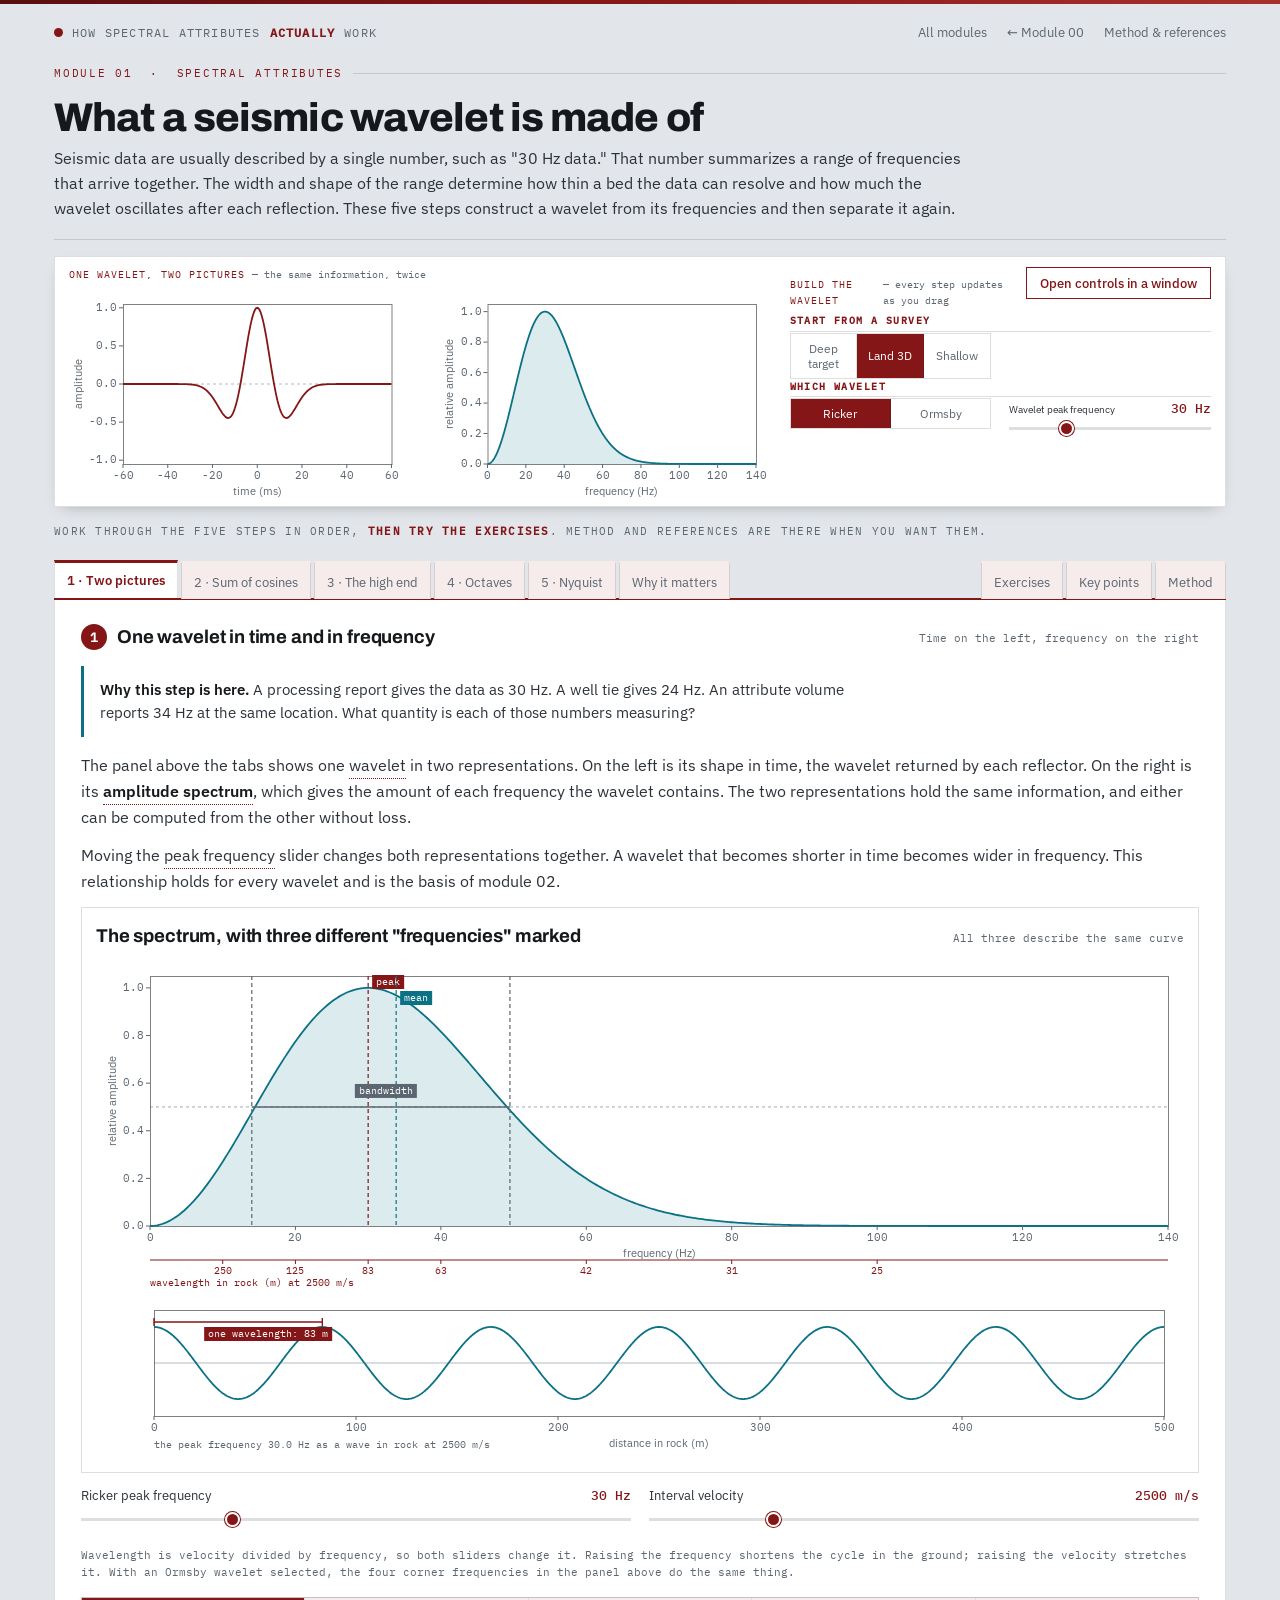
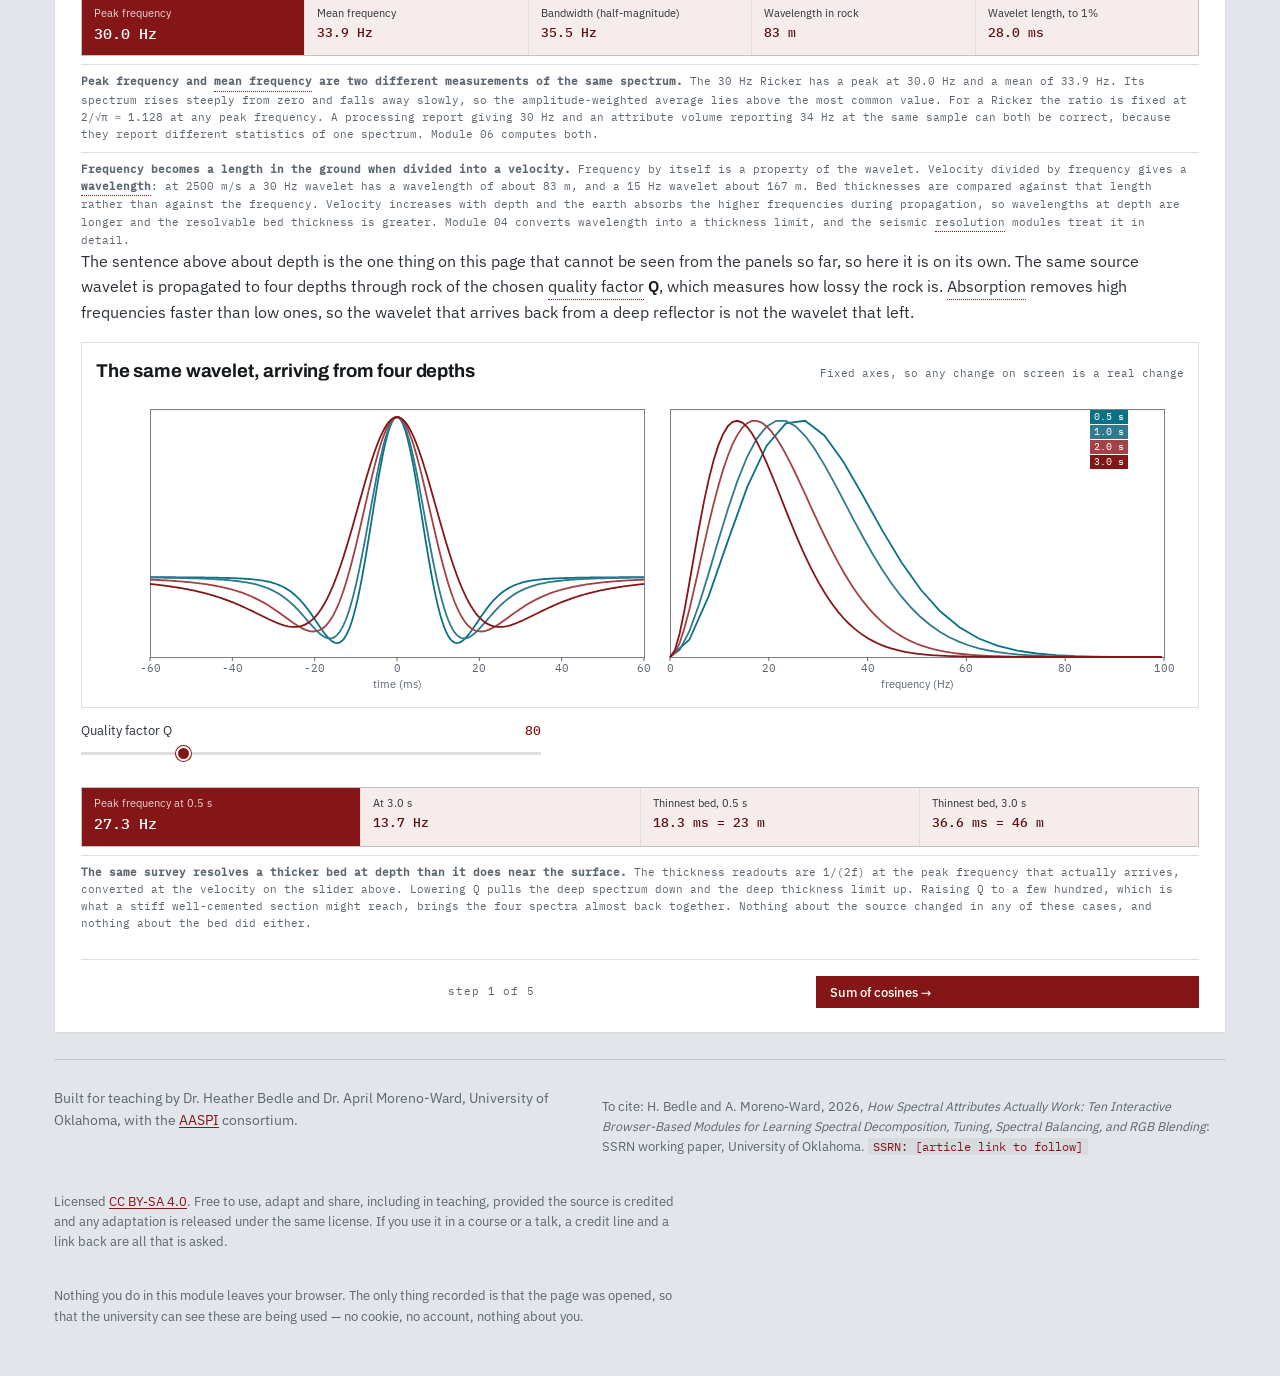
<file: modules/spectrum.html>
<!DOCTYPE html>
<html lang="en">
<head>
<meta charset="utf-8">
<meta name="viewport" content="width=device-width, initial-scale=1">
<title>What a seismic wavelet is made of | How Spectral Attributes Actually Work</title>
<meta name="description" content="A seismic wavelet carries many frequencies at once. What the spectrum shows, how bandwidth changes the wavelet, what a sharp spectral edge does to its tail, why broadband is counted in octaves, and where the sample interval sets the ceiling.">
<link rel="stylesheet" href="../assets/fonts.css">
<link rel="stylesheet" href="../assets/style.css">
</head>
<body>

<div class="wrap">
  <header class="masthead">
    <a class="brand" href="../index.html"><span class="dot"></span>How spectral attributes <b>actually</b> work</a>
    <nav>
      <a href="../index.html">All modules</a>
      <a href="why.html">← Module 00</a>
      <a href="#notes">Method &amp; references</a>
    </nav>
  </header>

  <div class="mod-head">
    <p class="eyebrow">Module 01 &nbsp;·&nbsp; Spectral attributes</p>
    <h1>What a seismic wavelet is made of</h1>
    <p class="sub">Seismic data are usually described by a single number, such as "30 Hz data." That number summarizes a range of frequencies that arrive together. The width and shape of the range determine how thin a bed the data can resolve and how much the wavelet oscillates after each reflection. These five steps construct a wavelet from its frequencies and then separate it again.</p>
  </div>

  <div class="labhead">
    <div class="labgrid">
      <div>
        <p class="cap">One wavelet, two pictures <span>&mdash; the same information, twice</span></p>
        <canvas id="cHead" aria-label="A seismic wavelet in time beside its amplitude spectrum"></canvas>
      </div>
      <div>
        <p class="cap">Build the wavelet <span>&mdash; every step updates as you drag</span></p>
        <div class="controls" id="winControls">
          <div class="ctl-col">
            <h2>Start from a survey</h2>
            <div class="seg" id="segPreset" role="group" aria-label="Typical survey settings">
              <button type="button" data-rf="15">Deep target</button>
              <button type="button" data-rf="30">Land 3D</button>
              <button type="button" data-rf="55">Shallow</button>
            </div>
            <p class="hint-line" style="margin:6px 0 0">Roughly 15, 30 and 55 Hz. Real surveys vary
              widely; these are starting points, not standards.</p>
          </div>
          <div class="ctl-col">
            <h2>Which wavelet</h2>
            <div class="seg" id="segType" role="group" aria-label="Wavelet type">
              <button type="button" data-type="ricker">Ricker</button>
              <button type="button" data-type="ormsby">Ormsby</button>
            </div>
            <div class="ctl" id="ctlRicker">
              <label for="rf">Wavelet peak frequency <span class="val" id="rfV">30 Hz</span></label>
              <input type="range" data-key="rf" id="rf" min="8" max="90" step="1" value="30">
            </div>
          </div>
          <div class="ctl-col" id="ctlOrmsby" hidden>
            <h2>Ormsby corners</h2>
            <div class="ctl">
              <label for="o1">Low cut <span class="val" id="o1V">5 Hz</span></label>
              <input type="range" data-key="o1" id="o1" min="1" max="30" step="1" value="5">
            </div>
            <div class="ctl">
              <label for="o2">Low pass <span class="val" id="o2V">10 Hz</span></label>
              <input type="range" data-key="o2" id="o2" min="2" max="40" step="1" value="10">
            </div>
            <div class="ctl">
              <label for="o3">High pass <span class="val" id="o3V">50 Hz</span></label>
              <input type="range" data-key="o3" id="o3" min="20" max="110" step="1" value="50">
            </div>
            <div class="ctl">
              <label for="o4">High cut <span class="val" id="o4V">60 Hz</span></label>
              <input type="range" data-key="o4" id="o4" min="25" max="125" step="1" value="60">
            </div>
          </div>
        </div>
      </div>
    </div>
  </div>

  <p class="tabhint">Work through the five steps in order, <b>then try the exercises</b>.
    Method and references are there when you want them.</p>
  <nav class="tabs" id="tabs" role="tablist" aria-label="Module steps">
    <button role="tab" data-tab="p1" aria-selected="false">1 · Two pictures</button>
    <button role="tab" data-tab="p2" aria-selected="false">2 · Sum of cosines</button>
    <button role="tab" data-tab="p3" aria-selected="false">3 · The high end</button>
    <button role="tab" data-tab="p4" aria-selected="false">4 · Octaves</button>
    <button role="tab" data-tab="p5" aria-selected="false">5 · Nyquist</button>
    <button role="tab" data-tab="pw" aria-selected="false">Why it matters</button>
    <span class="gap"></span>
    <button role="tab" data-tab="pe" aria-selected="false">Exercises</button>
    <button role="tab" data-tab="pk" aria-selected="false">Key points</button>
    <button role="tab" data-tab="pm" aria-selected="false">Method</button>
  </nav>

  <!-- =============================== STEP 1 =============================== -->
  <section class="tabpane" id="p1" role="tabpanel" hidden>
    <div class="plot-head" style="margin-bottom:14px">
      <h3><span class="stepno">1</span>One wavelet in time and in frequency</h3>
      <span class="hint">Time on the left, frequency on the right</span>
    </div>

    <p class="qbox"><b>Why this step is here.</b> A processing report gives the data as 30 Hz. A well tie gives 24 Hz. An attribute volume reports 34 Hz at the same location. What quantity is each of those numbers measuring?</p>

    <p class="lede">The panel above the tabs shows one wavelet in two representations. On the left is its shape in time, the wavelet returned by each reflector. On the right is its <b>amplitude spectrum</b>, which gives the amount of each frequency the wavelet contains. The two representations hold the same information, and either can be computed from the other without loss.</p>
    <p class="lede">Moving the peak frequency slider changes both representations together. A wavelet that becomes shorter in time becomes wider in frequency. This relationship holds for every wavelet and is the basis of module 02.</p>

    <div class="plot">
      <div class="plot-head">
        <h3>The spectrum, with three different "frequencies" marked</h3>
        <span class="hint">All three describe the same curve</span>
      </div>
      <canvas id="c1" aria-label="Amplitude spectrum with peak, mean and bandwidth marked"></canvas>
    </div>
    <div class="ctl-row" style="display:flex;flex-wrap:wrap;gap:18px;margin:12px 0 0">
      <div class="ctl" id="ctlRf1" style="flex:1 1 220px;min-width:200px">
        <label for="rf1">Ricker peak frequency <span class="val" id="rf1V">30 Hz</span></label>
        <input type="range" data-key="rf" id="rf1" min="8" max="90" step="1" value="30">
      </div>
      <div class="ctl" style="flex:1 1 220px;min-width:200px">
        <label for="vel">Interval velocity <span class="val" id="velV">2500 m/s</span></label>
        <input type="range" data-key="vel" id="vel" min="1800" max="5000" step="50" value="2500">
      </div>
    </div>
    <p class="hint-line">Wavelength is velocity divided by frequency, so both sliders change it. Raising
      the frequency shortens the cycle in the ground; raising the velocity stretches it. With an Ormsby
      wavelet selected, the four corner frequencies in the panel above do the same thing.</p>
    <div class="stats">
      <div class="stat key"><span>Peak frequency</span><b id="s1peak">—</b></div>
      <div class="stat"><span>Mean frequency</span><b id="s1mean">—</b></div>
      <div class="stat"><span>Bandwidth (half-magnitude)</span><b id="s1bw">—</b></div>
      <div class="stat"><span>Wavelength in rock</span><b id="s1lam">—</b></div>
      <div class="stat"><span>Wavelet length, to 1%</span><b id="s1len">—</b></div>
    </div>
    <div class="legend prose">
      <span><b>Peak frequency and mean frequency are two different measurements of the same spectrum.</b> The 30 Hz Ricker has a peak at 30.0 Hz and a mean of 33.9 Hz. Its spectrum rises steeply from zero and falls away slowly, so the amplitude-weighted average lies above the most common value. For a Ricker the ratio is fixed at 2/&radic;&pi; &asymp; 1.128 at any peak frequency. A processing report giving 30 Hz and an attribute volume reporting 34 Hz at the same sample can both be correct, because they report different statistics of one spectrum. Module 06 computes both.</span>
    </div>
    <div class="legend prose">
      <span><b>Frequency becomes a length in the ground when divided into a velocity.</b> Frequency by itself is a property of the wavelet. Velocity divided by frequency gives a <b>wavelength</b>: at 2500 m/s a 30 Hz wavelet has a wavelength of about 83 m, and a 15 Hz wavelet about 167 m. Bed thicknesses are compared against that length rather than against the frequency. Velocity increases with depth and the earth absorbs the higher frequencies during propagation, so wavelengths at depth are longer and the resolvable bed thickness is greater. Module 04 converts wavelength into a thickness limit, and the seismic resolution modules treat it in detail.</span>
    </div>

    <p class="lede">The sentence above about depth is the one thing on this page that
      cannot be seen from the panels so far, so here it is on its own. The same source
      wavelet is propagated to four depths through rock of the chosen quality factor
      <b>Q</b>, which measures how lossy the rock is. Absorption removes high frequencies
      faster than low ones, so the wavelet that arrives back from a deep reflector is not
      the wavelet that left.</p>

    <div class="plot">
      <div class="plot-head">
        <h3>The same wavelet, arriving from four depths</h3>
        <span class="hint">Fixed axes, so any change on screen is a real change</span>
      </div>
      <canvas id="c1d" aria-label="One wavelet and its spectrum after propagating to four different depths"></canvas>
    </div>
    <div class="ctl" style="max-width:460px;margin:12px 0 0">
      <label for="qf">Quality factor Q <span class="val" id="qfV">80</span></label>
      <input type="range" id="qf" min="20" max="300" step="5" value="80">
    </div>
    <div class="stats">
      <div class="stat key"><span>Peak frequency at 0.5 s</span><b id="s1d1">&mdash;</b></div>
      <div class="stat"><span>At 3.0 s</span><b id="s1d2">&mdash;</b></div>
      <div class="stat"><span>Thinnest bed, 0.5 s</span><b id="s1d3">&mdash;</b></div>
      <div class="stat"><span>Thinnest bed, 3.0 s</span><b id="s1d4">&mdash;</b></div>
    </div>
    <div class="legend prose">
      <span><b>The same survey resolves a thicker bed at depth than it does near the
      surface.</b> The thickness readouts are 1/(2f) at the peak frequency that actually
      arrives, converted at the velocity on the slider above. Lowering Q pulls the deep
      spectrum down and the deep thickness limit up. Raising Q to a few hundred, which is
      what a stiff well-cemented section might reach, brings the four spectra almost back
      together. Nothing about the source changed in any of these cases, and nothing about
      the bed did either.</span>
    </div>
  </section>

  <!-- =============================== STEP 2 =============================== -->
  <section class="tabpane" id="p2" role="tabpanel" hidden>
    <div class="plot-head" style="margin-bottom:14px">
      <h3><span class="stepno">2</span>Building the wavelet from cosines</h3>
      <span class="hint">Add components one at a time</span>
    </div>

    <p class="qbox"><b>Why this step is here.</b> A trace is often described as containing 30 Hz. A trace is a single continuous curve, with no separable 30 Hz portion. In what sense does it contain a frequency?</p>

    <p class="lede">The statement is arithmetic. Any wavelet can be decomposed into cosines of different frequencies, each with its own amplitude and its own shift in time. Summing those cosines reproduces the original shape exactly. The spectrum is the list of amplitudes required.</p>
    <p class="lede">The gray curve below is the wavelet from the header. The crimson curve is the sum of the strongest few cosines only. Adding components one at a time shows which parts of the shape each frequency supplies. The first component is a single low-frequency oscillation. The narrow central peak forms only once the higher frequencies are included.</p>

    <div class="ctl" style="max-width:420px;margin:0 0 12px">
      <label for="ncomp">Components included <span class="val" id="ncompV">1</span></label>
      <input type="range" id="ncomp" min="1" max="60" step="1" value="1">
    </div>
    <div class="plot">
      <div class="plot-head">
        <h3>The cosines themselves, and their sum</h3>
        <span class="hint">Each row is one cosine; the bottom row is what they add up to</span>
      </div>
      <canvas id="c2c" aria-label="The individual cosine components stacked above the sum they produce"></canvas>
    </div>
    <p class="hint-line">Each row is one cosine of a single frequency, drawn at its own amplitude and
      its own shift in time, with the strongest at the top. Above twelve components the rows would be
      too thin to read, so the rest are added together and drawn as one row. Beneath the rule are the
      sum, in crimson over the target wavelet in gray, and what is still missing from it. Those two
      are drawn against the height of the target rather than against their own, so the sum growing
      toward the wavelet is visible rather than scaled away.</p>

    <div class="plot">
      <div class="plot-head">
        <h3>Partial sum against the target</h3>
        <span class="hint">Gray: the wavelet. Crimson: what you have so far</span>
      </div>
      <canvas id="c2" aria-label="Partial Fourier reconstruction of the wavelet"></canvas>
    </div>
    <div class="stats">
      <div class="stat key"><span>Components</span><b id="s2n">1</b></div>
      <div class="stat"><span>Energy captured</span><b id="s2e">—</b></div>
      <div class="stat"><span>Highest frequency used</span><b id="s2f">—</b></div>
      <div class="stat"><span>Worst error, % of peak</span><b id="s2err">—</b></div>
    </div>
    <div class="legend prose">
      <span><b>Most of the wavelet's shape comes from the combination of components rather than from the strongest ones.</b> On a 5-10-60-70 Ormsby, the strongest single component carries 3.6% of the energy, the strongest five carry 17.9%, and twenty are needed to exceed 70%. As components are added the central peak does not grow taller; it grows narrower. The added high-frequency cosines are in phase at the center and out of phase away from it, and that cancellation is what makes the wavelet compact. It also explains why a single frequency extracted from the data does not resemble the data. Module 03 examines one such component.</span>
    </div>
  </section>

  <!-- =============================== STEP 3 =============================== -->
  <section class="tabpane" id="p3" role="tabpanel" hidden>
    <div class="plot-head" style="margin-bottom:14px">
      <h3><span class="stepno">3</span>The high cut and the corner taper</h3>
      <span class="hint">Fixed axes, so the change is real</span>
    </div>

    <p class="qbox"><b>Why this step is here.</b> Two reprocessed volumes both have wider spectra than the original. One resolves thinner beds; the other contains reflections that are not in the ground. What distinguishes them?</p>

    <p class="lede">The two sliders change the spectrum in different ways. The first is the <b>high cut</b>, the frequency above which nothing is retained. Raising it narrows the wavelet's central lobe, which is what allows two closely spaced reflectors to remain separate. Lowering it widens the central lobe until close reflections merge.</p>
    <p class="lede">The second slider is the <b>corner taper</b>, which sets how gradually the spectrum falls to zero at its edges. Holding the passband fixed and making the corners sharper leaves the central lobe almost unchanged and adds a long oscillating tail to the wavelet. Both panels use fixed axes, so any change visible on screen is a real change.</p>

    <div class="controls" style="margin-bottom:14px">
      <div class="ctl-col">
        <div class="ctl">
          <label for="hi">High cut <span class="val" id="hiV">60 Hz</span></label>
          <input type="range" id="hi" min="22" max="110" step="1" value="60">
        </div>
      </div>
      <div class="ctl-col">
        <div class="ctl">
          <label for="tap">Corner taper <span class="val" id="tapV">10 Hz</span></label>
          <input type="range" id="tap" min="1" max="20" step="1" value="10">
        </div>
      </div>
    </div>
    <div class="sec-row">
      <div class="panel-col">
        <p class="sublabel"><b>The wavelet</b> <span class="note">fixed axes, ±60 ms</span></p>
        <canvas id="c3a" aria-label="Wavelet in time, fixed axes"></canvas>
      </div>
      <div class="panel-col">
        <p class="sublabel"><b>Its spectrum</b> <span class="note">fixed axes, 0&ndash;140 Hz</span></p>
        <canvas id="c3b" aria-label="Amplitude spectrum of the same wavelet"></canvas>
      </div>
    </div>
    <div class="stats">
      <div class="stat key"><span>Central lobe, half-width</span><b id="s3lobe">—</b></div>
      <div class="stat"><span>Bandwidth</span><b id="s3bw">—</b></div>
      <div class="stat"><span>Ringing sidelobe</span><b id="s3side">—</b></div>
      <div class="stat"><span>Wavelet length, to 1%</span><b id="s3len">—</b></div>
    </div>
    <div class="legend prose">
      <span><b>Raising the high cut narrows the central lobe; sharpening the corners lengthens the tail.</b> Taking the high cut from 25 Hz to 110 Hz narrows the central lobe from 13.3 ms to 4.1 ms and shortens the whole wavelet from 176 ms to 98 ms. Returning the high cut to 60 Hz and tightening the taper instead changes the central lobe by half a millisecond, 6.9 ms to 7.4 ms, while the ringing sidelobe rises from 0.025 to 0.054 and the wavelet lengthens from 120 ms to 303 ms. The passband is identical in both cases. Each oscillation on that tail appears in the data at the position of a reflector, so a sharpened spectrum produces events that have no counterpart in the ground.</span>
    </div>
  </section>

  <!-- =============================== STEP 4 =============================== -->
  <section class="tabpane" id="p4" role="tabpanel" hidden>
    <div class="plot-head" style="margin-bottom:14px">
      <h3><span class="stepno">4</span>Bandwidth in hertz and in octaves</h3>
      <span class="hint">Same width in Hz, moved up the spectrum</span>
    </div>

    <p class="qbox"><b>Why this step is here.</b> Two wavelets are both 30 Hz wide. One spans about 8 to 48 Hz, the other about 58 to 98 Hz. Their bandwidths in hertz are equal. Are the two wavelets equally useful?</p>

    <p class="lede">The slider moves a band of fixed width in hertz up the spectrum. The bandwidth readout changes very little across the whole range. An <b>octave</b> is a doubling of frequency, and the number of octaves the band spans falls as the band moves upward: 8 to 48 Hz is more than two doublings, while 58 to 98 Hz is less than one.</p>

    <p class="lede">The width of the spectrum sets how narrow the central peak of the wavelet is. The
      number of octaves it spans sets how much the wavelet oscillates on either side of that peak. The
      two are separate properties, and moving a band of constant width upward holds the first roughly
      fixed while reducing the second, which is why the wavelet in the left panel develops a longer and
      longer tail as the slider moves.</p>

    <p class="lede"><b>What the tail does on a section.</b> The oscillations that follow a reflection
      arrive at a spacing set by the center frequency of the data, and that spacing is the same
      everywhere, so the oscillations are laterally continuous. On a section they have the appearance of
      beds: parallel to the reflection above them, conformable with it, and traceable across the survey.
      A single sand-shale interface can therefore be mapped as a package of thin units, and those units
      will follow structure faithfully because they are attached to the event that produced them.
      Distinguishing them from geology is a matter of comparing their spacing with the period of the
      data rather than of inspecting them at higher gain.</p>

    <p class="lede">The same arithmetic applies with depth. Absorption removes the high end of the band
      preferentially, so a deep reflector is imaged mostly by what the low end carries. A survey that
      recorded little below 8 Hz spans few octaves at depth however it is processed, and the wavelet
      that comes back from a deep target rings for that reason rather than because of anything in the
      rocks around it.</p>

    <div class="ctl" style="max-width:460px;margin:0 0 12px">
      <label for="cen">Band center <span class="val" id="cenV">28 Hz</span></label>
      <input type="range" id="cen" min="28" max="78" step="1" value="28">
    </div>
    <div class="sec-row">
      <div class="panel-col">
        <p class="sublabel"><b>The wavelet</b> <span class="note">fixed axes, ±60 ms</span></p>
        <canvas id="c4a" aria-label="Wavelet for a band of fixed width in hertz"></canvas>
      </div>
      <div class="panel-col">
        <p class="sublabel"><b>Its spectrum</b> <span class="note">the width in Hz never changes</span></p>
        <canvas id="c4b" aria-label="Spectrum of a band of fixed width in hertz"></canvas>
      </div>
    </div>
    <div class="stats">
      <div class="stat key"><span>Octaves spanned</span><b id="s4oct">—</b></div>
      <div class="stat"><span>Bandwidth</span><b id="s4bw">—</b></div>
      <div class="stat"><span>Ringing sidelobe</span><b id="s4side">—</b></div>
      <div class="stat"><span>Central lobe, half-width</span><b id="s4lobe">—</b></div>
    </div>
    <div class="legend prose">
      <span><b>The same bandwidth in hertz spans fewer octaves at a higher center frequency, and the wavelet oscillates more.</b> At a band center of 28 Hz the wavelet spans 2.12 octaves and its ringing sidelobe is 0.103 of its peak. At 78 Hz it spans 0.66 of an octave and the sidelobe is 0.700, so each reflection is followed by oscillations at seven tenths of its own amplitude. Bandwidth over the same range changes only from 35.0 Hz to 34.5 Hz. The high-frequency wavelet does have the narrower central lobe, 3.2 ms against 8.9 ms, so it separates close reflectors better, and the oscillating tail comes with it. An octave is added with the smallest change in frequency at the low end: taking a low cut from 10 Hz to 5 Hz adds a full octave, while adding 5 Hz above a 60 Hz high cut adds about a tenth of one. That is the basis of broadband acquisition.</span>
    </div>
  </section>

  <!-- =============================== STEP 5 =============================== -->
  <section class="tabpane" id="p5" role="tabpanel" hidden>
    <div class="plot-head" style="margin-bottom:14px">
      <h3><span class="stepno">5</span>Nyquist and aliasing</h3>
      <span class="hint">What the sample interval decides</span>
    </div>

    <p class="qbox"><b>Why this step is here.</b> A decomposition requires a highest frequency. The data were recorded at a 4 ms sample interval. Is 130 Hz a valid request?</p>

    <p class="lede">Seismic traces are recorded as values at regular intervals; 4 ms and 2 ms are the usual ones. A sampled trace cannot represent a frequency above half the sampling rate. That limit is the <b>Nyquist frequency</b>: 125 Hz at a 4 ms sample interval, 250 Hz at 2 ms.</p>
    <p class="lede"><b>What aliasing is.</b> A sampled trace holds the value of the wave at the sample
      times and holds nothing at all about what happened between them. When the wave completes more
      than half a cycle from one sample to the next, more than one frequency passes through every
      recorded point, and the trace cannot distinguish them. The lowest of those frequencies is what is
      stored. Moving the tone above the Nyquist frequency shows the sampled points falling on a curve
      quite different from the true one, and the recorded trace is that curve.</p>

    <p class="lede">Nothing marks an aliased value as suspect. It has an ordinary amplitude, an
      ordinary frequency, and it stacks and migrates like any other event. This is why an anti-alias
      filter is applied before data are resampled rather than afterward: once the sampling has been
      done the two frequencies are the same number and no processing separates them again.</p>

    <p class="lede"><b>The same limit applies across a survey, not only down a trace.</b> Traces are
      samples in space, spaced by the bin size, so there is a spatial Nyquist frequency as well. A
      dipping reflector shifts in time from one trace to the next, and where that shift exceeds half a
      period the reflector appears to dip the other way. Steep salt flanks, fault planes and the limbs
      of tight folds are where this appears first, which is why a survey laid out for a flat-lying
      target images a steep one badly whatever is done to it later.</p>

    <p class="lede"><b>Where this constrains the modules ahead.</b> A decomposition asked for a
      frequency above Nyquist returns a volume, because the arithmetic does not fail. What comes back
      is whatever the interpolation put there, it varies smoothly across the survey, and a map of it
      has the appearance of geology. Data recorded at 4 ms carry nothing above 125 Hz, and the highest
      decomposition frequency worth requesting is well below that, because absorption has usually
      removed the top of the band long before the sampling limit is reached.</p>

    <div class="controls" style="margin-bottom:14px">
      <div class="ctl-col">
        <div class="ctl">
          <label for="tone">True frequency <span class="val" id="toneV">60 Hz</span></label>
          <input type="range" id="tone" min="10" max="240" step="2" value="60">
        </div>
      </div>
      <div class="ctl-col">
        <div class="ctl">
          <label for="si">Sample interval <span class="val" id="siV">4 ms</span></label>
          <input type="range" id="si" min="1" max="4" step="1" value="3">
        </div>
      </div>
    </div>
    <div class="plot">
      <div class="plot-head">
        <h3>One cosine, sampled</h3>
        <span class="hint">Gray: the true wave. Dots: the samples. Teal: what the samples say</span>
      </div>
      <canvas id="c5" aria-label="A cosine, its samples, and the aliased frequency they imply"></canvas>
    </div>
    <div class="stats">
      <div class="stat key"><span>Nyquist frequency</span><b id="s5ny">—</b></div>
      <div class="stat"><span>True frequency</span><b id="s5true">—</b></div>
      <div class="stat"><span>Comes back as</span><b id="s5alias">—</b></div>
      <div class="stat"><span>Status</span><b id="s5stat">—</b></div>
    </div>
    <div class="legend prose">
      <span><b>An aliased frequency appears within the band an interpreter is working in.</b> At a 4 ms sample interval a 150 Hz signal is recorded as 100 Hz and a 200 Hz signal as 50 Hz. Nothing in the sampled trace identifies these as false. The same limit applies to the modules ahead: a decomposition asked for a 130 Hz component of 4 ms data returns a value, and that value cannot be signal.</span>
    </div>
  </section>

  <!-- ============================ WHY IT MATTERS =========================== -->
  <section class="tabpane" id="pw" role="tabpanel" hidden>
    <div class="plot-head" style="margin-bottom:14px">
      <h3>Why it matters</h3>
      <span class="hint">Where this shows up in real work</span>
    </div>
    <p class="lede">No attribute is computed in this module. The vocabulary introduced here is used in every module that follows, and several of the parameters those modules require are determined by it.</p>
    <ul class="lede" style="padding-left:20px">
      <li><b>Reading a processing report.</b> "Bandwidth 8&ndash;80 Hz" and "dominant frequency 35 Hz"
        describe the same data and answer different questions. The first says what the data can resolve
        and how much the wavelet rings; the second is one statistic of the curve.</li>
      <li><b>Merging two surveys.</b> Two volumes with the same dominant frequency and different
        bandwidths will not tie, and the mistie at the seam can be mistaken for a geological change.</li>
      <li><b>Judging a brightening.</b> An amplitude change can come from the rocks or from a wavelet
        with a longer tail produced by a different processing sequence. Step 3 is where that tail comes
        from.</li>
      <li><b>Choosing frequencies for a decomposition.</b> Every program in modules 05 through 08 asks
        for a lowest and a highest frequency. Nyquist sets the hard ceiling; the recorded bandwidth sets
        the useful one.</li>
    </ul>
    <p class="lede"><b>Two points that are commonly confused.</b> The first is treating dominant frequency as a property of the rocks. It is a property of the wavelet that traveled down and back, and it changes with depth, with the overburden, with the processing sequence and with the recording geometry. The second is assuming that a wider spectrum is always better. Widening a spectrum by sharpening its edges, which is the effect of unconstrained whitening, adds no resolution and adds oscillation. Module 05 demonstrates this.</p>
    <div class="legend prose">
      <span>Disagreements about the frequency content of a dataset often reduce to two statistics of the same spectrum, measured over different windows.</span>
    </div>
  </section>

  <!-- ============================== EXERCISES ============================= -->
  <section class="tabpane" id="pe" role="tabpanel" hidden>
    <div class="tryit" style="max-width:none">
      <h3>Exercises</h3>
      <ol>
        <li><b>Compare peak frequency with mean frequency.</b>
          <em class="point">Why: two attribute volumes can report different frequencies at the same
            sample, and both can be correct.</em>
          In step 1, set the Ricker peak frequency to 15, then 30, then 60 Hz, and read both numbers each
          time.
          <em class="predict">Before looking: will the mean sit above the peak, below it, or in the same
            place? Commit to an answer and to a reason.</em>
          <details class="reveal"><summary>Hint</summary><span class="ans">Peak reads 15.0, 30.0 and
            60.0 Hz; mean reads 16.9, 33.9 and 67.7 Hz. The ratio is 1.128 every time, which is 2/&radic;&pi;.
            A Ricker spectrum is not symmetric — steep on the low side, a long tail on the high side — so
            the average always sits above the most common value. Two consequences. A mean frequency
            volume and a peak frequency volume will never agree on real data. And "35 Hz" does not pin
            down a wavelet, because a Ricker with a 31 Hz peak has a 35 Hz mean.</span></details></li>

        <li><b>Build a wavelet one component at a time.</b>
          <em class="point">Why: the narrowness of a wavelet comes from interference between many
            frequencies rather than from the amplitude of any one of them.</em>
          In step 2, step the component count from 1 up to 40 and note where the shape becomes
          recognizable, and what part of the curve is changing.
          <details class="reveal"><summary>Hint</summary><span class="ans">One component captures 3.6% of
            the energy and is a slow swell. Five reach 17.9%, ten reach 35.8%, twenty reach 71.2%, and it
            takes forty to close the last of the error. The central peak does not get taller as
            components are added — it gets narrower, because the new high-frequency cosines arrive in
            phase at the center and out of phase everywhere else. That cancellation is what makes a
            wavelet compact.</span></details></li>

        <li><b>Widen the spectrum two ways and compare the results.</b>
          <em class="point">Why: this is the test that separates a genuine resolution gain from a
            lengthened wavelet.</em>
          In step 3, first take the high cut from 25 to 110 Hz with the taper at 10 Hz. Then put the high
          cut back to 60 Hz and take the taper from 10 Hz down to 1 Hz.
          <details class="reveal"><summary>Hint</summary><span class="ans">The first change pulls the
            central lobe from 13.3 ms to 4.1 ms, better than a factor of three. The second moves it by
            half a millisecond, 6.9 to 7.4 ms, but takes the ringing sidelobe from 0.025 to 0.054 and the
            wavelet's 1% length from 120 ms to 303 ms. The passband is identical in both. The difference
            is between widening a spectrum and sharpening one: the useful question about a reprocessing
            is whether the central lobe got narrower or whether the tail got longer.</span></details></li>

        <li><b>Compare bandwidth in hertz with bandwidth in octaves.</b>
          <em class="point">Why: hertz alone does not indicate whether a wavelet is broadband.</em>
          Slide the band center from 28 Hz to 78 Hz and watch the bandwidth readout against the octave
          readout and the ringing sidelobe.
          <details class="reveal"><summary>Hint</summary><span class="ans">Bandwidth holds at 35.0, 35.0,
            35.0 and 34.5 Hz across the whole slide. Octaves fall from 2.12 to 1.70 to 1.10 to 0.66, and
            the ringing sidelobe climbs from 0.103 to 0.181 to 0.355 to 0.700. So two wavelets of equal
            bandwidth in hertz are not equally good, and the octave count is what tracks the difference.
            An octave is added most easily at the low end, which is why broadband
            acquisition extends the low frequencies.</span></details></li>

        <li><b>Record a frequency above the Nyquist limit.</b>
          <em class="point">Why: an alias is indistinguishable from signal in the sampled trace, which is
            why the filter is applied before resampling.</em>
          In step 5, set the sample interval to 4 ms and walk the true frequency from 60 Hz up to 240 Hz.
          <details class="reveal"><summary>Hint</summary><span class="ans">Below 125 Hz the samples follow
            the true wave and the reported frequency is correct. At 125 Hz — Nyquist — there are two
            samples per cycle and it is already marginal. Above it the reported frequency comes back
            down: 150 Hz reports as 100 Hz, 200 Hz as 50 Hz, and 240 Hz as 10 Hz. Nothing in the sampled
            trace flags any of it.</span></details></li>
      </ol>
    </div>
  </section>

  <!-- ============================= KEY POINTS ============================= -->
  <section class="tabpane" id="pk" role="tabpanel" hidden>
    <div class="takeaway">
      <h3>If you remember nothing else</h3>
      <ul>
        <li><b>A wavelet carries a range of frequencies.</b> Peak, mean and dominant frequency are each
          summaries of that range, and any one of them leaves most of the spectrum undescribed.</li>
        <li><b>Peak and mean frequency are different numbers and both are correct.</b> For a Ricker the
          mean sits 12.8% above the peak, always.</li>
        <li><b>A wavelet that is short in time is wide in frequency.</b> The two representations always
          change in opposite directions. Module 02 is built on that relationship.</li>
        <li><b>Resolution comes from the high cut; oscillation comes from the corner taper.</b> Raising the
          high cut narrows the central lobe. Sharpening the corners does not, and adds a tail that
          appears in the data as reflectors.</li>
        <li><b>Broadband is measured in octaves.</b> The same bandwidth in hertz spans fewer octaves at a
          higher center frequency and produces a wavelet that oscillates more. Octaves are gained at the
          low end of the spectrum.</li>
        <li><b>Nyquist sets an absolute upper limit.</b> At a 4 ms sample interval it is 125 Hz, and a 150 Hz
          event is recorded as 100 Hz, indistinguishable from signal.</li>
      </ul>
    </div>

    <div class="takeaway" style="margin-top:18px">
      <h3>Words introduced here</h3>
      <dl class="terms">
        <dt>amplitude spectrum</dt>
        <dd>How much of each frequency a wavelet or a trace contains, plotted against frequency.</dd>
        <dt>peak frequency</dt>
        <dd>The frequency at which the amplitude spectrum is highest.</dd>
        <dt>mean frequency</dt>
        <dd>The average frequency across the spectrum, weighted by amplitude. Above the peak whenever
          the spectrum has a long high-frequency tail.</dd>
        <dt>dominant frequency</dt>
        <dd>Used loosely for whichever of the two above a speaker has in mind. Worth asking which.</dd>
        <dt>magnitude</dt>
    <dd>How much energy sits at a given frequency. Used interchangeably with
      the height of the amplitude spectrum at that frequency; module 03 gives
      it a precise meaning once the spectrum is computed everywhere.</dd>
    <dt>bandwidth</dt>
        <dd>The width of the spectrum. Here, the range between the half-magnitude points either side of
          the peak. Other definitions are in use; module 06 meets a second one.</dd>
        <dt>low cut, high cut</dt>
        <dd>The frequencies below and above which nothing is kept.</dd>
        <dt>taper</dt>
        <dd>How gradually the spectrum falls to zero at a cut. A sharp taper produces a long wavelet.</dd>
        <dt>octave</dt>
        <dd>A doubling of frequency. 5 to 10 Hz is one octave; so is 40 to 80 Hz.</dd>
        <dt>ringing sidelobe</dt>
        <dd>The bump following the wavelet's first trough. Large sidelobes appear in data as events that
          are not reflectors.</dd>
        <dt>Nyquist frequency</dt>
        <dd>Half the sampling rate. The highest frequency a sampled trace can represent.</dd>
        <dt>aliasing</dt>
        <dd>A frequency above Nyquist reappearing as a lower one that was never recorded.</dd>
        <dt>wavelength</dt>
        <dd>Velocity divided by frequency. A length in the ground, which is what bed thicknesses get
          compared against.</dd>
      </dl>
    </div>
  </section>

  <!-- =============================== METHOD =============================== -->
  <section class="tabpane" id="pm" role="tabpanel" hidden>
    <div class="plot-head" style="margin-bottom:14px">
      <h3 id="notes">Method</h3>
      <span class="hint">What is computed, and what is left out</span>
    </div>
    <p class="lede"><b>How the pictures are made.</b> The Ricker and Ormsby wavelets are evaluated in
      closed form from <span class="k">assets/seismic.js</span>, sampled at 0.5 ms. Every amplitude
      spectrum on this page is a direct discrete Fourier transform of that sampled wavelet, normalized so
      its largest value is 1. Nothing is drawn from a stored curve, so an error in the arithmetic would
      show up in the picture.</p>
    <p class="lede"><b>The numbers in the readouts.</b> Peak frequency is the mode of the spectrum,
      refined by fitting a parabola through the three samples around it. Mean frequency is the
      amplitude-weighted average. Bandwidth is measured between the half-magnitude points either side of
      the peak, which is the definition AASPI's <span class="k">spec_cwt</span> uses; module 06 meets a
      second, incompatible definition based on percentiles, used by <span class="k">spec_cmp</span>.
      Central lobe half-width is the time from the wavelet's center to its first zero crossing. The
      ringing sidelobe is the largest excursion after the first trough, as a fraction of the peak.
      Wavelet length is the last time at which the wavelet exceeds 1% of its peak. Wavelength is velocity
      divided by peak frequency at a fixed 2500 m/s, which is a round number for clastic section at a few
      kilometers and not a measurement of anything.</p>
    <p class="lede"><b>The three survey presets</b> set the Ricker peak frequency to 15, 30 and 55 Hz.
      They are illustrative of deep, ordinary and shallow targets, and real surveys range well outside
      them; nothing in the module depends on the labels.</p>
    <p class="lede"><b>Step 2's reconstruction</b> takes a real FFT of the sampled wavelet, sorts the
      components by amplitude, and adds back the strongest N. That ordering is a teaching choice rather
      than a standard: it makes the shape assemble as quickly as possible. Adding components in frequency
      order gives the same final answer more slowly. The energy percentage is the summed squared
      amplitude of the components used over that of all of them.</p>
    <p class="lede"><b>Step 5's alias</b> is computed rather than drawn. The cosine is sampled at the
      chosen interval, and the reported frequency is found by folding the true frequency about Nyquist as
      many times as needed. The teal curve is the lowest-frequency cosine passing through every sample
      point, which is what later processing would take the data to contain.</p>
    <p class="lede"><b>Simplifications, stated plainly.</b> Every wavelet here is zero phase and
      symmetric, which real source wavelets are not; phase is treated in module 03. There is no earth in
      this module — no reflectivity, no noise, no attenuation, no propagation — so the spectrum on screen
      belongs to the wavelet alone. Spectra are normalized to a peak of 1, so nothing here describes
      absolute amplitude. The anti-alias filter that precedes real resampling is deliberately absent from
      step 5, because the aliasing is the thing being shown.</p>
    <p class="lede"><b>Where this departs from production software.</b> Nowhere yet. Nothing in this
      module is an algorithm; it is arithmetic that any package performs identically. The departures start
      in module 03, and each module from there carries its own list.</p>
    <details class="reveal">
      <summary>References</summary>
      <ul class="lede" style="padding-left:20px">
        <li>Ricker, N., 1953, The form and laws of propagation of seismic wavelets: <em>Geophysics</em>,
          <b>18</b>, 10&ndash;40.</li>
        <li>Sheriff, R. E., and L. P. Geldart, 1995, <em>Exploration Seismology</em>, 2nd ed.: Cambridge
          University Press.</li>
        <li>Yilmaz, Ö., 2001, <em>Seismic Data Analysis</em>: SEG Investigations in Geophysics 10.</li>
        <li>Chopra, S., and K. J. Marfurt, 2007, <em>Seismic Attributes for Prospect Identification and
          Reservoir Characterization</em>: SEG Geophysical Development Series 11.</li>
        <li>AASPI, <em>Spectral Attributes: Program spec_cwt</em>, University of Oklahoma — for the
          bandwidth and peak frequency definitions used in the readouts.</li>
      </ul>
    </details>
  </section>

  <section class="nextup" id="nextup" hidden>
    <p class="eyebrow">Next up</p>
    <h3>02 · Putting a window on the trace</h3>
    <p>A spectrum of a whole trace says which frequencies are present and says nothing about where they
      are. The fix is a short analysis window, and the fix has a limitation that never goes away.</p>
    <a class="btn ghost" href="windows.html">Module 02 →</a>
  </section>

  <div class="pager" id="pager" hidden>
    <a class="btn ghost" href="why.html">← Module 00: why bother with frequency</a>
    <a class="btn ghost" href="../index.html">All modules</a>
    <a class="btn ghost" href="windows.html">Module 02: putting a window on the trace →</a>
  </div>

  <footer>
    <div class="foot-grid">
      <p>Built for teaching by Dr. Heather Bedle and Dr. April Moreno-Ward, University of Oklahoma, with
        the <a href="https://www.ou.edu/mcee/labs/aaspi">AASPI</a> consortium.</p>
      <p class="lic">To cite: H. Bedle and A. Moreno-Ward, 2026, <i>How Spectral Attributes Actually
        Work: Ten Interactive Browser-Based Modules for Learning Spectral Decomposition, Tuning, Spectral Balancing, and RGB Blending</i>: SSRN working paper, University of Oklahoma.
        <span class="k">SSRN: [article link to follow]</span></p>
      <p class="lic">Licensed <a href="https://creativecommons.org/licenses/by-sa/4.0/">CC BY-SA 4.0</a>.
        Free to use, adapt and share, including in teaching, provided the source is credited and any
        adaptation is released under the same license. If you use it in a course or a talk, a credit line
        and a link back are all that is asked.</p>
      <p class="lic">Nothing you do in this module leaves your browser. The only thing recorded is that
        the page was opened, so that the university can see these are being used &mdash; no cookie, no
        account, nothing about you.</p>
    </div>
  </footer>
</div>

<script src="../assets/count.js"></script>
<script src="../assets/popout.js"></script>
<script src="../assets/panelout.js"></script>
<script src="../assets/glossary.js"></script>
<script src="../assets/seismic.js"></script>
<script>
(function () {
  'use strict';

  if (typeof SEIS === 'undefined') {
    const el = document.createElement('div');
    el.setAttribute('style', 'background:#841617;color:#fff;padding:14px 18px;margin:16px 0;' +
      'font:13px/1.6 ui-monospace,Menlo,monospace');
    el.textContent = 'This module could not load assets/seismic.js. It expects it one directory up, ' +
      'at ../assets/, and file names are case-sensitive on GitHub Pages.';
    const w = document.querySelector('.wrap');
    (w || document.body).insertBefore(el, w ? w.firstChild : null);
    return;
  }

  const $ = (id) => document.getElementById(id);
  const clamp = (v, a, b) => Math.max(a, Math.min(b, v));
  const visible = (id) => { const el = $(id); return el && !el.hidden; };
  const CRIM = '#841617', TEAL = '#0B7285', SLATE = '#5C6670', INK = '#16191C';

  /* Sampling used for every wavelet on the page. Fine enough that the first
     zero crossing is located to better than the readout's precision. */
  const DT = 0.0005;
  /* Interval velocity is driven by the slider in step 1, so that the wavelength
     readout responds to the rock as well as to the wavelet. It converts a
     frequency into a length and touches nothing else: every other panel in this
     module is the wavelet alone, with no earth in it. */
  const TSPAN = 0.060;                 // fixed time axis, +/- 60 ms
  const FMAX = 140;                    // fixed frequency axis, for drawing
  const NF = 421;                      // spectrum samples, ~1/3 Hz
  /* Statistics are computed on a much wider spectrum than the one drawn. A
     60 Hz Ricker still has real amplitude well above 140 Hz, and measuring its
     mean frequency on the display axis alone truncates that tail and biases the
     answer low — 66.7 Hz instead of 67.7 Hz. Draw narrow, measure wide. */
  const FSTAT = 400, NFSTAT = 801;

  const DEF = {
    type: 'ricker', rf: 30, o1: 5, o2: 10, o3: 50, o4: 60,
    ncomp: 1, hi: 60, tap: 10, cen: 28, tone: 60, si: 3, vel: 2500, qf: 80, tab: 'p1',
  };
  let S = SEIS.readState(DEF);
  if (S.type !== 'ricker' && S.type !== 'ormsby') S.type = 'ricker';

  const CAN_LINK = location.protocol !== 'file:';
  const saveState = () => {
    if (!CAN_LINK) return;
    try { SEIS.writeState(S, DEF); } catch (e) { /* nothing shareable */ }
  };

  /* =====================================================================
     WAVELETS AND THEIR MEASUREMENTS
     ===================================================================== */

  function headerWavelet() {
    if (S.type === 'ormsby') {
      // keep the four corners in order however the sliders are dragged
      const f = [S.o1, S.o2, S.o3, S.o4].slice().sort((a, b) => a - b);
      return SEIS.makeWavelet({ type: 'ormsby', f1: f[0], f2: Math.max(f[1], f[0] + 1),
        f3: Math.max(f[2], f[1] + 1), f4: Math.max(f[3], f[2] + 1) });
    }
    return SEIS.makeWavelet({ type: 'ricker', f: S.rf });
  }

  function sampleWavelet(wav, span) {
    const n = Math.ceil((span || 0.5) / DT);
    const t = new Float64Array(2 * n + 1), v = new Float64Array(2 * n + 1);
    for (let i = -n; i <= n; i++) { t[i + n] = i * DT; v[i + n] = wav.fn(i * DT); }
    return { t, v, i0: n };
  }

  // amplitude spectrum, normalized to a peak of 1: [{f, a}]
  function spectrumOf(wav) { return SEIS.spectrum(wav, DT, NF, FMAX); }
  function statSpectrumOf(wav) { return SEIS.spectrum(wav, DT, NFSTAT, FSTAT); }

  function specStats(pts) {
    let jpk = 0;
    for (let j = 1; j < pts.length; j++) if (pts[j].a > pts[jpk].a) jpk = j;
    let peak = pts[jpk].f, peakA = pts[jpk].a;
    if (jpk > 0 && jpk < pts.length - 1) {
      const y0 = pts[jpk - 1].a, y1 = pts[jpk].a, y2 = pts[jpk + 1].a;
      const den = y0 - 2 * y1 + y2;
      if (Math.abs(den) > 1e-14) {
        const d = 0.5 * (y0 - y2) / den;
        peak = pts[jpk].f + d * (pts[jpk + 1].f - pts[jpk].f);
        peakA = y1 - 0.25 * (y0 - y2) * d;
      }
    }
    let sum = 0, fsum = 0;
    for (const p of pts) { sum += p.a; fsum += p.a * p.f; }
    const mean = sum > 0 ? fsum / sum : 0;
    // half-magnitude points either side of the mode
    let lo = pts[0].f, hi = pts[pts.length - 1].f;
    for (let j = jpk; j > 0; j--) if (pts[j].a < peakA / 2) { lo = pts[j].f; break; }
    for (let j = jpk; j < pts.length - 1; j++) if (pts[j].a < peakA / 2) { hi = pts[j].f; break; }
    return { peak, peakA, mean, lo, hi, bw: hi - lo };
  }

  /* Central lobe half-width, ringing sidelobe and effective length, all read
     off the sampled wavelet rather than assumed from a formula. */
  function timeStats(wav) {
    const s = sampleWavelet(wav, 0.5);
    const c = s.i0;
    let firstZero = null;
    for (let i = c; i < s.v.length - 1; i++) {
      if (s.v[i] >= 0 && s.v[i + 1] < 0) {
        const f = s.v[i] / (s.v[i] - s.v[i + 1]);
        firstZero = s.t[i] + f * DT;
        break;
      }
    }
    /* Two different things get called "the sidelobe". The TROUGH is the first
       negative lobe, part of the wavelet's basic shape — it is -0.446 for every
       Ricker, whatever its frequency. The RINGING sidelobe is the positive bump
       after that trough, which is what a sharp spectral corner produces. Steps
       3 and 4 are about the second one; step 1 reports the first. */
    let trough = 0, seenTrough = false, side = 0;
    for (let i = c + 1; i < s.v.length - 1; i++) {
      trough = Math.min(trough, s.v[i]);
      if (s.v[i] < s.v[i - 1] && s.v[i] < s.v[i + 1]) seenTrough = true;
      if (seenTrough && s.v[i] > 0) side = Math.max(side, s.v[i]);
    }
    let len = 0;
    for (let i = 0; i < s.v.length; i++) {
      if (Math.abs(s.v[i]) > 0.01) len = Math.max(len, Math.abs(s.t[i]));
    }
    return { firstZero, trough, side, len };
  }

  /* =====================================================================
     DRAWING
     ===================================================================== */

  const M = { l: 54, r: 16, t: 16, b: 34 };
  function boxOf(ctx, w, h) { return { x: M.l, y: M.t, w: w - M.l - M.r, h: h - M.t - M.b }; }

  // width from the parent's CONTENT box: a tab pane has padding, and
  // clientWidth includes it, which overruns the canvas by ~52 px.
  function contentWidth(el) {
    const p = el.parentElement || el;
    const cs = getComputedStyle(p);
    return Math.max(240, p.clientWidth - parseFloat(cs.paddingLeft) - parseFloat(cs.paddingRight));
  }

  function series(ctx, rect, xs, ys, x0, x1, y0, y1, color, width) {
    ctx.save();
    ctx.beginPath();
    ctx.lineWidth = width || 1.6;
    ctx.strokeStyle = color;
    let started = false;
    for (let i = 0; i < xs.length; i++) {
      if (xs[i] < x0 || xs[i] > x1) { started = false; continue; }
      const X = rect.x + ((xs[i] - x0) / (x1 - x0)) * rect.w;
      const Y = rect.y + rect.h - ((ys[i] - y0) / (y1 - y0)) * rect.h;
      if (!started) { ctx.moveTo(X, Y); started = true; } else ctx.lineTo(X, Y);
    }
    ctx.stroke();
    ctx.restore();
  }

  function zeroLine(ctx, rect, y0, y1) {
    if (y0 > 0 || y1 < 0) return;
    const Y = rect.y + rect.h - ((0 - y0) / (y1 - y0)) * rect.h;
    SEIS.dashedLine(ctx, rect.x, Y, rect.x + rect.w, Y, 'rgba(92,102,112,0.45)', [3, 3], 1);
  }

  function drawWaveletInto(ctx, rect, wav, opts) {
    const o = opts || {};
    const s = sampleWavelet(wav, TSPAN + 0.01);
    const xs = [], ys = [];
    for (let i = 0; i < s.t.length; i++) { xs.push(s.t[i] * 1000); ys.push(s.v[i]); }
    SEIS.frame(ctx, rect);
    zeroLine(ctx, rect, -1.05, 1.05);
    series(ctx, rect, xs, ys, -TSPAN * 1000, TSPAN * 1000, -1.05, 1.05, o.color || CRIM, 1.8);
    SEIS.axisBottom(ctx, rect, -TSPAN * 1000, TSPAN * 1000, 'time (ms)', (v) => v.toFixed(0), { ticks: 6 });
    SEIS.axisLeft(ctx, rect, -1.05, 1.05, 'amplitude', (v) => v.toFixed(1), { ticks: 5 });
  }

  function drawSpectrumInto(ctx, rect, pts, opts) {
    const o = opts || {};
    const xs = pts.map((p) => p.f), ys = pts.map((p) => p.a);
    SEIS.frame(ctx, rect);
    // fill under the curve, so the "how much of each frequency" reading is easy
    ctx.save();
    ctx.beginPath();
    ctx.moveTo(rect.x, rect.y + rect.h);
    for (let i = 0; i < xs.length; i++) {
      if (xs[i] > FMAX) break;
      const X = rect.x + (xs[i] / FMAX) * rect.w;
      const Y = rect.y + rect.h - (ys[i] / 1.05) * rect.h;
      ctx.lineTo(X, Y);
    }
    ctx.lineTo(rect.x + rect.w, rect.y + rect.h);
    ctx.closePath();
    ctx.fillStyle = 'rgba(11,114,133,0.14)';
    ctx.fill();
    ctx.restore();
    series(ctx, rect, xs, ys, 0, FMAX, 0, 1.05, o.color || TEAL, 1.8);
    SEIS.axisBottom(ctx, rect, 0, FMAX, 'frequency (Hz)', (v) => v.toFixed(0), { ticks: 7 });
    SEIS.axisLeft(ctx, rect, 0, 1.05, 'relative amplitude', (v) => v.toFixed(1), { ticks: 5 });
  }

  function vmark(ctx, rect, f, color, label, up) {
    const X = rect.x + (f / FMAX) * rect.w;
    if (X < rect.x || X > rect.x + rect.w) return;
    SEIS.dashedLine(ctx, X, rect.y, X, rect.y + rect.h, color, [4, 3], 1.2);
    if (label) SEIS.tag(ctx, X + 4, rect.y + (up ? 6 : 22), label, color);
  }

  /* ------------------------------------------------------------- header */
  function drawHeader() {
    const el = $('cHead');
    if (!el) return;
    const w = contentWidth(el), h = 210;
    const ctx = SEIS.fitCanvas(el, w, h);
    ctx.clearRect(0, 0, w, h);
    const gap = 26;
    const half = (w - gap) / 2;
    const wav = headerWavelet();
    const rA = { x: M.l, y: M.t, w: half - M.l - M.r, h: h - M.t - M.b };
    const rB = { x: half + gap + M.l, y: M.t, w: half - M.l - M.r, h: h - M.t - M.b };
    drawWaveletInto(ctx, rA, wav);
    drawSpectrumInto(ctx, rB, spectrumOf(wav));
  }

  /* The peak frequency of the wavelet above, drawn as a wave in the ground
     against a fixed distance scale. Both sliders on this step move it: raising
     the peak frequency packs more cycles into the same rock, and raising the
     interval velocity stretches each cycle out. The distance axis is held at
     0-500 m however the sliders move, because a wave that stretches against a
     ruler that stretches with it shows nothing.

     One wavelength is marked, since that is the number the scale above the
     panel and the readout below it both quote. */
  const LAM_MMAX = 500;

  function drawStep1Wave(ctx, box, fPeak) {
    if (box.h < 60) return;
    const plot = { x: box.x + 4, y: box.y, w: box.w - 8, h: box.h - 34 };
    const lam = S.vel / Math.max(fPeak, 1);           // meters
    SEIS.frame(ctx, plot);
    SEIS.axisBottom(ctx, plot, 0, LAM_MMAX, 'distance in rock (m)',
      (v) => v.toFixed(0), { ticks: 6 });

    const mid = plot.y + plot.h / 2;
    ctx.save();
    ctx.strokeStyle = 'rgba(92,102,112,0.45)';
    ctx.lineWidth = 1;
    ctx.beginPath(); ctx.moveTo(plot.x, mid); ctx.lineTo(plot.x + plot.w, mid); ctx.stroke();

    ctx.strokeStyle = TEAL; ctx.lineWidth = 1.8;
    ctx.beginPath();
    const amp = plot.h * 0.34;
    for (let px = 0; px <= plot.w; px++) {
      const m = (px / plot.w) * LAM_MMAX;             // meters along the axis
      const y = mid - amp * Math.cos(2 * Math.PI * m / lam);
      px ? ctx.lineTo(plot.x + px, y) : ctx.moveTo(plot.x + px, y);
    }
    ctx.stroke();

    // one wavelength, measured from crest to crest at the left-hand end
    const xl = plot.x, xr = plot.x + (lam / LAM_MMAX) * plot.w;
    if (xr - xl > 24 && xr <= plot.x + plot.w) {
      ctx.strokeStyle = CRIM; ctx.lineWidth = 1.4;
      const yb = plot.y + 12;
      ctx.beginPath();
      ctx.moveTo(xl, yb); ctx.lineTo(xr, yb);
      ctx.moveTo(xl, yb - 4); ctx.lineTo(xl, yb + 4);
      ctx.moveTo(xr, yb - 4); ctx.lineTo(xr, yb + 4);
      ctx.stroke();
      SEIS.tag(ctx, (xl + xr) / 2 - 34, yb + 12,
        'one wavelength: ' + lam.toFixed(0) + ' m', CRIM);
    } else {
      ctx.font = '10px "IBM Plex Mono", monospace';
      ctx.fillStyle = CRIM; ctx.textAlign = 'left'; ctx.textBaseline = 'top';
      ctx.fillText('one wavelength: ' + lam.toFixed(0) + ' m', plot.x + 6, plot.y + 6);
    }
    ctx.restore();

    ctx.save();
    ctx.font = '10px "IBM Plex Mono", monospace';
    ctx.fillStyle = SLATE;
    SEIS.captionLine(ctx,
      'the peak frequency ' + fPeak.toFixed(1) + ' Hz as a wave in rock at ' + S.vel + ' m/s',
      plot.x, plot.y + plot.h + 24, plot.w, { lineHeight: 11.5 });
    ctx.restore();
  }

  /* ------------------------------------------------------------- step 1 */
  function drawStep1() {
    const el = $('c1');
    if (!el) return;
    const w = contentWidth(el), h = 500;
    const ctx = SEIS.fitCanvas(el, w, h);
    ctx.clearRect(0, 0, w, h);
    const rect = boxOf(ctx, w, h);
    /* room beneath for the wavelength scale and then the panel that draws the
       wavelength as a length of rock */
    rect.h -= 200;
    const wav = headerWavelet();
    const pts = spectrumOf(wav);
    const st = specStats(statSpectrumOf(wav));
    drawSpectrumInto(ctx, rect, pts);

    // half-magnitude level, so the bandwidth reading is visible not asserted
    const Yh = rect.y + rect.h - ((st.peakA / 2) / 1.05) * rect.h;
    SEIS.dashedLine(ctx, rect.x, Yh, rect.x + rect.w, Yh, 'rgba(92,102,112,0.55)', [3, 3], 1);
    vmark(ctx, rect, st.peak, CRIM, 'peak', true);
    vmark(ctx, rect, st.mean, TEAL, 'mean', false);
    vmark(ctx, rect, st.lo, SLATE, '', true);
    vmark(ctx, rect, st.hi, SLATE, '', true);
    const Xl = rect.x + (st.lo / FMAX) * rect.w, Xh = rect.x + (st.hi / FMAX) * rect.w;
    if (Xh > Xl) {
      ctx.save();
      ctx.strokeStyle = SLATE; ctx.lineWidth = 1.4;
      ctx.beginPath(); ctx.moveTo(Xl, Yh); ctx.lineTo(Xh, Yh); ctx.stroke();
      ctx.restore();
      SEIS.tag(ctx, (Xl + Xh) / 2 - 26, Yh - 16, 'bandwidth', SLATE);
    }

    /* The frequency axis read a second time as the wavelength each frequency
       has in rock at the velocity on the slider, drawn as an axis of its own
       rather than a row of bare numbers. Frequency is a property of the
       wavelet and is not a length in the ground until a velocity divides into
       it. The panel beneath draws that length. */
    const rowW = rect.y + rect.h + 34;
    SEIS.scaleAxis(ctx, rect, rowW,
      [10, 20, 30, 40, 60, 80, 100].filter((f) => f <= FMAX).map((f) => (
        { x: rect.x + (f / FMAX) * rect.w, text: (S.vel / f).toFixed(0) })),
      { color: CRIM, label: 'wavelength in rock (m) at ' + S.vel + ' m/s' });

    drawStep1Wave(ctx, { x: rect.x, y: rect.y + rect.h + 84,
                         w: rect.w, h: h - (rect.y + rect.h + 84) - 10 }, st.peak);

    const ts = timeStats(wav);
    $('s1peak').textContent = st.peak.toFixed(1) + ' Hz';
    $('s1mean').textContent = st.mean.toFixed(1) + ' Hz';
    $('s1bw').textContent = st.bw.toFixed(1) + ' Hz';
    $('s1len').textContent = (ts.len * 1000).toFixed(1) + ' ms';
    $('s1lam').textContent = (S.vel / st.peak).toFixed(0) + ' m';
    /* The first-trough readout moved to step 3, where ringing is the subject.
       Guarded rather than deleted so that an older copy of the markup, or a
       module copied from this one that keeps the readout, still works. */
    if ($('s1side')) $('s1side').textContent = ts.trough.toFixed(3);
  }

  /* ------------------------------------------------------------- step 2 */
  let comps = null, compTrace = null, compN = 512, compDt = 0.001;

  function buildComponents() {
    const wav = headerWavelet();
    const n = compN, dt = compDt;
    const re = new Float64Array(n), im = new Float64Array(n);
    const target = new Float64Array(n);
    for (let i = 0; i < n; i++) {
      const t = (i - n / 2) * dt;
      target[i] = wav.fn(t);
      re[i] = target[i];
    }
    SEIS.fft(re, im, false);
    const list = [];
    for (let k = 1; k < n / 2; k++) {
      list.push({ k, f: k / (n * dt), re: re[k], im: im[k], a: Math.hypot(re[k], im[k]) });
    }
    list.sort((x, y) => y.a - x.a);
    comps = list;
    compTrace = target;
  }

  function partialSum(nUse) {
    const n = compN, dt = compDt;
    const out = new Float64Array(n);
    for (let j = 0; j < nUse && j < comps.length; j++) {
      const c = comps[j];
      for (let i = 0; i < n; i++) {
        const ph = 2 * Math.PI * c.k * i / n;
        // one positive-frequency bin and its conjugate partner
        out[i] += 2 * (c.re * Math.cos(ph) - c.im * Math.sin(ph)) / n;
      }
    }
    return out;
  }

  /* One component on its own, sampled the same way the partial sum is, so a
     row in the stack and the curve it contributes are the same numbers. */
  function componentCurve(j) {
    const n = compN, out = new Float64Array(n), c = comps[j];
    for (let i = 0; i < n; i++) {
      const ph = 2 * Math.PI * c.k * i / n;
      out[i] = 2 * (c.re * Math.cos(ph) - c.im * Math.sin(ph)) / n;
    }
    return out;
  }

  /* The cosines drawn one per row, with their sum beneath a rule. The partial
     sum panel below shows how close the reconstruction is; this one shows what
     is being added, which is the part that is otherwise taken on trust. */
  const STACK_MAX = 12;
  function drawStep2Cosines() {
    const el = $('c2c');
    if (!el) return;
    if (!comps) buildComponents();
    const nUse = clamp(Math.round(S.ncomp), 1, 60);
    const nRow = Math.min(nUse, STACK_MAX);
    const extra = nUse - nRow;                 // components present but not drawn separately
    const w = contentWidth(el);
    const rowH = 24, headroom = 14;
    /* The summed remainder is many components added together, so it is far
       taller than any single row and needs a band of its own. */
    const restH = 56;
    const h = headroom + nRow * rowH + (extra > 0 ? restH : 0) + 14 + 62 + 34 + M.b;
    const ctx = SEIS.fitCanvas(el, w, h);
    ctx.clearRect(0, 0, w, h);

    const x0 = M.l + 44, x1 = w - M.r;
    const tMin = -TSPAN * 1000, tMax = TSPAN * 1000;
    const X = (tms) => x0 + ((tms - tMin) / (tMax - tMin)) * (x1 - x0);
    const curveAt = (arr, yc, half, scale, color, width) => {
      ctx.beginPath();
      ctx.strokeStyle = color;
      ctx.lineWidth = width;
      let started = false;
      for (let i = 0; i < compN; i++) {
        const tms = (i - compN / 2) * compDt * 1000;
        if (tms < tMin || tms > tMax) continue;
        const Y = yc - (arr[i] / scale) * half;
        started ? ctx.lineTo(X(tms), Y) : (ctx.moveTo(X(tms), Y), started = true);
      }
      ctx.stroke();
    };

    /* One scale for every row, taken from the largest component rather than
       from the rows on show, so a row keeps the same height as the slider
       moves and a weak component looks weak. */
    const c0 = componentCurve(0);
    let amp = 0;
    for (let i = 0; i < compN; i++) amp = Math.max(amp, Math.abs(c0[i]));
    amp = amp || 1;

    /* the height of the wavelet being built, used for every panel below the
       rule so that all of them share one scale */
    const targetPeak = () => {
      let m = 0;
      for (let i = 0; i < compN; i++) m = Math.max(m, Math.abs(compTrace[i]));
      return m || 1;
    };

    ctx.save();
    ctx.font = '9.5px "IBM Plex Mono", monospace';
    for (let j = 0; j < nRow; j++) {
      const yc = headroom + j * rowH + rowH / 2;
      SEIS.dashedLine(ctx, x0, yc, x1, yc, 'rgba(92,102,112,0.30)', [3, 3], 1);
      curveAt(componentCurve(j), yc, rowH * 0.42, amp, 'rgba(92,102,112,0.9)', 1.2);
      ctx.fillStyle = SLATE;
      ctx.textAlign = 'right'; ctx.textBaseline = 'middle';
      ctx.fillText(comps[j].f.toFixed(0) + ' Hz', x0 - 8, yc);
      if (j > 0) {
        ctx.textAlign = 'center';
        ctx.fillStyle = CRIM;
        ctx.fillText('+', x0 - 26, yc);
      }
    }

    /* Beyond twelve rows the strip would be unreadable, so the rest are added
       together and drawn as one, in a band of their own because many
       components summed are far taller than any one of them. Without this row
       the panel stopped responding to the slider at twelve, which is well
       before the reconstruction is finished. */
    let restBottom = headroom + nRow * rowH;
    if (extra > 0) {
      const rest = new Float64Array(compN);
      for (let j = nRow; j < nUse && j < comps.length; j++) {
        const c = componentCurve(j);
        for (let i = 0; i < compN; i++) rest[i] += c[i];
      }
      const yc = restBottom + restH / 2;
      SEIS.dashedLine(ctx, x0, yc, x1, yc, 'rgba(92,102,112,0.30)', [3, 3], 1);
      /* Drawn against the height of the target wavelet, the same scale the sum
         below uses, and clipped to its own band so that a tall remainder
         cannot run into the rows above it. */
      ctx.save();
      ctx.beginPath();
      ctx.rect(x0 - 2, restBottom, x1 - x0 + 4, restH);
      ctx.clip();
      curveAt(rest, yc, restH * 0.40, targetPeak(), 'rgba(92,102,112,0.55)', 1.2);
      ctx.restore();
      ctx.fillStyle = SLATE;
      ctx.textAlign = 'right'; ctx.textBaseline = 'middle';
      ctx.fillText(extra + ' more', x0 - 8, yc);
      ctx.textAlign = 'center'; ctx.fillStyle = CRIM;
      ctx.fillText('+', x0 - 26, yc);
      restBottom += restH;
    }
    ctx.restore();

    /* the rule, and beneath it the sum and what is still missing from it */
    const yRule = restBottom + 6;
    ctx.save();
    ctx.strokeStyle = 'rgba(22,25,28,0.55)'; ctx.lineWidth = 1;
    ctx.beginPath(); ctx.moveTo(x0 - 34, yRule + 0.5); ctx.lineTo(x1, yRule + 0.5); ctx.stroke();
    ctx.restore();

    const sum = partialSum(nUse);
    const resid = new Float64Array(compN);
    for (let i = 0; i < compN; i++) resid[i] = compTrace[i] - sum[i];

    /* Both of these are drawn against the peak of the target wavelet, not
       against their own peak. Scaling each to itself held the sum at full
       height whatever the slider said, so the reconstruction appeared to stop
       changing once its shape had settled. */
    const pk = targetPeak();

    const ySum = yRule + 34;
    ctx.save();
    ctx.font = '9.5px "IBM Plex Mono", monospace';
    SEIS.dashedLine(ctx, x0, ySum, x1, ySum, 'rgba(92,102,112,0.30)', [3, 3], 1);
    curveAt(compTrace, ySum, 24, pk, 'rgba(92,102,112,0.55)', 2.6);
    curveAt(sum, ySum, 24, pk, CRIM, 1.8);
    ctx.fillStyle = CRIM; ctx.textAlign = 'right'; ctx.textBaseline = 'middle';
    ctx.fillText('sum of ' + nUse, x0 - 8, ySum);
    ctx.textAlign = 'center';
    ctx.fillText('=', x0 - 26, ySum);
    ctx.restore();

    const yRes = ySum + 62;
    ctx.save();
    ctx.font = '9.5px "IBM Plex Mono", monospace';
    SEIS.dashedLine(ctx, x0, yRes, x1, yRes, 'rgba(92,102,112,0.30)', [3, 3], 1);
    curveAt(resid, yRes, 24, pk, TEAL, 1.6);
    ctx.fillStyle = TEAL; ctx.textAlign = 'right'; ctx.textBaseline = 'middle';
    ctx.fillText('still missing', x0 - 8, yRes);
    ctx.restore();

    SEIS.axisBottom(ctx, { x: x0, y: yRes + 26, w: x1 - x0, h: 0 },
      tMin, tMax, 'time (ms)', (v) => v.toFixed(0), { ticks: 6 });
  }

  function drawStep2() {
    const el = $('c2');
    if (!el) return;
    if (!comps) buildComponents();
    const w = contentWidth(el), h = 300;
    const ctx = SEIS.fitCanvas(el, w, h);
    ctx.clearRect(0, 0, w, h);
    const rect = boxOf(ctx, w, h);
    const nUse = clamp(Math.round(S.ncomp), 1, 60);
    const sum = partialSum(nUse);

    const xs = [], yT = [], yS = [];
    for (let i = 0; i < compN; i++) {
      xs.push((i - compN / 2) * compDt * 1000);
      yT.push(compTrace[i]); yS.push(sum[i]);
    }
    SEIS.frame(ctx, rect);
    zeroLine(ctx, rect, -1.05, 1.05);
    series(ctx, rect, xs, yT, -TSPAN * 1000, TSPAN * 1000, -1.05, 1.05, 'rgba(92,102,112,0.75)', 3);
    series(ctx, rect, xs, yS, -TSPAN * 1000, TSPAN * 1000, -1.05, 1.05, CRIM, 1.8);
    SEIS.axisBottom(ctx, rect, -TSPAN * 1000, TSPAN * 1000, 'time (ms)', (v) => v.toFixed(0), { ticks: 6 });
    SEIS.axisLeft(ctx, rect, -1.05, 1.05, 'amplitude', (v) => v.toFixed(1), { ticks: 5 });

    let eAll = 0, eUse = 0, fMax = 0, err = 0, pk = 0;
    for (const c of comps) eAll += c.a * c.a;
    for (let j = 0; j < nUse && j < comps.length; j++) {
      eUse += comps[j].a * comps[j].a;
      fMax = Math.max(fMax, comps[j].f);
    }
    for (let i = 0; i < compN; i++) {
      pk = Math.max(pk, Math.abs(compTrace[i]));
      err = Math.max(err, Math.abs(compTrace[i] - sum[i]));
    }
    $('s2n').textContent = String(nUse);
    $('s2e').textContent = (100 * eUse / (eAll || 1)).toFixed(1) + '%';
    $('s2f').textContent = fMax.toFixed(1) + ' Hz';
    $('s2err').textContent = (100 * err / (pk || 1)).toFixed(1) + '%';
  }

  /* ------------------------------------------------------------- step 3 */
  function step3Wavelet() {
    const hi = S.hi, tap = S.tap;
    /* The low end is pinned at 5-10 Hz so the two sliders are independent: the
       high cut moves the passband, the taper changes only the sharpness of the
       upper corner. An earlier version tied the low corner to the taper as
       well, which meant "sharpen the edge" widened the band too and the
       central lobe appeared to move when it should not have. */
    return SEIS.makeWavelet({ type: 'ormsby', f1: 5, f2: 10, f3: hi, f4: hi + tap });
  }

  function drawStep3() {
    const a = $('c3a'), b = $('c3b');
    if (!a || !b) return;
    const wav = step3Wavelet();
    const w = contentWidth(a), h = 250;
    const cA = SEIS.fitCanvas(a, w, h);
    cA.clearRect(0, 0, w, h);
    drawWaveletInto(cA, boxOf(cA, w, h), wav);

    const w2 = contentWidth(b);
    const cB = SEIS.fitCanvas(b, w2, h);
    cB.clearRect(0, 0, w2, h);
    const pts = spectrumOf(wav);
    drawSpectrumInto(cB, boxOf(cB, w2, h), pts);

    const st = specStats(statSpectrumOf(wav)), ts = timeStats(wav);
    $('s3lobe').textContent = ts.firstZero ? (ts.firstZero * 1000).toFixed(1) + ' ms' : '—';
    $('s3bw').textContent = st.bw.toFixed(1) + ' Hz';
    $('s3side').textContent = ts.side.toFixed(3);
    $('s3len').textContent = (ts.len * 1000).toFixed(0) + ' ms';
  }

  /* ------------------------------------------------------------- step 4 */
  function step4Wavelet() {
    // a band of fixed width in Hz, slid up the spectrum
    const c = S.cen;                       // center of the flat part
    const f2 = c - 15, f3 = c + 15;
    return SEIS.makeWavelet({ type: 'ormsby', f1: Math.max(1, f2 - 5), f2, f3, f4: f3 + 5 });
  }

  function drawStep4() {
    const a = $('c4a'), b = $('c4b');
    if (!a || !b) return;
    const wav = step4Wavelet();
    const w = contentWidth(a), h = 250;
    const cA = SEIS.fitCanvas(a, w, h);
    cA.clearRect(0, 0, w, h);
    drawWaveletInto(cA, boxOf(cA, w, h), wav);

    const w2 = contentWidth(b);
    const cB = SEIS.fitCanvas(b, w2, h);
    cB.clearRect(0, 0, w2, h);
    const pts = spectrumOf(wav);
    drawSpectrumInto(cB, boxOf(cB, w2, h), pts);

    const st = specStats(statSpectrumOf(wav)), ts = timeStats(wav);
    const f2 = S.cen - 15, f3 = S.cen + 15;
    const lowMid = Math.max(1, f2 - 5 + 2.5), hiMid = f3 + 2.5;
    $('s4oct').textContent = (Math.log(hiMid / lowMid) / Math.LN2).toFixed(2);
    $('s4bw').textContent = st.bw.toFixed(1) + ' Hz';
    $('s4side').textContent = ts.side.toFixed(3);
    $('s4lobe').textContent = ts.firstZero ? (ts.firstZero * 1000).toFixed(1) + ' ms' : '—';
  }

  /* ------------------------------------------------------------- step 5 */
  const SI_MS = { 1: 1, 2: 2, 3: 4, 4: 8 };

  function aliasOf(f, dt) {
    const fs = 1 / dt, ny = fs / 2;
    let a = f % fs;
    if (a > ny) a = fs - a;
    return a;
  }

  function drawStep5() {
    const el = $('c5');
    if (!el) return;
    const w = contentWidth(el), h = 300;
    const ctx = SEIS.fitCanvas(el, w, h);
    ctx.clearRect(0, 0, w, h);
    const rect = boxOf(ctx, w, h);
    const dt = SI_MS[S.si] / 1000;
    const f = S.tone;
    const ny = 1 / (2 * dt);
    const fa = aliasOf(f, dt);
    const SPAN = 0.100;                    // 100 ms of record, fixed

    SEIS.frame(ctx, rect);
    zeroLine(ctx, rect, -1.15, 1.15);

    // the true wave, drawn finely
    const xs = [], ys = [];
    for (let t = 0; t <= SPAN; t += 0.00005) { xs.push(t * 1000); ys.push(Math.cos(2 * Math.PI * f * t)); }
    series(ctx, rect, xs, ys, 0, SPAN * 1000, -1.15, 1.15, 'rgba(92,102,112,0.7)', 2.4);

    // what the samples imply
    const xa = [], ya = [];
    for (let t = 0; t <= SPAN; t += 0.00005) { xa.push(t * 1000); ya.push(Math.cos(2 * Math.PI * fa * t)); }
    if (Math.abs(fa - f) > 0.01) {
      series(ctx, rect, xa, ya, 0, SPAN * 1000, -1.15, 1.15, TEAL, 1.8);
    }

    // the samples themselves
    ctx.save();
    ctx.fillStyle = CRIM;
    for (let t = 0; t <= SPAN + 1e-9; t += dt) {
      const v = Math.cos(2 * Math.PI * f * t);
      const X = rect.x + (t / SPAN) * rect.w;
      const Y = rect.y + rect.h - ((v + 1.15) / 2.3) * rect.h;
      ctx.beginPath(); ctx.arc(X, Y, 3.4, 0, Math.PI * 2); ctx.fill();
    }
    ctx.restore();

    SEIS.axisBottom(ctx, rect, 0, SPAN * 1000, 'time (ms)', (v) => v.toFixed(0), { ticks: 6 });
    SEIS.axisLeft(ctx, rect, -1.15, 1.15, 'amplitude', (v) => v.toFixed(1), { ticks: 5 });

    $('s5ny').textContent = ny.toFixed(0) + ' Hz';
    $('s5true').textContent = f.toFixed(0) + ' Hz';
    $('s5alias').textContent = fa.toFixed(0) + ' Hz';
    const aliased = Math.abs(fa - f) > 0.01;
    $('s5stat').textContent = aliased ? 'aliased' : (f > ny * 0.95 ? 'at the limit' : 'recorded correctly');
  }

  /* =====================================================================
     PLUMBING
     ===================================================================== */

  function syncLabels() {
    $('rfV').textContent = S.rf + ' Hz';
    $('o1V').textContent = S.o1 + ' Hz';
    $('o2V').textContent = S.o2 + ' Hz';
    $('o3V').textContent = S.o3 + ' Hz';
    $('o4V').textContent = S.o4 + ' Hz';
    $('ncompV').textContent = String(S.ncomp);
    $('hiV').textContent = S.hi + ' Hz';
    $('tapV').textContent = S.tap + ' Hz';
    $('cenV').textContent = S.cen + ' Hz';
    $('toneV').textContent = S.tone + ' Hz';
    $('siV').textContent = SI_MS[S.si] + ' ms';
    $('velV').textContent = S.vel + ' m/s';
    $('ctlRicker').hidden = S.type !== 'ricker';
    $('ctlOrmsby').hidden = S.type !== 'ormsby';
    document.querySelectorAll('#segType button').forEach((b) => {
      b.setAttribute('aria-pressed', b.dataset.type === S.type);
      b.classList.toggle('on', b.dataset.type === S.type);
    });
    document.querySelectorAll('#segPreset button').forEach((b) => {
      const on = S.type === 'ricker' && Math.abs(S.rf - parseFloat(b.dataset.rf)) < 0.5;
      b.setAttribute('aria-pressed', on);
      b.classList.toggle('on', on);
    });
    $('rf1V').textContent = S.rf + ' Hz';
    /* Step 1's copy of the peak frequency slider is a Ricker control, so it
       goes away with the Ormsby wavelet exactly as the panel's copy does. */
    $('ctlRf1').hidden = S.type !== 'ricker';
    /* Every range input that names a state key, so the panel's copy and step
       1's copy always read the same value. */
    document.querySelectorAll('input[type="range"][data-key]').forEach((el) => {
      const k = el.dataset.key;
      if (k in S && String(S[k]) !== el.value) el.value = S[k];
    });
    ['rf', 'o1', 'o2', 'o3', 'o4', 'ncomp', 'hi', 'tap', 'cen', 'tone', 'si', 'vel'].forEach((k) => {
      const el = $(k);
      if (el && String(S[k]) !== el.value) el.value = S[k];
    });
  }

  /* The wavelet at four depths. The volume library carries the constant-Q
     operator, so this panel and the attenuation in the later modules are the
     same arithmetic rather than two implementations of it. */
  const DEPTHS = [0.5, 1.0, 2.0, 3.0];

  function drawStep1Depth() {
    const el = $('c1d');
    if (!el) return;
    const w = contentWidth(el), h = 300;
    const ctx = SEIS.fitCanvas(el, w, h);
    ctx.clearRect(0, 0, w, h);

    const gap = 26, half = (w - 54 - 20 - gap) / 2;
    const rL = { x: 54, y: 14, w: half, h: h - 52 };
    const rR = { x: 54 + half + gap, y: 14, w: half, h: h - 52 };

    /* one small volume per depth is unnecessary: the operator alone is what is
       wanted, so build a single-trace volume whose t0 puts the reflection at
       the depth in question and read the wavelet back off it */
    const wav = headerWavelet();
    const cols = ['#0B7285', '#2F7A8C', '#A24245', '#841617'];
    const peaks = [], thin = [];

    SEIS.frame(ctx, rL); SEIS.frame(ctx, rR);
    DEPTHS.forEach((t, k) => {
      const tstar = t / S.qf;
      const { time, spec } = propagate(wav, tstar);
      plotCurve(ctx, rL, time.x, time.y, -0.06, 0.06, -0.5, 1.05, cols[k]);
      plotCurve(ctx, rR, spec.x, spec.y, 0, 100, 0, 1.05, cols[k]);
      peaks.push(spec.peak);
      thin.push(1000 / (2 * spec.peak));
    });
    SEIS.axisBottom(ctx, rL, -60, 60, 'time (ms)', (v) => v.toFixed(0), { ticks: 5 });
    SEIS.axisBottom(ctx, rR, 0, 100, 'frequency (Hz)', (v) => v.toFixed(0), { ticks: 5 });
    DEPTHS.forEach((t, k) => {
      SEIS.tag(ctx, rR.x + rR.w - 74, rR.y + 8 + k * 15, t.toFixed(1) + ' s', cols[k]);
    });

    const m = (ms) => (ms / 1000) * S.vel / 2;
    $('s1d1').textContent = peaks[0].toFixed(1) + ' Hz';
    $('s1d2').textContent = peaks[3].toFixed(1) + ' Hz';
    $('s1d3').textContent = thin[0].toFixed(1) + ' ms = ' + m(thin[0]).toFixed(0) + ' m';
    $('s1d4').textContent = thin[3].toFixed(1) + ' ms = ' + m(thin[3]).toFixed(0) + ' m';
  }

  /* Apply the constant-Q operator to a wavelet and return both pictures. */
  function propagate(wav, tstar) {
    const dtw = 0.0005;
    let n = 1; while (n < Math.ceil(2 * Math.max(wav.halfLength * (1 + 6 * tstar * wav.fdom), 0.06) / dtw)) n *= 2;
    const re = new Float64Array(n), im = new Float64Array(n);
    for (let i = 0; i < n; i++) re[i] = wav.fn((i < n / 2 ? i : i - n) * dtw);
    SEIS.fft(re, im, false);
    for (let j = 0; j < n; j++) {
      const kk = j < n / 2 ? j : j - n;
      const f = Math.abs(kk) / (n * dtw);
      const a = Math.exp(-Math.PI * f * tstar);
      re[j] *= a; im[j] *= a;
    }
    /* the spectrum, before inverting */
    const sx = [], sy = [];
    let mx = 0;
    for (let j = 0; j < n / 2; j++) {
      const f = j / (n * dtw);
      if (f > 100) break;
      const a = Math.hypot(re[j], im[j]);
      sx.push(f); sy.push(a);
      if (a > mx) mx = a;
    }
    let peak = 0, pv = 0;
    for (let j = 0; j < sy.length; j++) { sy[j] /= (mx || 1); if (sy[j] > pv) { pv = sy[j]; peak = sx[j]; } }

    SEIS.fft(re, im, true);
    const tx = [], ty = [];
    let tm = 0;
    for (let i = -Math.round(0.06 / dtw); i <= Math.round(0.06 / dtw); i++) {
      const v = re[(i + n) % n];
      tx.push(i * dtw); ty.push(v);
      if (Math.abs(v) > tm) tm = Math.abs(v);
    }
    /* normalised to the shallowest arrival, so the loss shows as shape rather
       than as everything shrinking to nothing */
    for (let i = 0; i < ty.length; i++) ty[i] /= (tm || 1);
    return { time: { x: tx, y: ty }, spec: { x: sx, y: sy, peak } };
  }

  function plotCurve(ctx, rect, xs, ys, x0, x1, y0, y1, color) {
    ctx.save();
    ctx.strokeStyle = color; ctx.lineWidth = 1.8;
    ctx.beginPath();
    for (let i = 0; i < xs.length; i++) {
      const X = rect.x + ((xs[i] - x0) / (x1 - x0)) * rect.w;
      const Y = rect.y + rect.h - ((ys[i] - y0) / (y1 - y0)) * rect.h;
      i ? ctx.lineTo(X, Y) : ctx.moveTo(X, Y);
    }
    ctx.stroke();
    ctx.restore();
  }

  function drawAll() {
    if (!$('cHead').closest('.labhead').hidden) drawHeader();
    if (visible('p1')) { drawStep1(); drawStep1Depth(); }
    if (visible('p2')) { drawStep2Cosines(); drawStep2(); }
    if (visible('p3')) drawStep3();
    if (visible('p4')) drawStep4();
    if (visible('p5')) drawStep5();
  }

  const PANES = ['p1', 'p2', 'p3', 'p4', 'p5', 'pw', 'pe', 'pk', 'pm'];
  const STEPNAMES = {
    p1: 'Two pictures', p2: 'Sum of cosines', p3: 'The high end', p4: 'Octaves',
    p5: 'Nyquist', pw: 'Why it matters', pe: 'Exercises', pk: 'Key points', pm: 'Method',
  };

  function buildStepNav() {
    PANES.forEach((id, i) => {
      const pane = $(id);
      if (!pane || pane.querySelector('.stepnav')) return;
      const prev = PANES[i - 1], next = PANES[i + 1];
      const nav = document.createElement('div');
      nav.className = 'stepnav';
      const mk = (target, text, ghost) => {
        const b = document.createElement('button');
        b.type = 'button';
        b.className = 'btn' + (ghost ? ' ghost' : '') + ' small';
        b.textContent = text;
        b.addEventListener('click', () => {
          showTab(target);
          const t = document.querySelector('.tabhint');
          if (t && t.scrollIntoView) t.scrollIntoView({ behavior: 'smooth', block: 'start' });
        });
        return b;
      };
      nav.appendChild(prev ? mk(prev, '\u2190 ' + STEPNAMES[prev], true)
                           : document.createElement('span'));
      const where = document.createElement('span');
      where.className = 'where';
      where.textContent = i < 5 ? 'step ' + (i + 1) + ' of 5' : STEPNAMES[id];
      nav.appendChild(where);
      nav.appendChild(next ? mk(next, STEPNAMES[next] + ' \u2192')
                           : document.createElement('span'));
      pane.appendChild(nav);
    });
  }

  function showTab(id) {
    PANES.forEach((q) => { const el = $(q); if (el) el.hidden = q !== id; });
    document.querySelectorAll('#tabs button').forEach((b) => {
      b.setAttribute('aria-selected', b.dataset.tab === id);
    });
    const lab = document.querySelector('.labhead');
    // the header wavelet drives steps 1 and 2 only; the rest have their own
    if (lab) lab.hidden = !(id === 'p1' || id === 'p2' || id === 'p3' || id === 'p4' || id === 'p5');
    /* The forward link lives on the pager. Show it once the reader has reached
       the exercises, not only on the two reference tabs — a student who works
       the exercises and stops used to have no way on to the next module. */
    const done = (id === 'pe' || id === 'pk' || id === 'pm');
    if ($('nextup')) $('nextup').hidden = !(id === 'pk' || id === 'pm');
    if ($('pager')) $('pager').hidden = !done;
    S.tab = id;
    drawAll();
    saveState();
  }
  document.querySelectorAll('#tabs button').forEach((b) => {
    b.addEventListener('click', () => showTab(b.dataset.tab));
  });

  /* The three survey presets set the Ricker peak frequency and nothing else.
     They exist so that the module opens on something a geologist recognizes —
     a deep target, an ordinary land survey, a shallow high-resolution one —
     rather than on an unlabeled 30. The numbers are illustrative and the
     Method tab says so. */
  document.querySelectorAll('#segPreset button').forEach((b) => {
    b.addEventListener('click', () => {
      S.type = 'ricker';
      S.rf = parseFloat(b.dataset.rf);
      comps = null;
      syncLabels(); drawAll(); saveState();
    });
  });

  document.querySelectorAll('#segType button').forEach((b) => {
    b.addEventListener('click', () => {
      S.type = b.dataset.type;
      comps = null;
      syncLabels(); drawAll(); saveState();
    });
  });

  document.addEventListener('input', (ev) => {
    const t = ev.target;
    if (!t || t.tagName !== 'INPUT') return;
    /* data-key rather than id, so a step can carry its own copy of a control
       that lives in the header panel. Step 1 has a second peak frequency
       slider beside its velocity slider, because the panel's copy is scrolled
       out of sight while that step is being read. Ids stay unique; both copies
       name the same state key. */
    const key = t.dataset.key || t.id;
    if (!(key in DEF)) return;
    S[key] = parseFloat(t.value);
    // anything that changes the header wavelet invalidates step 2's components
    if (['rf', 'o1', 'o2', 'o3', 'o4'].indexOf(key) >= 0) comps = null;
    syncLabels(); drawAll(); saveState();
  });

  let rt;
  window.addEventListener('resize', () => { clearTimeout(rt); rt = setTimeout(drawAll, 140); });

  buildStepNav();
  syncLabels();
  showTab(PANES.indexOf(S.tab) >= 0 ? S.tab : 'p1');
})();
</script>
</body>
</html>
</file>
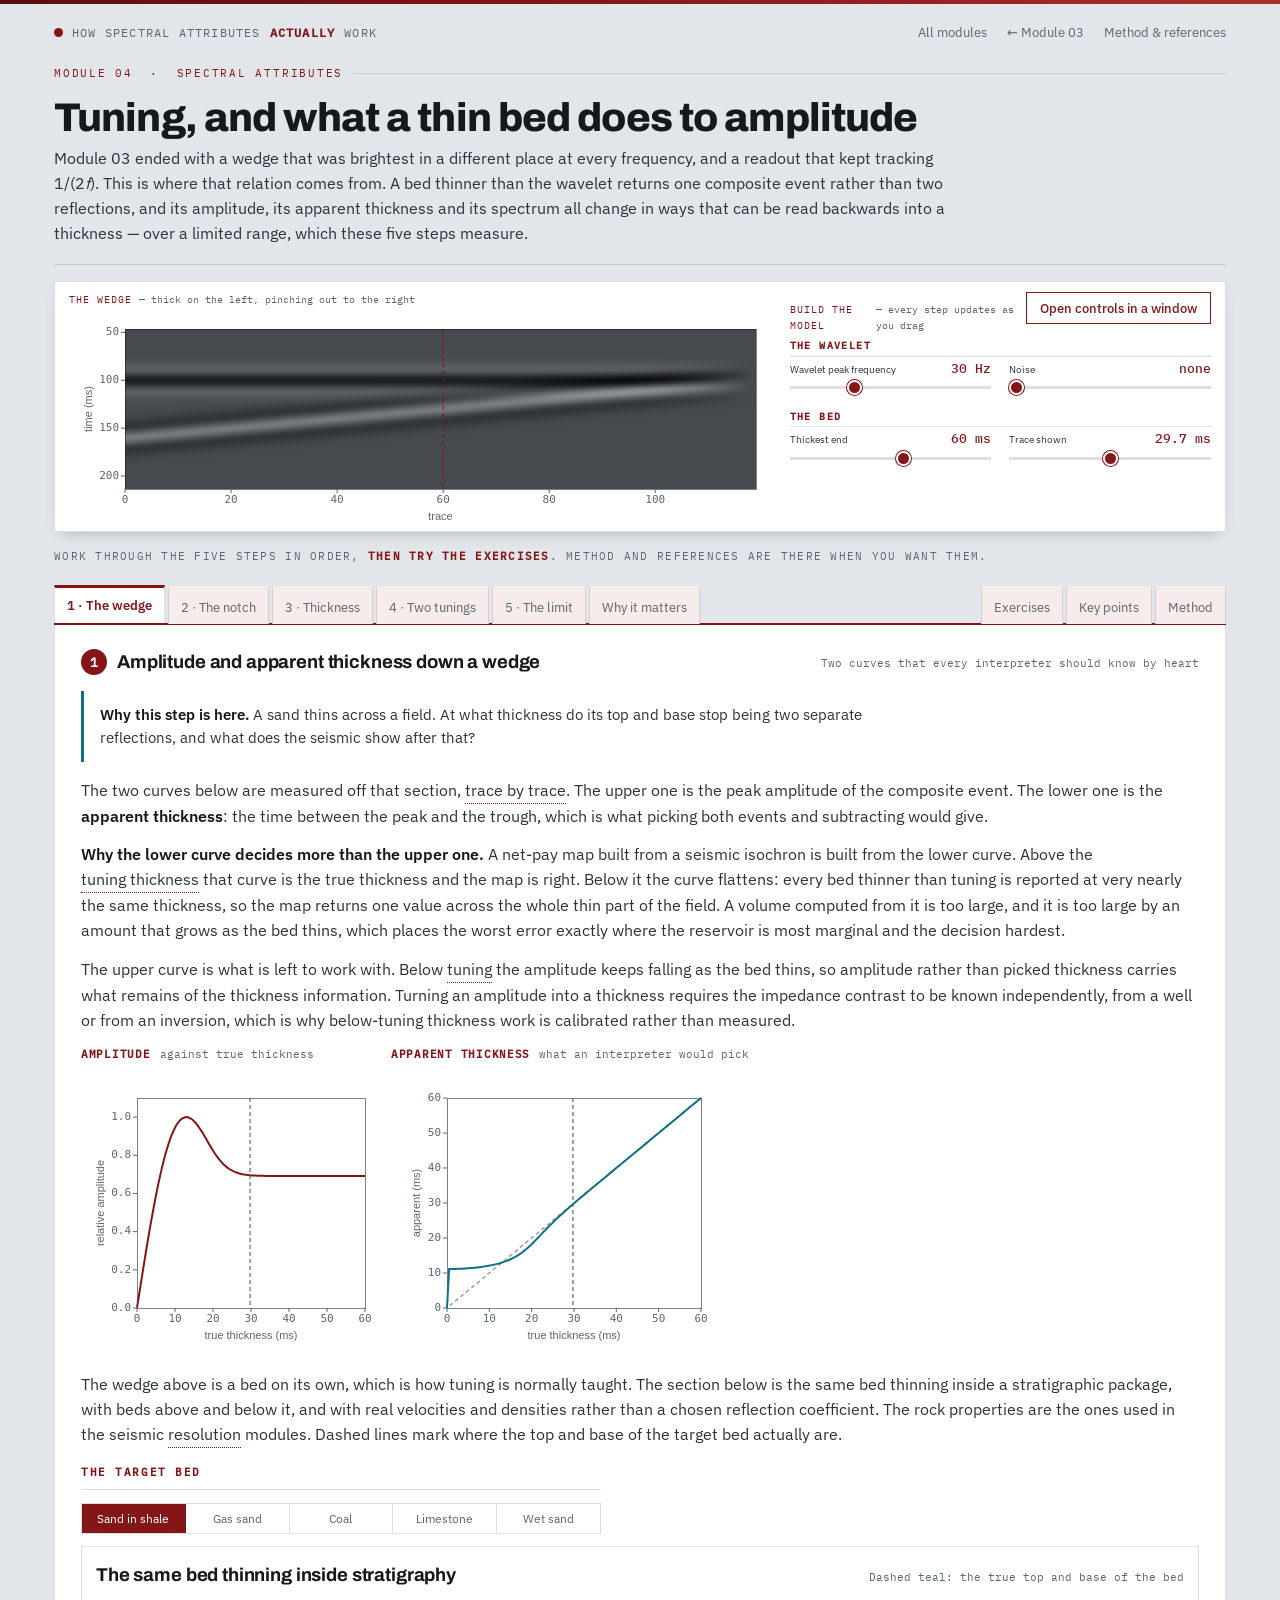
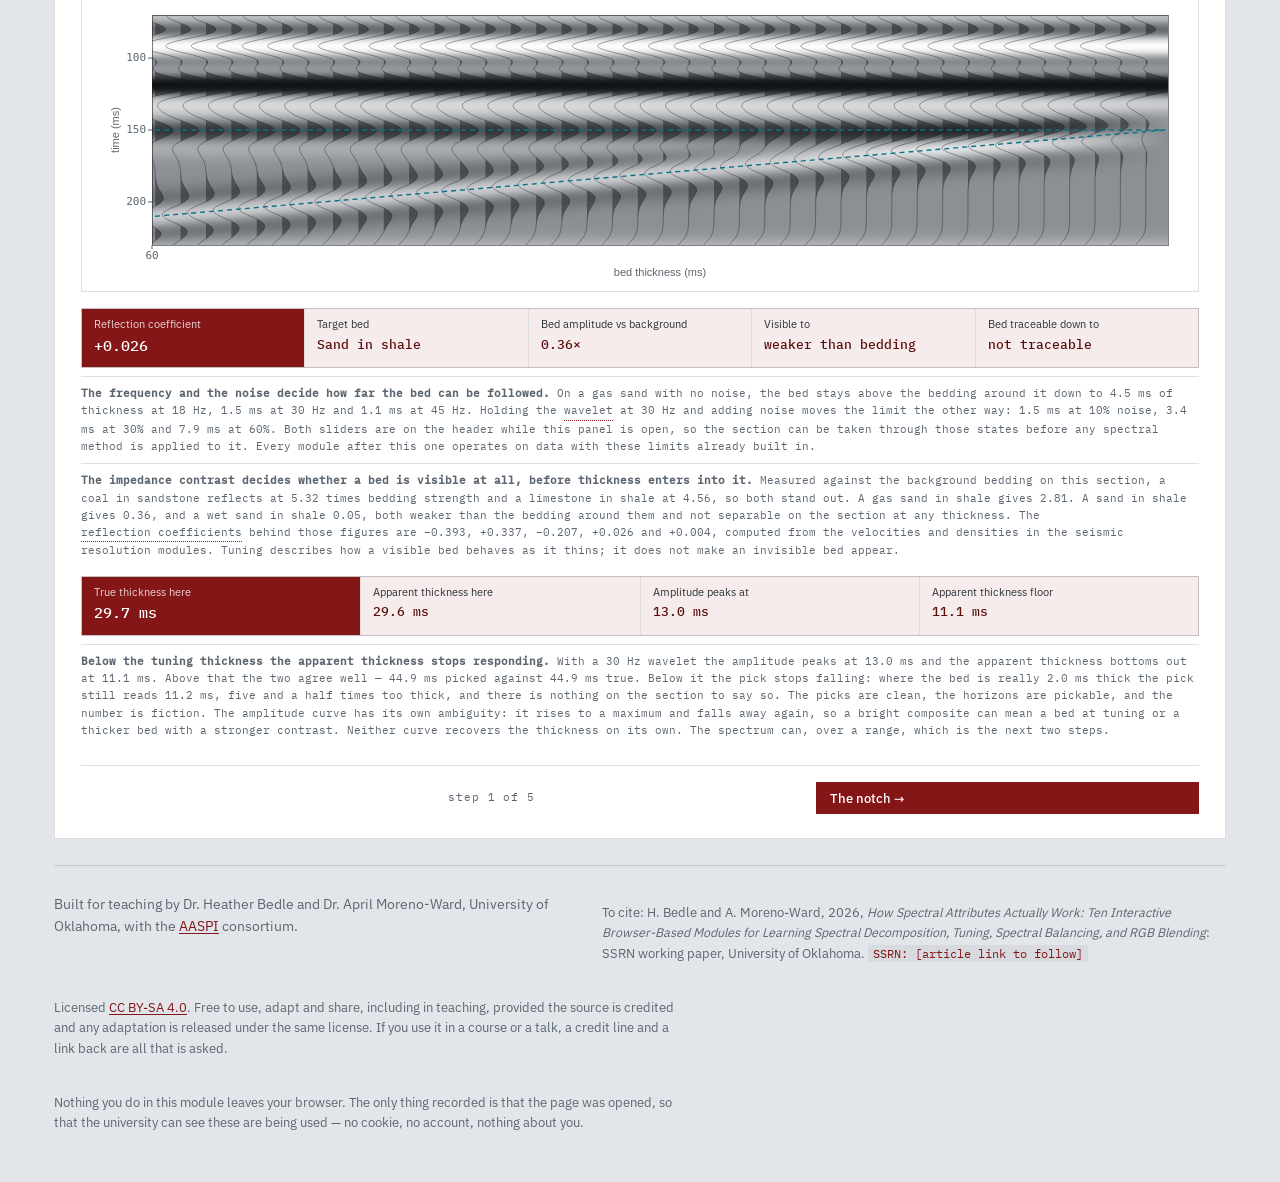
<file: modules/tuning.html>
<!DOCTYPE html>
<html lang="en">
<head>
<meta charset="utf-8">
<meta name="viewport" content="width=device-width, initial-scale=1">
<title>Tuning, and what a thin bed does to amplitude | How Spectral Attributes Actually Work</title>
<meta name="description" content="Where the notch in a thin-bed spectrum comes from, how to read a thickness out of it, why the amplitude tuning thickness and the spectral tuning thickness are different numbers, and where thickness stops being recoverable at all.">
<link rel="stylesheet" href="../assets/fonts.css">
<link rel="stylesheet" href="../assets/style.css">
</head>
<body>

<div class="wrap">
  <header class="masthead">
    <a class="brand" href="../index.html"><span class="dot"></span>How spectral attributes <b>actually</b> work</a>
    <nav>
      <a href="../index.html">All modules</a>
      <a href="components.html">← Module 03</a>
      <a href="#notes">Method &amp; references</a>
    </nav>
  </header>

  <div class="mod-head">
    <p class="eyebrow">Module 04 &nbsp;·&nbsp; Spectral attributes</p>
    <h1>Tuning, and what a thin bed does to amplitude</h1>
    <p class="sub">Module 03 ended with a wedge that was brightest in a different place at every frequency, and a readout that kept tracking 1/(2<i>f</i>). This is where that relation comes from. A bed thinner than the wavelet returns one composite event rather than two reflections, and its amplitude, its apparent thickness and its spectrum all change in ways that can be read backwards into a thickness — over a limited range, which these five steps measure.</p>
  </div>

  <div class="labhead">
    <div class="labgrid">
      <div>
        <p class="cap">The wedge <span>&mdash; thick on the left, pinching out to the right</span></p>
        <canvas id="cHead" aria-label="A wedge model seismic section with the analysis trace marked"></canvas>
      </div>
      <div>
        <p class="cap">Build the model <span>&mdash; every step updates as you drag</span></p>
        <div class="controls" id="winControls">
          <div class="ctl-col">
            <h2>The wavelet</h2>
            <div class="ctl">
              <label for="fd">Wavelet peak frequency <span class="val" id="fdV">30 Hz</span></label>
              <input type="range" data-key="fd" id="fd" min="12" max="70" step="1" value="30">
            </div>
            <div class="ctl">
              <label for="noise">Noise <span class="val" id="noiseV">none</span></label>
              <input type="range" data-key="noise" id="noise" min="0" max="60" step="2" value="0">
            </div>
          </div>
          <div class="ctl-col">
            <h2>The bed</h2>
            <div class="ctl">
              <label for="thick">Thickest end <span class="val" id="thickV">60 ms</span></label>
              <input type="range" data-key="thick" id="thick" min="20" max="90" step="2" value="60">
            </div>
            <div class="ctl">
              <label for="ix">Trace shown <span class="val" id="ixV">30 ms</span></label>
              <input type="range" data-key="ix" id="ix" min="0" max="119" step="1" value="60">
            </div>
          </div>
        </div>
      </div>
    </div>
  </div>

  <p class="tabhint">Work through the five steps in order, <b>then try the exercises</b>.
    Method and references are there when you want them.</p>
  <nav class="tabs" id="tabs" role="tablist" aria-label="Module steps">
    <button role="tab" data-tab="p1" aria-selected="false">1 · The wedge</button>
    <button role="tab" data-tab="p2" aria-selected="false">2 · The notch</button>
    <button role="tab" data-tab="p3" aria-selected="false">3 · Thickness</button>
    <button role="tab" data-tab="p4" aria-selected="false">4 · Two tunings</button>
    <button role="tab" data-tab="p5" aria-selected="false">5 · The limit</button>
    <button role="tab" data-tab="pw" aria-selected="false">Why it matters</button>
    <span class="gap"></span>
    <button role="tab" data-tab="pe" aria-selected="false">Exercises</button>
    <button role="tab" data-tab="pk" aria-selected="false">Key points</button>
    <button role="tab" data-tab="pm" aria-selected="false">Method</button>
  </nav>

  <!-- =============================== STEP 1 =============================== -->
  <section class="tabpane" id="p1" role="tabpanel" hidden>
    <div class="plot-head" style="margin-bottom:14px">
      <h3><span class="stepno">1</span>Amplitude and apparent thickness down a wedge</h3>
      <span class="hint">Two curves that every interpreter should know by heart</span>
    </div>
    <p class="qbox"><b>Why this step is here.</b> A sand thins across a field. At what thickness do its top and base stop being two separate reflections, and what does the seismic show after that?</p>
    <p class="lede">The two curves below are measured off that section, trace by trace. The upper one is the peak amplitude of the composite event. The lower one is the <b>apparent thickness</b>: the time between the peak and the trough, which is what picking both events and subtracting would give.</p>

    <p class="lede"><b>Why the lower curve decides more than the upper one.</b> A net-pay map built from
      a seismic isochron is built from the lower curve. Above the tuning thickness that curve is the true
      thickness and the map is right. Below it the curve flattens: every bed thinner than tuning is
      reported at very nearly the same thickness, so the map returns one value across the whole thin part
      of the field. A volume computed from it is too large, and it is too large by an amount that grows
      as the bed thins, which places the worst error exactly where the reservoir is most marginal and
      the decision hardest.</p>

    <p class="lede">The upper curve is what is left to work with. Below tuning the amplitude keeps
      falling as the bed thins, so amplitude rather than picked thickness carries what remains of the
      thickness information. Turning an amplitude into a thickness requires the impedance contrast to be
      known independently, from a well or from an inversion, which is why below-tuning thickness work is
      calibrated rather than measured.</p>

    <div class="sec-row">
      <div class="panel-col">
        <p class="sublabel"><b>Amplitude</b> <span class="note">against true thickness</span></p>
        <canvas id="c1a" aria-label="Composite amplitude against true bed thickness"></canvas>
      </div>
      <div class="panel-col">
        <p class="sublabel"><b>Apparent thickness</b> <span class="note">what an interpreter would pick</span></p>
        <canvas id="c1b" aria-label="Apparent thickness against true bed thickness"></canvas>
      </div>
    </div>
    <p class="lede" style="margin-top:22px">The wedge above is a bed on its own, which is how tuning is
      normally taught. The section below is the same bed thinning inside a stratigraphic package, with
      beds above and below it, and with real velocities and densities rather than a chosen reflection
      coefficient. The rock properties are the ones used in the seismic resolution modules. Dashed lines
      mark where the top and base of the target bed actually are.</p>
    <div class="ctl-col" style="max-width:520px;margin:0 0 12px">
      <h2>The target bed</h2>
      <div class="seg" id="segLith" role="group" aria-label="Target lithology">
        <button type="button" data-lith="sandInShale">Sand in shale</button>
        <button type="button" data-lith="gasInShale">Gas sand</button>
        <button type="button" data-lith="coalInSand">Coal</button>
        <button type="button" data-lith="limeInShale">Limestone</button>
        <button type="button" data-lith="wetInShale">Wet sand</button>
      </div>
    </div>
    <div class="plot">
      <div class="plot-head">
        <h3>The same bed thinning inside stratigraphy</h3>
        <span class="hint">Dashed teal: the true top and base of the bed</span>
      </div>
      <canvas id="c1s" aria-label="A stratigraphic cross-section with the target bed thinning to a pinch-out"></canvas>
    </div>
    <div class="stats">
      <div class="stat key"><span>Reflection coefficient</span><b id="s1rc">—</b></div>
      <div class="stat"><span>Target bed</span><b id="s1lith">—</b></div>
      <div class="stat"><span>Bed amplitude vs background</span><b id="s1contrast">—</b></div>
      <div class="stat"><span>Visible to</span><b id="s1vis">—</b></div>
      <div class="stat"><span>Bed traceable down to</span><b id="s1trace">—</b></div>
    </div>
    <div class="legend prose">
      <span><b>The frequency and the noise decide how far the bed can be followed.</b> On a gas sand
      with no noise, the bed stays above the bedding around it down to 4.5 ms of thickness at 18 Hz,
      1.5 ms at 30 Hz and 1.1 ms at 45 Hz. Holding the wavelet at 30 Hz and adding noise moves the limit
      the other way: 1.5 ms at 10% noise, 3.4 ms at 30% and 7.9 ms at 60%. Both sliders are on the header
      while this panel is open, so the section can be taken through those states before any spectral
      method is applied to it. Every module after this one operates on data with these limits already
      built in.</span>
    </div>
    <div class="legend prose">
      <span><b>The impedance contrast decides whether a bed is visible at all, before thickness enters
      into it.</b> Measured against the background bedding on this section, a coal in sandstone reflects
      at 5.32 times bedding strength and a limestone in shale at 4.56, so both stand out. A gas sand in
      shale gives 2.81. A sand in shale gives 0.36, and a wet sand in shale 0.05, both weaker than the
      bedding around them and not separable on the section at any thickness. The reflection coefficients
      behind those figures are &minus;0.393, +0.337, &minus;0.207, +0.026 and +0.004, computed from the
      velocities and densities in the seismic resolution modules. Tuning describes how a visible bed
      behaves as it thins; it does not make an invisible bed appear.</span>
    </div>
    <div class="stats">
      <div class="stat key"><span>True thickness here</span><b id="s1true">—</b></div>
      <div class="stat"><span>Apparent thickness here</span><b id="s1app">—</b></div>
      <div class="stat"><span>Amplitude peaks at</span><b id="s1tune">—</b></div>
      <div class="stat"><span>Apparent thickness floor</span><b id="s1floor">—</b></div>
    </div>
    <div class="legend prose">
      <span><b>Below the tuning thickness the apparent thickness stops responding.</b> With a 30 Hz
      wavelet the amplitude peaks at 13.0 ms and the apparent thickness bottoms out at 11.1 ms. Above
      that the two agree well — 44.9 ms picked against 44.9 ms true. Below it the pick stops
      falling: where the bed is really 2.0 ms thick the pick still reads 11.2 ms, five and a half times
      too thick, and there is nothing on the section to say so. The picks are clean, the horizons are
      pickable, and the number is fiction. The amplitude curve has its own ambiguity: it rises to a
      maximum and falls away again, so a bright composite can mean a bed at tuning or a thicker bed with
      a stronger contrast. Neither curve recovers the thickness on its own. The spectrum can, over a
      range, which is the next two steps.</span>
    </div>
  </section>

  <!-- =============================== STEP 2 =============================== -->
  <section class="tabpane" id="p2" role="tabpanel" hidden>
    <div class="plot-head" style="margin-bottom:14px">
      <h3><span class="stepno">2</span>Where the notch comes from</h3>
      <span class="hint">Two reflections, arithmetic, one gap in the spectrum</span>
    </div>
    <p class="qbox"><b>Why this step is here.</b> The spectrum of a trace over a thin bed has holes in it at regular intervals. Is that noise, a processing artifact, or the bed?</p>
    <p class="lede">The mechanism is one frequency at a time. The base reflection is delayed by T relative to the top and carries the opposite polarity. Those two facts together decide whether the pair adds or cancels at each frequency.</p>
    <p class="lede">Where the delay is a whole number of cycles the two arrivals line up crest on crest, and the polarity flip then puts them exactly out of phase, so they cancel. Where the delay is half a cycle the polarity flip brings them into phase and they add. The spectrum therefore alternates between cancellation and reinforcement at a spacing set by T alone.</p>
    <p class="lede">The result is the comb below: notches spaced 1/T apart starting at zero frequency, with the first peak at 1/(2T), halfway between the first two notches. The comb goes on repeating above that, and every one of its peaks is the same height &mdash; 3/(2T), 5/(2T) and so on. Only the wavelet decides which of them is the tallest on the measured spectrum, which is where module 09 picks the story up.</p>

    <div class="plot">
      <div class="plot-head">
        <h3>The spectrum of the trace at the marker</h3>
        <span class="hint">Teal: measured. Gray: the two-spike comb it comes from</span>
      </div>
      <canvas id="c2" aria-label="Amplitude spectrum of the thin-bed trace, with the doublet comb overlaid"></canvas>
    </div>
    <div class="stats">
      <div class="stat key"><span>True thickness</span><b id="s2true">—</b></div>
      <div class="stat"><span>First notch, predicted 1/T</span><b id="s2pred">—</b></div>
      <div class="stat"><span>First notch, measured</span><b id="s2meas">—</b></div>
      <div class="stat"><span>Spectral peak, 1/(2T)</span><b id="s2peak">—</b></div>
    </div>
    <div class="legend prose">
      <span><b>The comb belongs to the bed; the envelope belongs to the wavelet.</b> The gray curve is
      what a pair of spikes 
      <i>T</i> apart would give on their own — pure interference, no wavelet involved. The teal curve is
      the same comb seen through the wavelet's own spectrum, which is why the notches are only visible
      where the wavelet had energy to remove. Push the wavelet's peak frequency down and the higher
      notches disappear, not because the bed changed but because there was nothing there to notch. That is
      the practical limit that matters most here: <b>a notch can only be measured if the recorded
      bandwidth reaches it</b>. The measured notch tracks the prediction closely while it is inside the
      band — 16.5 Hz against a predicted 18.2 on a 55 ms bed, 21.5 against 22.3 at 45 ms, 28.5 against
      28.7 at 35 ms — and then, for beds thinner than about 25 ms, the readout says "out of band" rather
      than guessing, because with a 30 Hz wavelet there is no energy left at 40 Hz for a notch to show
      up in.</span>
    </div>
  </section>

  <!-- =============================== STEP 3 =============================== -->
  <section class="tabpane" id="p3" role="tabpanel" hidden>
    <div class="plot-head" style="margin-bottom:14px">
      <h3><span class="stepno">3</span>Reading thickness back out of a spectrum</h3>
      <span class="hint">Two independent estimates, from the same curve</span>
    </div>
    <p class="qbox"><b>Why this step is here.</b> If the notch positions are set by the bed thickness, can the bed thickness be read back out of them?</p>
    <p class="lede">The panel below tracks both estimates against the truth, all the way down the wedge. Neither works everywhere, and the two ranges over which they do work barely overlap.</p>

    <p class="lede">Which method suits which target follows from the panel. Peak frequency sits at
      1/(2<i>T</i>), so it stays inside the recorded band for beds near and somewhat above the tuning
      thickness: a channel fill, a single amalgamated sand body, a thin carbonate. Notch spacing is
      1/<i>T</i> and needs at least two notches inside the band, which requires a thicker interval:
      a stacked turbidite lobe, a coal-bearing package with well-defined bounding surfaces, a
      shale-encased sand tens of milliseconds thick. Between the two ranges lies a band of thicknesses
      that neither method addresses, and a thickness quoted from within it has been extrapolated rather
      than measured.</p>

    <div class="plot">
      <div class="plot-head">
        <h3>Estimated thickness against true thickness</h3>
        <span class="hint">Gray: the truth. Crimson: from peak frequency. Teal: from notch spacing</span>
      </div>
      <canvas id="c3" aria-label="Thickness estimated from peak frequency and notch spacing against the truth"></canvas>
    </div>
    <div class="stats">
      <div class="stat key"><span>True thickness here</span><b id="s3true">—</b></div>
      <div class="stat"><span>From peak frequency</span><b id="s3fp">—</b></div>
      <div class="stat"><span>From notch spacing</span><b id="s3ns">—</b></div>
      <div class="stat"><span>Works between</span><b id="s3lim">—</b></div>
    </div>
    <div class="legend prose">
      <span><b>Each estimate has a working range, and the two ranges barely overlap.</b> The notch
      estimate is good on thick beds — 52.6 ms read against 49.9 true, 35.1 against 34.8 — and gives up
      below about 25 ms, where the notch has climbed out of the top of the band. Peak frequency is the
      opposite: good between roughly 13 and 28 ms with this wavelet, and failing at both ends, because
      too thick puts 1/(2<i>T</i>) below the wavelet's spectrum and too thin puts it above. Either way
      the answer stops moving: on a thin bed the measured peak reverts to the wavelet's own peak,
      and on a thick bed the next comb peak up, at 3/(2<i>T</i>), has moved into the band and is read
      instead of the first one. Module 09 separates those two cases; here they fail the same way. Notice what
      that means: <b>the range is a property of the wavelet, not of the earth</b>. A 20 Hz wavelet gives
      19.2 to 42.9 ms; a 60 Hz wavelet gives 6.6 to 13.1 ms. Both are about one octave of thickness wide
      — the range slides with the bandwidth but never gets much wider. Which is exactly why the next
      module is about flattening the wavelet out of the way before any of this is attempted.</span>
    </div>
  </section>

  <!-- =============================== STEP 4 =============================== -->
  <section class="tabpane" id="p4" role="tabpanel" hidden>
    <div class="plot-head" style="margin-bottom:14px">
      <h3><span class="stepno">4</span>Two definitions of the tuning thickness</h3>
      <span class="hint">And they are different numbers</span>
    </div>
    <p class="qbox"><b>Why this step is here.</b> Two sources give the tuning thickness of the same 30 Hz wavelet as 13 ms and as 17 ms. Which one is wrong?</p>
    <ul class="lede" style="padding-left:20px">
      <li><b>Amplitude tuning.</b> The thickness at which the composite reflection is brightest — the peak
        of the upper curve in step 1. This is what most people mean when they say a bed is "at tuning."</li>
      <li><b>Spectral tuning.</b> 1/(2<i>f</i>), the thickness implied by the peak of the spectrum. This is
        what module 03's readout was tracking and what every spectral thickness estimate uses.</li>
    </ul>
    <p class="lede">Both are measured below as the wavelet's peak frequency changes. The gap between them is fixed.</p>

    <div class="plot">
      <div class="plot-head">
        <h3>The two tuning thicknesses against wavelet frequency</h3>
        <span class="hint">Crimson: amplitude tuning. Teal: 1/(2·f)</span>
      </div>
      <canvas id="c4" aria-label="Amplitude tuning thickness and spectral tuning thickness against wavelet peak frequency"></canvas>
    </div>
    <div class="stats">
      <div class="stat"><span>Wavelet peak frequency</span><b id="s4f">—</b></div>
      <div class="stat key"><span>Amplitude tuning</span><b id="s4amp">—</b></div>
      <div class="stat"><span>Spectral tuning, 1/(2f)</span><b id="s4spec">—</b></div>
      <div class="stat"><span>Ratio</span><b id="s4rat">—</b></div>
      <div class="stat"><span>Spectral tuning as a wavelength</span><b id="s4wl">—</b></div>
      <div class="stat"><span>Amplitude tuning as a wavelength</span><b id="s4wla">—</b></div>
    </div>
    <div class="legend prose">
      <span><b>1/(2f) in two-way time is the quarter wavelength.</b> Introductory
      courses give the tuning thickness as &lambda;/4, and this page has been giving it
      as 1/(2f), without either statement mentioning the other. They are the same
      number. A wavelength is v/f. A quarter of it is v/(4f), which is a length in the
      ground. Seismic measures two-way time, so a bed v/(4f) thick delays the second
      reflection by 2 &times; v/(4f) &divide; v = 1/(2f). The velocity cancels, which is
      why the seismic version carries no velocity in it and the textbook version does.
      The readouts above express both tuning thicknesses as fractions of a wavelength,
      and the spectral one sits at a quarter whatever the frequency and whatever the
      velocity.</span>
    </div>
    <div class="legend prose">
      <span><b>They differ by a fixed ratio, and neither is wrong.</b> They are answers to two different
      questions. Amplitude tuning asks where constructive interference between two wavelets is strongest,
      which depends on the shape of the wavelet. Spectral tuning asks where the interference comb peaks,
      which depends only on the bed. The second is independent of the wavelet, which is why it is the one
      used for thickness estimation. It is also why two people can quote different tuning thicknesses
      for the same bed, each convinced the other has made an arithmetic error. <b>The
      measured ratio is 0.780</b>, and it holds there across the whole frequency range, because both
      quantities scale as one over the wavelet frequency and their ratio depends only on the wavelet's
      shape. So the disagreement is 22%, systematically, in the same direction every time — worse than a
      random error, because it never averages out. A bed described as being at tuning is ambiguous until it is said which
      tuning.</span>
    </div>
  </section>

  <!-- =============================== STEP 5 =============================== -->
  <section class="tabpane" id="p5" role="tabpanel" hidden>
    <div class="plot-head" style="margin-bottom:14px">
      <h3><span class="stepno">5</span>The floor, and what noise does to it</h3>
      <span class="hint">Where the measurement stops being a measurement</span>
    </div>
    <p class="qbox"><b>Why this step is here.</b> A bed keeps thinning below the tuning thickness. What stops the seismic from following it further?</p>
    <p class="lede">The two traces below are a bed of the chosen thickness and one half as thick, each scaled to the same peak. Taking the thickness down brings the two waveforms together, and the readouts measure how far apart they still are.</p>

    <p class="lede"><b>Where a stratigraphic question stops being answerable.</b> Once two thicknesses
      return the same waveform to within the noise, a single reflection is consistent with a bed of
      either. Whole classes of unit sit permanently in that range: a coal seam, a transgressive lag, a
      crevasse splay, the individual beds of a heterolithic tidal package. They are visible, often
      strikingly so, because a large impedance contrast at small thickness still returns a strong
      reflection. Their thickness is not measurable. Detection and measurement part company here, and
      reading a strong event as a thick one is the specific error this floor produces.</p>

    <div class="ctl" style="max-width:460px;margin:0 0 12px">
      <label for="tthin">Thin bed thickness <span class="val" id="tthinV">6 ms</span></label>
      <input type="range" id="tthin" min="1" max="30" step="1" value="6">
    </div>
    <div class="sec-row">
      <div class="panel-col">
        <p class="sublabel"><b>Two beds, one shape</b> <span class="note">normalized to the same peak</span></p>
        <canvas id="c5a" aria-label="Two thin beds of different thickness, normalized"></canvas>
      </div>
      <div class="panel-col">
        <p class="sublabel"><b>Their spectra</b> <span class="note">where the difference survives</span></p>
        <canvas id="c5b" aria-label="Spectra of the two thin beds"></canvas>
      </div>
    </div>
    <div class="stats">
      <div class="stat key"><span>Waveform difference</span><b id="s5wf">—</b></div>
      <div class="stat"><span>True amplitude ratio</span><b id="s5amp">—</b></div>
      <div class="stat"><span>Peak frequency, thin bed</span><b id="s5pf">—</b></div>
      <div class="stat"><span>Peak frequency, half as thick</span><b id="s5pf2">—</b></div>
    </div>
    <div class="legend prose">
      <span><b>The shape and the spectrum give up together, and that is the real limit.</b> At 24 ms
      against 12 ms the two waveforms differ by 126% and the peak frequencies are 24.9 and 33.2 Hz —
      easily told apart by either route. Halve everything and the difference halves too: 78.5%, then
      42.4%, then 21.6% at 3 ms against 1.5 ms, where the peak frequencies have converged to 36.7 and
      36.8 Hz. A tenth of a hertz apart is not a measurement. Below this point the composite is simply
      the derivative of the wavelet with a scale factor on it, and that scale factor is thickness times
      impedance contrast — one number where there were two. A thin strong bed and a thinner stronger bed
      are the same trace, and nothing recovers them separately. This is Widess's result, and no
      processing has ever gotten around it.</span>
    </div>
  </section>

  <!-- ============================ WHY IT MATTERS =========================== -->
  <section class="tabpane" id="pw" role="tabpanel" hidden>
    <div class="plot-head" style="margin-bottom:14px">
      <h3>Why it matters</h3>
      <span class="hint">Where this shows up in real work</span>
    </div>
    <p class="lede">This module is what turns spectral decomposition from a picture into a measurement, and marks the range over which the measurement holds.</p>
    <ul class="lede" style="padding-left:20px">
      <li><b>Mapping a reservoir too thin to pick.</b> A bed below the picking floor still puts its
        thickness into the spectrum, and a thickness map made that way is a real deliverable — provided
        the target sits inside the working range, which is the first thing to check rather than the
        last.</li>
      <li><b>Not over-reading an amplitude map.</b> A bright spot can be a thicker bed, a stronger
        contrast, or a bed sitting at tuning. Step 1's amplitude curve is why those cannot be separated
        from amplitude alone.</li>
      <li><b>Knowing when a picked isochron is a floor rather than a measurement.</b> Below tuning, the
        pick separation stops responding, and a thickness map made from picks flattens out at a value
        that has nothing to do with the rocks.</li>
      <li><b>Judging whether a survey can answer the question at all.</b> If 1/(2<i>T</i>) for the target
        lies above the recorded bandwidth, no processing recovers it — that is an acquisition answer, not
        a processing one.</li>
      <li><b>Reading someone else's tuning number.</b> Two definitions are in use, and the ratio between
        them is not small.</li>
    </ul>
    <p class="lede"><b>The errors with the largest consequences here.</b> The most damaging is treating a thickness derived from peak frequency as though it had the accuracy of a well tie. It has a working range about one octave of thickness wide, and outside that range it returns a number rather than a warning. The second is quoting a tuning thickness without saying which of the two definitions it is, since the two differ by a fixed ratio and a reader who assumes the other one is out by that much.</p>
    <div class="legend prose">
      <span>The seismic resolution modules approach the same limit from the other side, asking what can be separated rather than what can be measured. Their <b>tuning thickness</b> is the amplitude tuning thickness defined in step 4 here: they measure it at about 1/(2.6<i>f</i>), which is 12.8 ms for a 30 Hz wavelet against the 13.0 ms measured on this page. The two sets are consistent, and Kallweit and Wood (1982) is the source of that coefficient in both.</span>
    </div>
  </section>

  <!-- ============================== EXERCISES ============================= -->
  <section class="tabpane" id="pe" role="tabpanel" hidden>
    <div class="tryit" style="max-width:none">
      <h3>Exercises</h3>
      <ol>
        <li><b>Find the floor in the apparent thickness.</b>
          <em class="point">Why: a picked isochron below this value is reporting the wavelet rather than the bed.</em>
           In step 1, walk the trace slider down the
          wedge from thick to thin, reading the true and apparent thickness at each stop.
          <em class="predict">Before starting: as the bed thins toward its pinch-out, does the picked thickness follow it to zero, stop somewhere, or something else?</em>
          <details class="reveal"><summary>Hint</summary><span class="ans">They track each other closely
            down to about the tuning thickness — 44.9 ms against 44.9 at trace 30 — and then the apparent
            value stops falling and settles on a floor of 11.1 ms. At trace 110, where the bed is really
            4.5 ms, the pick reads 11.3 ms. Below the floor every bed reads the same thickness no matter
            how thin it is. This is why a
            thickness map made by picking a top and a base goes flat over the thin part of a reservoir and
            gives no indication that anything has gone wrong — the picks are still perfectly pickable, and
            the number they produce is meaningless. Raise the wavelet's peak frequency and the floor drops,
            because the floor is a property of the wavelet rather than of the rocks.</span></details></li>
        <li><b>Watch a notch move.</b>
          <em class="point">Why: the notch spacing is set by the bed thickness alone, which is what makes it measurable.</em>
           In step 2, take the trace slider across the wedge and watch the
          first notch.
          <details class="reveal"><summary>Hint</summary><span class="ans">The notch sits at 1/T, so it
            moves up in frequency as the bed thins — slowly over the thick part of the wedge, then faster
            and faster. The measured and predicted values agree closely while the notch is inside the
            wavelet's bandwidth, and the measurement fails once it climbs out the top. Now drop the
            wavelet's peak frequency to 15 Hz and watch how much of the wedge loses its notch entirely.
            The bed has not changed at all. The bandwidth available to interrogate it has.</span></details></li>
        <li><b>Find each estimate's working range.</b>
          <em class="point">Why: each estimator returns a number everywhere and is right over about one octave of thickness.</em>
           In step 3, read the working-range readout, then
          change the wavelet's peak frequency and read it again.
          <details class="reveal"><summary>Hint</summary><span class="ans">With a 30 Hz wavelet the
            peak-frequency estimate is good between 13.1 and 27.7 ms. At 20 Hz that becomes 19.2 to
            42.9 ms, at 45 Hz it is 8.6 to 18.2, and at 60 Hz it is 6.6 to 13.1. Two consequences. First,
            the range slides with the wavelet but stays about one octave of thickness wide, so there is never
            a wide range, only a differently placed one. Second, and more useful: the range is set
            entirely by the wavelet, so it is a fact about the data rather than about the target. A reservoir
            outside that range is not reached by any amount of care with the decomposition.
            Meanwhile the notch estimate covers the thick end, where peak frequency fails. Neither is
            general; together they cover more than either alone.</span></details></li>
        <li><b>Measure the gap between the two tuning definitions.</b>
          <em class="point">Why: a tuning thickness quoted without its definition is ambiguous by a fixed ratio.</em>
           In step 4, take the wavelet peak
          frequency across its range and read the ratio.
          <details class="reveal"><summary>Hint</summary><span class="ans">The ratio stays essentially
            constant while both numbers change by a factor of several — because both scale as one over the
            wavelet frequency, so their ratio is a property of the wavelet's shape rather than of its
            frequency. For a Ricker it is 0.780, and the readout holds at 0.780 from 15 Hz to 60 Hz. The practical consequence is that quoting "the"
            tuning thickness without naming the definition introduces an error of the same size
            as the ratio, systematically and in the same direction every time, which is worse than a random
            error because it never averages out.</span></details></li>
        <li><b>Find three explanations for one bright amplitude.</b>
          <em class="point">Why: a bright amplitude has several causes, and naming one without testing the others is the commonest error in this module.</em>
           In step 1, note the amplitude at
          the tuning thickness. Then think about what else could produce that same brightness on a real
          map, and use the sliders to produce each one.
          <details class="reveal"><summary>Hint</summary><span class="ans">There are at least three. A bed
            sitting at the tuning thickness is brightest by construction. A thicker bed with a larger
            impedance contrast reaches the same amplitude because the reflection coefficients are larger —
            the model here holds them at &plusmn;0.1, but on real data they vary with lithology and fluid.
            And a bed thinner than tuning with a larger contrast does the same. Raise the wavelet's peak
            frequency and the thickness that is brightest moves, without any bed changing at all, which is
            a fourth. The amplitude of a composite reflection is a product of thickness and contrast, and
            a single number cannot separate a product into its two factors. That is why an amplitude map
            alone cannot be read as a thickness map, and how the spectral estimate in step 3 differs: it responds to thickness and not to contrast.</span></details></li>
        <li><b>Fill a notch with noise.</b>
          <em class="point">Why: a notch is an absence of energy, so added noise fills a real one in or leaves a gap where there is none, and the estimate comes back confidently wrong.</em>
           Put the trace slider on a 25 ms bed with step 3 open, then
          raise the noise slider from zero to 60%.
          <details class="reveal"><summary>Hint</summary><span class="ans">The peak-frequency estimate
            barely moves: 20.4 ms at no noise, 21.8 ms at 60%. The notch estimate does something worse
            than degrade — at 30% noise it reports 153.8 ms for a 24.7 ms bed. It has not become vague, it
            has found a dip in the noise and called it a notch, and it reports that with exactly the same
            confidence as a correct answer. This is the difference between an estimator that depends on
            where energy <em>is</em> and one that depends on where energy <em>is not</em>: noise is energy,
            so it can only remove a real notch or manufacture a false one. It is the practical reason
            production thickness estimation leans on peak frequency, even though notch spacing is the
            cleaner idea and the easier one to explain.</span></details></li>
      </ol>
    </div>
  </section>

  <!-- ============================= KEY POINTS ============================= -->
  <section class="tabpane" id="pk" role="tabpanel" hidden>
    <div class="takeaway">
      <h3>Key points</h3>
      <ul>
        <li><b>A thin bed puts a comb in the spectrum.</b> Notches at 1/T, 2/T, 3/T and a maximum at
          1/(2T), produced by interference between the top and base reflections and by nothing else.</li>
        <li><b>That comb is a thickness measurement.</b> Read the peak frequency and invert it, or measure
          the notch spacing, and the bed's thickness falls out — with no need to separate the two
          reflections.</li>
        <li><b>Each estimator has a working range about one octave of thickness wide,</b> set by the
          wavelet rather than by the earth. Peak frequency covers the middle, notch spacing covers thick
          beds, and outside their ranges both report the wavelet's own tuning instead.</li>
        <li><b>Amplitude tuning and spectral tuning are different numbers.</b> For a Ricker wavelet the
          ratio is 0.780 and holds at every frequency, but it is a property of the wavelet's shape, so a
          different wavelet gives a different ratio. Both are called the tuning thickness. Always ask
          which one is meant.</li>
        <li><b>Below tuning, picked thickness stops responding</b> and settles on a floor set by the
          wavelet, with no indication on the section that anything is wrong.</li>
        <li><b>Noise fills real notches and creates false ones.</b> A notch is an absence of
          energy, so added noise either raises the floor inside a real one or leaves a gap where there is
          none, and the answer comes back confident and wrong. Peak frequency is less sensitive to noise,
          because it depends on where the energy is rather than on where it is missing.</li>
      </ul>
    </div>
    <div class="takeaway" style="margin-top:18px">
      <h3>Words introduced here</h3>
      <dl class="terms">
        <dt>wedge model</dt>
        <dd>A bed of constant properties thinning steadily to a pinch-out. The standard test object for
          this subject.</dd>
        <dt>tuning</dt>
        <dd>The interference between the top and base reflections of a bed once they are close enough in
          time to overlap.</dd>
        <dt>apparent thickness</dt>
        <dd>The time between the peak and the trough of the composite event. What picking both events
          would give, which stops responding below the tuning thickness.</dd>
        <dt>amplitude tuning thickness</dt>
        <dd>The bed thickness at which the composite amplitude is greatest. About 1/(2.6<i>f</i>), or
          13.0 ms for a 30 Hz Ricker. This is the quantity the seismic resolution modules call the
          tuning thickness.</dd>
        <dt>quarter wavelength</dt>
    <dd>The usual textbook statement of the tuning thickness. A quarter of
      v/f in the ground, which is 1/(2f) in two-way time, so the two statements
      are the same number and the velocity cancels out of the seismic one.</dd>
    <dt>spectral tuning thickness</dt>
        <dd>1/(2<i>f</i>), the thickness whose spectral peak sits at <i>f</i>. 16.7 ms at 30 Hz. Also
          called the tuning thickness, and a different number.</dd>
        <dt>notch</dt>
        <dd>A frequency at which the top and base reflections cancel. Notches sit at 1/T, 2/T, 3/T for a
          bed of two-way thickness T.</dd>
        <dt>comb</dt>
        <dd>The regular pattern of notches and peaks a thin bed imposes on the spectrum.</dd>
        <dt>Widess limit</dt>
        <dd>The thickness below which the composite waveform stops changing shape and only gets
          quieter.</dd>
      </dl>
    </div>

  </section>

  <!-- =============================== METHOD =============================== -->
  <section class="tabpane" id="pm" role="tabpanel" hidden>
    <div class="plot-head" style="margin-bottom:14px">
      <h3 id="notes">Method</h3>
      <span class="hint">What is computed, and what is left out</span>
    </div>
    <p class="lede"><b>The wedge</b> is 120 traces, each a reflection coefficient of +0.1 at a fixed top
      and &minus;0.1 at a base that steps down linearly to the pinch-out, convolved analytically with a
      zero-phase Ricker. The reflection times are not rounded to the sample grid, so the tuning curves come
      out smooth rather than stair-stepped — an early version that rounded them produced a visibly
      terraced amplitude curve that looked like a real effect.</p>
    <p class="lede"><b>The measured quantities in step 1</b> are read off each trace rather than derived.
      Amplitude is the largest absolute value in the wedge interval. Apparent thickness is the time between
      the maximum and the following minimum, located to sub-sample precision by fitting a parabola through
      the three samples around each extremum, which is what stops the curve from stair-stepping.</p>
    <p class="lede"><b>The spectra</b> are direct discrete Fourier transforms of the trace over a fixed
      window around the wedge, with a Hann taper. The comb drawn in gray behind them is
      2|sin(&pi;<i>fT</i>)|, the closed-form spectrum of two opposite-polarity spikes <i>T</i> apart,
      scaled to the same peak. The first notch is located by walking up the spectrum to the first local
      minimum below a fraction of the running peak, and interpolating.</p>
    <p class="lede"><b>How the peak frequency is picked here, and why it differs from the rest of the
      set.</b> This page takes the tallest maximum of the spectrum wherever it falls. Modules 05 through
      09 instead take the lowest-frequency maximum reaching 70% of the tallest, which is the one that
      inverts to the correct thickness and is what production software approximates with a frequency
      search range. The unguarded version is used here on purpose: it is what lets step 3 show the
      estimate leaving its working range at both ends and reporting a confident wrong number, which a
      guarded picker would hide.</p>
    <p class="lede"><b>Simplifications, stated plainly.</b> The bed is a clean doublet: two isolated
      reflection coefficients, equal and opposite, in a constant background, with nothing above or below
      to interfere. Real intervals have internal layering, gradational contacts, and neighbours close
      enough to add their own interference, all of which put structure in the spectrum that this model
      cannot produce. The wavelet is zero phase and stationary, so nothing here shows what a phase
      rotation or attenuation does to a notch — module 09 returns to the second of those. There is no
      spectral balancing applied anywhere in this module, which is deliberate: it lets module 05 show what
      difference balancing makes by starting from exactly this state. And the noise is band-limited and
      added after convolution, which is the friendliest form noise takes.</p>
    <p class="lede"><b>Where this departs from production software.</b> Production thickness estimation
      does not measure a notch on a single trace. It computes peak frequency at every sample of a
      balanced volume, usually from a wavelet transform or matching pursuit rather than a windowed Fourier
      transform, and maps 1/(2<i>f</i>) over an interval. The single-trace picture here is the mechanism
      behind that, not the workflow. AASPI's <span class="k">thin_bed_decomposition</span> takes a
      different route again, fitting doublets directly to the trace rather than inferring them from a
      spectrum.</p>
    <details class="reveal">
      <summary>References</summary>
      <ul class="lede" style="padding-left:20px">
        <li>Widess, M. B., 1973, How thin is a thin bed?: <em>Geophysics</em>, <b>38</b>,
          1176&ndash;1180.</li>
        <li>Kallweit, R. S., and L. C. Wood, 1982, The limits of resolution of zero-phase wavelets:
          <em>Geophysics</em>, <b>47</b>, 1035&ndash;1046.</li>
        <li>Partyka, G., J. Gridley, and J. Lopez, 1999, Interpretational applications of spectral
          decomposition in reservoir characterization: <em>The Leading Edge</em>, <b>18</b>,
          353&ndash;360.</li>
        <li>Marfurt, K. J., and R. L. Kirlin, 2001, Narrow-band spectral analysis and thin-bed tuning:
          <em>Geophysics</em>, <b>66</b>, 1274&ndash;1283.</li>
        <li>AASPI, <em>Spectral Attributes: Program spec_cwt</em>, University of Oklahoma — for the
          tuning relation and the spectral response of a thin bed.</li>
      </ul>
    </details>
  </section>

  <section class="nextup" id="nextup" hidden>
    <p class="eyebrow">Next up</p>
    <h3>05 · Is that a map of the geology, or of the source wavelet?</h3>
    <p>Every thickness in this module came from a peak frequency. On real data that peak frequency is
      mostly a property of the source wavelet and the overburden, not of the bed — unless something is
      done about it first.</p>
    <a class="btn ghost" href="balancing.html">Module 05 →</a>
  </section>

  <div class="pager" id="pager" hidden>
    <a class="btn ghost" href="components.html">← Module 03: what comes out of a decomposition</a>
    <a class="btn ghost" href="../index.html">All modules</a>
    <a class="btn ghost" href="balancing.html">Module 05: spectral balancing →</a>
  </div>

  <footer>
    <div class="foot-grid">
      <p>Built for teaching by Dr. Heather Bedle and Dr. April Moreno-Ward, University of Oklahoma, with
        the <a href="https://www.ou.edu/mcee/labs/aaspi">AASPI</a> consortium.</p>
      <p class="lic">To cite: H. Bedle and A. Moreno-Ward, 2026, <i>How Spectral Attributes Actually
        Work: Ten Interactive Browser-Based Modules for Learning Spectral Decomposition, Tuning, Spectral Balancing, and RGB Blending</i>: SSRN working paper, University of Oklahoma.
        <span class="k">SSRN: [article link to follow]</span></p>
      <p class="lic">Licensed <a href="https://creativecommons.org/licenses/by-sa/4.0/">CC BY-SA 4.0</a>.
        Free to use, adapt and share, including in teaching, provided the source is credited and any
        adaptation is released under the same license. If you use it in a course or a talk, a credit line
        and a link back are all that is asked.</p>
      <p class="lic">Nothing you do in this module leaves your browser. The only thing recorded is that
        the page was opened, so that the university can see these are being used &mdash; no cookie, no
        account, nothing about you.</p>
    </div>
  </footer>
</div>

<script src="../assets/count.js"></script>
<script src="../assets/popout.js"></script>
<script src="../assets/panelout.js"></script>
<script src="../assets/glossary.js"></script>
<script src="../assets/seismic.js"></script>
<script src="../assets/strata.js"></script>
<script src="../assets/spectral.js"></script>
<script>
(function () {
  'use strict';

  if (typeof SEIS === 'undefined' || typeof SPEC === 'undefined') {
    const missing = [];
    if (typeof SEIS === 'undefined') missing.push('assets/seismic.js');
    if (typeof SPEC === 'undefined') missing.push('assets/spectral.js');
    const el = document.createElement('div');
    el.setAttribute('style', 'background:#841617;color:#fff;padding:14px 18px;margin:16px 0;' +
      'font:13px/1.6 ui-monospace,Menlo,monospace');
    el.textContent = 'This module could not load ' + missing.join(' and ') +
      '. It expects them one directory up, at ../assets/, and file names are ' +
      'case-sensitive on GitHub Pages.';
    const w = document.querySelector('.wrap');
    (w || document.body).insertBefore(el, w ? w.firstChild : null);
    return;
  }

  const $ = (id) => document.getElementById(id);
  const clamp = (v, a, b) => Math.max(a, Math.min(b, v));
  const visible = (id) => { const el = $(id); return el && !el.hidden; };
  const CRIM = '#841617', TEAL = '#0B7285', SLATE = '#5C6670';

  const DT = 0.0005;                 // 0.5 ms, so notches up to 1000 Hz are safe
  const NT = 700;                    // 350 ms of record
  const NX = 120;
  const T0 = 0.100;                  // top of the bed, fixed
  const RTOP = 0.1, RBOT = -0.1;
  const FMAX = 160;                  // fixed frequency axis
  const SFREQS = [];
  for (let f = 1; f <= FMAX; f += 0.5) SFREQS.push(f);

  const DEF = { fd: 30, noise: 0, thick: 60, ix: 60, tthin: 6, lith: 'sandInShale', tab: 'p1' };
  let S = SEIS.readState(DEF);

  const CAN_LINK = location.protocol !== 'file:';
  const saveState = () => {
    if (!CAN_LINK) return;
    try { SEIS.writeState(S, DEF); } catch (e) { /* nothing shareable */ }
  };

  /* =====================================================================
     THE WEDGE
     Reflection times are analytic, never rounded to the sample grid: an
     early version that rounded produced a visibly terraced tuning curve.
     ===================================================================== */
  let WEDGE = null, WKEY = '';
  function wedge() {
    const key = [S.fd, S.thick, S.noise].join('|');
    if (WEDGE && WKEY === key) return WEDGE;
    const wav = SEIS.makeWavelet({ type: 'ricker', f: S.fd });
    const rnd = SEIS.mulberry32(1234);
    const traces = [], thick = new Float64Array(NX);
    for (let ix = 0; ix < NX; ix++) {
      const T = (1 - ix / (NX - 1)) * (S.thick / 1000);
      thick[ix] = T;
      const tr = new Float64Array(NT);
      for (let i = 0; i < NT; i++) {
        const t = i * DT;
        tr[i] = RTOP * wav.fn(t - T0) + RBOT * wav.fn(t - (T0 + T));
      }
      if (S.noise > 0) {
        // band-limited noise, so it lives where the signal lives
        const raw = new Float64Array(NT);
        for (let i = 0; i < NT; i++) raw[i] = rnd() * 2 - 1;
        const sm = new Float64Array(NT);
        for (let i = 1; i < NT - 1; i++) {
          sm[i] = (raw[i - 1] + raw[i] + raw[i + 1]) / 3;
        }
        let rms = 0;
        for (let i = 0; i < NT; i++) rms += sm[i] * sm[i];
        rms = Math.sqrt(rms / NT) || 1;
        /* Scale to the reflection actually on the trace, not to the input spike.
           Scaled to the spike, 30% noise was a fraction of that on a tuned
           composite and never came close to filling a notch. */
        let pk = 0;
        for (let i = 0; i < NT; i++) pk = Math.max(pk, Math.abs(tr[i]));
        const amp = (S.noise / 100) * (pk || Math.abs(RTOP));
        for (let i = 0; i < NT; i++) tr[i] += (amp / rms) * sm[i];
      }
      traces.push(tr);
    }
    WEDGE = { traces, thick };
    WKEY = key;
    return WEDGE;
  }
  function traceAt(ix) { return wedge().traces[clamp(Math.round(ix), 0, NX - 1)]; }
  function thickAt(ix) { return wedge().thick[clamp(Math.round(ix), 0, NX - 1)]; }

  // the analysis window: the wedge interval plus a wavelet's worth either side
  function winIdx() {
    const pad = 1.6 / S.fd;
    const a = Math.max(0, Math.round((T0 - pad) / DT));
    const b = Math.min(NT, Math.round((T0 + S.thick / 1000 + pad) / DT));
    return [a, b];
  }

  function spectrumOfTrace(tr) {
    const [a, b] = winIdx();
    const n = b - a;
    const w = new Float64Array(n);
    let wsum = 0;
    for (let k = 0; k < n; k++) { w[k] = 0.5 * (1 - Math.cos(2 * Math.PI * k / (n - 1))); wsum += w[k]; }
    const norm = wsum > 0 ? 2 / wsum : 0;
    const out = [];
    for (const f of SFREQS) {
      let re = 0, im = 0;
      for (let k = 0; k < n; k++) {
        const t = (a + k) * DT;
        const v = tr[a + k] * w[k];
        const ang = 2 * Math.PI * f * t;
        re += v * Math.cos(ang); im -= v * Math.sin(ang);
      }
      out.push({ f, a: Math.hypot(re, im) * norm });
    }
    return out;
  }

  function peakFreqOf(pts) {
    let j = 0;
    for (let k = 1; k < pts.length; k++) if (pts[k].a > pts[j].a) j = k;
    if (j > 0 && j < pts.length - 1) {
      const y0 = pts[j - 1].a, y1 = pts[j].a, y2 = pts[j + 1].a;
      const den = y0 - 2 * y1 + y2;
      if (Math.abs(den) > 1e-16) return pts[j].f + 0.5 * ((y0 - y2) / den) * 0.5;
    }
    return pts[j].f;
  }

  /* The lowest-frequency genuine notch.

     An earlier version started at the spectral peak and walked upward. That is
     wrong whenever the bed is thick: the measured peak is the WAVELET's peak,
     which on a 55 ms bed already sits above the first notch at 18 Hz, so the
     search skipped it and confidently reported the second notch instead — a
     thickness exactly half the truth.

     Instead, scan upward from the bottom and take the first local minimum that
     is genuinely deep, meaning far below both of the local maxima flanking it,
     with both of those maxima carrying real energy. */
  function firstNotch(pts) {
    let gmax = 0;
    for (const p of pts) gmax = Math.max(gmax, p.a);
    if (gmax <= 0) return null;
    for (let k = 2; k < pts.length - 2; k++) {
      if (!(pts[k].a < pts[k - 1].a && pts[k].a <= pts[k + 1].a)) continue;
      // the flanking maxima
      let lo = pts[k].a, hi = pts[k].a;
      for (let j = k - 1; j >= 0; j--) { if (pts[j].a < pts[j + 1].a) break; lo = pts[j].a; }
      for (let j = k + 1; j < pts.length; j++) { if (pts[j].a < pts[j - 1].a) break; hi = pts[j].a; }
      const flank = Math.min(lo, hi);
      if (flank < 0.12 * gmax) continue;          // no energy either side: not usable
      if (pts[k].a < 0.35 * flank) return pts[k].f;
    }
    return null;
  }

  // sub-sample extremum by parabola through three points
  function refine(tr, i) {
    const y0 = tr[i - 1], y1 = tr[i], y2 = tr[i + 1];
    const den = y0 - 2 * y1 + y2;
    if (Math.abs(den) < 1e-16) return i * DT;
    return (i + 0.5 * (y0 - y2) / den) * DT;
  }

  function traceStats(tr) {
    const [a, b] = winIdx();
    let iMax = a + 1, iMin = a + 1;
    for (let i = a + 1; i < b - 1; i++) {
      if (tr[i] > tr[iMax]) iMax = i;
      if (tr[i] < tr[iMin]) iMin = i;
    }
    const amp = Math.max(Math.abs(tr[iMax]), Math.abs(tr[iMin]));
    const tMax = refine(tr, iMax), tMin = refine(tr, iMin);
    return { amp, apparent: Math.abs(tMin - tMax) };
  }

  /* Curves down the wedge, cached: several steps read the same ones. */
  let CURVE = null, CKEY = '';
  function curves() {
    const key = [S.fd, S.thick, S.noise].join('|');
    if (CURVE && CKEY === key) return CURVE;
    const w = wedge();
    const amp = [], app = [], fp = [], ns = [];
    for (let ix = 0; ix < NX; ix++) {
      const st = traceStats(w.traces[ix]);
      amp.push(st.amp); app.push(st.apparent * 1000);
      const sp = spectrumOfTrace(w.traces[ix]);
      const pf = peakFreqOf(sp);
      fp.push(pf > 0 ? 1000 / (2 * pf) : NaN);
      const nf = firstNotch(sp);
      ns.push(nf ? 1000 / nf : NaN);
    }
    CURVE = { amp, app, fp, ns, thick: w.thick };
    CKEY = key;
    return CURVE;
  }

  /* =====================================================================
     DRAWING
     ===================================================================== */
  const M = { l: 56, r: 16, t: 16, b: 34 };
  function boxOf(w, h) { return { x: M.l, y: M.t, w: w - M.l - M.r, h: h - M.t - M.b }; }
  function contentWidth(el) {
    const p = el.parentElement || el;
    const cs = getComputedStyle(p);
    return Math.max(240, p.clientWidth - parseFloat(cs.paddingLeft) - parseFloat(cs.paddingRight));
  }
  /* An estimate outside the plotted range is not a reading. series() clamps to
     the axis, which would draw a wild value as though it were exactly 0 or
     exactly TMAX and produce the flat-topped spikes that used to reach the
     frame. Gapping the line says "no answer here", which is the truth. */
  function onScale(ys, lo, hi) {
    return ys.map((v) => (isFinite(v) && v >= lo && v <= hi ? v : NaN));
  }
  function series(ctx, rect, xs, ys, x0, x1, y0, y1, color, width, dash) {
    ctx.save();
    ctx.beginPath();
    ctx.lineWidth = width || 1.7;
    ctx.strokeStyle = color;
    if (dash) ctx.setLineDash(dash);
    let started = false;
    for (let i = 0; i < xs.length; i++) {
      if (!isFinite(ys[i]) || xs[i] < x0 || xs[i] > x1) { started = false; continue; }
      const X = rect.x + ((xs[i] - x0) / (x1 - x0)) * rect.w;
      const Y = rect.y + rect.h - ((clamp(ys[i], y0, y1) - y0) / (y1 - y0)) * rect.h;
      if (!started) { ctx.moveTo(X, Y); started = true; } else ctx.lineTo(X, Y);
    }
    ctx.stroke();
    ctx.restore();
  }
  function marker(ctx, rect, x, x0, x1, color) {
    const X = rect.x + ((x - x0) / (x1 - x0)) * rect.w;
    if (X < rect.x || X > rect.x + rect.w) return;
    SEIS.dashedLine(ctx, X, rect.y, X, rect.y + rect.h, color, [4, 3], 1.2);
  }
  function drawField(ctx, rect, get, nx, ny, cmap) {
    const off = document.createElement('canvas');
    off.width = nx; off.height = ny;
    const octx = off.getContext('2d');
    const img = octx.createImageData(nx, ny);
    for (let iy = 0; iy < ny; iy++) {
      for (let ix = 0; ix < nx; ix++) {
        const c = cmap(get(ix, iy));
        const o = (iy * nx + ix) * 4;
        img.data[o] = c[0]; img.data[o + 1] = c[1]; img.data[o + 2] = c[2]; img.data[o + 3] = 255;
      }
    }
    octx.putImageData(img, 0, 0);
    ctx.save();
    ctx.imageSmoothingEnabled = true;
    ctx.drawImage(off, rect.x, rect.y, rect.w, rect.h);
    ctx.restore();
    SEIS.frame(ctx, rect);
  }

  /* ------------------------------------------------------------- header */
  function drawHeader() {
    const el = $('cHead');
    if (!el) return;
    const w = contentWidth(el), h = 210;
    const ctx = SEIS.fitCanvas(el, w, h);
    ctx.clearRect(0, 0, w, h);
    const rect = boxOf(w, h);
    const wd = wedge();
    const [a, b] = winIdx();
    let mx = 0;
    for (let ix = 0; ix < NX; ix++) {
      for (let i = a; i < b; i++) mx = Math.max(mx, Math.abs(wd.traces[ix][i]));
    }
    mx = mx || 1;
    drawField(ctx, rect, (ix, iy) => 0.5 + 0.5 * clamp(wd.traces[ix][a + iy] / mx, -1, 1),
      NX, b - a, SEIS.COLORMAPS.gray);
    SEIS.axisBottom(ctx, rect, 0, NX - 1, 'trace', (v) => v.toFixed(0), { ticks: 6 });
    SEIS.axisLeft(ctx, rect, a * DT * 1000, b * DT * 1000, 'time (ms)', (v) => v.toFixed(0), { ticks: 5, down: true });
    marker(ctx, rect, S.ix, 0, NX - 1, CRIM);
  }

  /* ------------------------------------------------------------- step 1 */
  function drawStep1() {
    const a = $('c1a'), b = $('c1b');
    if (!a || !b) return;
    const c = curves();
    const xs = [];
    for (let ix = 0; ix < NX; ix++) xs.push(c.thick[ix] * 1000);
    const TMAX = S.thick;
    const h = 260;

    const wA = contentWidth(a);
    const cA = SEIS.fitCanvas(a, wA, h);
    cA.clearRect(0, 0, wA, h);
    const rA = boxOf(wA, h);
    let mxA = 0;
    for (const v of c.amp) mxA = Math.max(mxA, v);
    SEIS.frame(cA, rA);
    series(cA, rA, xs, c.amp.map((v) => v / (mxA || 1)), 0, TMAX, 0, 1.1, CRIM, 2);
    SEIS.axisBottom(cA, rA, 0, TMAX, 'true thickness (ms)', (v) => v.toFixed(0), { ticks: 6 });
    SEIS.axisLeft(cA, rA, 0, 1.1, 'relative amplitude', (v) => v.toFixed(1), { ticks: 5 });
    marker(cA, rA, thickAt(S.ix) * 1000, 0, TMAX, SLATE);

    const wB = contentWidth(b);
    const cB = SEIS.fitCanvas(b, wB, h);
    cB.clearRect(0, 0, wB, h);
    const rB = boxOf(wB, h);
    SEIS.frame(cB, rB);
    // the truth, for comparison: apparent should equal true above tuning
    series(cB, rB, xs, xs, 0, TMAX, 0, TMAX, 'rgba(92,102,112,0.6)', 1.6, [4, 3]);
    series(cB, rB, xs, onScale(c.app, 0, TMAX), 0, TMAX, 0, TMAX, TEAL, 2);
    SEIS.axisBottom(cB, rB, 0, TMAX, 'true thickness (ms)', (v) => v.toFixed(0), { ticks: 6 });
    SEIS.axisLeft(cB, rB, 0, TMAX, 'apparent (ms)', (v) => v.toFixed(0), { ticks: 5 });
    marker(cB, rB, thickAt(S.ix) * 1000, 0, TMAX, SLATE);

    /* Where the amplitude curve peaks, and where apparent thickness bottoms out.

       The peak is refined by a parabola through the three traces around the
       maximum, for the same reason the peak of a spectrum is: the wedge is a
       grid of 120 traces, so its spacing is half a millisecond at the default
       thickest end, and reporting the nearest node put the amplitude tuning
       thickness of a 30 Hz Ricker at 13.1 ms when the true value is 13.0. The
       readouts elsewhere in the set, and verify-volume.js, measure 13.0. */
    let bi = 0;
    for (let ix = 0; ix < NX; ix++) if (c.amp[ix] > c.amp[bi]) bi = ix;
    let tuneMs = c.thick[bi] * 1000;
    if (bi > 0 && bi < NX - 1) {
      const y0 = c.amp[bi - 1], y1 = c.amp[bi], y2 = c.amp[bi + 1];
      const den = y0 - 2 * y1 + y2;
      if (Math.abs(den) > 1e-16) {
        const d = 0.5 * (y0 - y2) / den;                       // in traces
        tuneMs = (c.thick[bi] + d * (c.thick[bi + 1] - c.thick[bi])) * 1000;
      }
    }
    /* Take the floor over traces that have a reflection in them. At the very
       pinch-out the trace is identically zero, its maximum and minimum land on
       the same sample, and the apparent thickness reads 0 ms — which is not a
       floor, it is an absence. */
    let amax = 0;
    for (const v of c.amp) amax = Math.max(amax, v);
    let floor = Infinity;
    for (let ix = 0; ix < NX; ix++) {
      if (c.amp[ix] < 0.02 * amax) continue;
      if (isFinite(c.app[ix]) && c.app[ix] > 0) floor = Math.min(floor, c.app[ix]);
    }
    $('s1true').textContent = (thickAt(S.ix) * 1000).toFixed(1) + ' ms';
    $('s1app').textContent = c.app[clamp(Math.round(S.ix), 0, NX - 1)].toFixed(1) + ' ms';
    $('s1tune').textContent = tuneMs.toFixed(1) + ' ms';
    $('s1floor').textContent = isFinite(floor) ? floor.toFixed(1) + ' ms' : '—';
  }

  /* RMS amplitude of the background bedding on a section, measured on the
     traces in a window above the target rather than from the reflection
     coefficients. It has to be an amplitude, in the same units as the noise
     RMS, because the target is required to stand above whichever of the two is
     larger. Comparing an amplitude against a raw reflection coefficient is what
     made the traceability figure improve when noise was added. */
  function bgOf(sec) {
    const lo = Math.round(0.075 / sec.dt), hi = Math.round(0.115 / sec.dt);
    let sum = 0, n = 0;
    for (let ix = 0; ix < sec.nx; ix++) {
      for (let i = lo; i < hi; i++) { const v = sec.traces[ix][i]; sum += v * v; n++; }
    }
    return Math.sqrt(sum / (n || 1));
  }

  /* The same thinning bed inside stratigraphy, built from the shared rock
     table in assets/strata.js. The wedge above it is the clean two-reflector
     case; this is what the same bed looks like with beds around it and with
     the impedance contrast its lithology actually gives. */
  function drawStrata() {
    const el = $('c1s');
    if (!el) return;
    const sec = STRATA.buildSection({
      nx: 160, nt: 700, dt: DT, f: S.fd, target: S.lith,
      thickL: S.thick, thickR: 0, tTarget: 0.150, noise: S.noise,
    });
    const i0 = Math.round(0.070 / DT), i1 = Math.round((0.170 + S.thick / 1000) / DT);
    const h = 280;
    const w = contentWidth(el);
    const ctx = SEIS.fitCanvas(el, w, h);
    ctx.clearRect(0, 0, w, h);
    const rect = boxOf(w, h);
    SEIS.drawSectionPanel(ctx, sec.traces, rect, {
      i0, i1, dt: DT, xlabel: 'bed thickness (ms)', xmin: S.thick, xmax: 0,
    });
    STRATA.markTarget(ctx, sec, rect, i0, i1, TEAL);

    /* How the bed's own reflection compares with the bedding around it. Below
       about 1 it cannot be picked out, whatever its thickness. */
    let bg = 0;
    for (const L of sec.layers) bg = Math.max(bg, Math.abs(L.r));
    const strongest = Math.max(Math.abs(sec.rcTop), Math.abs(sec.rcBase));
    const ratio = bg ? strongest / bg : Infinity;

    $('s1rc').textContent = (sec.rcTop >= 0 ? '+' : '') + sec.rcTop.toFixed(3);
    $('s1lith').textContent = sec.targetName + ' in ' + sec.hostName.toLowerCase();
    $('s1contrast').textContent = isFinite(ratio) ? ratio.toFixed(2) + '×' : '—';
    $('s1vis').textContent = ratio >= 2 ? 'clearly'
      : ratio >= 1 ? 'about as strong as bedding' : 'weaker than bedding';

    /* The thinnest part of the bed that can still be followed across the
       section, as a signal-to-noise test.

       A first attempt compared the peak amplitude in the target window against
       the mean amplitude away from it, on the noisy section. That measure fails
       under noise: noise raises the window peak as well as the background, and
       a noise spike inside the window satisfies the test on its own. It
       reported a buried bed as traceable everywhere, which is the opposite of
       the truth. The test below separates the two properly by building the
       section a second time with the same seed and no noise, so the difference
       between the two is the noise itself, and the clean build is the signal. */
    const clean = S.noise > 0 ? STRATA.buildSection({
      nx: 160, nt: 700, dt: DT, f: S.fd, target: S.lith,
      thickL: S.thick, thickR: 0, tTarget: 0.150, noise: 0,
    }) : sec;

    let nz = 0, nn = 0;
    if (S.noise > 0) {
      for (let ix = 0; ix < sec.nx; ix++) {
        for (let i = 0; i < sec.nt; i++) {
          const d = sec.traces[ix][i] - clean.traces[ix][i];
          nz += d * d; nn++;
        }
      }
      nz = Math.sqrt(nz / (nn || 1));
    }

    /* The bed has to stand above the bedding around it AND above the noise,
       so the floor is whichever of the two is larger. */
    const floor = 2 * Math.max(bgOf(clean), nz);
    const wTop = Math.round(clean.targetTop / DT);
    const pad = Math.round(0.008 / DT);
    let thinnest = null;
    for (let ix = 0; ix < clean.nx; ix++) {
      const T = clean.thickness[ix];
      const lo = Math.max(0, wTop - pad);
      const hi = Math.min(clean.nt, wTop + Math.round(T / DT) + pad);
      let sig = 0;
      for (let i = lo; i < hi; i++) sig = Math.max(sig, Math.abs(clean.traces[ix][i]));
      if (sig > floor) thinnest = T;
    }
    $('s1trace').textContent = thinnest === null ? 'not traceable'
      : (thinnest * 1000).toFixed(1) + ' ms';
  }

  /* ------------------------------------------------------------- step 2 */
  function drawStep2() {
    const el = $('c2');
    if (!el) return;
    const w = contentWidth(el), h = 320;
    const ctx = SEIS.fitCanvas(el, w, h);
    ctx.clearRect(0, 0, w, h);
    const rect = boxOf(w, h);
    const tr = traceAt(S.ix), T = thickAt(S.ix);
    const sp = spectrumOfTrace(tr);
    let mx = 0;
    for (const p of sp) mx = Math.max(mx, p.a);
    mx = mx || 1;

    SEIS.frame(ctx, rect);
    // the pure interference comb, scaled to sit behind the measured spectrum
    if (T > 0) {
      const cf = [], cy = [];
      for (const p of sp) { cf.push(p.f); cy.push(SPEC.doubletSpectrum(p.f, T) / 2); }
      series(ctx, rect, cf, cy, 0, FMAX, 0, 1.1, 'rgba(92,102,112,0.55)', 1.5);
    }
    series(ctx, rect, sp.map((p) => p.f), sp.map((p) => p.a / mx), 0, FMAX, 0, 1.1, TEAL, 2);
    SEIS.axisBottom(ctx, rect, 0, FMAX, 'frequency (Hz)', (v) => v.toFixed(0), { ticks: 8 });
    SEIS.axisLeft(ctx, rect, 0, 1.1, 'relative amplitude', (v) => v.toFixed(1), { ticks: 5 });

    if (T > 0) {
      for (let n = 1; n <= 4; n++) {
        const f = n / T;
        if (f < FMAX) marker(ctx, rect, f, 0, FMAX, 'rgba(132,22,23,0.55)');
      }
      const fp = 1 / (2 * T);
      if (fp < FMAX) {
        marker(ctx, rect, fp, 0, FMAX, CRIM);
        const X = rect.x + (fp / FMAX) * rect.w;
        SEIS.tag(ctx, X + 5, rect.y + 6, '1/(2T)', CRIM);
      }
    }

    const meas = firstNotch(sp);
    $('s2true').textContent = (T * 1000).toFixed(1) + ' ms';
    $('s2pred').textContent = T > 0 ? (1 / T).toFixed(1) + ' Hz' : '—';
    $('s2meas').textContent = meas ? meas.toFixed(1) + ' Hz' : 'out of band';
    $('s2peak').textContent = T > 0 ? (1 / (2 * T)).toFixed(1) + ' Hz' : '—';
  }

  /* ------------------------------------------------------------- step 3 */
  function drawStep3() {
    const el = $('c3');
    if (!el) return;
    const w = contentWidth(el), h = 320;
    const ctx = SEIS.fitCanvas(el, w, h);
    ctx.clearRect(0, 0, w, h);
    const rect = boxOf(w, h);
    const c = curves();
    const xs = [];
    for (let ix = 0; ix < NX; ix++) xs.push(c.thick[ix] * 1000);
    const TMAX = S.thick;

    SEIS.frame(ctx, rect);
    series(ctx, rect, xs, xs, 0, TMAX, 0, TMAX, 'rgba(92,102,112,0.65)', 2.4, [5, 4]);
    series(ctx, rect, xs, onScale(c.fp, 0, TMAX), 0, TMAX, 0, TMAX, CRIM, 2);
    series(ctx, rect, xs, onScale(c.ns, 0, TMAX), 0, TMAX, 0, TMAX, TEAL, 2);
    SEIS.axisBottom(ctx, rect, 0, TMAX, 'true thickness (ms)', (v) => v.toFixed(0), { ticks: 6 });
    SEIS.axisLeft(ctx, rect, 0, TMAX, 'estimated (ms)', (v) => v.toFixed(0), { ticks: 5 });
    marker(ctx, rect, thickAt(S.ix) * 1000, 0, TMAX, SLATE);

    const ix = clamp(Math.round(S.ix), 0, NX - 1);
    /* The estimate is good over a BAND of thicknesses, not below a limit. Too
       thick and 1/(2T) drops out of the bottom of the wavelet's spectrum; too
       thin and it climbs out of the top. Either way the measured peak reverts to
       the wavelet's own peak and the answer stops moving. Report both ends. */
    let thin = NaN, thick = NaN;
    for (let k = NX - 1; k >= 0; k--) {
      const t = c.thick[k] * 1000;
      if (t <= 0) continue;
      if (isFinite(c.fp[k]) && Math.abs(c.fp[k] - t) / t < 0.2) { thin = t; break; }
    }
    for (let k = 0; k < NX; k++) {
      const t = c.thick[k] * 1000;
      if (t <= 0) continue;
      if (isFinite(c.fp[k]) && Math.abs(c.fp[k] - t) / t < 0.2) { thick = t; break; }
    }
    $('s3true').textContent = (thickAt(S.ix) * 1000).toFixed(1) + ' ms';
    $('s3fp').textContent = isFinite(c.fp[ix]) ? c.fp[ix].toFixed(1) + ' ms' : '—';
    $('s3ns').textContent = isFinite(c.ns[ix]) ? c.ns[ix].toFixed(1) + ' ms' : 'out of band';
    $('s3lim').textContent = (isFinite(thin) && isFinite(thick))
      ? thin.toFixed(1) + '\u2013' + thick.toFixed(1) + ' ms' : '—';
  }

  /* ------------------------------------------------------------- step 4 */
  /* Amplitude tuning for one wavelet frequency: the thickness at which a
     doublet response is brightest, found by scanning thickness directly.

     Both tuning thicknesses scale as one over the wavelet frequency, so their
     ratio is a constant of the wavelet shape and the module says so. Scanning
     on a 0.25 ms grid with the amplitude read off the 1 ms sample grid did not
     return that constant: at 45 Hz, where the doublet tunes at under 9 ms, the
     ratio came out 0.787 against 0.780 everywhere else, so a quantity the
     module calls fixed appeared to drift. Both maxima are now interpolated
     with a parabola, the same way step 1 refines its reading off the wedge,
     and the ratio holds at 0.779 to 0.780 across the range. */
  function ampTuning(fd) {
    const wav = SEIS.makeWavelet({ type: 'ricker', f: fd });
    const STEP = 0.25;
    /* The brightness of one thickness, refined off the sample grid. The
       waveform peak is found on the 1 ms grid and then interpolated with a
       parabola through the sample either side of it, because sampling the
       amplitude every millisecond quantizes the brightness and a 45 Hz
       doublet tunes at under 9 ms, where that quantization is the whole
       difference between two neighboring thicknesses. */
    const bright = (Tms) => {
      const T = Tms / 1000;
      let mx = -1, prev = 0, at = 0, before = 0, after = 0;
      let last = 0;
      for (let t = T0 - 0.03; t <= T0 + T + 0.03; t += DT) {
        const v = Math.abs(RTOP * wav.fn(t - T0) + RBOT * wav.fn(t - (T0 + T)));
        if (v > mx) { mx = v; at = t; before = prev; }
        else if (at === last) { /* nothing */ }
        prev = v;
        last = t;
      }
      // the sample after the peak
      after = Math.abs(RTOP * wav.fn(at + DT - T0) + RBOT * wav.fn(at + DT - (T0 + T)));
      const den = before - 2 * mx + after;
      if (den < 0) {
        const d = 0.5 * (before - after) / den;
        return mx - 0.25 * (before - after) * d;
      }
      return mx;
    };
    let best = -1, bestT = 0;
    for (let Tms = 0.5; Tms <= 60; Tms += STEP) {
      const mx = bright(Tms);
      if (mx > best) { best = mx; bestT = Tms; }
    }
    const a = bright(bestT - STEP), c = bright(bestT + STEP);
    const den = a - 2 * best + c;
    if (den < 0) bestT += STEP * 0.5 * (a - c) / den;
    return bestT;
  }

  function drawStep4() {
    const el = $('c4');
    if (!el) return;
    const w = contentWidth(el), h = 320;
    const ctx = SEIS.fitCanvas(el, w, h);
    ctx.clearRect(0, 0, w, h);
    const rect = boxOf(w, h);
    const fs = [], ta = [], ts = [];
    for (let f = 12; f <= 70; f += 2) {
      fs.push(f); ta.push(ampTuning(f)); ts.push(1000 / (2 * f));
    }
    SEIS.frame(ctx, rect);
    series(ctx, rect, fs, ta, 12, 70, 0, 45, CRIM, 2.2);
    series(ctx, rect, fs, ts, 12, 70, 0, 45, TEAL, 2.2);
    SEIS.axisBottom(ctx, rect, 12, 70, 'wavelet peak frequency (Hz)', (v) => v.toFixed(0), { ticks: 6 });
    SEIS.axisLeft(ctx, rect, 0, 45, 'tuning thickness (ms)', (v) => v.toFixed(0), { ticks: 5 });
    marker(ctx, rect, S.fd, 12, 70, SLATE);

    const at = ampTuning(S.fd), st = 1000 / (2 * S.fd);
    $('s4f').textContent = S.fd.toFixed(0) + ' Hz';
    $('s4amp').textContent = at.toFixed(1) + ' ms';
    $('s4spec').textContent = st.toFixed(1) + ' ms';
    /* The same two thicknesses expressed as a fraction of a wavelength. A bed of
       two-way thickness T at velocity v is v*T/2 long in the ground, and the
       wavelength is v/f, so the fraction is f*T/2 and the velocity drops out. */
    const frac = (ms) => (S.fd * (ms / 1000)) / 2;
    $('s4wl').textContent = '\u03bb/' + (1 / frac(st)).toFixed(1);
    $('s4wla').textContent = '\u03bb/' + (1 / frac(at)).toFixed(1);
    $('s4rat').textContent = (at / st).toFixed(3);
  }

  /* ------------------------------------------------------------- step 5 */
  function thinTrace(Tms) {
    const wav = SEIS.makeWavelet({ type: 'ricker', f: S.fd });
    const T = Tms / 1000;
    const tr = new Float64Array(NT);
    for (let i = 0; i < NT; i++) {
      const t = i * DT;
      tr[i] = RTOP * wav.fn(t - T0) + RBOT * wav.fn(t - (T0 + T));
    }
    return tr;
  }

  function drawStep5() {
    const a = $('c5a'), b = $('c5b');
    if (!a || !b) return;
    const T1 = S.tthin, T2 = S.tthin / 2;
    const trA = thinTrace(T1), trB = thinTrace(T2);
    const nrm = (tr) => {
      let mx = 0;
      for (let i = 0; i < NT; i++) mx = Math.max(mx, Math.abs(tr[i]));
      return { mx, v: Array.from(tr, (x) => x / (mx || 1)) };
    };
    const nA = nrm(trA), nB = nrm(trB);

    const h = 260;
    const wA = contentWidth(a);
    const cA = SEIS.fitCanvas(a, wA, h);
    cA.clearRect(0, 0, wA, h);
    const rA = boxOf(wA, h);
    const xs = [];
    for (let i = 0; i < NT; i++) xs.push(i * DT * 1000);
    SEIS.frame(cA, rA);
    const Y0 = rA.y + rA.h / 2;
    SEIS.dashedLine(cA, rA.x, Y0, rA.x + rA.w, Y0, 'rgba(92,102,112,0.45)', [3, 3], 1);
    const t1 = (T0 - 0.05) * 1000, t2 = (T0 + 0.09) * 1000;
    series(cA, rA, xs, nA.v, t1, t2, -1.15, 1.15, CRIM, 2.6);
    series(cA, rA, xs, nB.v, t1, t2, -1.15, 1.15, TEAL, 1.6);
    SEIS.axisBottom(cA, rA, t1, t2, 'time (ms)', (v) => v.toFixed(0), { ticks: 5 });
    SEIS.axisLeft(cA, rA, -1.15, 1.15, 'normalized', (v) => v.toFixed(1), { ticks: 5 });

    const spA = spectrumOfTrace(trA), spB = spectrumOfTrace(trB);
    let mA = 0, mB = 0;
    for (const p of spA) mA = Math.max(mA, p.a);
    for (const p of spB) mB = Math.max(mB, p.a);
    const wB = contentWidth(b);
    const cB = SEIS.fitCanvas(b, wB, h);
    cB.clearRect(0, 0, wB, h);
    const rB = boxOf(wB, h);
    SEIS.frame(cB, rB);
    series(cB, rB, spA.map((p) => p.f), spA.map((p) => p.a / (mA || 1)), 0, FMAX, 0, 1.1, CRIM, 2.2);
    series(cB, rB, spB.map((p) => p.f), spB.map((p) => p.a / (mB || 1)), 0, FMAX, 0, 1.1, TEAL, 1.7);
    SEIS.axisBottom(cB, rB, 0, FMAX, 'frequency (Hz)', (v) => v.toFixed(0), { ticks: 6 });
    SEIS.axisLeft(cB, rB, 0, 1.1, 'relative amplitude', (v) => v.toFixed(1), { ticks: 5 });

    // how different are the two shapes, once amplitude is taken out of it
    const [ia, ib] = winIdx();
    let diff = 0;
    for (let i = ia; i < ib; i++) diff = Math.max(diff, Math.abs(nA.v[i] - nB.v[i]));
    $('s5wf').textContent = (100 * diff).toFixed(1) + '%';
    $('s5amp').textContent = (nA.mx / (nB.mx || 1)).toFixed(2) + '×';
    $('s5pf').textContent = peakFreqOf(spA).toFixed(1) + ' Hz';
    $('s5pf2').textContent = peakFreqOf(spB).toFixed(1) + ' Hz';
  }

  /* =====================================================================
     PLUMBING
     ===================================================================== */
  function syncLabels() {
    $('fdV').textContent = S.fd + ' Hz';
    $('noiseV').textContent = S.noise === 0 ? 'none' : S.noise + '%';
    $('thickV').textContent = S.thick + ' ms';
    $('ixV').textContent = (thickAt(S.ix) * 1000).toFixed(1) + ' ms';
    $('tthinV').textContent = S.tthin + ' ms';
    ['fd', 'noise', 'thick', 'ix', 'tthin'].forEach((k) => {
      const el = $(k);
      if (el && String(S[k]) !== el.value) el.value = S[k];
    });
    document.querySelectorAll('#segLith button').forEach((b) => {
      const on = b.dataset.lith === S.lith;
      b.setAttribute('aria-pressed', on);
      b.classList.toggle('on', on);
    });
  }

  function drawAll() {
    const lab = document.querySelector('.labhead');
    if (lab && !lab.hidden) drawHeader();
    if (visible('p1')) { drawStep1(); drawStrata(); }
    if (visible('p2')) drawStep2();
    if (visible('p3')) drawStep3();
    if (visible('p4')) drawStep4();
    if (visible('p5')) drawStep5();
  }

  const PANES = ['p1', 'p2', 'p3', 'p4', 'p5', 'pw', 'pe', 'pk', 'pm'];
  const STEPNAMES = {
    p1: 'The wedge', p2: 'The notch', p3: 'Thickness', p4: 'Two tunings',
    p5: 'The limit', pw: 'Why it matters', pe: 'Exercises', pk: 'Key points', pm: 'Method',
  };

  function buildStepNav() {
    PANES.forEach((id, i) => {
      const pane = $(id);
      if (!pane || pane.querySelector('.stepnav')) return;
      const prev = PANES[i - 1], next = PANES[i + 1];
      const nav = document.createElement('div');
      nav.className = 'stepnav';
      const mk = (target, text, ghost) => {
        const b = document.createElement('button');
        b.type = 'button';
        b.className = 'btn' + (ghost ? ' ghost' : '') + ' small';
        b.textContent = text;
        b.addEventListener('click', () => {
          showTab(target);
          const t = document.querySelector('.tabhint');
          if (t && t.scrollIntoView) t.scrollIntoView({ behavior: 'smooth', block: 'start' });
        });
        return b;
      };
      nav.appendChild(prev ? mk(prev, '\u2190 ' + STEPNAMES[prev], true)
                           : document.createElement('span'));
      const where = document.createElement('span');
      where.className = 'where';
      where.textContent = i < 5 ? 'step ' + (i + 1) + ' of 5' : STEPNAMES[id];
      nav.appendChild(where);
      nav.appendChild(next ? mk(next, STEPNAMES[next] + ' \u2192')
                           : document.createElement('span'));
      pane.appendChild(nav);
    });
  }

  function showTab(id) {
    PANES.forEach((q) => { const el = $(q); if (el) el.hidden = q !== id; });
    document.querySelectorAll('#tabs button').forEach((b) => {
      b.setAttribute('aria-selected', b.dataset.tab === id);
    });
    const lab = document.querySelector('.labhead');
    // steps 4 and 5 do not use the wedge, so the section would only mislead
    if (lab) lab.hidden = !(id === 'p1' || id === 'p2' || id === 'p3' || id === 'p4' || id === 'p5');
    /* The forward link lives on the pager. Show it once the reader has reached
       the exercises, not only on the two reference tabs — a student who works
       the exercises and stops used to have no way on to the next module. */
    const done = (id === 'pe' || id === 'pk' || id === 'pm');
    if ($('nextup')) $('nextup').hidden = !(id === 'pk' || id === 'pm');
    if ($('pager')) $('pager').hidden = !done;
    S.tab = id;
    drawAll();
    saveState();
  }
  document.querySelectorAll('#tabs button').forEach((b) => {
    b.addEventListener('click', () => showTab(b.dataset.tab));
  });

  document.querySelectorAll('#segLith button').forEach((b) => {
    b.addEventListener('click', () => {
      S.lith = b.dataset.lith;
      syncLabels(); drawAll(); saveState();
    });
  });

  document.addEventListener('input', (ev) => {
    const t = ev.target;
    if (!t || t.tagName !== 'INPUT') return;
    const id = t.id;
    if (!(id in DEF)) return;
    S[id] = parseFloat(t.value);
    syncLabels(); drawAll(); saveState();
  });

  let rt;
  window.addEventListener('resize', () => { clearTimeout(rt); rt = setTimeout(drawAll, 140); });

  buildStepNav();
  syncLabels();
  showTab(PANES.indexOf(S.tab) >= 0 ? S.tab : 'p1');
})();
</script>
</body>
</html>
</file>
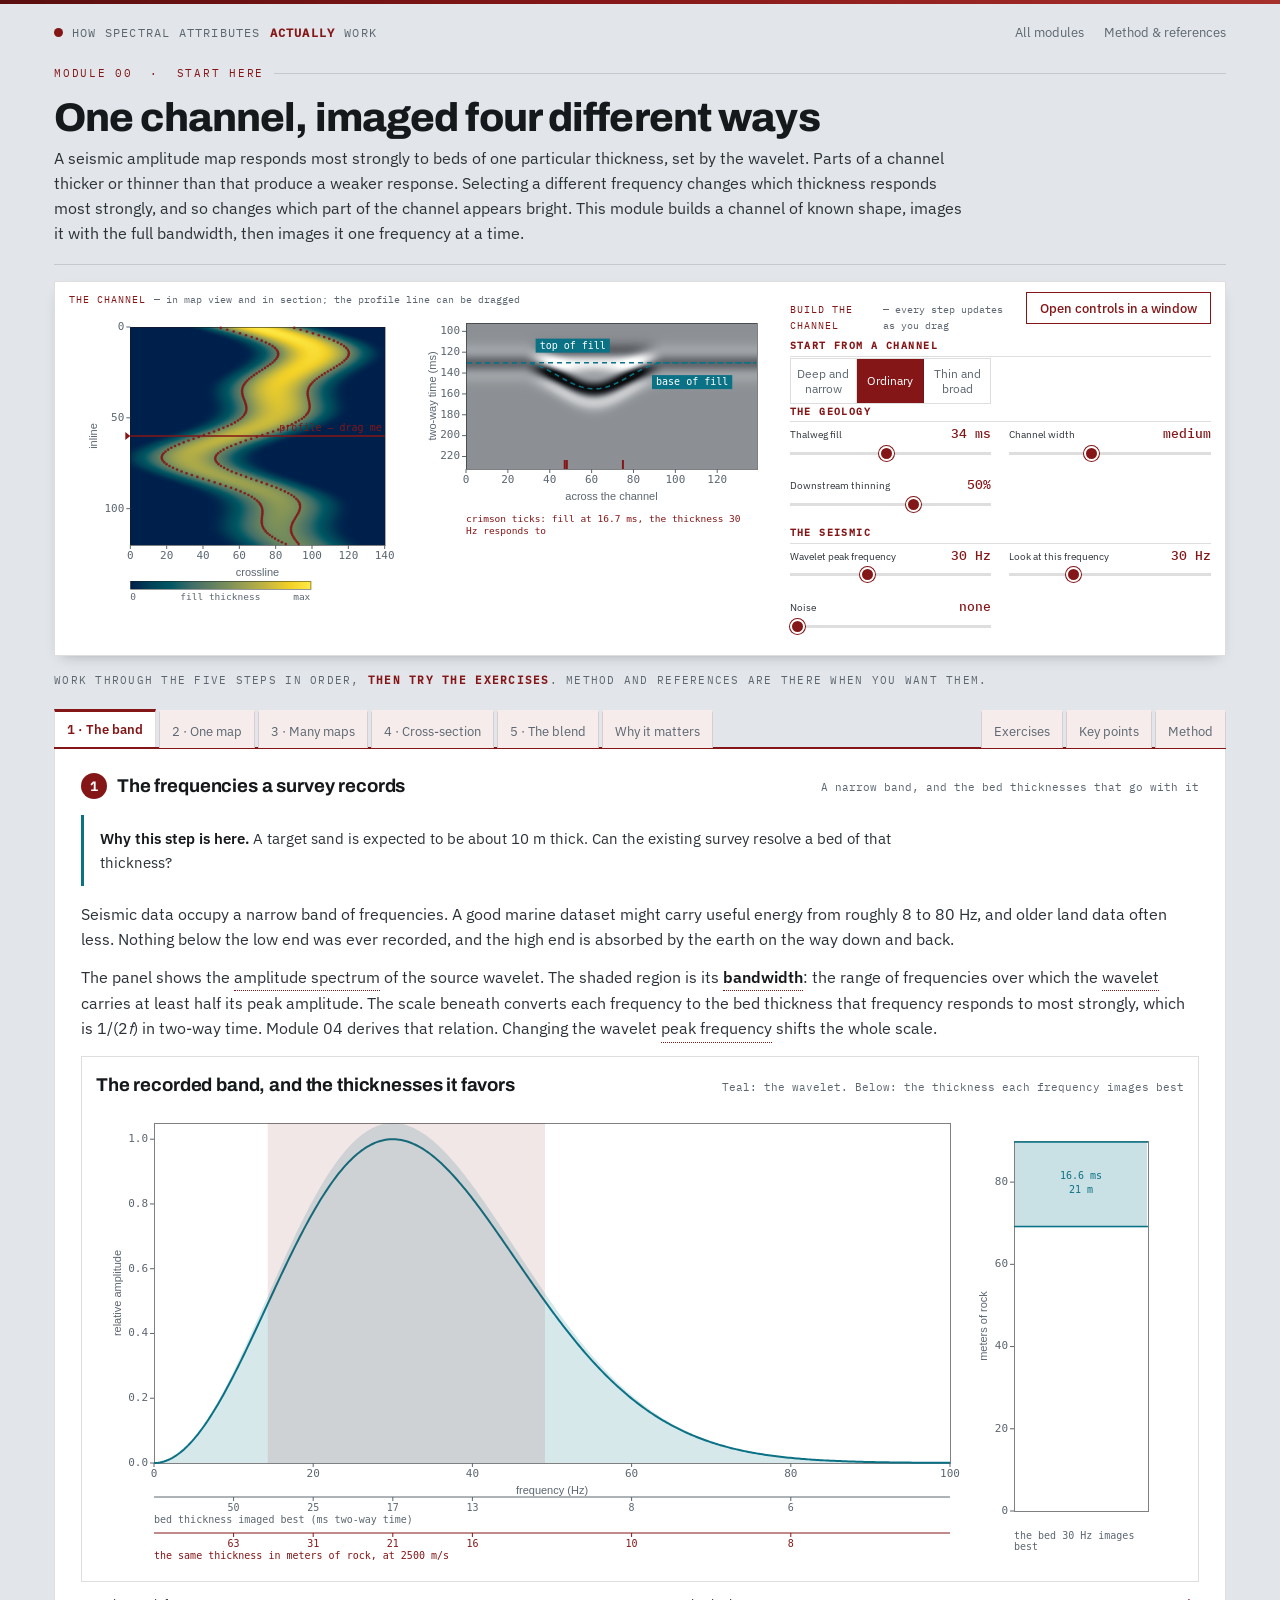
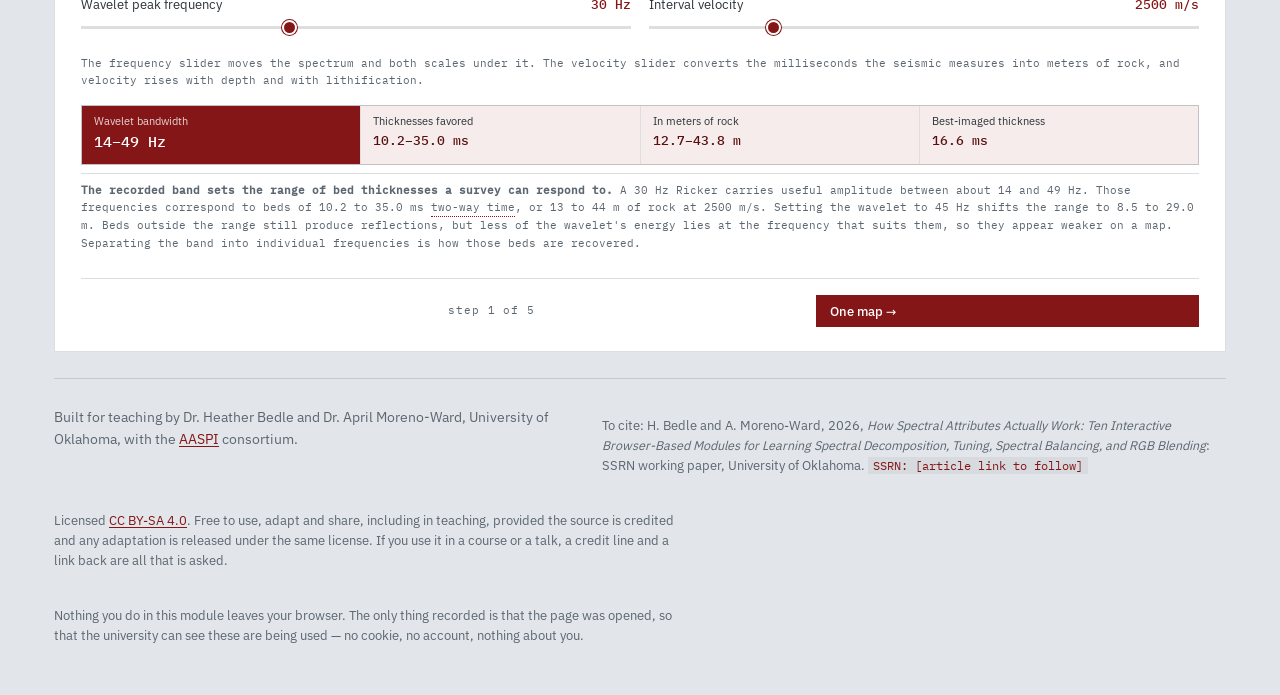
<file: modules/why.html>
<!DOCTYPE html>
<html lang="en">
<head>
<meta charset="utf-8">
<meta name="viewport" content="width=device-width, initial-scale=1">
<title>One channel, imaged four different ways | How Spectral Attributes Actually Work</title>
<meta name="description" content="A channel imaged conventionally and then frequency by frequency. What band seismic data carries, what bed thickness each frequency images best, and what three frequencies together show that one amplitude map does not.">
<link rel="stylesheet" href="../assets/fonts.css">
<link rel="stylesheet" href="../assets/style.css">
</head>
<body>

<div class="wrap">
  <header class="masthead">
    <a class="brand" href="../index.html"><span class="dot"></span>How spectral attributes <b>actually</b> work</a>
    <nav>
      <a href="../index.html">All modules</a>
      <a href="#notes">Method &amp; references</a>
    </nav>
  </header>

  <div class="mod-head">
    <p class="eyebrow">Module 00 &nbsp;·&nbsp; Start here</p>
    <h1>One channel, imaged four different ways</h1>
    <p class="sub">A seismic amplitude map responds most strongly to beds of one particular thickness, set by the wavelet. Parts of a channel thicker or thinner than that produce a weaker response. Selecting a different frequency changes which thickness responds most strongly, and so changes which part of the channel appears bright. This module builds a channel of known shape, images it with the full bandwidth, then images it one frequency at a time.</p>
  </div>

  <div class="labhead">
    <div class="labgrid">
      <div>
        <p class="cap">The channel <span>&mdash; in map view and in section; the profile line can be dragged</span></p>
        <div class="headpair">
          <!-- Each canvas sits in its own cell. The modules size a canvas from
               its parent element's width, so two canvases sharing one grid
               container would each be given the width of the whole container
               and would overlap. -->
          <div><canvas id="cHead" aria-label="Thickness map of the modeled channel, with a draggable profile line"></canvas></div>
          <div><canvas id="cHeadSec" aria-label="Seismic section along the profile line, with the top and base of the fill marked"></canvas></div>
        </div>
      </div>
      <div>
        <p class="cap">Build the channel <span>&mdash; every step updates as you drag</span></p>
        <div class="controls" id="winControls">
          <div class="ctl-col">
            <h2>Start from a channel</h2>
            <div class="seg" id="segPreset" role="group" aria-label="Channel shapes">
              <button type="button" data-thick="52" data-wide="50" data-taper="20">Deep and narrow</button>
              <button type="button" data-thick="34" data-wide="80" data-taper="50">Ordinary</button>
              <button type="button" data-thick="16" data-wide="130" data-taper="20">Thin and broad</button>
            </div>
            <p class="hint-line" style="margin:6px 0 0">Three shapes worth comparing. Each sets the three
              sliders below; all of them can then be moved.</p>
          </div>
          <div class="ctl-col">
            <h2>The geology</h2>
            <div class="ctl">
              <label for="thick">Thalweg fill <span class="val" id="thickV">34 ms</span></label>
              <input type="range" data-key="thick" id="thick" min="10" max="60" step="2" value="34">
            </div>
            <div class="ctl">
              <label for="wide">Channel width <span class="val" id="wideV">medium</span></label>
              <input type="range" data-key="wide" id="wide" min="40" max="140" step="5" value="80">
            </div>
            <div class="ctl">
              <label for="taper">Downstream thinning <span class="val" id="taperV">50%</span></label>
              <input type="range" data-key="taper" id="taper" min="0" max="80" step="5" value="50">
            </div>
          </div>
          <div class="ctl-col">
            <h2>The seismic</h2>
            <div class="ctl">
              <label for="fd">Wavelet peak frequency <span class="val" id="fdV">30 Hz</span></label>
              <input type="range" data-key="fd" id="fd" min="15" max="55" step="1" value="30">
            </div>
            <div class="ctl">
              <label for="fc">Look at this frequency <span class="val" id="fcV">30 Hz</span></label>
              <input type="range" data-key="fc" id="fc" min="8" max="80" step="1" value="30">
            </div>
            <div class="ctl">
              <label for="noise">Noise <span class="val" id="noiseV">none</span></label>
              <input type="range" data-key="noise" id="noise" min="0" max="40" step="2" value="0">
            </div>
          </div>
        </div>
      </div>
    </div>
  </div>

  <p class="tabhint">Work through the five steps in order, <b>then try the exercises</b>.
    Method and references are there when you want them.</p>
  <nav class="tabs" id="tabs" role="tablist" aria-label="Module steps">
    <button role="tab" data-tab="p1" aria-selected="false">1 · The band</button>
    <button role="tab" data-tab="p2" aria-selected="false">2 · One map</button>
    <button role="tab" data-tab="p3" aria-selected="false">3 · Many maps</button>
    <button role="tab" data-tab="p4" aria-selected="false">4 · Cross-section</button>
    <button role="tab" data-tab="p5" aria-selected="false">5 · The blend</button>
    <button role="tab" data-tab="pw" aria-selected="false">Why it matters</button>
    <span class="gap"></span>
    <button role="tab" data-tab="pe" aria-selected="false">Exercises</button>
    <button role="tab" data-tab="pk" aria-selected="false">Key points</button>
    <button role="tab" data-tab="pm" aria-selected="false">Method</button>
  </nav>

  <!-- =============================== STEP 1 =============================== -->
  <section class="tabpane" id="p1" role="tabpanel" hidden>
    <div class="plot-head" style="margin-bottom:14px">
      <h3><span class="stepno">1</span>The frequencies a survey records</h3>
      <span class="hint">A narrow band, and the bed thicknesses that go with it</span>
    </div>

    <p class="qbox"><b>Why this step is here.</b> A target sand is expected to be about 10 m thick. Can the existing survey resolve a bed of that thickness?</p>

    <p class="lede">Seismic data occupy a narrow band of frequencies. A good marine dataset might carry
      useful energy from roughly 8 to 80 Hz, and older land data often less. Nothing below the low end was
      ever recorded, and the high end is absorbed by the earth on the way down and back.</p>
    <p class="lede">The panel shows the amplitude spectrum of the source wavelet. The shaded region is its <b>bandwidth</b>: the range of frequencies over which the wavelet carries at least half its peak amplitude. The scale beneath converts each frequency to the bed thickness that frequency responds to most strongly, which is 1/(2<i>f</i>) in two-way time. Module 04 derives that relation. Changing the wavelet peak frequency shifts the whole scale.</p>

    <div class="plot">
      <div class="plot-head">
        <h3>The recorded band, and the thicknesses it favors</h3>
        <span class="hint">Teal: the wavelet. Below: the thickness each frequency images best</span>
      </div>
      <canvas id="c1" aria-label="The wavelet spectrum with a thickness scale beneath it"></canvas>
    </div>
    <div class="ctl-row" style="display:flex;flex-wrap:wrap;gap:18px;margin:12px 0 0">
      <div class="ctl" style="flex:1 1 220px;min-width:200px">
        <label for="fd1">Wavelet peak frequency <span class="val" id="fd1V">30 Hz</span></label>
        <input type="range" data-key="fd" id="fd1" min="15" max="55" step="1" value="30">
      </div>
      <div class="ctl" style="flex:1 1 220px;min-width:200px">
        <label for="vel">Interval velocity <span class="val" id="velV">2500 m/s</span></label>
        <input type="range" data-key="vel" id="vel" min="1800" max="5000" step="50" value="2500">
      </div>
    </div>
    <p class="hint-line">The frequency slider moves the spectrum and both scales under it. The velocity
      slider converts the milliseconds the seismic measures into meters of rock, and velocity rises with
      depth and with lithification.</p>
    <div class="stats">
      <div class="stat key"><span>Wavelet bandwidth</span><b id="s1band">—</b></div>
      <div class="stat"><span>Thicknesses favored</span><b id="s1thick">—</b></div>
      <div class="stat"><span>In meters of rock</span><b id="s1m">—</b></div>
      <div class="stat"><span>Best-imaged thickness</span><b id="s1best">—</b></div>
    </div>
    <div class="legend prose">
      <span><b>The recorded band sets the range of bed thicknesses a survey can respond to.</b> A 30 Hz Ricker carries useful amplitude between about 14 and 49 Hz. Those frequencies correspond to beds of 10.2 to 35.0 ms two-way time, or 13 to 44 m of rock at 2500 m/s. Setting the wavelet to 45 Hz shifts the range to 8.5 to 29.0 m. Beds outside the range still produce reflections, but less of the wavelet's energy lies at the frequency that suits them, so they appear weaker on a map. Separating the band into individual frequencies is how those beds are recovered.</span>
    </div>
  </section>

  <!-- =============================== STEP 2 =============================== -->
  <section class="tabpane" id="p2" role="tabpanel" hidden>
    <div class="plot-head" style="margin-bottom:14px">
      <h3><span class="stepno">2</span>The channel on a full-bandwidth amplitude map</h3>
      <span class="hint">What a conventional extraction produces</span>
    </div>

    <p class="qbox"><b>Why this step is here.</b> An amplitude map shows a bright ribbon running along a channel. Does that ribbon mark where the sand is thickest?</p>

    <p class="lede">The model is a sinuous channel cut into shale and filled with sand. The fill is thickest along the thalweg, the channel axis, and thins toward both margins and downstream. All three of those are thickness variations, which is why a channel is used here: the geology is itself a thickness map, and the header panel shows the true one.</p>

    <p class="lede"><b>What the model contains.</b> A seismic reflection comes from a contrast in
      <b>acoustic impedance</b> — a rock's density multiplied by the velocity of sound in it. Sand and
      shale usually differ in both, so the top and the base of the sand are two contrasts of opposite
      sign. Each sends back a copy of the source wavelet, and the recorded trace is the sum of those two
      copies. The <b>reflection coefficient</b> is the fraction of the arriving amplitude that returns;
      here it is ±0.1, a strong but ordinary sand-in-shale contrast. Everything in these modules follows
      from what happens when the two copies overlap.</p>

    <p class="lede"><b>Thickness is quoted in milliseconds</b> because that is what the seismic measures.
      Seismic time is <b>two-way time</b>: the wave travels down through the fill and back up, so a bed
      delays the second reflection by twice its thickness divided by its velocity. A 24 ms fill at
      2500 m/s is about 30 m of rock, not 60 m. Converting to meters needs a velocity, which is a separate
      measurement.</p>

    <p class="lede"><b>The amplitude on this map is a statement about thickness.</b> Every trace in the
      model comes from the same two rocks. The reflection coefficient is +0.1 at the top of the fill and
      −0.1 at its base, at every point on the map, and nothing about the lithology or the pore fluid
      varies anywhere in it. The only quantity that changes from trace to trace is the separation in time
      between the two reflections. That separation alone produces every bright and dark patch on the
      amplitude panel. Interference between a top and a base at a particular spacing is called
      <b>tuning</b>, and the amplitude it produces is a <b>tuning amplitude</b>.</p>

    <p class="lede">Amplitude measured on real data is not that pure. It carries the size of the
      impedance contrast at the two boundaries as well, and that contrast does depend on lithology,
      porosity and pore fluid. The two contributions arrive added together as one number, so a bright
      amplitude is ambiguous by construction: it is consistent with a thickness at tuning, with a large
      contrast, and with both. Reading an amplitude as a fluid effect means accounting first for the
      thickness effect that the geometry produces on its own. Separating the two is what the rest of
      this set is about.</p>

    <p class="lede">The section in the header is cut along the profile line drawn on the map beside it,
      and can be moved by dragging that line. It shows the same fill as a body with a top and a base
      rather than as a color, which is where the thickness that produces the amplitude can be seen
      directly.</p>

    <div class="sec-row">
      <div class="panel-col">
        <p class="sublabel"><b>The truth</b> <span class="note">fill thickness in ms</span></p>
        <canvas id="c2a" aria-label="True thickness map of the channel"></canvas>
      </div>
      <div class="panel-col">
        <p class="sublabel"><b>Full-bandwidth amplitude</b> <span class="note">what you would map</span></p>
        <canvas id="c2b" aria-label="Full bandwidth amplitude extraction over the channel"></canvas>
      </div>
    </div>
    <div class="stats">
      <div class="stat key"><span>Brightest where fill is</span><b id="s2bright">—</b></div>
      <div class="stat"><span>Thalweg fill</span><b id="s2thal">—</b></div>
      <div class="stat"><span>Margin fill</span><b id="s2marg">—</b></div>
      <div class="stat"><span>Amplitude, thalweg vs margin</span><b id="s2ratio">—</b></div>
    </div>
    <div class="legend prose">
      <span><b>The brightest part of the amplitude map marks a particular fill thickness rather than the thickest fill.</b> The thalweg holds 25.4 ms of fill. With a 30 Hz wavelet the strongest response comes from fill 13.0 ms thick, which lies out on the flanks. At 18 Hz the strongest response comes from 21.7 ms of fill, closer to the axis; at 45 Hz it comes from 8.7 ms, near the margins. The channel model is identical in all three cases. A bright ribbon can therefore mark the thalweg, a margin, or a downstream reach that has thinned into the responding thickness, and the amplitude map alone does not distinguish them.</span>
    </div>
  </section>

  <!-- =============================== STEP 3 =============================== -->
  <section class="tabpane" id="p3" role="tabpanel" hidden>
    <div class="plot-head" style="margin-bottom:14px">
      <h3><span class="stepno">3</span>The same channel at three frequencies</h3>
      <span class="hint">Move the frequency slider and watch the bright part travel</span>
    </div>

    <p class="qbox"><b>Why this step is here.</b> Two interpreters map the same channel from the same survey and produce different outlines, both working carefully. What accounts for the difference?</p>

    <p class="lede">Each map below is the amplitude of one narrow frequency component, taken over the same
      interval, from the same data. No new data were acquired and no processing improved anything. The
      only difference between the three is which part of the spectrum was used.</p>
    <p class="lede">Changing the frequency in the header moves the brightest part of the channel from the thalweg toward the margins.</p>

    <p class="lede">The crimson marks on the header map show where the fill is at the thickness the
      chosen frequency responds to, and the ticks beneath the header section show the same positions on
      the profile. As the frequency rises those marks migrate outward from the axis toward the margins,
      and the bright ribbon on the corresponding map migrates with them. The channel underneath is
      unchanged throughout. This is the observation Partyka, Gridley and Lopez set out in 1999, and the
      reason a channel appears to change shape between one iso-frequency map and the next.</p>

    <div class="plot">
      <div class="plot-head">
        <h3>Iso-frequency amplitude maps</h3>
        <span class="hint">Low, your chosen frequency, and high</span>
      </div>
      <canvas id="c3" aria-label="Three iso-frequency amplitude maps of the same channel"></canvas>
    </div>
    <div class="stats">
      <div class="stat key"><span>Chosen frequency</span><b id="s3f">—</b></div>
      <div class="stat"><span>Fill thickness it images</span><b id="s3t">—</b></div>
      <div class="stat"><span>Brightest fill thickness found</span><b id="s3found">—</b></div>
      <div class="stat"><span>Channel area lit up</span><b id="s3area">—</b></div>
    </div>
    <div class="legend prose">
      <span><b>Each frequency component is strongest over a different fill thickness.</b> At 25 Hz the strongest response comes from fill 19.2 ms thick, at 40 Hz from 12.8 ms, and at 60 Hz from 8.7 ms. Those measurements fall within a few percent of 1/(2<i>f</i>), which predicts 20.0, 12.5 and 8.3 ms. The low-frequency map is brightest over the thalweg and the upstream reach; the high-frequency map is brightest over the margins and the thinned downstream end. Each is a correct image of a different part of the channel, and the three together describe a geometry that no single map contains. Partyka, Gridley and Lopez set out this argument in 1999.</span>
    </div>
    <div class="legend prose">
      <span><b>A component tuned to a thickness that is not present reports the thickest fill available.</b> At 15 Hz, 1/(2<i>f</i>) predicts 33.3 ms, but the strongest response measured is at 27.6 ms. No fill on this channel is 33.3 ms thick, so the component responds most strongly to the thickest fill that exists, and the output gives no indication that this has happened. Raising the thalweg fill in the header brings the 15 Hz measurement toward 33.3 ms once fill of that thickness is present. The same effect returns in module 07, where it limits what the colors in a blend can mean.</span>
    </div>
  </section>

  <!-- =============================== STEP 4 =============================== -->
  <section class="tabpane" id="p4" role="tabpanel" hidden>
    <div class="plot-head" style="margin-bottom:14px">
      <h3><span class="stepno">4</span>A section across the channel</h3>
      <span class="hint">Where each frequency puts its bright spot</span>
    </div>

    <p class="qbox"><b>Why this step is here.</b> A high-frequency map shows two bright lines running side by side with a dark gap between them. What produces that pattern?</p>

    <p class="lede">A profile across the channel shows the mechanism directly. The upper panel is the true fill thickness: greatest at the axis, thinning to zero at both margins. The lower panel is the amplitude of three frequency components measured along the same profile.</p>
    <p class="lede">Each component reaches its maximum where the fill thickness equals the thickness that component responds to, so each maximum falls at a different distance from the axis. The high-frequency component reaches a maximum twice, once on each margin.</p>

    <p class="lede">The top panel is the seismic itself: a section cut across the
      channel, with the true top and base of the fill marked on it. Depth in meters runs
      down the right-hand side against two-way time on the left, and the two scales are not
      proportional to each other.</p>

    <div class="plot">
      <div class="plot-head">
        <h3>The section across the channel</h3>
        <span class="hint">Dashed teal: the true top and base of the fill</span>
      </div>
      <canvas id="c4s" aria-label="Seismic section across the channel with the true fill marked"></canvas>
    </div>
    <div class="stats">
      <div class="stat key"><span>Fill at the axis</span><b id="s4sthal">&mdash;</b></div>
      <div class="stat"><span>In meters of rock</span><b id="s4sm">&mdash;</b></div>
      <div class="stat"><span>Separate top and base?</span><b id="s4ssep">&mdash;</b></div>
      <div class="stat"><span>At the fill's own velocity</span><b id="s4sn">&mdash;</b></div>
    </div>
    <p class="legend prose"><span><b>Above the tuning thickness the top and base are two
      events; below it they are one.</b> The dashed lines are where the fill actually is,
      so the part of the profile where the section shows a single composite event can be
      read straight off the picture. The metres scale on the right is the same section
      measured in rock rather than in time. The two readouts beneath convert the fill at
      the axis twice, once at the velocity on the step 1 slider and once at the velocity
      of the sand itself, and they do not agree.</span></p>

    <div class="plot">
      <div class="plot-head">
        <h3>Fill thickness and component amplitude, across the channel</h3>
        <span class="hint">Drag the profile line on the header map, or use the slider</span>
      </div>
      <canvas id="c4" aria-label="Cross-channel profile of thickness and three frequency components"></canvas>
    </div>
    <div class="ctl" style="max-width:460px;margin:12px 0 0">
      <label for="iy">Profile position <span class="val" id="iyV">midway</span> &mdash; or drag the line on the map above</label>
      <input type="range" id="iy" min="10" max="110" step="1" value="60">
    </div>
    <div class="stats">
      <div class="stat key"><span>Thalweg fill here</span><b id="s4thal">—</b></div>
      <div class="stat"><span>Low component peaks at</span><b id="s4lo">—</b></div>
      <div class="stat"><span>High component peaks at</span><b id="s4hi">—</b></div>
      <div class="stat"><span>Channel half-width here</span><b id="s4w">—</b></div>
    </div>
    <div class="legend prose">
      <span><b>A single channel produces two bright lines on a high-frequency map.</b> On the midway profile the low-frequency component is strongest where the fill is 25.4 ms thick, at the axis. The high-frequency component is strongest where the fill is 9.4 ms thick, which occurs on both flanks. In map view the result is two bright lines separated by a dark gap. The gap lies over the thalweg and is dark because the fill there is too thick to respond at that frequency. A low-frequency map of the same interval is bright across the gap, which is the test that distinguishes this case from two separate channels.</span>
    </div>
  </section>

  <!-- =============================== STEP 5 =============================== -->
  <section class="tabpane" id="p5" role="tabpanel" hidden>
    <div class="plot-head" style="margin-bottom:14px">
      <h3><span class="stepno">5</span>Three frequencies displayed together</h3>
      <span class="hint">The blend everyone has seen</span>
    </div>

    <p class="qbox"><b>Why this step is here.</b> Spectral decomposition results are usually shown as a channel in red, green and blue. What quantity does each color represent?</p>

    <p class="lede">Examining fifty iso-frequency maps individually is impractical, so the standard display combines three of them: a low frequency in red, a middle frequency in green, and a high frequency in blue. Fill that responds at the low frequency appears red, fill that responds at the high frequency appears blue, and fill that responds at two of them appears in the corresponding mixture.</p>
    <p class="lede">The three maps are stacked rather than summed. Each layer is transparent where its frequency has little amplitude and opaque where it has a lot. Stacking means a layer can conceal one beneath it, and that the stacking order affects the result; module 07 examines both. For this module the point is that the color represents three maps at once, and that a single color bar cannot describe it.</p>

    <p class="lede">The three maps that go into the blend are shown first, each on its own, each drawn
      in the color it will contribute. They are three iso-frequency maps of the kind step 3 produced, and
      each is bright over a different part of the channel.</p>
    <div class="tri-row">
      <div class="panel-col">
        <p class="sublabel"><b>Red channel</b> <span class="note" id="lblR">low frequency</span></p>
        <canvas id="c5r" aria-label="The low-frequency map that becomes the red channel"></canvas>
      </div>
      <div class="panel-col">
        <p class="sublabel"><b>Green channel</b> <span class="note" id="lblG">middle frequency</span></p>
        <canvas id="c5g" aria-label="The middle-frequency map that becomes the green channel"></canvas>
      </div>
      <div class="panel-col">
        <p class="sublabel"><b>Blue channel</b> <span class="note" id="lblB">high frequency</span></p>
        <canvas id="c5bl" aria-label="The high-frequency map that becomes the blue channel"></canvas>
      </div>
    </div>
    <p class="lede" style="margin-top:20px">Displaying the three together paints each map over the one
      before it, in the order red, green, blue. A location bright on one map only takes that map's
      color. A location bright on two or three takes a mixture weighted toward whichever of them is
      painted last, because each layer is partly opaque where it is strong and covers part of what
      lies beneath. So the parts of the channel that respond at more than one frequency come back in
      the blues and greens rather than in yellow, cyan or white: the blue layer is on top here, and
      what it covers does not reach the screen at full strength. Module 07 puts the stacking order and
      the opacity on sliders, and describes the other convention in use, which writes the three maps
      straight into the display's red, green and blue channels and does produce white where all three
      are strong.</p>
    <div class="sec-row">
      <div class="panel-col">
        <p class="sublabel"><b>The three combined</b> <span class="note">red, green and blue at once</span></p>
        <canvas id="c5a" aria-label="RGB blend of the three frequency maps above"></canvas>
      </div>
      <div class="panel-col">
        <p class="sublabel"><b>The truth, again</b> <span class="note">for comparison</span></p>
        <canvas id="c5b" aria-label="True thickness map for comparison with the blend"></canvas>
      </div>
    </div>
    <div class="stats">
      <div class="stat key"><span>Red / green / blue</span><b id="s5f">—</b></div>
      <div class="stat"><span>Thicknesses those image</span><b id="s5t">—</b></div>
      <div class="stat"><span>Channel area lit up</span><b id="s5area">—</b></div>
      <div class="stat"><span>Full-bandwidth map lit up</span><b id="s5full">—</b></div>
    </div>
    <div class="legend prose">
      <span><b>Each color in the blend names which of the three frequencies responded.</b> Red marks
      fill that responds at the low frequency and not the other two, so it traces the thalweg and the
      upstream reach. Blue marks fill that responds only at the high frequency, along the margins and the
      thinned downstream end. Yellow and cyan mark fill in the overlap between two of them. The three
      panels above are the same three maps that produce those colors, and comparing a color on the blend
      with the panel it came from is the way to read one.</span>
    </div>
    <div class="legend prose">
      <span><b>Noise degrades the blend more than it degrades the full-bandwidth map.</b> On clean data the
      blend covers 87% of the channel against 73% for the amplitude map. At 10% noise that is 79% against
      58%, at 20% it is 59% against 49%, and at 40% the order reverses: 21% against 35%. Each
      iso-frequency component uses a narrow slice of the band, so it carries a small share of the signal
      energy while the noise it competes with is spread across the whole spectrum. The full-bandwidth map
      sums across the band and holds up longer. The advantage a blend has on clean data is real and it is
      not unconditional.</span>
    </div>
    <div class="legend prose">
      <span><b>The blend exceeds the brightness threshold over more of the channel than the amplitude map does.</b> On the default channel the blend covers 87% against 73% for the full-bandwidth map. With no downstream thinning the difference is larger, 89% against 52%, because three responding thicknesses span more of the fill thicknesses present than one does. At 80% downstream thinning the difference falls to 83% against 70%: most of the fill is then thinner than even the high-frequency component responds to, so no choice of frequency reaches it. In that case the limit is the recorded band rather than the display. The blend does not give a calibrated thickness. Red indicates thicker fill than blue, and converting that to meters requires the arithmetic in module 04 and the wavelet correction in module 05.</span>
    </div>
  </section>

  <!-- ============================ WHY IT MATTERS =========================== -->
  <section class="tabpane" id="pw" role="tabpanel" hidden>
    <div class="plot-head" style="margin-bottom:14px">
      <h3>Why it matters</h3>
      <span class="hint">What the module is for</span>
    </div>
    <p class="lede">This module covers one relationship: bed thickness against frequency. The rest of the set covers how to measure it properly.</p>
    <ul class="lede" style="padding-left:20px">
      <li><b>Mapping a channel or a sand body.</b> The outline from an amplitude map is a contour of one
        thickness rather than the edge of the sand. Several frequencies give several contours, and the
        shape of the body emerges from the set.</li>
      <li><b>Separating thickness from lithology.</b> A bright spot that moves as the frequency changes is
        a thickness effect. One that stays put across the band is more likely to be a contrast in rock
        properties.</li>
      <li><b>Structural work as well as stratigraphic.</b> A fault that thins a bed, a small flexure, and
        differential compaction over a buried body all change thickness laterally, and all appear on
        frequency maps that one amplitude map treats as a single uniform response.</li>
      <li><b>Judging what a survey can do before the study is designed.</b> The recorded band sets the
        thickness range available to work in, and step 1 is where to check it.</li>
    </ul>
    <p class="lede"><b>Three ways this goes wrong.</b> The commonest is reading brightness on an
      iso-frequency map as sand quality or net-to-gross. It is an interference effect, and a thicker,
      poorer sand can be brighter than a thinner, better one. The second is comparing two frequencies
      without dealing with the wavelet first, since the data do not carry the same energy at 20 Hz and at
      60 Hz; that comparison is partly a comparison of the source, which is module 05's subject. The third
      is assuming a channel bright at 40 Hz is 1/(2 × 40) thick. The relation holds for a clean
      two-reflector bed and degrades for anything with internal structure, which module 04 works
      through.</p>
    <div class="legend prose">
      <span>Selecting a frequency selects a bed thickness to be sensitive to. A single-frequency map is therefore sensitive to a single thickness.</span>
    </div>
  </section>

  <!-- ============================== EXERCISES ============================= -->
  <section class="tabpane" id="pe" role="tabpanel" hidden>
    <div class="tryit" style="max-width:none">
      <h3>Exercises</h3>
      <ol>
        <li><b>Measure the thickness range a survey can resolve.</b>
          <em class="point">Why: a survey resolves a particular range of bed thicknesses. A target
            either falls within that range or it does not.</em>
          In step 1, set the wavelet peak to 20 Hz, then to 45 Hz, reading the thickness scale each time.
          <em class="predict">Before dragging it: raising the frequency makes the wavelet shorter. Does
            that suit thicker beds or thinner ones?</em>
          <details class="reveal"><summary>Hint</summary><span class="ans">At 20 Hz the usable band is
            about 10 to 33 Hz, suiting beds of 15.2 to 52.5 ms — 19 to 66 m of rock at 2500 m/s. At 45 Hz
            the band is 22 to 74 Hz and the range becomes 6.8 to 23.2 ms, or 8.5 to 29 m. The band slides
            and the thickness range slides with it. At the low setting the survey suits thick beds and is
            nearly blind to thin ones; at the high setting the reverse. If the target sits outside the
            range, the answer is different acquisition rather than more processing.</span></details></li>

        <li><b>Change the wavelet and watch the bright ribbon move.</b>
          <em class="point">Why: two vintages of seismic over one field can locate the reservoir
            differently for this reason alone.</em>
          In step 2, change only the wavelet's peak frequency and watch which part of the channel is
          brightest.
          <details class="reveal"><summary>Hint</summary><span class="ans">The channel does not move and
            the bright part does: brightest at 21.7 ms of fill with an 18 Hz wavelet, 13.0 ms at 30 Hz and
            8.7 ms at 45 Hz, against a thalweg holding 25.4 ms throughout. At the low setting the axis is
            bright and the margins dark; at the high setting the margins light up and the axis dulls. The
            map is reporting where the fill thickness matches the wavelet, which is a fact about the
            survey as much as about the sand.</span></details></li>

        <li><b>Track the responding thickness across the band.</b>
          <em class="point">Why: the most informative single frequency differs for every channel, which
            is why several are examined.</em>
          In step 3, take the frequency slider from 8 Hz to 80 Hz slowly, watching the
          brightest-thickness readout and the area readout.
          <details class="reveal"><summary>Hint</summary><span class="ans">The brightest fill runs 27.6,
            19.2, 12.8 and 8.7 ms as the frequency goes 15, 25, 40 and 60 Hz, against a prediction of
            33.3, 20.0, 12.5 and 8.3. The lit zone walks from the thalweg outward as the frequency rises,
            and off the channel entirely once 1/(2f) falls below the thinnest fill present. The area
            readout peaks in the middle of the band rather than at either end, and that peak is the single
            frequency showing the most of this particular channel.</span></details></li>

        <li><b>Account for a channel that appears as two features.</b>
          <em class="point">Why: a dark axis between two bright lines is a thickness effect, and it
            has been interpreted as levees and as twin channels.</em>
          In step 4, set the frequency high and look at the cross-channel profile, then compare with a low
          frequency.
          <details class="reveal"><summary>Hint</summary><span class="ans">On the midway profile the low
            component peaks on 25.4 ms of fill and the high one on 9.4 ms. The high component therefore
            peaks twice, once on each margin where the fill has thinned into its tuning range, and is
            quiet over the thalweg where the fill is too thick for it. In map view that reads as two
            parallel bright lines with a dark gap, and the gap is the thickest part of the channel. The
            check is a low-frequency map of the same interval, where the gap fills in.</span></details></li>

        <li><b>Measure how much the blend adds, and at what point it stops adding.</b>
          <em class="point">Why: blending helps when the target's thickness range overlaps the recorded
            band, and cannot help when it does not.</em>
          In step 5, compare the two area readouts at 0%, 50% and 80% downstream thinning.
          <details class="reveal"><summary>Hint</summary><span class="ans">The blend lights 87% of the
            channel against 73% for the amplitude map on the default settings, and 89% against 52% with no
            downstream thinning. Three tuning thicknesses cover more of the fill thicknesses present than
            one does. Take the thinning to 80% and the gap narrows to 83% against 70%, because by then
            most of the fill is thinner than even the high component can tune. No display choice recovers
            a target the survey did not record.</span></details></li>
      </ol>
    </div>
  </section>

  <!-- ============================= KEY POINTS ============================= -->
  <section class="tabpane" id="pk" role="tabpanel" hidden>
    <div class="takeaway">
      <h3>If you remember nothing else</h3>
      <ul>
        <li><b>Seismic occupies a narrow band, and each frequency in it responds most strongly to one bed
          thickness.</b>
          A frequency <i>f</i> is tuned to a bed 1/(2<i>f</i>) thick, so the recorded band sets the
          thickness range a survey can work in.</li>
        <li><b>A full-bandwidth amplitude map contours one bed thickness</b> rather than outlining a
          geological body. The bright part of a channel is where the fill is closest to the wavelet's
          tuning thickness.</li>
        <li><b>Different frequencies image different parts of the same feature.</b> Low frequencies respond
          to thick fill and high frequencies to thin fill. Both maps are correct.</li>
        <li><b>A high-frequency map can show one channel as two bright lines</b> with a dark axis, because
          the fill at the thalweg is too thick to respond at that frequency.</li>
        <li><b>Blending three frequencies covers more of a body than any single map:</b> 87% against 73% on
          this channel, provided the body's thickness range overlaps the recorded band.</li>
        <li><b>Brightness on a frequency map measures interference rather than rock quality.</b> Converting
          it to a thickness requires the arithmetic in module 04 and the wavelet correction in module
          05.</li>
      </ul>
    </div>

    <div class="takeaway" style="margin-top:18px">
      <h3>Words introduced here</h3>
      <dl class="terms">
        <dt>acoustic impedance</dt>
        <dd>Density times velocity. A contrast in it across a boundary is what produces a reflection.</dd>
        <dt>reflection coefficient</dt>
        <dd>The fraction of the arriving wave amplitude that returns from a boundary. Positive when
          impedance increases downward, negative when it decreases.</dd>
        <dt>two-way time</dt>
        <dd>The time for a wave to travel down to a boundary and back. Seismic sections are plotted in
          it, so a 24 ms bed at 2500 m/s is about 30 m of rock.</dd>
        <dt>thalweg</dt>
        <dd>The deepest line along a channel; here, the axis where the fill is thickest.</dd>
        <dt>amplitude spectrum</dt>
    <dd>How much of each frequency a wavelet or a trace contains, plotted
      against frequency. Module 01 builds one from scratch.</dd>
    <dt>peak frequency</dt>
    <dd>The frequency at which the amplitude spectrum is highest.</dd>
    <dt>magnitude</dt>
    <dd>How much energy sits at one frequency at one place in the trace. The
      maps on this page are maps of magnitude, one frequency at a time.</dd>
    <dt>tuning</dt>
    <dd>The interference between the top and base reflections of a bed, once
      they are close enough in time to overlap. Module 04 works through it.</dd>
    <dt>bandwidth</dt>
        <dd>The width of the spectrum. Here, the range over which the wavelet carries at least half its
          peak amplitude. Module 01 measures it.</dd>
        <dt>tuning thickness</dt>
        <dd>The bed thickness a given frequency responds to most strongly, 1/(2<i>f</i>) in two-way time.
          Module 04 derives it and distinguishes it from a second quantity with the same name.</dd>
        <dt>iso-frequency map</dt>
        <dd>A map made from one narrow frequency component of the data rather than from the full
          bandwidth.</dd>
        <dt>spectral component, or voice</dt>
        <dd>The part of the data at one narrow frequency. Module 03 opens one up.</dd>
        <dt>RGB blend</dt>
        <dd>Three iso-frequency maps displayed together as red, green and blue. Module 07 takes one
          apart.</dd>
      </dl>
    </div>
  </section>

  <!-- =============================== METHOD =============================== -->
  <section class="tabpane" id="pm" role="tabpanel" hidden>
    <div class="plot-head" style="margin-bottom:14px">
      <h3 id="notes">Method</h3>
      <span class="hint">What is computed, and what is left out</span>
    </div>
    <p class="lede"><b>The channel</b> is a sinuous axis across a 140 by 120 grid, with fill thickness
      falling from the thalweg to the margins on a cosine profile and thinning downstream by the fraction
      set on the slider. At every grid point the fill is a pair of reflection coefficients, +0.1 at the
      top and &minus;0.1 at the base, separated by the local thickness, convolved with a zero-phase
      Ricker. Reflection times are analytic rather than rounded to the sample grid.</p>
    <p class="lede"><b>The three channel presets</b> set the thalweg fill, width and downstream thinning
      sliders and nothing else. They are three shapes worth comparing rather than three named
      depositional settings.</p>
    <p class="lede"><b>The iso-frequency maps</b> are computed, not drawn. At every grid point the
      synthetic trace is windowed over the channel interval and transformed directly at the requested
      frequency, and the magnitude of that one complex number becomes the map value. A full transform at
      every point and every frequency would be sixteen thousand transforms per redraw; taking one
      frequency at a time is the same arithmetic with the unused frequencies left out.</p>
    <p class="lede"><b>The area readouts</b> count grid points where the map exceeds 70% of its own
      maximum and the true fill exceeds 2 ms, as a percentage of all points where fill exists. The same
      threshold and denominator are used for the blend and for the full-bandwidth map, so the two numbers
      can be compared with each other. They should not be compared with anything outside this
      module.</p>
    <p class="lede"><b>Simplifications, stated plainly.</b> There is no noise, no dip, no compaction and
      no lateral velocity variation, so the channel sits flat and the extraction window is the same
      everywhere. The fill has a single uniform impedance, which makes the model a clean two-reflector bed
      at every point; real channel fill is layered, and internal reflections put structure in the spectrum
      that this model cannot produce. The wavelet is zero phase and the same everywhere. No spectral
      balancing is applied, so the energy available at 20 Hz and at 60 Hz is not the same, and these maps
      carry that bias deliberately — removing it is module 05.</p>
    <p class="lede"><b>Where this departs from production software.</b> A real workflow decomposes a whole
      volume, then extracts along an interpreted horizon or within a stratal slab, and the extraction
      geometry is usually what decides whether the result is any good. Here the interval is known exactly
      because the model made it. Real blends are also usually built from balanced volumes and often use
      hue and lightness rather than three color channels, which module 07 covers.</p>
    <details class="reveal">
      <summary>References</summary>
      <ul class="lede" style="padding-left:20px">
        <li>Partyka, G., J. Gridley, and J. Lopez, 1999, Interpretational applications of spectral
          decomposition in reservoir characterization: <em>The Leading Edge</em>, <b>18</b>,
          353&ndash;360.</li>
        <li>Widess, M. B., 1973, How thin is a thin bed?: <em>Geophysics</em>, <b>38</b>,
          1176&ndash;1180.</li>
        <li>Marfurt, K. J., and R. L. Kirlin, 2001, Narrow-band spectral analysis and thin-bed tuning:
          <em>Geophysics</em>, <b>66</b>, 1274&ndash;1283.</li>
        <li>Chopra, S., and K. J. Marfurt, 2007, <em>Seismic Attributes for Prospect Identification and
          Reservoir Characterization</em>: SEG Geophysical Development Series 11.</li>
        <li>AASPI, <em>Spectral Attributes: Program spec_cwt</em>, University of Oklahoma.</li>
      </ul>
    </details>
  </section>

  <section class="nextup" id="nextup" hidden>
    <p class="eyebrow">Next up</p>
    <h3>01 · What a seismic wavelet is made of</h3>
    <p>The channel maps here all rest on one idea: a trace carries a range of frequencies, and each of
      them responds to a different thickness. Module 01 takes that range apart.</p>
    <a class="btn ghost" href="spectrum.html">Module 01 →</a>
  </section>

  <div class="pager" id="pager" hidden>
    <a class="btn ghost" href="../index.html">All modules</a>
    <a class="btn ghost" href="spectrum.html">Module 01: what a wavelet is made of →</a>
  </div>

  <footer>
    <div class="foot-grid">
      <p>Built for teaching by Dr. Heather Bedle and Dr. April Moreno-Ward, University of Oklahoma, with
        the <a href="https://www.ou.edu/mcee/labs/aaspi">AASPI</a> consortium.</p>
      <p class="lic">To cite: H. Bedle and A. Moreno-Ward, 2026, <i>How Spectral Attributes Actually
        Work: Ten Interactive Browser-Based Modules for Learning Spectral Decomposition, Tuning, Spectral Balancing, and RGB Blending</i>: SSRN working paper, University of Oklahoma.
        <span class="k">SSRN: [article link to follow]</span></p>
      <p class="lic">Licensed <a href="https://creativecommons.org/licenses/by-sa/4.0/">CC BY-SA 4.0</a>.
        Free to use, adapt and share, including in teaching, provided the source is credited and any
        adaptation is released under the same license. If you use it in a course or a talk, a credit line
        and a link back are all that is asked.</p>
      <p class="lic">Nothing you do in this module leaves your browser. The only thing recorded is that
        the page was opened, so that the university can see these are being used &mdash; no cookie, no
        account, nothing about you.</p>
    </div>
  </footer>
</div>

<script src="../assets/count.js"></script>
<script src="../assets/popout.js"></script>
<script src="../assets/panelout.js"></script>
<script src="../assets/glossary.js"></script>
<script src="../assets/seismic.js"></script>
<script src="../assets/spectral.js"></script>
<script src="../assets/volume.js"></script>
<script src="../assets/volpanels.js"></script>
<script>
(function () {
  'use strict';

  if (typeof SEIS === 'undefined' || typeof SPEC === 'undefined') {
    const missing = [];
    if (typeof SEIS === 'undefined') missing.push('assets/seismic.js');
    if (typeof SPEC === 'undefined') missing.push('assets/spectral.js');
    const el = document.createElement('div');
    el.setAttribute('style', 'background:#841617;color:#fff;padding:14px 18px;margin:16px 0;' +
      'font:13px/1.6 ui-monospace,Menlo,monospace');
    el.textContent = 'This page could not load ' + missing.join(' and ') +
      '. It expects them one directory up, at ../assets/, and file names are ' +
      'case-sensitive on GitHub Pages.';
    const w = document.querySelector('.wrap');
    (w || document.body).insertBefore(el, w ? w.firstChild : null);
    return;
  }

  const $ = (id) => document.getElementById(id);
  const clamp = (v, a, b) => Math.max(a, Math.min(b, v));
  const visible = (id) => { const el = $(id); return el && !el.hidden; };
  const CRIM = '#841617', TEAL = '#0B7285', SLATE = '#5C6670';

  const NXG = 140, NYG = 120;          // map grid
  const DT = 0.001;
  const T0 = 0.100;                    // top of the fill, flat
  const RTOP = 0.1, RBOT = -0.1;
  /* Interval velocity, driven by the slider in step 1. It converts two-way
     milliseconds into meters of rock and touches nothing else in the module:
     every seismic panel here is in time, as recorded. */
  const FMAX = 100;

  const DEF = { thick: 34, wide: 80, taper: 50, fd: 30, fc: 30, iy: 60, vel: 2500,
                noise: 0, tab: 'p1' };
  let S = SEIS.readState(DEF);

  const CAN_LINK = location.protocol !== 'file:';
  const saveState = () => {
    if (!CAN_LINK) return;
    try { SEIS.writeState(S, DEF); } catch (e) { /* nothing shareable */ }
  };

  /* =====================================================================
     THE CHANNEL

     Fill thickness at every grid point: a sinuous axis, a cosine cross
     section that thins to zero at the margins, and a downstream taper.
     The geology in this module IS a thickness map, which is what makes a
     channel the right subject for the argument.
     ===================================================================== */
  let THICK = null, TKEY = '';
  function thickness() {
    const key = [S.thick, S.wide, S.taper].join('|');
    if (THICK && TKEY === key) return THICK;
    const g = new Float64Array(NXG * NYG);
    const halfW = S.wide / 2;
    for (let iy = 0; iy < NYG; iy++) {
      // the axis wanders across the grid; iy runs downstream
      const axis = NXG / 2 + 26 * Math.sin(2 * Math.PI * iy / 95) + 12 * Math.sin(2 * Math.PI * iy / 41);
      const down = 1 - (S.taper / 100) * (iy / (NYG - 1));
      for (let ix = 0; ix < NXG; ix++) {
        const d = Math.abs(ix - axis) / halfW;
        g[iy * NXG + ix] = d >= 1 ? 0
          : (S.thick / 1000) * down * 0.5 * (1 + Math.cos(Math.PI * d));
      }
    }
    THICK = g;
    TKEY = key;
    return THICK;
  }

  /* The synthetic trace at one grid point, over the extraction window only —
     there is no reason to build the whole record when the fill is all that is
     in it. */
  const WPAD = 0.060;
  const IW0 = Math.round((T0 - WPAD) / DT);
  const IW1 = Math.round((T0 + 0.090) / DT);
  const NW = IW1 - IW0;
  const HANN = new Float64Array(NW);
  (function () {
    for (let k = 0; k < NW; k++) HANN[k] = 0.5 * (1 - Math.cos(2 * Math.PI * k / (NW - 1)));
  })();

  /* Band-limited noise for one grid point. The seed depends on the point, so the
     noise field is different from trace to trace rather than a single pattern
     repeated across the map, and it is reproducible: the same slider setting
     always gives the same map. Amplitude is a percentage of the top reflection
     coefficient, so it is comparable with the signal the model contains. */
  function noiseAt(idx) {
    if (S.noise <= 0) return null;
    const rnd = SEIS.mulberry32((idx * 2654435761) >>> 0);
    const raw = new Float64Array(NW), sm = new Float64Array(NW);
    for (let k = 0; k < NW; k++) raw[k] = rnd() * 2 - 1;
    for (let k = 1; k < NW - 1; k++) sm[k] = (raw[k - 1] + raw[k] + raw[k + 1]) / 3;
    let rms = 0;
    for (let k = 0; k < NW; k++) rms += sm[k] * sm[k];
    rms = Math.sqrt(rms / NW) || 1;
    const amp = (S.noise / 100) * Math.abs(RTOP) / rms;
    for (let k = 0; k < NW; k++) sm[k] *= amp;
    return sm;
  }

  function traceAt(T, wav, idx) {
    const tr = new Float64Array(NW);
    const nz = idx === undefined ? null : noiseAt(idx);
    for (let k = 0; k < NW; k++) {
      const t = (IW0 + k) * DT;
      tr[k] = RTOP * wav.fn(t - T0) + RBOT * wav.fn(t - (T0 + T));
      if (nz) tr[k] += nz[k];
    }
    return tr;
  }

  /* Amplitude of one frequency component at one grid point: window the trace
     and transform it at that frequency. One complex number per point. */
  function compAt(T, wav, f, idx) {
    if (T <= 0 && S.noise <= 0) return 0;
    const nz = idx === undefined ? null : noiseAt(idx);
    let re = 0, im = 0, wsum = 0;
    for (let k = 0; k < NW; k++) {
      const t = (IW0 + k) * DT;
      let sig = T > 0 ? RTOP * wav.fn(t - T0) + RBOT * wav.fn(t - (T0 + T)) : 0;
      if (nz) sig += nz[k];
      const v = sig * HANN[k];
      const a = 2 * Math.PI * f * t;
      re += v * Math.cos(a); im -= v * Math.sin(a);
      wsum += HANN[k];
    }
    return Math.hypot(re, im) * (wsum > 0 ? 2 / wsum : 0);
  }

  function peakAmpAt(T, wav, idx) {
    if (T <= 0 && S.noise <= 0) return 0;
    const tr = traceAt(T, wav, idx);
    let mx = 0;
    for (let k = 0; k < NW; k++) mx = Math.max(mx, Math.abs(tr[k]));
    return mx;
  }

  /* Maps are cached by everything that can change them. Sixteen thousand
     points is cheap once and expensive on every slider tick. */
  const MAPS = {};
  function isoMap(f) {
    const key = ['iso', f, S.thick, S.wide, S.taper, S.fd, S.noise].join('|');
    if (MAPS[key]) return MAPS[key];
    const g = thickness();
    const wav = SEIS.makeWavelet({ type: 'ricker', f: S.fd });
    const out = new Float64Array(NXG * NYG);
    for (let i = 0; i < out.length; i++) out[i] = compAt(g[i], wav, f, i);
    for (const k of Object.keys(MAPS)) if (k.startsWith('iso') && Object.keys(MAPS).length > 12) delete MAPS[k];
    MAPS[key] = out;
    return out;
  }
  function fullMap() {
    const key = ['full', S.thick, S.wide, S.taper, S.fd, S.noise].join('|');
    if (MAPS[key]) return MAPS[key];
    const g = thickness();
    const wav = SEIS.makeWavelet({ type: 'ricker', f: S.fd });
    const out = new Float64Array(NXG * NYG);
    for (let i = 0; i < out.length; i++) out[i] = peakAmpAt(g[i], wav, i);
    MAPS[key] = out;
    return out;
  }

  const maxOf = (a) => { let m = 0; for (const v of a) m = Math.max(m, v); return m; };

  /* Fraction of the channel lit above 40% of a map's own maximum. */
  function litFraction(map) {
    const g = thickness();
    const mx = maxOf(map) || 1;
    let lit = 0, tot = 0;
    for (let i = 0; i < g.length; i++) {
      if (g[i] < 0.002) continue;
      tot++;
      if (map[i] > 0.7 * mx) lit++;
    }
    return tot ? 100 * lit / tot : 0;
  }

  /* The fill thickness at which a map is brightest. */
  function brightestThickness(map) {
    const g = thickness();
    let best = 0, bt = 0;
    for (let i = 0; i < map.length; i++) {
      if (g[i] > 0 && map[i] > best) { best = map[i]; bt = g[i]; }
    }
    return bt * 1000;
  }

  /* =====================================================================
     DRAWING
     ===================================================================== */
  const M = { l: 46, r: 14, t: 14, b: 32 };
  function contentWidth(el) {
    const p = el.parentElement || el;
    const cs = getComputedStyle(p);
    return Math.max(240, p.clientWidth - parseFloat(cs.paddingLeft) - parseFloat(cs.paddingRight));
  }
  function drawField(ctx, rect, get, nx, ny, cmap) {
    const off = document.createElement('canvas');
    off.width = nx; off.height = ny;
    const octx = off.getContext('2d');
    const img = octx.createImageData(nx, ny);
    for (let iy = 0; iy < ny; iy++) {
      for (let ix = 0; ix < nx; ix++) {
        const c = cmap(get(ix, iy));
        const o = (iy * nx + ix) * 4;
        img.data[o] = c[0]; img.data[o + 1] = c[1]; img.data[o + 2] = c[2]; img.data[o + 3] = 255;
      }
    }
    octx.putImageData(img, 0, 0);
    ctx.save();
    ctx.imageSmoothingEnabled = true;
    ctx.drawImage(off, rect.x, rect.y, rect.w, rect.h);
    ctx.restore();
    SEIS.frame(ctx, rect);
  }
  /* The three layer colors and the ink they sit on. These match module 07
     exactly, and so does the compositing: a blend shown here and the same blend
     shown there must be the same picture, or the student meets two different
     things under one name. Module 07 explains the model; this module only has
     to not contradict it. */
  const LAYER = [[229, 57, 53], [67, 160, 71], [30, 136, 229]];
  const INK = [16, 19, 21];
  /* Module 07's default layer opacity. At 100% the top layer covers the others
     wherever it has any strength, which on this channel is nearly everywhere. */
  const LAYER_ALPHA = 0.7;
  function drawRGB(ctx, rect, r, g, b, nx, ny) {
    const off = document.createElement('canvas');
    off.width = nx; off.height = ny;
    const octx = off.getContext('2d');
    const img = octx.createImageData(nx, ny);
    const mr = maxOf(r) || 1, mg = maxOf(g) || 1, mb = maxOf(b) || 1;
    const buf = LAYER.map((c) => ({ value: 0, color: c, opacity: LAYER_ALPHA }));
    for (let i = 0; i < nx * ny; i++) {
      buf[0].value = clamp(r[i] / mr, 0, 1);
      buf[1].value = clamp(g[i] / mg, 0, 1);
      buf[2].value = clamp(b[i] / mb, 0, 1);
      const c = SPEC.overlayPixel(buf, INK);
      img.data[i * 4] = c[0];
      img.data[i * 4 + 1] = c[1];
      img.data[i * 4 + 2] = c[2];
      img.data[i * 4 + 3] = 255;
    }
    octx.putImageData(img, 0, 0);
    ctx.save();
    ctx.imageSmoothingEnabled = true;
    ctx.drawImage(off, rect.x, rect.y, rect.w, rect.h);
    ctx.restore();
    SEIS.frame(ctx, rect);
  }
  function seqBar(ctx, rect, cmap, lo, hi, label) {
    const n = Math.max(2, Math.round(rect.w));
    for (let i = 0; i < n; i++) {
      const c = cmap(i / (n - 1));
      ctx.fillStyle = 'rgb(' + c[0] + ',' + c[1] + ',' + c[2] + ')';
      ctx.fillRect(rect.x + i * (rect.w / n), rect.y, rect.w / n + 1, rect.h);
    }
    ctx.save();
    ctx.strokeStyle = 'rgba(22,25,28,.45)'; ctx.lineWidth = 1;
    ctx.strokeRect(rect.x + 0.5, rect.y + 0.5, rect.w, rect.h);
    ctx.font = '9.5px "IBM Plex Mono", monospace';
    ctx.fillStyle = SLATE; ctx.textBaseline = 'top';
    ctx.textAlign = 'left'; ctx.fillText(lo, rect.x, rect.y + rect.h + 4);
    ctx.textAlign = 'right'; ctx.fillText(hi, rect.x + rect.w, rect.y + rect.h + 4);
    ctx.textAlign = 'center'; ctx.fillText(label, rect.x + rect.w / 2, rect.y + rect.h + 4);
    ctx.restore();
  }
  /* A square-ish map box: the grid has equal spacing both ways, so it must not
     be drawn into a stretched rectangle or every width read off it is wrong. */
  /* Canvas height that lets a map fill the width it has been given. The map is
     aspect-locked to the grid, so the height follows from the width; passing a
     fixed height instead left the map floating in the middle of a much wider
     panel with empty space either side. maxH caps it so a very wide panel does
     not produce an absurdly tall canvas. */
  function mapHeight(w, maxH) {
    const availW = w - M.l - M.r;
    const h = availW * (NYG / NXG) + M.t + M.b + 36;
    return Math.round(Math.min(h, maxH || 460));
  }

  function mapBox(w, h) {
    const availW = w - M.l - M.r, availH = h - M.t - M.b - 36;
    const aspect = NYG / NXG;
    let bw = availW, bh = bw * aspect;
    if (bh > availH) { bh = availH; bw = bh / aspect; }
    return { x: M.l + (availW - bw) / 2, y: M.t, w: bw, h: bh };
  }
  function drawMap(el, map, cmap, label, maxH) {
    const w = contentWidth(el);
    const h = mapHeight(w, maxH);
    const ctx = SEIS.fitCanvas(el, w, h);
    ctx.clearRect(0, 0, w, h);
    const rect = mapBox(w, h);
    const mx = maxOf(map) || 1;
    drawField(ctx, rect, (ix, iy) => map[iy * NXG + ix] / mx, NXG, NYG, cmap);
    SEIS.axisBottom(ctx, rect, 0, NXG, 'crossline', (v) => v.toFixed(0), { ticks: 5 });
    SEIS.axisLeft(ctx, rect, 0, NYG, 'inline', (v) => v.toFixed(0), { ticks: 4, down: true });
    /* clear of the axis label beneath the map, which the two share at narrow
       widths */
    seqBar(ctx, { x: rect.x, y: rect.y + rect.h + 36, w: Math.min(180, rect.w), h: 8 },
      cmap, '0', 'max', label);
    return { ctx, rect };
  }
  function series(ctx, rect, xs, ys, x0, x1, y0, y1, color, width, dash) {
    ctx.save();
    ctx.beginPath();
    ctx.lineWidth = width || 1.8;
    ctx.strokeStyle = color;
    if (dash) ctx.setLineDash(dash);
    let started = false;
    for (let i = 0; i < xs.length; i++) {
      if (!isFinite(ys[i]) || xs[i] < x0 || xs[i] > x1) { started = false; continue; }
      const X = rect.x + ((xs[i] - x0) / (x1 - x0)) * rect.w;
      const Y = rect.y + rect.h - ((clamp(ys[i], y0, y1) - y0) / (y1 - y0)) * rect.h;
      if (!started) { ctx.moveTo(X, Y); started = true; } else ctx.lineTo(X, Y);
    }
    ctx.stroke();
    ctx.restore();
  }

  const LOW = () => Math.max(8, Math.round(S.fc * 0.55));
  const HIGH = () => Math.min(90, Math.round(S.fc * 1.8));

  /* ------------------------------------------------------------- header */

  /* The two-way time through fill that responds most strongly at frequency f.
     Everything the module says about where a channel is bright reduces to
     comparing this number against the fill thickness at each point. */
  const tuneMs = (f) => 1000 / (2 * f);

  /* The map box last drawn in the header, kept so that a press on the canvas
     can be turned back into a position on the channel. */
  let HEADRECT = null;

  function drawHeader() {
    const el = $('cHead');
    if (!el) return;
    const { ctx, rect } = drawMap(el, thickness(), SEIS.SEQMAPS.cividis, 'fill thickness', 300);
    HEADRECT = rect;

    /* Where the current frequency is tuning, drawn on the map itself. Every
       point whose fill is within half a millisecond of the responding
       thickness is marked, so the bright ribbon each step describes can be
       seen as a contour of constant thickness rather than taken on trust. */
    const g = thickness();
    const Tt = tuneMs(S.fc) / 1000;
    ctx.save();
    ctx.fillStyle = 'rgba(132,22,23,0.9)';
    /* The line of constant thickness, found by scanning each row for the two
       places where the fill crosses the responding thickness. Testing every
       cell against a tolerance instead produced a band of speckle whose width
       depended on how fast the channel was thinning there. */
    for (let iy = 0; iy < NYG; iy++) {
      let prev = g[iy * NXG] - Tt;
      for (let ix = 1; ix < NXG; ix++) {
        const cur = g[iy * NXG + ix] - Tt;
        if (g[iy * NXG + ix] > 0.0005 && ((prev < 0) !== (cur < 0))) {
          const f = prev / (prev - cur);
          ctx.beginPath();
          ctx.arc(rect.x + ((ix - 1 + f) / NXG) * rect.w,
                  rect.y + ((iy + 0.5) / NYG) * rect.h, 1.3, 0, 6.284);
          ctx.fill();
        }
        prev = cur;
      }
    }
    ctx.restore();

    /* The profile line. It used to appear only while step 4 was open; the
       section beside this map is drawn along it, so it is now always shown
       and can be dragged straight on the map. */
    const y = rect.y + (S.iy / NYG) * rect.h;
    ctx.save();
    ctx.strokeStyle = CRIM; ctx.lineWidth = 1.6;
    ctx.beginPath(); ctx.moveTo(rect.x, y); ctx.lineTo(rect.x + rect.w, y); ctx.stroke();
    ctx.fillStyle = CRIM;
    ctx.beginPath(); ctx.moveTo(rect.x - 5, y - 4);
    ctx.lineTo(rect.x - 5, y + 4); ctx.lineTo(rect.x, y); ctx.closePath(); ctx.fill();
    ctx.font = '10px "IBM Plex Mono", monospace';
    ctx.textAlign = 'right'; ctx.textBaseline = 'bottom';
    /* at the right-hand end, where the channel and the contour are not */
    ctx.fillText('profile \u2014 drag me', rect.x + rect.w - 3, y - 3);
    ctx.restore();
  }

  /* The section along the profile line, in the header beside the map, so that
     every step below is read against the shape and thickness of the body it
     concerns rather than against a map alone. The crimson ticks beneath it
     mark the traces where the fill is at the thickness the chosen frequency
     responds to. */
  /* Where along a profile the fill is thickest, as a fraction of the section
     width. Used to place the horizon labels where the two are furthest apart. */
  function thickestAlong(vol, iy) {
    let best = 0, at = 0.5;
    for (let k = 0; k < vol.nx; k++) {
      const T = vol.truth.channel[k * vol.ny + iy];
      if (T > best) { best = T; at = k / (vol.nx - 1); }
    }
    return clamp(at, 0.1, 0.9);
  }

  function drawHeaderSection() {
    const el = $('cHeadSec');
    if (!el) return;
    const w = contentWidth(el), h = 246;
    const ctx = SEIS.fitCanvas(el, w, h);
    ctx.clearRect(0, 0, w, h);
    /* The bottom margin carries the time-axis ticks, the axis label, and the
       tuning caption beneath it, which wraps to a second line in a narrow
       window and so is given the room for one. */
    const rect = { x: 40, y: 10, w: w - 40 - 14, h: h - 10 - 90 };

    const vol = channelVolume();
    const iy = clamp(Math.round((S.iy / (NYG - 1)) * (vol.ny - 1)), 0, vol.ny - 1);
    const panel = VOL.crossline(vol, iy);
    const geom = VOLP.drawSection(ctx, rect, panel, {
      tTop: SEC_T0, tBase: SEC_T1, xlabel: 'across the channel'
    });
    const top = (k) => vol.horizons.channel[k * vol.ny + iy];
    const base = (k) => top(k) + vol.truth.channel[k * vol.ny + iy];
    /* Both labels are written at the thickest point on the profile. Written at
       the last trace they landed on top of one another, because the fill
       pinches out there and the two horizons meet. */
    /* The two labels are written on opposite sides of the thickest point as
       well as above and below their own horizons. Placed at the same position
       they sat one on top of the other wherever the fill was thin. */
    const at = thickestAlong(vol, iy);
    VOLP.markHorizon(ctx, rect, geom, vol.dt, vol.t0, top, vol.nx,
      'top of fill', TEAL, undefined, { at: clamp(at - 0.20, 0.08, 0.9), dy: -17 });
    VOLP.markHorizon(ctx, rect, geom, vol.dt, vol.t0, base, vol.nx,
      'base of fill', TEAL, undefined, { at: clamp(at + 0.20, 0.1, 0.92), dy: 17 });

    /* Where this profile is at tuning thickness for the chosen frequency. */
    const Tt = tuneMs(S.fc) / 1000;
    ctx.save();
    ctx.strokeStyle = CRIM; ctx.lineWidth = 2;
    let marked = 0;
    /* Drawn inside the bottom of the panel rather than below it: outside, they
       landed among the axis tick numbers. */
    for (let k = 0; k < vol.nx; k++) {
      const T = vol.truth.channel[k * vol.ny + iy];
      if (T <= 0.0005 || Math.abs(T - Tt) > 0.0009) continue;
      const X = rect.x + ((k + 0.5) / vol.nx) * rect.w;
      ctx.beginPath();
      ctx.moveTo(X, rect.y + rect.h - 9);
      ctx.lineTo(X, rect.y + rect.h);
      ctx.stroke();
      marked++;
    }
    ctx.font = '9.5px "IBM Plex Mono", monospace';
    ctx.fillStyle = CRIM;
    ctx.textAlign = 'left'; ctx.textBaseline = 'top';
    /* on its own line, clear of the axis label above it, and wrapped: the
       caption is longer than this panel is wide on a narrow window, and it
       was running off the right edge. */
    SEIS.captionLine(ctx, marked
      ? 'crimson ticks: fill at ' + tuneMs(S.fc).toFixed(1) + ' ms, the thickness ' + S.fc + ' Hz responds to'
      : 'no fill on this profile at the ' + tuneMs(S.fc).toFixed(1) + ' ms that ' + S.fc + ' Hz responds to',
      rect.x, rect.y + rect.h + 46, rect.w, { lineHeight: 11.5 });
    ctx.restore();
  }

  /* Dragging the profile line. The press is converted to a position on the
     grid from the map box the header last drew, so it stays correct at any
     canvas size and works from the controls window as well. */
  function pickProfile(ev) {
    const el = $('cHead');
    if (!el || !HEADRECT) return;
    const r = el.getBoundingClientRect();
    if (!r.height) return;
    const y = (ev.clientY - r.top) * (el.clientHeight / r.height);
    const f = (y - HEADRECT.y) / HEADRECT.h;
    const iy = clamp(Math.round(f * (NYG - 1)), 0, NYG - 1);
    if (iy === S.iy) return;
    S.iy = iy;
    const sl = $('iy');
    if (sl) sl.value = String(iy);
    syncLabels(); drawAll(); saveState();
  }
  (function () {
    const el = $('cHead');
    if (!el) return;
    el.style.cursor = 'ns-resize';
    el.style.touchAction = 'none';
    let down = false;
    el.addEventListener('pointerdown', (ev) => { down = true; pickProfile(ev); });
    el.addEventListener('pointermove', (ev) => { if (down || ev.buttons === 1) pickProfile(ev); });
    el.addEventListener('pointerup', () => { down = false; });
    el.addEventListener('pointerleave', () => { down = false; });
    el.addEventListener('mousedown', (ev) => { down = true; pickProfile(ev); });
    el.addEventListener('mousemove', (ev) => { if (ev.buttons === 1) pickProfile(ev); });
    el.addEventListener('mouseup', () => { down = false; });
  })();

  /* ------------------------------------------------------------- step 1 */
  /* The bed the wavelet images best, drawn as a block of rock against a fixed
     depth scale. Both sliders on this step move it: raising the peak frequency
     makes the best-imaged bed thinner in time, and raising the interval
     velocity makes the same number of milliseconds more meters of rock. The
     meter axis is held at 0-90 m whatever the sliders do, because a block that
     grows against a ruler that grows with it shows nothing. */
  const BED_MMAX = 90;

  function drawBedBlock(ctx, box, fPeak) {
    const ms = 1000 / (2 * fPeak);
    const meters = ms / 1000 * S.vel / 2;
    const plot = { x: box.x + 34, y: box.y + 18, w: box.w - 44, h: box.h - 44 };
    SEIS.frame(ctx, plot);
    SEIS.axisLeft(ctx, plot, 0, BED_MMAX, 'meters of rock', (v) => v.toFixed(0), { ticks: 4 });

    // the block itself, hanging from the top of the box
    const frac = clamp(meters / BED_MMAX, 0, 1);
    const hpx = frac * plot.h;
    ctx.save();
    ctx.fillStyle = 'rgba(11,114,133,0.22)';
    ctx.fillRect(plot.x + 1, plot.y + 1, plot.w - 2, hpx);
    ctx.strokeStyle = TEAL; ctx.lineWidth = 1.6;
    ctx.beginPath();
    ctx.moveTo(plot.x, plot.y + 1); ctx.lineTo(plot.x + plot.w, plot.y + 1);
    ctx.moveTo(plot.x, plot.y + hpx); ctx.lineTo(plot.x + plot.w, plot.y + hpx);
    ctx.stroke();

    // both numbers on the block, so the two units sit on one object
    ctx.font = '10px "IBM Plex Mono", monospace';
    ctx.textAlign = 'center';
    ctx.fillStyle = TEAL;
    if (hpx > 26) {
      ctx.textBaseline = 'middle';
      ctx.fillText(ms.toFixed(1) + ' ms', plot.x + plot.w / 2, plot.y + hpx / 2 - 7);
      ctx.fillText(meters.toFixed(0) + ' m', plot.x + plot.w / 2, plot.y + hpx / 2 + 7);
    } else {
      ctx.textBaseline = 'top';
      ctx.fillText(ms.toFixed(1) + ' ms = ' + meters.toFixed(0) + ' m',
        plot.x + plot.w / 2, plot.y + hpx + 4);
    }
    ctx.textBaseline = 'top';
    ctx.textAlign = 'left';
    ctx.fillStyle = SLATE;
    SEIS.captionLine(ctx, 'the bed ' + fPeak.toFixed(0) + ' Hz images best',
      plot.x, plot.y + plot.h + 20, plot.w, { lineHeight: 11.5,
        font: '10px "IBM Plex Mono", monospace' });
    ctx.restore();
  }

  function drawStep1() {
    const el = $('c1');
    if (!el) return;
    /* Side by side where there is room for it, and stacked below 620 px, which
       is a phone held upright and the popped-out panel window. */
    const w = contentWidth(el);
    const side = w >= 620;
    const bedW = side ? Math.min(190, Math.round(w * 0.28)) : w;
    const bedH = side ? 0 : 210;
    const h = mapHeight(w, 460) + bedH;
    const ctx = SEIS.fitCanvas(el, w, h);
    ctx.clearRect(0, 0, w, h);
    const specW = side ? w - bedW - 18 : w;
    const rect = { x: M.l + 12, y: M.t,
                   w: specW - M.l - M.r - 24, h: h - bedH - M.t - M.b - 74 };
    const wav = SEIS.makeWavelet({ type: 'ricker', f: S.fd });
    const pts = SEIS.spectrum(wav, 0.0005, 400, FMAX);
    SEIS.frame(ctx, rect);
    ctx.save();
    ctx.beginPath();
    ctx.moveTo(rect.x, rect.y + rect.h);
    for (const p of pts) {
      ctx.lineTo(rect.x + (p.f / FMAX) * rect.w, rect.y + rect.h - p.a * rect.h);
    }
    ctx.lineTo(rect.x + rect.w, rect.y + rect.h);
    ctx.closePath();
    ctx.fillStyle = 'rgba(11,114,133,0.16)';
    ctx.fill();
    ctx.restore();
    series(ctx, rect, pts.map((p) => p.f), pts.map((p) => p.a), 0, FMAX, 0, 1.05, TEAL, 2);
    SEIS.axisBottom(ctx, rect, 0, FMAX, 'frequency (Hz)', (v) => v.toFixed(0), { ticks: 6 });
    SEIS.axisLeft(ctx, rect, 0, 1.05, 'relative amplitude', (v) => v.toFixed(1), { ticks: 4 });

    // the half-amplitude band, and the thickness scale that follows from it
    let lo = pts[0].f, hi = pts[pts.length - 1].f, jp = 0;
    for (let j = 1; j < pts.length; j++) if (pts[j].a > pts[jp].a) jp = j;
    for (let j = jp; j > 0; j--) if (pts[j].a < 0.5) { lo = pts[j].f; break; }
    for (let j = jp; j < pts.length - 1; j++) if (pts[j].a < 0.5) { hi = pts[j].f; break; }
    const Xl = rect.x + (lo / FMAX) * rect.w, Xh = rect.x + (hi / FMAX) * rect.w;
    ctx.save();
    ctx.fillStyle = 'rgba(132,22,23,0.10)';
    ctx.fillRect(Xl, rect.y, Xh - Xl, rect.h);
    ctx.restore();

    /* The frequency axis read twice more, as two axes of its own rather than
       as rows of bare numbers. The first is the bed thickness each frequency
       responds to most strongly, in the two-way milliseconds the seismic
       measures. The second is that thickness in meters of rock at the interval
       velocity on the slider, which is the row the velocity moves. */
    const marks = [10, 20, 30, 40, 60, 80].filter((f) => f <= FMAX)
      .map((f) => ({ f: f, x: rect.x + (f / FMAX) * rect.w, ms: 1000 / (2 * f) }));
    const rowA = rect.y + rect.h + 34;
    const afterA = SEIS.scaleAxis(ctx, rect, rowA,
      marks.map((m) => ({ x: m.x, text: m.ms.toFixed(0) })),
      { color: SLATE, label: 'bed thickness imaged best (ms two-way time)' });
    SEIS.scaleAxis(ctx, rect, afterA + 6,
      marks.map((m) => ({ x: m.x, text: (m.ms / 1000 * S.vel / 2).toFixed(0) })),
      { color: CRIM, label: 'the same thickness in meters of rock, at ' + S.vel + ' m/s' });

    const bedBox = side
      ? { x: specW + 4, y: M.t, w: bedW - 12, h: rect.h + 74 }
      : { x: M.l + 12, y: h - bedH + 6, w: w - M.l - M.r - 24, h: bedH - 24 };
    drawBedBlock(ctx, bedBox, pts[jp].f);

    $('s1band').textContent = lo.toFixed(0) + '\u2013' + hi.toFixed(0) + ' Hz';
    const tThin = 1000 / (2 * hi), tThick = 1000 / (2 * lo);
    $('s1thick').textContent = tThin.toFixed(1) + '\u2013' + tThick.toFixed(1) + ' ms';
    $('s1m').textContent = (tThin / 1000 * S.vel / 2).toFixed(1) + '\u2013' +
      (tThick / 1000 * S.vel / 2).toFixed(1) + ' m';
    $('s1best').textContent = (1000 / (2 * pts[jp].f)).toFixed(1) + ' ms';
  }

  /* ------------------------------------------------------------- step 2 */
  function drawStep2() {
    const a = $('c2a'), b = $('c2b');
    if (!a || !b) return;
    drawMap(a, thickness(), SEIS.SEQMAPS.cividis, 'fill thickness', 420);
    const fm = fullMap();
    drawMap(b, fm, SEIS.SEQMAPS.viridis, 'peak amplitude', 420);

    const g = thickness();
    // thalweg and margin, measured on the profile through the middle
    const iy = Math.round(NYG / 2);
    let thal = 0;
    for (let ix = 0; ix < NXG; ix++) thal = Math.max(thal, g[iy * NXG + ix]);
    // the margin: the thinnest non-zero fill on this line
    let marg = Infinity;
    for (let ix = 0; ix < NXG; ix++) {
      const v = g[iy * NXG + ix];
      if (v > 0.001) marg = Math.min(marg, v);
    }
    if (!isFinite(marg)) marg = 0;
    let aThal = 0, aMarg = 0;
    for (let ix = 0; ix < NXG; ix++) {
      const v = g[iy * NXG + ix];
      if (Math.abs(v - thal) < 0.0008) aThal = Math.max(aThal, fm[iy * NXG + ix]);
      if (v > 0.001 && Math.abs(v - marg) < 0.0015) aMarg = Math.max(aMarg, fm[iy * NXG + ix]);
    }
    $('s2bright').textContent = brightestThickness(fm).toFixed(1) + ' ms';
    $('s2thal').textContent = (thal * 1000).toFixed(1) + ' ms';
    $('s2marg').textContent = (marg * 1000).toFixed(1) + ' ms';
    $('s2ratio').textContent = aMarg > 0 ? (aThal / aMarg).toFixed(2) + '\u00d7' : '—';
  }

  /* ------------------------------------------------------------- step 3 */
  function drawStep3() {
    const el = $('c3');
    if (!el) return;
    const w = contentWidth(el), h = 330;
    const ctx = SEIS.fitCanvas(el, w, h);
    ctx.clearRect(0, 0, w, h);
    const fs = [LOW(), S.fc, HIGH()];
    const gap = 16;
    const bw = (w - M.l - M.r - 2 * gap) / 3;
    const bh = Math.min(h - M.t - M.b - 22, bw * NYG / NXG);
    fs.forEach((f, k) => {
      const rect = { x: M.l + k * (bw + gap), y: M.t, w: bw, h: bh };
      const map = isoMap(f);
      const mx = maxOf(map) || 1;
      drawField(ctx, rect, (ix, iy) => map[iy * NXG + ix] / mx, NXG, NYG, SEIS.SEQMAPS.viridis);
      SEIS.tag(ctx, rect.x + 6, rect.y + 6, f.toFixed(0) + ' Hz', k === 1 ? CRIM : SLATE);
      SEIS.axisBottom(ctx, rect, 0, NXG, k === 1 ? 'crossline' : '', (v) => v.toFixed(0), { ticks: 3 });
      if (k === 0) SEIS.axisLeft(ctx, rect, 0, NYG, 'inline', (v) => v.toFixed(0), { ticks: 4, down: true });
    });
    seqBar(ctx, { x: M.l, y: M.t + bh + 22, w: Math.min(180, bw), h: 8 },
      SEIS.SEQMAPS.viridis, '0', 'max', 'component amplitude');

    const mid = isoMap(S.fc);
    $('s3f').textContent = S.fc.toFixed(0) + ' Hz';
    $('s3t').textContent = (1000 / (2 * S.fc)).toFixed(1) + ' ms';
    $('s3found').textContent = brightestThickness(mid).toFixed(1) + ' ms';
    $('s3area').textContent = litFraction(mid).toFixed(0) + '%';
  }

  /* ------------------------------------------------------------- step 4 */
  /* The seismic across the channel, from the shared synthetic volume. The
     volume is built to the header sliders and is small and shallow — only the
     channel level is needed here — so it rebuilds fast enough to sit under a
     slider. Everything else in this module works on maps; this is the one
     panel that shows what the maps were extracted from. */
  /* The window every section in this module is drawn over. The record has to
     reach past the base of the thickest fill the sliders allow — 60 ms below
     a channel top at 130 ms, plus the tail of the wavelet — or the base of
     the channel is cut off by the bottom of the panel rather than by the
     geology. */
  const SEC_T0 = 0.092, SEC_T1 = 0.232;

  function channelVolume() {
    return VOL.shared({
      nx: 140, ny: 26, nt: 200,
      dt: 0.001, t0: 0.060,
      f: S.fd, noise: S.noise,
      background: false, structure: false, fault: false,
      gas: false, wedge: false, secondChannel: false,
      attenuation: false, dispersion: false,
      channelRock: 'porousSand',
      tChannel: 0.130,
      channelFill: S.thick,
      channelWidth: Math.round(0.44 * S.wide),
      thinDownstream: S.taper / 100
    });
  }

  function drawStep4Section() {
    const el = $('c4s');
    if (!el) return;
    const w = contentWidth(el), h = 330;
    const ctx = SEIS.fitCanvas(el, w, h);
    ctx.clearRect(0, 0, w, h);
    /* The right-hand margin carries the depth axis and its rotated label, so
       it is wider than the left. */
    const rect = { x: 54, y: 14, w: w - 54 - 68, h: h - 52 };

    const vol = channelVolume();
    const iy = clamp(Math.round((S.iy / (NYG - 1)) * (vol.ny - 1)), 0, vol.ny - 1);
    const panel = VOL.crossline(vol, iy);
    const geom = VOLP.drawSection(ctx, rect, panel, {
      tTop: SEC_T0, tBase: SEC_T1, velocity: S.vel, xlabel: 'trace across the channel'
    });

    const top = (k) => vol.horizons.channel[k * vol.ny + iy];
    const base = (k) => top(k) + vol.truth.channel[k * vol.ny + iy];
    const at4 = thickestAlong(vol, iy);
    VOLP.markHorizon(ctx, rect, geom, vol.dt, vol.t0, top, vol.nx,
      'top of fill', TEAL, undefined, { at: at4, dy: -16 });
    VOLP.markHorizon(ctx, rect, geom, vol.dt, vol.t0, base, vol.nx,
      'erosional base', TEAL, undefined, { at: at4, dy: 15 });

    /* readouts, measured off the model rather than quoted */
    let thal = 0, n = 0;
    for (let k = 0; k < vol.nx; k++) {
      const T = vol.truth.channel[k * vol.ny + iy];
      if (T > thal) thal = T;
      if (T > 0.001) n++;
    }
    /* two events or one: the amplitude tuning thickness of this wavelet */
    const tune = 1000 / (2.6 * S.fd);
    $('s4sthal').textContent = (thal * 1000).toFixed(1) + ' ms';
    /* Two conversions of one thickness. The left-hand one uses the velocity on
       the step 1 slider, which is what the rest of the module uses and what the
       depth axis on this panel is drawn with. The right-hand one uses the
       velocity of the channel fill itself. They are not the same number, and
       which one is meant is a question worth asking of any thickness quoted in
       metres. */
    $('s4sm').textContent = (thal * S.vel / 2).toFixed(0) + ' m at ' + S.vel + ' m/s';
    $('s4ssep').textContent = thal * 1000 > tune
      ? 'yes, above ' + tune.toFixed(1) + ' ms' : 'no, one event below ' + tune.toFixed(1) + ' ms';
    $('s4sn').textContent = VOL.thicknessInMetres(thal * 1000, 'porousSand').toFixed(0)
      + ' m at ' + VOL.ROCKS.porousSand.v + ' m/s';
  }

  function drawStep4() {
    const el = $('c4');
    if (!el) return;
    const w = contentWidth(el), h = 380;
    const ctx = SEIS.fitCanvas(el, w, h);
    ctx.clearRect(0, 0, w, h);
    const iy = clamp(Math.round(S.iy), 0, NYG - 1);
    const g = thickness();
    const fs = [LOW(), S.fc, HIGH()];
    const cols = [TEAL, CRIM, '#5C6670'];

    const paneH = (h - M.t - M.b - 40) / 2;
    const r1 = { x: M.l, y: M.t, w: w - M.l - M.r, h: paneH };
    const r2 = { x: M.l, y: M.t + paneH + 40, w: w - M.l - M.r, h: paneH };

    const xs = [], th = [];
    for (let ix = 0; ix < NXG; ix++) { xs.push(ix); th.push(g[iy * NXG + ix] * 1000); }
    SEIS.frame(ctx, r1);
    series(ctx, r1, xs, th, 0, NXG - 1, 0, 62, TEAL, 2.2);
    SEIS.axisBottom(ctx, r1, 0, NXG - 1, '', (v) => v.toFixed(0), { ticks: 6 });
    SEIS.axisLeft(ctx, r1, 0, 62, 'fill (ms)', (v) => v.toFixed(0), { ticks: 4 });

    SEIS.frame(ctx, r2);
    const peaks = [];
    fs.forEach((f, k) => {
      const map = isoMap(f);
      const ys = [];
      let mx = 0;
      for (let ix = 0; ix < NXG; ix++) { const v = map[iy * NXG + ix]; ys.push(v); mx = Math.max(mx, v); }
      mx = mx || 1;
      series(ctx, r2, xs, ys.map((v) => v / mx), 0, NXG - 1, 0, 1.1, cols[k], k === 1 ? 2.2 : 1.8);
      // where along the line this component peaks, and the fill thickness there
      let bi = 0;
      for (let ix = 0; ix < NXG; ix++) if (ys[ix] > ys[bi]) bi = ix;
      peaks.push(g[iy * NXG + bi] * 1000);
    });
    SEIS.axisBottom(ctx, r2, 0, NXG - 1, 'crossline', (v) => v.toFixed(0), { ticks: 6 });
    SEIS.axisLeft(ctx, r2, 0, 1.1, 'relative', (v) => v.toFixed(1), { ticks: 4 });
    /* Three curves, so three tags — the middle one was missing, which left the
       crimson curve unlabelled. Positions are stepped by measured text width
       rather than by fixed offsets, so they cannot collide when a frequency
       goes from two digits to three. */
    ctx.save();
    ctx.font = '10px "IBM Plex Mono", monospace';
    let tx = r2.x + 6;
    fs.forEach((f, k) => {
      const txt = f.toFixed(0) + ' Hz';
      SEIS.tag(ctx, tx, r2.y + 6, txt, cols[k]);
      tx += ctx.measureText(txt).width + 8 + 10;
    });
    ctx.restore();

    let thal = 0, halfw = 0;
    for (let ix = 0; ix < NXG; ix++) {
      thal = Math.max(thal, g[iy * NXG + ix]);
      if (g[iy * NXG + ix] > 0.001) halfw++;
    }
    $('s4thal').textContent = (thal * 1000).toFixed(1) + ' ms';
    $('s4lo').textContent = peaks[0].toFixed(1) + ' ms fill';
    $('s4hi').textContent = peaks[2].toFixed(1) + ' ms fill';
    $('s4w').textContent = (halfw / 2).toFixed(0) + ' traces';
  }

  /* ------------------------------------------------------------- step 5 */
  /* One iso-frequency map on its own, drawn in the single color channel it will
     contribute to the blend. Shown before the blend so that the three inputs are
     separable: a combined RGB image is very hard to read backwards into the
     three maps it came from. */
  function drawChannelMap(el, map, chan, freq) {
    if (!el) return;
    const w = contentWidth(el);
    const h = mapHeight(w, 340);
    const ctx = SEIS.fitCanvas(el, w, h);
    ctx.clearRect(0, 0, w, h);
    const rect = mapBox(w, h);
    const mx = maxOf(map) || 1;
    drawField(ctx, rect, (ix, iy) => map[iy * NXG + ix] / mx, NXG, NYG, (v) => {
      const u = Math.round(255 * Math.max(0, Math.min(1, v)));
      return chan === 0 ? [u, 0, 0] : chan === 1 ? [0, u, 0] : [0, 0, u];
    });
    SEIS.axisBottom(ctx, rect, 0, NXG, 'crossline', (v) => v.toFixed(0), { ticks: 4 });
    SEIS.axisLeft(ctx, rect, 0, NYG, 'inline', (v) => v.toFixed(0), { ticks: 4, down: true });
    SEIS.tag(ctx, rect.x + 6, rect.y + 6, freq + ' Hz', CRIM);
  }

  function drawStep5() {
    const a = $('c5a'), b = $('c5b');
    if (!a || !b) return;
    const fs = [LOW(), S.fc, HIGH()];
    const r = isoMap(fs[0]), g2 = isoMap(fs[1]), bl = isoMap(fs[2]);

    drawChannelMap($('c5r'), r, 0, fs[0]);
    drawChannelMap($('c5g'), g2, 1, fs[1]);
    drawChannelMap($('c5bl'), bl, 2, fs[2]);
    if ($('lblR')) $('lblR').textContent = fs[0] + ' Hz, thick fill';
    if ($('lblG')) $('lblG').textContent = fs[1] + ' Hz';
    if ($('lblB')) $('lblB').textContent = fs[2] + ' Hz, thin fill';

    const w = contentWidth(a), h = mapHeight(w, 460);
    const ctx = SEIS.fitCanvas(a, w, h);
    ctx.clearRect(0, 0, w, h);
    const rect = mapBox(w, h);
    drawRGB(ctx, rect, r, g2, bl, NXG, NYG);
    SEIS.axisBottom(ctx, rect, 0, NXG, 'crossline', (v) => v.toFixed(0), { ticks: 5 });
    SEIS.axisLeft(ctx, rect, 0, NYG, 'inline', (v) => v.toFixed(0), { ticks: 4, down: true });
    SEIS.tag(ctx, rect.x + 6, rect.y + 6,
      fs[0] + ' / ' + fs[1] + ' / ' + fs[2] + ' Hz', CRIM);

    drawMap(b, thickness(), SEIS.SEQMAPS.cividis, 'fill thickness', 420);

    // lit fraction of the blend: any channel above threshold on any channel
    const gt = thickness();
    const mr = maxOf(r) || 1, mg = maxOf(g2) || 1, mb = maxOf(bl) || 1;
    let lit = 0, tot = 0;
    for (let i = 0; i < gt.length; i++) {
      if (gt[i] < 0.002) continue;
      tot++;
      if (r[i] > 0.7 * mr || g2[i] > 0.7 * mg || bl[i] > 0.7 * mb) lit++;
    }
    $('s5f').textContent = fs[0] + ' / ' + fs[1] + ' / ' + fs[2] + ' Hz';
    $('s5t').textContent = (1000 / (2 * fs[0])).toFixed(0) + ' / ' +
      (1000 / (2 * fs[1])).toFixed(0) + ' / ' + (1000 / (2 * fs[2])).toFixed(0) + ' ms';
    $('s5area').textContent = tot ? (100 * lit / tot).toFixed(0) + '%' : '—';
    $('s5full').textContent = litFraction(fullMap()).toFixed(0) + '%';
  }

  /* =====================================================================
     PLUMBING
     ===================================================================== */
  function syncLabels() {
    $('thickV').textContent = S.thick + ' ms';
    $('wideV').textContent = S.wide < 60 ? 'narrow' : (S.wide > 110 ? 'wide' : 'medium');
    $('taperV').textContent = S.taper + '%';
    $('fdV').textContent = S.fd + ' Hz';
    $('fcV').textContent = S.fc + ' Hz';
    $('iyV').textContent = S.iy < 40 ? 'upstream' : (S.iy > 85 ? 'downstream' : 'midway');
    $('velV').textContent = S.vel + ' m/s';
    $('noiseV').textContent = S.noise === 0 ? 'none' : S.noise + '%';
    $('fd1V').textContent = S.fd + ' Hz';
    /* Every range input that names a state key, so the header panel's copy and
       step 1's copy of the frequency slider always read the same value. */
    document.querySelectorAll('input[type="range"][data-key]').forEach((el) => {
      const k = el.dataset.key;
      if (k in S && String(S[k]) !== el.value) el.value = S[k];
    });
    ['thick', 'wide', 'taper', 'fd', 'fc', 'iy', 'vel', 'noise'].forEach((k) => {
      const el = $(k);
      if (el && String(S[k]) !== el.value) el.value = S[k];
    });
    document.querySelectorAll('#segPreset button').forEach((b) => {
      const on = S.thick === parseFloat(b.dataset.thick) &&
                 S.wide === parseFloat(b.dataset.wide) &&
                 S.taper === parseFloat(b.dataset.taper);
      b.setAttribute('aria-pressed', on);
      b.classList.toggle('on', on);
    });
  }

  function drawAll() {
    const lab = document.querySelector('.labhead');
    if (lab && !lab.hidden) { drawHeader(); drawHeaderSection(); }
    if (visible('p1')) drawStep1();
    if (visible('p2')) drawStep2();
    if (visible('p3')) drawStep3();
    if (visible('p4')) { drawStep4Section(); drawStep4(); }
    if (visible('p5')) drawStep5();
  }

  const PANES = ['p1', 'p2', 'p3', 'p4', 'p5', 'pw', 'pe', 'pk', 'pm'];
  const STEPNAMES = {
    p1: 'The band', p2: 'One map', p3: 'Many maps', p4: 'Cross-section',
    p5: 'The blend', pw: 'Why it matters', pe: 'Exercises', pk: 'Key points', pm: 'Method',
  };

  function buildStepNav() {
    PANES.forEach((id, i) => {
      const pane = $(id);
      if (!pane || pane.querySelector('.stepnav')) return;
      const prev = PANES[i - 1], next = PANES[i + 1];
      const nav = document.createElement('div');
      nav.className = 'stepnav';
      const mk = (target, text, ghost) => {
        const b = document.createElement('button');
        b.type = 'button';
        b.className = 'btn' + (ghost ? ' ghost' : '') + ' small';
        b.textContent = text;
        b.addEventListener('click', () => {
          showTab(target);
          const t = document.querySelector('.tabhint');
          if (t && t.scrollIntoView) t.scrollIntoView({ behavior: 'smooth', block: 'start' });
        });
        return b;
      };
      nav.appendChild(prev ? mk(prev, '\u2190 ' + STEPNAMES[prev], true)
                           : document.createElement('span'));
      const where = document.createElement('span');
      where.className = 'where';
      where.textContent = i < 5 ? 'step ' + (i + 1) + ' of 5' : STEPNAMES[id];
      nav.appendChild(where);
      nav.appendChild(next ? mk(next, STEPNAMES[next] + ' \u2192')
                           : document.createElement('span'));
      pane.appendChild(nav);
    });
  }

  function showTab(id) {
    PANES.forEach((q) => { const el = $(q); if (el) el.hidden = q !== id; });
    document.querySelectorAll('#tabs button').forEach((b) => {
      b.setAttribute('aria-selected', b.dataset.tab === id);
    });
    const lab = document.querySelector('.labhead');
    // step 1 is about the wavelet, not the map; steps 2 and 5 show the truth already
    if (lab) lab.hidden = !(id === 'p1' || id === 'p2' || id === 'p3' || id === 'p4' || id === 'p5');
    /* The forward link lives on the pager. Show it once the reader has reached
       the exercises, not only on the two reference tabs — a student who works
       the exercises and stops used to have no way on to the next module. */
    const done = (id === 'pe' || id === 'pk' || id === 'pm');
    if ($('nextup')) $('nextup').hidden = !(id === 'pk' || id === 'pm');
    if ($('pager')) $('pager').hidden = !done;
    S.tab = id;
    drawAll();
    saveState();
  }
  document.querySelectorAll('#tabs button').forEach((b) => {
    b.addEventListener('click', () => showTab(b.dataset.tab));
  });

  /* The three channel presets set the geology sliders and nothing else, so the
     module opens on a shape rather than on three unlabeled numbers. Every one
     of them remains draggable afterward. */
  document.querySelectorAll('#segPreset button').forEach((b) => {
    b.addEventListener('click', () => {
      S.thick = parseFloat(b.dataset.thick);
      S.wide = parseFloat(b.dataset.wide);
      S.taper = parseFloat(b.dataset.taper);
      syncLabels(); drawAll(); saveState();
    });
  });

  document.addEventListener('input', (ev) => {
    const t = ev.target;
    if (!t || t.tagName !== 'INPUT') return;
    /* data-key rather than id, so that a step can carry its own copy of a
       control that lives in the header panel — step 1 has a second peak
       frequency slider beside its velocity slider, since the panel's copy is
       scrolled out of sight while that step is being read. Ids stay unique;
       both copies name the same state key. */
    const key = t.dataset.key || t.id;
    if (!(key in DEF)) return;
    S[key] = parseFloat(t.value);
    syncLabels(); drawAll(); saveState();
  });

  let rt;
  window.addEventListener('resize', () => { clearTimeout(rt); rt = setTimeout(drawAll, 140); });

  buildStepNav();
  syncLabels();
  showTab(PANES.indexOf(S.tab) >= 0 ? S.tab : 'p1');
})();
</script>
</body>
</html>
</file>
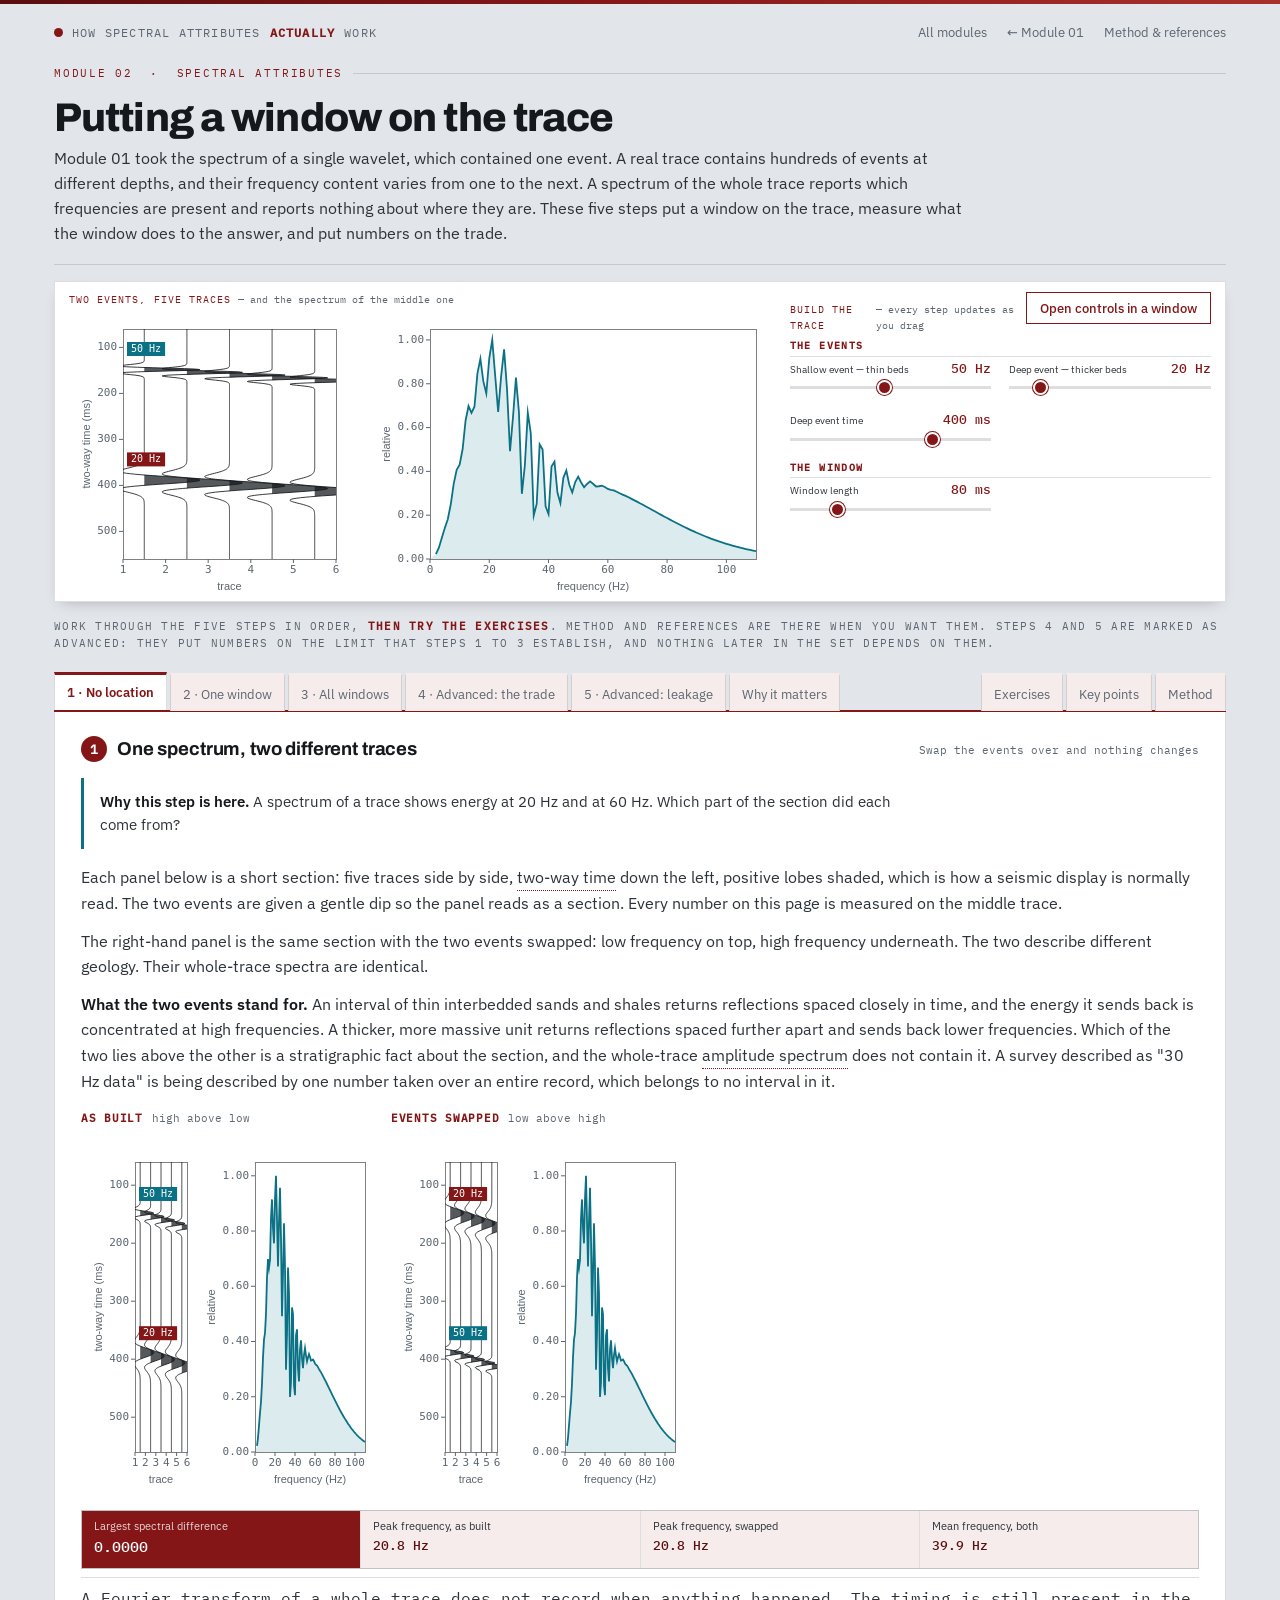
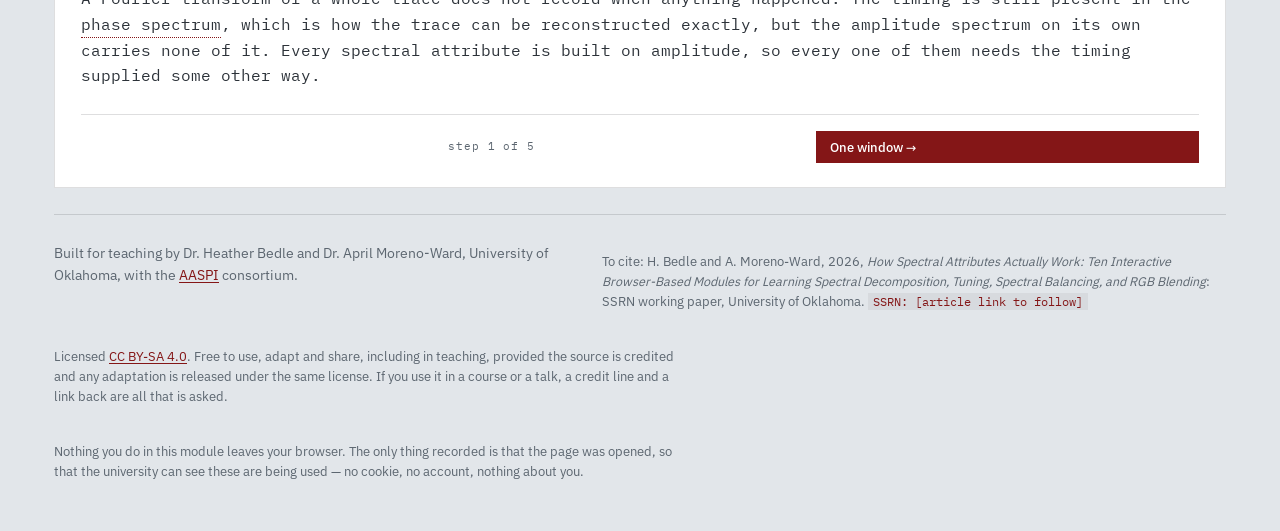
<file: modules/windows.html>
<!DOCTYPE html>
<html lang="en">
<head>
<meta charset="utf-8">
<meta name="viewport" content="width=device-width, initial-scale=1">
<title>Putting a window on the trace | How Spectral Attributes Actually Work</title>
<meta name="description" content="A spectrum of a whole trace says what frequencies are present but not where. The fix is a short analysis window, and the fix has a limit: sharpening time blurs frequency. The time-frequency trade, watched happening and measured.">
<link rel="stylesheet" href="../assets/fonts.css">
<link rel="stylesheet" href="../assets/style.css">
</head>
<body>

<div class="wrap">
  <header class="masthead">
    <a class="brand" href="../index.html"><span class="dot"></span>How spectral attributes <b>actually</b> work</a>
    <nav>
      <a href="../index.html">All modules</a>
      <a href="spectrum.html">← Module 01</a>
      <a href="#notes">Method &amp; references</a>
    </nav>
  </header>

  <div class="mod-head">
    <p class="eyebrow">Module 02 &nbsp;·&nbsp; Spectral attributes</p>
    <h1>Putting a window on the trace</h1>
    <p class="sub">Module 01 took the spectrum of a single wavelet, which contained one event. A real trace contains hundreds of events at different depths, and their frequency content varies from one to the next. A spectrum of the whole trace reports which frequencies are present and reports nothing about where they are. These five steps put a window on the trace, measure what the window does to the answer, and put numbers on the trade.</p>
  </div>

  <div class="labhead">
    <div class="labgrid">
      <div>
        <p class="cap">Two events, five traces <span>&mdash; and the spectrum of the middle one</span></p>
        <canvas id="cHead" aria-label="A synthetic trace with two events beside the spectrum of the whole trace"></canvas>
      </div>
      <div>
        <p class="cap">Build the trace <span>&mdash; every step updates as you drag</span></p>
        <div class="controls" id="winControls">
          <div class="ctl-col">
            <h2>The events</h2>
            <div class="ctl">
              <label for="fa">Shallow event &mdash; thin beds <span class="val" id="faV">50 Hz</span></label>
              <input type="range" data-key="fa" id="fa" min="15" max="90" step="1" value="50">
            </div>
            <div class="ctl">
              <label for="fb">Deep event &mdash; thicker beds <span class="val" id="fbV">20 Hz</span></label>
              <input type="range" data-key="fb" id="fb" min="10" max="90" step="1" value="20">
            </div>
            <div class="ctl">
              <label for="tb">Deep event time <span class="val" id="tbV">400 ms</span></label>
              <input type="range" data-key="tb" id="tb" min="240" max="460" step="5" value="400">
            </div>
          </div>
          <div class="ctl-col">
            <h2>The window</h2>
            <div class="ctl">
              <label for="win">Window length <span class="val" id="winV">80 ms</span></label>
              <input type="range" data-key="win" id="win" min="20" max="300" step="10" value="80">
            </div>
            <p class="hint-line">Steps 2, 3 and 4 all use this window.</p>
          </div>
        </div>
      </div>
    </div>
  </div>

  <p class="tabhint">Work through the five steps in order, <b>then try the exercises</b>.
    Method and references are there when you want them. Steps 4 and 5 are marked as advanced: they
    put numbers on the limit that steps 1 to 3 establish, and nothing later in the set depends on
    them.</p>
  <nav class="tabs" id="tabs" role="tablist" aria-label="Module steps">
    <button role="tab" data-tab="p1" aria-selected="false">1 · No location</button>
    <button role="tab" data-tab="p2" aria-selected="false">2 · One window</button>
    <button role="tab" data-tab="p3" aria-selected="false">3 · All windows</button>
    <button role="tab" data-tab="p4" aria-selected="false">4 · Advanced: the trade</button>
    <button role="tab" data-tab="p5" aria-selected="false">5 · Advanced: leakage</button>
    <button role="tab" data-tab="pw" aria-selected="false">Why it matters</button>
    <span class="gap"></span>
    <button role="tab" data-tab="pe" aria-selected="false">Exercises</button>
    <button role="tab" data-tab="pk" aria-selected="false">Key points</button>
    <button role="tab" data-tab="pm" aria-selected="false">Method</button>
  </nav>

  <!-- =============================== STEP 1 =============================== -->
  <section class="tabpane" id="p1" role="tabpanel" hidden>
    <div class="plot-head" style="margin-bottom:14px">
      <h3><span class="stepno">1</span>One spectrum, two different traces</h3>
      <span class="hint">Swap the events over and nothing changes</span>
    </div>
    <p class="qbox"><b>Why this step is here.</b> A spectrum of a trace shows energy at 20 Hz and at 60 Hz. Which part of the section did each come from?</p>
    <p class="lede">Each panel below is a short section: five traces side by side, two-way time down the
      left, positive lobes shaded, which is how a seismic display is normally read. The two events are
      given a gentle dip so the panel reads as a section. Every number on this page is measured on the
      middle trace.</p>

    <p class="lede">The right-hand panel is the same section with the two events swapped: low frequency
      on top, high frequency underneath. The two describe different geology. Their whole-trace spectra
      are identical.</p>

    <p class="lede"><b>What the two events stand for.</b> An interval of thin interbedded sands and
      shales returns reflections spaced closely in time, and the energy it sends back is concentrated at
      high frequencies. A thicker, more massive unit returns reflections spaced further apart and sends
      back lower frequencies. Which of the two lies above the other is a stratigraphic fact about the
      section, and the whole-trace amplitude spectrum does not contain it. A survey described as
      "30 Hz data" is being described by one number taken over an entire record, which belongs to no
      interval in it.</p>

    <div class="sec-row">
      <div class="panel-col">
        <p class="sublabel"><b>As built</b> <span class="note">high above low</span></p>
        <canvas id="c1a" aria-label="The section as built, with the whole-trace spectrum of its middle trace"></canvas>
      </div>
      <div class="panel-col">
        <p class="sublabel"><b>Events swapped</b> <span class="note">low above high</span></p>
        <canvas id="c1b" aria-label="The same two events in the opposite order, with the same spectrum"></canvas>
      </div>
    </div>
    <div class="stats">
      <div class="stat key"><span>Largest spectral difference</span><b id="s1diff">—</b></div>
      <div class="stat"><span>Peak frequency, as built</span><b id="s1pa">—</b></div>
      <div class="stat"><span>Peak frequency, swapped</span><b id="s1pb">—</b></div>
      <div class="stat"><span>Mean frequency, both</span><b id="s1mean">—</b></div>
    </div>
    <div class="legend prose">
      <p class="lede">A Fourier transform of a whole trace does not record when anything happened. The timing is still present in the phase spectrum, which is how the trace can be reconstructed exactly, but the amplitude spectrum on its own carries none of it. Every spectral attribute is built on amplitude, so every one of them needs the timing supplied some other way.</p>
    </div>
  </section>

  <!-- =============================== STEP 2 =============================== -->
  <section class="tabpane" id="p2" role="tabpanel" hidden>
    <div class="plot-head" style="margin-bottom:14px">
      <h3><span class="stepno">2</span>The analysis window</h3>
      <span class="hint">Slide it down the section and watch the spectrum change</span>
    </div>
    <p class="qbox"><b>Why this step is here.</b> A decomposition asks for a window length. What is the window for?</p>
    <p class="lede">The gray band across the section is the analysis window. Everything outside it is excluded, and the spectrum beside it is of the middle trace within that band. Moving it over the shallow event raises the spectral peak; moving it over the deep event lowers the peak; placing it between them produces both humps at once, which is the whole-trace answer measured over a shorter interval.</p>

    <div class="ctl" style="max-width:460px;margin:0 0 12px">
      <label for="pos">Window center <span class="val" id="posV">160 ms</span></label>
      <input type="range" id="pos" min="60" max="580" step="5" value="160">
    </div>
    <div class="sec-row">
      <div class="panel-col">
        <p class="sublabel"><b>The section, with the window across it</b> <span class="note">fixed axes</span></p>
        <canvas id="c2a" aria-label="A short section of five traces with the analysis window highlighted"></canvas>
      </div>
      <div class="panel-col">
        <p class="sublabel"><b>Spectrum of what is inside the window</b> <span class="note">fixed axes</span></p>
        <canvas id="c2b" aria-label="Spectrum of the windowed piece of trace"></canvas>
      </div>
    </div>
    <div class="stats">
      <div class="stat key"><span>Peak frequency in window</span><b id="s2peak">—</b></div>
      <div class="stat"><span>Window center</span><b id="s2pos">—</b></div>
      <div class="stat"><span>Window length</span><b id="s2len">—</b></div>
      <div class="stat"><span>Energy in window</span><b id="s2amp">—</b></div>
    </div>
    <div class="legend prose">
      <p class="lede">That is spectral decomposition, carried out one window at a time. The result is a spectrum that belongs to a time rather than to the trace. Everything in the modules that follow refines it: doing it at every sample, choosing the window automatically, and handling what the window does to the answer.</p>
      <p class="lede">The window is the interval the answer describes, so it is a stratigraphic choice
        before it is a processing one. A window of 40 ms centered on a reservoir 20 ms thick contains
        the reservoir and 10 ms of whatever lies above and below it, and the spectrum that comes back
        describes all three. Lengthening the window to resolve frequency better draws in more of the
        overburden and the underburden; shortening it to isolate the reservoir gives a spectrum too
        coarse to locate a notch in. The interval that is geologically meaningful and the interval that
        gives a well-resolved spectrum are usually not the same interval, and the size of the gap
        between them is what step 4 measures.</p>
    </div>
  </section>

  <!-- =============================== STEP 3 =============================== -->
  <section class="tabpane" id="p3" role="tabpanel" hidden>
    <div class="plot-head" style="margin-bottom:14px">
      <h3><span class="stepno">3</span>Every window at once: the spectrogram</h3>
      <span class="hint">Time across, frequency up, amplitude in color</span>
    </div>
    <p class="qbox"><b>Why this step is here.</b> A time-frequency image shows a bright blob. How much of its size is the geology and how much is the window?</p>
    <p class="lede">The image reads as a map: two bright regions, one high-frequency and early, one low-frequency and late. Taking the window length slider in the header from one end to the other changes their shapes. Neither region is a point, and no window length makes both of them small at once.</p>

    <div class="plot">
      <div class="plot-head">
        <h3>Time-frequency plot of the whole trace</h3>
        <span class="hint">Change the window length in the header</span>
      </div>
      <canvas id="c3" aria-label="Spectrogram of the trace, with a color bar"></canvas>
    </div>
    <div class="stats">
      <div class="stat key"><span>Window length</span><b id="s3len">—</b></div>
      <div class="stat"><span>Lowest frequency the window holds</span><b id="s3floor">—</b></div>
      <div class="stat"><span>Shallow blob, time spread</span><b id="s3tw">—</b></div>
      <div class="stat"><span>Shallow blob, frequency spread</span><b id="s3fw">—</b></div>
    </div>
    <div class="legend prose">
      <span><b>Neither region is a point, and no setting makes both of them small.</b> At a 20 ms window
      <b>the shallow blob measures 18 ms by 108 Hz</b>: tight in time, hopeless in frequency. At 300 ms it is
      151 ms by 58 Hz. There is no setting where it is tight in both directions, and that is not a
      shortcoming of the software. Note that the frequency width stops improving. It barely moves between
      80 ms and 300 ms, because past that point the window is no longer what limits it. The event has a
      bandwidth of its own, and nothing can be measured as narrower than the thing being measured. That is why the next step measures the window on its own. The readout for the
      lowest frequency the window can hold makes the other half of the point: 40 ms cannot fit one cycle
      of anything below 25 Hz, so whatever the picture shows below that is not a measurement.</span>
      <p class="lede">A spectrogram of a real trace is read the same way. A downward drift of the bright
        region toward lower frequencies over hundreds of milliseconds is absorption, and is a property
        of everything the wave has passed through rather than of the interval it is drawn at. An abrupt
        local shift confined to a few tens of milliseconds is a property of that interval, and is the
        kind of feature module 09 examines. Separating the two requires knowing how much of the vertical
        extent of a bright region came from the window, which is what the readouts above measure.</p>
    </div>
  </section>

  <!-- =============================== STEP 4 =============================== -->
  <section class="tabpane" id="p4" role="tabpanel" hidden>
    <div class="plot-head" style="margin-bottom:14px">
      <h3><span class="stepno">4</span>Advanced concept: measuring the trade</h3>
      <span class="hint">Sharpen one and the other blurs, every time</span>
    </div>
    <p class="qbox"><b>Why this step is here.</b> Halving the window length doubles the frequency smear. Is that an exact relationship or a rule of thumb?</p>
    <p class="lede">Moving the window length through its range moves the two widths in opposite directions. The third readout is their product.</p>

    <div class="sec-row">
      <div class="panel-col">
        <p class="sublabel"><b>A spike, through the window</b> <span class="note">fixed axes, ±160 ms</span></p>
        <canvas id="c4a" aria-label="The window's time response, measured with a spike"></canvas>
      </div>
      <div class="panel-col">
        <p class="sublabel"><b>A pure tone, through the window</b> <span class="note">fixed axes</span></p>
        <canvas id="c4b" aria-label="The window's frequency response, measured with a pure tone"></canvas>
      </div>
    </div>
    <div class="stats">
      <div class="stat"><span>Window length</span><b id="s4win">—</b></div>
      <div class="stat"><span>Time resolution</span><b id="s4t">—</b></div>
      <div class="stat"><span>Frequency resolution</span><b id="s4f">—</b></div>
      <div class="stat key"><span>Their product (s·Hz)</span><b id="s4p">—</b></div>
    </div>
    <div class="legend prose">
      <span><b>The product does not move.</b> Frequency resolution is measured here as the full width at
      half maximum of the window's frequency response, which for a Hann window is about 2/<i>T</i>. Two
      tones can usually be told apart once they are separated by roughly half that, about 1/<i>T</i>, and
      module 08 uses that separation figure. Both describe the same limit.
      Put in stratigraphic terms: a window long enough to separate two notches 8 Hz apart, which is what
      distinguishing a 60 ms bed from a 65 ms bed requires, is about 250 ms long, and 250 ms of section
      at 2500 m/s is some 300 m of rock. The thickness is measured over an interval far larger than the
      bed being measured. This is the reason a spectral thickness estimate is a property of a package
      rather than of a single bed, and the reason two beds within one window cannot be told apart. Across the whole slider the
      time resolution changes by a factor of fifteen, from 10 ms to 150 ms, and the frequency resolution
      changes by a factor of fourteen and a half, from 97.4 Hz down to 6.7 Hz. Their product reads 1.00 at every single setting.
      The two numbers are not independent quantities that happen to be related; they are one quantity,
      seen from two sides. Time resolution comes out at exactly half the window length and frequency
      resolution at almost exactly two divided by it, so the product is fixed before any parameter is set.
      That is the uncertainty principle — the same one physics students meet attached to Heisenberg — and
      it is a property of the Fourier transform rather than of seismic data or of software. No amount of
      cleverness in a processing shop gets around it. What <em>can</em> get around it is refusing to use a
      fixed window at all and assuming something about the signal instead, which is what the
      matching pursuit and maximum entropy methods in module 08 do, and exactly why they can fail in ways
      a window never can.</span>
    </div>
  </section>

  <!-- =============================== STEP 5 =============================== -->
  <section class="tabpane" id="p5" role="tabpanel" hidden>
    <div class="plot-head" style="margin-bottom:14px">
      <h3><span class="stepno">5</span>Advanced concept: window shape and leakage</h3>
      <span class="hint">One pure tone, three windows</span>
    </div>
    <p class="qbox"><b>Why this step is here.</b> A spectrogram shows energy at a frequency the data cannot contain. Where did it come from?</p>
    <p class="lede">Below is a single pure tone put through each window shape in turn. Its spectrum should be one spike. The readout measures how much of it appears elsewhere.</p>

    <div class="seg" id="segWin" role="group" aria-label="Window shape" style="margin-bottom:14px">
      <button type="button" data-w="boxcar">Boxcar</button>
      <button type="button" data-w="hann">Hann</button>
      <button type="button" data-w="gauss">Gaussian</button>
    </div>
    <div class="sec-row">
      <div class="panel-col">
        <p class="sublabel"><b>The window on the tone</b> <span class="note">what actually gets transformed</span></p>
        <canvas id="c5a" aria-label="A pure tone multiplied by the chosen window shape"></canvas>
      </div>
      <div class="panel-col">
        <p class="sublabel"><b>The spectrum it produces</b> <span class="note">log scale, fixed axes</span></p>
        <canvas id="c5b" aria-label="Spectrum of the windowed tone on a log amplitude scale"></canvas>
      </div>
    </div>
    <div class="stats">
      <div class="stat key"><span>Window shape</span><b id="s5w">—</b></div>
      <div class="stat"><span>Worst leakage</span><b id="s5leak">—</b></div>
      <div class="stat"><span>Main peak width</span><b id="s5main">—</b></div>
      <div class="stat"><span>Peak frequency found</span><b id="s5pk">—</b></div>
    </div>
    <div class="legend prose">
      <span><b>Leakage puts energy at frequencies that were never in the ground.</b> The boxcar's worst
      sidelobe reaches 0.223 of the peak, which is −13 dB: a fifth of the amplitude of a real event,
      sitting at a frequency that was never there. Hann brings that to 0.027 (−31 dB) and the Gaussian to
      0.0066 (−44 dB) — eight and thirty times better. Their main peaks are correspondingly wider, 25.4 and
      24.2 Hz against the boxcar's 14.7 Hz, which is the same trade as everywhere else in this module, in
      miniature.
      Every spectral decomposition program applies a taper for this reason, and the AASPI programs apply
      one at the top and bottom of the input as well, to stop the ends of the record behaving like two
      enormous artificial steps.
      Leakage matters for interpretation because it fills in the notches. A thin bed announces itself by
      a minimum in the spectrum at a frequency set by its thickness, and leakage from the strong energy
      on either side of that minimum partly fills it. A bed present in the ground can therefore leave a
      notch too shallow to pick, and the thickness that would have followed from its position is
      unavailable.</span>
    </div>
  </section>

  <!-- ============================ WHY IT MATTERS =========================== -->
  <section class="tabpane" id="pw" role="tabpanel" hidden>
    <div class="plot-head" style="margin-bottom:14px">
      <h3>Why it matters</h3>
      <span class="hint">Where this shows up in real work</span>
    </div>
    <p class="lede">Window length is a parameter every spectral decomposition requires, usually with no guidance offered. These five steps are what the choice rests on.</p>
    <ul class="lede" style="padding-left:20px">
      <li><b>Choosing a window for a target.</b> A thin reservoir needs time resolution, so it needs a
        short window and will be measured coarsely in frequency. A gradual attenuation trend needs
        frequency resolution and can afford a long one. You cannot have a setting that suits both, so
        decide which of the two questions the analysis is asking before running it.</li>
      <li><b>Knowing when a low-frequency reading is fictional.</b> If the window cannot hold one cycle of
        the frequency you asked for, the number that comes back is an extrapolation. The readout in step 3
        tells you where that line falls.</li>
      <li><b>Reading someone else's spectral volume.</b> Two decompositions of the same survey with
        different window lengths will disagree, and neither is wrong. If the parameter is not recorded,
        the volume is much harder to argue with.</li>
      <li><b>Understanding why there are several programs.</b> Every method in module 08 is a different
        answer to the trade you measured in step 4 — a fixed window, a window that scales with frequency,
        or no window and a model instead.</li>
      <li><b>Explaining a strange edge effect.</b> Ringing at the top and bottom of a spectral volume is
        usually the taper in step 5 — or the absence of one.</li>
    </ul>
    <p class="lede"><b>Two mistakes worth naming.</b> The first is reading a spectrogram as though its bright regions were measurements of real objects. They are the true signal convolved with the smear the window choice imposed, and the smear is often the larger of the two. The second is comparing two time-frequency images made with different window lengths. Their blobs differ in size for reasons that have nothing to do with the rocks.</p>
    <div class="legend prose">
      <span>The window length is part of what a time-frequency image reports. An image presented without it is an instrument reading with no scale on the dial.</span>
    </div>
  </section>

  <!-- ============================== EXERCISES ============================= -->
  <section class="tabpane" id="pe" role="tabpanel" hidden>
    <div class="tryit" style="max-width:none">
      <h3>Exercises</h3>
      <ol>
        <li><b>Show that a whole-trace spectrum carries no timing.</b>
          <em class="point">Why: "the spectrum of this survey" describes what is present and not where any of it is.</em>
          In step 1, move the deep event time
          across its whole range and watch the difference readout.
          <em class="predict">Before moving it: the two traces hold the same two events at different depths. Should their amplitude spectra differ, and if so where?</em>
          <details class="reveal"><summary>Hint</summary><span class="ans">It stays at zero wherever you
            put the event. The two spectra are identical no matter how the events are arranged, because
            an amplitude spectrum records how much of each frequency is present and nothing whatever about
            when. Try changing the event frequencies too: now the spectrum changes, because the
            <em>content</em> changed. Timing does not affect it, content does. That is the exact
            distinction spectral decomposition exists to repair, and it is why "the spectrum of this
            survey" is a much less useful object than people assume when they quote it in a
            report.</span></details></li>
        <li><b>Measure each event's frequency by moving the window.</b>
          <em class="point">Why: this is spectral decomposition done one window at a time, and the numbers come back out of the data rather than being assumed.</em>
          In step 2, park the window on the shallow
          event, read the peak frequency, then park it on the deep one.
          <details class="reveal"><summary>Hint</summary><span class="ans">Over the shallow event at 160 ms
            the readout is close to 50 Hz, and over the deep one at 400 ms close to 20 Hz — the numbers
            the events were built with, recovered from the data rather than assumed. Now park the window
            between them, around 280 ms. The energy readout collapses to zero, and the peak frequency
            readout goes on producing a number anyway: it pins to 2 Hz, the bottom of the axis, because
            there is no peak to find and something has to be reported. On real data, where there is always
            a noise floor rather than true silence, that number would not look obviously broken — it would
            look like a low-frequency anomaly. Remember this for module 06: a peak frequency map means
            nothing wherever the magnitude is small, which is why AASPI displays peak frequency modulated
            by peak magnitude rather than on its own.</span></details></li>
        <li><b>Set a window too short for the frequency being measured.</b>
          <em class="point">Why: a window that is too short does not fail visibly. It returns a confident number that is wrong.</em>
          In step 3, set the window length to its shortest and read
          the lowest frequency the window can hold, then compare it with where the deep event sits.
          <details class="reveal"><summary>Hint</summary><span class="ans">At a 20 ms window the floor reads
            50 Hz, so a 20 Hz event is being described by a window that cannot contain a single cycle of
            it. The blob does not disappear — that is the trap — it smears into a broad, weak, badly
            placed stain, and a peak frequency picked from it is wrong rather than absent. At 40 ms the
            floor is 25 Hz, still above the event. At 80 ms it is 12.5 Hz, comfortably below, and the blob
            firms up. The rule to carry: a window has to be several times longer than the period of the
            lowest frequency being measured, and a period is 1/f — 50 ms for a 20 Hz event.</span></details></li>
        <li><b>Measure the time-frequency trade.</b>
          <em class="point">Why: the limit belongs to the Fourier transform, not to this trace or this code, so every fixed-window method meets it.</em>
          In step 4, take the window length from 20 ms to
          300 ms, recording the time resolution, the frequency resolution and their product.
          <details class="reveal"><summary>Hint</summary><span class="ans">Time resolution runs 10, 20, 30,
            40, 60, 100, 150 ms — exactly half the window length each time. Frequency resolution runs
            97.4, 51.0, 33.9, 25.3, 16.8, 10.1, 6.7 Hz, which is almost exactly 2 divided by the window
            length. Each factor moves by about fifteen times across the slider. The product reads 1.00
            throughout. That product is a property of the Fourier transform rather than of this trace or this code, so it is not measuring
            a property of the Fourier transform, which is why every fixed-window method has the same
            ceiling, and why the interesting methods in module 08 are the ones that stop using a fixed
            window.</span></details></li>
        <li><b>Compare the three window shapes for leakage.</b>
          <em class="point">Why: leakage puts amplitude at frequencies the data never contained, and the window shape decides how much.</em>
          In step 5, switch between the three window
          shapes and compare the leakage readouts.
          <details class="reveal"><summary>Hint</summary><span class="ans">The boxcar's worst sidelobe is
            0.223 of the peak, or −13 dB. Hann gives 0.027 (−31 dB) and the Gaussian 0.0066 (−44 dB) —
            eight and thirty times cleaner. They pay in main-peak width: 25.4 Hz and 24.2 Hz against the
            boxcar's 14.7 Hz, so the boxcar really does have the sharpest main peak, which is exactly the
            trap. On one clean tone the boxcar looks tolerable because there is nothing for the leaked
            energy to fall on. On real data there always is, and a fifth of a strong event's amplitude
            landing at a completely different frequency is indistinguishable from geology.</span></details></li>
              <li><b>Give one low-frequency blob on a spectrogram three explanations.</b> In step 3, set a
          long window, find a blob low on the frequency axis, then shorten the window and watch it.
          <details class="reveal"><summary>Hint</summary><span class="ans">A blob low on the frequency
            axis of a spectrogram has at least three causes, and the picture does not separate them. The
            event may genuinely be low frequency. The window may be too short to hold a cycle of what it
            is reporting, in which case the value below that floor is an extrapolation rather than a
            measurement — the readout in step 3 tells you where the floor sits. Or the blob may be
            leakage from a strong event at another frequency, spread there by the window shape rather
            than by anything in the ground, which is step 5. Changing the window length separates the
            first from the second and third: a real feature stays where it is, while a window artifact
            moves when the window does. That single test is the most useful habit in this module.</span></details></li>
</ol>
    </div>
  </section>

  <!-- ============================= KEY POINTS ============================= -->
  <section class="tabpane" id="pk" role="tabpanel" hidden>
    <div class="takeaway">
      <h3>Key points</h3>
      <ul>
        <li><b>An amplitude spectrum of a whole trace has no sense of time.</b> Rearrange the events and
          it does not change. Any question of the form "is this interval lower frequency than that one"
          is unanswerable from it.</li>
        <li><b>The fix is a short analysis window,</b> giving a spectrum that belongs to a place rather
          than to the whole trace. Doing that at every sample produces a time-frequency plot, which is
          what every spectral attribute is computed from.</li>
        <li><b>Window length is the parameter that matters most,</b> and there is no correct
          value — only a value that suits the question. Short favors time, long favors frequency.</li>
        <li><b>Sharpening one direction blurs the other, and the product is nearly fixed.</b> That is the
          uncertainty principle, a property of the transform rather than of the data or the software.</li>
        <li><b>A window shorter than one cycle of your target frequency is not measuring it.</b> The
          picture still shows something, which is what makes it dangerous.</li>
        <li><b>Window shape matters as much as window length.</b> A sharp-edged window leaks energy across
          the whole band, where it is indistinguishable from signal; a taper suppresses it and broadens
          the main peak slightly in return.</li>
      </ul>
    </div>
    <div class="takeaway" style="margin-top:18px">
      <h3>Words introduced here</h3>
      <dl class="terms">
        <dt>analysis window</dt>
        <dd>The short piece of trace a spectrum is taken over. Everything outside it is excluded.</dd>
        <dt>window length</dt>
        <dd>How long that piece is. The parameter every spectral decomposition asks for.</dd>
        <dt>spectrogram, or time-frequency plot</dt>
        <dd>Spectral amplitude plotted with time along one axis and frequency along the other.</dd>
        <dt>time resolution</dt>
        <dd>How closely two events can sit in time and still be seen separately.</dd>
        <dt>frequency resolution</dt>
        <dd>How closely two frequencies can sit and still be seen separately. For a Hann window of
          length T it is about 2/T.</dd>
        <dt>window shape, or taper</dt>
        <dd>How the window fades to zero at its ends. Boxcar, Hann and Gaussian are the common ones.</dd>
        <dt>magnitude</dt>
    <dd>The height of the amplitude spectrum at one frequency, in one
      window.</dd>
    <dt>leakage</dt>
        <dd>Spectral amplitude appearing at frequencies that were not in the data, caused by the window
          rather than by the rocks.</dd>
        <dt>sidelobe</dt>
        <dd>The largest of those false peaks, quoted as a fraction of the true peak.</dd>
      </dl>
    </div>

  </section>

  <!-- =============================== METHOD =============================== -->
  <section class="tabpane" id="pm" role="tabpanel" hidden>
    <div class="plot-head" style="margin-bottom:14px">
      <h3 id="notes">Method</h3>
      <span class="hint">What is computed, and what is left out</span>
    </div>
    <p class="lede"><b>The trace.</b> Two zero-phase Ricker wavelets of the chosen peak frequencies,
      placed at 120 ms and at the time you set, sampled at 1 ms over half a second. No noise, no
      reflectivity series and no propagation — the point of this module is the analysis, so the input is
      kept as simple as it can be while still having two different frequencies in two different places.</p>
    <p class="lede"><b>The time-frequency plot</b> is a short-time Fourier transform from
      <span class="k">assets/spectral.js</span>. At every sample the trace is multiplied by the window,
      and the result is transformed directly at each requested frequency rather than by an FFT, so the
      frequency axis can be sampled as finely as we like instead of being tied to the window length. The
      transform is normalized so that a cosine of amplitude A at the analysis frequency comes back with
      magnitude A, which makes the readouts mean something without a scale factor. AASPI does not
      normalize this way, so absolute magnitudes here are not comparable to AASPI output — shapes and
      ratios are.</p>
    <p class="lede"><b>The resolution numbers in step 4</b> are measured, not derived. Time resolution is
      the full width at half maximum of a horizontal cut through the shallow blob at its own frequency;
      frequency resolution is the full width at half maximum of a vertical cut at its own time. Both are
      found by walking outward from the maximum until the curve falls below half, and interpolating
      linearly between the two samples that straddle it. The product is simply one times the other, in
      units of milliseconds times hertz.</p>
    <p class="lede"><b>Why the product reads 1.00 and not the number in a physics textbook.</b> The
      uncertainty principle puts a floor under the product of a time width and a frequency width, but
      the value of that floor depends on how "width" is measured and on the shape of the window.
      Measured as full widths at half maximum through a Hann window, as they are here, the product works
      out to 1. Measured as standard deviations, which is the usual convention in physics, the same
      principle is written as a floor of 1/(4π). The constant changes with the convention. The fact that
      the two widths trade against each other does not, and that is the part to carry forward.</p>
    <p class="lede"><b>Leakage in step 5</b> is the largest spectral amplitude found more than 15 Hz away
      from the true tone frequency, as a fraction of the peak. The 15 Hz exclusion is arbitrary but fixed,
      and it exists so the measurement describes energy that has genuinely escaped rather than the natural
      width of the main peak.</p>
    <p class="lede"><b>Simplifications, stated plainly.</b> The window here is centered on the output
      sample and truncated at the ends of the record rather than padded, so the first and last half-window
      of every spectrogram is computed on less data than the middle and should not be interpreted — real
      software pads or tapers instead, and AASPI applies a taper to the top and bottom of the input for
      exactly this reason. The spectrogram is computed at every sample, which no production code does for
      a whole survey. And all three window shapes here are symmetric and zero phase; the phase of the
      analysis is left entirely alone until module 03.</p>
    <p class="lede"><b>Where this departs from production software.</b> The short-time Fourier transform
      shown here is not what any of the AASPI spectral programs use — they use a wavelet transform,
      matching pursuit or a sparse inversion, all of which module 08 compares. The STFT is here because it
      is the one method where the trade can be seen directly, with a single slider that means exactly one
      thing. Every other method makes the same trade less visibly.</p>
    <details class="reveal">
      <summary>References</summary>
      <ul class="lede" style="padding-left:20px">
        <li>Gabor, D., 1946, Theory of communication: <em>Journal of the IEE</em>, <b>93</b>,
          429&ndash;457.</li>
        <li>Harris, F. J., 1978, On the use of windows for harmonic analysis with the discrete Fourier
          transform: <em>Proceedings of the IEEE</em>, <b>66</b>, 51&ndash;83.</li>
        <li>Chakraborty, A., and D. Okaya, 1995, Frequency-time decomposition of seismic data using
          wavelet-based methods: <em>Geophysics</em>, <b>60</b>, 1906&ndash;1916.</li>
        <li>Castagna, J. P., and S. Sun, 2006, Comparison of spectral decomposition methods:
          <em>First Break</em>, <b>24</b>, 75&ndash;79.</li>
        <li>AASPI, <em>Spectral Attributes: Program spec_max_entropy</em>, University of Oklahoma — for
          the window-length and frequency-sampling discussion.</li>
      </ul>
    </details>
  </section>

  <section class="nextup" id="nextup" hidden>
    <p class="eyebrow">Next up</p>
    <h3>03 · What actually comes out of a spectral decomposition</h3>
    <p>You have made a time-frequency plot. Real software hands you volumes with names like
      spec_mag_3d_cwt_20 — magnitude, phase and voice, one set per frequency. Time to find out what each
      of them actually is.</p>
    <a class="btn ghost" href="components.html">Module 03 →</a>
  </section>

  <div class="pager" id="pager" hidden>
    <a class="btn ghost" href="spectrum.html">← Module 01: what a spectrum is</a>
    <a class="btn ghost" href="../index.html">All modules</a>
    <a class="btn ghost" href="components.html">Module 03: what comes out of a decomposition →</a>
  </div>

  <footer>
    <div class="foot-grid">
      <p>Built for teaching by Dr. Heather Bedle and Dr. April Moreno-Ward, University of Oklahoma, with
        the <a href="https://www.ou.edu/mcee/labs/aaspi">AASPI</a> consortium.</p>
      <p class="lic">To cite: H. Bedle and A. Moreno-Ward, 2026, <i>How Spectral Attributes Actually
        Work: Ten Interactive Browser-Based Modules for Learning Spectral Decomposition, Tuning, Spectral Balancing, and RGB Blending</i>: SSRN working paper, University of Oklahoma.
        <span class="k">SSRN: [article link to follow]</span></p>
      <p class="lic">Licensed <a href="https://creativecommons.org/licenses/by-sa/4.0/">CC BY-SA 4.0</a>.
        Free to use, adapt and share, including in teaching, provided the source is credited and any
        adaptation is released under the same license. If you use it in a course or a talk, a credit line
        and a link back are all that is asked.</p>
      <p class="lic">Nothing you do in this module leaves your browser. The only thing recorded is that
        the page was opened, so that the university can see these are being used &mdash; no cookie, no
        account, nothing about you.</p>
    </div>
  </footer>
</div>

<script src="../assets/count.js"></script>
<script src="../assets/popout.js"></script>
<script src="../assets/panelout.js"></script>
<script src="../assets/glossary.js"></script>
<script src="../assets/seismic.js"></script>
<script src="../assets/spectral.js"></script>
<script>
(function () {
  'use strict';

  if (typeof SEIS === 'undefined' || typeof SPEC === 'undefined') {
    const missing = [];
    if (typeof SEIS === 'undefined') missing.push('assets/seismic.js');
    if (typeof SPEC === 'undefined') missing.push('assets/spectral.js');
    const el = document.createElement('div');
    el.setAttribute('style', 'background:#841617;color:#fff;padding:14px 18px;margin:16px 0;' +
      'font:13px/1.6 ui-monospace,Menlo,monospace');
    el.textContent = 'This module could not load ' + missing.join(' and ') +
      '. It expects them one directory up, at ../assets/, and file names are ' +
      'case-sensitive on GitHub Pages.';
    const w = document.querySelector('.wrap');
    (w || document.body).insertBefore(el, w ? w.firstChild : null);
    return;
  }

  const $ = (id) => document.getElementById(id);
  const clamp = (v, a, b) => Math.max(a, Math.min(b, v));
  const visible = (id) => { const el = $(id); return el && !el.hidden; };
  const CRIM = '#841617', TEAL = '#0B7285', SLATE = '#5C6670';

  const DT = 0.001;                 // 1 ms
  /* The record is long enough, and the shallow event far enough inside it, that
     even a 10 Hz wavelet placed at either event time is complete. If either
     wavelet is clipped by the end of the record then swapping the two events
     changes the trace by more than their order, and step 1's whole argument
     stops being true. */
  const NT = 640;
  const TA = 0.160;                 // the shallow event never moves
  const FMAX = 110;                 // fixed frequency axis everywhere
  const FSTEP = 1;
  const FREQS = [];
  for (let f = 2; f <= FMAX; f += FSTEP) FREQS.push(f);
  const GFREQS = [];                // the image grid, half as fine, for speed
  for (let f = 2; f <= FMAX; f += 2) GFREQS.push(f);

  const DEF = {
    fa: 50, fb: 20, tb: 400, win: 80, pos: 160, wshape: 'hann', tab: 'p1',
  };
  let S = SEIS.readState(DEF);
  if (['boxcar', 'hann', 'gauss'].indexOf(S.wshape) < 0) S.wshape = 'hann';

  const CAN_LINK = location.protocol !== 'file:';
  const saveState = () => {
    if (!CAN_LINK) return;
    try { SEIS.writeState(S, DEF); } catch (e) { /* nothing shareable */ }
  };

  /* =====================================================================
     THE TRACE
     Two Ricker wavelets, different peak frequencies, different times.
     swap=true puts the low frequency on top, which is step 1's whole point.
     ===================================================================== */
  function buildTrace(swap) {
    const wa = SEIS.makeWavelet({ type: 'ricker', f: swap ? S.fb : S.fa });
    const wb = SEIS.makeWavelet({ type: 'ricker', f: swap ? S.fa : S.fb });
    const tb = S.tb / 1000;
    const tr = new Float64Array(NT);
    for (let i = 0; i < NT; i++) {
      const t = i * DT;
      tr[i] = wa.fn(t - TA) + wb.fn(t - tb);
    }
    return tr;
  }

  /* A short gather rather than one trace. A geologist reads a set of traces
     side by side as seismic; a single amplitude-against-time curve is a signal
     processing display and has to be translated first. The events are given a
     gentle dip so that the panel reads as a section rather than as five copies
     of the same trace. The center trace is the one every readout on the page is
     computed from, and it is the one buildTrace returns. */
  const NXG = 5;
  const DIP = 0.006;                // 6 ms of dip per trace

  function buildGather(swap) {
    const wa = SEIS.makeWavelet({ type: 'ricker', f: swap ? S.fb : S.fa });
    const wb = SEIS.makeWavelet({ type: 'ricker', f: swap ? S.fa : S.fb });
    const tb = S.tb / 1000;
    const out = new Float64Array(NXG * NT);
    for (let ix = 0; ix < NXG; ix++) {
      const shift = (ix - (NXG - 1) / 2) * DIP;
      for (let i = 0; i < NT; i++) {
        const t = i * DT;
        out[ix * NT + i] = wa.fn(t - TA - shift) + wb.fn(t - tb - shift);
      }
    }
    return out;
  }

  /* Time down the left-hand side, traces across, positive lobes filled: the
     orientation and the shading a seismic section is read in. */
  /* The record runs to 640 ms and both events sit between 150 and 460 of it,
     so the panel is cropped to the part that has anything in it. Drawn over
     the whole record the two events were a few pixels tall and swapping them
     changed nothing visible. */
  const GT0 = 60, GT1 = 560;             // ms shown

  function drawGather(ctx, rect, gather, opts) {
    const o = opts || {};
    SEIS.frame(ctx, rect);
    const tEnd = NT * DT * 1000;
    const i0 = Math.round(GT0 / (DT * 1000)), i1 = Math.round(GT1 / (DT * 1000));
    const nShown = i1 - i0;
    const yOf = (tms) => rect.y + ((tms - GT0) / (GT1 - GT0)) * rect.h;
    if (o.window) {
      const a = yOf(o.window[0]);
      const b = yOf(o.window[1]);
      ctx.save();
      ctx.fillStyle = 'rgba(11,114,133,0.13)';
      ctx.fillRect(rect.x, a, rect.w, Math.max(1, b - a));
      ctx.strokeStyle = 'rgba(11,114,133,0.55)'; ctx.lineWidth = 1;
      ctx.strokeRect(rect.x + 0.5, a + 0.5, rect.w - 1, Math.max(1, b - a));
      ctx.restore();
    }
    /* only the cropped part of each trace, laid out the way drawWiggle wants it */
    const shown = new Float64Array(NXG * nShown);
    for (let ix = 0; ix < NXG; ix++) {
      for (let i = 0; i < nShown; i++) shown[ix * nShown + i] = gather[ix * NT + i0 + i];
    }
    SEIS.drawWiggle(ctx, shown, NXG, nShown, rect, {
      clip: 1.15, excursion: 1.5, lineWidth: 1,
      stroke: 'rgba(22,25,28,0.85)', fill: 'rgba(22,25,28,0.72)',
    });
    SEIS.axisLeft(ctx, rect, GT0, GT1, 'two-way time (ms)', (v) => v.toFixed(0),
      { ticks: 5, down: true });
    SEIS.axisBottom(ctx, rect, 1, NXG + 1, 'trace', (v) => v.toFixed(0), { ticks: 5 });

    /* Each event is named on the panel with the frequency it carries. Which of
       the two is on top is the whole subject of the step, and two unlabeled
       wiggle packets at this size are hard to tell apart. */
    if (o.tags) {
      ctx.save();
      for (const t of o.tags) {
        const y = yOf(t.t);
        if (y < rect.y || y > rect.y + rect.h) continue;
        SEIS.tag(ctx, rect.x + 4, y - 26, t.text, t.color || TEAL);
      }
      ctx.restore();
    }
  }

  // Direct DFT of a piece of trace at the display frequencies, normalized so a
  // cosine of amplitude A returns A.
  function dftOf(trace, i0, i1, wname) {
    const n = i1 - i0;
    if (n < 4) return FREQS.map((f) => ({ f, a: 0 }));
    const wfn = SPEC.WINDOWS[wname] || SPEC.WINDOWS.hann;
    const w = new Float64Array(n);
    let wsum = 0;
    for (let k = 0; k < n; k++) { w[k] = wfn(k / (n - 1)); wsum += w[k]; }
    const norm = wsum > 0 ? 2 / wsum : 0;
    const out = [];
    for (const f of FREQS) {
      let re = 0, im = 0;
      for (let k = 0; k < n; k++) {
        const t = (i0 + k) * DT;
        const v = trace[i0 + k] * w[k];
        const a = 2 * Math.PI * f * t;
        re += v * Math.cos(a); im -= v * Math.sin(a);
      }
      out.push({ f, a: Math.hypot(re, im) * norm });
    }
    return out;
  }

  function peakOf(pts) {
    let j = 0;
    for (let k = 1; k < pts.length; k++) if (pts[k].a > pts[j].a) j = k;
    if (j > 0 && j < pts.length - 1) {
      const y0 = pts[j - 1].a, y1 = pts[j].a, y2 = pts[j + 1].a;
      const den = y0 - 2 * y1 + y2;
      if (Math.abs(den) > 1e-14) {
        return pts[j].f + 0.5 * ((y0 - y2) / den) * FSTEP;
      }
    }
    return pts[j].f;
  }
  function meanOf(pts) {
    let s = 0, fs = 0;
    for (const p of pts) { s += p.a; fs += p.a * p.f; }
    return s > 0 ? fs / s : 0;
  }
  function maxOf(pts) { return pts.reduce((m, p) => Math.max(m, p.a), 0); }

  /* Full width at half maximum of a sampled curve, interpolated between the
     samples that straddle the half level. Used for both resolution numbers. */
  function fwhm(xs, ys) {
    let jm = 0;
    for (let j = 1; j < ys.length; j++) if (ys[j] > ys[jm]) jm = j;
    const half = ys[jm] / 2;
    if (!(half > 0)) return 0;
    let lo = xs[0], hi = xs[xs.length - 1];
    for (let j = jm; j > 0; j--) {
      if (ys[j] < half) {
        const f = (half - ys[j]) / (ys[j + 1] - ys[j]);
        lo = xs[j] + f * (xs[j + 1] - xs[j]);
        break;
      }
    }
    for (let j = jm; j < ys.length - 1; j++) {
      if (ys[j] < half) {
        const f = (half - ys[j]) / (ys[j - 1] - ys[j]);
        hi = xs[j] + f * (xs[j - 1] - xs[j]);
        break;
      }
    }
    return Math.abs(hi - lo);
  }

  /* =====================================================================
     DRAWING
     ===================================================================== */
  const M = { l: 54, r: 16, t: 16, b: 34 };
  function boxOf(w, h) { return { x: M.l, y: M.t, w: w - M.l - M.r, h: h - M.t - M.b }; }

  function contentWidth(el) {
    const p = el.parentElement || el;
    const cs = getComputedStyle(p);
    return Math.max(240, p.clientWidth - parseFloat(cs.paddingLeft) - parseFloat(cs.paddingRight));
  }

  function series(ctx, rect, xs, ys, x0, x1, y0, y1, color, width) {
    ctx.save();
    ctx.beginPath();
    ctx.lineWidth = width || 1.6;
    ctx.strokeStyle = color;
    let started = false;
    for (let i = 0; i < xs.length; i++) {
      if (xs[i] < x0 || xs[i] > x1) { started = false; continue; }
      const X = rect.x + ((xs[i] - x0) / (x1 - x0)) * rect.w;
      const Y = rect.y + rect.h - ((clamp(ys[i], y0, y1) - y0) / (y1 - y0)) * rect.h;
      if (!started) { ctx.moveTo(X, Y); started = true; } else ctx.lineTo(X, Y);
    }
    ctx.stroke();
    ctx.restore();
  }

  function drawTrace(ctx, rect, tr, opts) {
    const o = opts || {};
    const xs = [], ys = [];
    for (let i = 0; i < NT; i++) { xs.push(i * DT * 1000); ys.push(tr[i]); }
    SEIS.frame(ctx, rect);
    const Y0 = rect.y + rect.h / 2;
    SEIS.dashedLine(ctx, rect.x, Y0, rect.x + rect.w, Y0, 'rgba(92,102,112,0.45)', [3, 3], 1);
    if (o.window) {
      const a = rect.x + (o.window[0] / (NT * DT * 1000)) * rect.w;
      const b = rect.x + (o.window[1] / (NT * DT * 1000)) * rect.w;
      ctx.save();
      ctx.fillStyle = 'rgba(11,114,133,0.13)';
      ctx.fillRect(a, rect.y, Math.max(1, b - a), rect.h);
      ctx.strokeStyle = 'rgba(11,114,133,0.55)'; ctx.lineWidth = 1;
      ctx.strokeRect(a + 0.5, rect.y + 0.5, Math.max(1, b - a), rect.h);
      ctx.restore();
    }
    series(ctx, rect, xs, ys, 0, NT * DT * 1000, -1.15, 1.15, o.color || CRIM, 1.6);
    SEIS.axisBottom(ctx, rect, 0, NT * DT * 1000, 'time (ms)', (v) => v.toFixed(0), { ticks: 6 });
    SEIS.axisLeft(ctx, rect, -1.15, 1.15, 'amplitude', (v) => v.toFixed(1), { ticks: 5 });
  }

  function drawSpectrum(ctx, rect, pts, opts) {
    const o = opts || {};
    const top = o.top || 1.05;
    SEIS.frame(ctx, rect);
    ctx.save();
    ctx.beginPath();
    ctx.moveTo(rect.x, rect.y + rect.h);
    for (const p of pts) {
      const X = rect.x + (p.f / FMAX) * rect.w;
      const Y = rect.y + rect.h - (clamp(p.a, 0, top) / top) * rect.h;
      ctx.lineTo(X, Y);
    }
    ctx.lineTo(rect.x + rect.w, rect.y + rect.h);
    ctx.closePath();
    ctx.fillStyle = 'rgba(11,114,133,0.14)';
    ctx.fill();
    ctx.restore();
    series(ctx, rect, pts.map((p) => p.f), pts.map((p) => p.a), 0, FMAX, 0, top, TEAL, 1.8);
    SEIS.axisBottom(ctx, rect, 0, FMAX, 'frequency (Hz)', (v) => v.toFixed(0), { ticks: 6 });
    SEIS.axisLeft(ctx, rect, 0, top, o.ylabel || 'amplitude', (v) => v.toFixed(2), { ticks: 5 });
  }

  /* A 2D field drawn through an offscreen ImageData, then scaled up. Drawing
     one rect per cell is far too slow at this grid size. */
  function drawField(ctx, rect, get, nx, ny, cmap) {
    const off = document.createElement('canvas');
    off.width = nx; off.height = ny;
    const octx = off.getContext('2d');
    const img = octx.createImageData(nx, ny);
    for (let iy = 0; iy < ny; iy++) {
      for (let ix = 0; ix < nx; ix++) {
        const c = cmap(get(ix, iy));
        // image rows run top-down, frequency runs bottom-up
        const o = ((ny - 1 - iy) * nx + ix) * 4;
        img.data[o] = c[0]; img.data[o + 1] = c[1]; img.data[o + 2] = c[2]; img.data[o + 3] = 255;
      }
    }
    octx.putImageData(img, 0, 0);
    ctx.save();
    ctx.imageSmoothingEnabled = true;
    ctx.drawImage(off, rect.x, rect.y, rect.w, rect.h);
    ctx.restore();
    SEIS.frame(ctx, rect);
  }

  function seqColorbar(ctx, rect, cmap, label) {
    const n = Math.max(2, Math.round(rect.w));
    for (let i = 0; i < n; i++) {
      const c = cmap(i / (n - 1));
      ctx.fillStyle = 'rgb(' + c[0] + ',' + c[1] + ',' + c[2] + ')';
      ctx.fillRect(rect.x + i * (rect.w / n), rect.y, rect.w / n + 1, rect.h);
    }
    ctx.save();
    ctx.strokeStyle = 'rgba(22,25,28,.45)'; ctx.lineWidth = 1;
    ctx.strokeRect(rect.x + 0.5, rect.y + 0.5, rect.w, rect.h);
    ctx.font = '9.5px "IBM Plex Mono", monospace';
    ctx.fillStyle = SLATE;
    ctx.textBaseline = 'top'; ctx.textAlign = 'left';
    ctx.fillText('low', rect.x, rect.y + rect.h + 4);
    ctx.textAlign = 'right';
    ctx.fillText('high', rect.x + rect.w, rect.y + rect.h + 4);
    ctx.textAlign = 'center';
    ctx.fillText(label || 'spectral amplitude', rect.x + rect.w / 2, rect.y + rect.h + 4);
    ctx.restore();
  }

  /* =====================================================================
     THE SPECTROGRAM, cached because several steps read the same one
     ===================================================================== */
  let tfCache = null, tfKey = '';
  function spectrogram() {
    const key = [S.fa, S.fb, S.tb, S.win, S.wshape].join('|');
    if (tfCache && tfKey === key) return tfCache;
    tfCache = SPEC.stft(buildTrace(false), DT, GFREQS,
      { winLen: S.win / 1000, window: 'hann' });
    tfKey = key;
    return tfCache;
  }

  /* ------------------------------------------------------------- header */
  function drawHeader() {
    const el = $('cHead');
    if (!el) return;
    const w = contentWidth(el), h = 280;
    const ctx = SEIS.fitCanvas(el, w, h);
    ctx.clearRect(0, 0, w, h);
    const gap = 26, split = Math.round(w * 0.40);
    const rA = { x: M.l, y: M.t, w: split - M.l - 14, h: h - M.t - M.b };
    const rB = { x: split + gap + M.l, y: M.t, w: w - split - gap - M.l - M.r, h: h - M.t - M.b };
    const tr = buildTrace(false);
    drawGather(ctx, rA, buildGather(false), {
      tags: [{ t: TA * 1000, text: S.fa + ' Hz', color: TEAL },
             { t: S.tb, text: S.fb + ' Hz', color: CRIM }],
    });
    const pts = dftOf(tr, 0, NT, 'boxcar');
    const mx = maxOf(pts) || 1;
    drawSpectrum(ctx, rB, pts.map((p) => ({ f: p.f, a: p.a / mx })), { ylabel: 'relative' });
  }

  /* ------------------------------------------------------------- step 1 */
  function drawStep1() {
    const a = $('c1a'), b = $('c1b');
    if (!a || !b) return;
    const trA = buildTrace(false), trB = buildTrace(true);
    const pA = dftOf(trA, 0, NT, 'boxcar'), pB = dftOf(trB, 0, NT, 'boxcar');
    const mx = Math.max(maxOf(pA), maxOf(pB)) || 1;
    const nA = pA.map((p) => ({ f: p.f, a: p.a / mx }));
    const nB = pB.map((p) => ({ f: p.f, a: p.a / mx }));

    const gA = buildGather(false), gB = buildGather(true);
    const tagsFor = (swap) => [
      { t: TA * 1000, text: (swap ? S.fb : S.fa) + ' Hz', color: swap ? CRIM : TEAL },
      { t: S.tb, text: (swap ? S.fa : S.fb) + ' Hz', color: swap ? TEAL : CRIM },
    ];
    [[a, gA, nA, false], [b, gB, nB, true]].forEach(([el, gath, pts, swap]) => {
      const w = contentWidth(el), h = 340;
      const ctx = SEIS.fitCanvas(el, w, h);
      ctx.clearRect(0, 0, w, h);
      /* the section on the left, its spectrum on the right, both full height */
      const split = Math.round(w * 0.40);
      const r1 = { x: M.l, y: M.t, w: split - M.l - 14, h: h - M.t - M.b };
      const r2 = { x: split + M.l, y: M.t, w: w - split - M.l - M.r, h: h - M.t - M.b };
      drawGather(ctx, r1, gath, { tags: tagsFor(swap) });
      drawSpectrum(ctx, r2, pts, { ylabel: 'relative' });
    });

    let diff = 0;
    for (let j = 0; j < nA.length; j++) diff = Math.max(diff, Math.abs(nA[j].a - nB[j].a));
    $('s1diff').textContent = diff < 5e-4 ? '0.0000' : diff.toFixed(4);
    $('s1pa').textContent = peakOf(pA).toFixed(1) + ' Hz';
    $('s1pb').textContent = peakOf(pB).toFixed(1) + ' Hz';
    $('s1mean').textContent = meanOf(pA).toFixed(1) + ' Hz';
  }

  /* ------------------------------------------------------------- step 2 */
  function drawStep2() {
    const a = $('c2a'), b = $('c2b');
    if (!a || !b) return;
    const tr = buildTrace(false);
    const halfW = Math.round((S.win / 1000) / DT / 2);
    const c = Math.round((S.pos / 1000) / DT);
    const i0 = clamp(c - halfW, 0, NT - 4), i1 = clamp(c + halfW, i0 + 4, NT);

    const wA = contentWidth(a), h = 340;
    const cA = SEIS.fitCanvas(a, wA, h);
    cA.clearRect(0, 0, wA, h);
    drawGather(cA, boxOf(wA, h), buildGather(false), {
      window: [i0 * DT * 1000, i1 * DT * 1000],
      tags: [{ t: TA * 1000, text: S.fa + ' Hz', color: TEAL },
             { t: S.tb, text: S.fb + ' Hz', color: CRIM }],
    });

    const pts = dftOf(tr, i0, i1, 'hann');
    const wB = contentWidth(b);
    const cB = SEIS.fitCanvas(b, wB, h);
    cB.clearRect(0, 0, wB, h);
    /* the spectrum is of the center trace, which is the one buildTrace returns */
    drawSpectrum(cB, boxOf(wB, h), pts, { top: 0.62, ylabel: 'amplitude' });

    let en = 0;
    for (let i = i0; i < i1; i++) en += tr[i] * tr[i];
    $('s2peak').textContent = peakOf(pts).toFixed(1) + ' Hz';
    $('s2pos').textContent = S.pos.toFixed(0) + ' ms';
    $('s2len').textContent = S.win.toFixed(0) + ' ms';
    $('s2amp').textContent = (Math.sqrt(en / Math.max(1, i1 - i0))).toFixed(3);
  }

  /* ------------------------------------------------------------- step 3 */
  function blobStats() {
    const tf = spectrogram();
    // the shallow event: find the brightest cell near its known time
    const iA = Math.round(TA / DT);
    let jBest = 0, best = 0;
    for (let j = 0; j < GFREQS.length; j++) {
      const v = tf.mag[j][iA];
      if (v > best) { best = v; jBest = j; }
    }
    const tXs = [], tYs = [];
    for (let i = 0; i < NT; i++) { tXs.push(i * DT * 1000); tYs.push(tf.mag[jBest][i]); }
    const fXs = [], fYs = [];
    for (let j = 0; j < GFREQS.length; j++) { fXs.push(GFREQS[j]); fYs.push(tf.mag[j][iA]); }
    return {
      tf, jBest, iA,
      tXs, tYs, fXs, fYs,
      tRes: fwhm(tXs, tYs), fRes: fwhm(fXs, fYs),
      peakF: GFREQS[jBest],
    };
  }

  function drawStep3() {
    const el = $('c3');
    if (!el) return;
    const w = contentWidth(el), h = 330;
    const ctx = SEIS.fitCanvas(el, w, h);
    ctx.clearRect(0, 0, w, h);
    const rect = { x: M.l, y: M.t, w: w - M.l - M.r, h: h - M.t - M.b - 26 };
    const tf = spectrogram();

    let mx = 0;
    for (let j = 0; j < GFREQS.length; j++) {
      for (let i = 0; i < NT; i++) mx = Math.max(mx, tf.mag[j][i]);
    }
    mx = mx || 1;
    const cmap = SEIS.SEQMAPS.viridis;
    drawField(ctx, rect, (ix, iy) => tf.mag[iy][ix] / mx, NT, GFREQS.length, cmap);
    SEIS.axisBottom(ctx, rect, 0, NT * DT * 1000, 'time (ms)', (v) => v.toFixed(0), { ticks: 6 });
    SEIS.axisLeft(ctx, rect, GFREQS[0], FMAX, 'frequency (Hz)', (v) => v.toFixed(0), { ticks: 6 });

    // the window floor, drawn on the picture rather than only stated
    const floor = SPEC.windowFloor(S.win / 1000);
    if (floor > GFREQS[0] && floor < FMAX) {
      const Y = rect.y + rect.h - ((floor - GFREQS[0]) / (FMAX - GFREQS[0])) * rect.h;
      SEIS.dashedLine(ctx, rect.x, Y, rect.x + rect.w, Y, '#ffffff', [5, 4], 1.4);
      SEIS.tag(ctx, rect.x + 6, Y + 4, 'one cycle per window', CRIM);
    }
    seqColorbar(ctx, { x: rect.x, y: rect.y + rect.h + 26, w: Math.min(220, rect.w), h: 9 }, cmap);

    const bs = blobStats();
    $('s3len').textContent = S.win.toFixed(0) + ' ms';
    $('s3floor').textContent = floor.toFixed(1) + ' Hz';
    $('s3tw').textContent = bs.tRes.toFixed(0) + ' ms';
    $('s3fw').textContent = bs.fRes.toFixed(1) + ' Hz';
  }

  /* ------------------------------------------------------------- step 4 */
  /* An earlier version measured the width of the shallow event's blob in the
     spectrogram. That is the window's smear convolved with the event's OWN
     bandwidth, and past about a 60 ms window the event's bandwidth dominates —
     the frequency width stopped moving and the trade appeared to break. What
     the trade is about is the window itself, so measure the window itself, with
     the two ideal probes:

       a spike  -> the time response is exactly the window shape
       an endless tone -> the frequency response is the window's transform

     Both are computed in closed form from the window, so neither carries any
     signal bandwidth of its own. */
  function windowProbes() {
    const n = Math.max(8, Math.round((S.win / 1000) / DT));
    const wfn = SPEC.WINDOWS.hann;
    const w = new Float64Array(n);
    let wsum = 0;
    for (let k = 0; k < n; k++) { w[k] = wfn(k / (n - 1)); wsum += w[k]; }
    const norm = wsum > 0 ? 2 / wsum : 0;

    // time probe: a spike seen through the window as it slides past
    const tXs = [], tYs = [];
    for (let k = 0; k < n; k++) { tXs.push((k - (n - 1) / 2) * DT * 1000); tYs.push(w[k]); }

    // frequency probe: an endless cosine at F0, seen through the same window
    const F0 = 50;
    const fXs = [], fYs = [];
    for (let j = 0; j < FREQS.length; j++) {
      const f = FREQS[j];
      let re = 0, im = 0;
      for (let k = 0; k < n; k++) {
        const t = (k - (n - 1) / 2) * DT;
        const v = Math.cos(2 * Math.PI * F0 * t) * w[k];
        const a = 2 * Math.PI * f * t;
        re += v * Math.cos(a); im -= v * Math.sin(a);
      }
      fXs.push(f); fYs.push(Math.hypot(re, im) * norm);
    }
    return { tXs, tYs, fXs, fYs, F0, tRes: fwhm(tXs, tYs), fRes: fwhm(fXs, fYs) };
  }

  function drawStep4() {
    const a = $('c4a'), b = $('c4b');
    if (!a || !b) return;
    const pr = windowProbes();
    const h = 250;
    const TMAX = 320;                       // fixed axes, so the change is real

    const wA = contentWidth(a);
    const cA = SEIS.fitCanvas(a, wA, h);
    cA.clearRect(0, 0, wA, h);
    const rA = boxOf(wA, h);
    const mxT = Math.max.apply(null, pr.tYs) || 1;
    SEIS.frame(cA, rA);
    series(cA, rA, pr.tXs, pr.tYs.map((v) => v / mxT), -TMAX / 2, TMAX / 2, 0, 1.05, CRIM, 1.9);
    const Yh = rA.y + rA.h * (1 - 0.5 / 1.05);
    SEIS.dashedLine(cA, rA.x, Yh, rA.x + rA.w, Yh, 'rgba(92,102,112,0.6)', [3, 3], 1);
    SEIS.axisBottom(cA, rA, -TMAX / 2, TMAX / 2, 'time offset (ms)', (v) => v.toFixed(0), { ticks: 6 });
    SEIS.axisLeft(cA, rA, 0, 1.05, 'relative', (v) => v.toFixed(1), { ticks: 5 });

    const wB = contentWidth(b);
    const cB = SEIS.fitCanvas(b, wB, h);
    cB.clearRect(0, 0, wB, h);
    const rB = boxOf(wB, h);
    const mxF = Math.max.apply(null, pr.fYs) || 1;
    SEIS.frame(cB, rB);
    series(cB, rB, pr.fXs, pr.fYs.map((v) => v / mxF), 0, FMAX, 0, 1.05, TEAL, 1.9);
    const Yh2 = rB.y + rB.h * (1 - 0.5 / 1.05);
    SEIS.dashedLine(cB, rB.x, Yh2, rB.x + rB.w, Yh2, 'rgba(92,102,112,0.6)', [3, 3], 1);
    const Xt = rB.x + (pr.F0 / FMAX) * rB.w;
    SEIS.dashedLine(cB, Xt, rB.y, Xt, rB.y + rB.h, CRIM, [4, 3], 1.2);
    SEIS.axisBottom(cB, rB, 0, FMAX, 'frequency (Hz)', (v) => v.toFixed(0), { ticks: 6 });
    SEIS.axisLeft(cB, rB, 0, 1.05, 'relative', (v) => v.toFixed(1), { ticks: 5 });

    $('s4win').textContent = S.win.toFixed(0) + ' ms';
    $('s4t').textContent = pr.tRes.toFixed(0) + ' ms';
    $('s4f').textContent = pr.fRes.toFixed(1) + ' Hz';
    $('s4p').textContent = (pr.tRes * pr.fRes / 1000).toFixed(2);
  }

  /* ------------------------------------------------------------- step 5 */
  const TONE = 40;                    // one clean tone, fixed
  function drawStep5() {
    const a = $('c5a'), b = $('c5b');
    if (!a || !b) return;
    const n = Math.max(8, Math.round((S.win / 1000) / DT));
    const wfn = SPEC.WINDOWS[S.wshape];
    const xs = [], raw = [], wnd = [], win = [];
    for (let k = 0; k < n; k++) {
      const t = k * DT;
      const u = wfn(k / (n - 1));
      xs.push(t * 1000);
      raw.push(Math.cos(2 * Math.PI * TONE * t));
      win.push(u);
      wnd.push(Math.cos(2 * Math.PI * TONE * t) * u);
    }
    const h = 250;
    const wA = contentWidth(a);
    const cA = SEIS.fitCanvas(a, wA, h);
    cA.clearRect(0, 0, wA, h);
    const rA = boxOf(wA, h);
    SEIS.frame(cA, rA);
    const Y0 = rA.y + rA.h / 2;
    SEIS.dashedLine(cA, rA.x, Y0, rA.x + rA.w, Y0, 'rgba(92,102,112,0.45)', [3, 3], 1);
    series(cA, rA, xs, raw, 0, n * DT * 1000, -1.15, 1.15, 'rgba(92,102,112,0.5)', 1.2);
    series(cA, rA, xs, win, 0, n * DT * 1000, -1.15, 1.15, TEAL, 1.4);
    series(cA, rA, xs, wnd, 0, n * DT * 1000, -1.15, 1.15, CRIM, 1.8);
    SEIS.axisBottom(cA, rA, 0, n * DT * 1000, 'time (ms)', (v) => v.toFixed(0), { ticks: 5 });
    SEIS.axisLeft(cA, rA, -1.15, 1.15, 'amplitude', (v) => v.toFixed(1), { ticks: 5 });

    // spectrum of the windowed tone, on a log scale so leakage is visible
    let wsum = 0;
    for (const u of win) wsum += u;
    const norm = wsum > 0 ? 2 / wsum : 0;
    const pts = [];
    for (const f of FREQS) {
      let re = 0, im = 0;
      for (let k = 0; k < n; k++) {
        const t = k * DT;
        const ang = 2 * Math.PI * f * t;
        re += wnd[k] * Math.cos(ang); im -= wnd[k] * Math.sin(ang);
      }
      pts.push({ f, a: Math.hypot(re, im) * norm });
    }
    const mx = maxOf(pts) || 1;
    const FLOOR = -60;                 // dB
    const dB = pts.map((p) => ({
      f: p.f, a: Math.max(FLOOR, 20 * Math.log(Math.max(p.a / mx, 1e-9)) / Math.LN10),
    }));

    const wB = contentWidth(b);
    const cB = SEIS.fitCanvas(b, wB, h);
    cB.clearRect(0, 0, wB, h);
    const rB = boxOf(wB, h);
    SEIS.frame(cB, rB);
    series(cB, rB, dB.map((p) => p.f), dB.map((p) => p.a), 0, FMAX, FLOOR, 3, TEAL, 1.7);
    SEIS.axisBottom(cB, rB, 0, FMAX, 'frequency (Hz)', (v) => v.toFixed(0), { ticks: 6 });
    SEIS.axisLeft(cB, rB, FLOOR, 3, 'amplitude (dB)', (v) => v.toFixed(0), { ticks: 5 });
    const Xt = rB.x + (TONE / FMAX) * rB.w;
    SEIS.dashedLine(cB, Xt, rB.y, Xt, rB.y + rB.h, CRIM, [4, 3], 1.2);

    /* Leakage is the highest SIDELOBE — the worst peak beyond the first null on
       either side. Measuring outside a fixed distance instead compares a Hann
       main-lobe skirt against a boxcar sidelobe, and reports the boxcar as the
       cleaner window, which is the opposite of the truth. Walk out from the peak
       to the first minimum on each side, then take the largest value beyond. */
    let jp = 0;
    for (let j = 1; j < pts.length; j++) if (pts[j].a > pts[jp].a) jp = j;
    let jl = jp, jr = jp;
    while (jl > 1 && pts[jl - 1].a < pts[jl].a) jl--;
    while (jr < pts.length - 2 && pts[jr + 1].a < pts[jr].a) jr++;
    let leak = 0;
    for (let j = 0; j < pts.length; j++) {
      if (j < jl || j > jr) leak = Math.max(leak, pts[j].a / mx);
    }
    const leakDb = 20 * Math.log(Math.max(leak, 1e-9)) / Math.LN10;
    $('s5w').textContent = S.wshape === 'boxcar' ? 'boxcar' : (S.wshape === 'hann' ? 'Hann' : 'Gaussian');
    $('s5leak').textContent = leak.toFixed(4) + '  (' + leakDb.toFixed(0) + ' dB)';
    $('s5main').textContent = fwhm(pts.map((p) => p.f), pts.map((p) => p.a)).toFixed(1) + ' Hz';
    $('s5pk').textContent = peakOf(pts).toFixed(1) + ' Hz';
  }

  /* =====================================================================
     PLUMBING
     ===================================================================== */
  function syncLabels() {
    $('faV').textContent = S.fa + ' Hz';
    $('fbV').textContent = S.fb + ' Hz';
    $('tbV').textContent = S.tb + ' ms';
    $('winV').textContent = S.win + ' ms';
    $('posV').textContent = S.pos + ' ms';
    document.querySelectorAll('#segWin button').forEach((b) => {
      b.setAttribute('aria-pressed', b.dataset.w === S.wshape);
      b.classList.toggle('on', b.dataset.w === S.wshape);
    });
    ['fa', 'fb', 'tb', 'win', 'pos'].forEach((k) => {
      const el = $(k);
      if (el && String(S[k]) !== el.value) el.value = S[k];
    });
  }

  function drawAll() {
    const lab = document.querySelector('.labhead');
    if (lab && !lab.hidden) drawHeader();
    if (visible('p1')) drawStep1();
    if (visible('p2')) drawStep2();
    if (visible('p3')) drawStep3();
    if (visible('p4')) drawStep4();
    if (visible('p5')) drawStep5();
  }

  const PANES = ['p1', 'p2', 'p3', 'p4', 'p5', 'pw', 'pe', 'pk', 'pm'];
  const STEPNAMES = {
    p1: 'No location', p2: 'One window', p3: 'All windows', p4: 'The trade',
    p5: 'Leakage', pw: 'Why it matters', pe: 'Exercises', pk: 'Key points', pm: 'Method',
  };

  function buildStepNav() {
    PANES.forEach((id, i) => {
      const pane = $(id);
      if (!pane || pane.querySelector('.stepnav')) return;
      const prev = PANES[i - 1], next = PANES[i + 1];
      const nav = document.createElement('div');
      nav.className = 'stepnav';
      const mk = (target, text, ghost) => {
        const b = document.createElement('button');
        b.type = 'button';
        b.className = 'btn' + (ghost ? ' ghost' : '') + ' small';
        b.textContent = text;
        b.addEventListener('click', () => {
          showTab(target);
          const t = document.querySelector('.tabhint');
          if (t && t.scrollIntoView) t.scrollIntoView({ behavior: 'smooth', block: 'start' });
        });
        return b;
      };
      nav.appendChild(prev ? mk(prev, '\u2190 ' + STEPNAMES[prev], true)
                           : document.createElement('span'));
      const where = document.createElement('span');
      where.className = 'where';
      where.textContent = i < 5 ? 'step ' + (i + 1) + ' of 5' : STEPNAMES[id];
      nav.appendChild(where);
      nav.appendChild(next ? mk(next, STEPNAMES[next] + ' \u2192')
                           : document.createElement('span'));
      pane.appendChild(nav);
    });
  }

  function showTab(id) {
    PANES.forEach((q) => { const el = $(q); if (el) el.hidden = q !== id; });
    document.querySelectorAll('#tabs button').forEach((b) => {
      b.setAttribute('aria-selected', b.dataset.tab === id);
    });
    const lab = document.querySelector('.labhead');
    // step 5 uses a pure tone, not the trace, so the header would only mislead
    if (lab) lab.hidden = !(id === 'p1' || id === 'p2' || id === 'p3' || id === 'p4');
    /* The forward link lives on the pager. Show it once the reader has reached
       the exercises, not only on the two reference tabs — a student who works
       the exercises and stops used to have no way on to the next module. */
    const done = (id === 'pe' || id === 'pk' || id === 'pm');
    if ($('nextup')) $('nextup').hidden = !(id === 'pk' || id === 'pm');
    if ($('pager')) $('pager').hidden = !done;
    S.tab = id;
    drawAll();
    saveState();
  }
  document.querySelectorAll('#tabs button').forEach((b) => {
    b.addEventListener('click', () => showTab(b.dataset.tab));
  });

  document.querySelectorAll('#segWin button').forEach((b) => {
    b.addEventListener('click', () => {
      S.wshape = b.dataset.w;
      syncLabels(); drawAll(); saveState();
    });
  });

  document.addEventListener('input', (ev) => {
    const t = ev.target;
    if (!t || t.tagName !== 'INPUT') return;
    const id = t.id;
    if (!(id in DEF)) return;
    S[id] = parseFloat(t.value);
    syncLabels(); drawAll(); saveState();
  });

  let rt;
  window.addEventListener('resize', () => { clearTimeout(rt); rt = setTimeout(drawAll, 140); });

  buildStepNav();
  syncLabels();
  showTab(PANES.indexOf(S.tab) >= 0 ? S.tab : 'p1');
})();
</script>
</body>
</html>
</file>
<file: assets/fonts.css>
/* ===========================================================================
   fonts.css — the three families the site uses, served from this repository

   These were loaded from fonts.googleapis.com until now. That sent every
   visitor's IP address and browser string to Google on each page load, which
   the privacy statement on the landing page said did not happen. The files are
   here instead, so the only request any page makes to another domain is the
   page count in count.js.

   Latin subset only, and only the weights the stylesheet and the canvas code
   actually ask for: Archivo 600/700/800, IBM Plex Sans 400/500/600, IBM Plex
   Mono 400/500. Adding a weight to style.css means adding the matching file
   in assets/fonts and a block here, or the browser will synthesize it.

   Archivo is (c) 2020 The Archivo Project Authors; IBM Plex is (c) 2017 IBM
   Corp. Both are under the SIL Open Font License 1.1, which permits
   redistribution like this. The license texts are in assets/fonts.

   font-display: swap means text is readable in a fallback face while the
   woff2 loads, which matters on a slow connection in a teaching lab.
   =========================================================================== */

@font-face {
  font-family: 'Archivo';
  font-style: normal;
  font-weight: 600;
  font-display: swap;
  src: url('fonts/archivo-latin-600-normal.woff2') format('woff2');
}
@font-face {
  font-family: 'Archivo';
  font-style: normal;
  font-weight: 700;
  font-display: swap;
  src: url('fonts/archivo-latin-700-normal.woff2') format('woff2');
}
@font-face {
  font-family: 'Archivo';
  font-style: normal;
  font-weight: 800;
  font-display: swap;
  src: url('fonts/archivo-latin-800-normal.woff2') format('woff2');
}

@font-face {
  font-family: 'IBM Plex Sans';
  font-style: normal;
  font-weight: 400;
  font-display: swap;
  src: url('fonts/ibm-plex-sans-latin-400-normal.woff2') format('woff2');
}
@font-face {
  font-family: 'IBM Plex Sans';
  font-style: normal;
  font-weight: 500;
  font-display: swap;
  src: url('fonts/ibm-plex-sans-latin-500-normal.woff2') format('woff2');
}
@font-face {
  font-family: 'IBM Plex Sans';
  font-style: normal;
  font-weight: 600;
  font-display: swap;
  src: url('fonts/ibm-plex-sans-latin-600-normal.woff2') format('woff2');
}

@font-face {
  font-family: 'IBM Plex Mono';
  font-style: normal;
  font-weight: 400;
  font-display: swap;
  src: url('fonts/ibm-plex-mono-latin-400-normal.woff2') format('woff2');
}
@font-face {
  font-family: 'IBM Plex Mono';
  font-style: normal;
  font-weight: 500;
  font-display: swap;
  src: url('fonts/ibm-plex-mono-latin-500-normal.woff2') format('woff2');
}
</file>
<file: assets/style.css>
/* ===========================================================================
   What Can You REALLY See in Seismic?
   Shared stylesheet — OU crimson / cream identity
   =========================================================================== */

:root {
  --ink:        #16191C;
  --ink-soft:   #2C3239;
  --paper:      #E2E6EA;
  --panel:      #FFFFFF;
  --crimson:    #841617;
  --crimson-dp: #5A0E0F;
  --cream:      #F5ECEB;
  --cream-edge: #E6D9AE;
  --slate:      #5C6670;
  --teal:       #0B7285;   /* used by .predict and .qbox; the JS drawing code
                              hard-codes the same value */
  --rule:       rgba(22, 25, 28, 0.14);

  --display: "Archivo", "Helvetica Neue", Arial, sans-serif;
  --body:    "IBM Plex Sans", system-ui, -apple-system, sans-serif;
  --mono:    "IBM Plex Mono", ui-monospace, "SF Mono", Menlo, monospace;

  --maxw: 1220px;
}

* { box-sizing: border-box; }

/* author display rules outrank the UA sheet's [hidden] rule, so make it stick */
[hidden] { display: none !important; }

html { -webkit-text-size-adjust: 100%; }

body {
  margin: 0;
  background: var(--paper);
  color: var(--ink);
  font-family: var(--body);
  font-size: 16px;
  line-height: 1.62;
  -webkit-font-smoothing: antialiased;
}

/* Crimson hairline that runs across the very top of every page */
body::before {
  content: "";
  display: block;
  height: 4px;
  background: linear-gradient(90deg, var(--crimson-dp), var(--crimson) 45%, #A8302C);
}

a { color: var(--crimson); text-decoration-thickness: 1px; text-underline-offset: 2px; }
a:hover { color: var(--crimson-dp); }

:focus-visible {
  outline: 2.5px solid var(--crimson);
  outline-offset: 2px;
  border-radius: 2px;
}

.wrap { max-width: var(--maxw); margin: 0 auto; padding: 0 24px; }

/* --- eyebrow / labels ---------------------------------------------------- */

.eyebrow {
  font-family: var(--mono);
  font-size: 11px;
  letter-spacing: 0.16em;
  text-transform: uppercase;
  color: var(--crimson);
  margin: 0 0 14px;
  display: flex;
  align-items: center;
  gap: 10px;
}
.eyebrow::after {
  content: "";
  flex: 1;
  height: 1px;
  background: var(--rule);
}

/* --- site header --------------------------------------------------------- */

.masthead {
  display: flex;
  align-items: baseline;
  justify-content: space-between;
  gap: 16px;
  padding: 18px 0 0;
  flex-wrap: wrap;
}
.brand {
  font-family: var(--mono);
  font-size: 12px;
  letter-spacing: 0.1em;
  text-transform: uppercase;
  color: var(--slate);
  text-decoration: none;
  display: flex;
  align-items: center;
  gap: 9px;
}
.brand b { color: var(--crimson); font-weight: 600; }
.brand .dot {
  width: 9px; height: 9px; border-radius: 50%;
  background: var(--crimson);
  flex: none;
}
.masthead nav { display: flex; gap: 20px; font-size: 13px; }
.masthead nav a { color: var(--slate); text-decoration: none; }
.masthead nav a:hover { color: var(--crimson); }

/* --- hero ---------------------------------------------------------------- */

.hero { padding: 44px 0 20px; }

.hero-grid {
  display: grid;
  grid-template-columns: minmax(0, 1.02fr) minmax(0, 1fr);
  gap: 48px;
  align-items: center;
}

h1.title {
  font-family: var(--display);
  font-weight: 800;
  font-size: clamp(2.6rem, 6.4vw, 4.4rem);
  line-height: 0.94;
  letter-spacing: -0.026em;
  margin: 0 0 20px;
  text-wrap: balance;
}
h1.title em {
  font-style: normal;
  color: var(--crimson);
  position: relative;
  white-space: nowrap;
}
/* underline that reads like a picked horizon */
h1.title em::after {
  content: "";
  position: absolute;
  left: 0; right: 0; bottom: 0.07em;
  height: 5px;
  background: var(--cream);
  border-bottom: 2px solid var(--crimson);
  z-index: -1;
}

.lede {
  font-size: 1.12rem;
  color: var(--ink-soft);
  max-width: 46ch;
  margin: 0 0 26px;
}
.lede strong { color: var(--ink); font-weight: 600; }

/* --- hero live panel ----------------------------------------------------- */

.hero-panel {
  background: var(--panel);
  border: 1px solid var(--rule);
  box-shadow: 0 1px 0 rgba(22,25,28,.05), 0 14px 34px -20px rgba(22,25,28,.4);
  padding: 14px 14px 10px;
}
.hero-panel canvas { display: block; width: 100%; height: auto; }
/* The spectral landing page has no live hero canvas, so its hero panel holds a
   static SVG instead. Same box, same sizing. */
.hero-panel svg { display: block; width: 100%; height: auto; }
.hero-cap {
  display: flex; justify-content: space-between; align-items: center;
  gap: 12px;
  font-family: var(--mono);
  font-size: 11px;
  color: var(--slate);
  padding-top: 9px;
  margin-top: 9px;
  border-top: 1px solid var(--rule);
  flex-wrap: wrap;
}
.hero-cap b { color: var(--crimson); font-weight: 600; font-variant-numeric: tabular-nums; }

/* --- buttons ------------------------------------------------------------- */

.btn {
  display: inline-flex; align-items: center; gap: 8px;
  font-family: var(--body); font-size: 14px; font-weight: 500;
  padding: 11px 20px;
  border: 1px solid var(--crimson);
  background: var(--crimson);
  color: #fff;
  text-decoration: none;
  cursor: pointer;
  transition: background .15s, transform .15s;
}
.btn:hover { background: var(--crimson-dp); border-color: var(--crimson-dp); color: #fff; transform: translateY(-1px); }
.btn.ghost { background: transparent; color: var(--crimson); }
.btn.ghost:hover { background: var(--cream); color: var(--crimson-dp); }
.btn.small { padding: 7px 13px; font-size: 12.5px; }

/* --- primer strip -------------------------------------------------------- */

.primer {
  border-top: 1px solid var(--rule);
  border-bottom: 1px solid var(--rule);
  margin-top: 40px;
  padding: 30px 0;
}
.primer-grid { display: grid; grid-template-columns: repeat(3, 1fr); gap: 34px; }
.primer h3 {
  font-family: var(--mono); font-size: 11px; letter-spacing: .13em;
  text-transform: uppercase; color: var(--crimson); margin: 0 0 8px;
}
.primer p { margin: 0; font-size: 14.5px; color: var(--ink-soft); }
.primer .eq {
  font-family: var(--mono); font-size: 15px; color: var(--ink);
  background: var(--cream); border-left: 3px solid var(--crimson);
  padding: 5px 10px; display: inline-block; margin-bottom: 9px;
}

/* --- module cards -------------------------------------------------------- */

.modules { padding: 46px 0 30px; }

.card-grid {
  display: grid;
  grid-template-columns: repeat(auto-fill, minmax(300px, 1fr));
  gap: 22px;
}

.card {
  background: var(--panel);
  border: 1px solid var(--rule);
  display: flex; flex-direction: column;
  text-decoration: none; color: inherit;
  transition: transform .16s, box-shadow .16s, border-color .16s;
  position: relative;
  overflow: hidden;
}
a.card:hover {
  transform: translateY(-3px);
  border-color: rgba(132,22,23,.5);
  box-shadow: 0 16px 30px -22px rgba(22,25,28,.55);
}
.card canvas { display: block; width: 100%; height: auto; background: #fff; }
.card-body { padding: 15px 17px 18px; flex: 1; display: flex; flex-direction: column; }
.card-no {
  font-family: var(--mono); font-size: 11px; color: var(--crimson);
  letter-spacing: .1em; margin-bottom: 5px;
}
.card h3 {
  font-family: var(--display); font-weight: 700; font-size: 1.14rem;
  margin: 0 0 6px; line-height: 1.2; letter-spacing: -0.012em;
}
.card p { margin: 0; font-size: 13.6px; color: var(--slate); line-height: 1.5; }
.card .q {
  margin-top: 10px; font-size: 13px; color: var(--ink-soft);
  border-left: 2px solid var(--cream-edge); padding-left: 10px; font-style: italic;
}

/* card artwork: one flat illustration per module, drawn from that module's
   own subject rather than a generic glyph */
.thumb {
  border-bottom: 1px solid var(--rule);
  background: #F6F4EE;
  line-height: 0;
  overflow: hidden;
}
.thumb svg { display: block; width: 100%; height: auto; }
a.card:hover .thumb { background: #FBF9F4; }

.card.planned { opacity: .62; }
.card.planned .thumb {
  height: 96px; background: repeating-linear-gradient(
    -45deg, #fff, #fff 7px, #F4F4F1 7px, #F4F4F1 14px);
}
.flag {
  position: absolute; top: 10px; right: 10px;
  font-family: var(--mono); font-size: 9.5px; letter-spacing: .11em;
  text-transform: uppercase; padding: 3px 7px;
  background: var(--ink); color: #fff;
}
.flag.next { background: var(--crimson); }

/* --- landing page: section heads, hero buttons, about --------------------- */

.hero-cta { display: flex; gap: 10px; flex-wrap: wrap; }

.sec-head { margin-bottom: 22px; max-width: 76ch; }
.sec-head h2 {
  font-family: var(--display); font-weight: 800;
  font-size: clamp(1.6rem, 3.2vw, 2.1rem); letter-spacing: -0.02em;
  margin: 0 0 8px; line-height: 1.05;
}
.sec-head p { margin: 0; color: var(--ink-soft); font-size: 15.5px; }

.about {
  border-top: 1px solid var(--rule);
  padding: 30px 0 6px;
}
.about h2 {
  font-family: var(--mono); font-size: 11px; letter-spacing: .14em;
  text-transform: uppercase; color: var(--crimson); margin: 0 0 12px;
}
.about p { margin: 0 0 10px; color: var(--ink-soft); font-size: 15px; max-width: 78ch; }

/* --- next module ---------------------------------------------------------- */

.nextup {
  background: var(--panel);
  border: 1px solid var(--rule);
  border-left: 4px solid var(--crimson);
  padding: 16px 20px 18px;
  margin: 26px 0 2px;
}
.nextup .eyebrow { margin-bottom: 9px; }
.nextup h3 {
  font-family: var(--display); font-weight: 700; font-size: 1.24rem;
  margin: 0 0 7px; letter-spacing: -0.012em; line-height: 1.2;
}
.nextup h3 a { color: var(--ink); text-decoration: none; }
.nextup h3 a:hover { color: var(--crimson); }
.nextup p { margin: 0 0 13px; font-size: 14.5px; color: var(--ink-soft); max-width: 82ch; }
.nextup .btn { margin-right: 8px; }

/* --- disclaimer ---------------------------------------------------------- */

.disclaimer {
  background: var(--panel);
  border: 1px solid var(--rule);
  border-left: 4px solid var(--slate);
  padding: 15px 20px 16px;
  margin: 10px 0 6px;
}
.disclaimer h4 {
  font-family: var(--mono); font-size: 10.5px; letter-spacing: .14em;
  text-transform: uppercase; color: var(--slate); margin: 0 0 7px;
}
.disclaimer p {
  margin: 0; font-size: 13.5px; color: var(--ink-soft); max-width: 96ch; line-height: 1.55;
}
.disclaimer p + p { margin-top: 7px; }
.disclaimer b { color: var(--ink); font-weight: 600; }

/* --- footer -------------------------------------------------------------- */

footer {
  border-top: 1px solid var(--rule);
  margin-top: 26px; padding: 28px 0 50px;
  font-size: 13.5px; color: var(--slate);
}
footer .foot-grid { display: flex; justify-content: space-between; gap: 26px; flex-wrap: wrap; }
footer p { margin: 0 0 6px; max-width: 62ch; }

/* ===========================================================================
   MODULE PAGES
   =========================================================================== */

.mod-head { padding: 22px 0 18px; border-bottom: 1px solid var(--rule); }
.mod-head h1 {
  font-family: var(--display); font-weight: 800;
  font-size: clamp(1.8rem, 3.6vw, 2.5rem); letter-spacing: -0.022em;
  margin: 8px 0 8px; line-height: 1.03;
}
.mod-head .sub { margin: 0; color: var(--ink-soft); max-width: 92ch; font-size: 15.5px; }

.lab {
  display: grid;
  grid-template-columns: 292px minmax(0, 1fr);
  gap: 26px;
  padding: 26px 0 10px;
  align-items: start;
}

/* control rail */
.rail {
  background: var(--panel);
  border: 1px solid var(--rule);
  padding: 16px 16px 18px;
  position: sticky; top: 14px;
}
.rail h2, .ctl-col h2 {
  font-family: var(--mono); font-size: 10.5px; letter-spacing: .15em;
  text-transform: uppercase; color: var(--crimson);
  margin: 0 0 13px; padding-bottom: 8px; border-bottom: 1px solid var(--rule);
}
.rail h2:not(:first-child) { margin-top: 22px; }

/* --- controls as a band across the top (used by the fault module) -------- */

.controls {
  display: grid;
  grid-template-columns: repeat(auto-fit, minmax(212px, 1fr));
  gap: 4px 26px;
  background: var(--panel);
  border: 1px solid var(--rule);
  padding: 17px 22px 20px;
  margin-top: 20px;
}
.ctl-col { min-width: 0; }
.ctl-col h2 { margin-top: 0; }
.ctl-col .btn { width: 100%; justify-content: center; margin-top: 7px; }

/* --- editable layer table (1D model module) ------------------------------ */

.ltab { width: 100%; border-collapse: collapse; font-size: 12.5px; }
.ltab th {
  font-family: var(--mono); font-size: 9.5px; letter-spacing: .08em;
  text-transform: uppercase; color: var(--slate); font-weight: 500;
  text-align: left; padding: 0 5px 6px; white-space: nowrap;
}
.ltab td { padding: 3px 5px; border-top: 1px solid var(--rule); vertical-align: middle; }
.ltab input {
  width: 100%; min-width: 54px;
  font-family: var(--mono); font-size: 12.5px; padding: 4px 6px;
  border: 1px solid var(--rule); background: #fff; color: var(--ink);
}
.ltab input:disabled { background: #F4F5F3; color: var(--slate); }
.ltab .ro {
  font-family: var(--mono); font-size: 12px; color: var(--crimson-dp);
  text-align: right; font-variant-numeric: tabular-nums; white-space: nowrap;
}
.ltab .name { font-size: 12px; color: var(--ink-soft); white-space: nowrap; }
.ltab .chip {
  width: 15px; height: 15px; display: inline-block; vertical-align: -3px;
  border: 1px solid rgba(22,25,28,.3); margin-right: 7px;
}
.ltab .rowbtn {
  border: 1px solid var(--rule); background: #fff; color: var(--slate);
  font-family: var(--mono); font-size: 13px; line-height: 1;
  padding: 4px 7px; cursor: pointer;
}
.ltab .rowbtn:hover { border-color: var(--crimson); color: var(--crimson); }
.tab-wrap { overflow-x: auto; }

/* --- stat strip under the section --------------------------------------- */

.stats {
  display: grid;
  grid-template-columns: repeat(auto-fit, minmax(156px, 1fr));
  gap: 1px;
  background: var(--rule);
  border: 1px solid var(--rule);
  margin-top: 16px;
}
.stat {
  background: var(--cream);
  padding: 8px 12px 9px;
  display: flex; flex-direction: column; gap: 2px;
  min-width: 0;
}
.stat span { font-size: 11px; color: var(--ink-soft); line-height: 1.32; }
.stat b {
  font-family: var(--mono); font-size: 13px; font-weight: 500;
  color: var(--crimson-dp); font-variant-numeric: tabular-nums;
  overflow-wrap: anywhere;
}
.stat.key { background: var(--crimson); }
.stat.key span { color: rgba(255,255,255,.82); }
.stat.key b { color: #fff; font-size: 15px; }
.stat.wide { grid-column: span 2; }
@media (max-width: 520px) {
  .stat.wide { grid-column: span 1; }
}

.ctl { margin-bottom: 14px; }
.ctl label {
  display: flex; justify-content: space-between; align-items: baseline;
  font-size: 12.5px; color: var(--ink-soft); margin-bottom: 5px; gap: 8px;
}
.ctl label .val {
  font-family: var(--mono); font-size: 12.5px; color: var(--crimson);
  font-weight: 500; font-variant-numeric: tabular-nums;
}
.ctl input[type=range] {
  width: 100%; margin: 0; height: 18px;
  -webkit-appearance: none; appearance: none; background: transparent;
}
.ctl input[type=range]::-webkit-slider-runnable-track {
  height: 3px; background: var(--rule);
}
.ctl input[type=range]::-moz-range-track { height: 3px; background: var(--rule); }
.ctl input[type=range]::-webkit-slider-thumb {
  -webkit-appearance: none; width: 15px; height: 15px; border-radius: 50%;
  background: var(--crimson); margin-top: -6px; cursor: pointer;
  border: 2px solid #fff; box-shadow: 0 0 0 1px var(--crimson);
}
.ctl input[type=range]::-moz-range-thumb {
  width: 13px; height: 13px; border-radius: 50%; border: 2px solid #fff;
  background: var(--crimson); cursor: pointer; box-shadow: 0 0 0 1px var(--crimson);
}
.ctl select, .ctl input[type=number] {
  width: 100%; font-family: var(--body); font-size: 13px;
  padding: 6px 8px; border: 1px solid var(--rule); background: #fff; color: var(--ink);
}

.seg { display: flex; border: 1px solid var(--rule); }
.seg button {
  flex: 1; font-family: var(--body); font-size: 12px; padding: 7px 4px;
  background: #fff; border: 0; border-right: 1px solid var(--rule);
  color: var(--slate); cursor: pointer;
}
.seg button:last-child { border-right: 0; }
.seg button[aria-pressed="true"] { background: var(--crimson); color: #fff; }

.check { display: flex; align-items: center; gap: 8px; font-size: 13px; margin-bottom: 9px; }
.check input { accent-color: var(--crimson); width: 15px; height: 15px; }

.rail .btn { width: 100%; justify-content: center; margin-top: 6px; }

/* readouts */
.readout {
  background: var(--cream); border: 1px solid var(--cream-edge);
  padding: 11px 12px; margin-top: 4px;
}
.readout dl { margin: 0; display: grid; grid-template-columns: 1fr auto; gap: 3px 10px; }
.readout dt { font-size: 12px; color: var(--ink-soft); }
.readout dd {
  margin: 0; font-family: var(--mono); font-size: 12.5px;
  color: var(--crimson-dp); font-weight: 500; text-align: right;
  font-variant-numeric: tabular-nums;
}
.readout dd.big { font-size: 14px; color: var(--crimson); }

/* plot stack */
.stage { display: flex; flex-direction: column; gap: 18px; min-width: 0; }
.plot {
  background: var(--panel); border: 1px solid var(--rule); padding: 13px 14px 12px;
}
.plot-head {
  display: flex; justify-content: space-between; align-items: baseline;
  gap: 12px; margin-bottom: 9px; flex-wrap: wrap;
}
.plot-head h3 {
  font-family: var(--display); font-size: 1rem; font-weight: 700;
  margin: 0; letter-spacing: -0.008em;
}
.plot-head .hint {
  font-family: var(--mono); font-size: 10.5px; color: var(--slate);
  text-align: right; flex: 0 1 auto; min-width: 0;
}
.plot canvas { display: block; width: 100%; height: auto; cursor: crosshair; touch-action: none; }

/* section and its trace panel, side by side and sharing a time axis */
.sec-row { display: flex; gap: 10px; align-items: flex-start; }
.sec-row canvas { width: auto; flex: none; }

/* Three panels abreast, for showing the separate maps that go into an RGB
   blend before the blend itself. A combined RGB image cannot be read backwards
   into its three inputs, so the inputs are shown first, each in its own color
   channel. */
.tri-row { display: flex; gap: 10px; align-items: flex-start; }
.tri-row canvas { width: auto; flex: none; }
.tri-row .panel-col { flex: 1 1 0; min-width: 0; }
.tri-row .sublabel { min-height: 30px; align-content: flex-start; }
@media (max-width: 900px) {
  .tri-row { flex-direction: column; gap: 14px; }
}
@media (max-width: 700px) {
  .sec-row { flex-direction: column; gap: 14px; }
}

/* stacked panels: layer model, seismic, traces */
#modelWrap { margin-bottom: 16px; }
.panel-col { flex: none; min-width: 0; max-width: 100%; }
.hint-line {
  font-family: var(--mono); font-size: 10.5px; color: var(--slate);
  margin: -4px 0 12px;
}
.sublabel {
  font-family: var(--mono); font-size: 10.5px; letter-spacing: .07em;
  text-transform: uppercase; color: var(--ink-soft);
  margin: 0 0 6px; display: flex; align-items: baseline; gap: 9px; flex-wrap: wrap;
}
/* The bold part of a panel caption. This was previously styled as a 16 x 16
   crimson circle — a numbered badge, which is what .stepno is for. Every one of
   the 54 captions in the set holds a phrase ("Two beds, one shape", "Its
   spectrum"), so the text was being crammed into a 16 px circle and rendering
   as an unreadable crimson dot. It is a caption; it is set as one. */
.sublabel b {
  font-family: var(--mono); font-size: 10.5px; font-weight: 600;
  letter-spacing: .07em; color: var(--crimson);
}
.sublabel .note {
  text-transform: none; letter-spacing: 0; color: var(--slate);
  font-size: 10.5px;
}
/* Panels in a row must start at the same height, or their plot boxes will not
   line up. A caption that wraps to two lines in a narrow column would otherwise
   push its canvas down relative to its neighbours. */
.sec-row .sublabel { min-height: 30px; align-content: flex-start; }

.legend {
  display: flex; gap: 7px 14px; flex-wrap: wrap;
  font-family: var(--mono); font-size: 10.5px; color: var(--slate);
  margin-top: 8px; padding-top: 8px; border-top: 1px solid var(--rule);
  min-width: 0; max-width: 100%;
}
.legend span { display: flex; align-items: center; gap: 6px; min-width: 0; }
/* prose legends: a paragraph, not a row of keyed swatches */
.legend.prose { display: block; }
.legend.prose span { display: block; line-height: 1.65; max-width: none; }
.legend i {
  width: 15px; height: 0; flex: none;
  border-top-width: 2px; border-top-style: solid; display: inline-block;
}
.legend i.sw {
  width: 15px; height: 10px; border: 1px solid rgba(22,25,28,.35);
  border-top-width: 1px;
}

/* teaching blocks */
.teach { display: grid; grid-template-columns: 1.12fr 1fr; gap: 22px; padding: 30px 0 10px; }
@media (min-width: 1100px) {
  .takeaway ul { columns: 2; column-gap: 26px; }
  .takeaway li { break-inside: avoid; }
}

.tryit {
  background: var(--cream); border: 1px solid var(--cream-edge);
  border-left: 4px solid var(--crimson); padding: 18px 22px 20px;
}
.tryit h3 {
  font-family: var(--mono); font-size: 11px; letter-spacing: .14em;
  text-transform: uppercase; color: var(--crimson-dp); margin: 0 0 12px;
}
.tryit ol { margin: 0; padding-left: 19px; }
.tryit li { margin-bottom: 12px; font-size: 14.5px; }
.tryit li:last-child { margin-bottom: 0; }
.tryit li b { font-weight: 600; }
.tryit .ans {
  display: block; margin-top: 4px; font-size: 13.5px; color: var(--ink-soft);
}

/* A prediction prompt, on the first exercise of each module. Set apart from the
   instruction so it reads as a step to do rather than as commentary to skim. */
.tryit .predict {
  display: block; margin: 6px 0 2px; padding: 7px 11px;
  font-style: normal; font-size: 13.5px; color: var(--ink-soft);
  background: var(--panel); border-left: 2px solid var(--teal);
}

/* A .seg whose buttons are independent toggles rather than one choice out of
   several. Used for the layer switches in module 07, where any combination is
   valid and "none" is the only one that is not. */
.seg.multi button[aria-pressed="false"] { opacity: .5; }
.seg.multi button.on { position: relative; }

.takeaway { background: var(--panel); border: 1px solid var(--rule); padding: 18px 22px 20px; }
.takeaway h3 {
  font-family: var(--mono); font-size: 11px; letter-spacing: .14em;
  text-transform: uppercase; color: var(--crimson); margin: 0 0 12px;
}
.takeaway ul { margin: 0; padding-left: 18px; }
.takeaway li { margin-bottom: 10px; font-size: 14.5px; }
.takeaway li:last-child { margin-bottom: 0; }

code, .k { font-family: var(--mono); font-size: 0.92em; background: rgba(22,25,28,.055); padding: 1px 5px; }

details.notes { margin: 22px 0 0; border-top: 1px solid var(--rule); padding-top: 14px; }
details.notes summary {
  cursor: pointer; font-family: var(--mono); font-size: 11px;
  letter-spacing: .13em; text-transform: uppercase; color: var(--crimson);
}
details.notes p, details.notes li { font-size: 14px; color: var(--ink-soft); max-width: 92ch; }

/* --- tabbed module layout ------------------------------------------------ */
/* A long module is hard to work through by scrolling, because the controls and
   the data end up off screen by the time you reach the discussion. These three
   pieces keep the live panel and its sliders pinned at the top while the
   explanation changes underneath. */

.labhead {
  background: var(--panel);
  border: 1px solid var(--rule);
  padding: 10px 14px 8px;
  margin: 16px 0 0;
  /* sticks to the top so the sliders stay reachable while you read the result
     further down the page. Changing a parameter and watching the answer move
     is the entire point, and that cannot happen if they are never both on
     screen at once. */
  position: sticky; top: 0; z-index: 30;
  box-shadow: 0 6px 14px -8px rgba(22, 25, 28, .35);
}
.labhead .labgrid {
  display: grid; grid-template-columns: minmax(0, 1.25fr) minmax(0, 0.75fr);
  gap: 18px; align-items: start;
}
.labhead canvas { display: block; width: 100%; height: auto; }
/* Map view and a section across it, side by side in the header, so that every
   step below can be read against the shape and thickness of the body it is
   about. The section is the panel a reader trained in geology looks for
   first, and it used to appear only in one step. */
.labhead .headpair {
  display: grid; grid-template-columns: minmax(0, 1fr) minmax(0, 1fr); gap: 12px;
  align-items: start;
}
@media (max-width: 820px) { .labhead .headpair { grid-template-columns: minmax(0, 1fr); } }
.labhead .controls {
  margin: 0; border: 0; padding: 0; background: none;
  display: grid; grid-template-columns: repeat(2, minmax(0, 1fr));
  gap: 0 18px; align-items: start;
}
.labhead .ctl-col { display: contents; }
.labhead .ctl { margin-bottom: 4px; }
.labhead .ctl label { font-size: 10px; margin-bottom: 1px; }
.labhead .ctl input[type="range"] { margin: 0; }
.labhead .ctl-col h2 {
  grid-column: 1 / -1; font-size: 9.5px; margin: 5px 0 1px;
  padding-bottom: 2px;
}
.labhead .ctl-col h2:first-child { margin-top: 0; }
/* the long explanations belong in the step that introduces them, not in a
   header that has to stay short */
.labhead .hint-line, .labhead .btn { display: none; }
.labhead .cap {
  font-family: var(--mono); font-size: 9.5px; letter-spacing: .11em;
  text-transform: uppercase; color: var(--crimson); margin: 0 0 5px;
}
.labhead .cap span { text-transform: none; letter-spacing: 0; color: var(--slate); }

/* The tab strip has to read as a set of file tabs sitting on top of the panel
   it opens, otherwise it looks like a toolbar and nobody clicks it. */

.tabhint {
  font-family: var(--mono); font-size: 10.5px; letter-spacing: .12em;
  text-transform: uppercase; color: var(--slate); margin: 16px 0 6px;
}
.tabhint b { color: var(--crimson); font-weight: 600; }

.tabs {
  display: flex; flex-wrap: wrap; gap: 3px;
  border-bottom: 2px solid var(--crimson); margin: 0;
  position: sticky; top: 0; z-index: 29; background: var(--paper);
  padding-top: 14px;
}
.tabs button {
  font-family: var(--body); font-size: 12.5px; padding: 9px 12px 8px;
  background: var(--cream); color: var(--slate); cursor: pointer;
  border: 1px solid var(--rule); border-bottom: 0;
  border-top: 3px solid transparent;
  white-space: nowrap; position: relative; top: 1px;
}
.tabs button:hover { color: var(--ink); background: #fff; }
.tabs button[aria-selected="true"] {
  background: var(--panel); color: var(--crimson); font-weight: 600;
  border-top-color: var(--crimson); top: 0; padding-bottom: 10px;
}
.tabs .gap { flex: 1 0 14px; border: 0; background: none; pointer-events: none; }

.tabpane {
  background: var(--panel); border: 1px solid var(--rule); border-top: 0;
  padding: 22px 26px 24px; animation: fade .18s ease-out;
}

/* Body copy inside a pane. One rule rather than a width pinned onto every
   paragraph, which is what left the text stopping short at different places. */
.tabpane .lede {
  font-size: 15.5px; color: var(--ink-soft); margin: 0 0 13px;
  max-width: none; overflow-wrap: break-word;
}
.tabpane .lede:last-of-type { margin-bottom: 16px; }
.tabpane .lede b { color: var(--ink); }
.tabpane > .plot-head { margin-bottom: 14px; }
.tabpane .legend { max-width: none; }

/* a numbered badge, so you always know where you are in the sequence */
.tabpane .plot-head h3 {
  font-size: 1.16rem; display: flex; align-items: center; gap: 10px;
}
.stepno {
  display: inline-flex; align-items: center; justify-content: center;
  width: 26px; height: 26px; border-radius: 50%; flex: none;
  background: var(--crimson); color: #fff;
  font-family: var(--mono); font-size: 12.5px; font-weight: 600;
  -webkit-print-color-adjust: exact; print-color-adjust: exact;
}
.stepno.ref { background: var(--slate); font-size: 11px; }

/* keep the tab fills when the page is printed or saved as a PDF, otherwise
   the selected tab loses the only thing marking it as selected */
.tabs button, .tabs button[aria-selected="true"], .tabpane, .labhead, .btn {
  -webkit-print-color-adjust: exact; print-color-adjust: exact;
}
@keyframes fade { from { opacity: 0; } to { opacity: 1; } }

/* forward and back inside the module, so the way on is never the way out */
.stepnav {
  display: flex; align-items: center; gap: 12px; flex-wrap: wrap;
  margin: 26px 0 0; padding-top: 16px; border-top: 1px solid var(--rule);
}
/* three equal cells, so the middle label really is in the middle and the
   forward button sits flush right even on the first step where there is no
   back button to balance it */
.stepnav > * { flex: 1 1 0; min-width: 0; }
.stepnav > *:first-child { text-align: left; }
.stepnav > *:last-child { text-align: right; }
.stepnav .btn { margin: 0; }
.stepnav .where {
  font-family: var(--mono); font-size: 11px; letter-spacing: .08em;
  color: var(--slate); align-self: center;
}

/* --- reveal-on-demand answers -------------------------------------------- */

details.reveal { margin: 8px 0 0; }
details.reveal summary {
  cursor: pointer; font-family: var(--mono); font-size: 10.5px;
  letter-spacing: .1em; text-transform: uppercase; color: var(--crimson);
  list-style: none; display: inline-block;
  border: 1px solid var(--rule); padding: 3px 10px; background: #fff;
}
details.reveal summary::-webkit-details-marker { display: none; }
details.reveal summary:hover { background: var(--cream); }
details.reveal[open] summary { background: var(--cream); border-color: var(--cream-edge); }
details.reveal .ans { display: block; margin-top: 9px; }

.foot-grid .lic {
  font-size: 12.5px; color: var(--slate); max-width: 78ch; margin: 8px 0 0;
}
.foot-grid .lic .k { font-family: var(--mono); font-size: 12px; color: var(--crimson); }

.pager {
  display: flex; justify-content: space-between; gap: 14px;
  padding: 26px 0 0; margin-top: 22px; border-top: 1px solid var(--rule); flex-wrap: wrap;
}

/* --- responsive ---------------------------------------------------------- */

@media (max-width: 940px) {
  .labhead .labgrid { grid-template-columns: 1fr; gap: 16px; }
  .hero-grid { grid-template-columns: 1fr; gap: 30px; }
  .primer-grid { grid-template-columns: 1fr; gap: 22px; }
  .lab { grid-template-columns: 1fr; }
  .rail { position: static; }
  .teach { grid-template-columns: 1fr; }
}
@media (max-width: 560px) {
  .wrap { padding: 0 16px; }
  .masthead nav { gap: 14px; }
  h1.title { font-size: 2.35rem; }
}

@media (prefers-reduced-motion: reduce) {
  * { animation-duration: .001ms !important; transition-duration: .001ms !important; }
  a.card:hover, .btn:hover { transform: none; }
}

@media print {
  .rail, .masthead nav, .pager, .btn { display: none; }
  body { background: #fff; }
  .lab { grid-template-columns: 1fr; }
}

/* The question a step answers, set above the explanation rather than after it.
   Carried over from the seismic resolution modules, where naming the situation
   a student would be in before showing the arithmetic was what made the steps
   land. One per step pane, never more. */
.qbox {
  margin: 0 0 16px; padding: 12px 16px; max-width: 92ch;
  background: var(--panel); border-left: 3px solid var(--teal);
  font-size: 14.5px; line-height: 1.62; color: var(--ink-soft);
}
.qbox b { color: var(--ink); }

/* Why an exercise is worth doing, set between the instruction and the steps to
   carry it out. Without it a numbered exercise reads as busywork. */
.tryit .point {
  display: block; margin: 5px 0 3px; font-style: normal;
  font-size: 13px; color: var(--slate);
}

/* Terms introduced by a module, listed once at the end. Beginners meet eight to
   ten new words per module and need somewhere to check one without rereading
   the step it appeared in. */
.terms { margin-top: 18px; }
.terms dt {
  font-family: var(--mono); font-size: 12px; font-weight: 500;
  color: var(--crimson); margin-top: 10px;
}
.terms dd { margin: 2px 0 0; font-size: 14px; color: var(--ink-soft); max-width: 88ch; }
</file>
